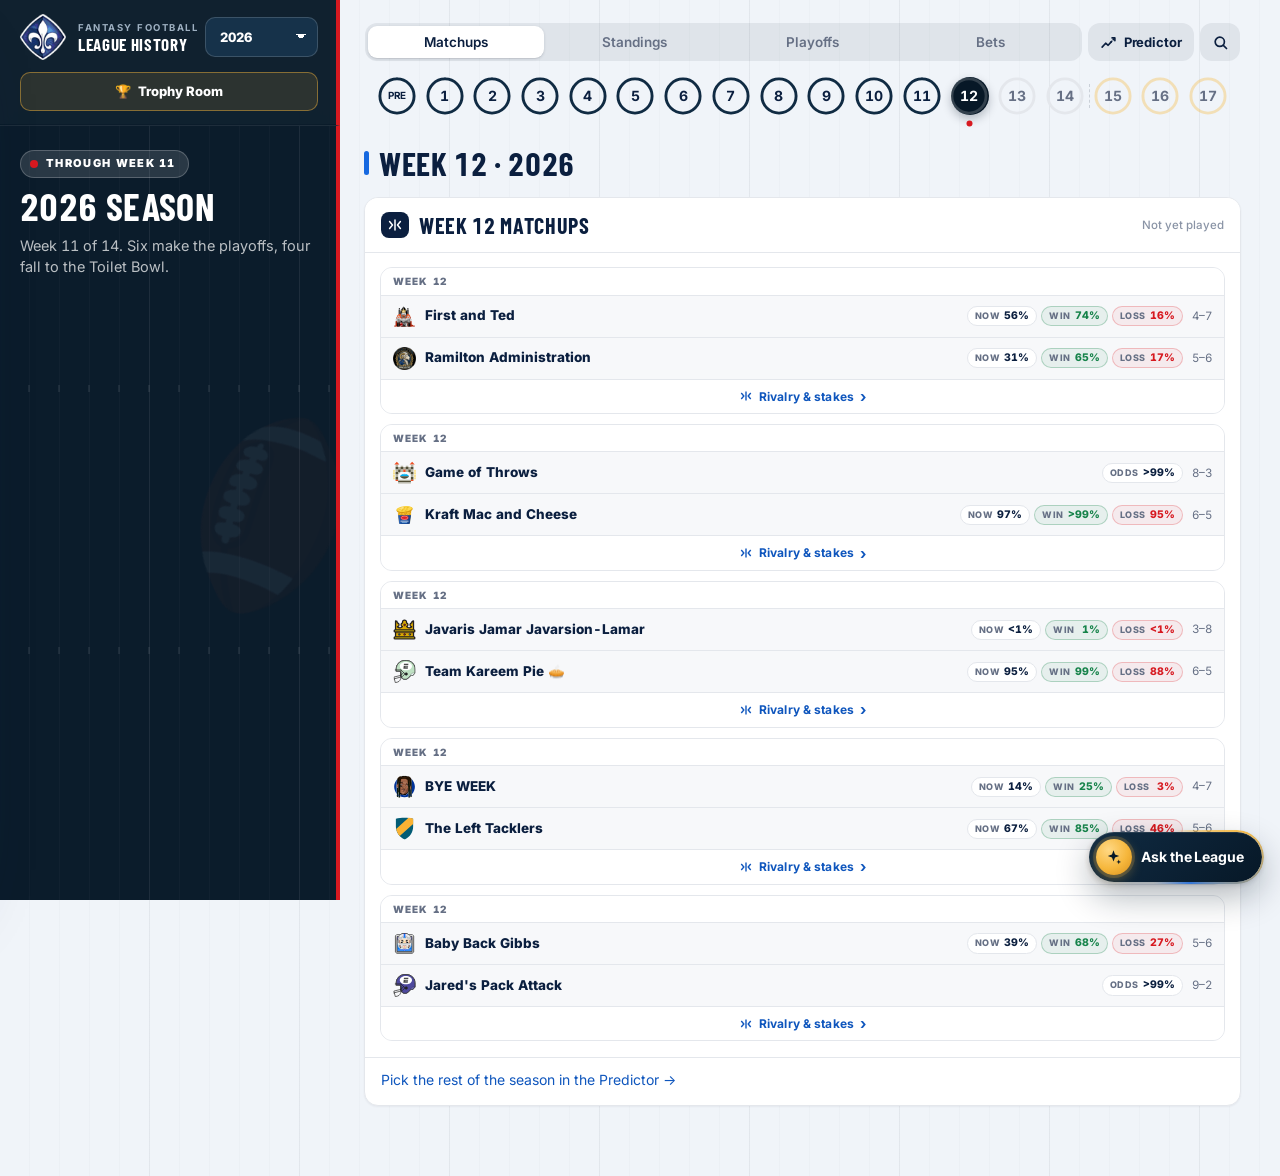
<file: index.html>
<!doctype html>
<html lang="en">
<head>
  <meta charset="utf-8" />
  <meta name="viewport" content="width=device-width, initial-scale=1" />
  <title>League History</title>
  <link rel="canonical" href="2026.html" />
  <!-- The site opens on the season in progress. The all-time record book that
       used to live here now has its own page, linked below and from the crest
       in the header of every season page. Redirecting rather than duplicating
       keeps 2026.html the one copy of the live season. -->
  <meta http-equiv="refresh" content="0; url=2026.html" />
  <link rel="manifest" href="manifest.webmanifest" />
  <meta name="theme-color" content="#071827" />
  <link rel="icon" href="icons/favicon-32.png" sizes="32x32" />
  <style>
    body {
      margin: 0;
      min-height: 100vh;
      display: flex;
      flex-direction: column;
      align-items: center;
      justify-content: center;
      gap: 14px;
      background: #071827;
      color: #eef2f6;
      font-family: Inter, ui-sans-serif, system-ui, -apple-system, "Segoe UI", sans-serif;
      text-align: center;
      padding: 24px;
    }
    p { margin: 0; font-size: 14px; color: #9fb2c4; }
    a { color: #fff; font-weight: 800; text-decoration: none; border-bottom: 2px solid #d71920; padding-bottom: 2px; }
  </style>
</head>
<body>
  <p>Taking you to the 2026 season&hellip;</p>
  <p><a href="2026.html">2026 Season</a> &nbsp;·&nbsp; <a href="alltime.html">All-Time Record Book</a></p>
  <script>location.replace('2026.html');</script>
</body>
</html>
</file>
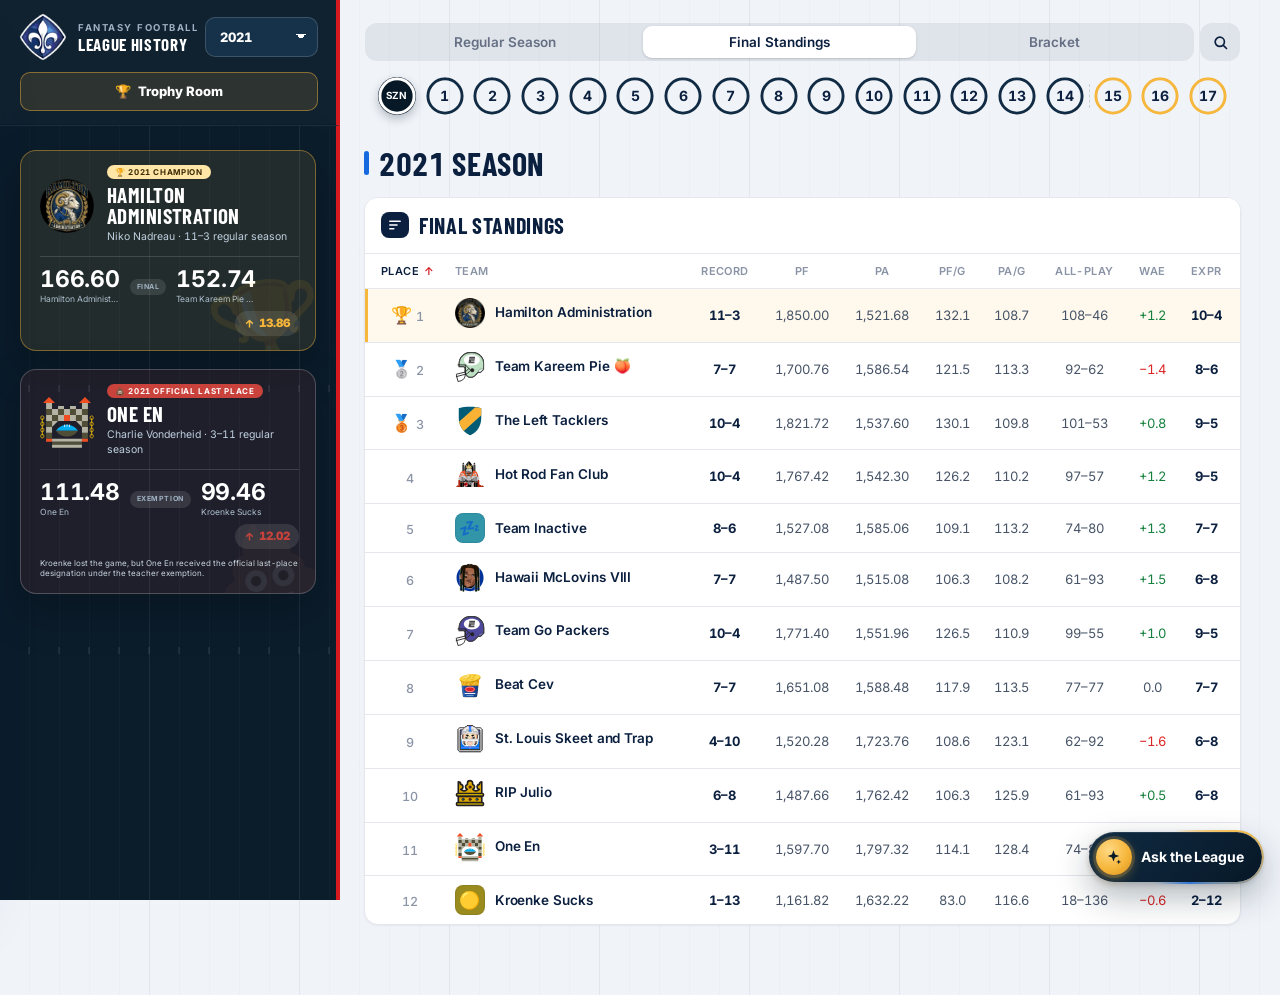
<file: 2021.html>
<!DOCTYPE html>
<html lang="en">
<head>
  <meta charset="UTF-8" />
  <meta name="viewport" content="width=device-width, initial-scale=1.0, viewport-fit=cover" />
  <meta name="description" content="2021 fantasy football league history, standings, schedules, and playoff brackets." />
  <title>League History · 2021</title>
  <link rel="manifest" href="manifest.webmanifest" />
  <link rel="preconnect" href="https://fonts.googleapis.com" />
  <link rel="preconnect" href="https://fonts.gstatic.com" crossorigin />
  <link href="https://fonts.googleapis.com/css2?family=Barlow+Condensed:wght@600;700&family=Inter:wght@400;500;600;700&display=swap" rel="stylesheet" />
  <meta name="theme-color" content="#071827" />
  <meta name="mobile-web-app-capable" content="yes" />
  <meta name="apple-mobile-web-app-capable" content="yes" />
  <meta name="apple-mobile-web-app-status-bar-style" content="black-translucent" />
  <meta name="apple-mobile-web-app-title" content="League History" />
  <link rel="icon" href="icons/favicon-32.png" sizes="32x32" type="image/png" />
  <link rel="icon" href="icons/icon-192.png" sizes="192x192" type="image/png" />
  <link rel="apple-touch-icon" href="icons/apple-touch-icon.png" />
  <script src="pwa.js" defer></script>
  <script src="chat.js" defer></script>
  <script src="player-card.js?v=2" defer></script>
  <style>
    /* Moving between pages (a season from the menu, a Season History link)
       crossfades where the browser supports it, instead of flashing white. */
    @view-transition { navigation: auto; }

    :root {
      --ink: #0b1726;
      --muted: #637083;
      --line: #dce3eb;
      --surface: #ffffff;
      --surface-2: #f5f7fa;
      --page: #eef2f6;
      --navy: #071827;
      --navy-2: #102b43;
      --blue: #1769e0;
      --blue-2: #0f56bd;
      --red: #d71920;
      --gold: #f6b73c;
      --green: #16834a;
      --shadow: 0 14px 34px rgba(6, 14, 26, 0.12);
      --shadow-lg: 0 26px 60px rgba(6, 14, 26, 0.18);
      --radius: 18px;
    }

    * { box-sizing: border-box; }

    html { scroll-behavior: smooth; }

    body {
      margin: 0;
      color: var(--ink);
      background:
        var(--page);
      font-family: Inter, ui-sans-serif, -apple-system, BlinkMacSystemFont, "Segoe UI", Roboto, Helvetica, Arial, sans-serif;
      min-height: 100vh;
    }

    button, select { font: inherit; }
    button { cursor: pointer; }

    .topbar {
      position: sticky;
      top: 0;
      z-index: 40;
      background: rgba(7, 24, 39, .96);
      backdrop-filter: blur(16px);
      border-bottom: 1px solid rgba(255,255,255,.08);
      color: #fff;
    }

    .topbar-inner {
      width: min(1220px, calc(100% - 32px));
      margin: 0 auto;
      min-height: 72px;
      display: flex;
      align-items: center;
      justify-content: space-between;
      gap: 18px;
    }

    .brand {
      display: flex;
      align-items: center;
      gap: 12px;
      min-width: 0;
    }

    .brand {
      color: inherit;
      text-decoration: none;
    }

    /* The league crest. It is a diamond with its own white outline, so it
       needs no plate behind it and no shape cut around it. */
    .brand-mark {
      width: 46px;
      height: 46px;
      display: grid;
      place-items: center;
      flex: 0 0 auto;
    }

    .brand-mark img {
      display: block;
      width: 100%;
      height: 100%;
      object-fit: contain;
    }

    .brand-copy { min-width: 0; }
    .brand-kicker {
      display: block;
      font-size: 10px;
      letter-spacing: .22em;
      text-transform: uppercase;
      color: #9eb0c1;
      font-weight: 800;
      margin-bottom: 2px;
    }
    .brand-title {
      display: block;
      white-space: nowrap;
      overflow: hidden;
      text-overflow: ellipsis;
      font-size: 19px;
      font-weight: 800;
      letter-spacing: -.02em;
    }

    .year-control {
      display: flex;
      align-items: center;
      gap: 10px;
      color: #c9d5df;
      font-size: 13px;
      font-weight: 700;
    }

    .year-control select {
      appearance: none;
      color: #fff;
      background: #16324a;
      border: 1px solid rgba(255,255,255,.16);
      border-radius: 10px;
      padding: 10px 38px 10px 14px;
      font-weight: 800;
      outline: none;
      background-image:
        linear-gradient(45deg, transparent 50%, #fff 50%),
        linear-gradient(135deg, #fff 50%, transparent 50%);
      background-position: calc(100% - 16px) 16px, calc(100% - 11px) 16px;
      background-size: 5px 5px, 5px 5px;
      background-repeat: no-repeat;
    }

    .hero {
      color: #fff;
      border-bottom: 4px solid var(--red);
    }

    .hero-inner {
      width: min(1220px, calc(100% - 32px));
      margin: 0 auto;
      padding: 36px 0;
      display: grid;
      grid-template-columns: minmax(0, 1fr) minmax(330px, 430px);
      gap: 32px;
      align-items: center;
    }

    .season-hero-title {
      min-width: 0;
    }

    .eyebrow {
      color: #9fc4ff;
      text-transform: uppercase;
      letter-spacing: .19em;
      font-size: 11px;
      font-weight: 900;
      margin-bottom: 10px;
    }

    .hero h1 {
      font-size: clamp(54px, 8vw, 92px);
      line-height: .9;
      letter-spacing: -.06em;
      margin: 0;
      max-width: 760px;
    }

    .champ-card {
      justify-self: end;
      width: min(100%, 430px);
      border-radius: 22px;
      padding: 22px;
      background: rgba(255,255,255,.10);
      border: 1px solid rgba(255,255,255,.17);
      box-shadow: 0 24px 65px rgba(0,0,0,.28);
      position: relative;
      overflow: hidden;
    }


    .champ-label {
      display: flex;
      align-items: center;
      gap: 8px;
      color: #ffe2a3;
      font-size: 11px;
      text-transform: uppercase;
      letter-spacing: .16em;
      font-weight: 900;
    }

    .champ-team {
      display: flex;
      align-items: center;
      gap: 15px;
      margin: 18px 0;
    }

    .champ-team .team-badge { width: 62px; height: 62px; font-size: 29px; }
    .champ-team h2 { margin: 0; font-size: 26px; letter-spacing: -.035em; }
    .champ-team span { color: #bcd0e1; font-size: 13px; }

    .champ-score {
      display: grid;
      grid-template-columns: 1fr auto 1fr;
      align-items: center;
      gap: 12px;
      padding-top: 16px;
      border-top: 1px solid rgba(255,255,255,.13);
    }

    .champ-score strong { display: block; font-size: 22px; }
    .champ-score small { color: #aebdca; }
    .champ-score .versus { font-size: 11px; color: #7690a7; font-weight: 900; }
    .champ-score > div:last-child { text-align: right; }

    main {
      width: min(1220px, calc(100% - 32px));
      margin: 0 auto;
      padding: 30px 0 70px;
    }

    .season-strip {
      display: grid;
      grid-template-columns: repeat(4, 1fr);
      gap: 12px;
      margin-top: -18px;
      position: relative;
      z-index: 3;
    }

    .metric-card {
      background: var(--surface);
      border: 1px solid var(--line);
      border-radius: 14px;
      padding: 16px 17px;
      box-shadow: 0 8px 24px rgba(7,24,39,.07);
      min-width: 0;
    }

    .metric-card small {
      display: block;
      text-transform: uppercase;
      letter-spacing: .12em;
      color: var(--muted);
      font-size: 9px;
      font-weight: 900;
      margin-bottom: 7px;
    }

    .metric-card strong {
      display: block;
      white-space: nowrap;
      overflow: hidden;
      text-overflow: ellipsis;
      font-size: 16px;
      letter-spacing: -.025em;
    }

    .metric-card span { color: var(--muted); font-size: 12px; }

    .page-toolbar {
      margin: 28px 0 18px;
      display: flex;
      align-items: end;
      justify-content: space-between;
      gap: 20px;
    }

    .page-title h2 {
      margin: 0;
      font-size: 28px;
      letter-spacing: -.04em;
    }

    .page-title p {
      margin: 6px 0 0;
      color: var(--muted);
      font-size: 14px;
    }

    .view-tabs {
      display: inline-flex;
      gap: 4px;
      background: #e4e9ef;
      padding: 4px;
      border-radius: 12px;
      flex-wrap: wrap;
    }

    .view-tab {
      border: 0;
      border-radius: 9px;
      padding: 10px 14px;
      color: #536174;
      background: transparent;
      font-size: 13px;
      font-weight: 800;
      transition: .18s ease;
    }

    .view-tab:hover { color: var(--ink); }
    .view-tab.active {
      color: #fff;
      background: var(--navy-2);
      box-shadow: 0 5px 14px rgba(7,24,39,.18);
    }

    .view-panel { display: none; }
    .view-panel.active { display: block; animation: panelIn .2s ease; }
    @keyframes panelIn { from { opacity: 0; transform: translateY(5px); } to { opacity: 1; transform: none; } }

    .division-grid {
      display: grid;
      grid-template-columns: repeat(2, minmax(0, 1fr));
      gap: 18px;
    }

    .card {
      background: var(--surface);
      border: 1px solid var(--line);
      border-radius: var(--radius);
      box-shadow: var(--shadow);
      overflow: hidden;
    }

    .card-head {
      display: flex;
      align-items: center;
      justify-content: space-between;
      gap: 12px;
      padding: 19px 20px;
      background: #fbfcfd;
      border-bottom: 1px solid var(--line);
    }

    .card-head h3 {
      margin: 0;
      display: flex;
      align-items: center;
      gap: 9px;
      font-size: 18px;
      letter-spacing: -.025em;
    }

    .division-chip {
      display: inline-flex;
      align-items: center;
      justify-content: center;
      min-width: 28px;
      height: 28px;
      padding: 0 8px;
      border-radius: 8px;
      background: var(--navy);
      color: #fff;
      font-size: 11px;
      font-weight: 900;
    }

    .chip-icon {
      width: 16px;
      height: 16px;
      display: block;
      fill: none;
      stroke: currentColor;
      stroke-width: 1.5;
      stroke-linecap: round;
      stroke-linejoin: round;
    }

    /* An icon needs no side padding; a bare letter or number still does. */
    .division-chip:has(.chip-icon) { padding: 0; width: 28px; }

    .card-head > span { color: var(--muted); font-size: 12px; }

    .table-wrap { overflow-x: auto; }

    table {
      width: 100%;
      border-collapse: collapse;
      min-width: 555px;
    }

    th {
      color: #6b7788;
      font-size: 10px;
      letter-spacing: .09em;
      text-transform: uppercase;
      font-weight: 900;
      padding: 12px 14px;
      text-align: right;
      border-bottom: 1px solid var(--line);
      background: #fbfcfd;
      /* Without this "W–L" breaks at its dash the moment the column is
         squeezed, and the header stacks onto two lines. */
      white-space: nowrap;
    }

    th:first-child, th:nth-child(2) { text-align: left; }

    td {
      padding: 13px 14px;
      border-bottom: 1px solid #edf0f3;
      font-size: 13px;
      text-align: right;
      white-space: nowrap;
    }

    tr:last-child td { border-bottom: 0; }
    tbody tr { transition: background .15s ease; }
    tbody tr:hover { background: #f5f8fb; }
    td:first-child, td:nth-child(2) { text-align: left; }

    .rank {
      color: #7a8796;
      font-weight: 900;
      width: 36px;
    }

    /* `td` keeps every cell on one line so the numbers never wrap. The team
       cell has to opt out: a long enough name held on one line pushes the
       whole table past its container and puts a scrollbar under a desktop
       standings table that otherwise fits. It wraps inside its column now,
       and the column still cannot fall below 250px. */
    .team-cell { min-width: 250px; white-space: normal; }
    .team-cell .team-button { min-width: 0; }
    .team-cell .team-meta { min-width: 0; }
    .team-cell .team-name { overflow-wrap: anywhere; }
    .team-button {
      display: inline-flex;
      align-items: center;
      gap: 10px;
      padding: 0;
      border: 0;
      background: none;
      color: var(--blue-2);
      font-weight: 800;
      text-align: left;
    }
    .team-button:hover .team-name { text-decoration: underline; }

    .team-badge {
      width: 34px;
      height: 34px;
      display: inline-grid;
      place-items: center;
      border-radius: 10px;
      font-size: 17px;
      color: #fff;
      background: var(--team-color, var(--navy-2));
      border: 2px solid rgba(255,255,255,.5);
      box-shadow: 0 0 0 1px rgba(7,24,39,.12), inset 0 -8px 14px rgba(0,0,0,.13);
      flex: 0 0 auto;
    }

    .team-meta { display: flex; flex-direction: column; gap: 2px; }
    .team-name { color: var(--blue-2); font-size: 13px; }
    .owner { color: var(--muted); font-size: 11px; font-weight: 600; }

    .record { font-weight: 900; }
    .positive { color: var(--green); }
    .negative { color: #c92929; }
    .muted { color: var(--muted); }

    .final-card .card-head { padding-bottom: 15px; }
    .final-table { min-width: 900px; }
    .final-table .place { width: 56px; }
    .final-table .team-cell { min-width: 300px; }
    .champion-row { background: rgba(246,183,60,.12); }
    .champion-row:hover { background: rgba(246,183,60,.16); }
    .place-medal { font-size: 17px; margin-right: 4px; }

    .sort-button {
      width: 100%;
      display: inline-flex;
      align-items: center;
      justify-content: flex-start;
      gap: 5px;
      padding: 0;
      border: 0;
      background: transparent;
      color: inherit;
      font: inherit;
      text-transform: inherit;
      letter-spacing: inherit;
      white-space: nowrap;
      cursor: pointer;
    }

    .sort-button:hover,
    .sort-button.active {
      color: var(--blue-2);
    }

    .sort-indicator {
      min-width: 10px;
      font-size: 11px;
      line-height: 1;
      color: var(--red);
    }

    .bracket-card { padding: 0; }

    .bracket-head {
      min-height: 0;
    }

    .bracket-head > div {
      display: flex;
      align-items: center;
    }

    .bracket-head h3 {
      margin: 0;
    }

    .bracket-head {
      padding: 20px 22px;
      border-bottom: 1px solid var(--line);
      display: flex;
      align-items: center;
      justify-content: space-between;
      gap: 14px;
      background: #fbfcfd;
    }
    .bracket-head h3 { margin: 0; font-size: 19px; }
    .bracket-head p { margin: 4px 0 0; color: var(--muted); font-size: 12px; }
    .bracket-tag {
      color: #fff;
      background: var(--red);
      font-size: 10px;
      font-weight: 900;
      letter-spacing: .1em;
      text-transform: uppercase;
      border-radius: 999px;
      padding: 8px 11px;
      white-space: nowrap;
    }

    .bracket-scroll { overflow-x: auto; }
    .bracket {
      min-width: 1050px;
      display: grid;
      grid-template-columns: repeat(3, 1fr);
      gap: 28px;
      padding: 24px;
      background:
        linear-gradient(rgba(255,255,255,.94), rgba(255,255,255,.94)),
        repeating-linear-gradient(90deg, #dfe7ef 0 1px, transparent 1px 48px),
        repeating-linear-gradient(0deg, #dfe7ef 0 1px, transparent 1px 48px);
    }

    .round {
      display: flex;
      flex-direction: column;
      min-width: 0;
    }

    .round-title {
      padding: 0 3px 12px;
      border-bottom: 3px solid var(--navy-2);
      margin-bottom: 18px;
    }
    .round-title strong { display: block; font-size: 13px; letter-spacing: .02em; }
    .round-title span { color: var(--muted); font-size: 10px; text-transform: uppercase; letter-spacing: .08em; }

    .round-games { display: flex; flex-direction: column; justify-content: space-around; flex: 1; gap: 18px; }
    .round-2 .round-games { padding: 60px 0; gap: 100px; }
    .round-3 .round-games { justify-content: center; padding: 140px 0; }

    .matchup {
      position: relative;
      background: #fff;
      border: 1px solid #cfd8e2;
      border-radius: 14px;
      padding: 8px 12px;
      box-shadow: 0 7px 18px rgba(7,24,39,.07);
    }

    .matchup-row {
      display: grid;
      grid-template-columns: 46px 1fr auto;
      align-items: center;
      gap: 8px;
      padding: 8px 2px;
      color: #7e8996;
      font-size: 12px;
    }
    .matchup-row + .matchup-row { border-top: 1px solid #edf0f3; }
    .matchup-row.winner { color: var(--ink); font-weight: 900; }
    .matchup-row .seed { color: #758191; font-size: 10px; font-weight: 900; white-space: nowrap; }
    .matchup-row .score { font-size: 15px; font-variant-numeric: tabular-nums; }
    .matchup-row .mini-team { display: flex; align-items: center; gap: 7px; min-width: 0; }
    .matchup-row .mini-team span:last-child { overflow: hidden; text-overflow: ellipsis; white-space: nowrap; }
    .mini-badge {
      width: 23px; height: 23px; border-radius: 7px; display: grid; place-items: center;
      color: #fff; font-size: 12px; background: var(--team-color, var(--navy));
      flex: 0 0 auto;
    }
    .bye { min-height: 94px; display: flex; flex-direction: column; justify-content: center; }
    .bye-label { padding: 6px 2px 2px 56px; color: #8a95a2; font-size: 10px; text-transform: uppercase; letter-spacing: .12em; font-weight: 900; }
    .championship-matchup {
      border: 2px solid var(--gold);
      box-shadow: 0 14px 34px rgba(246,183,60,.24);
    }
    .championship-matchup::before {
      content: "CHAMPION";
      position: absolute;
      right: 12px;
      top: -11px;
      padding: 4px 8px;
      border-radius: 999px;
      background: var(--gold);
      color: #2d2105;
      font-size: 8px;
      font-weight: 1000;
      letter-spacing: .1em;
    }


    .losers-card {
      margin-top: 22px;
    }

    .losers-card .bracket-head {
      background: #fffbfb;
    }

    .losers-card .bracket-tag {
      background: #a62f2b;
    }

    .losers-bracket .round-2 .round-games,
    .losers-bracket .round-3 .round-games {
      justify-content: center;
      padding: 68px 0;
      gap: 18px;
    }

    .matchup-kicker {
      margin: -1px 2px 5px;
      color: var(--muted);
      font-size: 9px;
      font-weight: 900;
      letter-spacing: .11em;
      text-transform: uppercase;
    }

    .matchup-path {
      margin-top: 6px;
      padding: 8px 2px 1px;
      border-top: 1px solid #edf0f3;
      color: #687585;
      font-size: 9px;
      font-weight: 900;
      letter-spacing: .06em;
      text-transform: uppercase;
    }

    .last-place-matchup {
      border: 2px solid #d6433d;
      box-shadow: 0 14px 34px rgba(214,67,61,.18);
    }

    .last-place-matchup::before {
      content: "LAST PLACE";
      position: absolute;
      right: 12px;
      top: -11px;
      padding: 4px 8px;
      border-radius: 999px;
      background: #d6433d;
      color: #fff;
      font-size: 8px;
      font-weight: 1000;
      letter-spacing: .12em;
    }

    .last-place-row {
      color: #a62f2b !important;
      font-weight: 900;
    }

    .source-note {
      margin-top: 14px;
      color: var(--muted);
      font-size: 11px;
      text-align: right;
    }

    .drawer-backdrop {
      position: fixed;
      inset: 0;
      z-index: 70;
      background: rgba(4, 14, 23, .64);
      opacity: 0;
      pointer-events: none;
      transition: opacity .22s ease;
      backdrop-filter: blur(3px);
    }
    .drawer-backdrop.open { opacity: 1; pointer-events: auto; }

    .team-drawer {
      position: fixed;
      z-index: 80;
      top: 0;
      right: 0;
      width: min(680px, 100%);
      height: 100dvh;
      background: #f6f8fa;
      box-shadow: -25px 0 65px rgba(0,0,0,.25);
      transform: translateX(104%);
      transition: transform .26s cubic-bezier(.2,.8,.2,1);
      display: flex;
      flex-direction: column;
    }
    .team-drawer.open { transform: translateX(0); }

    /* Desktop: the team panel opens on the left, leaving the right of the
       screen for a player card opened from it. */
    @media (min-width: 761px) {
      .team-drawer { left: 0; right: auto; transform: translateX(-104%); box-shadow: 25px 0 65px rgba(0,0,0,.25); }
      .team-drawer.open { transform: translateX(0); }
    }

    .drawer-hero {
      padding: 22px;
      color: #fff;
      background: var(--drawer-color, var(--navy-2));
      position: relative;
      overflow: hidden;
    }
    .drawer-hero::after {
      content: "";
      position: absolute;
      width: 260px; height: 260px;
      right: -120px; top: -110px;
      border-radius: 50%;
      background: rgba(255,255,255,.08);
    }

    .drawer-close {
      position: absolute;
      top: 16px; right: 16px;
      z-index: 2;
      width: 38px; height: 38px;
      border: 1px solid rgba(255,255,255,.22);
      background: rgba(255,255,255,.1);
      color: #fff;
      border-radius: 10px;
      font-size: 22px;
      line-height: 1;
    }

    .drawer-team {
      display: flex;
      align-items: center;
      gap: 15px;
      padding-right: 46px;
    }
    .drawer-team .team-badge { width: 58px; height: 58px; font-size: 28px; }
    .drawer-team > div { min-width: 0; }
    /* With somewhere to go back to, the back button leads the row. */
    .drawer-team:has(> .pp-back:not([hidden])) { gap: 12px; }
    .drawer-team h2 { margin: 0 0 4px; font-size: 25px; letter-spacing: -.04em; }
    .drawer-team p { margin: 0; color: rgba(255,255,255,.72); font-size: 13px; }
    .drawer-year {
      display: inline-block; margin-bottom: 6px; padding: 2px 8px; border-radius: 999px;
      background: rgba(255,255,255,.16); color: #fff;
      font-size: 10px; font-weight: 900; letter-spacing: .1em; text-transform: uppercase;
    }

    .drawer-stats {
      display: grid;
      grid-template-columns: repeat(4, 1fr);
      gap: 8px;
      margin-top: 18px;
    }
    .drawer-stat {
      background: rgba(255,255,255,.09);
      border: 1px solid rgba(255,255,255,.12);
      border-radius: 10px;
      padding: 10px;
    }
    .drawer-stat small { display: block; color: rgba(255,255,255,.63); font-size: 8px; letter-spacing: .1em; text-transform: uppercase; font-weight: 900; margin-bottom: 5px; }
    .drawer-stat strong { font-size: 14px; }
    .drawer-stats-body { display: none; }

    .drawer-body {
      flex: 1;
      overflow: auto;
      padding: 18px;
    }

    .schedule-section { margin-bottom: 20px; }
    .schedule-heading {
      display: flex;
      justify-content: space-between;
      align-items: center;
      margin: 0 2px 10px;
    }
    .schedule-heading h3 { margin: 0; font-size: 15px; }
    .schedule-heading span { color: var(--muted); font-size: 11px; }

    .schedule-list {
      background: #fff;
      border: 1px solid var(--line);
      border-radius: 14px;
      overflow: hidden;
    }
    .schedule-row {
      display: grid;
      grid-template-columns: 54px 34px 1fr auto;
      gap: 10px;
      align-items: center;
      padding: 11px 12px;
      border-bottom: 1px solid #edf0f3;
    }
    .schedule-row:last-child { border-bottom: 0; }
    /* A playoff label ("Losers Bracket · Last-Place Game") is far longer than
       "Week 3", so on playoff rows it takes a line of its own above the game
       instead of wrapping inside the narrow week column. */
    .schedule-row.post { grid-template-columns: 34px 1fr auto; row-gap: 6px; }
    .schedule-row.post .schedule-week { grid-column: 1 / -1; }
    .schedule-week { color: var(--muted); font-size: 10px; font-weight: 900; text-transform: uppercase; letter-spacing: .05em; }
    .result-pill {
      width: 27px; height: 27px; border-radius: 8px; display: grid; place-items: center;
      font-size: 11px; font-weight: 1000; color: #fff;
    }
    .result-pill.win { background: var(--green); }
    .result-pill.loss { background: #c73535; }
    .result-pill.bye { background: #8693a1; }
    /* The opponent in a schedule row opens that team's season in its place. */
    .schedule-opponent {
      min-width: 0; padding: 0; border: 0; background: none; font: inherit; color: inherit;
      text-align: left; cursor: pointer;
    }
    .schedule-opponent strong {
      text-decoration: underline dotted rgba(23, 105, 224, .55) 1.5px; text-underline-offset: 3px;
    }
    @media (hover: hover) { .schedule-opponent:hover strong { color: var(--blue); text-decoration-style: solid; text-decoration-color: var(--blue); } }
    .schedule-opponent strong { display: block; font-size: 12px; overflow: hidden; text-overflow: ellipsis; white-space: nowrap; }
    .schedule-opponent span { color: var(--muted); font-size: 10px; }
    .schedule-score { text-align: right; font-size: 12px; }
    .schedule-score strong { display: block; font-size: 13px; font-variant-numeric: tabular-nums; }
    .schedule-score span { color: var(--muted); font-size: 10px; }


    .mobile-stat-strip,
    .mobile-sort-control {
      display: none;
    }

    .mobile-stat-strip {
      margin-top: 5px;
      grid-template-columns: repeat(5, minmax(0, 1fr));
      gap: 3px;
    }

    .mobile-stat {
      min-width: 0;
      padding: 3px 2px;
      border-radius: 5px;
      background: #f3f6f9;
      text-align: center;
    }

    .mobile-stat small {
      display: block;
      color: #7a8796;
      font-size: 7px;
      font-weight: 900;
      letter-spacing: .05em;
      line-height: 1;
      text-transform: uppercase;
    }

    .mobile-stat strong {
      display: block;
      margin-top: 2px;
      color: var(--ink);
      font-size: 9px;
      line-height: 1.05;
      font-variant-numeric: tabular-nums;
      white-space: nowrap;
    }

    .mobile-sort-control {
      align-items: center;
      gap: 7px;
      color: var(--muted);
      font-size: 10px;
      font-weight: 900;
      text-transform: uppercase;
      letter-spacing: .06em;
    }

    .mobile-sort-control select {
      min-width: 112px;
      border: 1px solid #ccd5df;
      border-radius: 8px;
      background: #fff;
      color: var(--ink);
      padding: 7px 28px 7px 8px;
      font-size: 11px;
      font-weight: 800;
    }


    .mobile-winner-tree {
      display: none;
    }


    /* Subtle championship styling, mirroring the red tint used for the losers bracket. */
    .winners-card .bracket-head {
      background: #fffae9;
      border-bottom-color: #ead58b;
    }

    /* Playoff team names open the same schedule drawer used by the standings. */
    .bracket-team-button {
      width: 100%;
      min-width: 0;
      margin: 0;
      padding: 0;
      border: 0;
      background: transparent;
      color: inherit;
      font: inherit;
      cursor: pointer;
      text-align: left;
    }

    .bracket-team-button:hover .bracket-team-name,
    .bracket-team-button:focus-visible .bracket-team-name {
      color: var(--blue-2);
      text-decoration: underline;
    }

    .bracket-team-button:focus-visible {
      outline: 2px solid var(--blue-2);
      outline-offset: 3px;
      border-radius: 6px;
    }

    .bracket-team-name {
      min-width: 0;
      text-align: center;
    }

    .bracket-team-name.multiline {
      text-align: left;
    }

    /* Keep every logo optically centered inside its tile in the winner's bracket. */
    .winners-card .mini-badge,
    .mobile-winner-tree .mini-badge {
      display: inline-flex;
      align-items: center;
      justify-content: center;
      text-align: center;
      line-height: 1;
    }


    .mobile-sort-direction {
      width: 30px;
      height: 30px;
      display: inline-grid;
      place-items: center;
      flex: 0 0 auto;
      border: 1px solid #ccd5df;
      border-radius: 8px;
      background: #fff;
      color: var(--ink);
      font-size: 14px;
      font-weight: 1000;
      cursor: pointer;
    }

    .mobile-sort-direction:hover,
    .mobile-sort-direction:focus-visible {
      border-color: var(--blue);
      color: var(--blue-2);
    }


    .single-standings {
      grid-template-columns: 1fr;
    }

    .two-round-bracket {
      grid-template-columns: repeat(2, minmax(0, 1fr));
    }

    @media (max-width: 700px) {
      .two-round-bracket {
        grid-template-columns: 1fr;
      }
    }

    /* A short run of yard ticks closes the page out. */
    .footer::before {
      content: "";
      display: block;
      width: min(360px, 52%);
      height: 7px;
      margin: 0 auto 15px;
      background: repeating-linear-gradient(90deg, currentColor 0 1px, transparent 1px 15px);
      opacity: .45;
    }

    .footer {
      padding: 26px 16px 34px;
      text-align: center;
      color: #718092;
      font-size: 11px;
    }

    @media (max-width: 900px) {
      .hero-inner { grid-template-columns: 1fr; }
      .champ-card { justify-self: stretch; width: 100%; }
      .season-strip { grid-template-columns: repeat(2, 1fr); }
      .division-grid { grid-template-columns: 1fr; }
      .page-toolbar { align-items: stretch; flex-direction: column; }
      .view-tabs { align-self: stretch; }
      .view-tab { flex: 1; }
    }


    @media (max-width: 700px) {
      .topbar-inner, .hero-inner, main { width: min(100% - 12px, 1220px); }
      .topbar-inner { min-height: 56px; }
      .brand-kicker { display: none; }
      .brand-title { font-size: 15px; }
      .brand-mark { width: 36px; height: 36px; }
      .year-control > span { display: none; }
      .year-control select { padding: 7px 27px 7px 9px; font-size: 12px; }

      .hero-inner {
        padding: 20px 0 18px;
        gap: 12px;
      }

      .hero h1 { font-size: 38px; }

      .champ-card {
        padding: 13px;
        border-radius: 14px;
      }

      .champ-label { font-size: 8px; margin-bottom: 9px; }
      .champ-team { gap: 8px; }
      .champ-team .team-badge { width: 38px; height: 38px; font-size: 18px; }
      .champ-team h2 { font-size: 17px; }
      .champ-team span { font-size: 10px; }
      .champ-score { margin-top: 11px; padding-top: 10px; }
      .champ-score strong { font-size: 19px; }
      .champ-score small { font-size: 8px; }

      .season-strip {
        grid-template-columns: 1fr 1fr;
        gap: 6px;
        margin-top: -8px;
      }

      .metric-card {
        min-height: 0;
        padding: 9px 10px;
        border-radius: 11px;
      }

      .metric-card small { margin-bottom: 4px; font-size: 7px; }
      .metric-card strong { font-size: 12px; }
      .metric-card span { font-size: 9px; }

      .page-toolbar {
        margin: 15px 0 9px;
        gap: 8px;
      }

      .page-title h2 { font-size: 21px; }
      .page-title p { margin-top: 3px; font-size: 10px; }

      .division-grid { gap: 9px; }

      .card {
        border-radius: 12px;
        box-shadow: 0 5px 16px rgba(7,24,39,.07);
      }

      .card-head,
      .bracket-head {
        padding: 11px 12px;
      }

      .card-head h3,
      .bracket-head h3 {
        font-size: 15px;
      }

      .card-head > span { font-size: 9px; }
      .division-chip { min-width: 23px; height: 23px; border-radius: 6px; font-size: 9px; }

      /* Compact regular-season rows: all stats remain visible inside each team row. */
      #regular .table-wrap,
      #panel-standings .table-wrap,
      #final .table-wrap {
        overflow: visible;
      }

      #regular table,
      #panel-standings table,
      #regular tbody,
      #final table,
      #final tbody {
        display: block;
        width: 100%;
        min-width: 0;
      }

      #regular thead,
      #panel-standings thead,
      #final thead {
        display: none;
      }

      #regular tbody tr,
      #final tbody tr {
        display: grid;
        grid-template-columns: 24px minmax(0, 1fr);
        align-items: center;
        min-height: 0;
        padding: 7px 8px;
        border-bottom: 1px solid #edf0f3;
      }

      #regular tbody tr:last-child,
      #final tbody tr:last-child {
        border-bottom: 0;
      }

      #regular td,
      #panel-standings td,
      #final td {
        padding: 0;
        border: 0;
        text-align: left;
        white-space: normal;
      }

      #regular td.rank,
      #panel-standings td.rank,
      #final td.rank {
        grid-column: 1;
        width: auto;
        color: #738090;
        font-size: 11px;
        text-align: center;
      }

      #regular td.team-cell,
      #panel-standings td.team-cell,
      #final td.team-cell {
        grid-column: 2;
        min-width: 0;
        display: flex;
        flex-wrap: wrap;
        align-items: center;
      }

      /* Seed and clinch markers ride beside the name; the stat strip takes
         the next row. A later rule stretches the button to the full cell. */
      td.team-cell .team-button { flex: 0 1 auto; width: auto; max-width: 100%; min-width: 0; }
      td.team-cell .team-button .team-meta { min-width: 0; }
      td.team-cell .team-button .team-name { overflow: hidden; text-overflow: ellipsis; white-space: nowrap; }
      td.team-cell .team-flags { flex: 0 0 auto; }
      td.team-cell .mobile-stat-strip { flex: 1 0 100%; }

      #regular td:not(.rank):not(.team-cell),
      #panel-standings td:not(.rank):not(.team-cell),
      #final td:not(.rank):not(.team-cell) {
        display: none;
      }

      .team-button {
        width: 100%;
        gap: 6px;
      }

      .team-badge {
        width: 27px;
        height: 27px;
        border-radius: 7px;
        font-size: 13px;
      }

      .team-meta {
        min-width: 0;
        gap: 0;
      }

      .team-name {
        display: block;
        max-width: 100%;
        overflow: hidden;
        color: var(--blue-2);
        font-size: 10.5px;
        line-height: 1.1;
        text-overflow: ellipsis;
        white-space: nowrap;
      }

      .owner {
        font-size: 8.5px;
        line-height: 1.15;
      }

      .mobile-stat-strip { display: grid; }

      .final-card .card-head {
        flex-wrap: wrap;
        padding-bottom: 10px;
      }

      .final-card .card-head > span {
        display: none;
      }

      .mobile-sort-control {
        display: inline-flex;
        margin-left: auto;
      }

      .place-medal {
        display: block;
        margin: 0;
        font-size: 13px;
        line-height: 1;
      }

      /* Brackets become dense round sections instead of a wide scrolling canvas. */
      .bracket-card { margin-top: 0; }
      .losers-card { margin-top: 10px; }

      .bracket-head {
        align-items: center;
        padding-top: 10px;
        padding-bottom: 10px;
      }

      .bracket-scroll {
        overflow: visible;
      }

      .bracket {
        min-width: 0;
        grid-template-columns: 1fr;
        gap: 8px;
        padding: 8px;
        background:
          linear-gradient(rgba(255,255,255,.96), rgba(255,255,255,.96)),
          repeating-linear-gradient(90deg, #e8edf2 0 1px, transparent 1px 28px),
          repeating-linear-gradient(0deg, #e8edf2 0 1px, transparent 1px 28px);
      }

      .round-title {
        margin-bottom: 7px;
        padding: 0 2px 5px;
        border-bottom-width: 2px;
      }

      .round-title strong { font-size: 11px; }
      .round-title span { font-size: 8px; }

      .round-games,
      .round-2 .round-games,
      .round-3 .round-games,
      .losers-bracket .round-2 .round-games,
      .losers-bracket .round-3 .round-games {
        display: grid;
        grid-template-columns: repeat(2, minmax(0, 1fr));
        justify-content: stretch;
        gap: 6px;
        padding: 0;
      }

      .round-3 .round-games,
      .losers-bracket .round-2 .round-games,
      .losers-bracket .round-3 .round-games {
        grid-template-columns: 1fr;
      }

      .matchup {
        min-width: 0;
        padding: 5px 6px;
        border-radius: 9px;
        box-shadow: 0 3px 9px rgba(7,24,39,.06);
      }

      .matchup-row {
        grid-template-columns: 27px minmax(0, 1fr) auto;
        gap: 4px;
        padding: 5px 0;
        font-size: 9px;
      }

      .matchup-row .seed { font-size: 7.5px; }
      .matchup-row .score { font-size: 10px; }
      .matchup-row .mini-team { gap: 4px; align-items: flex-start; }
      .matchup-row .mini-team span:last-child {
        overflow: visible;
        font-size: 8.5px;
        line-height: 1.12;
        text-overflow: clip;
        white-space: normal;
      }

      .mini-badge {
        width: 18px;
        height: 18px;
        border-radius: 5px;
        font-size: 9px;
      }

      .bye {
        min-height: 0;
      }

      .bye-label {
        padding: 3px 0 1px 31px;
        font-size: 7px;
      }

      .matchup-kicker {
        margin-bottom: 2px;
        font-size: 7px;
      }

      .matchup-path {
        margin-top: 3px;
        padding-top: 4px;
        font-size: 6.5px;
        line-height: 1.2;
      }

      .championship-matchup::before,
      .last-place-matchup::before {
        right: 7px;
        top: -8px;
        padding: 3px 5px;
        font-size: 6px;
      }


      /* Preserve a true three-round bracket on mobile for the championship side. */
      .winners-card .bracket-scroll {
        overflow: visible;
      }

      .winners-bracket {
        position: relative;
        display: grid;
        grid-template-columns: repeat(3, minmax(0, 1fr));
        gap: 6px;
        min-width: 0;
        padding: 8px 5px 10px;
      }

      .winners-bracket .round {
        position: relative;
        min-width: 0;
      }

      .winners-bracket .round-title {
        min-height: 29px;
        margin-bottom: 3px;
        padding: 0 1px 4px;
        text-align: center;
      }

      .winners-bracket .round-title strong {
        display: block;
        font-size: 8px;
        line-height: 1.05;
      }

      .winners-bracket .round-title span {
        display: block;
        margin-top: 2px;
        font-size: 6.5px;
        line-height: 1;
      }

      .winners-bracket .round-games,
      .winners-bracket .round-2 .round-games,
      .winners-bracket .round-3 .round-games {
        position: relative;
        display: grid;
        grid-template-columns: 1fr;
        grid-template-rows: repeat(8, minmax(0, 1fr));
        height: 330px;
        gap: 0;
        padding: 0;
      }

      .winners-bracket .round-1 .matchup:nth-child(1) { grid-row: 1 / 3; }
      .winners-bracket .round-1 .matchup:nth-child(2) { grid-row: 3 / 5; }
      .winners-bracket .round-1 .matchup:nth-child(3) { grid-row: 5 / 7; }
      .winners-bracket .round-1 .matchup:nth-child(4) { grid-row: 7 / 9; }

      .winners-bracket .round-2 .matchup:nth-child(1) { grid-row: 2 / 4; }
      .winners-bracket .round-2 .matchup:nth-child(2) { grid-row: 6 / 8; }

      .winners-bracket .round-3 .matchup:nth-child(1) { grid-row: 4 / 6; }

      .winners-bracket .matchup {
        position: relative;
        z-index: 2;
        align-self: center;
        width: 100%;
        min-width: 0;
        padding: 3px 4px;
        border-radius: 7px;
        box-shadow: 0 2px 7px rgba(7,24,39,.08);
      }

      .winners-bracket .matchup-row {
        grid-template-columns: 19px minmax(0, 1fr) 25px;
        gap: 2px;
        min-height: 25px;
        padding: 3px 0;
      }

      .winners-bracket .matchup-row .seed {
        font-size: 6px;
        line-height: 1.05;
        white-space: normal;
      }

      .winners-bracket .matchup-row .mini-team {
        min-width: 0;
        gap: 0;
      }

      .winners-bracket .mini-badge {
        display: none;
      }

      .winners-bracket .matchup-row .mini-team span:last-child {
        display: -webkit-box;
        overflow: hidden;
        font-size: 6.7px;
        font-weight: 850;
        line-height: 1.05;
        white-space: normal;
        -webkit-box-orient: vertical;
        -webkit-line-clamp: 2;
      }

      .winners-bracket .matchup-row .score {
        font-size: 7.2px;
      }

      .winners-bracket .bye {
        min-height: 0;
      }

      .winners-bracket .bye-label {
        padding: 1px 0 0 21px;
        font-size: 5.8px;
      }

      /* Connector geometry: Round 1 pairs feed the semifinals. */
      .winners-bracket .round-2 .round-games::before,
      .winners-bracket .round-3 .round-games::before {
        content: "";
        position: absolute;
        z-index: 1;
        top: 0;
        bottom: 0;
        left: -6px;
        width: 6px;
        pointer-events: none;
      }

      .winners-bracket .round-2 .round-games::before {
        background:
          linear-gradient(#aab5c1, #aab5c1) left 0 top 12.5% / 100% 1px no-repeat,
          linear-gradient(#aab5c1, #aab5c1) left 0 top 25% / 100% 1px no-repeat,
          linear-gradient(#aab5c1, #aab5c1) left 0 top 37.5% / 100% 1px no-repeat,
          linear-gradient(#aab5c1, #aab5c1) left 0 top 12.5% / 1px 25% no-repeat,
          linear-gradient(#aab5c1, #aab5c1) left 0 top 62.5% / 100% 1px no-repeat,
          linear-gradient(#aab5c1, #aab5c1) left 0 top 75% / 100% 1px no-repeat,
          linear-gradient(#aab5c1, #aab5c1) left 0 top 87.5% / 100% 1px no-repeat,
          linear-gradient(#aab5c1, #aab5c1) left 0 top 62.5% / 1px 25% no-repeat;
      }

      /* The two semifinal winners feed the title game. */
      .winners-bracket .round-3 .round-games::before {
        background:
          linear-gradient(#aab5c1, #aab5c1) left 0 top 25% / 100% 1px no-repeat,
          linear-gradient(#aab5c1, #aab5c1) left 0 top 50% / 100% 1px no-repeat,
          linear-gradient(#aab5c1, #aab5c1) left 0 top 75% / 100% 1px no-repeat,
          linear-gradient(#aab5c1, #aab5c1) left 0 top 25% / 1px 50% no-repeat;
      }

      .winners-bracket .championship-matchup::before {
        right: 4px;
        top: -7px;
        padding: 2px 4px;
        font-size: 5px;
      }


      /* Mobile winner's bracket: two persistent bracket lanes that merge at the title game. */
      .winners-card > .bracket-scroll {
        display: none;
      }

      .mobile-winner-tree {
        display: block;
        padding: 10px;
        background:
          linear-gradient(rgba(255,255,255,.97), rgba(255,255,255,.97)),
          repeating-linear-gradient(90deg, #e8edf2 0 1px, transparent 1px 28px),
          repeating-linear-gradient(0deg, #e8edf2 0 1px, transparent 1px 28px);
      }

      .mobile-bracket-stage {
        position: relative;
      }

      .mobile-bracket-stage + .mobile-bracket-stage {
        margin-top: 12px;
      }

      .mobile-stage-title {
        margin-bottom: 8px;
        padding: 0 4px 6px;
        border-bottom: 3px solid #162b42;
      }

      .mobile-stage-title strong {
        display: block;
        color: var(--ink);
        font-size: 15px;
        line-height: 1.1;
      }

      .mobile-stage-title span {
        display: block;
        margin-top: 4px;
        color: #66778a;
        font-size: 9px;
        font-weight: 800;
        letter-spacing: .08em;
        text-transform: uppercase;
      }

      .mobile-lane-grid {
        display: grid;
        grid-template-columns: repeat(2, minmax(0, 1fr));
        gap: 8px;
      }

      .mobile-bracket-lane {
        position: relative;
        min-width: 0;
      }

      .mobile-lane-label {
        margin: 0 2px 5px;
        color: #778495;
        font-size: 7.5px;
        font-weight: 1000;
        letter-spacing: .1em;
        text-align: center;
        text-transform: uppercase;
      }

      .mobile-winner-tree .matchup {
        min-width: 0;
        padding: 6px 7px;
        border-radius: 11px;
        box-shadow: 0 4px 12px rgba(7,24,39,.07);
      }

      .mobile-winner-tree .matchup-row {
        grid-template-columns: 31px minmax(0, 1fr) auto;
        gap: 5px;
        min-height: 36px;
        padding: 6px 0;
      }

      .mobile-winner-tree .matchup-row .seed {
        font-size: 8px;
        line-height: 1.05;
        white-space: normal;
      }

      .mobile-winner-tree .mini-team {
        min-width: 0;
        gap: 6px;
      }

      .mobile-winner-tree .mini-badge {
        display: inline-flex;
        width: 26px;
        height: 26px;
        border-radius: 7px;
        font-size: 13px;
        flex: 0 0 auto;
      }

      .mobile-winner-tree .mini-team > span:last-child {
        display: -webkit-box;
        overflow: hidden;
        color: inherit;
        font-size: 9.5px;
        font-weight: 850;
        line-height: 1.08;
        white-space: normal;
        -webkit-box-orient: vertical;
        -webkit-line-clamp: 2;
      }

      .mobile-winner-tree .matchup-row .score {
        font-size: 10px;
      }

      .mobile-winner-tree .matchup-kicker {
        margin: 0 2px 2px;
        font-size: 7px;
      }

      .mobile-bye-card {
        border-color: #c8d3df;
        background: #fafbfd;
      }

      .semifinal-stage::before {
        content: "";
        position: absolute;
        top: -13px;
        left: 25%;
        right: 25%;
        height: 13px;
        border-left: 2px solid #a9b5c2;
        border-right: 2px solid #a9b5c2;
      }

      .mobile-semifinal-lane::before {
        content: "";
        position: absolute;
        top: -8px;
        left: 50%;
        width: 2px;
        height: 8px;
        background: #a9b5c2;
        transform: translateX(-50%);
      }

      .mobile-merge-lines {
        position: relative;
        height: 22px;
        margin: 0 25%;
        border-bottom: 2px solid #a9b5c2;
      }

      .mobile-merge-lines::after {
        content: "";
        position: absolute;
        left: 50%;
        bottom: -22px;
        width: 2px;
        height: 22px;
        background: #a9b5c2;
        transform: translateX(-50%);
      }

      .mobile-merge-lines span {
        position: absolute;
        bottom: 0;
        width: 2px;
        height: 22px;
        background: #a9b5c2;
      }

      .mobile-merge-lines span:first-child { left: 0; }
      .mobile-merge-lines span:last-child { right: 0; }

      .championship-stage {
        padding-top: 9px;
      }

      .mobile-championship-card {
        width: min(100%, 430px);
        margin: 0 auto;
      }

      .mobile-winner-tree .championship-matchup::before {
        right: 9px;
        top: -9px;
        padding: 3px 6px;
        font-size: 6px;
      }

      @media (max-width: 430px) {
        .mobile-winner-tree {
          padding: 8px 6px;
        }

        .mobile-lane-grid {
          gap: 5px;
        }

        .mobile-winner-tree .matchup {
          padding: 5px;
          border-radius: 9px;
        }

        .mobile-winner-tree .matchup-row {
          grid-template-columns: 25px minmax(0, 1fr) auto;
          gap: 3px;
          min-height: 32px;
          padding: 5px 0;
        }

        .mobile-winner-tree .mini-badge {
          width: 22px;
          height: 22px;
          border-radius: 6px;
          font-size: 11px;
        }

        .mobile-winner-tree .mini-team {
          gap: 4px;
        }

        .mobile-winner-tree .mini-team > span:last-child {
          font-size: 8px;
        }

        .mobile-winner-tree .matchup-row .seed {
          font-size: 7px;
        }

        .mobile-winner-tree .matchup-row .score {
          font-size: 8.5px;
        }

        .mobile-winner-tree .matchup-kicker,
        .mobile-lane-label {
          font-size: 6.5px;
        }
      }

      .source-note {
        margin-top: 7px;
        font-size: 8.5px;
        line-height: 1.3;
        text-align: left;
      }

      .drawer-stats { grid-template-columns: repeat(4, 1fr); gap: 4px; }
      .drawer-stat { padding: 7px 4px; }
      .drawer-stat small { font-size: 7px; }
      .drawer-stat strong { font-size: 11px; }
      .schedule-row {
        grid-template-columns: 42px 23px minmax(0, 1fr) auto;
        gap: 5px;
        padding: 7px;
      }
      .schedule-row.post { grid-template-columns: 23px minmax(0, 1fr) auto; row-gap: 5px; }
      .schedule-week { font-size: 8px; }
      .result-pill { width: 21px; height: 21px; font-size: 8px; }
      .schedule-opponent strong { font-size: 10px; }
      .schedule-opponent span { font-size: 8px; }
      .schedule-score { font-size: 9px; }
      .schedule-score strong { font-size: 10px; }
      .drawer-hero, .drawer-body { padding-left: 10px; padding-right: 10px; }

      /* Phones: the team drawer is a bottom sheet like the box score and the
         player card, and its header slims down once the schedule scrolls. */
      .team-drawer {
        top: auto; bottom: 0; left: 0; right: 0; width: 100%;
        height: auto; max-height: 92dvh;
        border-radius: 16px 16px 0 0; overflow: hidden;
        transform: translateY(104%);
      }
      .team-drawer.open { transform: none; }
      .drawer-body { flex: 1 1 auto; min-height: 0; }
      .drawer-hero { flex: 0 0 auto; padding-top: 14px; padding-bottom: 14px; transition: padding .2s ease; }
      .drawer-close { top: 10px; right: 10px; width: 30px; height: 30px; font-size: 18px; border-radius: 8px; }
      .drawer-team .team-badge, .drawer-team h2 { transition: width .2s ease, height .2s ease, font-size .2s ease; }
      .drawer-team .team-badge { width: 48px; height: 48px; }
      .drawer-team h2 { font-size: 21px; }
      .drawer-hero .drawer-stats { display: none; }
      .drawer-stats-body { display: grid; margin: 0 0 14px; }
      .drawer-stats-body .drawer-stat { background: var(--drawer-color, var(--navy-2)); border-color: transparent; color: #fff; }
      /* The header's lines fold away smoothly rather than vanishing. */
      .drawer-year, .drawer-team p {
        max-height: 34px; overflow: hidden;
        transition: max-height .28s ease, opacity .2s ease, margin .28s ease, padding .28s ease;
      }
      .team-drawer.compact .drawer-hero { padding-top: 8px; padding-bottom: 8px; }
      .team-drawer.compact .drawer-team p,
      .team-drawer.compact .drawer-year { max-height: 0; opacity: 0; margin: 0; padding-top: 0; padding-bottom: 0; }
      .team-drawer.compact .drawer-team .team-badge { width: 34px; height: 34px; }
      .team-drawer.compact .drawer-team h2 { font-size: 16px; margin: 0; }
      .drawer-team:has(> .pp-back:not([hidden])) { gap: 10px; }
    }

  
    /* Compact season outcome cards */
    .hero-inner.outcome-grid {
      grid-template-columns: repeat(2, minmax(0, 1fr));
      gap: 16px;
      padding: 24px 0;
      align-items: stretch;
    }

    .outcome-card {
      position: relative;
      overflow: hidden;
      min-width: 0;
      padding: 14px 16px 14px 19px;
      border: 1px solid rgba(255,255,255,.17);
      border-radius: 16px;
      background: rgba(255,255,255,.10);
      box-shadow: 0 18px 45px rgba(0,0,0,.22);

      /* The crest sits to the left of both identity rows and the result runs
         underneath them, so the card reads as two bands rather than three
         stacked strips with air between each. */
      display: grid;
      grid-template-columns: auto minmax(0, 1fr);
      column-gap: 13px;
      align-items: center;
    }

    /* The whole card takes the colour of its outcome rather than wearing a
       stripe, and the trophy or the turd it already carries in the label is
       blown up behind the score as a watermark. Which card is which reads
       from across the room; the emoji does the work no label needs to. */
    .champion-outcome {
      --outcome-accent: #f6b73c;
      background: rgba(246,183,60,.10);
      border-color: rgba(246,183,60,.34);
    }

    .loser-outcome {
      --outcome-accent: #c9423c;
      background: rgba(201,66,60,.11);
      border-color: rgba(201,66,60,.32);
    }

    .outcome-card::after {
      content: "🏆";
      position: absolute;
      right: -12px;
      bottom: -26px;
      font-size: 94px;
      line-height: 1;
      opacity: .09;
      transform: rotate(-12deg);
      pointer-events: none;
    }

    .loser-outcome::after { content: "💩"; }

    /* Hands the crest and the name block straight to the card's own grid. */
    .outcome-team { display: contents; }

    .outcome-team .team-badge {
      grid-area: 1 / 1 / 3 / 2;
      align-self: center;
      width: 54px;
      height: 54px;
      border-radius: 14px;
      font-size: 25px;
      box-shadow: 0 0 0 2px var(--outcome-accent);
    }

    .outcome-label {
      grid-area: 1 / 2 / 2 / 3;
      align-self: end;
      display: inline-flex;
      align-items: center;
      gap: 5px;
      width: fit-content;
      padding: 3px 8px;
      border-radius: 999px;
      color: #3b2a05;
      background: #ffe6a6;
      font-size: 8px;
      font-weight: 1000;
      letter-spacing: .12em;
      line-height: 1;
      text-transform: uppercase;
    }

    .loser-outcome .outcome-label {
      color: #fff;
      background: #c9423c;
    }

    .outcome-team > div {
      grid-area: 2 / 2 / 3 / 3;
      align-self: start;
      min-width: 0;
      margin-top: 5px;
    }

    .outcome-team h2 {
      margin: 0;
      font-size: 21px;
      line-height: 1.05;
      letter-spacing: -.03em;
      overflow-wrap: anywhere;
    }

    .outcome-team span {
      display: block;
      margin-top: 3px;
      color: #bfd0df;
      font-size: 10.5px;
    }

    /* The two numbers sit next to each other so the result reads as one
       scoreline, with the margin pinned to the far end. */
    .outcome-score {
      grid-area: 3 / 1 / 4 / 3;
      display: flex;
      align-items: flex-start;
      gap: 9px;
      margin-top: 12px;
      padding-top: 11px;
      border-top: 1px solid rgba(255,255,255,.14);
    }

    .outcome-score-side {
      min-width: 0;
      flex: 0 1 auto;
    }

    .outcome-score-side:last-child small {
      color: #93a6b8;
    }

    .outcome-score-side:last-child strong {
      color: #c8d6e2;
    }

    .outcome-score strong {
      display: block;
      color: #fff;
      font-size: 23px;
      line-height: 1;
      letter-spacing: -.02em;
      font-variant-numeric: tabular-nums;
    }

    .outcome-score small {
      display: block;
      overflow: hidden;
      margin-top: 4px;
      color: #afc0d0;
      font-size: 8.5px;
      line-height: 1.15;
      text-overflow: ellipsis;
      white-space: nowrap;
    }

    .outcome-status {
      flex: 0 0 auto;
      margin-top: 6px;
      padding: 3px 7px;
      border-radius: 999px;
      background: rgba(255,255,255,.11);
      color: #9fb2c4;
      font-size: 7px;
      font-weight: 1000;
      letter-spacing: .09em;
      text-align: center;
      white-space: nowrap;
    }

    /* How decisive it was, with the arrow pointing from the subject's side. */
    .outcome-margin {
      flex: 0 0 auto;
      margin-left: auto;
      align-self: center;
      display: inline-flex;
      align-items: center;
      gap: 4px;
      padding: 4px 9px;
      border-radius: 999px;
      background: rgba(255,255,255,.10);
      color: var(--outcome-accent);
      font-size: 11.5px;
      font-weight: 900;
      font-variant-numeric: tabular-nums;
      white-space: nowrap;
    }

    .outcome-margin svg {
      width: 11px;
      height: 11px;
      fill: none;
      stroke: currentColor;
      stroke-width: 2.1;
      stroke-linecap: round;
      stroke-linejoin: round;
    }

    @media (max-width: 700px) {
      .hero-inner.outcome-grid {
        grid-template-columns: 1fr;
        gap: 8px;
        padding: 12px 0;
      }

      .outcome-card {
        padding: 12px 13px 12px 16px;
        border-radius: 14px;
        column-gap: 10px;
      }

      .outcome-label {
        padding: 3px 6px;
        font-size: 7px;
        letter-spacing: .1em;
      }

      .outcome-team .team-badge {
        width: 42px;
        height: 42px;
        border-radius: 11px;
        font-size: 20px;
      }

      .outcome-team > div {
        margin-top: 4px;
      }

      .outcome-team h2 {
        font-size: 16px;
      }

      .outcome-team span {
        margin-top: 2px;
        font-size: 9px;
      }

      .outcome-score {
        gap: 7px;
        margin-top: 10px;
        padding-top: 9px;
      }

      .outcome-margin {
        padding: 3px 7px;
        font-size: 10px;
      }

      .outcome-card::after {
        font-size: 72px;
        bottom: -20px;
      }

      .outcome-score strong {
        font-size: 17px;
      }

      .outcome-score small {
        margin-top: 3px;
        font-size: 7.5px;
      }

      .outcome-status {
        padding: 2px 5px;
        font-size: 6.5px;
      }
    }

  
    .hero + main .page-toolbar {
      margin-top: 0;
    }

    @media (max-width: 700px) {
      .hero + main .page-toolbar {
        margin-top: 0;
      }
    }

  
    .outcome-team .team-badge {
      display: inline-flex;
      align-items: center;
      justify-content: center;
      text-align: center;
      line-height: 1;
    }


    /* --- v2 visual refresh: refined elevation, motion, and accents --- */
    ::selection { background: rgba(23, 105, 224, .22); color: var(--ink); }

    .table-wrap, .bracket-scroll, .drawer-body {
      scrollbar-width: thin;
      scrollbar-color: #b7c2d1 transparent;
    }
    .table-wrap::-webkit-scrollbar, .bracket-scroll::-webkit-scrollbar, .drawer-body::-webkit-scrollbar { height: 8px; width: 8px; }
    .table-wrap::-webkit-scrollbar-thumb, .bracket-scroll::-webkit-scrollbar-thumb, .drawer-body::-webkit-scrollbar-thumb {
      background: #c2cbd8; border-radius: 999px;
    }
    .table-wrap::-webkit-scrollbar-track, .bracket-scroll::-webkit-scrollbar-track, .drawer-body::-webkit-scrollbar-track { background: transparent; }

    .view-tab {
      transition: color .18s ease, background .18s ease, transform .18s ease, box-shadow .18s ease;
    }
    .view-tab.active {
      background: var(--navy-2);
      box-shadow: 0 8px 18px rgba(6,14,26,.24);
    }

    .card, .metric-card, .outcome-card {
      transition: box-shadow .22s cubic-bezier(.2,.8,.2,1), border-color .22s ease;
    }
    .team-badge, .mini-badge {
      transition: transform .18s ease, box-shadow .18s ease;
    }
    .matchup {
      transition: transform .18s ease, box-shadow .18s ease;
    }

    @media (hover: hover) and (pointer: fine) {
      .view-tab:not(.active):hover { background: rgba(15, 39, 64, .07); transform: translateY(-1px); }
      .card:hover { box-shadow: var(--shadow-lg, var(--shadow)); }
      .metric-card:hover { transform: translateY(-2px); box-shadow: 0 14px 30px rgba(7,24,39,.12); border-color: #cdd8e3; }
      tbody tr:hover .team-badge { transform: scale(1.06); }
      .matchup:hover { transform: translateY(-2px); box-shadow: 0 12px 26px rgba(7,24,39,.12); }
    }

    .team-button:focus-visible,
    .bracket-team-button:focus-visible,
    .sort-button:focus-visible,
    .view-tab:focus-visible {
      outline: 2px solid var(--blue);
      outline-offset: 3px;
      border-radius: 6px;
    }

    @media (prefers-reduced-motion: no-preference) {
      .card, .metric-card, .outcome-card { animation: v2FadeUp .5s cubic-bezier(.2,.8,.2,1) both; }
    }
    @keyframes v2FadeUp {
      from { opacity: 0; transform: translateY(10px); }
      to { opacity: 1; transform: translateY(0); }
    }

    /* --- v3 visual overhaul: display type, richer hero, premium accents --- */
    .hero h1,
    .page-title h2,
    .card-head h3,
    .brand-title,
    .outcome-team h2,
    .outcome-score strong,
    .champ-team h2,
    .champ-score strong,
    .drawer-team h2,
    .drawer-stat strong,
    .metric-card strong {
      letter-spacing: -.02em;
    }

    .hero h1 { font-weight: 700; }
    .brand-title { font-weight: 700; letter-spacing: -.01em; }


    /* Champion outcome card: slow gold sheen sweep (paints behind real content,
       since ::before is first in paint order and the label/team/score are
       normal-flow siblings that come after it). */
    @media (prefers-reduced-motion: no-preference) {
      .champion-outcome::before {
        content: "";
        position: absolute;
        inset: 0;
        background-size: 220% 100%;
        background-position: -120% 0;
        animation: v3Sheen 6s ease-in-out infinite;
        pointer-events: none;
      }
    }
    @keyframes v3Sheen {
      0%, 15% { background-position: -120% 0; }
      55%, 100% { background-position: 140% 0; }
    }
  
    .mobile-quarterfinal-stack {
      display: grid;
      gap: 7px;
    }

    .three-round-losers {
      grid-template-columns: repeat(3, minmax(0, 1fr));
    }

    .official-last-place-matchup {
      border: 2px solid #c94b43;
      background: #fffbfb;
    }

    .official-last-place-matchup::before {
      content: "OFFICIAL LAST: ONE EN";
      position: absolute;
      right: 10px;
      top: -10px;
      padding: 4px 7px;
      border-radius: 999px;
      background: #c94b43;
      color: #fff;
      font-size: 7px;
      font-weight: 1000;
      letter-spacing: .08em;
    }

    .official-last-row,
    .official-last-row .score {
      color: #9e302b;
    }

    .outcome-note {
      grid-area: 4 / 1 / 5 / 3;
      position: relative;
      z-index: 1;
      margin-top: 9px;
      color: #c7d4df;
      font-size: 8px;
      line-height: 1.35;
    }

    @media (max-width: 700px) {
      .three-round-losers {
        grid-template-columns: 1fr;
      }
      .outcome-note {
        margin-top: 7px;
        font-size: 7px;
      }
    }

  
    /* --- v4 modern overhaul: depth, glass, gradient accents, motion
       (purely visual — data structure, columns and copy are unchanged) --- */

    /* Layered light mesh gives the page real depth instead of a flat wash */
    /* The field carries onto the page itself, at a sixth the strength it has
       on the hero — enough to give the white space a grain, not a pattern. */
    body {
      background:
        repeating-linear-gradient(90deg, transparent 0 149px, rgba(11,23,38,.045) 149px 150px),
        repeating-linear-gradient(90deg, transparent 0 29px, rgba(11,23,38,.018) 29px 30px),
        #f0f4f9;
    }

    /* Premium card depth: crisp top highlight, soft contact + ambient shadow */
    .card {
      border-color: rgba(15,34,55,.09);
      box-shadow:
        inset 0 1px 0 rgba(255,255,255,.85),
        0 1px 2px rgba(10,22,38,.05),
        0 22px 46px -26px rgba(10,22,38,.42);
    }

    /* Warmer card header with a faint tri-color rule bleeding along its base */
    .card-head {
      position: relative;
      background: #fafcfe;
    }
    .card-head::after {
      content: "";
      position: absolute;
      left: 0; right: 0; bottom: -1px;
      height: 2px;
      background: rgba(23,105,224,.35);
      opacity: .75;
    }

    /* Section chip becomes a glossy gradient token with a soft blue glow */
    .division-chip {
      background: var(--blue);
      box-shadow:
        inset 0 1px 0 rgba(255,255,255,.22),
        0 6px 14px -5px rgba(23,105,224,.6);
    }

    /* Table: brighter header, gradient row hover with a leading accent bar */
    th {
      background: #f6f9fc;
    }
    tbody tr { transition: background .18s ease, box-shadow .18s ease; }
    tbody tr:hover {
      background: rgba(23,105,224,.05);
      box-shadow: inset 3px 0 0 rgba(23,105,224,.6);
    }
    /* Champion keeps a standing gold bar so it reads as first at a glance */
    .champion-row,
    .champion-row:hover { box-shadow: inset 3px 0 0 var(--gold); }

    /* Team badges get a subtle ring + lift so the emojis feel like real crests */
    .team-badge {
      box-shadow:
        inset 0 1px 0 rgba(255,255,255,.35),
        0 6px 14px -6px rgba(7,24,39,.55);
    }

    /* Segmented view switcher reads as a modern pill control */
    .view-tabs {
      background: rgba(12,28,45,.06);
      border-radius: 999px;
      box-shadow: inset 0 1px 2px rgba(7,24,39,.08);
    }
    .view-tab {
      border-radius: 999px;
      transition: color .2s ease, background .2s ease, box-shadow .2s ease, transform .2s ease;
    }
    .view-tab.active {
      background: var(--navy-2);
      box-shadow: 0 8px 18px -7px rgba(7,24,39,.7), inset 0 1px 0 rgba(255,255,255,.12);
    }

    /* Outcome cards: gradient-lit rim + hover lift; champion adds the gold sheen */
    .outcome-card {
      border-color: rgba(255,255,255,.22);
      transition: transform .3s cubic-bezier(.2,.8,.2,1), box-shadow .3s ease;
    }
    .outcome-card:hover {
      transform: translateY(-3px);
      box-shadow: 0 30px 64px -28px rgba(0,0,0,.6);
    }
    .champion-outcome { border-color: rgba(246,183,60,.42); }


    /* The hero is the field: yard lines every thirty pixels, a heavier one
       every fifth, and two rows of hash marks across the middle. All of it
       sits at an alpha you notice only once you look for it. */
    .hero {
      position: relative;
      overflow: hidden;
      background:
        repeating-linear-gradient(90deg, transparent 0 28px, rgba(255,255,255,.075) 28px 30px) 0 34% / 100% 7px no-repeat,
        repeating-linear-gradient(90deg, transparent 0 28px, rgba(255,255,255,.075) 28px 30px) 0 68% / 100% 7px no-repeat,
        repeating-linear-gradient(90deg, transparent 0 149px, rgba(255,255,255,.055) 149px 150px),
        repeating-linear-gradient(90deg, transparent 0 29px, rgba(255,255,255,.022) 29px 30px),
        rgba(7, 24, 39, .98);
    }

    /* A ball resting off the right edge of the field, mostly out of frame. */
    .hero::before {
      content: "🏈";
      position: absolute;
      right: -26px;
      top: 50%;
      transform: translateY(-50%) rotate(-24deg);
      font-size: 150px;
      line-height: 1;
      opacity: .055;
      pointer-events: none;
      z-index: 0;
    }

    /* A hero holding the champion and last-place cards already has a trophy
       and a turd behind their scores. The cards are translucent, so the ball
       showed through and tangled with both - at phone width it sat right on
       top of them. One watermark per card is plenty. */
    .hero:has(.outcome-grid)::before { content: none; }

    .hero-inner { position: relative; z-index: 1; }

    /* Smooth link affordance on team names */
    .team-button { transition: transform .15s ease; }
    .team-name { transition: color .15s ease; }

    /* Season title carries a gradient accent bar — a crisp modern signature */
    .page-title h2 {
      position: relative;
      padding-left: 15px;
    }
    .page-title h2::before {
      content: "";
      position: absolute;
      left: 0;
      top: .12em;
      bottom: .12em;
      width: 5px;
      border-radius: 999px;
      background: var(--blue);
    }


    /* Week rail ---------------------------------------------------- */

    .week-rail-wrap {
      width: min(1220px, calc(100% - 32px));
      margin: 22px auto 0;
    }

    .week-rail-head {
      display: flex;
      align-items: baseline;
      justify-content: space-between;
      gap: 12px;
      margin-bottom: 8px;
    }

    .week-rail-head strong {
      font-size: 12px;
      font-weight: 900;
      letter-spacing: .12em;
      text-transform: uppercase;
      color: var(--muted);
    }

    .week-rail-head span {
      font-size: 12px;
      color: var(--muted);
    }

    .week-rail {
      display: flex;
      gap: 6px;
      overflow-x: auto;
      padding: 6px;
      background: var(--surface);
      border: 1px solid var(--line);
      border-radius: 14px;
      box-shadow: var(--shadow);
      scrollbar-width: thin;
    }

    .week-pill {
      flex: 0 0 auto;
      border: 1px solid transparent;
      background: transparent;
      border-radius: 10px;
      padding: 8px 13px;
      display: flex;
      flex-direction: column;
      align-items: center;
      gap: 2px;
      line-height: 1.1;
      color: var(--ink);
      font-weight: 800;
      font-size: 13px;
      white-space: nowrap;
      transition: background .15s ease, color .15s ease;
    }

    .week-pill small {
      font-size: 9px;
      font-weight: 800;
      letter-spacing: .1em;
      text-transform: uppercase;
      color: var(--muted);
    }

    .week-pill:hover { background: var(--surface-2); }

    .week-pill.active {
      background: var(--navy);
      color: #fff;
    }

    .week-pill.active small { color: rgba(255, 255, 255, .66); }

    .week-pill.upcoming { color: var(--muted); }

    .week-pill.played small { color: var(--green); }

    /* Phones get a single dropdown instead of a rail that runs off-screen. */
    .week-select-wrap { display: none; }
    .view-select-wrap { display: none; }

    @media (max-width: 700px) {
      .week-rail { display: none; }

      .week-select-wrap {
        display: block;
        position: relative;
      }

      .week-select-wrap::after {
        content: "";
        position: absolute;
        right: 18px;
        top: 50%;
        width: 9px;
        height: 9px;
        margin-top: -6px;
        border-right: 2.5px solid rgba(255, 255, 255, .8);
        border-bottom: 2.5px solid rgba(255, 255, 255, .8);
        transform: rotate(45deg);
        pointer-events: none;
      }

      #weekSelect {
        width: 100%;
        appearance: none;
        -webkit-appearance: none;
        background: var(--navy-2);
        color: #fff;
        border: 1px solid rgba(255, 255, 255, .14);
        border-radius: 14px;
        padding: 14px 42px 14px 16px;
        font-size: 15px;
        font-weight: 800;
        box-shadow: var(--shadow);
      }

      #weekSelect:focus-visible { outline: 2px solid var(--blue); outline-offset: 2px; }

      /* Five view tabs on a phone came out as a cramped two-column grid with
         an orphan on the last row. One control naming the view you are on
         reads better and takes a line instead of three. */
      .view-tabs { display: none; }

      .view-select-wrap {
        display: block;
        position: relative;
        width: 100%;
      }

      .view-select-wrap::after {
        content: "";
        position: absolute;
        right: 18px;
        top: 50%;
        width: 9px;
        height: 9px;
        margin-top: -6px;
        border-right: 2.5px solid rgba(255, 255, 255, .8);
        border-bottom: 2.5px solid rgba(255, 255, 255, .8);
        transform: rotate(45deg);
        pointer-events: none;
      }

      #viewSelect {
        width: 100%;
        appearance: none;
        -webkit-appearance: none;
        background: var(--navy);
        color: #fff;
        border: 1px solid rgba(255, 255, 255, .14);
        border-radius: 14px;
        padding: 13px 42px 13px 16px;
        font-size: 15px;
        font-weight: 800;
        box-shadow: var(--shadow);
      }

      #viewSelect:focus-visible { outline: 2px solid var(--blue); outline-offset: 2px; }
    }

    /* Panels ------------------------------------------------------- */

    .panel-stack {
      display: grid;
      gap: 16px;
    }

    .empty-state {
      background: var(--surface);
      border: 1px dashed var(--line);
      border-radius: var(--radius);
      padding: 34px 22px;
      text-align: center;
      color: var(--muted);
    }

    .empty-state strong {
      display: block;
      color: var(--ink);
      font-size: 16px;
      margin-bottom: 6px;
    }

    .empty-state p { margin: 0 auto; max-width: 52ch; font-size: 13.5px; line-height: 1.55; }

    /* Scoreboard --------------------------------------------------- */

    .score-grid {
      display: grid;
      grid-template-columns: repeat(auto-fit, minmax(300px, 1fr));
      gap: 12px;
    }

    .game-card {
      background: var(--surface);
      border: 1px solid var(--line);
      border-radius: 14px;
      box-shadow: var(--shadow);
      overflow: hidden;
    }

    .game-card-head {
      display: flex;
      align-items: center;
      justify-content: space-between;
      padding: 8px 13px;
      background: var(--surface-2);
      border-bottom: 1px solid var(--line);
      font-size: 10.5px;
      font-weight: 900;
      letter-spacing: .1em;
      text-transform: uppercase;
      color: var(--muted);
    }

    .game-card-head .game-margin { color: var(--ink); letter-spacing: .04em; }

    .game-side {
      position: relative;
      display: flex;
      align-items: center;
      gap: 10px;
      padding: 11px 13px;
      min-width: 0;
      cursor: pointer;
      transition: background .15s ease;
    }

    /* The team button covers its whole row, so tapping the logo, the name or
       the score opens that team's season; the chevron says a row goes somewhere. */
    .game-side .game-team::before { content: ""; position: absolute; inset: 0; }
    .game-side::after {
      content: "\203A";
      flex: 0 0 auto;
      margin-left: -2px;
      color: #9aa6b2;
      font-size: 18px;
      font-weight: 700;
      line-height: 1;
    }
    @media (hover: hover) { .game-side:hover { background: rgba(23, 105, 224, .05); } }
    .game-side:has(.game-team:focus-visible) { outline: 2px solid var(--blue); outline-offset: -2px; }
    .game-side .game-team:focus-visible { outline: none; }

    .game-side + .game-side { border-top: 1px solid var(--line); }

    .game-side .mini-badge { flex: 0 0 auto; }

    .game-side .game-team {
      flex: 1 1 auto;
      min-width: 0;
      display: flex;
      flex-direction: column;
      gap: 1px;
      text-align: left;
      background: none;
      border: 0;
      padding: 0;
    }

    .game-side .game-team strong {
      font-size: 14px;
      font-weight: 800;
      overflow: hidden;
      text-overflow: ellipsis;
      white-space: nowrap;
    }

    .game-side .game-team span { font-size: 11.5px; color: var(--muted); }

    .game-side .game-score {
      font-variant-numeric: tabular-nums;
      font-weight: 900;
      font-size: 17px;
      color: var(--muted);
    }

    .game-side.winner { background: rgba(22, 131, 74, .06); }
    @media (hover: hover) { .game-side.winner:hover { background: rgba(22, 131, 74, .11); } }
    .game-side.winner .game-score { color: var(--ink); }
    .game-side.winner .game-team strong { color: var(--ink); }

    .game-side .win-flag {
      width: 4px;
      align-self: stretch;
      border-radius: 999px;
      background: transparent;
      flex: 0 0 auto;
    }

    .game-side.winner .win-flag { background: var(--green); }

    /* Standings extras --------------------------------------------- */

    .standings-note {
      display: flex;
      flex-wrap: wrap;
      gap: 8px 16px;
      align-items: center;
      font-size: 12px;
      color: var(--muted);
    }

    .legend-key {
      display: inline-flex;
      align-items: center;
      gap: 6px;
    }

    .legend-swatch {
      width: 10px;
      height: 10px;
      border-radius: 3px;
      background: var(--blue);
    }

    .legend-swatch.wildcard { background: var(--gold); }
    .legend-swatch.toilet { background: #9aa6b6; }

    tr.seed-div td:first-child { box-shadow: inset 3px 0 0 var(--blue); }
    tr.seed-wc td:first-child { box-shadow: inset 3px 0 0 var(--gold); }
    tr.seed-toilet td:first-child { box-shadow: inset 3px 0 0 #9aa6b6; }

    .result-pill.pending { background: #b9c3cd; }

    .streak {
      font-variant-numeric: tabular-nums;
      font-weight: 800;
      font-size: 12px;
    }

    .streak.win { color: var(--green); }
    .streak.loss { color: var(--red); }

    /* Playoff picture ---------------------------------------------- */

    .picture-grid {
      display: grid;
      align-items: start;
      gap: 16px;
      grid-template-columns: repeat(auto-fit, minmax(320px, 1fr));
    }

    .seed-list {
      display: flex;
      flex-direction: column;
    }

    .seed-row {
      display: flex;
      align-items: center;
      gap: 11px;
      padding: 11px 15px;
      border-top: 1px solid var(--line);
      min-width: 0;
    }

    .seed-row:first-child { border-top: 0; }

    .seed-chip {
      flex: 0 0 auto;
      width: 34px;
      height: 30px;
      border-radius: 9px;
      display: grid;
      place-items: center;
      font-size: 11px;
      font-weight: 900;
      color: #fff;
      background: var(--navy-2);
      letter-spacing: .02em;
    }

    .seed-chip.div { background: var(--blue); }
    .seed-chip.wc { background: var(--gold); color: #3a2a02; }
    .seed-chip.out { background: #9aa6b6; }

    .seed-row .seed-body {
      flex: 1 1 auto;
      min-width: 0;
      display: flex;
      align-items: center;
      gap: 9px;
    }

    .seed-row .seed-copy { min-width: 0; display: flex; flex-direction: column; gap: 1px; }
    .seed-row .seed-copy strong { font-size: 14px; font-weight: 800; overflow: hidden; text-overflow: ellipsis; white-space: nowrap; }
    .seed-row .seed-copy span { font-size: 11.5px; color: var(--muted); }

    .seed-row .seed-line {
      flex: 0 0 auto;
      text-align: right;
      font-variant-numeric: tabular-nums;
    }

    .seed-row .seed-line strong { display: block; font-size: 14px; font-weight: 900; }
    .seed-row .seed-line span { font-size: 11px; color: var(--muted); }

    .tag-row {
      display: flex;
      flex-wrap: wrap;
      gap: 6px;
      padding: 0 15px 13px;
    }

    .rule-tag {
      font-size: 10.5px;
      font-weight: 800;
      letter-spacing: .04em;
      padding: 3px 8px;
      border-radius: 999px;
      background: var(--surface-2);
      border: 1px solid var(--line);
      color: var(--muted);
    }

    .rule-tag.flip { background: rgba(246, 183, 60, .16); border-color: rgba(246, 183, 60, .5); color: #7a5605; }

    .projected-matchups {
      display: grid;
      gap: 10px;
      padding: 14px 15px 16px;
    }

    .side-block { display: grid; gap: 8px; }

    .side-block + .side-block { margin-top: 6px; }

    .side-title {
      font-size: 11px;
      font-weight: 900;
      letter-spacing: .12em;
      text-transform: uppercase;
      color: var(--ink);
    }

    .projected-game {
      border: 1px solid var(--line);
      border-radius: 12px;
      overflow: hidden;
      background: var(--surface-2);
    }

    .projected-game .pg-head {
      padding: 6px 12px;
      font-size: 10px;
      font-weight: 900;
      letter-spacing: .11em;
      text-transform: uppercase;
      color: var(--muted);
      background: var(--surface);
      border-bottom: 1px solid var(--line);
    }

    .projected-game .pg-side {
      display: flex;
      align-items: center;
      gap: 9px;
      padding: 9px 12px;
      min-width: 0;
    }

    .projected-game .pg-side + .pg-side { border-top: 1px solid var(--line); }
    .projected-game .pg-side .seed { font-size: 10px; font-weight: 900; color: #758191; white-space: nowrap; min-width: 30px; }
    .projected-game .pg-side .pg-name { font-size: 13.5px; font-weight: 800; overflow: hidden; text-overflow: ellipsis; white-space: nowrap; flex: 1 1 auto; min-width: 0; }
    .projected-game .pg-side .pg-rec { font-size: 11.5px; color: var(--muted); font-variant-numeric: tabular-nums; flex: 0 0 auto; }
    .projected-game .pg-bye { padding: 9px 12px; font-size: 11.5px; color: var(--muted); font-weight: 700; }

    /* Weekly summary ------------------------------------------------ */

    .summary-card .summary-body {
      padding: 4px 20px 20px;
      font-size: 15px;
      line-height: 1.68;
      color: #24354a;
    }

    .summary-card .summary-body h4 {
      margin: 20px 0 6px;
      font-size: 12px;
      font-weight: 900;
      letter-spacing: .11em;
      text-transform: uppercase;
      color: var(--muted);
    }

    .summary-card .summary-body p { margin: 0 0 12px; }
    .summary-card .summary-body p:last-child { margin-bottom: 0; }
    .summary-card .summary-body strong { color: var(--ink); }

    .summary-meta {
      display: flex;
      align-items: center;
      gap: 8px;
      padding: 12px 20px 0;
      font-size: 11px;
      font-weight: 800;
      letter-spacing: .09em;
      text-transform: uppercase;
      color: var(--muted);
    }

    .summary-superlatives {
      display: grid;
      grid-template-columns: repeat(auto-fit, minmax(190px, 1fr));
      gap: 10px;
      padding: 4px 20px 20px;
    }

    .superlative {
      border: 1px solid var(--line);
      border-radius: 12px;
      background: var(--surface-2);
      padding: 11px 13px;
      display: flex;
      flex-direction: column;
      gap: 3px;
    }

    .superlative small {
      font-size: 10px;
      font-weight: 900;
      letter-spacing: .11em;
      text-transform: uppercase;
      color: var(--muted);
    }

    .superlative strong { font-size: 14px; font-weight: 800; line-height: 1.2; }
    .superlative span { font-size: 12px; color: var(--muted); font-variant-numeric: tabular-nums; }

    @media (max-width: 560px) {
      .seed-row { padding: 10px 12px; gap: 9px; }
      .seed-chip { width: 30px; height: 27px; font-size: 10px; }
      .summary-card .summary-body { padding: 4px 14px 16px; font-size: 14.5px; }
      .summary-superlatives { padding: 4px 14px 16px; }
      .summary-meta { padding: 12px 14px 0; }
    }

    /* Bulleted weekly recap */
    .recap-list {
      list-style: none;
      margin: 0;
      padding: 4px 20px 20px;
      display: grid;
      gap: 10px;
    }

    .recap-list li {
      display: flex;
      gap: 12px;
      align-items: flex-start;
      font-size: 15px;
      line-height: 1.5;
      color: #24354a;
    }

    .recap-list li > span { min-width: 0; }

    .recap-list li::before {
      content: "";
      flex: 0 0 auto;
      width: 7px;
      height: 7px;
      margin-top: 8px;
      border-radius: 2px;
      background: var(--blue);
      transform: rotate(45deg);
    }

    .recap-list strong { color: var(--ink); font-weight: 800; }

    @media (max-width: 560px) {
      .recap-list { padding: 4px 14px 16px; gap: 9px; }
      .recap-list li { font-size: 14px; }
    }


    /* Seed, clinch, and tiebreaker markers in the standings tables ---- */

    .team-flags {
      display: inline-flex;
      align-items: center;
      gap: 5px;
      margin-left: 8px;
      vertical-align: middle;
    }

    .seed-tag {
      font-size: 9.5px;
      font-weight: 900;
      letter-spacing: .03em;
      padding: 3px 5px;
      border-radius: 5px;
      color: #fff;
      background: var(--navy-2);
      white-space: nowrap;
    }

    .seed-tag.div { background: var(--blue); }
    .seed-tag.div.lead { background: var(--green); }
    .seed-tag.wc { background: var(--gold); color: #3a2a02; }
    .seed-tag.out { background: #9aa6b6; }

    .clinch-tag {
      width: 16px;
      height: 16px;
      border-radius: 5px;
      display: inline-grid;
      place-items: center;
      font-size: 10px;
      font-weight: 900;
      color: #fff;
      background: var(--green);
      flex: 0 0 auto;
    }

    .clinch-tag.x { background: var(--blue); }
    .clinch-tag.e { background: #9aa6b6; }

    .why-btn {
      width: 17px;
      height: 17px;
      border-radius: 50%;
      border: 1px solid var(--line);
      background: var(--surface-2);
      color: var(--muted);
      font-size: 10px;
      font-weight: 900;
      font-style: italic;
      display: inline-grid;
      place-items: center;
      padding: 0;
      line-height: 1;
      flex: 0 0 auto;
      transition: background .15s ease, color .15s ease, border-color .15s ease;
    }

    .why-btn:hover, .why-btn:focus-visible {
      background: var(--blue);
      color: #fff;
      border-color: var(--blue);
    }

    .why-pop {
      position: fixed;
      z-index: 90;
      width: max-content;
      max-width: min(300px, calc(100vw - 24px));
      background: var(--surface);
      border: 1px solid var(--line);
      border-radius: 13px;
      box-shadow: 0 18px 44px rgba(7, 24, 39, .24);
      padding: 13px 15px;
    }

    .why-head {
      font-size: 11px;
      font-weight: 900;
      letter-spacing: .06em;
      color: var(--muted);
      padding-bottom: 9px;
      margin-bottom: 11px;
      border-bottom: 1px solid var(--line);
    }

    .why-entry + .why-entry {
      margin-top: 13px;
      padding-top: 12px;
      border-top: 1px solid var(--line);
    }

    .why-pop h4 {
      margin: 0 0 6px;
      font-size: 10px;
      font-weight: 900;
      letter-spacing: .12em;
      text-transform: uppercase;
      color: var(--blue-2);
    }

    .why-pop p { margin: 0; font-size: 13px; line-height: 1.5; color: var(--ink); }
    .why-pop .why-team { margin-top: 8px; font-size: 12px; color: var(--muted); }

    .standings-note .legend-key .seed-tag,
    .standings-note .legend-key .clinch-tag,
    .standings-note .legend-key .why-btn { margin-right: 2px; }

    td.gb, th.gb { white-space: nowrap; font-variant-numeric: tabular-nums; }

    /* The seed and clinch markers widen the team cell, so let the division
       tables size it to content instead of holding a 250px floor. */
    .division-grid .team-cell { min-width: 168px; }

    /* Between the tablet stack point and full width the two-up cards are too
       narrow for eight columns, so stack them a little earlier. */
    @media (max-width: 1120px) {
      .division-grid { grid-template-columns: minmax(0, 1fr); }
    }

    /* Eight columns in a half-width card: tighten the gutters so DIV fits. */
    .division-grid th,
    .division-grid td { padding-left: 9px; padding-right: 9px; }

    /* Full projected bracket ---------------------------------------- */

    .bracket-rounds {
      display: grid;
      gap: 14px;
      padding: 15px 15px 17px;
      grid-template-columns: repeat(auto-fit, minmax(250px, 1fr));
      align-items: start;
    }

    .bracket-round { display: grid; gap: 9px; align-content: start; }

    .bracket-round .round-label {
      font-size: 11px;
      font-weight: 900;
      letter-spacing: .12em;
      text-transform: uppercase;
      color: var(--ink);
    }

    .bracket-round .round-label span {
      display: block;
      margin-top: 2px;
      font-size: 10px;
      font-weight: 800;
      letter-spacing: .08em;
      color: var(--muted);
    }

    .pg-name.tbd { color: var(--muted); font-weight: 700; }

    @media (max-width: 700px) {
      .team-flags { margin-left: 6px; gap: 4px; }
      .bracket-rounds { padding: 12px 12px 14px; gap: 12px; }
    }
      /* A logo is the team's identity on its own, so the chip stops shouting the
       team colour underneath it — a teal shield on a teal chip loses its edge.
       The colour stays as a hairline ring, which keeps the row scannable. An
       emoji badge is unchanged: it needs the colour to read at all. */
    .team-badge:has(.team-logo),
    .mini-badge:has(.team-logo),
    .profile-logo:has(.team-logo) {
      background: #fff;
      box-shadow: inset 0 0 0 1.5px var(--team-color, #667);
    }
    .team-badge .team-logo,
    .mini-badge .team-logo,
    .profile-logo .team-logo {
      width: 82%;
      height: 82%;
      object-fit: contain;
      display: block;
      margin: auto;
    }
    /* Box score modal ------------------------------------------------ */

    .bx-cue {
      display: inline-flex;
      align-items: center;
      gap: 4px;
      color: var(--blue);
      font-weight: 900;
    }

    .bx-cue::after { content: "\203A"; font-size: 13px; line-height: 1; }

    /* The box score button at the foot of a results card. */
    .bx-open {
      width: 100%;
      display: flex;
      align-items: center;
      justify-content: center;
      gap: 7px;
      padding: 10px 13px;
      border: 0;
      border-top: 1px solid var(--line);
      background: rgba(23, 105, 224, .06);
      color: var(--blue);
      font: inherit;
      font-size: 12px;
      font-weight: 900;
      letter-spacing: .02em;
      cursor: pointer;
      transition: background .15s ease;
    }
    .bx-open svg { width: 15px; height: 15px; fill: none; stroke: currentColor; stroke-width: 1.6; }
    .bx-open i { font-style: normal; font-size: 16px; line-height: 1; }
    @media (hover: hover) { .bx-open:hover { background: rgba(23, 105, 224, .12); } }
    .bx-open:focus-visible { outline: 2px solid var(--blue); outline-offset: -2px; }

    /* Its smaller twin under a bracket matchup. */
    .bx-cue-row {
      width: 100%;
      display: flex;
      align-items: center;
      justify-content: center;
      gap: 4px;
      padding: 4px 8px 5px;
      border: 0;
      border-top: 1px solid var(--line);
      background: rgba(23, 105, 224, .05);
      font: inherit;
      font-size: 9px;
      font-weight: 900;
      letter-spacing: .07em;
      text-transform: uppercase;
      color: var(--blue);
      cursor: pointer;
    }
    .bx-cue-row svg { width: 11px; height: 11px; fill: none; stroke: currentColor; stroke-width: 1.7; }
    .bx-cue-row i { font-style: normal; font-size: 12px; line-height: 1; }
    @media (hover: hover) { .bx-cue-row:hover { background: rgba(23, 105, 224, .12); } }

    .bx-backdrop {
      position: fixed;
      inset: 0;
      z-index: 60;
      background: rgba(7, 24, 39, .55);
      opacity: 0;
      pointer-events: none;
      transition: opacity .18s ease;
    }

    .bx-backdrop.open { opacity: 1; pointer-events: auto; }

    .bx-modal {
      position: fixed;
      z-index: 61;
      left: 50%;
      top: 50%;
      transform: translate(-50%, -48%) scale(.98);
      width: min(880px, calc(100vw - 32px));
      max-height: min(88vh, 900px);
      display: flex;
      flex-direction: column;
      background: var(--surface);
      border-radius: var(--radius);
      box-shadow: 0 30px 70px rgba(7, 24, 39, .35);
      opacity: 0;
      pointer-events: none;
      transition: opacity .18s ease, transform .18s ease;
      overflow: hidden;
    }

    .bx-modal.open { opacity: 1; pointer-events: auto; transform: translate(-50%, -50%) scale(1); }

    .bx-head {
      display: flex;
      align-items: center;
      justify-content: space-between;
      gap: 12px;
      padding: 12px 16px;
      background: var(--navy);
      color: #fff;
      flex: 0 0 auto;
    }

    .bx-head-text { flex: 1 1 auto; min-width: 0; }
    .bx-head h3 { margin: 0; font-size: 21px; letter-spacing: -.02em; line-height: 1.1; }
    .bx-head .bx-sub:empty { display: none; }
    .bx-head .bx-sub { display: block; font-size: 9.5px; font-weight: 800; letter-spacing: .1em; text-transform: uppercase; color: rgba(255,255,255,.62); margin-top: 3px; }

    .bx-close {
      flex: 0 0 auto;
      width: 32px;
      height: 32px;
      border: 0;
      border-radius: 50%;
      background: rgba(255,255,255,.12);
      color: #fff;
      font-size: 18px;
      line-height: 1;
      cursor: pointer;
    }

    .bx-close:hover { background: rgba(255,255,255,.22); }

    .bx-cols { overflow-y: auto; flex: 1 1 auto; }

    /* One row per lineup slot, the slot itself running down the middle with
       each team's points tucked against it — the layout the league already
       reads on their phones. The same grid serves every width, so there is
       one thing to get right rather than a phone version and a desktop one. */
    .bx-sb, .bx-row {
      display: grid;
      grid-template-columns: minmax(0, 1fr) 52px 48px 52px minmax(0, 1fr);
      align-items: center;
    }

    .bx-sb {
      padding: 11px 14px;
      border-bottom: 1px solid var(--line);
      position: sticky;
      top: 0;
      background: var(--surface);
      z-index: 1;
    }

    /* The scoreboard's centre cell carries no slot label, and its grey fill was
       painting over long totals like 176.38. No fill, wider score cells, and a
       narrower middle so the overall width still matches the rows below. */
    .bx-sb { grid-template-columns: minmax(0, 1fr) 62px 28px 62px minmax(0, 1fr); }
    .bx-sb .bx-slot { background: none; }

    .bx-sb .bx-name { font-weight: 900; font-size: 13.5px; }
    .bx-sb .bx-p { padding: 0; }
    .bx-sb .bx-p.bx-l { padding-right: 10px; }
    .bx-sb .bx-p.bx-r { padding-left: 10px; }
    .bx-total b { font-size: 18px; }
    .bx-total.bx-won b { color: var(--green); }

    .bx-row { padding: 0 14px; border-top: 1px solid rgba(220, 227, 235, .6); }

    .bx-p {
      display: flex;
      align-items: center;
      gap: 6px;
      min-width: 0;
      padding: 7px 0;
    }

    .bx-p.bx-r { justify-content: flex-end; }

    .bx-name {
      min-width: 0;
      overflow: hidden;
      text-overflow: ellipsis;
      white-space: nowrap;
      font-weight: 700;
      font-size: 12.5px;
      color: var(--ink);
    }

    .bx-nfl {
      flex: 0 0 auto;
      min-width: 28px;
      text-align: center;
      padding: 2px 4px;
      border-radius: 4px;
      font-size: 8.5px;
      font-weight: 900;
      letter-spacing: .04em;
    }

    .bx-nfl-logo {
      flex: 0 0 auto;
      width: 28px;
      height: 20px;
      object-fit: contain;
    }

    .bx-inj { flex: 0 0 auto; font-size: 9px; font-weight: 900; color: var(--red); }

    .bx-sc { text-align: center; padding: 5px 0; }
    .bx-sc b { display: block; font-size: 12.5px; font-weight: 900; font-variant-numeric: tabular-nums; }
    .bx-sc small { display: block; font-size: 9px; color: var(--muted); font-variant-numeric: tabular-nums; margin-top: 1px; }

    /* Stretching the centre cell is what makes the slot column read as one
       continuous strip instead of a stack of separate chips. */
    .bx-slot {
      align-self: stretch;
      display: flex;
      align-items: center;
      justify-content: center;
      background: var(--surface-2);
      font-size: 9.5px;
      font-weight: 900;
      letter-spacing: .03em;
      color: var(--muted);
      text-transform: uppercase;
    }

    .bx-grouphead { background: var(--page); border-top: 1px solid var(--line); }
    .bx-grouphead .bx-slot { background: var(--page); }
    .bx-glabel { font-size: 9px; font-weight: 900; letter-spacing: .12em; text-transform: uppercase; color: var(--muted); }
    .bx-grouphead .bx-p { padding: 5px 0; }

    .bx-foot {
      flex: 0 0 auto;
      padding: 9px 14px;
      border-top: 1px solid var(--line);
      background: var(--surface-2);
      font-size: 10px;
      color: var(--muted);
    }

    @media (max-width: 760px) {
      /* Phones: a bottom sheet, like the player card. */
      .bx-modal {
        left: 0; top: auto; bottom: 0; width: 100%; max-height: 92dvh;
        border-radius: 16px 16px 0 0;
        transform: translateY(24px);
      }
      .bx-modal.open { transform: none; }
      .bx-head { padding: 10px 12px; }
      .bx-head h3 { font-size: 18px; }
      .bx-row { grid-template-columns: minmax(0, 1fr) 42px 40px 42px minmax(0, 1fr); }
      .bx-sb { grid-template-columns: minmax(0, 1fr) 52px 20px 52px minmax(0, 1fr); }
      .bx-sb, .bx-row { padding-left: 8px; padding-right: 8px; }
      .bx-name { font-size: 11.5px; }
      .bx-sb .bx-name { font-size: 12px; }
      .bx-nfl { min-width: 24px; font-size: 7.5px; padding: 1.5px 3px; }
      .bx-nfl-logo { width: 24px; height: 17px; }
      .bx-sc b { font-size: 11.5px; }
      .bx-total b { font-size: 15px; }
      .bx-p { gap: 4px; }
    }

    /* Projected brackets on a week's Playoff Picture tab: the season bracket's
       markup, with records in the score column and placeholders for open slots. */
    .matchup-row.projected { color: var(--ink); font-weight: 800; }
    .matchup-row .bk-rec { color: #758191; font-size: 12px; font-weight: 800; font-variant-numeric: tabular-nums; white-space: nowrap; }
    .matchup-row.bk-tbd { min-height: 39px; }
    .bk-tbd-name { min-width: 0; color: #8a95a2; font-size: 11.5px; font-style: italic; font-weight: 700; }
    .bk-note { color: var(--muted); font-size: 12px; font-weight: 700; text-align: right; }
    .panel-stack > .losers-card { margin-top: 0; }

    @media (max-width: 700px) {
      .matchup-row .bk-rec { font-size: 8.5px; }
      .matchup-row.bk-tbd { min-height: 28px; }
      .bk-tbd-name { font-size: 8.5px; line-height: 1.12; }
      .bk-note { font-size: 10px; }
      .mobile-winner-tree .matchup-row.bk-tbd { min-height: 36px; }
      .mobile-winner-tree .bk-tbd-name { font-size: 9.5px; line-height: 1.08; }
      .mobile-winner-tree .matchup-row .bk-rec { font-size: 9px; }
    }

    /* Third-place game: a quiet card tucked under the title game. It sits at
       the foot of the Championship column so the gold card keeps the centre. */
    .winners-bracket .round-3 .round-games { position: relative; }
    .third-place-matchup {
      border-color: #dde3ea;
      background: #fbfcfd;
      box-shadow: none;
      padding: 6px 10px;
    }
    .winners-bracket .third-place-matchup {
      position: absolute;
      left: 0;
      right: 0;
      bottom: 0;
    }
    .third-place-matchup .matchup-row { padding: 5px 2px; font-size: 11px; }
    .third-place-matchup .matchup-row .score { font-size: 12px; }
    .third-place-matchup .mini-badge { width: 19px; height: 19px; border-radius: 6px; font-size: 10px; }
    .third-place-matchup .matchup-row.bk-tbd { min-height: 31px; }
    .third-place-matchup .bk-tbd-name { font-size: 10.5px; }
    .third-place-matchup .place-note { color: #8a95a2; font-size: 10px; font-weight: 800; letter-spacing: .04em; }

    @media (max-width: 700px) {
      .mobile-third-place-card {
        width: min(100%, 330px);
        margin: 12px auto 0;
      }
      .mobile-winner-tree .third-place-matchup { padding: 4px 7px; box-shadow: none; }
      .mobile-winner-tree .third-place-matchup .matchup-row { min-height: 28px; padding: 4px 0; }
      .mobile-winner-tree .third-place-matchup .mini-badge { width: 20px; height: 20px; font-size: 10px; }
      .mobile-winner-tree .third-place-matchup .mini-team > span:last-child { font-size: 8.5px; }
      .mobile-winner-tree .third-place-matchup .matchup-row .score { font-size: 9px; }
      .mobile-winner-tree .third-place-matchup .matchup-row.bk-tbd { min-height: 28px; }
      .mobile-winner-tree .third-place-matchup .bk-tbd-name { font-size: 8.5px; }
      .third-place-matchup .place-note { font-size: 8px; }
    }

    /* On mobile the bye teams first appear in the Semifinals; Round 1 shows only the games played. */
    .mobile-winner-tree .mobile-bye-card { display: none; }

    /* Team drawer: every player the team started ---------------------- */

    .roster-list {
      background: #fff;
      border: 1px solid var(--line);
      border-radius: 14px;
      overflow: hidden;
    }

    .roster-row {
      display: grid;
      grid-template-columns: 28px minmax(96px, 150px) minmax(0, 1fr) 28px 50px;
      gap: 8px;
      align-items: center;
      padding: 7px 12px;
      border-top: 1px solid #edf0f3;
      font-variant-numeric: tabular-nums;
    }

    .roster-row:first-child { border-top: 0; }

    .roster-row.header {
      padding-top: 8px;
      padding-bottom: 8px;
      background: #f6f8fa;
      color: #788696;
      font-size: 8px;
      font-weight: 900;
      letter-spacing: .06em;
      text-transform: uppercase;
    }

    .roster-row .bx-nfl-logo { width: 28px; height: 20px; }
    .roster-row .bx-nfl { min-width: 28px; }

    .roster-name { min-width: 0; }
    /* A long name wraps to a second line rather than taking width from the
       week strip, which gets whatever the row has left. */
    .roster-name strong {
      display: -webkit-box;
      overflow: hidden;
      color: var(--ink);
      font-size: 12px;
      line-height: 1.2;
      -webkit-line-clamp: 2;
      -webkit-box-orient: vertical;
      overflow-wrap: anywhere;
    }
    .roster-name small { color: var(--muted); font-size: 9px; font-weight: 800; letter-spacing: .03em; }

    /* One cell per week: filled in the team's colour when he started (deeper
       for a bigger score), outlined when he sat on the bench, blank when he
       was not on the team. The playoff weeks stand a little apart. */
    .roster-strip {
      display: grid;
      grid-template-columns: repeat(var(--reg), minmax(0, 1fr)) 4px repeat(var(--po), minmax(0, 1fr));
      gap: 2px;
    }

    .roster-wk {
      height: 16px;
      border-radius: 3px;
      background: #f1f4f7;
    }

    .roster-wk.start { background: color-mix(in srgb, var(--team-color) calc(var(--fill) * 100%), #fff); }
    .roster-wk.bench { background: #fff; box-shadow: inset 0 0 0 1.5px color-mix(in srgb, var(--team-color) 45%, #fff); }
    .roster-wk.none { background: transparent; }
    .roster-wk.future { background: transparent; box-shadow: inset 0 0 0 1px #dfe5ec; }
    .roster-gap { width: 0; }

    .roster-row.header .roster-wk {
      height: auto;
      background: none;
      box-shadow: none;
      font-size: 7.5px;
      text-align: center;
      letter-spacing: 0;
    }

    .roster-num { text-align: right; }
    .roster-num strong { display: block; color: var(--ink); font-size: 12.5px; }
    .roster-num small { color: var(--muted); font-size: 8px; }

    .roster-title { display: flex; align-items: center; gap: 7px; }

    /* The (i) beside the heading opens this; it explains the week strip. */
    .roster-help {
      margin: 0 2px 10px;
      padding: 10px 12px;
      background: #fff;
      border: 1px solid var(--line);
      border-radius: 12px;
      color: var(--ink);
      font-size: 11.5px;
      line-height: 1.45;
    }
    .roster-help[hidden] { display: none; }
    .roster-help p { margin: 0 0 6px; font-weight: 700; }
    .roster-help .roster-help-foot { margin: 8px 0 0; color: var(--muted); font-weight: 600; }
    .roster-help ul { margin: 0; padding: 0; list-style: none; display: grid; gap: 5px; }
    .roster-help li { display: flex; align-items: flex-start; gap: 8px; }
    .roster-help .roster-wk { flex: 0 0 auto; display: inline-block; width: 14px; height: 14px; margin-top: 1px; }
    .roster-help .roster-wk.none { border: 1.5px dashed #c9d2dc; box-sizing: border-box; }

    @media (max-width: 560px) {
      .roster-row {
        grid-template-columns: 20px 84px minmax(0, 1fr) 20px;
        gap: 5px;
        padding: 7px 8px;
      }
      .roster-row .bx-nfl-logo { width: 20px; height: 15px; }
      .roster-row .bx-nfl { min-width: 20px; font-size: 6.5px; padding: 1.5px 1px; }
      .roster-row > :nth-child(5) { display: none; }
      .roster-name strong { font-size: 10.5px; }
      .roster-name small { font-size: 8px; }
      .roster-strip { gap: 1px; grid-template-columns: repeat(var(--reg), minmax(0, 1fr)) 2px repeat(var(--po), minmax(0, 1fr)); }
      .roster-wk { height: 14px; border-radius: 2px; }
      .roster-row.header .roster-wk { font-size: 6.5px; letter-spacing: -.03em; }
    }

    /* Sortable headers line up with their column: numbers sit right, so
       their headers do too. */
    /* Phone and tablet rows: the numbers under each team scroll sideways (all
       the strips in a table together, see AllPlay.linkStrips), each stat at
       a fixed width so the columns line up from row to row. */
    @media (max-width: 900px) {
      body:not(#_) #regular td.team-cell > .mobile-stat-strip,
      body:not(#_) #panel-standings td.team-cell > .mobile-stat-strip,
      body:not(#_) #final td.team-cell > .mobile-stat-strip {
        display: flex;
        grid-template-columns: none;
        gap: 0 4px;
        max-width: none;
        min-width: 0;
        overflow-x: auto;
        overscroll-behavior-x: contain;
        -webkit-overflow-scrolling: touch;
        scrollbar-width: none;
        background:
          linear-gradient(to left, var(--surface) 30%, rgba(255,255,255,0)) 100% 0 / 26px 100% no-repeat local,
          linear-gradient(to left, rgba(7,24,39,.13), rgba(7,24,39,0)) 100% 0 / 10px 100% no-repeat scroll;
      }
      body:not(#_) #regular td.team-cell > .mobile-stat-strip::-webkit-scrollbar,
      body:not(#_) #panel-standings td.team-cell > .mobile-stat-strip::-webkit-scrollbar,
      body:not(#_) #final td.team-cell > .mobile-stat-strip::-webkit-scrollbar { display: none; }
      body:not(#_) #regular td.team-cell > .mobile-stat-strip .mobile-stat,
      body:not(#_) #panel-standings td.team-cell > .mobile-stat-strip .mobile-stat,
      body:not(#_) #final td.team-cell > .mobile-stat-strip .mobile-stat {
        flex: 0 0 auto;
        min-width: 62px;
        white-space: nowrap;
      }
      body:not(#_) #regular td.team-cell > .mobile-stat-strip .mobile-stat strong,
      body:not(#_) #panel-standings td.team-cell > .mobile-stat-strip .mobile-stat strong,
      body:not(#_) #final td.team-cell > .mobile-stat-strip .mobile-stat strong { overflow: visible; text-overflow: clip; white-space: nowrap; }
    }

    /* Ten columns in the final table: tighter gutters and a capped team
       column so it fits the main pane beside the sidebar without scrolling. */
    @media (min-width: 901px) {
      body:not(#_) .final-table { min-width: 0; }
      body:not(#_) .final-table :is(th, td) { padding-left: 7px; padding-right: 7px; }
      body:not(#_) .final-table :is(th, td):first-child { padding-left: 12px; }
      body:not(#_) .final-table :is(th, td):last-child { padding-right: 12px; }
      body:not(#_) .final-table .place { width: 52px; }
      body:not(#_) .final-table td.team-cell { min-width: 0; max-width: 260px; }
      body:not(#_) .final-table td.team-cell .team-name { display: block; max-width: 220px; overflow: hidden; text-overflow: ellipsis; white-space: nowrap; }
      body:not(#_) .final-table td.team-cell .team-meta { min-width: 0; }
    }


    /* Standings tables beside the sidebar: fixed numeric columns so the figures
       line up row to row, and the team column takes what is left. The name
       ellipsizes and the seed / tiebreak chips (placed at the cell's right
       edge by design.css) sit in the padding, never over the name. These
       override design.css's eight-column widths, which no longer line up. */
    @media (min-width: 901px) {
      body:not(#_) :is(#regular, #panel-standings) .table-wrap table { table-layout: fixed; min-width: 0; width: 100%; }
      body:not(#_) :is(#regular, #panel-standings) .table-wrap th:nth-child(1) { width: 40px; }
      body:not(#_) :is(#regular, #panel-standings) .table-wrap th:nth-child(3) { width: 52px; }
      body:not(#_) :is(#regular, #panel-standings) .table-wrap th:nth-child(4) { width: 42px; }
      body:not(#_) :is(#regular, #panel-standings) .table-wrap th:nth-child(5) { width: 52px; }
      body:not(#_) :is(#regular, #panel-standings) .table-wrap th:nth-child(6),
      body:not(#_) :is(#regular, #panel-standings) .table-wrap th:nth-child(7) { width: 70px; }
      body:not(#_) :is(#regular, #panel-standings) .table-wrap th:nth-child(8) { width: 48px; }
      body:not(#_) :is(#regular, #panel-standings) .table-wrap th:nth-child(9) { width: 70px; }
      body:not(#_) :is(#regular, #panel-standings) .table-wrap th:nth-child(10) { width: 52px; }
      body:not(#_) :is(#regular, #panel-standings) .table-wrap th:nth-child(11) { width: 80px; }
      body:not(#_) :is(#regular, #panel-standings) .table-wrap td.team-cell { min-width: 0; }
      body:not(#_) :is(#regular, #panel-standings) .table-wrap td.team-cell .team-button { max-width: 100%; }
      body:not(#_) :is(#regular, #panel-standings) .table-wrap td.team-cell .team-meta { min-width: 0; }
      body:not(#_) :is(#regular, #panel-standings) .table-wrap td.team-cell .team-name { display: block; overflow: hidden; text-overflow: ellipsis; white-space: nowrap; }
      body:not(#_) :is(#regular, #panel-standings) .table-wrap td:not(.team-cell) { font-variant-numeric: tabular-nums; }
    }

    th .sort-button { justify-content: flex-end; }
    th:first-child .sort-button, th:nth-child(2) .sort-button { justify-content: flex-start; }
    th .sort-indicator:empty { display: none; }
  
    /* The week buttons share the rail's width, so every week fits on a
       desktop; on a narrower screen the rail still scrolls. */
    .week-pill { flex: 1 0 auto; padding: 9px 10px; }

    /* Phones: the week and the view pickers share one row. */
    .picker-row { display: contents; }
    @media (max-width: 700px) {
      .week-rail-wrap .week-rail-head { display: none; }
      .picker-row { display: grid; grid-template-columns: repeat(2, minmax(0, 1fr)); gap: 8px; }
      .picker-row #weekSelect,
      .picker-row #viewSelect {
        padding: 12px 32px 12px 13px;
        border-radius: 12px;
        background: var(--navy-2);
        font-size: 14px;
        text-overflow: ellipsis;
      }
      .picker-row .week-select-wrap::after,
      .picker-row .view-select-wrap::after { right: 14px; width: 7px; height: 7px; margin-top: -5px; border-width: 0 2px 2px 0; }
    }
  
    /* ---- Desktop: the navy header becomes a sidebar ----------------------
       On a wide screen the top bar and the hero stack into one navy column
       fixed down the left, with the red stripe on its edge, so the page's
       own content (week rail, tabs, tables) starts at the very top on the
       right. Narrower screens keep the header across the top. */
    @media (min-width: 1200px) {
      :root { --side: 340px; --topbar-h: 76px; }
      body { padding-left: var(--side); }
      .topbar {
        position: fixed; top: 0; left: 0; bottom: auto; width: var(--side);
        border-right: 4px solid var(--red);
      }
      .topbar-inner { width: auto; min-height: var(--topbar-h); padding: 0 18px 0 20px; gap: 10px; }
      .topbar .year-control > span { display: none; }
      .topbar .brand-title { font-size: 17px; }
      html body .hero {
        position: fixed; top: var(--topbar-h); bottom: 0; left: 0; z-index: 30;
        width: var(--side); overflow-y: auto; overscroll-behavior: contain;
        border-bottom: 0; border-right: 4px solid var(--red);
        scrollbar-width: none;
      }
      html body .hero::-webkit-scrollbar { display: none; }
      html body .hero .hero-inner,
      html body .hero .hero-inner.outcome-grid,
      html body .live-hero .hero-inner {
        width: auto; margin: 0; padding: 26px 20px 28px;
        display: grid; grid-template-columns: minmax(0, 1fr); gap: 18px; align-items: start;
      }
      html body .hero-brief { width: auto; max-width: none; justify-self: stretch; }
      html body .live-status h1 { font-size: 38px; }
      .week-rail-wrap,
      main { width: min(1220px, calc(100% - 48px)); }
      .week-rail-wrap { margin-top: 24px; }
      main { padding-top: 22px; }
      main > .page-toolbar:first-child { margin-top: 0; }
      .topbar .brand-kicker { white-space: nowrap; letter-spacing: .16em; }
      /* Every week still fits beside the sidebar. */
      .week-rail { gap: 2px; }
      .week-pill { padding: 9px 6px; }
      /* Division tables sit two across in less room: let them fit it. */
      .division-grid table { min-width: 0; }
      .division-grid th, .division-grid td { padding-left: 7px; padding-right: 7px; }
      .division-grid .team-cell { min-width: 0; }
    }
    /* Beside the sidebar on a smaller desktop, the division tables take a
       row each rather than squeeze two across. */
    @media (min-width: 1200px) and (max-width: 1439px) {
      .division-grid { grid-template-columns: minmax(0, 1fr); }
    }
  
    /* Trophy Room: always in the header, between the brand and the season
       menu; in the desktop sidebar it sits under the menu. */
    .topbar-trophy {
      margin-left: auto;
      display: inline-flex; align-items: center; gap: 7px; flex: 0 0 auto;
      padding: 9px 13px;
      border: 1px solid rgba(246, 183, 60, .45); border-radius: 10px;
      background: rgba(246, 183, 60, .12);
      color: #fff; font-size: 13px; font-weight: 800; text-decoration: none; white-space: nowrap;
      transition: background .18s ease, border-color .18s ease;
    }
    .topbar-trophy:hover { background: rgba(246, 183, 60, .22); border-color: rgba(246, 183, 60, .7); }
    .topbar-trophy + .year-control { margin-left: 0; }
    @media (max-width: 700px) {
      .topbar-inner { gap: 8px; }
      .topbar-trophy { padding: 6px 9px; gap: 5px; font-size: 11.5px; border-radius: 9px; }
    }
    @media (max-width: 374px) {
      .topbar-trophy { font-size: 0; gap: 0; padding: 6px 8px; }
      .topbar-trophy span { font-size: 14px; }
    }
    @media (min-width: 1200px) {
      :root { --topbar-h: 124px; }
      .topbar-inner {
        display: grid; grid-template-columns: minmax(0, 1fr) auto;
        align-content: center; row-gap: 12px; column-gap: 10px; padding-top: 14px; padding-bottom: 14px;
      }
      .topbar .brand { grid-column: 1; grid-row: 1; }
      .topbar .year-control { grid-column: 2; grid-row: 1; }
      .topbar-trophy { grid-column: 1 / -1; grid-row: 2; margin: 0; justify-content: center; }
    }
  
    /* Team drawer: its name opens the team's all-time history, and each
       played score opens that game's box score (above the drawer). */
    .drawer-name-link { color: inherit; text-decoration: underline dotted rgba(255, 255, 255, .55) 1.5px; text-underline-offset: 5px; }
    @media (hover: hover) { .drawer-name-link:hover { text-decoration-style: solid; text-decoration-color: #fff; } }
    .schedule-score.bx-link { cursor: pointer; margin: -5px -7px; padding: 5px 7px; border-radius: 8px; transition: background .15s ease; }
    .schedule-score.bx-link strong { color: var(--blue-2); text-decoration: underline dotted rgba(23, 105, 224, .55) 1.5px; text-underline-offset: 3px; }
    @media (hover: hover) { .schedule-score.bx-link:hover { background: rgba(23, 105, 224, .08); } }
    .schedule-score.bx-link:focus-visible { outline: 2px solid var(--blue); outline-offset: 1px; }
    body:has(#teamDrawer.open) #bxBackdrop { z-index: 90; }
    body:has(#teamDrawer.open) #bxModal { z-index: 91; }
    /* EXPR reads like W–L: bold ink, in the phone strips too. */
    body:not(#_) td.team-cell > .mobile-stat-strip .mobile-stat.exp strong { color: var(--ink); font-weight: 700; }
  </style>
  <link rel="stylesheet" href="ui.css?v=2" />
  <link rel="stylesheet" href="design.css?v=2" />
  <link rel="stylesheet" href="rivalry.css?v=2" />
  <link rel="stylesheet" href="chat.css" />
  <script src="league-data.js"></script>
  <script src="ui.js"></script>
  <script src="allplay.js"></script>
  <script src="team-logos.js"></script>
  <script src="rivalry.js?v=2"></script>
</head>
<body>
  <header class="topbar">
    <div class="topbar-inner">
      <a class="brand" href="alltime.html" aria-label="League History home">
        <div class="brand-mark"><img src="icons/crest.png" alt="" width="46" height="46" /></div>
        <div class="brand-copy">
          <span class="brand-kicker">Fantasy Football</span>
          <span class="brand-title">League History</span>
        </div>
      </a>
      <a class="topbar-trophy" href="trophy.html"><span aria-hidden="true">🏆</span>Trophy Room</a>
      <label class="year-control">
        <span>Season</span>
        <select id="yearSelect" aria-label="Choose season">
          <option value="home">All-Time</option>
          <option value="keepers">Keepers</option>
          <option value="draft">Draft</option>
          <option value="2026">2026</option>
          <option value="2025">2025</option>
          <option value="2024">2024</option>
          <option value="2023">2023</option>
          <option value="2022">2022</option>
          <option value="2021" selected>2021</option>
        </select>
      </label>
    </div>
  </header>

  <section class="hero">
    <div class="hero-inner outcome-grid">
      <article class="outcome-card champion-outcome">
        <div class="outcome-label">🏆 2021 Champion</div>
        <div class="outcome-team">
          <span class="team-badge" style="--team-color:#304f91" data-owner-logo="niko_nadreau">\ud83c\udfad</span>
          <div><h2>Hamilton Administration</h2><span>Niko Nadreau · 11–3 regular season</span></div>
        </div>
        <div class="outcome-score">
          <div class="outcome-score-side"><strong>166.60</strong><small>Hamilton Administration</small></div>
          <span class="outcome-status">FINAL</span>
          <div class="outcome-score-side"><strong>152.74</strong><small>Team Kareem Pie 🍑</small></div>
        <span class="outcome-margin"><svg viewBox="0 0 16 16" aria-hidden="true"><path d="M8 13V3.6M3.8 7.8 8 3.6l4.2 4.2"/></svg>13.86</span></div>
      </article>
      <article class="outcome-card loser-outcome official-loser-outcome">
        <div class="outcome-label">💩 2021 Official Last Place</div>
        <div class="outcome-team">
          <span class="team-badge" style="--team-color:#c05b2a" data-owner-logo="charlie_vonderheid">\ud83c\udf1e</span>
          <div><h2>One En</h2><span>Charlie Vonderheid · 3–11 regular season</span></div>
        </div>
        <div class="outcome-score">
          <div class="outcome-score-side"><strong>111.48</strong><small>One En</small></div>
          <span class="outcome-status">EXEMPTION</span>
          <div class="outcome-score-side"><strong>99.46</strong><small>Kroenke Sucks</small></div>
        <span class="outcome-margin"><svg viewBox="0 0 16 16" aria-hidden="true"><path d="M8 13V3.6M3.8 7.8 8 3.6l4.2 4.2"/></svg>12.02</span></div>
        <div class="outcome-note">Kroenke lost the game, but One En received the official last-place designation under the teacher exemption.</div>
      </article>
    </div>
  </section>

  <!-- The season's views across the top and the week wheel under them,
       in one capsule that pins under the header (ui.js, SeasonNav). -->
  <nav id="seasonNav" aria-label="Weeks and views"></nav>

  <main>

    <div class="page-toolbar">
      <div class="page-title">
        <h2 id="weekTitle">2021 Season</h2>
      </div>
    </div>

    <section id="regular" class="view-panel active" role="tabpanel">
      <div class="division-grid single-standings" id="divisionGrid"></div>
      <div id="regularLegend"></div>
    </section>

    <section id="final" class="view-panel" role="tabpanel">
      <div class="card final-card">
        <div class="card-head">
          <h3><span class="division-chip"><svg class="chip-icon" viewBox="0 0 16 16" aria-hidden="true"><path d="M2.8 4.3h10.4M2.8 8h7.2M2.8 11.7h4"/></svg></span> Final Standings</h3>
          <div class="mobile-sort-control">
            <label for="mobileFinalSort">Sort</label>
            <select id="mobileFinalSort" aria-label="Sort final standings">
              <option value="finalRank">Place</option>
              <option value="team">Team</option>
              <option value="record">Record</option>
              <option value="pf">Points For</option>
              <option value="pa">Points Against</option>
              <option value="pfg">PF per Game</option>
              <option value="allplay">All-Play</option>
              <option value="luck">WAE</option>
              <option value="xwins">EXPR</option>
            </select>
            <button type="button" class="mobile-sort-direction" id="mobileFinalDirection" aria-label="Sort ascending">↑</button>
          </div>
        </div>
        <div class="table-wrap">
          <table class="final-table">
            <thead>
              <tr>
                <th class="place" aria-sort="ascending"><button class="sort-button active" data-sort="finalRank">Place <span class="sort-indicator">↑</span></button></th>
                <th><button class="sort-button" data-sort="team">Team <span class="sort-indicator"></span></button></th>
                <th><button class="sort-button" data-sort="record">Record <span class="sort-indicator"></span></button></th>
                <th><button class="sort-button" data-sort="pf">PF <span class="sort-indicator"></span></button></th>
                <th><button class="sort-button" data-sort="pa">PA <span class="sort-indicator"></span></button></th>
                <th><button class="sort-button" data-sort="pfg">PF/G <span class="sort-indicator"></span></button></th>
                <th>PA/G</th>
                <th><button class="sort-button" data-sort="allplay" title="All-play record: each week's score against every team's score that week">All-Play <span class="sort-indicator"></span></button></th>
                <th><button class="sort-button" data-sort="luck" title="Wins above expected" aria-label="WAE: wins above expected">WAE <span class="sort-indicator"></span></button></th>
                <th><button class="sort-button" data-sort="xwins" title="Expected record" aria-label="Expected record">EXPR <span class="sort-indicator"></span></button></th>
              </tr>
            </thead>
            <tbody id="finalStandingsBody"></tbody>
          </table>
        </div>
      </div>
    </section>

    <section id="bracket" class="view-panel" role="tabpanel">

      <div class="card bracket-card winners-card">
        <div class="bracket-head"><div><h3>Winner's Bracket</h3></div></div>
        <div class="bracket-scroll">
          <div class="bracket winners-bracket">
            <div class="round round-1">
              <div class="round-title"><strong>Round 1</strong><span>NFL Week 15</span></div>
              <div class="round-games">
                <div class="matchup"><div class="matchup-row"><span class="seed">#8</span><button type="button" class="mini-team bracket-team-button" data-team="hawaii" aria-label="Open Hawaii McLovins VIII schedule"><span class="mini-badge" style="--team-color:#3a3c9d" data-owner-logo="matt_windler">\ud83c\udf34</span><span class="bracket-team-name">Hawaii McLovins VIII</span></button><span class="score">84.36</span></div><div class="matchup-row winner"><span class="seed">#1</span><button type="button" class="mini-team bracket-team-button" data-team="hamilton" aria-label="Open Hamilton Administration schedule"><span class="mini-badge" style="--team-color:#304f91" data-owner-logo="niko_nadreau">\ud83c\udfad</span><span class="bracket-team-name">Hamilton Administration</span></button><span class="score">177.90</span></div></div>
                <div class="matchup"><div class="matchup-row"><span class="seed">#5</span><button type="button" class="mini-team bracket-team-button" data-team="inactive" aria-label="Open Team Inactive schedule"><span class="mini-badge" style="--team-color:#3296a8">💤</span><span class="bracket-team-name">Team Inactive</span></button><span class="score">75.46</span></div><div class="matchup-row winner"><span class="seed">#4</span><button type="button" class="mini-team bracket-team-button" data-team="hotrod" aria-label="Open Hot Rod Fan Club schedule"><span class="mini-badge" style="--team-color:#7c3945" data-owner-logo="ted_williams">\ud83c\udfce\ufe0f</span><span class="bracket-team-name">Hot Rod Fan Club</span></button><span class="score">121.80</span></div></div>
                <div class="matchup"><div class="matchup-row winner"><span class="seed">#6</span><button type="button" class="mini-team bracket-team-button" data-team="kareem" aria-label="Open Team Kareem Pie 🍑 schedule"><span class="mini-badge" style="--team-color:#719b70" data-owner-logo="matthew_kluba">\ud83c\udfc8</span><span class="bracket-team-name">Team Kareem Pie 🍑</span></button><span class="score">111.58</span></div><div class="matchup-row"><span class="seed">#3</span><button type="button" class="mini-team bracket-team-button" data-team="packers" aria-label="Open Team Go Packers schedule"><span class="mini-badge" style="--team-color:#4d3f93" data-owner-logo="jared_thornberry">\ud83d\udfe3</span><span class="bracket-team-name">Team Go Packers</span></button><span class="score">97.92</span></div></div>
                <div class="matchup"><div class="matchup-row"><span class="seed">#7</span><button type="button" class="mini-team bracket-team-button" data-team="beatcev" aria-label="Open Beat Cev schedule"><span class="mini-badge" style="--team-color:#557866" data-owner-logo="jp_torack">\ud83e\uddd4</span><span class="bracket-team-name">Beat Cev</span></button><span class="score">73.38</span></div><div class="matchup-row winner"><span class="seed">#2</span><button type="button" class="mini-team bracket-team-button" data-team="left" aria-label="Open The Left Tacklers schedule"><span class="mini-badge" style="--team-color:#166a83" data-owner-logo="nathan_rich">\ud83d\udee1\ufe0f</span><span class="bracket-team-name">The Left Tacklers</span></button><span class="score">73.84</span></div></div>
              </div>
            </div>
            <div class="round round-2">
              <div class="round-title"><strong>Semifinals</strong><span>NFL Week 16</span></div>
              <div class="round-games">
                <div class="matchup"><div class="matchup-row"><span class="seed">#4</span><button type="button" class="mini-team bracket-team-button" data-team="hotrod" aria-label="Open Hot Rod Fan Club schedule"><span class="mini-badge" style="--team-color:#7c3945" data-owner-logo="ted_williams">\ud83c\udfce\ufe0f</span><span class="bracket-team-name">Hot Rod Fan Club</span></button><span class="score">143.72</span></div><div class="matchup-row winner"><span class="seed">#1</span><button type="button" class="mini-team bracket-team-button" data-team="hamilton" aria-label="Open Hamilton Administration schedule"><span class="mini-badge" style="--team-color:#304f91" data-owner-logo="niko_nadreau">\ud83c\udfad</span><span class="bracket-team-name">Hamilton Administration</span></button><span class="score">183.66</span></div></div>
                <div class="matchup"><div class="matchup-row winner"><span class="seed">#6</span><button type="button" class="mini-team bracket-team-button" data-team="kareem" aria-label="Open Team Kareem Pie 🍑 schedule"><span class="mini-badge" style="--team-color:#719b70" data-owner-logo="matthew_kluba">\ud83c\udfc8</span><span class="bracket-team-name">Team Kareem Pie 🍑</span></button><span class="score">133.10</span></div><div class="matchup-row"><span class="seed">#2</span><button type="button" class="mini-team bracket-team-button" data-team="left" aria-label="Open The Left Tacklers schedule"><span class="mini-badge" style="--team-color:#166a83" data-owner-logo="nathan_rich">\ud83d\udee1\ufe0f</span><span class="bracket-team-name">The Left Tacklers</span></button><span class="score">101.64</span></div></div>
              </div>
            </div>
            <div class="round round-3">
              <div class="round-title"><strong>Championship</strong><span>NFL Week 17</span></div>
              <div class="round-games">
                <div class="matchup championship-matchup"><div class="matchup-row"><span class="seed">#6</span><button type="button" class="mini-team bracket-team-button" data-team="kareem" aria-label="Open Team Kareem Pie 🍑 schedule"><span class="mini-badge" style="--team-color:#719b70" data-owner-logo="matthew_kluba">\ud83c\udfc8</span><span class="bracket-team-name">Team Kareem Pie 🍑</span></button><span class="score">152.74</span></div><div class="matchup-row winner"><span class="seed">#1</span><button type="button" class="mini-team bracket-team-button" data-team="hamilton" aria-label="Open Hamilton Administration schedule"><span class="mini-badge" style="--team-color:#304f91" data-owner-logo="niko_nadreau">\ud83c\udfad</span><span class="bracket-team-name">Hamilton Administration</span></button><span class="score">166.60</span></div></div><div class="matchup third-place-matchup" data-week="17"><div class="matchup-kicker">Third Place</div><div class="matchup-row winner"><span class="seed">#2</span><button type="button" class="mini-team bracket-team-button" data-team="left" aria-label="Open The Left Tacklers schedule"><span class="mini-badge" style="--team-color:#166a83" data-owner-logo="nathan_rich">\ud83d\udee1\ufe0f</span><span class="bracket-team-name">The Left Tacklers</span></button><span class="score">129.94</span></div><div class="matchup-row"><span class="seed">#4</span><button type="button" class="mini-team bracket-team-button" data-team="hotrod" aria-label="Open Hot Rod Fan Club schedule"><span class="mini-badge" style="--team-color:#7c3945" data-owner-logo="ted_williams">\ud83c\udfce\ufe0f</span><span class="bracket-team-name">Hot Rod Fan Club</span></button><span class="score">82.46</span></div></div>
              </div>
            </div>
          </div>
        </div>

        <div class="mobile-winner-tree" aria-label="2021 mobile winner's bracket">
          <section class="mobile-bracket-stage opening-stage">
            <div class="mobile-stage-title"><strong>Round 1</strong><span>NFL Week 15</span></div>
            <div class="mobile-lane-grid">
              <div class="mobile-bracket-lane">
                <div class="mobile-lane-label">Top Half</div>
                <div class="mobile-quarterfinal-stack">
                  <div class="matchup"><div class="matchup-row"><span class="seed">#8</span><button type="button" class="mini-team bracket-team-button" data-team="hawaii" aria-label="Open Hawaii McLovins VIII schedule"><span class="mini-badge" style="--team-color:#3a3c9d" data-owner-logo="matt_windler">\ud83c\udf34</span><span class="bracket-team-name">Hawaii McLovins VIII</span></button><span class="score">84.36</span></div><div class="matchup-row winner"><span class="seed">#1</span><button type="button" class="mini-team bracket-team-button" data-team="hamilton" aria-label="Open Hamilton Administration schedule"><span class="mini-badge" style="--team-color:#304f91" data-owner-logo="niko_nadreau">\ud83c\udfad</span><span class="bracket-team-name">Hamilton Administration</span></button><span class="score">177.90</span></div></div>
                  <div class="matchup"><div class="matchup-row"><span class="seed">#5</span><button type="button" class="mini-team bracket-team-button" data-team="inactive" aria-label="Open Team Inactive schedule"><span class="mini-badge" style="--team-color:#3296a8">💤</span><span class="bracket-team-name">Team Inactive</span></button><span class="score">75.46</span></div><div class="matchup-row winner"><span class="seed">#4</span><button type="button" class="mini-team bracket-team-button" data-team="hotrod" aria-label="Open Hot Rod Fan Club schedule"><span class="mini-badge" style="--team-color:#7c3945" data-owner-logo="ted_williams">\ud83c\udfce\ufe0f</span><span class="bracket-team-name">Hot Rod Fan Club</span></button><span class="score">121.80</span></div></div>
                </div>
              </div>
              <div class="mobile-bracket-lane">
                <div class="mobile-lane-label">Bottom Half</div>
                <div class="mobile-quarterfinal-stack">
                  <div class="matchup"><div class="matchup-row winner"><span class="seed">#6</span><button type="button" class="mini-team bracket-team-button" data-team="kareem" aria-label="Open Team Kareem Pie 🍑 schedule"><span class="mini-badge" style="--team-color:#719b70" data-owner-logo="matthew_kluba">\ud83c\udfc8</span><span class="bracket-team-name">Team Kareem Pie 🍑</span></button><span class="score">111.58</span></div><div class="matchup-row"><span class="seed">#3</span><button type="button" class="mini-team bracket-team-button" data-team="packers" aria-label="Open Team Go Packers schedule"><span class="mini-badge" style="--team-color:#4d3f93" data-owner-logo="jared_thornberry">\ud83d\udfe3</span><span class="bracket-team-name">Team Go Packers</span></button><span class="score">97.92</span></div></div>
                  <div class="matchup"><div class="matchup-row"><span class="seed">#7</span><button type="button" class="mini-team bracket-team-button" data-team="beatcev" aria-label="Open Beat Cev schedule"><span class="mini-badge" style="--team-color:#557866" data-owner-logo="jp_torack">\ud83e\uddd4</span><span class="bracket-team-name">Beat Cev</span></button><span class="score">73.38</span></div><div class="matchup-row winner"><span class="seed">#2</span><button type="button" class="mini-team bracket-team-button" data-team="left" aria-label="Open The Left Tacklers schedule"><span class="mini-badge" style="--team-color:#166a83" data-owner-logo="nathan_rich">\ud83d\udee1\ufe0f</span><span class="bracket-team-name">The Left Tacklers</span></button><span class="score">73.84</span></div></div>
                </div>
              </div>
            </div>
          </section>
          <section class="mobile-bracket-stage semifinal-stage">
            <div class="mobile-stage-title"><strong>Semifinals</strong><span>NFL Week 16</span></div>
            <div class="mobile-lane-grid">
              <div class="mobile-bracket-lane mobile-semifinal-lane"><div class="matchup"><div class="matchup-row"><span class="seed">#4</span><button type="button" class="mini-team bracket-team-button" data-team="hotrod" aria-label="Open Hot Rod Fan Club schedule"><span class="mini-badge" style="--team-color:#7c3945" data-owner-logo="ted_williams">\ud83c\udfce\ufe0f</span><span class="bracket-team-name">Hot Rod Fan Club</span></button><span class="score">143.72</span></div><div class="matchup-row winner"><span class="seed">#1</span><button type="button" class="mini-team bracket-team-button" data-team="hamilton" aria-label="Open Hamilton Administration schedule"><span class="mini-badge" style="--team-color:#304f91" data-owner-logo="niko_nadreau">\ud83c\udfad</span><span class="bracket-team-name">Hamilton Administration</span></button><span class="score">183.66</span></div></div></div>
              <div class="mobile-bracket-lane mobile-semifinal-lane"><div class="matchup"><div class="matchup-row winner"><span class="seed">#6</span><button type="button" class="mini-team bracket-team-button" data-team="kareem" aria-label="Open Team Kareem Pie 🍑 schedule"><span class="mini-badge" style="--team-color:#719b70" data-owner-logo="matthew_kluba">\ud83c\udfc8</span><span class="bracket-team-name">Team Kareem Pie 🍑</span></button><span class="score">133.10</span></div><div class="matchup-row"><span class="seed">#2</span><button type="button" class="mini-team bracket-team-button" data-team="left" aria-label="Open The Left Tacklers schedule"><span class="mini-badge" style="--team-color:#166a83" data-owner-logo="nathan_rich">\ud83d\udee1\ufe0f</span><span class="bracket-team-name">The Left Tacklers</span></button><span class="score">101.64</span></div></div></div>
            </div>
            <div class="mobile-merge-lines" aria-hidden="true"><span></span><span></span></div>
          </section>
          <section class="mobile-bracket-stage championship-stage">
            <div class="mobile-stage-title"><strong>Championship</strong><span>NFL Week 17</span></div>
            <div class="matchup championship-matchup mobile-championship-card"><div class="matchup-row"><span class="seed">#6</span><button type="button" class="mini-team bracket-team-button" data-team="kareem" aria-label="Open Team Kareem Pie 🍑 schedule"><span class="mini-badge" style="--team-color:#719b70" data-owner-logo="matthew_kluba">\ud83c\udfc8</span><span class="bracket-team-name">Team Kareem Pie 🍑</span></button><span class="score">152.74</span></div><div class="matchup-row winner"><span class="seed">#1</span><button type="button" class="mini-team bracket-team-button" data-team="hamilton" aria-label="Open Hamilton Administration schedule"><span class="mini-badge" style="--team-color:#304f91" data-owner-logo="niko_nadreau">\ud83c\udfad</span><span class="bracket-team-name">Hamilton Administration</span></button><span class="score">166.60</span></div></div><div class="matchup third-place-matchup mobile-third-place-card" data-week="17"><div class="matchup-kicker">Third Place</div><div class="matchup-row winner"><span class="seed">#2</span><button type="button" class="mini-team bracket-team-button" data-team="left" aria-label="Open The Left Tacklers schedule"><span class="mini-badge" style="--team-color:#166a83" data-owner-logo="nathan_rich">\ud83d\udee1\ufe0f</span><span class="bracket-team-name">The Left Tacklers</span></button><span class="score">129.94</span></div><div class="matchup-row"><span class="seed">#4</span><button type="button" class="mini-team bracket-team-button" data-team="hotrod" aria-label="Open Hot Rod Fan Club schedule"><span class="mini-badge" style="--team-color:#7c3945" data-owner-logo="ted_williams">\ud83c\udfce\ufe0f</span><span class="bracket-team-name">Hot Rod Fan Club</span></button><span class="score">82.46</span></div></div>
          </section>
        </div>
      </div>

      <div class="card bracket-card losers-card">
        <div class="bracket-head">
          <div>
            <h3>Losers Bracket</h3>
          </div>
        </div>

        <div class="bracket-scroll">
          <div class="bracket losers-bracket">
            <div class="round round-1">
              <div class="round-title"><strong>Opening Round</strong><span>NFL Week 15</span></div>
              <div class="round-games">
                <div class="matchup">
                  <div class="matchup-kicker">Game 1</div>
                  <div class="matchup-row winner">
                    <span class="seed">#10</span>
                    <button type="button" class="mini-team bracket-team-button" data-team="skeet" aria-label="Open St. Louis Skeet and Trap schedule"><span class="mini-badge" style="--team-color:#b14e3c" data-owner-logo="grant_thornberry">\ud83c\udfaf</span><span class="bracket-team-name">St. Louis Skeet and Trap</span></button>
                    <span class="score">102.14</span>
                  </div>
                  <div class="matchup-row">
                    <span class="seed">#9</span>
                    <button type="button" class="mini-team bracket-team-button" data-team="rip" aria-label="Open RIP Julio schedule"><span class="mini-badge" style="--team-color:#6f3c3c" data-owner-logo="ian_farroll">\ud83d\udc80</span><span class="bracket-team-name">RIP Julio</span></button>
                    <span class="score">96.28</span>
                  </div>
                  <div class="matchup-path">Loser → Game 3</div>
                </div>

                <div class="matchup">
                  <div class="matchup-kicker">Game 2</div>
                  <div class="matchup-row">
                    <span class="seed">#12</span>
                    <button type="button" class="mini-team bracket-team-button" data-team="kroenke" aria-label="Open Kroenke Sucks schedule"><span class="mini-badge" style="--team-color:#9a8b1e">🟡</span><span class="bracket-team-name">Kroenke Sucks</span></button>
                    <span class="score">60.76</span>
                  </div>
                  <div class="matchup-row winner">
                    <span class="seed">#11</span>
                    <button type="button" class="mini-team bracket-team-button" data-team="oneen" aria-label="Open One En schedule"><span class="mini-badge" style="--team-color:#c05b2a" data-owner-logo="charlie_vonderheid">\ud83c\udf1e</span><span class="bracket-team-name">One En</span></button>
                    <span class="score">139.04</span>
                  </div>
                  <div class="matchup-path">Winner → Game 3 · Loser → Game 4</div>
                </div>
              </div>
            </div>

            <div class="round round-2">
              <div class="round-title"><strong>Survival Game</strong><span>NFL Week 16</span></div>
              <div class="round-games">
                <div class="matchup">
                  <div class="matchup-kicker">Game 3</div>
                  <div class="matchup-row winner">
                    <span class="seed">#9</span>
                    <button type="button" class="mini-team bracket-team-button" data-team="rip" aria-label="Open RIP Julio schedule"><span class="mini-badge" style="--team-color:#6f3c3c" data-owner-logo="ian_farroll">\ud83d\udc80</span><span class="bracket-team-name">RIP Julio</span></button>
                    <span class="score">99.40</span>
                  </div>
                  <div class="matchup-row">
                    <span class="seed">#11</span>
                    <button type="button" class="mini-team bracket-team-button" data-team="oneen" aria-label="Open One En schedule"><span class="mini-badge" style="--team-color:#c05b2a" data-owner-logo="charlie_vonderheid">\ud83c\udf1e</span><span class="bracket-team-name">One En</span></button>
                    <span class="score">77.04</span>
                  </div>
                  <div class="matchup-path">Loser → Game 4</div>
                </div>
              </div>
            </div>

            <div class="round round-3">
              <div class="round-title"><strong>Last-Place Game</strong><span>NFL Week 17</span></div>
              <div class="round-games">
                <div class="matchup last-place-matchup" data-path-w15="Loser = last place in the league" data-path-w16="Loser = last place in the league">
                  <div class="matchup-kicker">Game 4</div>
                  <div class="matchup-row last-place-row">
                    <span class="seed">#11</span>
                    <button type="button" class="mini-team bracket-team-button" data-team="oneen" aria-label="Open One En schedule"><span class="mini-badge" style="--team-color:#c05b2a" data-owner-logo="charlie_vonderheid">\ud83c\udf1e</span><span class="bracket-team-name">One En</span></button>
                    <span class="score">111.48</span>
                  </div>
                  <div class="matchup-row">
                    <span class="seed">#12</span>
                    <button type="button" class="mini-team bracket-team-button" data-team="kroenke" aria-label="Open Kroenke Sucks schedule"><span class="mini-badge" style="--team-color:#9a8b1e">🟡</span><span class="bracket-team-name">Kroenke Sucks</span></button>
                    <span class="score">99.46</span>
                  </div>
                  <div class="matchup-path">One En = official last place under the teacher exemption</div>
                </div>
              </div>
            </div>
          </div>
        </div>
      </div>
    </section>

    <section id="panel-results" class="view-panel" role="tabpanel"></section>
    <section id="panel-standings" class="view-panel" role="tabpanel"></section>
    <section id="panel-picture" class="view-panel" role="tabpanel"></section>
    <section id="panel-playoffs" class="view-panel" role="tabpanel"></section>
  </main>

  <div class="bx-backdrop" id="bxBackdrop"></div>
  <div class="bx-modal" id="bxModal" role="dialog" aria-modal="true" aria-hidden="true" aria-labelledby="bxTitle">
    <div class="bx-head">
      <button type="button" class="pp-back" id="bxBack" hidden aria-label="Back"><svg viewBox="0 0 24 24" aria-hidden="true"><path d="M15 5l-7 7 7 7" fill="none" stroke="currentColor" stroke-width="2.4" stroke-linecap="round" stroke-linejoin="round"/></svg></button>
      <div class="bx-head-text">
        <h3 id="bxTitle">Box score</h3>
        <span class="bx-sub" id="bxSub"></span>
      </div>
      <button type="button" class="bx-close" id="bxClose" aria-label="Close box score">&times;</button>
    </div>
    <div class="bx-cols" id="bxCols"></div>
    <div class="bx-foot" id="bxFoot"></div>
  </div>
  <div class="drawer-backdrop" id="drawerBackdrop"></div>
  <aside class="team-drawer" id="teamDrawer" aria-hidden="true" aria-label="Team schedule">
    <div class="drawer-hero" id="drawerHero">
      <button class="drawer-close" id="drawerClose" aria-label="Close team schedule">×</button>
      <div class="drawer-team">
        <button type="button" class="pp-back" id="drawerBack" hidden aria-label="Back"><svg viewBox="0 0 24 24" aria-hidden="true"><path d="M15 5l-7 7 7 7" fill="none" stroke="currentColor" stroke-width="2.4" stroke-linecap="round" stroke-linejoin="round"/></svg></button>
        <span class="team-badge" id="drawerBadge"></span>
        <div>
          <span class="drawer-year" id="drawerYear"></span>
          <h2 id="drawerName"></h2>
          <p id="drawerOwner"></p>
        </div>
      </div>
      <div class="drawer-stats" id="drawerStats"></div>
    </div>
    <div class="drawer-body" id="drawerBody"></div>
  </aside>

  <script>
    // Stable owner IDs are intentionally separate from team names so future
    // history dashboards can aggregate renamed franchises by owner.
    const ownerDirectory = {"charlie_vonderheid":{"name":"Charlie Vonderheid"},"ian_farroll":{"name":"Ian Farroll"},"ted_williams":{"name":"Ted Williams"},"niko_nadreau":{"name":"Niko Nadreau"},"jp_torack":{"name":"JP Torack"},"nathan_rich":{"name":"Nathan Rich"},"grant_thornberry":{"name":"Grant Thornberry"},"jared_thornberry":{"name":"Jared Thornberry"},"matthew_kluba":{"name":"Matthew Kluba"},"matt_windler":{"name":"Matt Windler"},"jack_figge":{"name":"Jack Figge"},"stephen_deves":{"name":"Stephen Deves"}};

    /* A team's mark for a badge: their logo where there is one, otherwise the
       emoji. The logos are the same data URIs the 3D trophy room paints from
       (team-logos.js), keyed by owner id so a team keeps its mark through a
       rename. The two departed 2021 teams have no logo and keep their emoji. */
    const teamMark = (team) => {
      const src = team && team.ownerId && window.TEAM_LOGOS && window.TEAM_LOGOS[team.ownerId];
      return src ? `<img class="team-logo" src="${src}" alt="">` : (team && team.icon) || "";
    };

    /* The hero cards and the playoff bracket are hand-written markup rather than
       templates, so their badges ship with the season's emoji and an owner id.
       Swap in the logo here instead of inlining a data URI thirty times over,
       which would put most of a megabyte into the page. */
    document.querySelectorAll("[data-owner-logo]").forEach((node) => {
      const src = window.TEAM_LOGOS && window.TEAM_LOGOS[node.dataset.ownerLogo];
      if (src) node.innerHTML = `<img class="team-logo" src="${src}" alt="">`;
    });

    const teams = {
      hamilton: { name: "Hamilton Administration", ownerId: "niko_nadreau", owner: "Niko Nadreau", division: "Ignatius", record: "11\u20133", wins: 11, losses: 3, pf: 1850.00, pa: 1521.68, divRecord: "5\u20130", icon: "\ud83c\udfad", color: "#304f91", regRank: 1, finalRank: 1 },
      left: { name: "The Left Tacklers", ownerId: "nathan_rich", owner: "Nathan Rich", division: "Xavier", record: "10\u20134", wins: 10, losses: 4, pf: 1821.72, pa: 1537.60, divRecord: "4\u20132", icon: "\ud83d\udee1\ufe0f", color: "#166a83", regRank: 2, finalRank: 3 },
      packers: { name: "Team Go Packers", ownerId: "jared_thornberry", owner: "Jared Thornberry", division: "Xavier", record: "10\u20134", wins: 10, losses: 4, pf: 1771.40, pa: 1551.96, divRecord: "6\u20130", icon: "\ud83d\udfe3", color: "#4d3f93", regRank: 3, finalRank: 7 },
      hotrod: { name: "Hot Rod Fan Club", ownerId: "ted_williams", owner: "Ted Williams", division: "Xavier", record: "10\u20134", wins: 10, losses: 4, pf: 1767.42, pa: 1542.30, divRecord: "2\u20134", icon: "\ud83c\udfce\ufe0f", color: "#7c3945", regRank: 4, finalRank: 4 },
      inactive: { name: "Team Inactive", ownerId: "jack_figge", owner: "Jack Figge", division: "Xavier", record: "8\u20136", wins: 8, losses: 6, pf: 1527.08, pa: 1585.06, divRecord: "4\u20133", icon: "\ud83d\udca4", color: "#3296a8", regRank: 5, finalRank: 5, excludeFromHome: true },
      kareem: { name: "Team Kareem Pie \ud83c\udf51", ownerId: "matthew_kluba", owner: "Matthew Kluba", division: "Xavier", record: "7\u20137", wins: 7, losses: 7, pf: 1700.76, pa: 1586.54, divRecord: "2\u20135", icon: "\ud83c\udfc8", color: "#719b70", regRank: 6, finalRank: 2 },
      beatcev: { name: "Beat Cev", ownerId: "jp_torack", owner: "JP Torack", division: "Ignatius", record: "7\u20137", wins: 7, losses: 7, pf: 1651.08, pa: 1588.48, divRecord: "5\u20132", icon: "\ud83e\uddd4", color: "#557866", regRank: 7, finalRank: 8 },
      hawaii: { name: "Hawaii McLovins VIII", ownerId: "matt_windler", owner: "Matt Windler", division: "Ignatius", record: "7\u20137", wins: 7, losses: 7, pf: 1487.50, pa: 1515.08, divRecord: "5\u20132", icon: "\ud83c\udf34", color: "#3a3c9d", regRank: 8, finalRank: 6 },
      rip: { name: "RIP Julio", ownerId: "ian_farroll", owner: "Ian Farroll", division: "Ignatius", record: "6\u20138", wins: 6, losses: 8, pf: 1487.66, pa: 1762.42, divRecord: "2\u20133", icon: "\ud83d\udc80", color: "#6f3c3c", regRank: 9, finalRank: 10 },
      skeet: { name: "St. Louis Skeet and Trap", ownerId: "grant_thornberry", owner: "Grant Thornberry", division: "Ignatius", record: "4\u201310", wins: 4, losses: 10, pf: 1520.28, pa: 1723.76, divRecord: "1\u20136", icon: "\ud83c\udfaf", color: "#b14e3c", regRank: 10, finalRank: 9 },
      oneen: { name: "One En", ownerId: "charlie_vonderheid", owner: "Charlie Vonderheid", division: "Xavier", record: "3\u201311", wins: 3, losses: 11, pf: 1597.70, pa: 1797.32, divRecord: "1\u20135", icon: "\ud83c\udf1e", color: "#c05b2a", regRank: 11, finalRank: 11, officialLastPlace: true },
      kroenke: { name: "Kroenke Sucks", ownerId: "stephen_deves", owner: "Stephen Deves", division: "Ignatius", record: "1\u201313", wins: 1, losses: 13, pf: 1161.82, pa: 1632.22, divRecord: "1\u20136", icon: "\ud83d\udfe1", color: "#9a8b1e", regRank: 12, finalRank: 12, excludeFromHome: true }
    };

    const regularGames = [
      [1, "beatcev", 108.76, "packers", 110.32], [1, "oneen", 156.66, "hawaii", 164.78], [1, "left", 152.70, "hotrod", 108.90], [1, "kareem", 122.34, "hamilton", 97.90], [1, "rip", 135.42, "skeet", 110.90], [1, "inactive", 119.78, "kroenke", 119.64],
      [2, "oneen", 116.04, "beatcev", 186.90], [2, "packers", 158.50, "left", 107.42], [2, "hawaii", 123.52, "hotrod", 133.76], [2, "rip", 116.98, "kareem", 94.98], [2, "hamilton", 132.60, "inactive", 122.00], [2, "skeet", 98.58, "kroenke", 118.62],
      [3, "beatcev", 108.24, "left", 128.62], [3, "hotrod", 156.38, "oneen", 149.88], [3, "hawaii", 120.30, "packers", 96.34], [3, "kareem", 100.08, "inactive", 105.80], [3, "kroenke", 91.62, "rip", 132.72], [3, "skeet", 91.34, "hamilton", 150.24],
      [4, "hotrod", 113.74, "beatcev", 97.02], [4, "left", 100.26, "hawaii", 83.72], [4, "oneen", 81.48, "packers", 127.62], [4, "kroenke", 88.90, "kareem", 136.42], [4, "inactive", 134.96, "skeet", 127.94], [4, "rip", 120.62, "hamilton", 133.92],
      [5, "beatcev", 101.76, "hawaii", 82.28], [5, "packers", 172.06, "hotrod", 163.08], [5, "oneen", 140.72, "left", 145.88], [5, "kareem", 118.14, "skeet", 119.94], [5, "hamilton", 167.00, "kroenke", 61.90], [5, "rip", 123.68, "inactive", 117.54],
      [6, "kareem", 179.14, "beatcev", 163.96], [6, "hamilton", 134.82, "packers", 133.60], [6, "rip", 127.30, "oneen", 108.60], [6, "inactive", 65.08, "left", 102.12], [6, "kroenke", 75.84, "hotrod", 130.68], [6, "skeet", 91.74, "hawaii", 146.18],
      [7, "packers", 144.16, "kareem", 113.24], [7, "oneen", 98.58, "hamilton", 120.64], [7, "left", 171.20, "rip", 79.54], [7, "hotrod", 125.54, "inactive", 139.54], [7, "hawaii", 89.38, "kroenke", 63.26], [7, "beatcev", 92.14, "skeet", 117.92],
      [8, "kareem", 134.86, "oneen", 83.42], [8, "hamilton", 129.90, "left", 115.54], [8, "rip", 77.30, "hotrod", 114.30], [8, "inactive", 127.70, "hawaii", 111.88], [8, "kroenke", 88.50, "beatcev", 109.76], [8, "skeet", 78.94, "packers", 118.36],
      [9, "left", 127.38, "kareem", 105.58], [9, "hotrod", 103.74, "hamilton", 77.56], [9, "hawaii", 102.14, "rip", 94.40], [9, "beatcev", 93.48, "inactive", 73.82], [9, "packers", 111.50, "kroenke", 71.06], [9, "oneen", 116.74, "skeet", 92.64],
      [10, "kareem", 75.94, "hotrod", 133.44], [10, "hamilton", 151.94, "hawaii", 62.12], [10, "rip", 88.40, "beatcev", 119.46], [10, "inactive", 86.60, "packers", 101.18], [10, "kroenke", 73.52, "oneen", 104.40], [10, "skeet", 134.24, "left", 108.00],
      [11, "hawaii", 80.40, "kareem", 108.62], [11, "beatcev", 84.44, "hamilton", 148.56], [11, "packers", 165.60, "rip", 79.54], [11, "oneen", 144.28, "inactive", 106.58], [11, "left", 119.08, "kroenke", 74.40], [11, "hotrod", 108.00, "skeet", 102.40],
      [12, "beatcev", 108.22, "kareem", 155.70], [12, "packers", 121.98, "hamilton", 155.80], [12, "oneen", 96.72, "rip", 102.10], [12, "left", 92.80, "inactive", 102.84], [12, "hotrod", 81.18, "kroenke", 71.08], [12, "hawaii", 137.80, "skeet", 95.52],
      [13, "kareem", 113.20, "packers", 119.34], [13, "hamilton", 115.60, "oneen", 103.48], [13, "rip", 112.42, "left", 170.72], [13, "inactive", 130.22, "hotrod", 129.96], [13, "kroenke", 98.50, "hawaii", 103.12], [13, "skeet", 120.46, "beatcev", 148.32],
      [14, "oneen", 96.70, "kareem", 142.52], [14, "left", 180.00, "hamilton", 133.52], [14, "hotrod", 164.72, "rip", 97.24], [14, "hawaii", 79.88, "inactive", 94.62], [14, "beatcev", 128.62, "kroenke", 64.98], [14, "packers", 90.84, "skeet", 137.72]
    ];

    const postseason = {
      hamilton: [
        { label: "Quarterfinal", week: 15, opponent: "hawaii", teamScore: 177.90, oppScore: 84.36, site: "vs" },
        { label: "Semifinal", week: 16, opponent: "hotrod", teamScore: 183.66, oppScore: 143.72, site: "vs" },
        { label: "Championship", week: 17, opponent: "kareem", teamScore: 166.60, oppScore: 152.74, site: "vs" }
      ],
      left: [
        { label: "Quarterfinal", week: 15, opponent: "beatcev", teamScore: 73.84, oppScore: 73.38, site: "vs" },
        { label: "Semifinal", week: 16, opponent: "kareem", teamScore: 101.64, oppScore: 133.10, site: "vs" }
      ],
      packers: [
        { label: "Quarterfinal", week: 15, opponent: "kareem", teamScore: 97.92, oppScore: 111.58, site: "vs" }
      ],
      hotrod: [
        { label: "Quarterfinal", week: 15, opponent: "inactive", teamScore: 121.80, oppScore: 75.46, site: "vs" },
        { label: "Semifinal", week: 16, opponent: "hamilton", teamScore: 143.72, oppScore: 183.66, site: "vs" }
      ],
      inactive: [
        { label: "Quarterfinal", week: 15, opponent: "hotrod", teamScore: 75.46, oppScore: 121.80, site: "vs" }
      ],
      kareem: [
        { label: "Quarterfinal", week: 15, opponent: "packers", teamScore: 111.58, oppScore: 97.92, site: "vs" },
        { label: "Semifinal", week: 16, opponent: "left", teamScore: 133.10, oppScore: 101.64, site: "vs" },
        { label: "Championship", week: 17, opponent: "hamilton", teamScore: 152.74, oppScore: 166.60, site: "vs" }
      ],
      beatcev: [
        { label: "Quarterfinal", week: 15, opponent: "left", teamScore: 73.38, oppScore: 73.84, site: "vs" }
      ],
      hawaii: [
        { label: "Quarterfinal", week: 15, opponent: "hamilton", teamScore: 84.36, oppScore: 177.90, site: "vs" }
      ],
      rip: [
        { label: "Losers Bracket \u00b7 Game 1", week: 15, opponent: "skeet", teamScore: 96.28, oppScore: 102.14, site: "vs" },
        { label: "Losers Bracket \u00b7 Game 3", week: 16, opponent: "oneen", teamScore: 99.40, oppScore: 77.04, site: "vs" }
      ],
      skeet: [
        { label: "Losers Bracket \u00b7 Game 1", week: 15, opponent: "rip", teamScore: 102.14, oppScore: 96.28, site: "vs" }
      ],
      oneen: [
        { label: "Losers Bracket \u00b7 Game 2", week: 15, opponent: "kroenke", teamScore: 139.04, oppScore: 60.76, site: "vs" },
        { label: "Losers Bracket \u00b7 Game 3", week: 16, opponent: "rip", teamScore: 77.04, oppScore: 99.40, site: "vs" },
        { label: "Losers Bracket \u00b7 Game 4", week: 17, opponent: "kroenke", teamScore: 111.48, oppScore: 99.46, site: "vs" }
      ],
      kroenke: [
        { label: "Losers Bracket \u00b7 Game 2", week: 15, opponent: "oneen", teamScore: 60.76, oppScore: 139.04, site: "vs" },
        { label: "Losers Bracket \u00b7 Game 4", week: 17, opponent: "oneen", teamScore: 99.46, oppScore: 111.48, site: "vs" }
      ]
    };

    const divisionOrder = {"Xavier":["left","packers","hotrod","inactive","kareem","oneen"],"Ignatius":["hamilton","beatcev","hawaii","rip","skeet","kroenke"]};

    const finalOrder = ["hamilton", "kareem", "left", "hotrod", "inactive", "hawaii", "packers", "beatcev", "skeet", "rip", "oneen", "kroenke"];

    const fmt = (n) => Number(n).toLocaleString("en-US", { minimumFractionDigits: 2, maximumFractionDigits: 2 });
    const pct = (t) => (t.wins / (t.wins + t.losses)).toFixed(3).replace(/^0/, "");

    function teamButton(id) {
      const t = teams[id];
      return `
        <button class="team-button" data-team="${id}" aria-label="Open ${t.name} schedule">
          <span class="team-badge" style="--team-color:${t.color}">${teamMark(t)}</span>
          <span class="team-meta"><span class="team-name">${t.name}</span><span class="owner">${t.owner}</span></span>
        </button>`;
    }

    function renderDivisions() {
      // 2021 seeded off one league-wide order, so the season view shows that
      // order rather than two division tables. Division records stay in the
      // DIV column and the two champions are named underneath.
      const picture = buildPicture(REGULAR_WEEKS);
      document.getElementById("divisionGrid").innerHTML = `
        <article class="card">
          <div class="card-head">
            <h3><span class="division-chip"><svg class="chip-icon" viewBox="0 0 16 16" aria-hidden="true"><path d="M2.8 4.3h10.4M2.8 8h7.2M2.8 11.7h4"/></svg></span>Regular Season Standings</h3>
          </div>
          ${standingsTable(picture, "season", REGULAR_WEEKS)}
          <div class="tag-row">
            ${picture.champions.map((id) =>
              `<span class="rule-tag">${teams[id].division} champion · <strong>${teams[id].name}</strong> (${picture.stats[id].record})</span>`).join("")}
          </div>
        </article>`;
      AllPlay.linkStrips(document.getElementById("divisionGrid"));
      const note = document.getElementById("regularLegend");
      if (note) note.innerHTML = standingsLegend(picture);
    }

    /* All-play records, through a week (cached); regular season only. */
    const allPlayCache = {};
    function allPlayThrough(week) {
      if (!allPlayCache[week]) allPlayCache[week] = AllPlay.allPlay(AllPlay.fromTuples(regularGames), { throughWeek: week });
      return allPlayCache[week];
    }
    const NO_ALLPLAY = { apRecord: "0–0", luck: 0, xRecord: "0–0" };
    function allPlayCells(l) {
      return `<td>${l.apRecord}</td><td class="${AllPlay.luckClass(l.luck)}">${AllPlay.luckText(l.luck)}</td><td class="record">${l.xRecord}</td>`;
    }

    let finalSort = { key: "finalRank", direction: "asc" };

    const finalSortDefaults = {
      finalRank: "asc",
      team: "asc",
      record: "desc",
      pf: "desc",
      pa: "asc",
      pfg: "desc",
      pag: "asc",
      allplay: "desc",
      luck: "desc",
      xwins: "desc"
    };

    function finalSortValue(id, key) {
      const t = teams[id];
      if (key === "team") return t.name.toLowerCase();
      if (key === "record") return t.wins;
      if (key === "pfg") return t.pf / 14;
      if (key === "pag") return t.pa / 14;
      if (key === "allplay") return (allPlayThrough(Infinity)[id] || {}).apPct || 0;
      if (key === "luck") return (allPlayThrough(Infinity)[id] || {}).luck || 0;
      if (key === "xwins") return (allPlayThrough(Infinity)[id] || {}).xWins || 0;
      return t[key];
    }

    function renderFinalStandings() {
      const medals = ["🏆", "🥈", "🥉"];
      const sortedIds = [...finalOrder].sort((a, b) => {
        const aValue = finalSortValue(a, finalSort.key);
        const bValue = finalSortValue(b, finalSort.key);

        let comparison;
        if (typeof aValue === "string") {
          comparison = aValue.localeCompare(bValue);
        } else {
          comparison = aValue - bValue;
        }

        if (comparison !== 0) {
          return finalSort.direction === "asc" ? comparison : -comparison;
        }

        if (finalSort.key === "record" && teams[a].losses !== teams[b].losses) {
          return teams[a].losses - teams[b].losses;
        }

        return teams[a].finalRank - teams[b].finalRank;
      });

      document.getElementById("finalStandingsBody").innerHTML = sortedIds.map((id) => {
        const ap = allPlayThrough(Infinity)[id] || NO_ALLPLAY;
        const t = teams[id];
        const medal = medals[t.finalRank - 1] || "";
        return `<tr class="${t.finalRank === 1 ? "champion-row" : ""}">
          <td class="rank"><span class="place-medal">${medal}</span>${t.finalRank}</td>
          <td class="team-cell">
            ${teamButton(id)}
            <div class="mobile-stat-strip" aria-label="${t.name} final standings statistics">
              <span class="mobile-stat"><small>W–L</small><strong>${t.record}</strong></span>
              <span class="mobile-stat"><small>PF</small><strong>${fmt(t.pf)}</strong></span>
              <span class="mobile-stat"><small>PA</small><strong>${fmt(t.pa)}</strong></span>
              <span class="mobile-stat"><small>PF/G</small><strong>${(t.pf / 14).toFixed(1)}</strong></span>
              <span class="mobile-stat"><small>All-Play</small><strong>${ap.apRecord}</strong></span>
              <span class="mobile-stat"><small>WAE</small><strong class="${AllPlay.luckClass(ap.luck)}">${AllPlay.luckText(ap.luck)}</strong></span>
              <span class="mobile-stat exp"><small>EXPR</small><strong>${ap.xRecord}</strong></span>
            </div>
          </td>
          <td class="record">${t.record}</td>
          <td>${fmt(t.pf)}</td>
          <td>${fmt(t.pa)}</td>
          <td>${(t.pf / 14).toFixed(1)}</td>
          <td>${(t.pa / 14).toFixed(1)}</td>
          ${allPlayCells(ap)}
        </tr>`;
      }).join("");

      AllPlay.linkStrips(document.getElementById("final"));
      const mobileFinalSort = document.getElementById("mobileFinalSort");
      if (mobileFinalSort) mobileFinalSort.value = finalSort.key;
      const mobileFinalDirection = document.getElementById("mobileFinalDirection");
      if (mobileFinalDirection) {
        mobileFinalDirection.textContent = finalSort.direction === "asc" ? "↑" : "↓";
        mobileFinalDirection.setAttribute("aria-label", finalSort.direction === "asc" ? "Sort ascending" : "Sort descending");
      }

      document.querySelectorAll(".sort-button").forEach((button) => {
        const active = button.dataset.sort === finalSort.key;
        button.classList.toggle("active", active);
        button.querySelector(".sort-indicator").textContent =
          active ? (finalSort.direction === "asc" ? "↑" : "↓") : "";
        const th = button.closest("th");
        th.setAttribute("aria-sort", active
          ? (finalSort.direction === "asc" ? "ascending" : "descending")
          : "none");
      });
    }

    function scheduleFor(teamId) {
      return regularGames
        .filter(g => g[1] === teamId || g[3] === teamId)
        .map(g => {
          const [week, away, awayScore, home, homeScore] = g;
          const isAway = away === teamId;
          const teamScore = isAway ? awayScore : homeScore;
          const oppScore = isAway ? homeScore : awayScore;
          const opponent = isAway ? home : away;
          return { week, opponent, teamScore, oppScore, site: isAway ? "@" : "vs", result: teamScore > oppScore ? "W" : "L" };
        })
        .sort((a,b) => a.week - b.week);
    }

    /* A played score in the team drawer opens that game's box score, once the
       season's index says the week has one. */
    function markScheduleBoxes(teamId) {
      boxWeeks().then((weeks) => {
        if (drawer.dataset.current !== teamId) return;
        document.querySelectorAll("#drawerBody .schedule-score[data-week]").forEach((el) => {
          if (!weeks.has(Number(el.dataset.week))) return;
          el.dataset.bxWeek = el.dataset.week;
          el.dataset.bxA = teamId;
          el.dataset.bxB = el.dataset.opp;
          el.classList.add("bx-link");
          el.setAttribute("role", "button");
          el.setAttribute("aria-label", `Box score, week ${el.dataset.week}`);
          el.tabIndex = 0;
        });
      });
    }

    function scheduleRows(items, postseasonMode = false) {
      return items.map(g => {
        const opponent = teams[g.opponent];
        const result = g.result || (g.teamScore > g.oppScore ? "W" : "L");
        return `<div class="schedule-row${postseasonMode ? " post" : ""}">
          <span class="schedule-week">${postseasonMode ? g.label : `Week ${g.week}`}</span>
          <span class="result-pill ${result === "W" ? "win" : "loss"}">${result}</span>
          <button type="button" class="schedule-opponent" data-team="${g.opponent}" aria-label="${opponent.name}: season and schedule"><strong>${g.site} ${opponent.name}</strong><span>${opponent.owner}</span></button>
          <span class="schedule-score" data-week="${g.week}" data-opp="${g.opponent}"><strong>${fmt(g.teamScore)}–${fmt(g.oppScore)}</strong></span>
        </div>`;
      }).join("");
    }


    function updateBracketNameAlignment() {
      requestAnimationFrame(() => {
        document.querySelectorAll(".bracket-team-name").forEach((name) => {
          name.classList.remove("multiline");
          const styles = window.getComputedStyle(name);
          const lineHeight = parseFloat(styles.lineHeight);
          const isVisible = name.getClientRects().length > 0;
          if (!isVisible || !Number.isFinite(lineHeight)) return;
          const wraps = name.scrollHeight > lineHeight * 1.45;
          name.classList.toggle("multiline", wraps);
        });
      });
    }

    window.addEventListener("resize", updateBracketNameAlignment);

    const drawer = document.getElementById("teamDrawer");

    /* On a phone the drawer's header shrinks to a slim bar once the schedule
       scrolls, as the player card's does; 60px in, back under 10px, so its
       own change of height cannot make it flicker. */
    document.getElementById("drawerBody").addEventListener("scroll", (event) => {
      const y = event.target.scrollTop;
      if (y > 60 && event.target.scrollHeight - event.target.clientHeight > 160) drawer.classList.add("compact");
      else if (y < 10) drawer.classList.remove("compact");
    }, { passive: true });
    const backdrop = document.getElementById("drawerBackdrop");

    /* Everyone the team started this season, under its schedule in the
       drawer. boxscores/<season>/roster.json is built by
       tools/boxscores/starters.mjs from the week files; it is fetched the
       first time a drawer opens. */
    let rosterPromise = null;

    function loadRoster() {
      if (!rosterPromise) {
        rosterPromise = fetch(`boxscores/${BOX_SEASON}/roster.json`)
          .then((res) => (res.ok ? res.json() : null))
          .catch(() => null);
      }
      return rosterPromise;
    }

    function renderRoster(teamId) {
      const body = document.getElementById("drawerBody");
      const holder = document.createElement("section");
      holder.className = "schedule-section";
      holder.id = "rosterSection";
      body.appendChild(holder);

      loadRoster().then((data) => {
        const team = data && data[teamId];
        // The drawer may have moved on to another team while this loaded.
        if (!team || !team.players.length || !holder.isConnected) { holder.remove(); return; }

        // Always a full season wide (the regular season and three playoff
        // weeks), so a season in progress shows its unplayed weeks as
        // placeholders instead of stretching two weeks across the strip.
        const leagueLast = Math.max(...Object.values(data).flatMap((t) => t.weeks));
        const last = Math.max(REGULAR_WEEKS + 3, leagueLast);
        const weeks = Array.from({ length: last }, (_, i) => i + 1);
        const played = new Set(team.weeks);
        const best = Math.max(...team.players.flatMap((p) => Object.values(p.weeks).filter((w) => w[1]).map((w) => w[0])), 1);
        const cols = `--reg:${REGULAR_WEEKS};--po:${weeks.length - REGULAR_WEEKS};--team-color:${teams[teamId].color}`;
        // The playoffs stand apart by a spacer column of their own; a margin
        // on the first playoff cell used to narrow that one week.
        const po = (w) => (w === REGULAR_WEEKS + 1 ? `<span class="roster-gap"></span>` : "");

        const cell = (p, w) => {
          const wk = p.weeks[w];
          if (w > leagueLast) return `${po(w)}<span class="roster-wk future" title="Week ${w}: not played yet"></span>`;
          if (!played.has(w)) return `${po(w)}<span class="roster-wk none" title="Week ${w}: no game"></span>`;
          if (!wk) return `${po(w)}<span class="roster-wk" title="Week ${w}: not on the team"></span>`;
          const [pts, started, club] = wk;
          if (!started) return `${po(w)}<span class="roster-wk bench" title="Week ${w}: bench · ${fmt(pts)} (${club})"></span>`;
          const fill = .25 + .75 * Math.max(0, pts) / best;
          return `${po(w)}<span class="roster-wk start" style="--fill:${fill.toFixed(2)}" title="Week ${w}: started · ${fmt(pts)} (${club})"></span>`;
        };

        holder.innerHTML = `
          <div class="schedule-heading">
            <div class="roster-title">
              <h3>Starters</h3>
              <button type="button" class="why-btn roster-info" aria-expanded="false" aria-controls="rosterHelp" aria-label="What the week cells mean">i</button>
            </div>
            <span>${team.players.length} players</span>
          </div>
          <div class="roster-help" id="rosterHelp" style="--team-color:${teams[teamId].color}" hidden>
            <p>A strip with one cell per week:</p>
            <ul>
              <li><i class="roster-wk start" style="--fill:.8"></i><span>Filled in the team's color: he started, and a darker cell means he scored more.</span></li>
              <li><i class="roster-wk bench"></i><span>Outlined: he was on the bench.</span></li>
              <li><i class="roster-wk"></i><span>Empty grey: he wasn't on the team.</span></li>
              <li><i class="roster-wk none"></i><span>Playoff weeks sit slightly apart. A week the team had no game, like a playoff bye, is left blank.</span></li>
              <li><i class="roster-wk future"></i><span>Faintly outlined: a week not played yet.</span></li>
            </ul>
            <p class="roster-help-foot">GS is games started; Pts is his points as a starter. Hover a cell for that week's points and club.</p>
          </div>
          <div class="roster-list" style="${cols}">
            <div class="roster-row header">
              <span></span><span>Player</span>
              <span class="roster-strip">${weeks.map((w) => `${po(w)}<span class="roster-wk">${w}</span>`).join("")}</span>
              <span class="roster-num">GS</span><span class="roster-num">Pts</span>
            </div>
            ${team.players.map((p) => `
              <div class="roster-row">
                ${bxClub(p.clubs[0])}
                <span class="roster-name" data-player="${encodeURIComponent(p.name)}" tabindex="0" role="button"><strong title="${p.name}">${p.name}</strong><small>${p.pos} · ${p.clubs.join(" → ")}</small></span>
                <span class="roster-strip">${weeks.map((w) => cell(p, w)).join("")}</span>
                <span class="roster-num"><strong>${p.starts}</strong></span>
                <span class="roster-num"><strong>${fmt(p.pts)}</strong></span>
              </div>`).join("")}
          </div>
          `;
        // Hovering a cell still gives the week, the points and the club; the
        // (i) says what the cells mean.
        const info = holder.querySelector(".roster-info");
        const help = holder.querySelector(".roster-help");
        info.addEventListener("click", () => {
          help.hidden = !help.hidden;
          info.setAttribute("aria-expanded", String(!help.hidden));
        });
      });
    }

    /* Opening another team while the drawer is open (an opponent in the
       schedule, say) slides the current team out to the left and the new one
       in from the right, so it is plain the page has changed; going back
       (`dir` -1) slides the other way. */
    function swapTeam(teamId, dir = 1) {
      const still = window.matchMedia("(prefers-reduced-motion: reduce)").matches;
      const parts = [document.getElementById("drawerHero"), document.getElementById("drawerBody")];
      const out = parts.map((el) => el.animate(
        [{ opacity: 1, transform: "none" }, { opacity: 0, transform: `translateX(${-22 * dir}px)` }],
        { duration: still ? 1 : 150, easing: "cubic-bezier(.4, 0, 1, 1)", fill: "forwards" }));
      out[0].onfinish = () => {
        drawer.dataset.current = teamId;
        openTeam(teamId);
        parts.forEach((el) => {
          el.getAnimations().forEach((a) => a.cancel());
          el.animate([{ opacity: 0, transform: `translateX(${22 * dir}px)` }, { opacity: 1, transform: "none" }],
            { duration: still ? 1 : 280, easing: "cubic-bezier(.2, .8, .2, 1)" });
        });
      };
    }

    /* The teams the drawer showed before this one, newest last, for its
       back button: opening another team puts the one on show here, and
       back takes them off again. Opening the team just behind is a step
       back too, so going to and fro between two teams doesn't pile up. */
    let teamTrail = [];

    function teamBackSync() {
      const btn = document.getElementById("drawerBack");
      const prev = teamTrail[teamTrail.length - 1];
      const label = prev && teams[prev] ? `Back to ${teams[prev].name}` : "";
      btn.hidden = !label;
      btn.setAttribute("aria-label", label || "Back");
      btn.title = label;
    }

    function teamBack() {
      const prev = teamTrail.pop();
      if (!prev) { closeTeam(); return; }
      swapTeam(prev, -1);
      // The button changes with the swap; focus stays on it while there is
      // further to go.
      (teamTrail.length ? document.getElementById("drawerBack") : document.getElementById("drawerClose")).focus();
    }

    function openTeam(teamId) {
      if (!teams[teamId]) return;
      const current = drawer.dataset.current;
      if (drawer.classList.contains("open") && current && current !== teamId) {
        if (teamTrail[teamTrail.length - 1] === teamId) { teamBack(); return; }
        if (teamTrail[teamTrail.length - 1] !== current) teamTrail.push(current);
        swapTeam(teamId);
        return;
      }
      drawer.dataset.current = teamId;
      const t = teams[teamId];
      document.getElementById("drawerHero").style.setProperty("--drawer-color", t.color);
      drawer.style.setProperty("--drawer-color", t.color);
      const badge = document.getElementById("drawerBadge");
      badge.style.setProperty("--team-color", t.color);
      badge.innerHTML = teamMark(t);
      document.getElementById("drawerYear").textContent = `${BOX_SEASON} season`;
      const nameEl = document.getElementById("drawerName");
      // The name opens the team's all-time history; the two departed 2021
      // teams have none (and, alone, no logo), so theirs stays plain.
      if (window.TEAM_LOGOS && window.TEAM_LOGOS[t.ownerId]) {
        nameEl.innerHTML = `<a class="drawer-name-link" href="alltime.html#owner=${t.ownerId}">${t.name}</a>`;
      } else {
        nameEl.textContent = t.name;
      }
      drawer.classList.remove("compact");
      document.getElementById("drawerBody").scrollTop = 0;
      document.getElementById("drawerOwner").textContent = `${t.owner} · ${t.division} Division`;
      teamBackSync();
      document.getElementById("drawerStats").innerHTML = `
        <div class="drawer-stat"><small>Record</small><strong>${t.record}</strong></div>
        <div class="drawer-stat"><small>Points For</small><strong>${fmt(t.pf)}</strong></div>
        <div class="drawer-stat"><small>Points Against</small><strong>${fmt(t.pa)}</strong></div>
        <div class="drawer-stat"><small>Final Place</small><strong>#${t.finalRank}</strong></div>`;

      const regular = scheduleFor(teamId);
      const post = postseason[teamId] || [];
      const postTitle = ["skeet", "rip", "oneen", "kroenke"].includes(teamId)
        ? "Losers Bracket"
        : "Postseason";
      document.getElementById("drawerBody").innerHTML = `
        <section class="schedule-section">
          <div class="schedule-heading"><h3>Regular Season Schedule</h3></div>
          <div class="schedule-list">${scheduleRows(regular)}</div>
        </section>
        ${post.length ? `<section class="schedule-section"><div class="schedule-heading"><h3>${postTitle}</h3></div><div class="schedule-list">${scheduleRows(post, true)}</div></section>` : ""}`;

      // On a phone the stat tiles sit at the top of the scrolling content, so
      // they scroll away with it instead of collapsing out of the header.
      document.getElementById("drawerBody").insertAdjacentHTML("afterbegin",
        `<div class="drawer-stats drawer-stats-body">${document.getElementById("drawerStats").innerHTML}</div>`);
      markScheduleBoxes(teamId);
      renderRoster(teamId);

      drawer.classList.add("open");
      backdrop.classList.add("open");
      drawer.setAttribute("aria-hidden", "false");
      document.body.style.overflow = "hidden";
    }

    function closeTeam() {
      delete drawer.dataset.current;
      teamTrail = [];
      teamBackSync();
      drawer.classList.remove("open");
      backdrop.classList.remove("open");
      drawer.setAttribute("aria-hidden", "true");
      document.body.style.overflow = "";
    }

    document.addEventListener("click", (event) => {
      const team = event.target.closest("[data-team]");
      if (team) openTeam(team.dataset.team);
    });

    // Back is one team back; the X and the backdrop close the drawer, and
    // Escape steps back until there is nowhere further, then closes it.
    document.getElementById("drawerBack").addEventListener("click", teamBack);
    document.getElementById("drawerClose").addEventListener("click", closeTeam);
    backdrop.addEventListener("click", closeTeam);
    document.addEventListener("keydown", (event) => {
      if (event.key !== "Escape" || document.querySelector("#bxModal.open") || !drawer.classList.contains("open")) return;
      teamBack();
    });

    /* ?team=<id> opens that team's drawer on arrival (the all-time page's
       Season History links here). It opens a frame after the first paint,
       so it slides in rather than appearing, and the parameter is dropped so
       a reload shows the page itself. */
    (() => {
      const id = new URLSearchParams(window.location.search).get("team");
      if (!id || !teams[id]) return;
      history.replaceState(null, "", window.location.pathname + window.location.hash);
      requestAnimationFrame(() => requestAnimationFrame(() => openTeam(id)));
    })();


    document.querySelectorAll(".sort-button").forEach((button) => {
      button.addEventListener("click", () => {
        const key = button.dataset.sort;
        if (finalSort.key === key) {
          finalSort.direction = finalSort.direction === "asc" ? "desc" : "asc";
        } else {
          finalSort = { key, direction: finalSortDefaults[key] };
        }
        renderFinalStandings();
      });
    });

    document.getElementById("mobileFinalSort")?.addEventListener("change", (event) => {
      const key = event.target.value;
      finalSort = { key, direction: finalSortDefaults[key] };
      renderFinalStandings();
    });

    document.getElementById("mobileFinalDirection")?.addEventListener("click", () => {
      finalSort.direction = finalSort.direction === "asc" ? "desc" : "asc";
      renderFinalStandings();
    });

    window.leagueHistorySeasonData = {
      season: 2021,
      ownerDirectory,
      teamOwnerMap: Object.fromEntries(
        Object.entries(teams).map(([teamId, team]) => [teamId, team.ownerId])
      )
    };

    document.getElementById("yearSelect").addEventListener("change", (event) => {
      const year = event.target.value;
      const files = {
        "home": "alltime.html",
        "keepers": "keepers.html",
        "draft": "draft.html",
        "2026": "2026.html",
        "2025": "2025.html",
        "2024": "2024.html",
        "2023": "2023.html",
        "2022": "2022.html",
        "2021": "2021.html"
      };
      if (files[year]) window.location.href = files[year];
    });

    renderFinalStandings();
    updateBracketNameAlignment();
    /* Bulleted recaps, written from the audited weekly scores. */
    const weeklySummaries = {
      1: { headline: "Twelve teams, six games, and one decided by 0.14.",
        bullets: [
          "<strong>Team Inactive</strong> won by <strong>0.14</strong> — the closest game of the season.",
          "<strong>Hawaii McLovins VIII</strong> led the league at 164.78.",
          "<strong>The Left Tacklers</strong> took the biggest win of the week, by 43.80.",
          "<strong>Hamilton Administration</strong> scored a league-low 97.9 and started 0–1."
        ] },
      2: { headline: "Beat Cev posts 186.9, the best score of the year.",
        bullets: [
          "<strong>Beat Cev</strong> scored <strong>186.9</strong> — the season's high — and won by 70.86.",
          "<strong>Team Go Packers</strong> and <strong>RIP Julio</strong> were the last two unbeatens at 2–0.",
          "<strong>Hot Rod Fan Club</strong> got its first win by 10.24.",
          "<strong>One En</strong> fell to 0–2."
        ] },
      3: { headline: "RIP Julio stands alone at 3–0.",
        bullets: [
          "<strong>RIP Julio</strong> beat its way to 3–0 and the only unbeaten record left.",
          "<strong>Hot Rod Fan Club</strong> led the week at 156.38.",
          "<strong>Hamilton Administration</strong> won by 58.90 to climb to 2–1.",
          "<strong>One En</strong> and <strong>St. Louis Skeet and Trap</strong> both sat 0–3."
        ] },
      4: { headline: "Six teams pile up at 3–1.",
        bullets: [
          "<strong>Team Kareem Pie</strong> led the week at 136.42 and won by 47.52.",
          "<strong>Hamilton Administration</strong> reached 3–1 and the top of the table.",
          "Six teams sat 3–1, separated only by points for.",
          "<strong>One En</strong> dropped to 0–4."
        ] },
      5: { headline: "Hamilton wins by 105 — the biggest margin of the season.",
        bullets: [
          "<strong>Hamilton Administration</strong> won by <strong>105.10</strong>, the season's largest margin.",
          "<strong>Team Go Packers</strong> hit 172.06 to reach 4–1.",
          "<strong>St. Louis Skeet and Trap</strong> got its first win by 1.80.",
          "<strong>Kroenke Sucks</strong> scored a season-low 61.9."
        ] },
      6: { headline: "A 1.22-point finish and Kareem's 179.",
        bullets: [
          "<strong>Hamilton Administration</strong> survived by <strong>1.22</strong> to stay in first.",
          "<strong>Team Kareem Pie</strong> scored 179.14 in the week's biggest outburst.",
          "<strong>Hot Rod Fan Club</strong> won by 54.84.",
          "<strong>One En</strong> reached 0–6."
        ] },
      7: { headline: "The Left Tacklers win by 92 and pull level at the top.",
        bullets: [
          "<strong>The Left Tacklers</strong> put up 171.2 and won by <strong>91.66</strong>.",
          "That moved Left level with <strong>Hamilton Administration</strong> at 6–1.",
          "<strong>Team Inactive</strong> won by 14.00 to reach 4–3.",
          "<strong>One En</strong> fell to 0–7."
        ] },
      8: { headline: "Hamilton opens a game on the field at 7–1.",
        bullets: [
          "<strong>Hamilton Administration</strong> won by 14.36 to reach 7–1, alone in first.",
          "<strong>Team Kareem Pie</strong> led the week at 134.86 and won by 51.44.",
          "<strong>RIP Julio</strong> scored a week-low 77.3 and slipped to 5–3.",
          "<strong>One En</strong> hit 0–8."
        ] },
      9: { headline: "Three teams tied for first with five weeks left.",
        bullets: [
          "<strong>Team Go Packers</strong> won by 40.44 to join the tie at 7–2.",
          "<strong>The Left Tacklers</strong> led the week at 127.38 in a low-scoring slate.",
          "Packers, The Left Tacklers, and Hamilton Administration were all 7–2.",
          "<strong>One En</strong> finally won, ending an 0–8 start."
        ] },
      10: { headline: "Hamilton wins by 90 as the top two pull clear.",
        bullets: [
          "<strong>Hamilton Administration</strong> scored 151.94 and won by <strong>89.82</strong>.",
          "<strong>Team Go Packers</strong> won by 14.58 to stay level at 8–2.",
          "<strong>Hawaii McLovins VIII</strong> managed 62.12, the week's low.",
          "Four teams sat between 5–5 and 5–5 fighting for the last playoff places."
        ] },
      11: { headline: "The Packers win by 86 and hold the Xavier crown.",
        bullets: [
          "<strong>Team Go Packers</strong> scored 165.6 and won by <strong>86.06</strong> to reach 9–2.",
          "<strong>Hamilton Administration</strong> matched at 9–2 atop the table.",
          "<strong>Hot Rod Fan Club</strong> won by 5.60 to climb to 8–3.",
          "Five teams sat within a game of the final playoff spot."
        ] },
      12: { headline: "Hamilton reaches 10–2 and all but locks Ignatius.",
        bullets: [
          "<strong>Hamilton Administration</strong> scored 155.8 to reach 10–2.",
          "<strong>Team Kareem Pie</strong> won by 47.48 to get back to .500.",
          "<strong>RIP Julio</strong> won by 5.38 in the week's closest game.",
          "Four teams sat tied at 6–6 with the playoff line running through them."
        ] },
      13: { headline: "Another quarter-point finish, and Kroenke falls to 1–12.",
        bullets: [
          "<strong>Team Inactive</strong> won by <strong>0.26</strong> — the second-closest game of the year.",
          "<strong>The Left Tacklers</strong> hit 170.72 and won by 58.30 to reach 9–4.",
          "<strong>Hamilton Administration</strong> clinched a share of first at 11–2.",
          "<strong>Kroenke Sucks</strong> dropped to 1–12."
        ] },
      14: { headline: "The Xavier crown changes hands on the last day, on points for.",
        bullets: [
          "<strong>The Left Tacklers</strong> closed with 180 and finished 10–4, tied with Team Go Packers and Hot Rod Fan Club.",
          "<strong>With no head-to-head tiebreak in 2021, points for settled it</strong>: The Left Tacklers 1,821.72 took Xavier and the #2 seed, ahead of Team Go Packers 1,771.40 and Hot Rod Fan Club 1,767.42 — under four points between second and third.",
          "<strong>Hamilton Administration</strong> finished 11–3 to take Ignatius and the #1 seed.",
          "<strong>Hot Rod Fan Club</strong> won by 67.48, the week's biggest margin, and still fell to the #4 seed.",
          "<strong>One En</strong> ended 3–11 and <strong>Kroenke Sucks</strong> 1–13, sending both to the bottom of the Toilet Bowl ladder."
        ] }
    };
    /* =================================================================
       WEEK-BY-WEEK VIEWS

       The season views above are the audited record and never change.
       Everything below replays the season one week at a time.

       2021 was the twelve-team season. Divisions existed but only decided
       the two division champions, who took the #1 and #2 seeds; everything
       else came off one league-wide order of record and then points for,
       with no head-to-head tiebreak. Eight teams made the playoffs and
       there were no byes. The bottom four ran the four-game loser-advance
       Toilet Bowl ladder.

       Team Inactive and Kroenke Sucks played this season without being
       permanent franchises, so they appear here and their results count,
       but they are not carried on the all-time pages. Kroenke Sucks was
       the teacher's team and exempt from the punishment, which is why One
       En is recorded as the official 2021 last place.
       ================================================================= */

    const REGULAR_WEEKS = 14;
    // 2021 had no designated rivalry week; the slate was unlabelled.
    const rivalryWeek = null;

    const weekResults = regularGames.reduce((acc, [week, away, awayScore, home, homeScore]) => {
      (acc[week] = acc[week] || []).push([away, awayScore, home, homeScore]);
      return acc;
    }, {});

    const weekSchedule = Object.fromEntries(
      Object.entries(weekResults).map(([w, games]) => [w, games.map(([a, , b]) => [a, b])])
    );

    const TEAM_IDS = Object.keys(teams);

    const playedWeeks = Object.keys(weekResults)
      .map(Number)
      .filter((w) => Array.isArray(weekResults[w]) && weekResults[w].length)
      .sort((a, b) => a - b);

    const fmt1 = (n) => Number(n).toFixed(1);
    const pctText = (v) => v.toFixed(3).replace(/^0/, "");

    function gamesThrough(week) {
      const out = [];
      playedWeeks.filter((w) => w <= week).forEach((w) => {
        weekResults[w].forEach(([a, as, b, bs]) => out.push({ week: w, a, as, b, bs }));
      });
      return out;
    }

    function streakOf(form) {
      if (!form.length) return null;
      const last = form[form.length - 1];
      let n = 0;
      for (let i = form.length - 1; i >= 0 && form[i] === last; i--) n += 1;
      return { type: last, count: n, text: `${last}${n}` };
    }

    // Records for every team through the given week.
    function computeStats(week) {
      const stats = {};
      TEAM_IDS.forEach((id) => {
        stats[id] = { id, wins: 0, losses: 0, ties: 0, gp: 0, pf: 0, pa: 0,
          divWins: 0, divLosses: 0, divTies: 0, form: [] };
      });

      gamesThrough(week).forEach((g) => {
        const sameDivision = teams[g.a].division === teams[g.b].division;
        [[g.a, g.as, g.bs], [g.b, g.bs, g.as]].forEach(([id, own, opp]) => {
          const line = stats[id];
          line.gp += 1;
          line.pf += own;
          line.pa += opp;
          if (own > opp) { line.wins += 1; if (sameDivision) line.divWins += 1; line.form.push("W"); }
          else if (own < opp) { line.losses += 1; if (sameDivision) line.divLosses += 1; line.form.push("L"); }
          else { line.ties += 1; if (sameDivision) line.divTies += 1; line.form.push("T"); }
        });
      });

      TEAM_IDS.forEach((id) => {
        const t = stats[id];
        t.pct = t.gp ? (t.wins + t.ties * 0.5) / t.gp : 0;
        t.record = t.ties ? `${t.wins}–${t.losses}–${t.ties}` : `${t.wins}–${t.losses}`;
        t.divRecord = t.divTies ? `${t.divWins}–${t.divLosses}–${t.divTies}` : `${t.divWins}–${t.divLosses}`;
        t.pfg = t.gp ? t.pf / t.gp : 0;
        t.pag = t.gp ? t.pa / t.gp : 0;
        t.diff = t.pf - t.pa;
        t.diffPerGame = t.gp ? t.diff / t.gp : 0;
        t.streak = streakOf(t.form);
      });

      return stats;
    }

    /* Games back of the league leader, the standard baseball formula. */
    function gamesBack(leader, team) {
      return ((leader.wins - team.wins) + (team.losses - leader.losses)) / 2;
    }

    function addReason(reasons, id, entry) {
      if (!reasons) return;
      (reasons[id] = reasons[id] || []).push(entry);
    }

    /* The whole 2023 order: record, then points for. No head-to-head. */
    function leagueOrder(week, stats, flips, reasons) {
      const ordered = TEAM_IDS.slice().sort((a, b) =>
        (stats[b].wins - stats[a].wins) || (stats[b].pf - stats[a].pf) || teams[a].name.localeCompare(teams[b].name));

      // Any run of teams level on record was separated by points for alone,
      // so each of them gets an explanation.
      let i = 0;
      while (i < ordered.length) {
        let j = i;
        while (j + 1 < ordered.length && stats[ordered[j + 1]].wins === stats[ordered[i]].wins) j += 1;
        if (j > i) {
          const group = ordered.slice(i, j + 1);
          const ladder = group.map((id) => `${teams[id].name} ${fmt(stats[id].pf)}`).join(", ");
          const detail = `${group.length} teams finished ${stats[group[0]].record}. 2021 used one league-wide order with no head-to-head tiebreak, so ties go to points for: ${ladder}.`;
          group.forEach((id, k) => {
            addReason(reasons, id, { race: "League standings", criterion: "Points for", detail,
              over: group[k + 1] || null, under: k ? group[k - 1] : null });
          });
          for (let k = 1; k < group.length; k++) {
            if (stats[group[k - 1]].pf === stats[group[k]].pf) flips.push([group[k - 1], group[k]]);
          }
        }
        i = j + 1;
      }

      return ordered;
    }

    /* Clinch and elimination flags. Winning a division guarantees a top-two
       seed, so it is worth its own badge. Every test is a *sufficient*
       condition: a badge never appears before the outcome is settled. */
    function clinchFlags(stats, order, playoffField, champions) {
      const maxWins = (id) => stats[id].wins + Math.max(0, REGULAR_WEEKS - stats[id].gp);
      const divisionRivals = (id) => TEAM_IDS.filter((x) => x !== id && teams[x].division === teams[id].division);
      const seasonOver = TEAM_IDS.every((id) => stats[id].gp >= REGULAR_WEEKS);
      const flags = {};

      TEAM_IDS.forEach((id) => {
        if (seasonOver) {
          flags[id] = champions.includes(id) ? "z" : playoffField.includes(id) ? "x" : "e";
          return;
        }

        // Nobody in the division can still draw level: the crown is locked.
        if (divisionRivals(id).every((x) => maxWins(x) < stats[id].wins)) { flags[id] = "z"; return; }

        // Eight of twelve advance, so seven teams able to pass you is survivable.
        const couldPass = TEAM_IDS.filter((x) => x !== id && maxWins(x) >= stats[id].wins).length;
        if (couldPass <= 7) { flags[id] = "x"; return; }

        // Out of the at-large race and out of the division race is elimination:
        // at most two of the teams ahead hold division seeds, so eight ahead
        // means the six at-large places are gone.
        const beaten = TEAM_IDS.filter((x) => x !== id && stats[x].wins > maxWins(id)).length;
        const divBeaten = divisionRivals(id).filter((x) => stats[x].wins > maxWins(id)).length;
        flags[id] = (beaten >= 8 && divBeaten >= 1) ? "e" : null;
      });

      return flags;
    }

    const CLINCH_KEY = {
      z: { label: "z", title: "Clinched the division and a top-two seed" },
      x: { label: "x", title: "Clinched a playoff berth" },
      e: { label: "e", title: "Eliminated from playoff contention" }
    };

    /* The playoff picture as it stands after the given week. The best team in
       each division takes a #1 or #2 seed; the next six in the league order
       fill seeds #3 through #8. Seeds #9 through #12 run the Toilet Bowl
       ladder, where the loser keeps advancing. */
    function buildPicture(week) {
      const stats = computeStats(week);
      const flips = [];
      const reasons = {};

      const order = leagueOrder(week, stats, flips, reasons);
      const divisionNames = [...new Set(TEAM_IDS.map((id) => teams[id].division))].sort();

      // Division champion is simply the highest-placed team from that division.
      const champions = divisionNames
        .map((d) => order.find((id) => teams[id].division === d))
        .filter(Boolean)
        .sort((a, b) => order.indexOf(a) - order.indexOf(b));

      const atLarge = order.filter((id) => !champions.includes(id));
      const seeds = [...champions, ...atLarge.slice(0, 8 - champions.length)];
      const playoffField = seeds.slice();
      const toiletSeeds = order.filter((id) => !playoffField.includes(id));

      const seedLabels = {};
      seeds.forEach((id, i) => {
        const seed = i + 1;
        seedLabels[id] = champions.includes(id)
          ? { chip: `#${seed}`, kind: "div", note: `${teams[id].division} champion` }
          : seed === 8
            ? { chip: "#8", kind: "wc", note: "Last team in" }
            : { chip: `#${seed}`, kind: "div", note: `Playoff seed ${seed}` };
      });
      toiletSeeds.forEach((id, i) => {
        seedLabels[id] = { chip: `#${i + 9}`, kind: "out", note: `Toilet Bowl seed ${i + 9}` };
      });

      const flipPairs = flips.filter(([a, b], i, arr) =>
        arr.findIndex(([x, y]) => (x === a && y === b) || (x === b && y === a)) === i);

      const result = {
        week, stats, order, seeds, playoffField, toiletSeeds, seedLabels,
        champions, divisionNames,
        champs: champions.map((id) => ({ id })),
        flips: flipPairs, reasons
      };

      result.flags = clinchFlags(stats, order, playoffField, champions);
      return result;
    }

    /* =================================================================
       VIEW STATE
       ================================================================= */

    const SEASON_VIEWS = [
      { id: "regular", label: "Regular Season", short: "Regular" },
      { id: "final", label: "Final Standings", short: "Final" },
      { id: "bracket", label: "Bracket" }
    ];

    const WEEK_VIEWS = [
      { id: "panel-results", label: "Results" },
      { id: "panel-standings", label: "Standings" },
      { id: "panel-picture", label: "Playoffs" }
    ];

    const state = { week: 0, view: "final" };

    // Weeks 15 to 17 are the playoffs: the bracket through that week, and the
    // final regular-season standings the field was seeded from.
    const PLAYOFF_WEEKS = [15, 16, 17];
    const LAST_WEEK = PLAYOFF_WEEKS[PLAYOFF_WEEKS.length - 1];
    const PLAYOFF_VIEWS = [
      { id: "panel-playoffs", label: "Bracket" },
      { id: "panel-standings", label: "Standings" }
    ];

    const viewsFor = (week) => (week === 0 ? SEASON_VIEWS : week > REGULAR_WEEKS ? PLAYOFF_VIEWS : WEEK_VIEWS);
    const weekLabel = (w) => (w === 0 ? "Season" : `Week ${w}`);

    function miniTeam(id) {
      const t = teams[id];
      return `<span class="mini-badge" style="--team-color:${t.color}">${teamMark(t)}</span>`;
    }


    /* Card icons. Each names what its card is showing, so a header reads
       without needing a key. `cardHead` falls back to plain text for anything
       not listed, which is how a division initial still lands in the chip. */
    const CARD_ICONS = {
      standings: '<path d="M2.8 4.3h10.4M2.8 8h7.2M2.8 11.7h4"/>',
      schedule:  '<rect x="2.6" y="3.4" width="10.8" height="10" rx="1.6"/><path d="M2.6 6.6h10.8M5.6 2.1v2.6M10.4 2.1v2.6"/>',
      rulebook:  '<path d="M8 4.6S6.5 3.1 3 3.1v9c3.5 0 5 1.5 5 1.5s1.5-1.5 5-1.5v-9c-3.5 0-5 1.5-5 1.5z"/><path d="M8 4.6v9"/>',
      odds:      '<circle cx="8" cy="8" r="5.4"/><path d="M8 2.6V8h5.4"/>',
      toilet:    '<path d="M8 2.4v7.2M5.1 6.7 8 9.6l2.9-2.9M3.2 13.2h9.6"/>',
      notes:     '<rect x="3.1" y="2.5" width="9.8" height="11" rx="1.6"/><path d="M5.6 6h4.8M5.6 8.4h4.8M5.6 10.8h2.8"/>',
      bracket:   '<path d="M2.6 3.6h3.3v3.9h3.6M2.6 12.4h3.3V8.5M9.5 8h3.9"/>',
      versus:    '<path d="M2.6 4.6 5.5 8l-2.9 3.4M13.4 4.6 10.5 8l2.9 3.4M8 2.9v10.2"/>',
      cross:     '<path d="M2.8 5.6h8.1L8.8 3.5M13.2 10.4H5.1l2.1 2.1"/>',
      document:  '<path d="M9.2 2.6H5.1a1.6 1.6 0 0 0-1.6 1.6v7.6a1.6 1.6 0 0 0 1.6 1.6h5.8a1.6 1.6 0 0 0 1.6-1.6V6z"/><path d="M9.2 2.6V6h3.3"/>',
      shield:    '<path d="M8 2.4 3.4 4.4v3.9c0 3 2 4.7 4.6 5.6 2.6-.9 4.6-2.6 4.6-5.6V4.4z"/>',
      recap:     '<path d="M13.2 9.6a1.6 1.6 0 0 1-1.6 1.6H6.2l-3.4 2.6V4.2a1.6 1.6 0 0 1 1.6-1.6h7.2a1.6 1.6 0 0 1 1.6 1.6z"/>'
    };

    const chipMark = (chip) => (CARD_ICONS[chip]
      ? `<svg class="chip-icon" viewBox="0 0 16 16" aria-hidden="true">${CARD_ICONS[chip]}</svg>`
      : chip);

    function cardHead(title, chip, meta) {
      return `<div class="card-head">
        <h3>${chip ? `<span class="division-chip">${chipMark(chip)}</span>` : ""}${title}</h3>
        ${meta ? `<span>${meta}</span>` : ""}
      </div>`;
    }


    /* =================================================================
       STANDINGS MARKERS — seeds, clinch flags, tiebreak explanations
       ================================================================= */

    // Populated as standings render; the popover reads explanations from here.
    const whyStore = {};

    function seedTag(picture, id) {
      const label = picture.seedLabels[id];
      if (!label) return "";
      const isBye = picture.champs.some((c) => c.id === id);
      const cls = label.kind === "div" ? (isBye ? "div lead" : "div") : label.kind;
      const title = isBye ? `${label.note}` : label.note;
      return `<span class="seed-tag ${cls}" title="${title}">${label.chip}</span>`;
    }

    function clinchTag(picture, id) {
      const flag = picture.flags[id];
      if (!flag) return "";
      return `<span class="clinch-tag ${flag}" title="${CLINCH_KEY[flag].title}">${CLINCH_KEY[flag].label}</span>`;
    }

    function whyButton(picture, id, scope) {
      const entries = picture.reasons[id];
      if (!entries || !entries.length) return "";
      const key = `${scope}:${id}`;
      whyStore[key] = {
        team: teams[id].name,
        entries: entries.map((r) => ({
          race: r.race,
          criterion: r.criterion,
          detail: r.detail,
          note: r.note || null,
          over: r.over ? teams[r.over].name : null,
          under: r.under ? teams[r.under].name : null
        }))
      };
      return `<button type="button" class="why-btn" data-why="${key}"
        aria-label="Tiebreakers involving ${teams[id].name}">i</button>`;
    }

    function teamFlags(picture, id, scope) {
      const inner = seedTag(picture, id) + clinchTag(picture, id) + whyButton(picture, id, scope);
      return inner ? `<span class="team-flags">${inner}</span>` : "";
    }

    function gbText(leader, t) {
      const back = gamesBack(leader, t);
      return back <= 0 ? "—" : (back % 1 ? back.toFixed(1) : String(back));
    }


    function standingsLegend(picture) {
      const anyFlag = TEAM_IDS.some((id) => picture.flags[id]);
      return `<div class="standings-note">
        <span class="legend-key"><span class="seed-tag div lead">#1</span>Division champion · top-two seed</span>
        <span class="legend-key"><span class="seed-tag div">#3</span>Playoff seed</span>
        <span class="legend-key"><span class="seed-tag wc">#8</span>Last team in</span>
        <span class="legend-key"><span class="seed-tag out">#9</span>Toilet Bowl</span>
        ${anyFlag ? `<span class="legend-key"><span class="clinch-tag z">z</span>Clinched the division</span>
        <span class="legend-key"><span class="clinch-tag x">x</span>Clinched a berth</span>
        <span class="legend-key"><span class="clinch-tag e">e</span>Eliminated</span>` : ""}
        <span class="legend-key"><span class="why-btn" aria-hidden="true">i</span>Tap for the tiebreaker</span>
      </div>`;
    }

    /* =================================================================
       STANDINGS PANEL — one league-wide table, no divisions
       ================================================================= */

    function seedRowClass(picture, id) {
      const label = picture.seedLabels[id];
      if (!label) return "";
      if (label.kind === "div") return "seed-div";
      if (label.kind === "wc") return "seed-wc";
      return "seed-toilet";
    }

    function standingsTable(picture, scope, week = REGULAR_WEEKS) {
      const ap = allPlayThrough(week);
      const stats = picture.stats;
      const order = picture.order;
      return `
        <div class="table-wrap">
          <table>
            <thead><tr><th>RK</th><th>Team</th><th>W–L</th><th class="gb">GB</th><th>PCT</th><th>PF</th><th>PA</th><th>DIV</th><th>All-Play</th><th title="Wins above expected" aria-label="Wins above expected">WAE</th><th title="Expected record" aria-label="Expected record">EXPR</th></tr></thead>
            <tbody>
              ${order.map((id, i) => {
                const t = stats[id];
                const l = ap[id] || NO_ALLPLAY;
                const gb = gbText(stats[order[0]], t);
                return `<tr class="${seedRowClass(picture, id)}">
                  <td class="rank">${i + 1}</td>
                  <td class="team-cell">
                    ${teamButton(id)}${teamFlags(picture, id, scope)}
                    <div class="mobile-stat-strip" aria-label="${teams[id].name} statistics">
                      <span class="mobile-stat"><small>W–L</small><strong>${t.record}</strong></span>
                      <span class="mobile-stat"><small>GB</small><strong>${gb}</strong></span>
                      <span class="mobile-stat"><small>PF</small><strong>${fmt(t.pf)}</strong></span>
                      <span class="mobile-stat"><small>PA</small><strong>${fmt(t.pa)}</strong></span>
                      <span class="mobile-stat"><small>DIV</small><strong>${t.divRecord}</strong></span>
                      <span class="mobile-stat"><small>All-Play</small><strong>${l.apRecord}</strong></span>
                      <span class="mobile-stat"><small>WAE</small><strong class="${AllPlay.luckClass(l.luck)}">${AllPlay.luckText(l.luck)}</strong></span>
                      <span class="mobile-stat exp"><small>EXPR</small><strong>${l.xRecord}</strong></span>
                    </div>
                  </td>
                  <td class="record">${t.record}</td>
                  <td class="gb">${gb}</td>
                  <td>${pctText(t.pct)}</td>
                  <td>${fmt(t.pf)}</td>
                  <td>${fmt(t.pa)}</td>
                  <td>${t.divRecord}</td>
                  ${allPlayCells(l)}
                </tr>`;
              }).join("")}
            </tbody>
          </table>
        </div>`;
    }

    function renderStandingsPanel(week) {
      if (week === 0) return;
      const picture = buildPicture(week);
      document.getElementById("panel-standings").innerHTML = `
        <div class="panel-stack">
          <article class="card">
            ${cardHead("Regular Season Standings", "standings")}
            ${standingsTable(picture, `w${week}`, week)}
            <div class="tag-row">
              ${picture.champions.map((id) =>
                `<span class="rule-tag">${teams[id].division} leader · <strong>${teams[id].name}</strong> (${picture.stats[id].record})</span>`).join("")}
            </div>
          </article>
          ${standingsLegend(picture)}
        </div>`;
      AllPlay.linkStrips(document.getElementById("panel-standings"));
    }

    /* =================================================================
       PLAYOFF PICTURE PANEL
       ================================================================= */

    /* The projected bracket reuses the Season view's Playoff Bracket markup
       and classes wholesale, so a week's Playoff Picture reads as the same
       object as the finished bracket — the desktop tree and the mobile lanes
       alike. A team's record sits where the finished bracket shows a score,
       and slots nobody has earned yet render as placeholder rows. */
    function bkTeam(id) {
      const t = teams[id];
      return `<button type="button" class="mini-team bracket-team-button" data-team="${id}" aria-label="Open ${t.name} schedule"><span class="mini-badge" style="--team-color:${t.color}">${teamMark(t)}</span><span class="bracket-team-name">${t.name}</span></button>`;
    }

    const bkRow = (seed, id, stats) =>
      `<div class="matchup-row projected"><span class="seed">${seed}</span>${bkTeam(id)}<span class="bk-rec">${stats[id].record}</span></div>`;

    const bkTbd = (label) =>
      `<div class="matchup-row bk-tbd"><span class="seed">—</span><span class="bk-tbd-name">${label}</span><span></span></div>`;

    function bkGame(rows, { cls = "", kicker = "", path = "", week = 0 } = {}) {
      return `<div class="matchup${cls ? ` ${cls}` : ""}"${week ? ` data-week="${week}"` : ""}>${kicker ? `<div class="matchup-kicker">${kicker}</div>` : ""}${rows.join("")}${path ? `<div class="matchup-path">${path}</div>` : ""}</div>`;
    }

    const bkBye = (seed, id, stats) =>
      `<div class="matchup bye">${bkRow(seed, id, stats)}<div class="bye-label">Bye</div></div>`;

    const bkMobileBye = (seed, id, stats) =>
      `<div class="matchup mobile-bye-card"><div class="matchup-kicker">${seed} Seed · Bye</div>${bkRow(seed, id, stats)}</div>`;

    const bkRound = (n, title, week, games) =>
      `<div class="round round-${n}"><div class="round-title"><strong>${title}</strong><span>${week}</span></div><div class="round-games">${games.join("")}</div></div>`;

    const bkHead = (title, note) =>
      `<div class="bracket-head"><div><h3>${title}</h3></div>${note ? `<span class="bk-note">${note}</span>` : ""}</div>`;

    /* `lanes` is the mobile Round 1: one column per half of the bracket. */
    function bkWinnersCard({ note, label, r1, semis, final, third, lanes }) {
      return `
        <div class="card bracket-card winners-card">
          ${bkHead("Winner's Bracket", note)}
          <div class="bracket-scroll">
            <div class="bracket winners-bracket">
              ${bkRound(1, "Round 1", "NFL Week 15", r1)}
              ${bkRound(2, "Semifinals", "NFL Week 16", semis)}
              ${bkRound(3, "Championship", "NFL Week 17", [bkGame(final, { cls: "championship-matchup" }), bkGame(third, { cls: "third-place-matchup", kicker: "Third Place" })])}
            </div>
          </div>
          <div class="mobile-winner-tree" aria-label="${label}">
            <section class="mobile-bracket-stage opening-stage">
              <div class="mobile-stage-title"><strong>Round 1</strong><span>NFL Week 15</span></div>
              <div class="mobile-lane-grid">
                ${lanes.map((lane) => `<div class="mobile-bracket-lane"><div class="mobile-lane-label">${lane.label}</div>${lane.games}</div>`).join("")}
              </div>
            </section>
            <section class="mobile-bracket-stage semifinal-stage">
              <div class="mobile-stage-title"><strong>Semifinals</strong><span>NFL Week 16</span></div>
              <div class="mobile-lane-grid">
                ${semis.map((game) => `<div class="mobile-bracket-lane mobile-semifinal-lane">${game}</div>`).join("")}
              </div>
              <div class="mobile-merge-lines" aria-hidden="true"><span></span><span></span></div>
            </section>
            <section class="mobile-bracket-stage championship-stage">
              <div class="mobile-stage-title"><strong>Championship</strong><span>NFL Week 17</span></div>
              ${bkGame(final, { cls: "championship-matchup mobile-championship-card" })}
              ${bkGame(third, { cls: "third-place-matchup mobile-third-place-card", kicker: "Third Place" })}
            </section>
          </div>
        </div>`;
    }

    function bkLosersCard({ note, rounds, twoRound = false }) {
      return `
        <div class="card bracket-card losers-card">
          ${bkHead("Losers Bracket", note)}
          <div class="bracket-scroll">
            <div class="bracket losers-bracket${twoRound ? " two-round-bracket" : ""}">
              ${rounds.map((round, i) => bkRound(i + 1, round.title, round.week, round.games)).join("")}
            </div>
          </div>
        </div>`;
    }

    function renderPicturePanel(week) {
      if (week === 0) return;
      const picture = buildPicture(week);
      const stats = picture.stats;
      const seeds = picture.seeds;
      const final = week === REGULAR_WEEKS;
      const note = final ? "Final seeding" : `Projected · through Week ${week}`;
      const row = (n) => bkRow(`#${n}`, seeds[n - 1], stats);
      const opener = (lo, hi) => bkGame([row(lo), row(hi)]);
      const openers = [opener(8, 1), opener(5, 4), opener(6, 3), opener(7, 2)];
      const bracketCard = bkWinnersCard({
        note,
        label: `Week ${week} projected winner's bracket`,
        r1: openers,
        semis: [
          bkGame([bkTbd("Winner of #1 vs #8"), bkTbd("Winner of #4 vs #5")]),
          bkGame([bkTbd("Winner of #3 vs #6"), bkTbd("Winner of #2 vs #7")]),
        ],
        final: [bkTbd("Top-half winner"), bkTbd("Bottom-half winner")],
        third: [bkTbd("Top-half loser"), bkTbd("Bottom-half loser")],
        lanes: [
          { label: "Top Half", games: `<div class="mobile-quarterfinal-stack">${openers[0]}${openers[1]}</div>` },
          { label: "Bottom Half", games: `<div class="mobile-quarterfinal-stack">${openers[2]}${openers[3]}</div>` },
        ],
      });

      const toilet = picture.toiletSeeds;
      const toiletCard = bkLosersCard({
        note,
        rounds: [
          { title: "Opening Round", week: "NFL Week 15", games: [
            bkGame([bkRow("#9", toilet[0], stats), bkRow("#10", toilet[1], stats)], { kicker: "Game 1", path: "Loser → Game 3" }),
            bkGame([bkRow("#11", toilet[2], stats), bkRow("#12", toilet[3], stats)], { kicker: "Game 2", path: "Winner → Game 3 · Loser → Game 4" }),
          ] },
          { title: "Survival Game", week: "NFL Week 16", games: [
            bkGame([bkTbd("Loser of Game 1"), bkTbd("Winner of Game 2")], { kicker: "Game 3", path: "Loser → Game 4" }),
          ] },
          { title: "Last-Place Game", week: "NFL Week 17", games: [
            bkGame([bkTbd("Loser of Game 3"), bkTbd("Loser of Game 2")], { cls: "last-place-matchup", kicker: "Game 4", path: "Loser = last place in the league" }),
          ] },
        ],
      });

      const flipNote = picture.flips.length
        ? `<div class="tag-row" style="padding:0">${picture.flips.map(([a, b]) =>
            `<span class="rule-tag flip">Coin flip · ${teams[a].name} / ${teams[b].name}</span>`).join("")}</div>`
        : "";

      document.getElementById("panel-picture").innerHTML = `
        <div class="panel-stack">
          ${bracketCard}
          ${flipNote}
          ${toiletCard}
        </div>`;
    }

    /* Tiebreaker popover ------------------------------------------- */

    let whyPop = null;

    let whyFor = null;

    function closeWhy() {
      if (whyPop) { whyPop.remove(); whyPop = null; }
      if (whyFor) { whyFor.classList.remove("open"); whyFor.setAttribute("aria-expanded", "false"); whyFor = null; }
    }

    // A second tap on the same dot closes its popover instead of reopening it.
    function openWhy(button) {
      const again = whyFor === button;
      closeWhy();
      if (again) return;
      const info = whyStore[button.dataset.why];
      if (!info) return;

      const pop = document.createElement("div");
      pop.className = "why-pop";
      pop.setAttribute("role", "dialog");
      pop.innerHTML = `
        <div class="why-head">${info.team} · ${info.entries.length} tiebreak${info.entries.length === 1 ? "" : "s"}</div>
        ${info.entries.map((e) => `
          <div class="why-entry">
            <h4>${e.race} · ${e.criterion}</h4>
            <p>${e.detail}</p>
            ${e.note ? `<div class="why-team">${e.note}</div>`
              : e.over ? `<div class="why-team">Placed ahead of ${e.over}.</div>`
              : e.under ? `<div class="why-team">Placed behind ${e.under}.</div>` : ""}
          </div>`).join("")}`;
      document.body.appendChild(pop);

      const anchor = button.getBoundingClientRect();
      const box = pop.getBoundingClientRect();
      const margin = 12;
      let left = anchor.left + anchor.width / 2 - box.width / 2;
      left = Math.max(margin, Math.min(left, window.innerWidth - box.width - margin));
      let top = anchor.bottom + 8;
      if (top + box.height > window.innerHeight - margin) top = Math.max(margin, anchor.top - box.height - 8);
      pop.style.left = `${left}px`;
      pop.style.top = `${top}px`;
      whyPop = pop;
      whyFor = button;
      button.classList.add("open");
      button.setAttribute("aria-expanded", "true");
    }

    document.addEventListener("click", (event) => {
      const button = event.target.closest(".why-btn[data-why]");
      if (button) { event.stopPropagation(); openWhy(button); return; }
      if (whyPop && !event.target.closest(".why-pop")) closeWhy();
    });

    document.addEventListener("keydown", (event) => { if (event.key === "Escape") closeWhy(); });
    window.addEventListener("resize", closeWhy);
    window.addEventListener("scroll", closeWhy, true);

    /* =================================================================
       WEEK RAIL + VIEW TABS
       ================================================================= */

    /* Every week of a finished season has been played, so every ring is
       closed; the playoff weeks are gold. Week 0 is the season overview. */
    function renderWeekRail() {
      const weeks = [];
      for (let w = 0; w <= LAST_WEEK; w++) {
        const playoff = w > REGULAR_WEEKS;
        weeks.push({
          w, played: true, playoff,
          num: w === 0 ? "SZN" : String(w),
          label: w === 0 ? "2021 season overview" : `Week ${w}${playoff ? " · playoffs" : ""}`,
        });
      }
      SeasonNav.render({ weeks, week: state.week });
    }

    function renderViewTabs() {
      SeasonNav.render({ views: viewsFor(state.week), view: state.view });
      UI.roll(document.getElementById("weekTitle"), state.week === 0
        ? "2021 Season"
        : `Week ${state.week} · 2021`, SeasonNav.dir);
    }

    /* =================================================================
       RESULTS PANEL
       ================================================================= */

    function gameCard(week, a, as, b, bs) {
      const side = (id, score, won) => `
        <div class="game-side ${won ? "winner" : ""}">
          <span class="win-flag"></span>
          ${miniTeam(id)}
          <button type="button" class="game-team" data-team="${id}" aria-label="${teams[id].name}: season and schedule">
            <strong>${teams[id].name}</strong><span>${teams[id].owner}</span>
          </button>
          <span class="game-score">${fmt(score)}</span>
        </div>`;
      return `<article class="game-card">
        <div class="game-card-head">
          <span>${week === rivalryWeek ? "Rivalry" : "Final"}</span>
          <span class="game-margin">${as === bs ? "Tie" : `Margin ${fmt(Math.abs(as - bs))}`}</span>
        </div>
        ${side(a, as, as > bs)}
        ${side(b, bs, bs > as)}
      </article>`;
    }

    function weekSuperlatives(week) {
      const games = weekResults[week] || [];
      if (!games.length) return "";
      const scores = [];
      games.forEach(([a, as, b, bs]) => { scores.push({ id: a, score: as }); scores.push({ id: b, score: bs }); });
      const byScore = scores.slice().sort((x, y) => y.score - x.score);
      const byMargin = games.slice().sort((x, y) => Math.abs(y[1] - y[3]) - Math.abs(x[1] - x[3]));
      const blowout = byMargin[0];
      const nailbiter = byMargin[byMargin.length - 1];
      const total = scores.reduce((sum, s) => sum + s.score, 0);
      const item = (label, strong, sub) => `<div class="superlative"><small>${label}</small><strong>${strong}</strong><span>${sub}</span></div>`;
      const winnerOf = (g) => (g[1] >= g[3] ? g[0] : g[2]);
      const loserOf = (g) => (g[1] >= g[3] ? g[2] : g[0]);

      return `<div class="summary-superlatives">
        ${item("High score", teams[byScore[0].id].name, fmt(byScore[0].score))}
        ${item("Low score", teams[byScore[byScore.length - 1].id].name, fmt(byScore[byScore.length - 1].score))}
        ${item("Biggest blowout", `${teams[winnerOf(blowout)].name} over ${teams[loserOf(blowout)].name}`, `by ${fmt(Math.abs(blowout[1] - blowout[3]))}`)}
        ${item("Closest game", `${teams[winnerOf(nailbiter)].name} over ${teams[loserOf(nailbiter)].name}`, `by ${fmt(Math.abs(nailbiter[1] - nailbiter[3]))}`)}
        ${item("League average", `${fmt1(total / scores.length)} per team`, `${fmt(total)} total points`)}
      </div>`;
    }

    function renderResultsPanel(week) {
      if (week === 0) return;
      document.getElementById("panel-results").innerHTML = `
        <div class="panel-stack">
          <div class="score-grid">
            ${weekResults[week].map(([a, as, b, bs]) => gameCard(week, a, as, b, bs)).join("")}
          </div>
          <article class="card">
            ${cardHead(`Week ${week} Notes`, "notes")}
            ${weekSuperlatives(week)}
          </article>
        </div>`;
      markBoxScores(week);
    }

    /* =================================================================
       PLAYOFF WEEKS — Weeks 15 to 17

       Each playoff week shows the Season view's bracket as it stood when
       that week's games went final. It is cut from the season bracket's own
       markup, so the two can never disagree: a game after the chosen week
       loses its score, and a slot whose team was still being decided shows
       the game that will fill it. A note can be swapped per week with a
       `data-path-w<week>` attribute where the final one gives the result away.
       ================================================================= */

    const SEASON_BRACKET = [...document.querySelectorAll("#bracket .winners-card, #bracket .losers-card")]
      .map((card) => card.outerHTML).join("");

    // A game not yet played lists its teams by seed, so the order gives nothing away.
    function seedRank(row) {
      const text = row.querySelector(".seed").textContent;
      return (/WC/.test(text) ? 100 : 0) + Number((text.match(/\d+/) || [99])[0]);
    }

    function sortUnplayedRows(matchup) {
      const rows = [...matchup.querySelectorAll(".matchup-row")];
      rows.sort((a, b) => seedRank(a) - seedRank(b) || a.textContent.trim().localeCompare(b.textContent.trim()));
      const anchor = matchup.querySelector(".matchup-path");
      rows.forEach((row) => matchup.insertBefore(row, anchor));
    }

    // A matchup's weeks, [first, last], read from its round heading.
    function matchupWeeks(matchup) {
      if (matchup.dataset.week) return [Number(matchup.dataset.week), Number(matchup.dataset.week)];
      const holder = matchup.closest(".round, .mobile-bracket-stage");
      const title = holder && holder.querySelector(".round-title span, .mobile-stage-title span");
      const nums = ((title && title.textContent) || "").match(/\d+/g) || [];
      return nums.length ? [Number(nums[0]), Number(nums[nums.length - 1])] : [LAST_WEEK, LAST_WEEK];
    }

    // "Loser of Game 3", or the two teams by name where the game has no number.
    function feederLabel(pristine, id, fed) {
      const side = fed.teamScore > fed.oppScore ? "Winner" : "Loser";
      const game = [...pristine.querySelectorAll(".matchup")].find((m) =>
        matchupWeeks(m)[0] === fed.week &&
        m.querySelector(`[data-team="${id}"]`) && m.querySelector(`[data-team="${fed.opponent}"]`));
      const kicker = game && game.querySelector(".matchup-kicker");
      if (kicker) return `${side} of ${kicker.textContent.trim()}`;
      const names = [teams[id].name, teams[fed.opponent].name].sort();
      return `${side} of ${names[0]} vs ${names[1]}`;
    }

    function renderPlayoffPanel(week) {
      const pristine = document.createElement("div");
      pristine.innerHTML = SEASON_BRACKET;
      const root = document.createElement("div");
      root.innerHTML = SEASON_BRACKET;

      root.querySelectorAll(".matchup").forEach((matchup) => {
        const [first, last] = matchupWeeks(matchup);
        const note = matchup.dataset[`pathW${week}`];
        const path = matchup.querySelector(".matchup-path");
        if (note && path) path.textContent = note;
        if (last <= week) return;

        matchup.querySelectorAll(".matchup-row").forEach((row) => {
          const button = row.querySelector("[data-team]");
          if (!button) return;
          const id = button.dataset.team;
          const fed = (postseason[id] || []).filter((g) => g.week < first).sort((a, b) => a.week - b.week).pop();
          if (fed && fed.week > week) {
            row.outerHTML = bkTbd(feederLabel(pristine, id, fed));
            return;
          }
          row.classList.remove("winner", "last-place-row");
          row.classList.add("projected");
          const score = row.querySelector(".score, .place-note");
          if (score) { score.className = ""; score.textContent = ""; }
        });
        sortUnplayedRows(matchup);
      });

      const status = week === LAST_WEEK ? "Final" : `Through Week ${week}`;
      root.querySelectorAll(".bracket-head").forEach((head) =>
        head.insertAdjacentHTML("beforeend", `<span class="bk-note">${status}</span>`));

      document.getElementById("panel-playoffs").innerHTML = `<div class="panel-stack">${root.innerHTML}</div>`;
      if (typeof markBracketBoxScores === "function") markBracketBoxScores();
    }

    /* Primary club colours, with the ink that stays legible on each. */
    const NFL_TEAMS = {
      ARI: "#97233F", ATL: "#A71930", BAL: "#241773", BUF: "#00338D",
      CAR: "#0085CA", CHI: "#0B162A", CIN: "#FB4F14", CLE: "#311D00",
      DAL: "#041E42", DEN: "#FB4F14", DET: "#0076B6", GB:  "#203731",
      HOU: "#03202F", IND: "#002C5F", JAX: "#101820", KC:  "#E31837",
      LAC: "#0080C6", LAR: "#003594", LV:  "#111111", MIA: "#008E97",
      MIN: "#4F2683", NE:  "#002244", NO:  "#A08A5B", NYG: "#0B2265",
      NYJ: "#125740", PHI: "#004C54", PIT: "#FFB612", SEA: "#002244",
      SF:  "#AA0000", TB:  "#D50A0A", TEN: "#0C2340", WSH: "#5A1414",
      FA:  "#8A94A1"
    };


    /* Pittsburgh's yellow needs black text where Philadelphia's green needs
       white, so the ink is derived from the colour rather than assumed. */
    function readableInk(hex) {
      const n = parseInt(hex.slice(1), 16);
      const lum = (0.299 * ((n >> 16) & 255) + 0.587 * ((n >> 8) & 255) + 0.114 * (n & 255)) / 255;
      return lum > 0.62 ? "#0b1726" : "#ffffff";
    }

    /* =================================================================
       BOX SCORES

       Player-level lineups for a week, read from boxscores/<season>/ and
       fetched only when someone opens a matchup — the files are far larger
       than the page and most visits never need them.

       Two things about the source data are worth knowing. The league export
       ships a `position` field that is shifted by one (every tight end reads
       as "WR"); tools/boxscores/import.mjs corrects it on the way in and
       fails the import if a starter's position ever disagrees with the slot
       it started in, so `pos` here can be trusted. And the NFL badge is the
       club's abbreviation in the club's colour rather than its logo, which
       keeps a trademarked image off the page and costs no external request.
       ================================================================= */

    const BOX_SEASON = 2021;


    let boxIndexPromise = null;
    const boxWeekCache = {};

    function boxWeeks() {
      if (!boxIndexPromise) {
        boxIndexPromise = fetch(`boxscores/${BOX_SEASON}/index.json`)
          .then((res) => (res.ok ? res.json() : []))
          .then((list) => new Set(list))
          .catch(() => new Set());
      }
      return boxIndexPromise;
    }

    function boxWeek(week) {
      if (!boxWeekCache[week]) {
        boxWeekCache[week] = fetch(`boxscores/${BOX_SEASON}/week-${week}.json`)
          .then((res) => (res.ok ? res.json() : null))
          .catch(() => null);
      }
      return boxWeekCache[week];
    }

    /* One visible, labelled button per game opens its box score, rather than
       the whole card: the team rows in the same card open the team's season,
       and a card that did both depending on where it was tapped left no way
       to tell which was which. The button is added only once the index says
       the week has lineups, so nothing offers a box score that is not there. */
    function bxButton(week, a, b, cls) {
      return `<button type="button" class="${cls}" data-bx-week="${week}" data-bx-a="${a}" data-bx-b="${b}"
        aria-label="Box score: ${teams[a].name} versus ${teams[b].name}">
        <svg viewBox="0 0 16 16" aria-hidden="true"><rect x="2.5" y="2.5" width="11" height="11" rx="2"/><path d="M2.5 6.2h11M6.2 6.2v7.3"/></svg>
        <span>Box score</span><i aria-hidden="true">›</i>
      </button>`;
    }

    function markBoxScores(week) {
      const panel = document.getElementById("panel-results");
      if (!panel) return;
      boxWeeks().then((weeks) => {
        if (!weeks.has(week) || state.week !== week) return;
        panel.querySelectorAll(".game-card").forEach((card) => {
          if (card.classList.contains("bx-has")) return;
          const ids = [...card.querySelectorAll("[data-team]")].map((el) => el.dataset.team);
          if (ids.length !== 2) return;
          card.classList.add("bx-has");
          card.insertAdjacentHTML("beforeend", bxButton(week, ids[0], ids[1], "bx-open"));
        });
      });
    }

    /* ESPN abbreviates the first name; at phone widths it is the difference
       between reading the row and eliding it. Defences carry no first name. */
    function bxShortName(name) {
      const parts = name.split(" ");
      if (parts.length < 2 || /D\/ST$/.test(name)) return name;
      return `${parts[0].charAt(0)}. ${parts.slice(1).join(" ")}`;
    }

    /* Clubs with artwork in nfl-logos/ show the logo; free agents keep the
       coloured abbreviation chip. */
    const NFL_LOGOS = new Set(["ARI", "ATL", "BAL", "BUF", "CAR", "CHI", "CIN", "CLE", "DAL", "DEN", "DET",
      "GB", "HOU", "IND", "JAX", "KC", "LAC", "LAR", "LV", "MIA", "MIN", "NE", "NO", "NYG", "NYJ", "PHI", "PIT",
      "SEA", "SF", "TB", "TEN", "WSH"]);

    function bxClub(abbr) {
      if (NFL_LOGOS.has(abbr)) {
        return `<img class="bx-nfl-logo" src="nfl-logos/${abbr}.png" alt="${abbr}" title="${abbr}" loading="lazy" decoding="async">`;
      }
      const c = NFL_TEAMS[abbr] || NFL_TEAMS.FA;
      return `<span class="bx-nfl" style="background:${c};color:${readableInk(c)}">${abbr || "FA"}</span>`;
    }

    function bxPlayer(player, side) {
      if (!player) return `<div class="bx-p bx-${side}"></div>`;
      // The club sits on the outside edge: before the name on the left team,
      // after it on the right.
      const club = bxClub(player.nfl);
      return `<div class="bx-p bx-${side}">
        ${side === "l" ? club : ""}
        <span class="bx-name" data-player="${encodeURIComponent(player.name)}" tabindex="0" role="button" title="${player.name}">${bxShortName(player.name)}</span>
        ${side === "r" ? club : ""}
        ${player.injury ? `<span class="bx-inj" title="${player.injury}">${player.injury.charAt(0)}</span>` : ""}
      </div>`;
    }

    function bxScore(player) {
      if (!player) return `<div class="bx-sc"></div>`;
      return `<div class="bx-sc"><b>${fmt(player.pts)}</b><small>${fmt(player.proj)}</small></div>`;
    }

    /* Both teams field the same nine slots in the same order, so pairing by
       index lines the row up with its slot. The bench does not pair that
       neatly — one side can carry more — so a missing player leaves an empty
       cell rather than shifting the other team's row out of line. */
    function bxGroup(label, left, right) {
      const rows = Math.max(left.length, right.length);
      if (!rows) return "";
      let out = `<div class="bx-row bx-grouphead">
        <div class="bx-p"><span class="bx-glabel">${label}</span></div>
        <div class="bx-sc"></div><div class="bx-slot"></div><div class="bx-sc"></div>
        <div class="bx-p"></div>
      </div>`;
      for (let i = 0; i < rows; i++) {
        const l = left[i] || null, r = right[i] || null;
        const slot = (l || r).slot;
        out += `<div class="bx-row">
          ${bxPlayer(l, "l")}
          ${bxScore(l)}
          <div class="bx-slot">${slot}</div>
          ${bxScore(r)}
          ${bxPlayer(r, "r")}
        </div>`;
      }
      return out;
    }


    /* The playoff bracket is static markup, so it is wired once rather than on
       every render.

       A matchup's week comes from `postseason` — the block the bracket was
       written from — matched on the scores shown in the matchup, not on the
       opponent alone. Two teams can meet twice in the same postseason (LaPorta
       Potty and Jared's Pack Attack played both Game 2 and Game 4), so matching
       on the opponent would have pointed the last-place game at Week 15. */
    function markBracketBoxScores() {
      if (typeof postseason === "undefined") return;
      const cells = document.querySelectorAll(".matchup");
      if (!cells.length) return;
      boxWeeks().then((weeks) => {
        cells.forEach((matchup) => {
          if (matchup.classList.contains("bx-has")) return;
          const ids = [...matchup.querySelectorAll("[data-team]")].map((el) => el.dataset.team);
          if (ids.length !== 2) return;                       // a bye has one side
          const shown = [...matchup.querySelectorAll(".matchup-row .score")]
            .map((el) => parseFloat(el.textContent.replace(/,/g, "")));
          if (shown.length !== 2 || shown.some(Number.isNaN)) return;
          const entry = matchup.dataset.week ? { week: Number(matchup.dataset.week) } : (postseason[ids[0]] || []).find((g) =>
            g.opponent === ids[1] &&
            Math.abs(g.teamScore - shown[0]) < 0.005 &&
            Math.abs(g.oppScore - shown[1]) < 0.005);
          if (!entry || !weeks.has(entry.week)) return;
          matchup.classList.add("bx-has");
          matchup.insertAdjacentHTML("beforeend", bxButton(entry.week, ids[0], ids[1], "bx-cue-row"));
        });
      });
    }

    const bxModal = document.getElementById("bxModal");
    const bxBackdrop = document.getElementById("bxBackdrop");

    /* The sheet keeps a trail of where it has been, as a navigation stack
       does on iOS. Each view is a box score, { kind: "box", week, a, b,
       year }, or a rivalry, { kind: "rv", week, a, b }; opening one while
       the sheet is open puts the view on show (bxNow) on the trail, and the
       back button at the top left steps back along it. With nothing on the
       trail over an open team drawer, back closes the sheet onto the
       drawer. The X closes the lot, drawer included. */
    let bxNow = null;
    let bxTrail = [];
    let bxTicket = 0;     // the latest view asked for; a slower load before it is dropped

    const samePair = (x, y) => (x.a === y.a && x.b === y.b) || (x.a === y.b && x.b === y.a);
    const sameView = (x, y) => !!x && !!y && x.kind === y.kind && x.week === y.week && samePair(x, y) &&
      (x.kind === "rv" || x.year === y.year);
    const bxTop = () => bxTrail[bxTrail.length - 1] || null;
    // The team in the drawer under the sheet, if one is open.
    const drawerUnder = () => (drawer.classList.contains("open") && teams[drawer.dataset.current] ? drawer.dataset.current : null);

    function closeBox() {
      if (!bxModal) return;
      bxTicket++;
      bxNow = null;
      bxTrail = [];
      document.getElementById("bxBack").hidden = true;
      bxModal.classList.remove("open");
      bxBackdrop.classList.remove("open");
      bxModal.setAttribute("aria-hidden", "true");
      document.body.style.overflow = document.querySelector(".team-drawer.open") ? "hidden" : "";
      rivalryClosed();
    }

    /* Opening a view. From a closed sheet it starts a fresh trail; in an
       open one it goes on top, unless it is the view just behind (a box
       score's rivalry and back to the box score), which is a step back
       rather than another step forward. */
    function bxGo(view) {
      if (!bxModal) return;
      if (!bxModal.classList.contains("open")) { bxShow(view, []); return; }
      if (sameView(view, bxTop())) { bxBack(); return; }
      if (sameView(view, bxNow)) return;
      bxShow(view, bxNow ? [...bxTrail, bxNow] : bxTrail);
    }

    function bxShow(view, trail, back = false) {
      if (view.kind === "rv") openRivalry(view, trail, back);
      else openBox(view, trail, back);
    }

    // One step back: along the trail, or out to the drawer underneath.
    function bxBack() {
      const top = bxTop();
      if (top) { bxShow(top, bxTrail.slice(0, -1), true); return; }
      const under = drawerUnder();
      // A player card docked beside the sheet goes with it, as on its X.
      if (bxModal.classList.contains("bx-docked") && window.PlayerCard) PlayerCard.close();
      closeBox();
      if (under) {
        const back = document.getElementById("drawerBack");
        (back.hidden ? document.getElementById("drawerClose") : back).focus();
      }
    }

    /* A view drawn: the back button names where it goes, the sheet opens
       if it wasn't, and focus lands on the close button (on the way back,
       on the back button while there is further to go). */
    function bxShown(back) {
      const btn = document.getElementById("bxBack");
      const top = bxTop(), under = !top && drawerUnder();
      const label = top
        ? (top.kind === "rv" ? "Back to the rivalry"
          : bxNow.kind === "rv" && samePair(top, bxNow) ? "Back to the box score"
          : `Back to the ${top.year !== BOX_SEASON ? `${top.year} ` : ""}Week ${top.week} box score`)
        : under ? `Back to ${teams[under].name}` : "";
      btn.hidden = !label;
      btn.setAttribute("aria-label", label || "Back");
      btn.title = label;
      bxModal.classList.add("open");
      bxBackdrop.classList.add("open");
      bxModal.setAttribute("aria-hidden", "false");
      document.body.style.overflow = "hidden";
      (back && !btn.hidden ? btn : document.getElementById("bxClose")).focus();
    }

    /* `view.year`: another season's game (a meeting in the rivalry
       preview's list, whose team ids are that season's: rivalry.js has
       them from league-data.js). The trail and the back button change only
       once the game is drawn, so a box score that fails to load leaves the
       sheet as it was. */
    function openBox(view, trail = [], back = false) {
      if (!bxModal) return;
      const { week, a: idA, b: idB } = view;
      const year = view.year = Number(view.year || BOX_SEASON);
      const yrSeason = year === BOX_SEASON ? null : rivalryModel().season(year);
      if (year !== BOX_SEASON && !yrSeason) return;
      const yrTeams = yrSeason ? yrSeason.teams : teams;
      const tName = (id) => (yrTeams[id] ? yrTeams[id].name : id);
      const tBadge = (id) => (!yrSeason ? miniTeam(id) : `<span class="mini-badge" style="--team-color:${yrTeams[id] ? yrTeams[id].color : "#304f91"}">${teamMark(yrTeams[id])}</span>`);
      const load = yrSeason ? rivalryModel().boxWeek(year, week) : boxWeek(week);
      const ticket = ++bxTicket;
      load.then((data) => {
        if (!data || ticket !== bxTicket) return;
        const game = data.games.find((g) =>
          (g.home === idA && g.away === idB) || (g.home === idB && g.away === idA));
        if (!game) return;
        bxNow = view;
        bxTrail = trail;

        const scoreOf = (id) => (game.home === id ? game.homeScore : game.awayScore);
        // Columns follow the order of the card that was clicked, so the modal
        // reads the same way round as the thing the reader just pressed.
        const a = { id: idA, score: scoreOf(idA) };
        const b = { id: idB, score: scoreOf(idB) };

        // The header is just the season and week; the teams and the score are
        // the first row underneath. A playoff game adds its round.
        const round = yrSeason
          ? (yrSeason.postseason.find((g) => g.week === week && samePair(g, view)) || {}).label
          : typeof postseason !== "undefined" && postseason
            ? ((postseason[idA] || []).find((g) => g.week === week && g.opponent === idB) || {}).label
            : null;
        document.getElementById("bxTitle").textContent = `${year} · Week ${week}`;
        document.getElementById("bxSub").textContent = round || "";

        const lu = (id, test) => (game.lineups[id] || []).filter(test);
        const starters = (p) => p.starter;
        const benched = (p) => !p.starter && p.slot === "BE";
        const reserve = (p) => p.slot === "IR";

        document.getElementById("bxCols").innerHTML = `
          <div class="bx-sb">
            <div class="bx-p bx-l">${tBadge(a.id)}<span class="bx-name">${tName(a.id)}</span></div>
            <div class="bx-sc bx-total${a.score > b.score ? " bx-won" : ""}"><b>${fmt(a.score)}</b></div>
            <div class="bx-slot"></div>
            <div class="bx-sc bx-total${b.score > a.score ? " bx-won" : ""}"><b>${fmt(b.score)}</b></div>
            <div class="bx-p bx-r"><span class="bx-name">${tName(b.id)}</span>${tBadge(b.id)}</div>
          </div>
          ${bxGroup("Starters", lu(a.id, starters), lu(b.id, starters))}
          ${bxGroup("Bench", lu(a.id, benched), lu(b.id, benched))}
          ${bxGroup("Injured reserve", lu(a.id, reserve), lu(b.id, reserve))}`;

        document.getElementById("bxFoot").textContent =
          "Projected points sit under each score. The logo is the player's NFL club.";
        bxModal.classList.remove("rv-mode");
        // Across to this game's rivalry, unless that is where it came from
        // (the back button goes there).
        const from = bxTop();
        const cameFrom = from && from.kind === "rv" && samePair(from, view) && (from.week === week || from.end === week);
        if (!yrSeason && !cameFrom) document.getElementById("bxFoot").insertAdjacentHTML("beforeend", rivalryCue(week, idA, idB));

        document.getElementById("bxCols").scrollTop = 0;
        bxShown(back);
      });
    }

    // A box score card's view: this season's game, the teams in its order.
    const bxView = (el) => ({ kind: "box", week: Number(el.dataset.bxWeek), a: el.dataset.bxA, b: el.dataset.bxB, year: BOX_SEASON });

    if (bxModal) {
      document.addEventListener("click", (event) => {
        /* The X closes the sheet and the team drawer under it. (A sheet
           swiped away on a phone closes alone: player-card.js presses the
           backdrop for it.) */
        if (event.target.closest("#bxClose")) {
          const under = drawerUnder();
          closeBox();
          if (under) closeTeam();
          return;
        }
        if (event.target.closest("#bxBackdrop")) { closeBox(); return; }
        if (event.target.closest("#bxBack")) { bxBack(); return; }
        // The team buttons inside a card or a bracket matchup open the team
        // drawer; leave them alone.
        if (event.target.closest("[data-team]")) return;
        const card = event.target.closest("[data-bx-week]");
        if (card) bxGo(bxView(card));
      });

      // Escape steps back, closing the sheet once there is nowhere further.
      document.addEventListener("keydown", (event) => {
        if (event.key === "Escape" && bxModal.classList.contains("open")) { event.stopImmediatePropagation(); bxBack(); return; }
        if (event.key !== "Enter" && event.key !== " ") return;
        const card = event.target.closest && event.target.closest("[data-bx-week]");
        if (card) { event.preventDefault(); bxGo(bxView(card)); }
      });

      markBracketBoxScores();
    }

    /* =================================================================
       RENDER + ROUTING
       ================================================================= */

    function showActivePanel() {
      buildPanel(state.view);
      const ids = [...SEASON_VIEWS, ...WEEK_VIEWS, ...PLAYOFF_VIEWS].map((v) => v.id);
      ids.forEach((id) => {
        const panel = document.getElementById(id);
        if (panel) panel.classList.toggle("active", id === state.view);
      });
      // Ease the panel in whenever it is shown or its week changes.
      const shown = document.getElementById(state.view);
      if (shown) { shown.classList.remove("panel-in", "ui-shuffled"); void shown.offsetWidth; shown.classList.add("panel-in"); }
      if (state.view === "bracket" || state.view === "panel-playoffs") updateBracketNameAlignment();
    }

    /* Only the tab on screen is built when the week changes; the others are
       built the moment they are opened. Building every tab up front ran the
       playoff-odds simulation on each new week even when the reader was only
       looking at the results, freezing the page for a third of a second or
       more on a phone. The season summary (week 0) still builds at once. */
    let pendingPanels = {};

    function buildPanel(id) {
      const job = pendingPanels[id];
      if (!job) return;
      delete pendingPanels[id];
      job();
    }

    function renderAll() {
      renderWeekRail();
      renderViewTabs();
      const week = state.week;
      if (week === 0) {
        pendingPanels = {};
        renderResultsPanel(week);
        renderStandingsPanel(week);
        renderPicturePanel(week);
      } else if (week > REGULAR_WEEKS) {
        pendingPanels = {
          "panel-playoffs": () => renderPlayoffPanel(week),
          "panel-standings": () => renderStandingsPanel(REGULAR_WEEKS),
        };
      } else {
        pendingPanels = {
          "panel-results": () => renderResultsPanel(week),
          "panel-standings": () => renderStandingsPanel(week),
          "panel-picture": () => renderPicturePanel(week),
        };
      }
      showActivePanel();
    }

    function applyHash() {
      const match = /^#w(\d{1,2})(?:-([a-z-]+))?$/.exec(window.location.hash || "");
      if (!match) return false;
      const week = Number(match[1]);
      if (week < 0 || week > LAST_WEEK) return false;
      const views = viewsFor(week);
      state.week = week;
      state.view = views.some((v) => v.id === match[2]) ? match[2] : week === 0 ? "final" : views[0].id;
      return true;
    }

    function writeHash() {
      const next = `#w${state.week}-${state.view}`;
      if (window.location.hash !== next) history.replaceState(null, "", next);
    }

    function goToWeek(week) {
      const views = viewsFor(week);
      const previous = viewsFor(state.week).findIndex((v) => v.id === state.view);
      state.week = week;
      // Keep the reader on the same slot when moving between numbered weeks.
      state.view = week === 0 ? "final" : (views[previous] || views[0]).id;
      renderAll();
      writeHash();
    }

    /* A new week re-renders the view on screen. When that view is a set of
       standings, each team's row slides from last week's place to this
       week's instead of the table simply redrawing. */
    SeasonNav.mount("#seasonNav", {
      viewsLabel: "Season views",
      // on a phone, choosing from the bottom capsule scrolls the champion
      // and last-place cards away so the view gets the screen
      hideHero: true,
      onWeek: (week) => {
        const panel = document.getElementById(state.view);
        const before = UI.measureRows(panel);
        goToWeek(week);
        if (before && document.getElementById(state.view) === panel && UI.shuffleRows(panel, before)) {
          panel.classList.add("ui-shuffled");
        }
      },
      onView: (view) => {
        state.view = view;
        renderViewTabs();
        showActivePanel();
        writeHash();
      },
    });

    // applyHash may substitute a view the week does not offer (an old link to
    // the retired Summary tab, say), so rewrite the URL to what rendered.
    window.addEventListener("hashchange", () => { if (applyHash()) { renderAll(); writeHash(); } });

    renderDivisions();
    renderDivisions();
    renderDivisions();
    applyHash();
    renderAll();
    writeHash();



  </script>
</body>
</html>
</file>
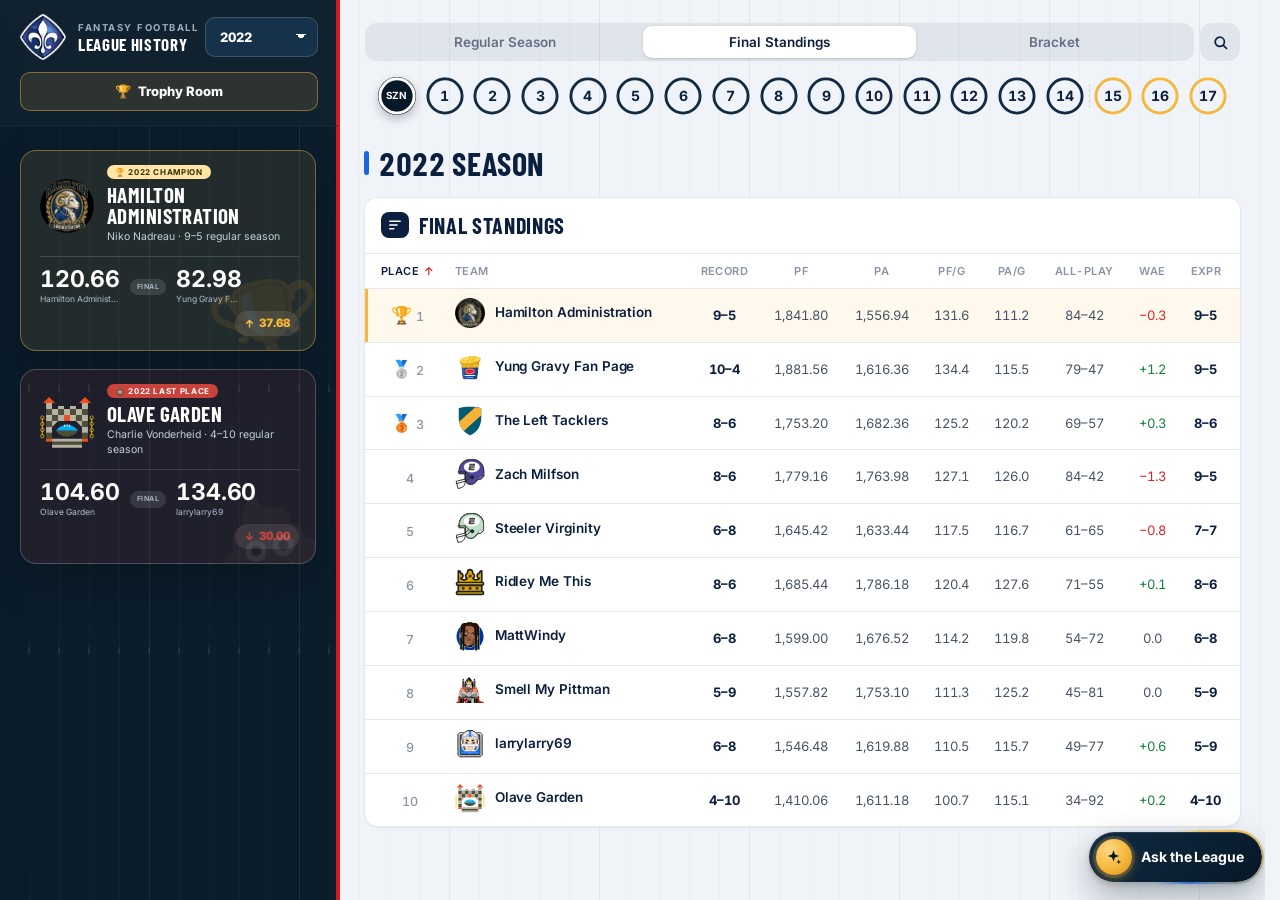
<file: 2022.html>
<!DOCTYPE html>
<html lang="en">
<head>
  <meta charset="UTF-8" />
  <meta name="viewport" content="width=device-width, initial-scale=1.0, viewport-fit=cover" />
  <meta name="description" content="2022 fantasy football league history, standings, schedules, and playoff brackets." />
  <title>League History · 2022</title>
  <link rel="manifest" href="manifest.webmanifest" />
  <link rel="preconnect" href="https://fonts.googleapis.com" />
  <link rel="preconnect" href="https://fonts.gstatic.com" crossorigin />
  <link href="https://fonts.googleapis.com/css2?family=Barlow+Condensed:wght@600;700&family=Inter:wght@400;500;600;700&display=swap" rel="stylesheet" />
  <meta name="theme-color" content="#071827" />
  <meta name="mobile-web-app-capable" content="yes" />
  <meta name="apple-mobile-web-app-capable" content="yes" />
  <meta name="apple-mobile-web-app-status-bar-style" content="black-translucent" />
  <meta name="apple-mobile-web-app-title" content="League History" />
  <link rel="icon" href="icons/favicon-32.png" sizes="32x32" type="image/png" />
  <link rel="icon" href="icons/icon-192.png" sizes="192x192" type="image/png" />
  <link rel="apple-touch-icon" href="icons/apple-touch-icon.png" />
  <script src="pwa.js" defer></script>
  <script src="chat.js" defer></script>
  <script src="player-card.js?v=2" defer></script>
  <style>
    /* Moving between pages (a season from the menu, a Season History link)
       crossfades where the browser supports it, instead of flashing white. */
    @view-transition { navigation: auto; }

    :root {
      --ink: #0b1726;
      --muted: #637083;
      --line: #dce3eb;
      --surface: #ffffff;
      --surface-2: #f5f7fa;
      --page: #eef2f6;
      --navy: #071827;
      --navy-2: #102b43;
      --blue: #1769e0;
      --blue-2: #0f56bd;
      --red: #d71920;
      --gold: #f6b73c;
      --green: #16834a;
      --shadow: 0 14px 34px rgba(6, 14, 26, 0.12);
      --shadow-lg: 0 26px 60px rgba(6, 14, 26, 0.18);
      --radius: 18px;
    }

    * { box-sizing: border-box; }

    html { scroll-behavior: smooth; }

    body {
      margin: 0;
      color: var(--ink);
      background:
        var(--page);
      font-family: Inter, ui-sans-serif, -apple-system, BlinkMacSystemFont, "Segoe UI", Roboto, Helvetica, Arial, sans-serif;
      min-height: 100vh;
    }

    button, select { font: inherit; }
    button { cursor: pointer; }

    .topbar {
      position: sticky;
      top: 0;
      z-index: 40;
      background: rgba(7, 24, 39, .96);
      backdrop-filter: blur(16px);
      border-bottom: 1px solid rgba(255,255,255,.08);
      color: #fff;
    }

    .topbar-inner {
      width: min(1220px, calc(100% - 32px));
      margin: 0 auto;
      min-height: 72px;
      display: flex;
      align-items: center;
      justify-content: space-between;
      gap: 18px;
    }

    .brand {
      display: flex;
      align-items: center;
      gap: 12px;
      min-width: 0;
    }

    .brand {
      color: inherit;
      text-decoration: none;
    }

    /* The league crest. It is a diamond with its own white outline, so it
       needs no plate behind it and no shape cut around it. */
    .brand-mark {
      width: 46px;
      height: 46px;
      display: grid;
      place-items: center;
      flex: 0 0 auto;
    }

    .brand-mark img {
      display: block;
      width: 100%;
      height: 100%;
      object-fit: contain;
    }

    .brand-copy { min-width: 0; }
    .brand-kicker {
      display: block;
      font-size: 10px;
      letter-spacing: .22em;
      text-transform: uppercase;
      color: #9eb0c1;
      font-weight: 800;
      margin-bottom: 2px;
    }
    .brand-title {
      display: block;
      white-space: nowrap;
      overflow: hidden;
      text-overflow: ellipsis;
      font-size: 19px;
      font-weight: 800;
      letter-spacing: -.02em;
    }

    .year-control {
      display: flex;
      align-items: center;
      gap: 10px;
      color: #c9d5df;
      font-size: 13px;
      font-weight: 700;
    }

    .year-control select {
      appearance: none;
      color: #fff;
      background: #16324a;
      border: 1px solid rgba(255,255,255,.16);
      border-radius: 10px;
      padding: 10px 38px 10px 14px;
      font-weight: 800;
      outline: none;
      background-image:
        linear-gradient(45deg, transparent 50%, #fff 50%),
        linear-gradient(135deg, #fff 50%, transparent 50%);
      background-position: calc(100% - 16px) 16px, calc(100% - 11px) 16px;
      background-size: 5px 5px, 5px 5px;
      background-repeat: no-repeat;
    }

    .hero {
      color: #fff;
      border-bottom: 4px solid var(--red);
    }

    .hero-inner {
      width: min(1220px, calc(100% - 32px));
      margin: 0 auto;
      padding: 36px 0;
      display: grid;
      grid-template-columns: minmax(0, 1fr) minmax(330px, 430px);
      gap: 32px;
      align-items: center;
    }

    .season-hero-title {
      min-width: 0;
    }

    .eyebrow {
      color: #9fc4ff;
      text-transform: uppercase;
      letter-spacing: .19em;
      font-size: 11px;
      font-weight: 900;
      margin-bottom: 10px;
    }

    .hero h1 {
      font-size: clamp(54px, 8vw, 92px);
      line-height: .9;
      letter-spacing: -.06em;
      margin: 0;
      max-width: 760px;
    }

    .champ-card {
      justify-self: end;
      width: min(100%, 430px);
      border-radius: 22px;
      padding: 22px;
      background: rgba(255,255,255,.10);
      border: 1px solid rgba(255,255,255,.17);
      box-shadow: 0 24px 65px rgba(0,0,0,.28);
      position: relative;
      overflow: hidden;
    }


    .champ-label {
      display: flex;
      align-items: center;
      gap: 8px;
      color: #ffe2a3;
      font-size: 11px;
      text-transform: uppercase;
      letter-spacing: .16em;
      font-weight: 900;
    }

    .champ-team {
      display: flex;
      align-items: center;
      gap: 15px;
      margin: 18px 0;
    }

    .champ-team .team-badge { width: 62px; height: 62px; font-size: 29px; }
    .champ-team h2 { margin: 0; font-size: 26px; letter-spacing: -.035em; }
    .champ-team span { color: #bcd0e1; font-size: 13px; }

    .champ-score {
      display: grid;
      grid-template-columns: 1fr auto 1fr;
      align-items: center;
      gap: 12px;
      padding-top: 16px;
      border-top: 1px solid rgba(255,255,255,.13);
    }

    .champ-score strong { display: block; font-size: 22px; }
    .champ-score small { color: #aebdca; }
    .champ-score .versus { font-size: 11px; color: #7690a7; font-weight: 900; }
    .champ-score > div:last-child { text-align: right; }

    main {
      width: min(1220px, calc(100% - 32px));
      margin: 0 auto;
      padding: 30px 0 70px;
    }

    .season-strip {
      display: grid;
      grid-template-columns: repeat(4, 1fr);
      gap: 12px;
      margin-top: -18px;
      position: relative;
      z-index: 3;
    }

    .metric-card {
      background: var(--surface);
      border: 1px solid var(--line);
      border-radius: 14px;
      padding: 16px 17px;
      box-shadow: 0 8px 24px rgba(7,24,39,.07);
      min-width: 0;
    }

    .metric-card small {
      display: block;
      text-transform: uppercase;
      letter-spacing: .12em;
      color: var(--muted);
      font-size: 9px;
      font-weight: 900;
      margin-bottom: 7px;
    }

    .metric-card strong {
      display: block;
      white-space: nowrap;
      overflow: hidden;
      text-overflow: ellipsis;
      font-size: 16px;
      letter-spacing: -.025em;
    }

    .metric-card span { color: var(--muted); font-size: 12px; }

    .page-toolbar {
      margin: 28px 0 18px;
      display: flex;
      align-items: end;
      justify-content: space-between;
      gap: 20px;
    }

    .page-title h2 {
      margin: 0;
      font-size: 28px;
      letter-spacing: -.04em;
    }

    .page-title p {
      margin: 6px 0 0;
      color: var(--muted);
      font-size: 14px;
    }

    .view-tabs {
      display: inline-flex;
      gap: 4px;
      background: #e4e9ef;
      padding: 4px;
      border-radius: 12px;
      flex-wrap: wrap;
    }

    .view-tab {
      border: 0;
      border-radius: 9px;
      padding: 10px 14px;
      color: #536174;
      background: transparent;
      font-size: 13px;
      font-weight: 800;
      transition: .18s ease;
    }

    .view-tab:hover { color: var(--ink); }
    .view-tab.active {
      color: #fff;
      background: var(--navy-2);
      box-shadow: 0 5px 14px rgba(7,24,39,.18);
    }

    .view-panel { display: none; }
    .view-panel.active { display: block; animation: panelIn .2s ease; }
    @keyframes panelIn { from { opacity: 0; transform: translateY(5px); } to { opacity: 1; transform: none; } }

    .division-grid {
      display: grid;
      grid-template-columns: repeat(2, minmax(0, 1fr));
      gap: 18px;
    }

    .card {
      background: var(--surface);
      border: 1px solid var(--line);
      border-radius: var(--radius);
      box-shadow: var(--shadow);
      overflow: hidden;
    }

    .card-head {
      display: flex;
      align-items: center;
      justify-content: space-between;
      gap: 12px;
      padding: 19px 20px;
      background: #fbfcfd;
      border-bottom: 1px solid var(--line);
    }

    .card-head h3 {
      margin: 0;
      display: flex;
      align-items: center;
      gap: 9px;
      font-size: 18px;
      letter-spacing: -.025em;
    }

    .division-chip {
      display: inline-flex;
      align-items: center;
      justify-content: center;
      min-width: 28px;
      height: 28px;
      padding: 0 8px;
      border-radius: 8px;
      background: var(--navy);
      color: #fff;
      font-size: 11px;
      font-weight: 900;
    }

    .chip-icon {
      width: 16px;
      height: 16px;
      display: block;
      fill: none;
      stroke: currentColor;
      stroke-width: 1.5;
      stroke-linecap: round;
      stroke-linejoin: round;
    }

    /* An icon needs no side padding; a bare letter or number still does. */
    .division-chip:has(.chip-icon) { padding: 0; width: 28px; }

    .card-head > span { color: var(--muted); font-size: 12px; }

    .table-wrap { overflow-x: auto; }

    table {
      width: 100%;
      border-collapse: collapse;
      min-width: 555px;
    }

    th {
      color: #6b7788;
      font-size: 10px;
      letter-spacing: .09em;
      text-transform: uppercase;
      font-weight: 900;
      padding: 12px 14px;
      text-align: right;
      border-bottom: 1px solid var(--line);
      background: #fbfcfd;
      /* Without this "W–L" breaks at its dash the moment the column is
         squeezed, and the header stacks onto two lines. */
      white-space: nowrap;
    }

    th:first-child, th:nth-child(2) { text-align: left; }

    td {
      padding: 13px 14px;
      border-bottom: 1px solid #edf0f3;
      font-size: 13px;
      text-align: right;
      white-space: nowrap;
    }

    tr:last-child td { border-bottom: 0; }
    tbody tr { transition: background .15s ease; }
    tbody tr:hover { background: #f5f8fb; }
    td:first-child, td:nth-child(2) { text-align: left; }

    .rank {
      color: #7a8796;
      font-weight: 900;
      width: 36px;
    }

    /* `td` keeps every cell on one line so the numbers never wrap. The team
       cell has to opt out: a long enough name held on one line pushes the
       whole table past its container and puts a scrollbar under a desktop
       standings table that otherwise fits. It wraps inside its column now,
       and the column still cannot fall below 250px. */
    .team-cell { min-width: 250px; white-space: normal; }
    .team-cell .team-button { min-width: 0; }
    .team-cell .team-meta { min-width: 0; }
    .team-cell .team-name { overflow-wrap: anywhere; }
    .team-button {
      display: inline-flex;
      align-items: center;
      gap: 10px;
      padding: 0;
      border: 0;
      background: none;
      color: var(--blue-2);
      font-weight: 800;
      text-align: left;
    }
    .team-button:hover .team-name { text-decoration: underline; }

    .team-badge {
      width: 34px;
      height: 34px;
      display: inline-grid;
      place-items: center;
      border-radius: 10px;
      font-size: 17px;
      color: #fff;
      background: var(--team-color, var(--navy-2));
      border: 2px solid rgba(255,255,255,.5);
      box-shadow: 0 0 0 1px rgba(7,24,39,.12), inset 0 -8px 14px rgba(0,0,0,.13);
      flex: 0 0 auto;
    }

    .team-meta { display: flex; flex-direction: column; gap: 2px; }
    .team-name { color: var(--blue-2); font-size: 13px; }
    .owner { color: var(--muted); font-size: 11px; font-weight: 600; }

    .record { font-weight: 900; }
    .positive { color: var(--green); }
    .negative { color: #c92929; }
    .muted { color: var(--muted); }

    .final-card .card-head { padding-bottom: 15px; }
    .final-table { min-width: 900px; }
    .final-table .place { width: 56px; }
    .final-table .team-cell { min-width: 300px; }
    .champion-row { background: rgba(246,183,60,.12); }
    .champion-row:hover { background: rgba(246,183,60,.16); }
    .place-medal { font-size: 17px; margin-right: 4px; }

    .sort-button {
      width: 100%;
      display: inline-flex;
      align-items: center;
      justify-content: flex-start;
      gap: 5px;
      padding: 0;
      border: 0;
      background: transparent;
      color: inherit;
      font: inherit;
      text-transform: inherit;
      letter-spacing: inherit;
      white-space: nowrap;
      cursor: pointer;
    }

    .sort-button:hover,
    .sort-button.active {
      color: var(--blue-2);
    }

    .sort-indicator {
      min-width: 10px;
      font-size: 11px;
      line-height: 1;
      color: var(--red);
    }

    .bracket-card { padding: 0; }

    .bracket-head {
      min-height: 0;
    }

    .bracket-head > div {
      display: flex;
      align-items: center;
    }

    .bracket-head h3 {
      margin: 0;
    }

    .bracket-head {
      padding: 20px 22px;
      border-bottom: 1px solid var(--line);
      display: flex;
      align-items: center;
      justify-content: space-between;
      gap: 14px;
      background: #fbfcfd;
    }
    .bracket-head h3 { margin: 0; font-size: 19px; }
    .bracket-head p { margin: 4px 0 0; color: var(--muted); font-size: 12px; }
    .bracket-tag {
      color: #fff;
      background: var(--red);
      font-size: 10px;
      font-weight: 900;
      letter-spacing: .1em;
      text-transform: uppercase;
      border-radius: 999px;
      padding: 8px 11px;
      white-space: nowrap;
    }

    .bracket-scroll { overflow-x: auto; }
    .bracket {
      min-width: 1050px;
      display: grid;
      grid-template-columns: repeat(3, 1fr);
      gap: 28px;
      padding: 24px;
      background:
        linear-gradient(rgba(255,255,255,.94), rgba(255,255,255,.94)),
        repeating-linear-gradient(90deg, #dfe7ef 0 1px, transparent 1px 48px),
        repeating-linear-gradient(0deg, #dfe7ef 0 1px, transparent 1px 48px);
    }

    .round {
      display: flex;
      flex-direction: column;
      min-width: 0;
    }

    .round-title {
      padding: 0 3px 12px;
      border-bottom: 3px solid var(--navy-2);
      margin-bottom: 18px;
    }
    .round-title strong { display: block; font-size: 13px; letter-spacing: .02em; }
    .round-title span { color: var(--muted); font-size: 10px; text-transform: uppercase; letter-spacing: .08em; }

    .round-games { display: flex; flex-direction: column; justify-content: space-around; flex: 1; gap: 18px; }
    .round-2 .round-games { padding: 60px 0; gap: 100px; }
    .round-3 .round-games { justify-content: center; padding: 140px 0; }

    .matchup {
      position: relative;
      background: #fff;
      border: 1px solid #cfd8e2;
      border-radius: 14px;
      padding: 8px 12px;
      box-shadow: 0 7px 18px rgba(7,24,39,.07);
    }

    .matchup-row {
      display: grid;
      grid-template-columns: 46px 1fr auto;
      align-items: center;
      gap: 8px;
      padding: 8px 2px;
      color: #7e8996;
      font-size: 12px;
    }
    .matchup-row + .matchup-row { border-top: 1px solid #edf0f3; }
    .matchup-row.winner { color: var(--ink); font-weight: 900; }
    .matchup-row .seed { color: #758191; font-size: 10px; font-weight: 900; white-space: nowrap; }
    .matchup-row .score { font-size: 15px; font-variant-numeric: tabular-nums; }
    .matchup-row .mini-team { display: flex; align-items: center; gap: 7px; min-width: 0; }
    .matchup-row .mini-team span:last-child { overflow: hidden; text-overflow: ellipsis; white-space: nowrap; }
    .mini-badge {
      width: 23px; height: 23px; border-radius: 7px; display: grid; place-items: center;
      color: #fff; font-size: 12px; background: var(--team-color, var(--navy));
      flex: 0 0 auto;
    }
    .bye { min-height: 94px; display: flex; flex-direction: column; justify-content: center; }
    .bye-label { padding: 6px 2px 2px 56px; color: #8a95a2; font-size: 10px; text-transform: uppercase; letter-spacing: .12em; font-weight: 900; }
    .championship-matchup {
      border: 2px solid var(--gold);
      box-shadow: 0 14px 34px rgba(246,183,60,.24);
    }
    .championship-matchup::before {
      content: "CHAMPION";
      position: absolute;
      right: 12px;
      top: -11px;
      padding: 4px 8px;
      border-radius: 999px;
      background: var(--gold);
      color: #2d2105;
      font-size: 8px;
      font-weight: 1000;
      letter-spacing: .1em;
    }


    .losers-card {
      margin-top: 22px;
    }

    .losers-card .bracket-head {
      background: #fffbfb;
    }

    .losers-card .bracket-tag {
      background: #a62f2b;
    }

    .losers-bracket .round-2 .round-games,
    .losers-bracket .round-3 .round-games {
      justify-content: center;
      padding: 68px 0;
      gap: 18px;
    }

    .matchup-kicker {
      margin: -1px 2px 5px;
      color: var(--muted);
      font-size: 9px;
      font-weight: 900;
      letter-spacing: .11em;
      text-transform: uppercase;
    }

    .matchup-path {
      margin-top: 6px;
      padding: 8px 2px 1px;
      border-top: 1px solid #edf0f3;
      color: #687585;
      font-size: 9px;
      font-weight: 900;
      letter-spacing: .06em;
      text-transform: uppercase;
    }

    .last-place-matchup {
      border: 2px solid #d6433d;
      box-shadow: 0 14px 34px rgba(214,67,61,.18);
    }

    .last-place-matchup::before {
      content: "LAST PLACE";
      position: absolute;
      right: 12px;
      top: -11px;
      padding: 4px 8px;
      border-radius: 999px;
      background: #d6433d;
      color: #fff;
      font-size: 8px;
      font-weight: 1000;
      letter-spacing: .12em;
    }

    .last-place-row {
      color: #a62f2b !important;
      font-weight: 900;
    }

    .source-note {
      margin-top: 14px;
      color: var(--muted);
      font-size: 11px;
      text-align: right;
    }

    .drawer-backdrop {
      position: fixed;
      inset: 0;
      z-index: 70;
      background: rgba(4, 14, 23, .64);
      opacity: 0;
      pointer-events: none;
      transition: opacity .22s ease;
      backdrop-filter: blur(3px);
    }
    .drawer-backdrop.open { opacity: 1; pointer-events: auto; }

    .team-drawer {
      position: fixed;
      z-index: 80;
      top: 0;
      right: 0;
      width: min(680px, 100%);
      height: 100dvh;
      background: #f6f8fa;
      box-shadow: -25px 0 65px rgba(0,0,0,.25);
      transform: translateX(104%);
      transition: transform .26s cubic-bezier(.2,.8,.2,1);
      display: flex;
      flex-direction: column;
    }
    .team-drawer.open { transform: translateX(0); }

    /* Desktop: the team panel opens on the left, leaving the right of the
       screen for a player card opened from it. */
    @media (min-width: 761px) {
      .team-drawer { left: 0; right: auto; transform: translateX(-104%); box-shadow: 25px 0 65px rgba(0,0,0,.25); }
      .team-drawer.open { transform: translateX(0); }
    }

    .drawer-hero {
      padding: 22px;
      color: #fff;
      background: var(--drawer-color, var(--navy-2));
      position: relative;
      overflow: hidden;
    }
    .drawer-hero::after {
      content: "";
      position: absolute;
      width: 260px; height: 260px;
      right: -120px; top: -110px;
      border-radius: 50%;
      background: rgba(255,255,255,.08);
    }

    .drawer-close {
      position: absolute;
      top: 16px; right: 16px;
      z-index: 2;
      width: 38px; height: 38px;
      border: 1px solid rgba(255,255,255,.22);
      background: rgba(255,255,255,.1);
      color: #fff;
      border-radius: 10px;
      font-size: 22px;
      line-height: 1;
    }

    .drawer-team {
      display: flex;
      align-items: center;
      gap: 15px;
      padding-right: 46px;
    }
    .drawer-team .team-badge { width: 58px; height: 58px; font-size: 28px; }
    .drawer-team > div { min-width: 0; }
    /* With somewhere to go back to, the back button leads the row. */
    .drawer-team:has(> .pp-back:not([hidden])) { gap: 12px; }
    .drawer-team h2 { margin: 0 0 4px; font-size: 25px; letter-spacing: -.04em; }
    .drawer-team p { margin: 0; color: rgba(255,255,255,.72); font-size: 13px; }
    .drawer-year {
      display: inline-block; margin-bottom: 6px; padding: 2px 8px; border-radius: 999px;
      background: rgba(255,255,255,.16); color: #fff;
      font-size: 10px; font-weight: 900; letter-spacing: .1em; text-transform: uppercase;
    }

    .drawer-stats {
      display: grid;
      grid-template-columns: repeat(4, 1fr);
      gap: 8px;
      margin-top: 18px;
    }
    .drawer-stat {
      background: rgba(255,255,255,.09);
      border: 1px solid rgba(255,255,255,.12);
      border-radius: 10px;
      padding: 10px;
    }
    .drawer-stat small { display: block; color: rgba(255,255,255,.63); font-size: 8px; letter-spacing: .1em; text-transform: uppercase; font-weight: 900; margin-bottom: 5px; }
    .drawer-stat strong { font-size: 14px; }
    .drawer-stats-body { display: none; }

    .drawer-body {
      flex: 1;
      overflow: auto;
      padding: 18px;
    }

    .schedule-section { margin-bottom: 20px; }
    .schedule-heading {
      display: flex;
      justify-content: space-between;
      align-items: center;
      margin: 0 2px 10px;
    }
    .schedule-heading h3 { margin: 0; font-size: 15px; }
    .schedule-heading span { color: var(--muted); font-size: 11px; }

    .schedule-list {
      background: #fff;
      border: 1px solid var(--line);
      border-radius: 14px;
      overflow: hidden;
    }
    .schedule-row {
      display: grid;
      grid-template-columns: 54px 34px 1fr auto;
      gap: 10px;
      align-items: center;
      padding: 11px 12px;
      border-bottom: 1px solid #edf0f3;
    }
    .schedule-row:last-child { border-bottom: 0; }
    /* A playoff label ("Losers Bracket · Last-Place Game") is far longer than
       "Week 3", so on playoff rows it takes a line of its own above the game
       instead of wrapping inside the narrow week column. */
    .schedule-row.post { grid-template-columns: 34px 1fr auto; row-gap: 6px; }
    .schedule-row.post .schedule-week { grid-column: 1 / -1; }
    .schedule-week { color: var(--muted); font-size: 10px; font-weight: 900; text-transform: uppercase; letter-spacing: .05em; }
    .result-pill {
      width: 27px; height: 27px; border-radius: 8px; display: grid; place-items: center;
      font-size: 11px; font-weight: 1000; color: #fff;
    }
    .result-pill.win { background: var(--green); }
    .result-pill.loss { background: #c73535; }
    .result-pill.bye { background: #8693a1; }
    /* The opponent in a schedule row opens that team's season in its place. */
    .schedule-opponent {
      min-width: 0; padding: 0; border: 0; background: none; font: inherit; color: inherit;
      text-align: left; cursor: pointer;
    }
    .schedule-opponent strong {
      text-decoration: underline dotted rgba(23, 105, 224, .55) 1.5px; text-underline-offset: 3px;
    }
    @media (hover: hover) { .schedule-opponent:hover strong { color: var(--blue); text-decoration-style: solid; text-decoration-color: var(--blue); } }
    .schedule-opponent strong { display: block; font-size: 12px; overflow: hidden; text-overflow: ellipsis; white-space: nowrap; }
    .schedule-opponent span { color: var(--muted); font-size: 10px; }
    .schedule-score { text-align: right; font-size: 12px; }
    .schedule-score strong { display: block; font-size: 13px; font-variant-numeric: tabular-nums; }
    .schedule-score span { color: var(--muted); font-size: 10px; }


    .mobile-stat-strip,
    .mobile-sort-control {
      display: none;
    }

    .mobile-stat-strip {
      margin-top: 5px;
      grid-template-columns: repeat(5, minmax(0, 1fr));
      gap: 3px;
    }

    .mobile-stat {
      min-width: 0;
      padding: 3px 2px;
      border-radius: 5px;
      background: #f3f6f9;
      text-align: center;
    }

    .mobile-stat small {
      display: block;
      color: #7a8796;
      font-size: 7px;
      font-weight: 900;
      letter-spacing: .05em;
      line-height: 1;
      text-transform: uppercase;
    }

    .mobile-stat strong {
      display: block;
      margin-top: 2px;
      color: var(--ink);
      font-size: 9px;
      line-height: 1.05;
      font-variant-numeric: tabular-nums;
      white-space: nowrap;
    }

    .mobile-sort-control {
      align-items: center;
      gap: 7px;
      color: var(--muted);
      font-size: 10px;
      font-weight: 900;
      text-transform: uppercase;
      letter-spacing: .06em;
    }

    .mobile-sort-control select {
      min-width: 112px;
      border: 1px solid #ccd5df;
      border-radius: 8px;
      background: #fff;
      color: var(--ink);
      padding: 7px 28px 7px 8px;
      font-size: 11px;
      font-weight: 800;
    }


    .mobile-winner-tree {
      display: none;
    }


    /* Subtle championship styling, mirroring the red tint used for the losers bracket. */
    .winners-card .bracket-head {
      background: #fffae9;
      border-bottom-color: #ead58b;
    }

    /* Playoff team names open the same schedule drawer used by the standings. */
    .bracket-team-button {
      width: 100%;
      min-width: 0;
      margin: 0;
      padding: 0;
      border: 0;
      background: transparent;
      color: inherit;
      font: inherit;
      cursor: pointer;
      text-align: left;
    }

    .bracket-team-button:hover .bracket-team-name,
    .bracket-team-button:focus-visible .bracket-team-name {
      color: var(--blue-2);
      text-decoration: underline;
    }

    .bracket-team-button:focus-visible {
      outline: 2px solid var(--blue-2);
      outline-offset: 3px;
      border-radius: 6px;
    }

    .bracket-team-name {
      min-width: 0;
      text-align: center;
    }

    .bracket-team-name.multiline {
      text-align: left;
    }

    /* Keep every logo optically centered inside its tile in the winner's bracket. */
    .winners-card .mini-badge,
    .mobile-winner-tree .mini-badge {
      display: inline-flex;
      align-items: center;
      justify-content: center;
      text-align: center;
      line-height: 1;
    }


    .mobile-sort-direction {
      width: 30px;
      height: 30px;
      display: inline-grid;
      place-items: center;
      flex: 0 0 auto;
      border: 1px solid #ccd5df;
      border-radius: 8px;
      background: #fff;
      color: var(--ink);
      font-size: 14px;
      font-weight: 1000;
      cursor: pointer;
    }

    .mobile-sort-direction:hover,
    .mobile-sort-direction:focus-visible {
      border-color: var(--blue);
      color: var(--blue-2);
    }


    .single-standings {
      grid-template-columns: 1fr;
    }

    .two-round-bracket {
      grid-template-columns: repeat(2, minmax(0, 1fr));
    }

    @media (max-width: 700px) {
      .two-round-bracket {
        grid-template-columns: 1fr;
      }
    }

    /* A short run of yard ticks closes the page out. */
    .footer::before {
      content: "";
      display: block;
      width: min(360px, 52%);
      height: 7px;
      margin: 0 auto 15px;
      background: repeating-linear-gradient(90deg, currentColor 0 1px, transparent 1px 15px);
      opacity: .45;
    }

    .footer {
      padding: 26px 16px 34px;
      text-align: center;
      color: #718092;
      font-size: 11px;
    }

    @media (max-width: 900px) {
      .hero-inner { grid-template-columns: 1fr; }
      .champ-card { justify-self: stretch; width: 100%; }
      .season-strip { grid-template-columns: repeat(2, 1fr); }
      .division-grid { grid-template-columns: 1fr; }
      .page-toolbar { align-items: stretch; flex-direction: column; }
      .view-tabs { align-self: stretch; }
      .view-tab { flex: 1; }
    }


    @media (max-width: 700px) {
      .topbar-inner, .hero-inner, main { width: min(100% - 12px, 1220px); }
      .topbar-inner { min-height: 56px; }
      .brand-kicker { display: none; }
      .brand-title { font-size: 15px; }
      .brand-mark { width: 36px; height: 36px; }
      .year-control > span { display: none; }
      .year-control select { padding: 7px 27px 7px 9px; font-size: 12px; }

      .hero-inner {
        padding: 20px 0 18px;
        gap: 12px;
      }

      .hero h1 { font-size: 38px; }

      .champ-card {
        padding: 13px;
        border-radius: 14px;
      }

      .champ-label { font-size: 8px; margin-bottom: 9px; }
      .champ-team { gap: 8px; }
      .champ-team .team-badge { width: 38px; height: 38px; font-size: 18px; }
      .champ-team h2 { font-size: 17px; }
      .champ-team span { font-size: 10px; }
      .champ-score { margin-top: 11px; padding-top: 10px; }
      .champ-score strong { font-size: 19px; }
      .champ-score small { font-size: 8px; }

      .season-strip {
        grid-template-columns: 1fr 1fr;
        gap: 6px;
        margin-top: -8px;
      }

      .metric-card {
        min-height: 0;
        padding: 9px 10px;
        border-radius: 11px;
      }

      .metric-card small { margin-bottom: 4px; font-size: 7px; }
      .metric-card strong { font-size: 12px; }
      .metric-card span { font-size: 9px; }

      .page-toolbar {
        margin: 15px 0 9px;
        gap: 8px;
      }

      .page-title h2 { font-size: 21px; }
      .page-title p { margin-top: 3px; font-size: 10px; }

      .division-grid { gap: 9px; }

      .card {
        border-radius: 12px;
        box-shadow: 0 5px 16px rgba(7,24,39,.07);
      }

      .card-head,
      .bracket-head {
        padding: 11px 12px;
      }

      .card-head h3,
      .bracket-head h3 {
        font-size: 15px;
      }

      .card-head > span { font-size: 9px; }
      .division-chip { min-width: 23px; height: 23px; border-radius: 6px; font-size: 9px; }

      /* Compact regular-season rows: all stats remain visible inside each team row. */
      #regular .table-wrap,
      #panel-standings .table-wrap,
      #final .table-wrap {
        overflow: visible;
      }

      #regular table,
      #panel-standings table,
      #regular tbody,
      #final table,
      #final tbody {
        display: block;
        width: 100%;
        min-width: 0;
      }

      #regular thead,
      #panel-standings thead,
      #final thead {
        display: none;
      }

      #regular tbody tr,
      #final tbody tr {
        display: grid;
        grid-template-columns: 24px minmax(0, 1fr);
        align-items: center;
        min-height: 0;
        padding: 7px 8px;
        border-bottom: 1px solid #edf0f3;
      }

      #regular tbody tr:last-child,
      #final tbody tr:last-child {
        border-bottom: 0;
      }

      #regular td,
      #panel-standings td,
      #final td {
        padding: 0;
        border: 0;
        text-align: left;
        white-space: normal;
      }

      #regular td.rank,
      #panel-standings td.rank,
      #final td.rank {
        grid-column: 1;
        width: auto;
        color: #738090;
        font-size: 11px;
        text-align: center;
      }

      #regular td.team-cell,
      #panel-standings td.team-cell,
      #final td.team-cell {
        grid-column: 2;
        min-width: 0;
        display: flex;
        flex-wrap: wrap;
        align-items: center;
      }

      /* Seed and clinch markers ride beside the name; the stat strip takes
         the next row. A later rule stretches the button to the full cell. */
      td.team-cell .team-button { flex: 0 1 auto; width: auto; max-width: 100%; min-width: 0; }
      td.team-cell .team-button .team-meta { min-width: 0; }
      td.team-cell .team-button .team-name { overflow: hidden; text-overflow: ellipsis; white-space: nowrap; }
      td.team-cell .team-flags { flex: 0 0 auto; }
      td.team-cell .mobile-stat-strip { flex: 1 0 100%; }

      #regular td:not(.rank):not(.team-cell),
      #panel-standings td:not(.rank):not(.team-cell),
      #final td:not(.rank):not(.team-cell) {
        display: none;
      }

      .team-button {
        width: 100%;
        gap: 6px;
      }

      .team-badge {
        width: 27px;
        height: 27px;
        border-radius: 7px;
        font-size: 13px;
      }

      .team-meta {
        min-width: 0;
        gap: 0;
      }

      .team-name {
        display: block;
        max-width: 100%;
        overflow: hidden;
        color: var(--blue-2);
        font-size: 10.5px;
        line-height: 1.1;
        text-overflow: ellipsis;
        white-space: nowrap;
      }

      .owner {
        font-size: 8.5px;
        line-height: 1.15;
      }

      .mobile-stat-strip { display: grid; }

      .final-card .card-head {
        flex-wrap: wrap;
        padding-bottom: 10px;
      }

      .final-card .card-head > span {
        display: none;
      }

      .mobile-sort-control {
        display: inline-flex;
        margin-left: auto;
      }

      .place-medal {
        display: block;
        margin: 0;
        font-size: 13px;
        line-height: 1;
      }

      /* Brackets become dense round sections instead of a wide scrolling canvas. */
      .bracket-card { margin-top: 0; }
      .losers-card { margin-top: 10px; }

      .bracket-head {
        align-items: center;
        padding-top: 10px;
        padding-bottom: 10px;
      }

      .bracket-scroll {
        overflow: visible;
      }

      .bracket {
        min-width: 0;
        grid-template-columns: 1fr;
        gap: 8px;
        padding: 8px;
        background:
          linear-gradient(rgba(255,255,255,.96), rgba(255,255,255,.96)),
          repeating-linear-gradient(90deg, #e8edf2 0 1px, transparent 1px 28px),
          repeating-linear-gradient(0deg, #e8edf2 0 1px, transparent 1px 28px);
      }

      .round-title {
        margin-bottom: 7px;
        padding: 0 2px 5px;
        border-bottom-width: 2px;
      }

      .round-title strong { font-size: 11px; }
      .round-title span { font-size: 8px; }

      .round-games,
      .round-2 .round-games,
      .round-3 .round-games,
      .losers-bracket .round-2 .round-games,
      .losers-bracket .round-3 .round-games {
        display: grid;
        grid-template-columns: repeat(2, minmax(0, 1fr));
        justify-content: stretch;
        gap: 6px;
        padding: 0;
      }

      .round-3 .round-games,
      .losers-bracket .round-2 .round-games,
      .losers-bracket .round-3 .round-games {
        grid-template-columns: 1fr;
      }

      .matchup {
        min-width: 0;
        padding: 5px 6px;
        border-radius: 9px;
        box-shadow: 0 3px 9px rgba(7,24,39,.06);
      }

      .matchup-row {
        grid-template-columns: 27px minmax(0, 1fr) auto;
        gap: 4px;
        padding: 5px 0;
        font-size: 9px;
      }

      .matchup-row .seed { font-size: 7.5px; }
      .matchup-row .score { font-size: 10px; }
      .matchup-row .mini-team { gap: 4px; align-items: flex-start; }
      .matchup-row .mini-team span:last-child {
        overflow: visible;
        font-size: 8.5px;
        line-height: 1.12;
        text-overflow: clip;
        white-space: normal;
      }

      .mini-badge {
        width: 18px;
        height: 18px;
        border-radius: 5px;
        font-size: 9px;
      }

      .bye {
        min-height: 0;
      }

      .bye-label {
        padding: 3px 0 1px 31px;
        font-size: 7px;
      }

      .matchup-kicker {
        margin-bottom: 2px;
        font-size: 7px;
      }

      .matchup-path {
        margin-top: 3px;
        padding-top: 4px;
        font-size: 6.5px;
        line-height: 1.2;
      }

      .championship-matchup::before,
      .last-place-matchup::before {
        right: 7px;
        top: -8px;
        padding: 3px 5px;
        font-size: 6px;
      }


      /* Preserve a true three-round bracket on mobile for the championship side. */
      .winners-card .bracket-scroll {
        overflow: visible;
      }

      .winners-bracket {
        position: relative;
        display: grid;
        grid-template-columns: repeat(3, minmax(0, 1fr));
        gap: 6px;
        min-width: 0;
        padding: 8px 5px 10px;
      }

      .winners-bracket .round {
        position: relative;
        min-width: 0;
      }

      .winners-bracket .round-title {
        min-height: 29px;
        margin-bottom: 3px;
        padding: 0 1px 4px;
        text-align: center;
      }

      .winners-bracket .round-title strong {
        display: block;
        font-size: 8px;
        line-height: 1.05;
      }

      .winners-bracket .round-title span {
        display: block;
        margin-top: 2px;
        font-size: 6.5px;
        line-height: 1;
      }

      .winners-bracket .round-games,
      .winners-bracket .round-2 .round-games,
      .winners-bracket .round-3 .round-games {
        position: relative;
        display: grid;
        grid-template-columns: 1fr;
        grid-template-rows: repeat(8, minmax(0, 1fr));
        height: 330px;
        gap: 0;
        padding: 0;
      }

      .winners-bracket .round-1 .matchup:nth-child(1) { grid-row: 1 / 3; }
      .winners-bracket .round-1 .matchup:nth-child(2) { grid-row: 3 / 5; }
      .winners-bracket .round-1 .matchup:nth-child(3) { grid-row: 5 / 7; }
      .winners-bracket .round-1 .matchup:nth-child(4) { grid-row: 7 / 9; }

      .winners-bracket .round-2 .matchup:nth-child(1) { grid-row: 2 / 4; }
      .winners-bracket .round-2 .matchup:nth-child(2) { grid-row: 6 / 8; }

      .winners-bracket .round-3 .matchup:nth-child(1) { grid-row: 4 / 6; }

      .winners-bracket .matchup {
        position: relative;
        z-index: 2;
        align-self: center;
        width: 100%;
        min-width: 0;
        padding: 3px 4px;
        border-radius: 7px;
        box-shadow: 0 2px 7px rgba(7,24,39,.08);
      }

      .winners-bracket .matchup-row {
        grid-template-columns: 19px minmax(0, 1fr) 25px;
        gap: 2px;
        min-height: 25px;
        padding: 3px 0;
      }

      .winners-bracket .matchup-row .seed {
        font-size: 6px;
        line-height: 1.05;
        white-space: normal;
      }

      .winners-bracket .matchup-row .mini-team {
        min-width: 0;
        gap: 0;
      }

      .winners-bracket .mini-badge {
        display: none;
      }

      .winners-bracket .matchup-row .mini-team span:last-child {
        display: -webkit-box;
        overflow: hidden;
        font-size: 6.7px;
        font-weight: 850;
        line-height: 1.05;
        white-space: normal;
        -webkit-box-orient: vertical;
        -webkit-line-clamp: 2;
      }

      .winners-bracket .matchup-row .score {
        font-size: 7.2px;
      }

      .winners-bracket .bye {
        min-height: 0;
      }

      .winners-bracket .bye-label {
        padding: 1px 0 0 21px;
        font-size: 5.8px;
      }

      /* Connector geometry: Round 1 pairs feed the semifinals. */
      .winners-bracket .round-2 .round-games::before,
      .winners-bracket .round-3 .round-games::before {
        content: "";
        position: absolute;
        z-index: 1;
        top: 0;
        bottom: 0;
        left: -6px;
        width: 6px;
        pointer-events: none;
      }

      .winners-bracket .round-2 .round-games::before {
        background:
          linear-gradient(#aab5c1, #aab5c1) left 0 top 12.5% / 100% 1px no-repeat,
          linear-gradient(#aab5c1, #aab5c1) left 0 top 25% / 100% 1px no-repeat,
          linear-gradient(#aab5c1, #aab5c1) left 0 top 37.5% / 100% 1px no-repeat,
          linear-gradient(#aab5c1, #aab5c1) left 0 top 12.5% / 1px 25% no-repeat,
          linear-gradient(#aab5c1, #aab5c1) left 0 top 62.5% / 100% 1px no-repeat,
          linear-gradient(#aab5c1, #aab5c1) left 0 top 75% / 100% 1px no-repeat,
          linear-gradient(#aab5c1, #aab5c1) left 0 top 87.5% / 100% 1px no-repeat,
          linear-gradient(#aab5c1, #aab5c1) left 0 top 62.5% / 1px 25% no-repeat;
      }

      /* The two semifinal winners feed the title game. */
      .winners-bracket .round-3 .round-games::before {
        background:
          linear-gradient(#aab5c1, #aab5c1) left 0 top 25% / 100% 1px no-repeat,
          linear-gradient(#aab5c1, #aab5c1) left 0 top 50% / 100% 1px no-repeat,
          linear-gradient(#aab5c1, #aab5c1) left 0 top 75% / 100% 1px no-repeat,
          linear-gradient(#aab5c1, #aab5c1) left 0 top 25% / 1px 50% no-repeat;
      }

      .winners-bracket .championship-matchup::before {
        right: 4px;
        top: -7px;
        padding: 2px 4px;
        font-size: 5px;
      }


      /* Mobile winner's bracket: two persistent bracket lanes that merge at the title game. */
      .winners-card > .bracket-scroll {
        display: none;
      }

      .mobile-winner-tree {
        display: block;
        padding: 10px;
        background:
          linear-gradient(rgba(255,255,255,.97), rgba(255,255,255,.97)),
          repeating-linear-gradient(90deg, #e8edf2 0 1px, transparent 1px 28px),
          repeating-linear-gradient(0deg, #e8edf2 0 1px, transparent 1px 28px);
      }

      .mobile-bracket-stage {
        position: relative;
      }

      .mobile-bracket-stage + .mobile-bracket-stage {
        margin-top: 12px;
      }

      .mobile-stage-title {
        margin-bottom: 8px;
        padding: 0 4px 6px;
        border-bottom: 3px solid #162b42;
      }

      .mobile-stage-title strong {
        display: block;
        color: var(--ink);
        font-size: 15px;
        line-height: 1.1;
      }

      .mobile-stage-title span {
        display: block;
        margin-top: 4px;
        color: #66778a;
        font-size: 9px;
        font-weight: 800;
        letter-spacing: .08em;
        text-transform: uppercase;
      }

      .mobile-lane-grid {
        display: grid;
        grid-template-columns: repeat(2, minmax(0, 1fr));
        gap: 8px;
      }

      .mobile-bracket-lane {
        position: relative;
        min-width: 0;
      }

      .mobile-lane-label {
        margin: 0 2px 5px;
        color: #778495;
        font-size: 7.5px;
        font-weight: 1000;
        letter-spacing: .1em;
        text-align: center;
        text-transform: uppercase;
      }

      .mobile-winner-tree .matchup {
        min-width: 0;
        padding: 6px 7px;
        border-radius: 11px;
        box-shadow: 0 4px 12px rgba(7,24,39,.07);
      }

      .mobile-winner-tree .matchup-row {
        grid-template-columns: 31px minmax(0, 1fr) auto;
        gap: 5px;
        min-height: 36px;
        padding: 6px 0;
      }

      .mobile-winner-tree .matchup-row .seed {
        font-size: 8px;
        line-height: 1.05;
        white-space: normal;
      }

      .mobile-winner-tree .mini-team {
        min-width: 0;
        gap: 6px;
      }

      .mobile-winner-tree .mini-badge {
        display: inline-flex;
        width: 26px;
        height: 26px;
        border-radius: 7px;
        font-size: 13px;
        flex: 0 0 auto;
      }

      .mobile-winner-tree .mini-team > span:last-child {
        display: -webkit-box;
        overflow: hidden;
        color: inherit;
        font-size: 9.5px;
        font-weight: 850;
        line-height: 1.08;
        white-space: normal;
        -webkit-box-orient: vertical;
        -webkit-line-clamp: 2;
      }

      .mobile-winner-tree .matchup-row .score {
        font-size: 10px;
      }

      .mobile-winner-tree .matchup-kicker {
        margin: 0 2px 2px;
        font-size: 7px;
      }

      .mobile-bye-card {
        border-color: #c8d3df;
        background: #fafbfd;
      }

      .semifinal-stage::before {
        content: "";
        position: absolute;
        top: -13px;
        left: 25%;
        right: 25%;
        height: 13px;
        border-left: 2px solid #a9b5c2;
        border-right: 2px solid #a9b5c2;
      }

      .mobile-semifinal-lane::before {
        content: "";
        position: absolute;
        top: -8px;
        left: 50%;
        width: 2px;
        height: 8px;
        background: #a9b5c2;
        transform: translateX(-50%);
      }

      .mobile-merge-lines {
        position: relative;
        height: 22px;
        margin: 0 25%;
        border-bottom: 2px solid #a9b5c2;
      }

      .mobile-merge-lines::after {
        content: "";
        position: absolute;
        left: 50%;
        bottom: -22px;
        width: 2px;
        height: 22px;
        background: #a9b5c2;
        transform: translateX(-50%);
      }

      .mobile-merge-lines span {
        position: absolute;
        bottom: 0;
        width: 2px;
        height: 22px;
        background: #a9b5c2;
      }

      .mobile-merge-lines span:first-child { left: 0; }
      .mobile-merge-lines span:last-child { right: 0; }

      .championship-stage {
        padding-top: 9px;
      }

      .mobile-championship-card {
        width: min(100%, 430px);
        margin: 0 auto;
      }

      .mobile-winner-tree .championship-matchup::before {
        right: 9px;
        top: -9px;
        padding: 3px 6px;
        font-size: 6px;
      }

      @media (max-width: 430px) {
        .mobile-winner-tree {
          padding: 8px 6px;
        }

        .mobile-lane-grid {
          gap: 5px;
        }

        .mobile-winner-tree .matchup {
          padding: 5px;
          border-radius: 9px;
        }

        .mobile-winner-tree .matchup-row {
          grid-template-columns: 25px minmax(0, 1fr) auto;
          gap: 3px;
          min-height: 32px;
          padding: 5px 0;
        }

        .mobile-winner-tree .mini-badge {
          width: 22px;
          height: 22px;
          border-radius: 6px;
          font-size: 11px;
        }

        .mobile-winner-tree .mini-team {
          gap: 4px;
        }

        .mobile-winner-tree .mini-team > span:last-child {
          font-size: 8px;
        }

        .mobile-winner-tree .matchup-row .seed {
          font-size: 7px;
        }

        .mobile-winner-tree .matchup-row .score {
          font-size: 8.5px;
        }

        .mobile-winner-tree .matchup-kicker,
        .mobile-lane-label {
          font-size: 6.5px;
        }
      }

      .source-note {
        margin-top: 7px;
        font-size: 8.5px;
        line-height: 1.3;
        text-align: left;
      }

      .drawer-stats { grid-template-columns: repeat(4, 1fr); gap: 4px; }
      .drawer-stat { padding: 7px 4px; }
      .drawer-stat small { font-size: 7px; }
      .drawer-stat strong { font-size: 11px; }
      .schedule-row {
        grid-template-columns: 42px 23px minmax(0, 1fr) auto;
        gap: 5px;
        padding: 7px;
      }
      .schedule-row.post { grid-template-columns: 23px minmax(0, 1fr) auto; row-gap: 5px; }
      .schedule-week { font-size: 8px; }
      .result-pill { width: 21px; height: 21px; font-size: 8px; }
      .schedule-opponent strong { font-size: 10px; }
      .schedule-opponent span { font-size: 8px; }
      .schedule-score { font-size: 9px; }
      .schedule-score strong { font-size: 10px; }
      .drawer-hero, .drawer-body { padding-left: 10px; padding-right: 10px; }

      /* Phones: the team drawer is a bottom sheet like the box score and the
         player card, and its header slims down once the schedule scrolls. */
      .team-drawer {
        top: auto; bottom: 0; left: 0; right: 0; width: 100%;
        height: auto; max-height: 92dvh;
        border-radius: 16px 16px 0 0; overflow: hidden;
        transform: translateY(104%);
      }
      .team-drawer.open { transform: none; }
      .drawer-body { flex: 1 1 auto; min-height: 0; }
      .drawer-hero { flex: 0 0 auto; padding-top: 14px; padding-bottom: 14px; transition: padding .2s ease; }
      .drawer-close { top: 10px; right: 10px; width: 30px; height: 30px; font-size: 18px; border-radius: 8px; }
      .drawer-team .team-badge, .drawer-team h2 { transition: width .2s ease, height .2s ease, font-size .2s ease; }
      .drawer-team .team-badge { width: 48px; height: 48px; }
      .drawer-team h2 { font-size: 21px; }
      .drawer-hero .drawer-stats { display: none; }
      .drawer-stats-body { display: grid; margin: 0 0 14px; }
      .drawer-stats-body .drawer-stat { background: var(--drawer-color, var(--navy-2)); border-color: transparent; color: #fff; }
      /* The header's lines fold away smoothly rather than vanishing. */
      .drawer-year, .drawer-team p {
        max-height: 34px; overflow: hidden;
        transition: max-height .28s ease, opacity .2s ease, margin .28s ease, padding .28s ease;
      }
      .team-drawer.compact .drawer-hero { padding-top: 8px; padding-bottom: 8px; }
      .team-drawer.compact .drawer-team p,
      .team-drawer.compact .drawer-year { max-height: 0; opacity: 0; margin: 0; padding-top: 0; padding-bottom: 0; }
      .team-drawer.compact .drawer-team .team-badge { width: 34px; height: 34px; }
      .team-drawer.compact .drawer-team h2 { font-size: 16px; margin: 0; }
      .drawer-team:has(> .pp-back:not([hidden])) { gap: 10px; }
    }

  
    /* Compact season outcome cards */
    .hero-inner.outcome-grid {
      grid-template-columns: repeat(2, minmax(0, 1fr));
      gap: 16px;
      padding: 24px 0;
      align-items: stretch;
    }

    .outcome-card {
      position: relative;
      overflow: hidden;
      min-width: 0;
      padding: 14px 16px 14px 19px;
      border: 1px solid rgba(255,255,255,.17);
      border-radius: 16px;
      background: rgba(255,255,255,.10);
      box-shadow: 0 18px 45px rgba(0,0,0,.22);

      /* The crest sits to the left of both identity rows and the result runs
         underneath them, so the card reads as two bands rather than three
         stacked strips with air between each. */
      display: grid;
      grid-template-columns: auto minmax(0, 1fr);
      column-gap: 13px;
      align-items: center;
    }

    /* The whole card takes the colour of its outcome rather than wearing a
       stripe, and the trophy or the turd it already carries in the label is
       blown up behind the score as a watermark. Which card is which reads
       from across the room; the emoji does the work no label needs to. */
    .champion-outcome {
      --outcome-accent: #f6b73c;
      background: rgba(246,183,60,.10);
      border-color: rgba(246,183,60,.34);
    }

    .loser-outcome {
      --outcome-accent: #c9423c;
      background: rgba(201,66,60,.11);
      border-color: rgba(201,66,60,.32);
    }

    .outcome-card::after {
      content: "🏆";
      position: absolute;
      right: -12px;
      bottom: -26px;
      font-size: 94px;
      line-height: 1;
      opacity: .09;
      transform: rotate(-12deg);
      pointer-events: none;
    }

    .loser-outcome::after { content: "💩"; }

    /* Hands the crest and the name block straight to the card's own grid. */
    .outcome-team { display: contents; }

    .outcome-team .team-badge {
      grid-area: 1 / 1 / 3 / 2;
      align-self: center;
      width: 54px;
      height: 54px;
      border-radius: 14px;
      font-size: 25px;
      box-shadow: 0 0 0 2px var(--outcome-accent);
    }

    .outcome-label {
      grid-area: 1 / 2 / 2 / 3;
      align-self: end;
      display: inline-flex;
      align-items: center;
      gap: 5px;
      width: fit-content;
      padding: 3px 8px;
      border-radius: 999px;
      color: #3b2a05;
      background: #ffe6a6;
      font-size: 8px;
      font-weight: 1000;
      letter-spacing: .12em;
      line-height: 1;
      text-transform: uppercase;
    }

    .loser-outcome .outcome-label {
      color: #fff;
      background: #c9423c;
    }

    .outcome-team > div {
      grid-area: 2 / 2 / 3 / 3;
      align-self: start;
      min-width: 0;
      margin-top: 5px;
    }

    .outcome-team h2 {
      margin: 0;
      font-size: 21px;
      line-height: 1.05;
      letter-spacing: -.03em;
      overflow-wrap: anywhere;
    }

    .outcome-team span {
      display: block;
      margin-top: 3px;
      color: #bfd0df;
      font-size: 10.5px;
    }

    /* The two numbers sit next to each other so the result reads as one
       scoreline, with the margin pinned to the far end. */
    .outcome-score {
      grid-area: 3 / 1 / 4 / 3;
      display: flex;
      align-items: flex-start;
      gap: 9px;
      margin-top: 12px;
      padding-top: 11px;
      border-top: 1px solid rgba(255,255,255,.14);
    }

    .outcome-score-side {
      min-width: 0;
      flex: 0 1 auto;
    }

    .outcome-score-side:last-child small {
      color: #93a6b8;
    }

    .outcome-score-side:last-child strong {
      color: #c8d6e2;
    }

    .outcome-score strong {
      display: block;
      color: #fff;
      font-size: 23px;
      line-height: 1;
      letter-spacing: -.02em;
      font-variant-numeric: tabular-nums;
    }

    .outcome-score small {
      display: block;
      overflow: hidden;
      margin-top: 4px;
      color: #afc0d0;
      font-size: 8.5px;
      line-height: 1.15;
      text-overflow: ellipsis;
      white-space: nowrap;
    }

    .outcome-status {
      flex: 0 0 auto;
      margin-top: 6px;
      padding: 3px 7px;
      border-radius: 999px;
      background: rgba(255,255,255,.11);
      color: #9fb2c4;
      font-size: 7px;
      font-weight: 1000;
      letter-spacing: .09em;
      text-align: center;
      white-space: nowrap;
    }

    /* How decisive it was, with the arrow pointing from the subject's side. */
    .outcome-margin {
      flex: 0 0 auto;
      margin-left: auto;
      align-self: center;
      display: inline-flex;
      align-items: center;
      gap: 4px;
      padding: 4px 9px;
      border-radius: 999px;
      background: rgba(255,255,255,.10);
      color: var(--outcome-accent);
      font-size: 11.5px;
      font-weight: 900;
      font-variant-numeric: tabular-nums;
      white-space: nowrap;
    }

    .outcome-margin svg {
      width: 11px;
      height: 11px;
      fill: none;
      stroke: currentColor;
      stroke-width: 2.1;
      stroke-linecap: round;
      stroke-linejoin: round;
    }

    @media (max-width: 700px) {
      .hero-inner.outcome-grid {
        grid-template-columns: 1fr;
        gap: 8px;
        padding: 12px 0;
      }

      .outcome-card {
        padding: 12px 13px 12px 16px;
        border-radius: 14px;
        column-gap: 10px;
      }

      .outcome-label {
        padding: 3px 6px;
        font-size: 7px;
        letter-spacing: .1em;
      }

      .outcome-team .team-badge {
        width: 42px;
        height: 42px;
        border-radius: 11px;
        font-size: 20px;
      }

      .outcome-team > div {
        margin-top: 4px;
      }

      .outcome-team h2 {
        font-size: 16px;
      }

      .outcome-team span {
        margin-top: 2px;
        font-size: 9px;
      }

      .outcome-score {
        gap: 7px;
        margin-top: 10px;
        padding-top: 9px;
      }

      .outcome-margin {
        padding: 3px 7px;
        font-size: 10px;
      }

      .outcome-card::after {
        font-size: 72px;
        bottom: -20px;
      }

      .outcome-score strong {
        font-size: 17px;
      }

      .outcome-score small {
        margin-top: 3px;
        font-size: 7.5px;
      }

      .outcome-status {
        padding: 2px 5px;
        font-size: 6.5px;
      }
    }

  
    .hero + main .page-toolbar {
      margin-top: 0;
    }

    @media (max-width: 700px) {
      .hero + main .page-toolbar {
        margin-top: 0;
      }
    }

  
    .outcome-team .team-badge {
      display: inline-flex;
      align-items: center;
      justify-content: center;
      text-align: center;
      line-height: 1;
    }


    /* --- v2 visual refresh: refined elevation, motion, and accents --- */
    ::selection { background: rgba(23, 105, 224, .22); color: var(--ink); }

    .table-wrap, .bracket-scroll, .drawer-body {
      scrollbar-width: thin;
      scrollbar-color: #b7c2d1 transparent;
    }
    .table-wrap::-webkit-scrollbar, .bracket-scroll::-webkit-scrollbar, .drawer-body::-webkit-scrollbar { height: 8px; width: 8px; }
    .table-wrap::-webkit-scrollbar-thumb, .bracket-scroll::-webkit-scrollbar-thumb, .drawer-body::-webkit-scrollbar-thumb {
      background: #c2cbd8; border-radius: 999px;
    }
    .table-wrap::-webkit-scrollbar-track, .bracket-scroll::-webkit-scrollbar-track, .drawer-body::-webkit-scrollbar-track { background: transparent; }

    .view-tab {
      transition: color .18s ease, background .18s ease, transform .18s ease, box-shadow .18s ease;
    }
    .view-tab.active {
      background: var(--navy-2);
      box-shadow: 0 8px 18px rgba(6,14,26,.24);
    }

    .card, .metric-card, .outcome-card {
      transition: box-shadow .22s cubic-bezier(.2,.8,.2,1), border-color .22s ease;
    }
    .team-badge, .mini-badge {
      transition: transform .18s ease, box-shadow .18s ease;
    }
    .matchup {
      transition: transform .18s ease, box-shadow .18s ease;
    }

    @media (hover: hover) and (pointer: fine) {
      .view-tab:not(.active):hover { background: rgba(15, 39, 64, .07); transform: translateY(-1px); }
      .card:hover { box-shadow: var(--shadow-lg, var(--shadow)); }
      .metric-card:hover { transform: translateY(-2px); box-shadow: 0 14px 30px rgba(7,24,39,.12); border-color: #cdd8e3; }
      tbody tr:hover .team-badge { transform: scale(1.06); }
      .matchup:hover { transform: translateY(-2px); box-shadow: 0 12px 26px rgba(7,24,39,.12); }
    }

    .team-button:focus-visible,
    .bracket-team-button:focus-visible,
    .sort-button:focus-visible,
    .view-tab:focus-visible {
      outline: 2px solid var(--blue);
      outline-offset: 3px;
      border-radius: 6px;
    }

    @media (prefers-reduced-motion: no-preference) {
      .card, .metric-card, .outcome-card { animation: v2FadeUp .5s cubic-bezier(.2,.8,.2,1) both; }
    }
    @keyframes v2FadeUp {
      from { opacity: 0; transform: translateY(10px); }
      to { opacity: 1; transform: translateY(0); }
    }

    /* --- v3 visual overhaul: display type, richer hero, premium accents --- */
    .hero h1,
    .page-title h2,
    .card-head h3,
    .brand-title,
    .outcome-team h2,
    .outcome-score strong,
    .champ-team h2,
    .champ-score strong,
    .drawer-team h2,
    .drawer-stat strong,
    .metric-card strong {
      letter-spacing: -.02em;
    }

    .hero h1 { font-weight: 700; }
    .brand-title { font-weight: 700; letter-spacing: -.01em; }


    /* Champion outcome card: slow gold sheen sweep (paints behind real content,
       since ::before is first in paint order and the label/team/score are
       normal-flow siblings that come after it). */
    @media (prefers-reduced-motion: no-preference) {
      .champion-outcome::before {
        content: "";
        position: absolute;
        inset: 0;
        background-size: 220% 100%;
        background-position: -120% 0;
        animation: v3Sheen 6s ease-in-out infinite;
        pointer-events: none;
      }
    }
    @keyframes v3Sheen {
      0%, 15% { background-position: -120% 0; }
      55%, 100% { background-position: 140% 0; }
    }
  
    /* --- v4 modern overhaul: depth, glass, gradient accents, motion
       (purely visual — data structure, columns and copy are unchanged) --- */

    /* Layered light mesh gives the page real depth instead of a flat wash */
    /* The field carries onto the page itself, at a sixth the strength it has
       on the hero — enough to give the white space a grain, not a pattern. */
    body {
      background:
        repeating-linear-gradient(90deg, transparent 0 149px, rgba(11,23,38,.045) 149px 150px),
        repeating-linear-gradient(90deg, transparent 0 29px, rgba(11,23,38,.018) 29px 30px),
        #f0f4f9;
    }

    /* Premium card depth: crisp top highlight, soft contact + ambient shadow */
    .card {
      border-color: rgba(15,34,55,.09);
      box-shadow:
        inset 0 1px 0 rgba(255,255,255,.85),
        0 1px 2px rgba(10,22,38,.05),
        0 22px 46px -26px rgba(10,22,38,.42);
    }

    /* Warmer card header with a faint tri-color rule bleeding along its base */
    .card-head {
      position: relative;
      background: #fafcfe;
    }
    .card-head::after {
      content: "";
      position: absolute;
      left: 0; right: 0; bottom: -1px;
      height: 2px;
      background: rgba(23,105,224,.35);
      opacity: .75;
    }

    /* Section chip becomes a glossy gradient token with a soft blue glow */
    .division-chip {
      background: var(--blue);
      box-shadow:
        inset 0 1px 0 rgba(255,255,255,.22),
        0 6px 14px -5px rgba(23,105,224,.6);
    }

    /* Table: brighter header, gradient row hover with a leading accent bar */
    th {
      background: #f6f9fc;
    }
    tbody tr { transition: background .18s ease, box-shadow .18s ease; }
    tbody tr:hover {
      background: rgba(23,105,224,.05);
      box-shadow: inset 3px 0 0 rgba(23,105,224,.6);
    }
    /* Champion keeps a standing gold bar so it reads as first at a glance */
    .champion-row,
    .champion-row:hover { box-shadow: inset 3px 0 0 var(--gold); }

    /* Team badges get a subtle ring + lift so the emojis feel like real crests */
    .team-badge {
      box-shadow:
        inset 0 1px 0 rgba(255,255,255,.35),
        0 6px 14px -6px rgba(7,24,39,.55);
    }

    /* Segmented view switcher reads as a modern pill control */
    .view-tabs {
      background: rgba(12,28,45,.06);
      border-radius: 999px;
      box-shadow: inset 0 1px 2px rgba(7,24,39,.08);
    }
    .view-tab {
      border-radius: 999px;
      transition: color .2s ease, background .2s ease, box-shadow .2s ease, transform .2s ease;
    }
    .view-tab.active {
      background: var(--navy-2);
      box-shadow: 0 8px 18px -7px rgba(7,24,39,.7), inset 0 1px 0 rgba(255,255,255,.12);
    }

    /* Outcome cards: gradient-lit rim + hover lift; champion adds the gold sheen */
    .outcome-card {
      border-color: rgba(255,255,255,.22);
      transition: transform .3s cubic-bezier(.2,.8,.2,1), box-shadow .3s ease;
    }
    .outcome-card:hover {
      transform: translateY(-3px);
      box-shadow: 0 30px 64px -28px rgba(0,0,0,.6);
    }
    .champion-outcome { border-color: rgba(246,183,60,.42); }


    /* The hero is the field: yard lines every thirty pixels, a heavier one
       every fifth, and two rows of hash marks across the middle. All of it
       sits at an alpha you notice only once you look for it. */
    .hero {
      position: relative;
      overflow: hidden;
      background:
        repeating-linear-gradient(90deg, transparent 0 28px, rgba(255,255,255,.075) 28px 30px) 0 34% / 100% 7px no-repeat,
        repeating-linear-gradient(90deg, transparent 0 28px, rgba(255,255,255,.075) 28px 30px) 0 68% / 100% 7px no-repeat,
        repeating-linear-gradient(90deg, transparent 0 149px, rgba(255,255,255,.055) 149px 150px),
        repeating-linear-gradient(90deg, transparent 0 29px, rgba(255,255,255,.022) 29px 30px),
        rgba(7, 24, 39, .98);
    }

    /* A ball resting off the right edge of the field, mostly out of frame. */
    .hero::before {
      content: "🏈";
      position: absolute;
      right: -26px;
      top: 50%;
      transform: translateY(-50%) rotate(-24deg);
      font-size: 150px;
      line-height: 1;
      opacity: .055;
      pointer-events: none;
      z-index: 0;
    }

    /* A hero holding the champion and last-place cards already has a trophy
       and a turd behind their scores. The cards are translucent, so the ball
       showed through and tangled with both - at phone width it sat right on
       top of them. One watermark per card is plenty. */
    .hero:has(.outcome-grid)::before { content: none; }

    .hero-inner { position: relative; z-index: 1; }

    /* Smooth link affordance on team names */
    .team-button { transition: transform .15s ease; }
    .team-name { transition: color .15s ease; }

    /* Season title carries a gradient accent bar — a crisp modern signature */
    .page-title h2 {
      position: relative;
      padding-left: 15px;
    }
    .page-title h2::before {
      content: "";
      position: absolute;
      left: 0;
      top: .12em;
      bottom: .12em;
      width: 5px;
      border-radius: 999px;
      background: var(--blue);
    }


    /* Week rail ---------------------------------------------------- */

    .week-rail-wrap {
      width: min(1220px, calc(100% - 32px));
      margin: 22px auto 0;
    }

    .week-rail-head {
      display: flex;
      align-items: baseline;
      justify-content: space-between;
      gap: 12px;
      margin-bottom: 8px;
    }

    .week-rail-head strong {
      font-size: 12px;
      font-weight: 900;
      letter-spacing: .12em;
      text-transform: uppercase;
      color: var(--muted);
    }

    .week-rail-head span {
      font-size: 12px;
      color: var(--muted);
    }

    .week-rail {
      display: flex;
      gap: 6px;
      overflow-x: auto;
      padding: 6px;
      background: var(--surface);
      border: 1px solid var(--line);
      border-radius: 14px;
      box-shadow: var(--shadow);
      scrollbar-width: thin;
    }

    .week-pill {
      flex: 0 0 auto;
      border: 1px solid transparent;
      background: transparent;
      border-radius: 10px;
      padding: 8px 13px;
      display: flex;
      flex-direction: column;
      align-items: center;
      gap: 2px;
      line-height: 1.1;
      color: var(--ink);
      font-weight: 800;
      font-size: 13px;
      white-space: nowrap;
      transition: background .15s ease, color .15s ease;
    }

    .week-pill small {
      font-size: 9px;
      font-weight: 800;
      letter-spacing: .1em;
      text-transform: uppercase;
      color: var(--muted);
    }

    .week-pill:hover { background: var(--surface-2); }

    .week-pill.active {
      background: var(--navy);
      color: #fff;
    }

    .week-pill.active small { color: rgba(255, 255, 255, .66); }

    .week-pill.upcoming { color: var(--muted); }

    .week-pill.played small { color: var(--green); }

    /* Phones get a single dropdown instead of a rail that runs off-screen. */
    .week-select-wrap { display: none; }
    .view-select-wrap { display: none; }

    @media (max-width: 700px) {
      .week-rail { display: none; }

      .week-select-wrap {
        display: block;
        position: relative;
      }

      .week-select-wrap::after {
        content: "";
        position: absolute;
        right: 18px;
        top: 50%;
        width: 9px;
        height: 9px;
        margin-top: -6px;
        border-right: 2.5px solid rgba(255, 255, 255, .8);
        border-bottom: 2.5px solid rgba(255, 255, 255, .8);
        transform: rotate(45deg);
        pointer-events: none;
      }

      #weekSelect {
        width: 100%;
        appearance: none;
        -webkit-appearance: none;
        background: var(--navy-2);
        color: #fff;
        border: 1px solid rgba(255, 255, 255, .14);
        border-radius: 14px;
        padding: 14px 42px 14px 16px;
        font-size: 15px;
        font-weight: 800;
        box-shadow: var(--shadow);
      }

      #weekSelect:focus-visible { outline: 2px solid var(--blue); outline-offset: 2px; }

      /* Five view tabs on a phone came out as a cramped two-column grid with
         an orphan on the last row. One control naming the view you are on
         reads better and takes a line instead of three. */
      .view-tabs { display: none; }

      .view-select-wrap {
        display: block;
        position: relative;
        width: 100%;
      }

      .view-select-wrap::after {
        content: "";
        position: absolute;
        right: 18px;
        top: 50%;
        width: 9px;
        height: 9px;
        margin-top: -6px;
        border-right: 2.5px solid rgba(255, 255, 255, .8);
        border-bottom: 2.5px solid rgba(255, 255, 255, .8);
        transform: rotate(45deg);
        pointer-events: none;
      }

      #viewSelect {
        width: 100%;
        appearance: none;
        -webkit-appearance: none;
        background: var(--navy);
        color: #fff;
        border: 1px solid rgba(255, 255, 255, .14);
        border-radius: 14px;
        padding: 13px 42px 13px 16px;
        font-size: 15px;
        font-weight: 800;
        box-shadow: var(--shadow);
      }

      #viewSelect:focus-visible { outline: 2px solid var(--blue); outline-offset: 2px; }
    }

    /* Panels ------------------------------------------------------- */

    .panel-stack {
      display: grid;
      gap: 16px;
    }

    .empty-state {
      background: var(--surface);
      border: 1px dashed var(--line);
      border-radius: var(--radius);
      padding: 34px 22px;
      text-align: center;
      color: var(--muted);
    }

    .empty-state strong {
      display: block;
      color: var(--ink);
      font-size: 16px;
      margin-bottom: 6px;
    }

    .empty-state p { margin: 0 auto; max-width: 52ch; font-size: 13.5px; line-height: 1.55; }

    /* Scoreboard --------------------------------------------------- */

    .score-grid {
      display: grid;
      grid-template-columns: repeat(auto-fit, minmax(300px, 1fr));
      gap: 12px;
    }

    .game-card {
      background: var(--surface);
      border: 1px solid var(--line);
      border-radius: 14px;
      box-shadow: var(--shadow);
      overflow: hidden;
    }

    .game-card-head {
      display: flex;
      align-items: center;
      justify-content: space-between;
      padding: 8px 13px;
      background: var(--surface-2);
      border-bottom: 1px solid var(--line);
      font-size: 10.5px;
      font-weight: 900;
      letter-spacing: .1em;
      text-transform: uppercase;
      color: var(--muted);
    }

    .game-card-head .game-margin { color: var(--ink); letter-spacing: .04em; }

    .game-side {
      position: relative;
      display: flex;
      align-items: center;
      gap: 10px;
      padding: 11px 13px;
      min-width: 0;
      cursor: pointer;
      transition: background .15s ease;
    }

    /* The team button covers its whole row, so tapping the logo, the name or
       the score opens that team's season; the chevron says a row goes somewhere. */
    .game-side .game-team::before { content: ""; position: absolute; inset: 0; }
    .game-side::after {
      content: "\203A";
      flex: 0 0 auto;
      margin-left: -2px;
      color: #9aa6b2;
      font-size: 18px;
      font-weight: 700;
      line-height: 1;
    }
    @media (hover: hover) { .game-side:hover { background: rgba(23, 105, 224, .05); } }
    .game-side:has(.game-team:focus-visible) { outline: 2px solid var(--blue); outline-offset: -2px; }
    .game-side .game-team:focus-visible { outline: none; }

    .game-side + .game-side { border-top: 1px solid var(--line); }

    .game-side .mini-badge { flex: 0 0 auto; }

    .game-side .game-team {
      flex: 1 1 auto;
      min-width: 0;
      display: flex;
      flex-direction: column;
      gap: 1px;
      text-align: left;
      background: none;
      border: 0;
      padding: 0;
    }

    .game-side .game-team strong {
      font-size: 14px;
      font-weight: 800;
      overflow: hidden;
      text-overflow: ellipsis;
      white-space: nowrap;
    }

    .game-side .game-team span { font-size: 11.5px; color: var(--muted); }

    .game-side .game-score {
      font-variant-numeric: tabular-nums;
      font-weight: 900;
      font-size: 17px;
      color: var(--muted);
    }

    .game-side.winner { background: rgba(22, 131, 74, .06); }
    @media (hover: hover) { .game-side.winner:hover { background: rgba(22, 131, 74, .11); } }
    .game-side.winner .game-score { color: var(--ink); }
    .game-side.winner .game-team strong { color: var(--ink); }

    .game-side .win-flag {
      width: 4px;
      align-self: stretch;
      border-radius: 999px;
      background: transparent;
      flex: 0 0 auto;
    }

    .game-side.winner .win-flag { background: var(--green); }

    /* Standings extras --------------------------------------------- */

    .standings-note {
      display: flex;
      flex-wrap: wrap;
      gap: 8px 16px;
      align-items: center;
      font-size: 12px;
      color: var(--muted);
    }

    .legend-key {
      display: inline-flex;
      align-items: center;
      gap: 6px;
    }

    .legend-swatch {
      width: 10px;
      height: 10px;
      border-radius: 3px;
      background: var(--blue);
    }

    .legend-swatch.wildcard { background: var(--gold); }
    .legend-swatch.toilet { background: #9aa6b6; }

    tr.seed-div td:first-child { box-shadow: inset 3px 0 0 var(--blue); }
    tr.seed-wc td:first-child { box-shadow: inset 3px 0 0 var(--gold); }
    tr.seed-toilet td:first-child { box-shadow: inset 3px 0 0 #9aa6b6; }

    .result-pill.pending { background: #b9c3cd; }

    .streak {
      font-variant-numeric: tabular-nums;
      font-weight: 800;
      font-size: 12px;
    }

    .streak.win { color: var(--green); }
    .streak.loss { color: var(--red); }

    /* Playoff picture ---------------------------------------------- */

    .picture-grid {
      display: grid;
      align-items: start;
      gap: 16px;
      grid-template-columns: repeat(auto-fit, minmax(320px, 1fr));
    }

    .seed-list {
      display: flex;
      flex-direction: column;
    }

    .seed-row {
      display: flex;
      align-items: center;
      gap: 11px;
      padding: 11px 15px;
      border-top: 1px solid var(--line);
      min-width: 0;
    }

    .seed-row:first-child { border-top: 0; }

    .seed-chip {
      flex: 0 0 auto;
      width: 34px;
      height: 30px;
      border-radius: 9px;
      display: grid;
      place-items: center;
      font-size: 11px;
      font-weight: 900;
      color: #fff;
      background: var(--navy-2);
      letter-spacing: .02em;
    }

    .seed-chip.div { background: var(--blue); }
    .seed-chip.wc { background: var(--gold); color: #3a2a02; }
    .seed-chip.out { background: #9aa6b6; }

    .seed-row .seed-body {
      flex: 1 1 auto;
      min-width: 0;
      display: flex;
      align-items: center;
      gap: 9px;
    }

    .seed-row .seed-copy { min-width: 0; display: flex; flex-direction: column; gap: 1px; }
    .seed-row .seed-copy strong { font-size: 14px; font-weight: 800; overflow: hidden; text-overflow: ellipsis; white-space: nowrap; }
    .seed-row .seed-copy span { font-size: 11.5px; color: var(--muted); }

    .seed-row .seed-line {
      flex: 0 0 auto;
      text-align: right;
      font-variant-numeric: tabular-nums;
    }

    .seed-row .seed-line strong { display: block; font-size: 14px; font-weight: 900; }
    .seed-row .seed-line span { font-size: 11px; color: var(--muted); }

    .tag-row {
      display: flex;
      flex-wrap: wrap;
      gap: 6px;
      padding: 0 15px 13px;
    }

    .rule-tag {
      font-size: 10.5px;
      font-weight: 800;
      letter-spacing: .04em;
      padding: 3px 8px;
      border-radius: 999px;
      background: var(--surface-2);
      border: 1px solid var(--line);
      color: var(--muted);
    }

    .rule-tag.flip { background: rgba(246, 183, 60, .16); border-color: rgba(246, 183, 60, .5); color: #7a5605; }

    .projected-matchups {
      display: grid;
      gap: 10px;
      padding: 14px 15px 16px;
    }

    .side-block { display: grid; gap: 8px; }

    .side-block + .side-block { margin-top: 6px; }

    .side-title {
      font-size: 11px;
      font-weight: 900;
      letter-spacing: .12em;
      text-transform: uppercase;
      color: var(--ink);
    }

    .projected-game {
      border: 1px solid var(--line);
      border-radius: 12px;
      overflow: hidden;
      background: var(--surface-2);
    }

    .projected-game .pg-head {
      padding: 6px 12px;
      font-size: 10px;
      font-weight: 900;
      letter-spacing: .11em;
      text-transform: uppercase;
      color: var(--muted);
      background: var(--surface);
      border-bottom: 1px solid var(--line);
    }

    .projected-game .pg-side {
      display: flex;
      align-items: center;
      gap: 9px;
      padding: 9px 12px;
      min-width: 0;
    }

    .projected-game .pg-side + .pg-side { border-top: 1px solid var(--line); }
    .projected-game .pg-side .seed { font-size: 10px; font-weight: 900; color: #758191; white-space: nowrap; min-width: 30px; }
    .projected-game .pg-side .pg-name { font-size: 13.5px; font-weight: 800; overflow: hidden; text-overflow: ellipsis; white-space: nowrap; flex: 1 1 auto; min-width: 0; }
    .projected-game .pg-side .pg-rec { font-size: 11.5px; color: var(--muted); font-variant-numeric: tabular-nums; flex: 0 0 auto; }
    .projected-game .pg-bye { padding: 9px 12px; font-size: 11.5px; color: var(--muted); font-weight: 700; }

    /* Weekly summary ------------------------------------------------ */

    .summary-card .summary-body {
      padding: 4px 20px 20px;
      font-size: 15px;
      line-height: 1.68;
      color: #24354a;
    }

    .summary-card .summary-body h4 {
      margin: 20px 0 6px;
      font-size: 12px;
      font-weight: 900;
      letter-spacing: .11em;
      text-transform: uppercase;
      color: var(--muted);
    }

    .summary-card .summary-body p { margin: 0 0 12px; }
    .summary-card .summary-body p:last-child { margin-bottom: 0; }
    .summary-card .summary-body strong { color: var(--ink); }

    .summary-meta {
      display: flex;
      align-items: center;
      gap: 8px;
      padding: 12px 20px 0;
      font-size: 11px;
      font-weight: 800;
      letter-spacing: .09em;
      text-transform: uppercase;
      color: var(--muted);
    }

    .summary-superlatives {
      display: grid;
      grid-template-columns: repeat(auto-fit, minmax(190px, 1fr));
      gap: 10px;
      padding: 4px 20px 20px;
    }

    .superlative {
      border: 1px solid var(--line);
      border-radius: 12px;
      background: var(--surface-2);
      padding: 11px 13px;
      display: flex;
      flex-direction: column;
      gap: 3px;
    }

    .superlative small {
      font-size: 10px;
      font-weight: 900;
      letter-spacing: .11em;
      text-transform: uppercase;
      color: var(--muted);
    }

    .superlative strong { font-size: 14px; font-weight: 800; line-height: 1.2; }
    .superlative span { font-size: 12px; color: var(--muted); font-variant-numeric: tabular-nums; }

    @media (max-width: 560px) {
      .seed-row { padding: 10px 12px; gap: 9px; }
      .seed-chip { width: 30px; height: 27px; font-size: 10px; }
      .summary-card .summary-body { padding: 4px 14px 16px; font-size: 14.5px; }
      .summary-superlatives { padding: 4px 14px 16px; }
      .summary-meta { padding: 12px 14px 0; }
    }

    /* Bulleted weekly recap */
    .recap-list {
      list-style: none;
      margin: 0;
      padding: 4px 20px 20px;
      display: grid;
      gap: 10px;
    }

    .recap-list li {
      display: flex;
      gap: 12px;
      align-items: flex-start;
      font-size: 15px;
      line-height: 1.5;
      color: #24354a;
    }

    .recap-list li > span { min-width: 0; }

    .recap-list li::before {
      content: "";
      flex: 0 0 auto;
      width: 7px;
      height: 7px;
      margin-top: 8px;
      border-radius: 2px;
      background: var(--blue);
      transform: rotate(45deg);
    }

    .recap-list strong { color: var(--ink); font-weight: 800; }

    @media (max-width: 560px) {
      .recap-list { padding: 4px 14px 16px; gap: 9px; }
      .recap-list li { font-size: 14px; }
    }


    /* Seed, clinch, and tiebreaker markers in the standings tables ---- */

    .team-flags {
      display: inline-flex;
      align-items: center;
      gap: 5px;
      margin-left: 8px;
      vertical-align: middle;
    }

    .seed-tag {
      font-size: 9.5px;
      font-weight: 900;
      letter-spacing: .03em;
      padding: 3px 5px;
      border-radius: 5px;
      color: #fff;
      background: var(--navy-2);
      white-space: nowrap;
    }

    .seed-tag.div { background: var(--blue); }
    .seed-tag.div.lead { background: var(--green); }
    .seed-tag.wc { background: var(--gold); color: #3a2a02; }
    .seed-tag.out { background: #9aa6b6; }

    .clinch-tag {
      width: 16px;
      height: 16px;
      border-radius: 5px;
      display: inline-grid;
      place-items: center;
      font-size: 10px;
      font-weight: 900;
      color: #fff;
      background: var(--green);
      flex: 0 0 auto;
    }

    .clinch-tag.x { background: var(--blue); }
    .clinch-tag.e { background: #9aa6b6; }

    .why-btn {
      width: 17px;
      height: 17px;
      border-radius: 50%;
      border: 1px solid var(--line);
      background: var(--surface-2);
      color: var(--muted);
      font-size: 10px;
      font-weight: 900;
      font-style: italic;
      display: inline-grid;
      place-items: center;
      padding: 0;
      line-height: 1;
      flex: 0 0 auto;
      transition: background .15s ease, color .15s ease, border-color .15s ease;
    }

    .why-btn:hover, .why-btn:focus-visible {
      background: var(--blue);
      color: #fff;
      border-color: var(--blue);
    }

    .why-pop {
      position: fixed;
      z-index: 90;
      width: max-content;
      max-width: min(300px, calc(100vw - 24px));
      background: var(--surface);
      border: 1px solid var(--line);
      border-radius: 13px;
      box-shadow: 0 18px 44px rgba(7, 24, 39, .24);
      padding: 13px 15px;
    }

    .why-head {
      font-size: 11px;
      font-weight: 900;
      letter-spacing: .06em;
      color: var(--muted);
      padding-bottom: 9px;
      margin-bottom: 11px;
      border-bottom: 1px solid var(--line);
    }

    .why-entry + .why-entry {
      margin-top: 13px;
      padding-top: 12px;
      border-top: 1px solid var(--line);
    }

    .why-pop h4 {
      margin: 0 0 6px;
      font-size: 10px;
      font-weight: 900;
      letter-spacing: .12em;
      text-transform: uppercase;
      color: var(--blue-2);
    }

    .why-pop p { margin: 0; font-size: 13px; line-height: 1.5; color: var(--ink); }
    .why-pop .why-team { margin-top: 8px; font-size: 12px; color: var(--muted); }

    .standings-note .legend-key .seed-tag,
    .standings-note .legend-key .clinch-tag,
    .standings-note .legend-key .why-btn { margin-right: 2px; }

    td.gb, th.gb { white-space: nowrap; font-variant-numeric: tabular-nums; }

    /* The seed and clinch markers widen the team cell, so let the division
       tables size it to content instead of holding a 250px floor. */
    .division-grid .team-cell { min-width: 168px; }

    /* Between the tablet stack point and full width the two-up cards are too
       narrow for eight columns, so stack them a little earlier. */
    @media (max-width: 1120px) {
      .division-grid { grid-template-columns: minmax(0, 1fr); }
    }

    /* Eight columns in a half-width card: tighten the gutters so DIV fits. */
    .division-grid th,
    .division-grid td { padding-left: 9px; padding-right: 9px; }

    /* Full projected bracket ---------------------------------------- */

    .bracket-rounds {
      display: grid;
      gap: 14px;
      padding: 15px 15px 17px;
      grid-template-columns: repeat(auto-fit, minmax(250px, 1fr));
      align-items: start;
    }

    .bracket-round { display: grid; gap: 9px; align-content: start; }

    .bracket-round .round-label {
      font-size: 11px;
      font-weight: 900;
      letter-spacing: .12em;
      text-transform: uppercase;
      color: var(--ink);
    }

    .bracket-round .round-label span {
      display: block;
      margin-top: 2px;
      font-size: 10px;
      font-weight: 800;
      letter-spacing: .08em;
      color: var(--muted);
    }

    .pg-name.tbd { color: var(--muted); font-weight: 700; }

    @media (max-width: 700px) {
      .team-flags { margin-left: 6px; gap: 4px; }
      .bracket-rounds { padding: 12px 12px 14px; gap: 12px; }
    }
      /* A logo is the team's identity on its own, so the chip stops shouting the
       team colour underneath it — a teal shield on a teal chip loses its edge.
       The colour stays as a hairline ring, which keeps the row scannable. An
       emoji badge is unchanged: it needs the colour to read at all. */
    .team-badge:has(.team-logo),
    .mini-badge:has(.team-logo),
    .profile-logo:has(.team-logo) {
      background: #fff;
      box-shadow: inset 0 0 0 1.5px var(--team-color, #667);
    }
    .team-badge .team-logo,
    .mini-badge .team-logo,
    .profile-logo .team-logo {
      width: 82%;
      height: 82%;
      object-fit: contain;
      display: block;
      margin: auto;
    }
    /* Box score modal ------------------------------------------------ */

    .bx-cue {
      display: inline-flex;
      align-items: center;
      gap: 4px;
      color: var(--blue);
      font-weight: 900;
    }

    .bx-cue::after { content: "\203A"; font-size: 13px; line-height: 1; }

    /* The box score button at the foot of a results card. */
    .bx-open {
      width: 100%;
      display: flex;
      align-items: center;
      justify-content: center;
      gap: 7px;
      padding: 10px 13px;
      border: 0;
      border-top: 1px solid var(--line);
      background: rgba(23, 105, 224, .06);
      color: var(--blue);
      font: inherit;
      font-size: 12px;
      font-weight: 900;
      letter-spacing: .02em;
      cursor: pointer;
      transition: background .15s ease;
    }
    .bx-open svg { width: 15px; height: 15px; fill: none; stroke: currentColor; stroke-width: 1.6; }
    .bx-open i { font-style: normal; font-size: 16px; line-height: 1; }
    @media (hover: hover) { .bx-open:hover { background: rgba(23, 105, 224, .12); } }
    .bx-open:focus-visible { outline: 2px solid var(--blue); outline-offset: -2px; }

    /* Its smaller twin under a bracket matchup. */
    .bx-cue-row {
      width: 100%;
      display: flex;
      align-items: center;
      justify-content: center;
      gap: 4px;
      padding: 4px 8px 5px;
      border: 0;
      border-top: 1px solid var(--line);
      background: rgba(23, 105, 224, .05);
      font: inherit;
      font-size: 9px;
      font-weight: 900;
      letter-spacing: .07em;
      text-transform: uppercase;
      color: var(--blue);
      cursor: pointer;
    }
    .bx-cue-row svg { width: 11px; height: 11px; fill: none; stroke: currentColor; stroke-width: 1.7; }
    .bx-cue-row i { font-style: normal; font-size: 12px; line-height: 1; }
    @media (hover: hover) { .bx-cue-row:hover { background: rgba(23, 105, 224, .12); } }

    .bx-backdrop {
      position: fixed;
      inset: 0;
      z-index: 60;
      background: rgba(7, 24, 39, .55);
      opacity: 0;
      pointer-events: none;
      transition: opacity .18s ease;
    }

    .bx-backdrop.open { opacity: 1; pointer-events: auto; }

    .bx-modal {
      position: fixed;
      z-index: 61;
      left: 50%;
      top: 50%;
      transform: translate(-50%, -48%) scale(.98);
      width: min(880px, calc(100vw - 32px));
      max-height: min(88vh, 900px);
      display: flex;
      flex-direction: column;
      background: var(--surface);
      border-radius: var(--radius);
      box-shadow: 0 30px 70px rgba(7, 24, 39, .35);
      opacity: 0;
      pointer-events: none;
      transition: opacity .18s ease, transform .18s ease;
      overflow: hidden;
    }

    .bx-modal.open { opacity: 1; pointer-events: auto; transform: translate(-50%, -50%) scale(1); }

    .bx-head {
      display: flex;
      align-items: center;
      justify-content: space-between;
      gap: 12px;
      padding: 12px 16px;
      background: var(--navy);
      color: #fff;
      flex: 0 0 auto;
    }

    .bx-head-text { flex: 1 1 auto; min-width: 0; }
    .bx-head h3 { margin: 0; font-size: 21px; letter-spacing: -.02em; line-height: 1.1; }
    .bx-head .bx-sub:empty { display: none; }
    .bx-head .bx-sub { display: block; font-size: 9.5px; font-weight: 800; letter-spacing: .1em; text-transform: uppercase; color: rgba(255,255,255,.62); margin-top: 3px; }

    .bx-close {
      flex: 0 0 auto;
      width: 32px;
      height: 32px;
      border: 0;
      border-radius: 50%;
      background: rgba(255,255,255,.12);
      color: #fff;
      font-size: 18px;
      line-height: 1;
      cursor: pointer;
    }

    .bx-close:hover { background: rgba(255,255,255,.22); }

    .bx-cols { overflow-y: auto; flex: 1 1 auto; }

    /* One row per lineup slot, the slot itself running down the middle with
       each team's points tucked against it — the layout the league already
       reads on their phones. The same grid serves every width, so there is
       one thing to get right rather than a phone version and a desktop one. */
    .bx-sb, .bx-row {
      display: grid;
      grid-template-columns: minmax(0, 1fr) 52px 48px 52px minmax(0, 1fr);
      align-items: center;
    }

    .bx-sb {
      padding: 11px 14px;
      border-bottom: 1px solid var(--line);
      position: sticky;
      top: 0;
      background: var(--surface);
      z-index: 1;
    }

    /* The scoreboard's centre cell carries no slot label, and its grey fill was
       painting over long totals like 176.38. No fill, wider score cells, and a
       narrower middle so the overall width still matches the rows below. */
    .bx-sb { grid-template-columns: minmax(0, 1fr) 62px 28px 62px minmax(0, 1fr); }
    .bx-sb .bx-slot { background: none; }

    .bx-sb .bx-name { font-weight: 900; font-size: 13.5px; }
    .bx-sb .bx-p { padding: 0; }
    .bx-sb .bx-p.bx-l { padding-right: 10px; }
    .bx-sb .bx-p.bx-r { padding-left: 10px; }
    .bx-total b { font-size: 18px; }
    .bx-total.bx-won b { color: var(--green); }

    .bx-row { padding: 0 14px; border-top: 1px solid rgba(220, 227, 235, .6); }

    .bx-p {
      display: flex;
      align-items: center;
      gap: 6px;
      min-width: 0;
      padding: 7px 0;
    }

    .bx-p.bx-r { justify-content: flex-end; }

    .bx-name {
      min-width: 0;
      overflow: hidden;
      text-overflow: ellipsis;
      white-space: nowrap;
      font-weight: 700;
      font-size: 12.5px;
      color: var(--ink);
    }

    .bx-nfl {
      flex: 0 0 auto;
      min-width: 28px;
      text-align: center;
      padding: 2px 4px;
      border-radius: 4px;
      font-size: 8.5px;
      font-weight: 900;
      letter-spacing: .04em;
    }

    .bx-nfl-logo {
      flex: 0 0 auto;
      width: 28px;
      height: 20px;
      object-fit: contain;
    }

    .bx-inj { flex: 0 0 auto; font-size: 9px; font-weight: 900; color: var(--red); }

    .bx-sc { text-align: center; padding: 5px 0; }
    .bx-sc b { display: block; font-size: 12.5px; font-weight: 900; font-variant-numeric: tabular-nums; }
    .bx-sc small { display: block; font-size: 9px; color: var(--muted); font-variant-numeric: tabular-nums; margin-top: 1px; }

    /* Stretching the centre cell is what makes the slot column read as one
       continuous strip instead of a stack of separate chips. */
    .bx-slot {
      align-self: stretch;
      display: flex;
      align-items: center;
      justify-content: center;
      background: var(--surface-2);
      font-size: 9.5px;
      font-weight: 900;
      letter-spacing: .03em;
      color: var(--muted);
      text-transform: uppercase;
    }

    .bx-grouphead { background: var(--page); border-top: 1px solid var(--line); }
    .bx-grouphead .bx-slot { background: var(--page); }
    .bx-glabel { font-size: 9px; font-weight: 900; letter-spacing: .12em; text-transform: uppercase; color: var(--muted); }
    .bx-grouphead .bx-p { padding: 5px 0; }

    .bx-foot {
      flex: 0 0 auto;
      padding: 9px 14px;
      border-top: 1px solid var(--line);
      background: var(--surface-2);
      font-size: 10px;
      color: var(--muted);
    }

    @media (max-width: 760px) {
      /* Phones: a bottom sheet, like the player card. */
      .bx-modal {
        left: 0; top: auto; bottom: 0; width: 100%; max-height: 92dvh;
        border-radius: 16px 16px 0 0;
        transform: translateY(24px);
      }
      .bx-modal.open { transform: none; }
      .bx-head { padding: 10px 12px; }
      .bx-head h3 { font-size: 18px; }
      .bx-row { grid-template-columns: minmax(0, 1fr) 42px 40px 42px minmax(0, 1fr); }
      .bx-sb { grid-template-columns: minmax(0, 1fr) 52px 20px 52px minmax(0, 1fr); }
      .bx-sb, .bx-row { padding-left: 8px; padding-right: 8px; }
      .bx-name { font-size: 11.5px; }
      .bx-sb .bx-name { font-size: 12px; }
      .bx-nfl { min-width: 24px; font-size: 7.5px; padding: 1.5px 3px; }
      .bx-nfl-logo { width: 24px; height: 17px; }
      .bx-sc b { font-size: 11.5px; }
      .bx-total b { font-size: 15px; }
      .bx-p { gap: 4px; }
    }

    /* Projected brackets on a week's Playoff Picture tab: the season bracket's
       markup, with records in the score column and placeholders for open slots. */
    .matchup-row.projected { color: var(--ink); font-weight: 800; }
    .matchup-row .bk-rec { color: #758191; font-size: 12px; font-weight: 800; font-variant-numeric: tabular-nums; white-space: nowrap; }
    .matchup-row.bk-tbd { min-height: 39px; }
    .bk-tbd-name { min-width: 0; color: #8a95a2; font-size: 11.5px; font-style: italic; font-weight: 700; }
    .bk-note { color: var(--muted); font-size: 12px; font-weight: 700; text-align: right; }
    .panel-stack > .losers-card { margin-top: 0; }

    @media (max-width: 700px) {
      .matchup-row .bk-rec { font-size: 8.5px; }
      .matchup-row.bk-tbd { min-height: 28px; }
      .bk-tbd-name { font-size: 8.5px; line-height: 1.12; }
      .bk-note { font-size: 10px; }
      .mobile-winner-tree .matchup-row.bk-tbd { min-height: 36px; }
      .mobile-winner-tree .bk-tbd-name { font-size: 9.5px; line-height: 1.08; }
      .mobile-winner-tree .matchup-row .bk-rec { font-size: 9px; }
    }

    /* Third-place game: a quiet card tucked under the title game. It sits at
       the foot of the Championship column so the gold card keeps the centre. */
    .winners-bracket .round-3 .round-games { position: relative; }
    .third-place-matchup {
      border-color: #dde3ea;
      background: #fbfcfd;
      box-shadow: none;
      padding: 6px 10px;
    }
    .winners-bracket .third-place-matchup {
      position: absolute;
      left: 0;
      right: 0;
      bottom: 0;
    }
    .third-place-matchup .matchup-row { padding: 5px 2px; font-size: 11px; }
    .third-place-matchup .matchup-row .score { font-size: 12px; }
    .third-place-matchup .mini-badge { width: 19px; height: 19px; border-radius: 6px; font-size: 10px; }
    .third-place-matchup .matchup-row.bk-tbd { min-height: 31px; }
    .third-place-matchup .bk-tbd-name { font-size: 10.5px; }
    .third-place-matchup .place-note { color: #8a95a2; font-size: 10px; font-weight: 800; letter-spacing: .04em; }

    @media (max-width: 700px) {
      .mobile-third-place-card {
        width: min(100%, 330px);
        margin: 12px auto 0;
      }
      .mobile-winner-tree .third-place-matchup { padding: 4px 7px; box-shadow: none; }
      .mobile-winner-tree .third-place-matchup .matchup-row { min-height: 28px; padding: 4px 0; }
      .mobile-winner-tree .third-place-matchup .mini-badge { width: 20px; height: 20px; font-size: 10px; }
      .mobile-winner-tree .third-place-matchup .mini-team > span:last-child { font-size: 8.5px; }
      .mobile-winner-tree .third-place-matchup .matchup-row .score { font-size: 9px; }
      .mobile-winner-tree .third-place-matchup .matchup-row.bk-tbd { min-height: 28px; }
      .mobile-winner-tree .third-place-matchup .bk-tbd-name { font-size: 8.5px; }
      .third-place-matchup .place-note { font-size: 8px; }
    }

    /* On mobile the bye teams first appear in the Semifinals; Round 1 shows only the games played. */
    .mobile-winner-tree .mobile-bye-card { display: none; }

    /* Team drawer: every player the team started ---------------------- */

    .roster-list {
      background: #fff;
      border: 1px solid var(--line);
      border-radius: 14px;
      overflow: hidden;
    }

    .roster-row {
      display: grid;
      grid-template-columns: 28px minmax(96px, 150px) minmax(0, 1fr) 28px 50px;
      gap: 8px;
      align-items: center;
      padding: 7px 12px;
      border-top: 1px solid #edf0f3;
      font-variant-numeric: tabular-nums;
    }

    .roster-row:first-child { border-top: 0; }

    .roster-row.header {
      padding-top: 8px;
      padding-bottom: 8px;
      background: #f6f8fa;
      color: #788696;
      font-size: 8px;
      font-weight: 900;
      letter-spacing: .06em;
      text-transform: uppercase;
    }

    .roster-row .bx-nfl-logo { width: 28px; height: 20px; }
    .roster-row .bx-nfl { min-width: 28px; }

    .roster-name { min-width: 0; }
    /* A long name wraps to a second line rather than taking width from the
       week strip, which gets whatever the row has left. */
    .roster-name strong {
      display: -webkit-box;
      overflow: hidden;
      color: var(--ink);
      font-size: 12px;
      line-height: 1.2;
      -webkit-line-clamp: 2;
      -webkit-box-orient: vertical;
      overflow-wrap: anywhere;
    }
    .roster-name small { color: var(--muted); font-size: 9px; font-weight: 800; letter-spacing: .03em; }

    /* One cell per week: filled in the team's colour when he started (deeper
       for a bigger score), outlined when he sat on the bench, blank when he
       was not on the team. The playoff weeks stand a little apart. */
    .roster-strip {
      display: grid;
      grid-template-columns: repeat(var(--reg), minmax(0, 1fr)) 4px repeat(var(--po), minmax(0, 1fr));
      gap: 2px;
    }

    .roster-wk {
      height: 16px;
      border-radius: 3px;
      background: #f1f4f7;
    }

    .roster-wk.start { background: color-mix(in srgb, var(--team-color) calc(var(--fill) * 100%), #fff); }
    .roster-wk.bench { background: #fff; box-shadow: inset 0 0 0 1.5px color-mix(in srgb, var(--team-color) 45%, #fff); }
    .roster-wk.none { background: transparent; }
    .roster-wk.future { background: transparent; box-shadow: inset 0 0 0 1px #dfe5ec; }
    .roster-gap { width: 0; }

    .roster-row.header .roster-wk {
      height: auto;
      background: none;
      box-shadow: none;
      font-size: 7.5px;
      text-align: center;
      letter-spacing: 0;
    }

    .roster-num { text-align: right; }
    .roster-num strong { display: block; color: var(--ink); font-size: 12.5px; }
    .roster-num small { color: var(--muted); font-size: 8px; }

    .roster-title { display: flex; align-items: center; gap: 7px; }

    /* The (i) beside the heading opens this; it explains the week strip. */
    .roster-help {
      margin: 0 2px 10px;
      padding: 10px 12px;
      background: #fff;
      border: 1px solid var(--line);
      border-radius: 12px;
      color: var(--ink);
      font-size: 11.5px;
      line-height: 1.45;
    }
    .roster-help[hidden] { display: none; }
    .roster-help p { margin: 0 0 6px; font-weight: 700; }
    .roster-help .roster-help-foot { margin: 8px 0 0; color: var(--muted); font-weight: 600; }
    .roster-help ul { margin: 0; padding: 0; list-style: none; display: grid; gap: 5px; }
    .roster-help li { display: flex; align-items: flex-start; gap: 8px; }
    .roster-help .roster-wk { flex: 0 0 auto; display: inline-block; width: 14px; height: 14px; margin-top: 1px; }
    .roster-help .roster-wk.none { border: 1.5px dashed #c9d2dc; box-sizing: border-box; }

    @media (max-width: 560px) {
      .roster-row {
        grid-template-columns: 20px 84px minmax(0, 1fr) 20px;
        gap: 5px;
        padding: 7px 8px;
      }
      .roster-row .bx-nfl-logo { width: 20px; height: 15px; }
      .roster-row .bx-nfl { min-width: 20px; font-size: 6.5px; padding: 1.5px 1px; }
      .roster-row > :nth-child(5) { display: none; }
      .roster-name strong { font-size: 10.5px; }
      .roster-name small { font-size: 8px; }
      .roster-strip { gap: 1px; grid-template-columns: repeat(var(--reg), minmax(0, 1fr)) 2px repeat(var(--po), minmax(0, 1fr)); }
      .roster-wk { height: 14px; border-radius: 2px; }
      .roster-row.header .roster-wk { font-size: 6.5px; letter-spacing: -.03em; }
    }

    /* Sortable headers line up with their column: numbers sit right, so
       their headers do too. */
    /* Phone and tablet rows: the numbers under each team scroll sideways (all
       the strips in a table together, see AllPlay.linkStrips), each stat at
       a fixed width so the columns line up from row to row. */
    @media (max-width: 900px) {
      body:not(#_) #regular td.team-cell > .mobile-stat-strip,
      body:not(#_) #panel-standings td.team-cell > .mobile-stat-strip,
      body:not(#_) #final td.team-cell > .mobile-stat-strip {
        display: flex;
        grid-template-columns: none;
        gap: 0 4px;
        max-width: none;
        min-width: 0;
        overflow-x: auto;
        overscroll-behavior-x: contain;
        -webkit-overflow-scrolling: touch;
        scrollbar-width: none;
        background:
          linear-gradient(to left, var(--surface) 30%, rgba(255,255,255,0)) 100% 0 / 26px 100% no-repeat local,
          linear-gradient(to left, rgba(7,24,39,.13), rgba(7,24,39,0)) 100% 0 / 10px 100% no-repeat scroll;
      }
      body:not(#_) #regular td.team-cell > .mobile-stat-strip::-webkit-scrollbar,
      body:not(#_) #panel-standings td.team-cell > .mobile-stat-strip::-webkit-scrollbar,
      body:not(#_) #final td.team-cell > .mobile-stat-strip::-webkit-scrollbar { display: none; }
      body:not(#_) #regular td.team-cell > .mobile-stat-strip .mobile-stat,
      body:not(#_) #panel-standings td.team-cell > .mobile-stat-strip .mobile-stat,
      body:not(#_) #final td.team-cell > .mobile-stat-strip .mobile-stat {
        flex: 0 0 auto;
        min-width: 62px;
        white-space: nowrap;
      }
      body:not(#_) #regular td.team-cell > .mobile-stat-strip .mobile-stat strong,
      body:not(#_) #panel-standings td.team-cell > .mobile-stat-strip .mobile-stat strong,
      body:not(#_) #final td.team-cell > .mobile-stat-strip .mobile-stat strong { overflow: visible; text-overflow: clip; white-space: nowrap; }
    }

    /* Ten columns in the final table: tighter gutters and a capped team
       column so it fits the main pane beside the sidebar without scrolling. */
    @media (min-width: 901px) {
      body:not(#_) .final-table { min-width: 0; }
      body:not(#_) .final-table :is(th, td) { padding-left: 7px; padding-right: 7px; }
      body:not(#_) .final-table :is(th, td):first-child { padding-left: 12px; }
      body:not(#_) .final-table :is(th, td):last-child { padding-right: 12px; }
      body:not(#_) .final-table .place { width: 52px; }
      body:not(#_) .final-table td.team-cell { min-width: 0; max-width: 260px; }
      body:not(#_) .final-table td.team-cell .team-name { display: block; max-width: 220px; overflow: hidden; text-overflow: ellipsis; white-space: nowrap; }
      body:not(#_) .final-table td.team-cell .team-meta { min-width: 0; }
    }


    /* Standings tables beside the sidebar: fixed numeric columns so the figures
       line up row to row, and the team column takes what is left. The name
       ellipsizes and the seed / tiebreak chips (placed at the cell's right
       edge by design.css) sit in the padding, never over the name. These
       override design.css's eight-column widths, which no longer line up. */
    @media (min-width: 901px) {
      body:not(#_) :is(#regular, #panel-standings) .table-wrap table { table-layout: fixed; min-width: 0; width: 100%; }
      body:not(#_) :is(#regular, #panel-standings) .table-wrap th:nth-child(1) { width: 40px; }
      body:not(#_) :is(#regular, #panel-standings) .table-wrap th:nth-child(3) { width: 52px; }
      body:not(#_) :is(#regular, #panel-standings) .table-wrap th:nth-child(4) { width: 42px; }
      body:not(#_) :is(#regular, #panel-standings) .table-wrap th:nth-child(5) { width: 52px; }
      body:not(#_) :is(#regular, #panel-standings) .table-wrap th:nth-child(6),
      body:not(#_) :is(#regular, #panel-standings) .table-wrap th:nth-child(7) { width: 70px; }
      body:not(#_) :is(#regular, #panel-standings) .table-wrap th:nth-child(8) { width: 70px; }
      body:not(#_) :is(#regular, #panel-standings) .table-wrap th:nth-child(9) { width: 52px; }
      body:not(#_) :is(#regular, #panel-standings) .table-wrap th:nth-child(10) { width: 80px; }
      body:not(#_) :is(#regular, #panel-standings) .table-wrap td.team-cell { min-width: 0; }
      body:not(#_) :is(#regular, #panel-standings) .table-wrap td.team-cell .team-button { max-width: 100%; }
      body:not(#_) :is(#regular, #panel-standings) .table-wrap td.team-cell .team-meta { min-width: 0; }
      body:not(#_) :is(#regular, #panel-standings) .table-wrap td.team-cell .team-name { display: block; overflow: hidden; text-overflow: ellipsis; white-space: nowrap; }
      body:not(#_) :is(#regular, #panel-standings) .table-wrap td:not(.team-cell) { font-variant-numeric: tabular-nums; }
    }

    th .sort-button { justify-content: flex-end; }
    th:first-child .sort-button, th:nth-child(2) .sort-button { justify-content: flex-start; }
    th .sort-indicator:empty { display: none; }
  
    /* The week buttons share the rail's width, so every week fits on a
       desktop; on a narrower screen the rail still scrolls. */
    .week-pill { flex: 1 0 auto; padding: 9px 10px; }

    /* Phones: the week and the view pickers share one row. */
    .picker-row { display: contents; }
    @media (max-width: 700px) {
      .week-rail-wrap .week-rail-head { display: none; }
      .picker-row { display: grid; grid-template-columns: repeat(2, minmax(0, 1fr)); gap: 8px; }
      .picker-row #weekSelect,
      .picker-row #viewSelect {
        padding: 12px 32px 12px 13px;
        border-radius: 12px;
        background: var(--navy-2);
        font-size: 14px;
        text-overflow: ellipsis;
      }
      .picker-row .week-select-wrap::after,
      .picker-row .view-select-wrap::after { right: 14px; width: 7px; height: 7px; margin-top: -5px; border-width: 0 2px 2px 0; }
    }
  
    /* ---- Desktop: the navy header becomes a sidebar ----------------------
       On a wide screen the top bar and the hero stack into one navy column
       fixed down the left, with the red stripe on its edge, so the page's
       own content (week rail, tabs, tables) starts at the very top on the
       right. Narrower screens keep the header across the top. */
    @media (min-width: 1200px) {
      :root { --side: 340px; --topbar-h: 76px; }
      body { padding-left: var(--side); }
      .topbar {
        position: fixed; top: 0; left: 0; bottom: auto; width: var(--side);
        border-right: 4px solid var(--red);
      }
      .topbar-inner { width: auto; min-height: var(--topbar-h); padding: 0 18px 0 20px; gap: 10px; }
      .topbar .year-control > span { display: none; }
      .topbar .brand-title { font-size: 17px; }
      html body .hero {
        position: fixed; top: var(--topbar-h); bottom: 0; left: 0; z-index: 30;
        width: var(--side); overflow-y: auto; overscroll-behavior: contain;
        border-bottom: 0; border-right: 4px solid var(--red);
        scrollbar-width: none;
      }
      html body .hero::-webkit-scrollbar { display: none; }
      html body .hero .hero-inner,
      html body .hero .hero-inner.outcome-grid,
      html body .live-hero .hero-inner {
        width: auto; margin: 0; padding: 26px 20px 28px;
        display: grid; grid-template-columns: minmax(0, 1fr); gap: 18px; align-items: start;
      }
      html body .hero-brief { width: auto; max-width: none; justify-self: stretch; }
      html body .live-status h1 { font-size: 38px; }
      .week-rail-wrap,
      main { width: min(1220px, calc(100% - 48px)); }
      .week-rail-wrap { margin-top: 24px; }
      main { padding-top: 22px; }
      main > .page-toolbar:first-child { margin-top: 0; }
      .topbar .brand-kicker { white-space: nowrap; letter-spacing: .16em; }
      /* Every week still fits beside the sidebar. */
      .week-rail { gap: 2px; }
      .week-pill { padding: 9px 6px; }
      /* Division tables sit two across in less room: let them fit it. */
      .division-grid table { min-width: 0; }
      .division-grid th, .division-grid td { padding-left: 7px; padding-right: 7px; }
      .division-grid .team-cell { min-width: 0; }
    }
    /* Beside the sidebar on a smaller desktop, the division tables take a
       row each rather than squeeze two across. */
    @media (min-width: 1200px) and (max-width: 1439px) {
      .division-grid { grid-template-columns: minmax(0, 1fr); }
    }
  
    /* Trophy Room: always in the header, between the brand and the season
       menu; in the desktop sidebar it sits under the menu. */
    .topbar-trophy {
      margin-left: auto;
      display: inline-flex; align-items: center; gap: 7px; flex: 0 0 auto;
      padding: 9px 13px;
      border: 1px solid rgba(246, 183, 60, .45); border-radius: 10px;
      background: rgba(246, 183, 60, .12);
      color: #fff; font-size: 13px; font-weight: 800; text-decoration: none; white-space: nowrap;
      transition: background .18s ease, border-color .18s ease;
    }
    .topbar-trophy:hover { background: rgba(246, 183, 60, .22); border-color: rgba(246, 183, 60, .7); }
    .topbar-trophy + .year-control { margin-left: 0; }
    @media (max-width: 700px) {
      .topbar-inner { gap: 8px; }
      .topbar-trophy { padding: 6px 9px; gap: 5px; font-size: 11.5px; border-radius: 9px; }
    }
    @media (max-width: 374px) {
      .topbar-trophy { font-size: 0; gap: 0; padding: 6px 8px; }
      .topbar-trophy span { font-size: 14px; }
    }
    @media (min-width: 1200px) {
      :root { --topbar-h: 124px; }
      .topbar-inner {
        display: grid; grid-template-columns: minmax(0, 1fr) auto;
        align-content: center; row-gap: 12px; column-gap: 10px; padding-top: 14px; padding-bottom: 14px;
      }
      .topbar .brand { grid-column: 1; grid-row: 1; }
      .topbar .year-control { grid-column: 2; grid-row: 1; }
      .topbar-trophy { grid-column: 1 / -1; grid-row: 2; margin: 0; justify-content: center; }
    }
  
    /* Team drawer: its name opens the team's all-time history, and each
       played score opens that game's box score (above the drawer). */
    .drawer-name-link { color: inherit; text-decoration: underline dotted rgba(255, 255, 255, .55) 1.5px; text-underline-offset: 5px; }
    @media (hover: hover) { .drawer-name-link:hover { text-decoration-style: solid; text-decoration-color: #fff; } }
    .schedule-score.bx-link { cursor: pointer; margin: -5px -7px; padding: 5px 7px; border-radius: 8px; transition: background .15s ease; }
    .schedule-score.bx-link strong { color: var(--blue-2); text-decoration: underline dotted rgba(23, 105, 224, .55) 1.5px; text-underline-offset: 3px; }
    @media (hover: hover) { .schedule-score.bx-link:hover { background: rgba(23, 105, 224, .08); } }
    .schedule-score.bx-link:focus-visible { outline: 2px solid var(--blue); outline-offset: 1px; }
    body:has(#teamDrawer.open) #bxBackdrop { z-index: 90; }
    body:has(#teamDrawer.open) #bxModal { z-index: 91; }
    /* EXPR reads like W–L: bold ink, in the phone strips too. */
    body:not(#_) td.team-cell > .mobile-stat-strip .mobile-stat.exp strong { color: var(--ink); font-weight: 700; }
  </style>
  <link rel="stylesheet" href="ui.css?v=2" />
  <link rel="stylesheet" href="design.css?v=2" />
  <link rel="stylesheet" href="rivalry.css?v=2" />
  <link rel="stylesheet" href="chat.css" />
  <script src="league-data.js"></script>
  <script src="ui.js"></script>
  <script src="allplay.js"></script>
  <script src="team-logos.js"></script>
  <script src="rivalry.js?v=2"></script>
</head>
<body>
  <header class="topbar">
    <div class="topbar-inner">
      <a class="brand" href="alltime.html" aria-label="League History home">
        <div class="brand-mark"><img src="icons/crest.png" alt="" width="46" height="46" /></div>
        <div class="brand-copy">
          <span class="brand-kicker">Fantasy Football</span>
          <span class="brand-title">League History</span>
        </div>
      </a>
      <a class="topbar-trophy" href="trophy.html"><span aria-hidden="true">🏆</span>Trophy Room</a>
      <label class="year-control">
        <span>Season</span>
        <select id="yearSelect" aria-label="Choose season">
          <option value="home">All-Time</option>
          <option value="keepers">Keepers</option>
          <option value="draft">Draft</option>
          <option value="2026">2026</option>
          <option value="2025">2025</option>
          <option value="2024">2024</option>
          <option value="2023">2023</option>
          <option value="2022" selected>2022</option>
          <option value="2021">2021</option>
        </select>
      </label>
    </div>
  </header>

  <section class="hero">
    <div class="hero-inner outcome-grid">
      <article class="outcome-card champion-outcome">
        <div class="outcome-label">🏆 2022 Champion</div>
        <div class="outcome-team">
          <span class="team-badge" style="--team-color:#304f91" data-owner-logo="niko_nadreau">🎭</span>
          <div>
            <h2>Hamilton Administration</h2>
            <span>Niko Nadreau · 9–5 regular season</span>
          </div>
        </div>
        <div class="outcome-score">
          <div class="outcome-score-side">
            <strong>120.66</strong>
            <small>Hamilton Administration</small>
          </div>
          <span class="outcome-status">FINAL</span>
          <div class="outcome-score-side">
            <strong>82.98</strong>
            <small>Yung Gravy Fan Page</small>
          </div>
        <span class="outcome-margin"><svg viewBox="0 0 16 16" aria-hidden="true"><path d="M8 13V3.6M3.8 7.8 8 3.6l4.2 4.2"/></svg>37.68</span></div>
      </article>
      <article class="outcome-card loser-outcome">
        <div class="outcome-label">💩 2022 Last Place</div>
        <div class="outcome-team">
          <span class="team-badge" style="--team-color:#c05b2a" data-owner-logo="charlie_vonderheid">🍝</span>
          <div>
            <h2>Olave Garden</h2>
            <span>Charlie Vonderheid · 4–10 regular season</span>
          </div>
        </div>
        <div class="outcome-score">
          <div class="outcome-score-side">
            <strong>104.60</strong>
            <small>Olave Garden</small>
          </div>
          <span class="outcome-status">FINAL</span>
          <div class="outcome-score-side">
            <strong>134.60</strong>
            <small>larrylarry69</small>
          </div>
        <span class="outcome-margin"><svg viewBox="0 0 16 16" aria-hidden="true"><path d="M8 3v9.4M3.8 8.2 8 12.4l4.2-4.2"/></svg>30.00</span></div>
      </article>
    </div>
  </section>

  <!-- The season's views across the top and the week wheel under them,
       in one capsule that pins under the header (ui.js, SeasonNav). -->
  <nav id="seasonNav" aria-label="Weeks and views"></nav>

  <main>

    <div class="page-toolbar">
      <div class="page-title">
        <h2 id="weekTitle">2022 Season</h2>
      </div>
    </div>

    <section id="regular" class="view-panel active" role="tabpanel">
      <div class="division-grid single-standings" id="divisionGrid"></div>
      <div id="regularLegend"></div>
    </section>

    <section id="final" class="view-panel" role="tabpanel">
      <div class="card final-card">
        <div class="card-head">
          <h3><span class="division-chip"><svg class="chip-icon" viewBox="0 0 16 16" aria-hidden="true"><path d="M2.8 4.3h10.4M2.8 8h7.2M2.8 11.7h4"/></svg></span> Final Standings</h3>
          <div class="mobile-sort-control">
            <label for="mobileFinalSort">Sort</label>
            <select id="mobileFinalSort" aria-label="Sort final standings">
              <option value="finalRank">Place</option>
              <option value="team">Team</option>
              <option value="record">Record</option>
              <option value="pf">Points For</option>
              <option value="pa">Points Against</option>
              <option value="pfg">PF per Game</option>
              <option value="allplay">All-Play</option>
              <option value="luck">WAE</option>
              <option value="xwins">EXPR</option>
            </select>
            <button type="button" class="mobile-sort-direction" id="mobileFinalDirection" aria-label="Sort ascending">↑</button>
          </div>
        </div>
        <div class="table-wrap">
          <table class="final-table">
            <thead>
              <tr>
                <th class="place" aria-sort="ascending"><button class="sort-button active" data-sort="finalRank">Place <span class="sort-indicator">↑</span></button></th>
                <th><button class="sort-button" data-sort="team">Team <span class="sort-indicator"></span></button></th>
                <th><button class="sort-button" data-sort="record">Record <span class="sort-indicator"></span></button></th>
                <th><button class="sort-button" data-sort="pf">PF <span class="sort-indicator"></span></button></th>
                <th><button class="sort-button" data-sort="pa">PA <span class="sort-indicator"></span></button></th>
                <th><button class="sort-button" data-sort="pfg">PF/G <span class="sort-indicator"></span></button></th>
                <th>PA/G</th>
                <th><button class="sort-button" data-sort="allplay" title="All-play record: each week's score against every team's score that week">All-Play <span class="sort-indicator"></span></button></th>
                <th><button class="sort-button" data-sort="luck" title="Wins above expected" aria-label="WAE: wins above expected">WAE <span class="sort-indicator"></span></button></th>
                <th><button class="sort-button" data-sort="xwins" title="Expected record" aria-label="Expected record">EXPR <span class="sort-indicator"></span></button></th>
              </tr>
            </thead>
            <tbody id="finalStandingsBody"></tbody>
          </table>
        </div>
      </div>
    </section>

    <section id="bracket" class="view-panel" role="tabpanel">
      <div class="card bracket-card winners-card">
        <div class="bracket-head">
          <div><h3>Winner's Bracket</h3></div>
        </div>

        <div class="bracket-scroll">
          <div class="bracket winners-bracket">
            <div class="round round-1">
              <div class="round-title"><strong>Round 1</strong><span>NFL Week 15</span></div>
              <div class="round-games">
                <div class="matchup bye">
                  <div class="matchup-row winner"><span class="seed">#1</span><button type="button" class="mini-team bracket-team-button" data-team="yung" aria-label="Open Yung Gravy Fan Page schedule"><span class="mini-badge" style="--team-color:#9d542e" data-owner-logo="jp_torack">😎</span><span class="bracket-team-name">Yung Gravy Fan Page</span></button><span></span></div>
                  <div class="bye-label">Bye</div>
                </div>

                <div class="matchup">
                  <div class="matchup-row"><span class="seed">#5</span><button type="button" class="mini-team bracket-team-button" data-team="ridley" aria-label="Open Ridley Me This schedule"><span class="mini-badge" style="--team-color:#4f7558" data-owner-logo="ian_farroll">🏃</span><span class="bracket-team-name">Ridley Me This</span></button><span class="score">114.12</span></div>
                  <div class="matchup-row winner"><span class="seed">#4</span><button type="button" class="mini-team bracket-team-button" data-team="left" aria-label="Open The Left Tacklers schedule"><span class="mini-badge" style="--team-color:#166a83" data-owner-logo="nathan_rich">🛡️</span><span class="bracket-team-name">The Left Tacklers</span></button><span class="score">128.10</span></div>
                </div>

                <div class="matchup">
                  <div class="matchup-row"><span class="seed">#6</span><button type="button" class="mini-team bracket-team-button" data-team="steeler" aria-label="Open Steeler Virginity schedule"><span class="mini-badge" style="--team-color:#719b70" data-owner-logo="matthew_kluba">🏈</span><span class="bracket-team-name">Steeler Virginity</span></button><span class="score">88.74</span></div>
                  <div class="matchup-row winner"><span class="seed">#3</span><button type="button" class="mini-team bracket-team-button" data-team="zach" aria-label="Open Zach Milfson schedule"><span class="mini-badge" style="--team-color:#6f4ab5" data-owner-logo="jared_thornberry">🤖</span><span class="bracket-team-name">Zach Milfson</span></button><span class="score">137.26</span></div>
                </div>

                <div class="matchup bye">
                  <div class="matchup-row winner"><span class="seed">#2</span><button type="button" class="mini-team bracket-team-button" data-team="hamilton" aria-label="Open Hamilton Administration schedule"><span class="mini-badge" style="--team-color:#304f91" data-owner-logo="niko_nadreau">🎭</span><span class="bracket-team-name">Hamilton Administration</span></button><span></span></div>
                  <div class="bye-label">Bye</div>
                </div>
              </div>
            </div>

            <div class="round round-2">
              <div class="round-title"><strong>Semifinals</strong><span>NFL Week 16</span></div>
              <div class="round-games">
                <div class="matchup">
                  <div class="matchup-row"><span class="seed">#4</span><button type="button" class="mini-team bracket-team-button" data-team="left" aria-label="Open The Left Tacklers schedule"><span class="mini-badge" style="--team-color:#166a83" data-owner-logo="nathan_rich">🛡️</span><span class="bracket-team-name">The Left Tacklers</span></button><span class="score">101.74</span></div>
                  <div class="matchup-row winner"><span class="seed">#1</span><button type="button" class="mini-team bracket-team-button" data-team="yung" aria-label="Open Yung Gravy Fan Page schedule"><span class="mini-badge" style="--team-color:#9d542e" data-owner-logo="jp_torack">😎</span><span class="bracket-team-name">Yung Gravy Fan Page</span></button><span class="score">119.30</span></div>
                </div>

                <div class="matchup">
                  <div class="matchup-row"><span class="seed">#3</span><button type="button" class="mini-team bracket-team-button" data-team="zach" aria-label="Open Zach Milfson schedule"><span class="mini-badge" style="--team-color:#6f4ab5" data-owner-logo="jared_thornberry">🤖</span><span class="bracket-team-name">Zach Milfson</span></button><span class="score">119.98</span></div>
                  <div class="matchup-row winner"><span class="seed">#2</span><button type="button" class="mini-team bracket-team-button" data-team="hamilton" aria-label="Open Hamilton Administration schedule"><span class="mini-badge" style="--team-color:#304f91" data-owner-logo="niko_nadreau">🎭</span><span class="bracket-team-name">Hamilton Administration</span></button><span class="score">164.86</span></div>
                </div>
              </div>
            </div>

            <div class="round round-3">
              <div class="round-title"><strong>Championship</strong><span>NFL Week 17</span></div>
              <div class="round-games">
                <div class="matchup championship-matchup">
                  <div class="matchup-row"><span class="seed">#1</span><button type="button" class="mini-team bracket-team-button" data-team="yung" aria-label="Open Yung Gravy Fan Page schedule"><span class="mini-badge" style="--team-color:#9d542e" data-owner-logo="jp_torack">😎</span><span class="bracket-team-name">Yung Gravy Fan Page</span></button><span class="score">82.98</span></div>
                  <div class="matchup-row winner"><span class="seed">#2</span><button type="button" class="mini-team bracket-team-button" data-team="hamilton" aria-label="Open Hamilton Administration schedule"><span class="mini-badge" style="--team-color:#304f91" data-owner-logo="niko_nadreau">🎭</span><span class="bracket-team-name">Hamilton Administration</span></button><span class="score">120.66</span></div>
                </div><div class="matchup third-place-matchup"><div class="matchup-kicker">Third Place</div><div class="matchup-row winner"><span class="seed">#4</span><button type="button" class="mini-team bracket-team-button" data-team="left" aria-label="Open The Left Tacklers schedule"><span class="mini-badge" style="--team-color:#166a83" data-owner-logo="nathan_rich">🛡️</span><span class="bracket-team-name">The Left Tacklers</span></button><span class="place-note">3rd</span></div><div class="matchup-row"><span class="seed">#3</span><button type="button" class="mini-team bracket-team-button" data-team="zach" aria-label="Open Zach Milfson schedule"><span class="mini-badge" style="--team-color:#6f4ab5" data-owner-logo="jared_thornberry">🤖</span><span class="bracket-team-name">Zach Milfson</span></button><span class="place-note">4th</span></div></div>
              </div>
            </div>
          </div>
        </div>

        <div class="mobile-winner-tree" aria-label="2022 mobile winner's bracket">
          <section class="mobile-bracket-stage opening-stage">
            <div class="mobile-stage-title"><strong>Round 1</strong><span>NFL Week 15</span></div>
            <div class="mobile-lane-grid">
              <div class="mobile-bracket-lane">
                <div class="mobile-lane-label">Top Half</div>
                <div class="matchup mobile-bye-card">
                  <div class="matchup-kicker">#1 Seed · Bye</div>
                  <div class="matchup-row winner"><span class="seed">#1</span><button type="button" class="mini-team bracket-team-button" data-team="yung" aria-label="Open Yung Gravy Fan Page schedule"><span class="mini-badge" style="--team-color:#9d542e" data-owner-logo="jp_torack">😎</span><span class="bracket-team-name">Yung Gravy Fan Page</span></button><span></span></div>
                </div>
                <div class="matchup">
                  <div class="matchup-row"><span class="seed">#5</span><button type="button" class="mini-team bracket-team-button" data-team="ridley" aria-label="Open Ridley Me This schedule"><span class="mini-badge" style="--team-color:#4f7558" data-owner-logo="ian_farroll">🏃</span><span class="bracket-team-name">Ridley Me This</span></button><span class="score">114.12</span></div>
                  <div class="matchup-row winner"><span class="seed">#4</span><button type="button" class="mini-team bracket-team-button" data-team="left" aria-label="Open The Left Tacklers schedule"><span class="mini-badge" style="--team-color:#166a83" data-owner-logo="nathan_rich">🛡️</span><span class="bracket-team-name">The Left Tacklers</span></button><span class="score">128.10</span></div>
                </div>
              </div>

              <div class="mobile-bracket-lane">
                <div class="mobile-lane-label">Bottom Half</div>
                <div class="matchup mobile-bye-card">
                  <div class="matchup-kicker">#2 Seed · Bye</div>
                  <div class="matchup-row winner"><span class="seed">#2</span><button type="button" class="mini-team bracket-team-button" data-team="hamilton" aria-label="Open Hamilton Administration schedule"><span class="mini-badge" style="--team-color:#304f91" data-owner-logo="niko_nadreau">🎭</span><span class="bracket-team-name">Hamilton Administration</span></button><span></span></div>
                </div>
                <div class="matchup">
                  <div class="matchup-row"><span class="seed">#6</span><button type="button" class="mini-team bracket-team-button" data-team="steeler" aria-label="Open Steeler Virginity schedule"><span class="mini-badge" style="--team-color:#719b70" data-owner-logo="matthew_kluba">🏈</span><span class="bracket-team-name">Steeler Virginity</span></button><span class="score">88.74</span></div>
                  <div class="matchup-row winner"><span class="seed">#3</span><button type="button" class="mini-team bracket-team-button" data-team="zach" aria-label="Open Zach Milfson schedule"><span class="mini-badge" style="--team-color:#6f4ab5" data-owner-logo="jared_thornberry">🤖</span><span class="bracket-team-name">Zach Milfson</span></button><span class="score">137.26</span></div>
                </div>
              </div>
            </div>
          </section>

          <section class="mobile-bracket-stage semifinal-stage">
            <div class="mobile-stage-title"><strong>Semifinals</strong><span>NFL Week 16</span></div>
            <div class="mobile-lane-grid">
              <div class="mobile-bracket-lane mobile-semifinal-lane">
                <div class="matchup">
                  <div class="matchup-row"><span class="seed">#4</span><button type="button" class="mini-team bracket-team-button" data-team="left" aria-label="Open The Left Tacklers schedule"><span class="mini-badge" style="--team-color:#166a83" data-owner-logo="nathan_rich">🛡️</span><span class="bracket-team-name">The Left Tacklers</span></button><span class="score">101.74</span></div>
                  <div class="matchup-row winner"><span class="seed">#1</span><button type="button" class="mini-team bracket-team-button" data-team="yung" aria-label="Open Yung Gravy Fan Page schedule"><span class="mini-badge" style="--team-color:#9d542e" data-owner-logo="jp_torack">😎</span><span class="bracket-team-name">Yung Gravy Fan Page</span></button><span class="score">119.30</span></div>
                </div>
              </div>
              <div class="mobile-bracket-lane mobile-semifinal-lane">
                <div class="matchup">
                  <div class="matchup-row"><span class="seed">#3</span><button type="button" class="mini-team bracket-team-button" data-team="zach" aria-label="Open Zach Milfson schedule"><span class="mini-badge" style="--team-color:#6f4ab5" data-owner-logo="jared_thornberry">🤖</span><span class="bracket-team-name">Zach Milfson</span></button><span class="score">119.98</span></div>
                  <div class="matchup-row winner"><span class="seed">#2</span><button type="button" class="mini-team bracket-team-button" data-team="hamilton" aria-label="Open Hamilton Administration schedule"><span class="mini-badge" style="--team-color:#304f91" data-owner-logo="niko_nadreau">🎭</span><span class="bracket-team-name">Hamilton Administration</span></button><span class="score">164.86</span></div>
                </div>
              </div>
            </div>
            <div class="mobile-merge-lines" aria-hidden="true"><span></span><span></span></div>
          </section>

          <section class="mobile-bracket-stage championship-stage">
            <div class="mobile-stage-title"><strong>Championship</strong><span>NFL Week 17</span></div>
            <div class="matchup championship-matchup mobile-championship-card">
              <div class="matchup-row"><span class="seed">#1</span><button type="button" class="mini-team bracket-team-button" data-team="yung" aria-label="Open Yung Gravy Fan Page schedule"><span class="mini-badge" style="--team-color:#9d542e" data-owner-logo="jp_torack">😎</span><span class="bracket-team-name">Yung Gravy Fan Page</span></button><span class="score">82.98</span></div>
              <div class="matchup-row winner"><span class="seed">#2</span><button type="button" class="mini-team bracket-team-button" data-team="hamilton" aria-label="Open Hamilton Administration schedule"><span class="mini-badge" style="--team-color:#304f91" data-owner-logo="niko_nadreau">🎭</span><span class="bracket-team-name">Hamilton Administration</span></button><span class="score">120.66</span></div>
            </div><div class="matchup third-place-matchup mobile-third-place-card"><div class="matchup-kicker">Third Place</div><div class="matchup-row winner"><span class="seed">#4</span><button type="button" class="mini-team bracket-team-button" data-team="left" aria-label="Open The Left Tacklers schedule"><span class="mini-badge" style="--team-color:#166a83" data-owner-logo="nathan_rich">🛡️</span><span class="bracket-team-name">The Left Tacklers</span></button><span class="place-note">3rd</span></div><div class="matchup-row"><span class="seed">#3</span><button type="button" class="mini-team bracket-team-button" data-team="zach" aria-label="Open Zach Milfson schedule"><span class="mini-badge" style="--team-color:#6f4ab5" data-owner-logo="jared_thornberry">🤖</span><span class="bracket-team-name">Zach Milfson</span></button><span class="place-note">4th</span></div></div>
          </section>
        </div>
      </div>

      <div class="card bracket-card losers-card">
        <div class="bracket-head"><div><h3>Losers Bracket</h3></div></div>
        <div class="bracket-scroll">
          <div class="bracket losers-bracket two-round-bracket">
            <div class="round round-1">
              <div class="round-title"><strong>Round 1</strong><span>NFL Week 15</span></div>
              <div class="round-games">
                <div class="matchup">
                  <div class="matchup-kicker">Game 1</div>
                  <div class="matchup-row winner"><span class="seed">#7</span><button type="button" class="mini-team bracket-team-button" data-team="matt" aria-label="Open MattWindy schedule"><span class="mini-badge" style="--team-color:#3a3c9d" data-owner-logo="matt_windler">🌴</span><span class="bracket-team-name">MattWindy</span></button><span class="score">137.42</span></div>
                  <div class="matchup-row"><span class="seed">#10</span><button type="button" class="mini-team bracket-team-button" data-team="olave" aria-label="Open Olave Garden schedule"><span class="mini-badge" style="--team-color:#c05b2a" data-owner-logo="charlie_vonderheid">🍝</span><span class="bracket-team-name">Olave Garden</span></button><span class="score">96.74</span></div>
                  <div class="matchup-path">Loser → Last-Place Game</div>
                </div>

                <div class="matchup">
                  <div class="matchup-kicker">Game 2</div>
                  <div class="matchup-row"><span class="seed">#8</span><button type="button" class="mini-team bracket-team-button" data-team="larry" aria-label="Open larrylarry69 schedule"><span class="mini-badge" style="--team-color:#b14e3c" data-owner-logo="grant_thornberry">🦹</span><span class="bracket-team-name">larrylarry69</span></button><span class="score">88.48</span></div>
                  <div class="matchup-row winner"><span class="seed">#9</span><button type="button" class="mini-team bracket-team-button" data-team="smell" aria-label="Open Smell My Pittman schedule"><span class="mini-badge" style="--team-color:#7c3945" data-owner-logo="ted_williams">🟣</span><span class="bracket-team-name">Smell My Pittman</span></button><span class="score">103.48</span></div>
                  <div class="matchup-path">Loser → Last-Place Game</div>
                </div>
              </div>
            </div>

            <div class="round round-2">
              <div class="round-title"><strong>Last-Place Game</strong><span>NFL Week 16</span></div>
              <div class="round-games">
                <div class="matchup last-place-matchup">
                  <div class="matchup-kicker">Final</div>
                  <div class="matchup-row winner"><span class="seed">#8</span><button type="button" class="mini-team bracket-team-button" data-team="larry" aria-label="Open larrylarry69 schedule"><span class="mini-badge" style="--team-color:#b14e3c" data-owner-logo="grant_thornberry">🦹</span><span class="bracket-team-name">larrylarry69</span></button><span class="score">134.60</span></div>
                  <div class="matchup-row last-place-row"><span class="seed">#10</span><button type="button" class="mini-team bracket-team-button" data-team="olave" aria-label="Open Olave Garden schedule"><span class="mini-badge" style="--team-color:#c05b2a" data-owner-logo="charlie_vonderheid">🍝</span><span class="bracket-team-name">Olave Garden</span></button><span class="score">104.60</span></div>
                  <div class="matchup-path">Loser = last place in the league</div>
                </div>
              </div>
            </div>
          </div>
        </div>
      </div>
    </section>

    <section id="panel-results" class="view-panel" role="tabpanel"></section>
    <section id="panel-standings" class="view-panel" role="tabpanel"></section>
    <section id="panel-picture" class="view-panel" role="tabpanel"></section>
    <section id="panel-playoffs" class="view-panel" role="tabpanel"></section>
  </main>

  <div class="bx-backdrop" id="bxBackdrop"></div>
  <div class="bx-modal" id="bxModal" role="dialog" aria-modal="true" aria-hidden="true" aria-labelledby="bxTitle">
    <div class="bx-head">
      <button type="button" class="pp-back" id="bxBack" hidden aria-label="Back"><svg viewBox="0 0 24 24" aria-hidden="true"><path d="M15 5l-7 7 7 7" fill="none" stroke="currentColor" stroke-width="2.4" stroke-linecap="round" stroke-linejoin="round"/></svg></button>
      <div class="bx-head-text">
        <h3 id="bxTitle">Box score</h3>
        <span class="bx-sub" id="bxSub"></span>
      </div>
      <button type="button" class="bx-close" id="bxClose" aria-label="Close box score">&times;</button>
    </div>
    <div class="bx-cols" id="bxCols"></div>
    <div class="bx-foot" id="bxFoot"></div>
  </div>
  <div class="drawer-backdrop" id="drawerBackdrop"></div>
  <aside class="team-drawer" id="teamDrawer" aria-hidden="true" aria-label="Team schedule">
    <div class="drawer-hero" id="drawerHero">
      <button class="drawer-close" id="drawerClose" aria-label="Close team schedule">×</button>
      <div class="drawer-team">
        <button type="button" class="pp-back" id="drawerBack" hidden aria-label="Back"><svg viewBox="0 0 24 24" aria-hidden="true"><path d="M15 5l-7 7 7 7" fill="none" stroke="currentColor" stroke-width="2.4" stroke-linecap="round" stroke-linejoin="round"/></svg></button>
        <span class="team-badge" id="drawerBadge"></span>
        <div>
          <span class="drawer-year" id="drawerYear"></span>
          <h2 id="drawerName"></h2>
          <p id="drawerOwner"></p>
        </div>
      </div>
      <div class="drawer-stats" id="drawerStats"></div>
    </div>
    <div class="drawer-body" id="drawerBody"></div>
  </aside>

  <script>
    // Stable owner IDs are intentionally separate from team names so future
    // history dashboards can aggregate renamed franchises by owner.
    const ownerDirectory = {
      charlie_vonderheid: { name: "Charlie Vonderheid" },
      ian_farroll: { name: "Ian Farroll" },
      ted_williams: { name: "Ted Williams" },
      niko_nadreau: { name: "Niko Nadreau" },
      jp_torack: { name: "JP Torack" },
      nathan_rich: { name: "Nathan Rich" },
      grant_thornberry: { name: "Grant Thornberry" },
      jared_thornberry: { name: "Jared Thornberry" },
      matthew_kluba: { name: "Matthew Kluba" },
      matt_windler: { name: "Matt Windler" }
    };

    /* A team's mark for a badge: their logo where there is one, otherwise the
       emoji. The logos are the same data URIs the 3D trophy room paints from
       (team-logos.js), keyed by owner id so a team keeps its mark through a
       rename. The two departed 2021 teams have no logo and keep their emoji. */
    const teamMark = (team) => {
      const src = team && team.ownerId && window.TEAM_LOGOS && window.TEAM_LOGOS[team.ownerId];
      return src ? `<img class="team-logo" src="${src}" alt="">` : (team && team.icon) || "";
    };

    /* The hero cards and the playoff bracket are hand-written markup rather than
       templates, so their badges ship with the season's emoji and an owner id.
       Swap in the logo here instead of inlining a data URI thirty times over,
       which would put most of a megabyte into the page. */
    document.querySelectorAll("[data-owner-logo]").forEach((node) => {
      const src = window.TEAM_LOGOS && window.TEAM_LOGOS[node.dataset.ownerLogo];
      if (src) node.innerHTML = `<img class="team-logo" src="${src}" alt="">`;
    });

    const teams = {
      yung: { name: "Yung Gravy Fan Page", ownerId: "jp_torack", owner: "JP Torack", division: null, record: "10–4", wins: 10, losses: 4, pf: 1881.56, pa: 1616.36, divRecord: null, icon: "😎", color: "#9d542e", regRank: 1, finalRank: 2 },
      hamilton: { name: "Hamilton Administration", ownerId: "niko_nadreau", owner: "Niko Nadreau", division: null, record: "9–5", wins: 9, losses: 5, pf: 1841.80, pa: 1556.94, divRecord: null, icon: "🎭", color: "#304f91", regRank: 2, finalRank: 1 },
      zach: { name: "Zach Milfson", ownerId: "jared_thornberry", owner: "Jared Thornberry", division: null, record: "8–6", wins: 8, losses: 6, pf: 1779.16, pa: 1763.98, divRecord: null, icon: "🤖", color: "#6f4ab5", regRank: 3, finalRank: 4 },
      left: { name: "The Left Tacklers", ownerId: "nathan_rich", owner: "Nathan Rich", division: null, record: "8–6", wins: 8, losses: 6, pf: 1753.20, pa: 1682.36, divRecord: null, icon: "🛡️", color: "#166a83", regRank: 4, finalRank: 3 },
      ridley: { name: "Ridley Me This", ownerId: "ian_farroll", owner: "Ian Farroll", division: null, record: "8–6", wins: 8, losses: 6, pf: 1685.44, pa: 1786.18, divRecord: null, icon: "🏃", color: "#4f7558", regRank: 5, finalRank: 6 },
      steeler: { name: "Steeler Virginity", ownerId: "matthew_kluba", owner: "Matthew Kluba", division: null, record: "6–8", wins: 6, losses: 8, pf: 1645.42, pa: 1633.44, divRecord: null, icon: "🏈", color: "#719b70", regRank: 6, finalRank: 5 },
      matt: { name: "MattWindy", ownerId: "matt_windler", owner: "Matt Windler", division: null, record: "6–8", wins: 6, losses: 8, pf: 1599.00, pa: 1676.52, divRecord: null, icon: "🌴", color: "#3a3c9d", regRank: 7, finalRank: 7 },
      larry: { name: "larrylarry69", ownerId: "grant_thornberry", owner: "Grant Thornberry", division: null, record: "6–8", wins: 6, losses: 8, pf: 1546.48, pa: 1619.88, divRecord: null, icon: "🦹", color: "#b14e3c", regRank: 8, finalRank: 9 },
      smell: { name: "Smell My Pittman", ownerId: "ted_williams", owner: "Ted Williams", division: null, record: "5–9", wins: 5, losses: 9, pf: 1557.82, pa: 1753.10, divRecord: null, icon: "🟣", color: "#7c3945", regRank: 9, finalRank: 8 },
      olave: { name: "Olave Garden", ownerId: "charlie_vonderheid", owner: "Charlie Vonderheid", division: null, record: "4–10", wins: 4, losses: 10, pf: 1410.06, pa: 1611.18, divRecord: null, icon: "🍝", color: "#c05b2a", regRank: 10, finalRank: 10 }
    };

    const regularGames = [
      [1, "olave", 129.88, "hamilton", 107.52], [1, "zach", 117.28, "steeler", 131.40], [1, "ridley", 144.22, "larry", 115.10], [1, "left", 98.12, "yung", 132.72], [1, "smell", 113.66, "matt", 147.96],
      [2, "olave", 92.10, "matt", 97.96], [2, "left", 185.38, "ridley", 163.52], [2, "larry", 126.86, "steeler", 107.60], [2, "smell", 120.28, "zach", 144.58], [2, "hamilton", 130.12, "yung", 128.06],
      [3, "olave", 75.14, "yung", 87.80], [3, "left", 110.96, "larry", 112.76], [3, "ridley", 128.32, "zach", 120.60], [3, "matt", 104.48, "steeler", 93.18], [3, "smell", 64.24, "hamilton", 138.10],
      [4, "olave", 138.30, "smell", 143.02], [4, "left", 112.58, "steeler", 101.06], [4, "larry", 131.58, "zach", 145.72], [4, "ridley", 83.96, "hamilton", 186.56], [4, "yung", 121.78, "matt", 132.22],
      [5, "olave", 82.64, "larry", 140.76], [5, "left", 122.30, "zach", 155.56], [5, "ridley", 90.56, "steeler", 102.98], [5, "smell", 120.96, "yung", 133.70], [5, "hamilton", 160.06, "matt", 91.82],
      [6, "olave", 78.82, "ridley", 112.30], [6, "left", 132.18, "smell", 99.78], [6, "yung", 174.30, "zach", 133.56], [6, "hamilton", 114.10, "steeler", 93.52], [6, "larry", 120.42, "matt", 101.62],
      [7, "olave", 119.90, "steeler", 118.42], [7, "left", 132.66, "matt", 117.72], [7, "hamilton", 123.12, "zach", 144.68], [7, "ridley", 86.10, "yung", 178.24], [7, "smell", 90.80, "larry", 85.14],
      [8, "olave", 135.70, "zach", 113.62], [8, "left", 172.60, "hamilton", 131.90], [8, "smell", 158.78, "steeler", 114.82], [8, "ridley", 145.42, "matt", 108.24], [8, "larry", 130.44, "yung", 99.08],
      [9, "olave", 77.70, "left", 102.40], [9, "zach", 130.10, "matt", 112.20], [9, "yung", 155.94, "steeler", 182.14], [9, "smell", 101.80, "ridley", 102.42], [9, "hamilton", 125.12, "larry", 113.06],
      [10, "olave", 93.12, "hamilton", 127.80], [10, "zach", 79.20, "steeler", 128.44], [10, "ridley", 132.74, "larry", 84.42], [10, "left", 115.08, "yung", 122.90], [10, "smell", 119.18, "matt", 77.14],
      [11, "olave", 116.14, "matt", 150.30], [11, "left", 133.64, "ridley", 92.96], [11, "larry", 99.68, "steeler", 162.06], [11, "smell", 125.22, "zach", 120.54], [11, "hamilton", 89.90, "yung", 93.60],
      [12, "olave", 93.02, "yung", 133.84], [12, "left", 135.74, "larry", 107.58], [12, "ridley", 145.16, "zach", 149.52], [12, "matt", 126.46, "steeler", 61.30], [12, "smell", 92.08, "hamilton", 142.72],
      [13, "olave", 98.74, "smell", 95.06], [13, "left", 111.90, "steeler", 144.72], [13, "larry", 98.30, "zach", 102.72], [13, "ridley", 142.04, "hamilton", 137.10], [13, "yung", 142.84, "matt", 116.60],
      [14, "olave", 78.86, "larry", 80.38], [14, "left", 87.66, "zach", 121.48], [14, "ridley", 115.72, "steeler", 103.78], [14, "smell", 112.96, "yung", 176.76], [14, "hamilton", 127.68, "matt", 114.28]
    ];

    const postseason = {
      yung: [
        { label: "Semifinal", week: 16, opponent: "left", teamScore: 119.30, oppScore: 101.74, site: "vs" },
        { label: "Championship", week: 17, opponent: "hamilton", teamScore: 82.98, oppScore: 120.66, site: "vs" }
      ],
      hamilton: [
        { label: "Semifinal", week: 16, opponent: "zach", teamScore: 164.86, oppScore: 119.98, site: "vs" },
        { label: "Championship", week: 17, opponent: "yung", teamScore: 120.66, oppScore: 82.98, site: "vs" }
      ],
      zach: [
        { label: "Quarterfinal", week: 15, opponent: "steeler", teamScore: 137.26, oppScore: 88.74, site: "vs" },
        { label: "Semifinal", week: 16, opponent: "hamilton", teamScore: 119.98, oppScore: 164.86, site: "vs" }
      ],
      left: [
        { label: "Quarterfinal", week: 15, opponent: "ridley", teamScore: 128.10, oppScore: 114.12, site: "vs" },
        { label: "Semifinal", week: 16, opponent: "yung", teamScore: 101.74, oppScore: 119.30, site: "vs" }
      ],
      ridley: [
        { label: "Quarterfinal", week: 15, opponent: "left", teamScore: 114.12, oppScore: 128.10, site: "vs" },
        { label: "5th Place Game", week: 16, opponent: "steeler", teamScore: 91.36, oppScore: 112.86, site: "vs" }
      ],
      steeler: [
        { label: "Quarterfinal", week: 15, opponent: "zach", teamScore: 88.74, oppScore: 137.26, site: "vs" },
        { label: "5th Place Game", week: 16, opponent: "ridley", teamScore: 112.86, oppScore: 91.36, site: "vs" }
      ],
      matt: [
        { label: "Losers Bracket · Round 1", week: 15, opponent: "olave", teamScore: 137.42, oppScore: 96.74, site: "vs" },
        { label: "Losers Bracket · 7th Place Game", week: 16, opponent: "smell", teamScore: 131.36, oppScore: 81.26, site: "vs" }
      ],
      larry: [
        { label: "Losers Bracket · Round 1", week: 15, opponent: "smell", teamScore: 88.48, oppScore: 103.48, site: "vs" },
        { label: "Losers Bracket · Last-Place Game", week: 16, opponent: "olave", teamScore: 134.60, oppScore: 104.60, site: "vs" }
      ],
      smell: [
        { label: "Losers Bracket · Round 1", week: 15, opponent: "larry", teamScore: 103.48, oppScore: 88.48, site: "vs" },
        { label: "Losers Bracket · 7th Place Game", week: 16, opponent: "matt", teamScore: 81.26, oppScore: 131.36, site: "vs" }
      ],
      olave: [
        { label: "Losers Bracket · Round 1", week: 15, opponent: "matt", teamScore: 96.74, oppScore: 137.42, site: "vs" },
        { label: "Losers Bracket · Last-Place Game", week: 16, opponent: "larry", teamScore: 104.60, oppScore: 134.60, site: "vs" }
      ]
    };

    const regularOrder = ["yung", "hamilton", "zach", "left", "ridley", "steeler", "matt", "larry", "smell", "olave"];

    const finalOrder = ["hamilton", "yung", "left", "zach", "steeler", "ridley", "matt", "smell", "larry", "olave"];

    const fmt = (n) => Number(n).toLocaleString("en-US", { minimumFractionDigits: 2, maximumFractionDigits: 2 });
    const pct = (t) => (t.wins / (t.wins + t.losses)).toFixed(3).replace(/^0/, "");

    function teamButton(id) {
      const t = teams[id];
      return `
        <button class="team-button" data-team="${id}" aria-label="Open ${t.name} schedule">
          <span class="team-badge" style="--team-color:${t.color}">${teamMark(t)}</span>
          <span class="team-meta"><span class="team-name">${t.name}</span><span class="owner">${t.owner}</span></span>
        </button>`;
    }

    function renderDivisions() {
      // Season-long standings, drawn from the same engine the week views use.
      const picture = buildPicture(REGULAR_WEEKS);
      document.getElementById("divisionGrid").innerHTML = `
        <article class="card">
          <div class="card-head">
            <h3><span class="division-chip"><svg class="chip-icon" viewBox="0 0 16 16" aria-hidden="true"><path d="M2.8 4.3h10.4M2.8 8h7.2M2.8 11.7h4"/></svg></span>Regular Season Standings</h3>
          </div>
          ${standingsTable(picture, "season", REGULAR_WEEKS)}
        </article>`;
      AllPlay.linkStrips(document.getElementById("divisionGrid"));
      const note = document.getElementById("regularLegend");
      if (note) note.innerHTML = standingsLegend(picture);
    }

    /* All-play records, through a week (cached); regular season only. */
    const allPlayCache = {};
    function allPlayThrough(week) {
      if (!allPlayCache[week]) allPlayCache[week] = AllPlay.allPlay(AllPlay.fromTuples(regularGames), { throughWeek: week });
      return allPlayCache[week];
    }
    const NO_ALLPLAY = { apRecord: "0–0", luck: 0, xRecord: "0–0" };
    function allPlayCells(l) {
      return `<td>${l.apRecord}</td><td class="${AllPlay.luckClass(l.luck)}">${AllPlay.luckText(l.luck)}</td><td class="record">${l.xRecord}</td>`;
    }

    let finalSort = { key: "finalRank", direction: "asc" };

    const finalSortDefaults = {
      finalRank: "asc",
      team: "asc",
      record: "desc",
      pf: "desc",
      pa: "asc",
      pfg: "desc",
      pag: "asc",
      allplay: "desc",
      luck: "desc",
      xwins: "desc"
    };

    function finalSortValue(id, key) {
      const t = teams[id];
      if (key === "team") return t.name.toLowerCase();
      if (key === "record") return t.wins;
      if (key === "pfg") return t.pf / 14;
      if (key === "pag") return t.pa / 14;
      if (key === "allplay") return (allPlayThrough(Infinity)[id] || {}).apPct || 0;
      if (key === "luck") return (allPlayThrough(Infinity)[id] || {}).luck || 0;
      if (key === "xwins") return (allPlayThrough(Infinity)[id] || {}).xWins || 0;
      return t[key];
    }

    function renderFinalStandings() {
      const medals = ["🏆", "🥈", "🥉"];
      const sortedIds = [...finalOrder].sort((a, b) => {
        const aValue = finalSortValue(a, finalSort.key);
        const bValue = finalSortValue(b, finalSort.key);

        let comparison;
        if (typeof aValue === "string") {
          comparison = aValue.localeCompare(bValue);
        } else {
          comparison = aValue - bValue;
        }

        if (comparison !== 0) {
          return finalSort.direction === "asc" ? comparison : -comparison;
        }

        if (finalSort.key === "record" && teams[a].losses !== teams[b].losses) {
          return teams[a].losses - teams[b].losses;
        }

        return teams[a].finalRank - teams[b].finalRank;
      });

      document.getElementById("finalStandingsBody").innerHTML = sortedIds.map((id) => {
        const ap = allPlayThrough(Infinity)[id] || NO_ALLPLAY;
        const t = teams[id];
        const medal = medals[t.finalRank - 1] || "";
        return `<tr class="${t.finalRank === 1 ? "champion-row" : ""}">
          <td class="rank"><span class="place-medal">${medal}</span>${t.finalRank}</td>
          <td class="team-cell">
            ${teamButton(id)}
            <div class="mobile-stat-strip" aria-label="${t.name} final standings statistics">
              <span class="mobile-stat"><small>W–L</small><strong>${t.record}</strong></span>
              <span class="mobile-stat"><small>PF</small><strong>${fmt(t.pf)}</strong></span>
              <span class="mobile-stat"><small>PA</small><strong>${fmt(t.pa)}</strong></span>
              <span class="mobile-stat"><small>PF/G</small><strong>${(t.pf / 14).toFixed(1)}</strong></span>
              <span class="mobile-stat"><small>All-Play</small><strong>${ap.apRecord}</strong></span>
              <span class="mobile-stat"><small>WAE</small><strong class="${AllPlay.luckClass(ap.luck)}">${AllPlay.luckText(ap.luck)}</strong></span>
              <span class="mobile-stat exp"><small>EXPR</small><strong>${ap.xRecord}</strong></span>
            </div>
          </td>
          <td class="record">${t.record}</td>
          <td>${fmt(t.pf)}</td>
          <td>${fmt(t.pa)}</td>
          <td>${(t.pf / 14).toFixed(1)}</td>
          <td>${(t.pa / 14).toFixed(1)}</td>
          ${allPlayCells(ap)}
        </tr>`;
      }).join("");

      AllPlay.linkStrips(document.getElementById("final"));
      const mobileFinalSort = document.getElementById("mobileFinalSort");
      if (mobileFinalSort) mobileFinalSort.value = finalSort.key;
      const mobileFinalDirection = document.getElementById("mobileFinalDirection");
      if (mobileFinalDirection) {
        mobileFinalDirection.textContent = finalSort.direction === "asc" ? "↑" : "↓";
        mobileFinalDirection.setAttribute("aria-label", finalSort.direction === "asc" ? "Sort ascending" : "Sort descending");
      }

      document.querySelectorAll(".sort-button").forEach((button) => {
        const active = button.dataset.sort === finalSort.key;
        button.classList.toggle("active", active);
        button.querySelector(".sort-indicator").textContent =
          active ? (finalSort.direction === "asc" ? "↑" : "↓") : "";
        const th = button.closest("th");
        th.setAttribute("aria-sort", active
          ? (finalSort.direction === "asc" ? "ascending" : "descending")
          : "none");
      });
    }

    function scheduleFor(teamId) {
      return regularGames
        .filter(g => g[1] === teamId || g[3] === teamId)
        .map(g => {
          const [week, away, awayScore, home, homeScore] = g;
          const isAway = away === teamId;
          const teamScore = isAway ? awayScore : homeScore;
          const oppScore = isAway ? homeScore : awayScore;
          const opponent = isAway ? home : away;
          return { week, opponent, teamScore, oppScore, site: isAway ? "@" : "vs", result: teamScore > oppScore ? "W" : "L" };
        })
        .sort((a,b) => a.week - b.week);
    }

    /* A played score in the team drawer opens that game's box score, once the
       season's index says the week has one. */
    function markScheduleBoxes(teamId) {
      boxWeeks().then((weeks) => {
        if (drawer.dataset.current !== teamId) return;
        document.querySelectorAll("#drawerBody .schedule-score[data-week]").forEach((el) => {
          if (!weeks.has(Number(el.dataset.week))) return;
          el.dataset.bxWeek = el.dataset.week;
          el.dataset.bxA = teamId;
          el.dataset.bxB = el.dataset.opp;
          el.classList.add("bx-link");
          el.setAttribute("role", "button");
          el.setAttribute("aria-label", `Box score, week ${el.dataset.week}`);
          el.tabIndex = 0;
        });
      });
    }

    function scheduleRows(items, postseasonMode = false) {
      return items.map(g => {
        const opponent = teams[g.opponent];
        const result = g.result || (g.teamScore > g.oppScore ? "W" : "L");
        return `<div class="schedule-row${postseasonMode ? " post" : ""}">
          <span class="schedule-week">${postseasonMode ? g.label : `Week ${g.week}`}</span>
          <span class="result-pill ${result === "W" ? "win" : "loss"}">${result}</span>
          <button type="button" class="schedule-opponent" data-team="${g.opponent}" aria-label="${opponent.name}: season and schedule"><strong>${g.site} ${opponent.name}</strong><span>${opponent.owner}</span></button>
          <span class="schedule-score" data-week="${g.week}" data-opp="${g.opponent}"><strong>${fmt(g.teamScore)}–${fmt(g.oppScore)}</strong></span>
        </div>`;
      }).join("");
    }


    function updateBracketNameAlignment() {
      requestAnimationFrame(() => {
        document.querySelectorAll(".bracket-team-name").forEach((name) => {
          name.classList.remove("multiline");
          const styles = window.getComputedStyle(name);
          const lineHeight = parseFloat(styles.lineHeight);
          const isVisible = name.getClientRects().length > 0;
          if (!isVisible || !Number.isFinite(lineHeight)) return;
          const wraps = name.scrollHeight > lineHeight * 1.45;
          name.classList.toggle("multiline", wraps);
        });
      });
    }

    window.addEventListener("resize", updateBracketNameAlignment);

    const drawer = document.getElementById("teamDrawer");

    /* On a phone the drawer's header shrinks to a slim bar once the schedule
       scrolls, as the player card's does; 60px in, back under 10px, so its
       own change of height cannot make it flicker. */
    document.getElementById("drawerBody").addEventListener("scroll", (event) => {
      const y = event.target.scrollTop;
      if (y > 60 && event.target.scrollHeight - event.target.clientHeight > 160) drawer.classList.add("compact");
      else if (y < 10) drawer.classList.remove("compact");
    }, { passive: true });
    const backdrop = document.getElementById("drawerBackdrop");

    /* Everyone the team started this season, under its schedule in the
       drawer. boxscores/<season>/roster.json is built by
       tools/boxscores/starters.mjs from the week files; it is fetched the
       first time a drawer opens. */
    let rosterPromise = null;

    function loadRoster() {
      if (!rosterPromise) {
        rosterPromise = fetch(`boxscores/${BOX_SEASON}/roster.json`)
          .then((res) => (res.ok ? res.json() : null))
          .catch(() => null);
      }
      return rosterPromise;
    }

    function renderRoster(teamId) {
      const body = document.getElementById("drawerBody");
      const holder = document.createElement("section");
      holder.className = "schedule-section";
      holder.id = "rosterSection";
      body.appendChild(holder);

      loadRoster().then((data) => {
        const team = data && data[teamId];
        // The drawer may have moved on to another team while this loaded.
        if (!team || !team.players.length || !holder.isConnected) { holder.remove(); return; }

        // Always a full season wide (the regular season and three playoff
        // weeks), so a season in progress shows its unplayed weeks as
        // placeholders instead of stretching two weeks across the strip.
        const leagueLast = Math.max(...Object.values(data).flatMap((t) => t.weeks));
        const last = Math.max(REGULAR_WEEKS + 3, leagueLast);
        const weeks = Array.from({ length: last }, (_, i) => i + 1);
        const played = new Set(team.weeks);
        const best = Math.max(...team.players.flatMap((p) => Object.values(p.weeks).filter((w) => w[1]).map((w) => w[0])), 1);
        const cols = `--reg:${REGULAR_WEEKS};--po:${weeks.length - REGULAR_WEEKS};--team-color:${teams[teamId].color}`;
        // The playoffs stand apart by a spacer column of their own; a margin
        // on the first playoff cell used to narrow that one week.
        const po = (w) => (w === REGULAR_WEEKS + 1 ? `<span class="roster-gap"></span>` : "");

        const cell = (p, w) => {
          const wk = p.weeks[w];
          if (w > leagueLast) return `${po(w)}<span class="roster-wk future" title="Week ${w}: not played yet"></span>`;
          if (!played.has(w)) return `${po(w)}<span class="roster-wk none" title="Week ${w}: no game"></span>`;
          if (!wk) return `${po(w)}<span class="roster-wk" title="Week ${w}: not on the team"></span>`;
          const [pts, started, club] = wk;
          if (!started) return `${po(w)}<span class="roster-wk bench" title="Week ${w}: bench · ${fmt(pts)} (${club})"></span>`;
          const fill = .25 + .75 * Math.max(0, pts) / best;
          return `${po(w)}<span class="roster-wk start" style="--fill:${fill.toFixed(2)}" title="Week ${w}: started · ${fmt(pts)} (${club})"></span>`;
        };

        holder.innerHTML = `
          <div class="schedule-heading">
            <div class="roster-title">
              <h3>Starters</h3>
              <button type="button" class="why-btn roster-info" aria-expanded="false" aria-controls="rosterHelp" aria-label="What the week cells mean">i</button>
            </div>
            <span>${team.players.length} players</span>
          </div>
          <div class="roster-help" id="rosterHelp" style="--team-color:${teams[teamId].color}" hidden>
            <p>A strip with one cell per week:</p>
            <ul>
              <li><i class="roster-wk start" style="--fill:.8"></i><span>Filled in the team's color: he started, and a darker cell means he scored more.</span></li>
              <li><i class="roster-wk bench"></i><span>Outlined: he was on the bench.</span></li>
              <li><i class="roster-wk"></i><span>Empty grey: he wasn't on the team.</span></li>
              <li><i class="roster-wk none"></i><span>Playoff weeks sit slightly apart. A week the team had no game, like a playoff bye, is left blank.</span></li>
              <li><i class="roster-wk future"></i><span>Faintly outlined: a week not played yet.</span></li>
            </ul>
            <p class="roster-help-foot">GS is games started; Pts is his points as a starter. Hover a cell for that week's points and club.</p>
          </div>
          <div class="roster-list" style="${cols}">
            <div class="roster-row header">
              <span></span><span>Player</span>
              <span class="roster-strip">${weeks.map((w) => `${po(w)}<span class="roster-wk">${w}</span>`).join("")}</span>
              <span class="roster-num">GS</span><span class="roster-num">Pts</span>
            </div>
            ${team.players.map((p) => `
              <div class="roster-row">
                ${bxClub(p.clubs[0])}
                <span class="roster-name" data-player="${encodeURIComponent(p.name)}" tabindex="0" role="button"><strong title="${p.name}">${p.name}</strong><small>${p.pos} · ${p.clubs.join(" → ")}</small></span>
                <span class="roster-strip">${weeks.map((w) => cell(p, w)).join("")}</span>
                <span class="roster-num"><strong>${p.starts}</strong></span>
                <span class="roster-num"><strong>${fmt(p.pts)}</strong></span>
              </div>`).join("")}
          </div>
          `;
        // Hovering a cell still gives the week, the points and the club; the
        // (i) says what the cells mean.
        const info = holder.querySelector(".roster-info");
        const help = holder.querySelector(".roster-help");
        info.addEventListener("click", () => {
          help.hidden = !help.hidden;
          info.setAttribute("aria-expanded", String(!help.hidden));
        });
      });
    }

    /* Opening another team while the drawer is open (an opponent in the
       schedule, say) slides the current team out to the left and the new one
       in from the right, so it is plain the page has changed; going back
       (`dir` -1) slides the other way. */
    function swapTeam(teamId, dir = 1) {
      const still = window.matchMedia("(prefers-reduced-motion: reduce)").matches;
      const parts = [document.getElementById("drawerHero"), document.getElementById("drawerBody")];
      const out = parts.map((el) => el.animate(
        [{ opacity: 1, transform: "none" }, { opacity: 0, transform: `translateX(${-22 * dir}px)` }],
        { duration: still ? 1 : 150, easing: "cubic-bezier(.4, 0, 1, 1)", fill: "forwards" }));
      out[0].onfinish = () => {
        drawer.dataset.current = teamId;
        openTeam(teamId);
        parts.forEach((el) => {
          el.getAnimations().forEach((a) => a.cancel());
          el.animate([{ opacity: 0, transform: `translateX(${22 * dir}px)` }, { opacity: 1, transform: "none" }],
            { duration: still ? 1 : 280, easing: "cubic-bezier(.2, .8, .2, 1)" });
        });
      };
    }

    /* The teams the drawer showed before this one, newest last, for its
       back button: opening another team puts the one on show here, and
       back takes them off again. Opening the team just behind is a step
       back too, so going to and fro between two teams doesn't pile up. */
    let teamTrail = [];

    function teamBackSync() {
      const btn = document.getElementById("drawerBack");
      const prev = teamTrail[teamTrail.length - 1];
      const label = prev && teams[prev] ? `Back to ${teams[prev].name}` : "";
      btn.hidden = !label;
      btn.setAttribute("aria-label", label || "Back");
      btn.title = label;
    }

    function teamBack() {
      const prev = teamTrail.pop();
      if (!prev) { closeTeam(); return; }
      swapTeam(prev, -1);
      // The button changes with the swap; focus stays on it while there is
      // further to go.
      (teamTrail.length ? document.getElementById("drawerBack") : document.getElementById("drawerClose")).focus();
    }

    function openTeam(teamId) {
      if (!teams[teamId]) return;
      const current = drawer.dataset.current;
      if (drawer.classList.contains("open") && current && current !== teamId) {
        if (teamTrail[teamTrail.length - 1] === teamId) { teamBack(); return; }
        if (teamTrail[teamTrail.length - 1] !== current) teamTrail.push(current);
        swapTeam(teamId);
        return;
      }
      drawer.dataset.current = teamId;
      const t = teams[teamId];
      document.getElementById("drawerHero").style.setProperty("--drawer-color", t.color);
      drawer.style.setProperty("--drawer-color", t.color);
      const badge = document.getElementById("drawerBadge");
      badge.style.setProperty("--team-color", t.color);
      badge.innerHTML = teamMark(t);
      document.getElementById("drawerYear").textContent = `${BOX_SEASON} season`;
      const nameEl = document.getElementById("drawerName");
      // The name opens the team's all-time history; the two departed 2021
      // teams have none (and, alone, no logo), so theirs stays plain.
      if (window.TEAM_LOGOS && window.TEAM_LOGOS[t.ownerId]) {
        nameEl.innerHTML = `<a class="drawer-name-link" href="alltime.html#owner=${t.ownerId}">${t.name}</a>`;
      } else {
        nameEl.textContent = t.name;
      }
      drawer.classList.remove("compact");
      document.getElementById("drawerBody").scrollTop = 0;
      document.getElementById("drawerOwner").textContent = t.division ? `${t.owner} · ${t.division} Division` : t.owner;  // 2022 had no divisions
      teamBackSync();
      document.getElementById("drawerStats").innerHTML = `
        <div class="drawer-stat"><small>Record</small><strong>${t.record}</strong></div>
        <div class="drawer-stat"><small>Points For</small><strong>${fmt(t.pf)}</strong></div>
        <div class="drawer-stat"><small>Points Against</small><strong>${fmt(t.pa)}</strong></div>
        <div class="drawer-stat"><small>Final Place</small><strong>#${t.finalRank}</strong></div>`;

      const regular = scheduleFor(teamId);
      const post = postseason[teamId] || [];
      const postTitle = ["matt", "larry", "smell", "olave"].includes(teamId)
        ? "Losers Bracket"
        : "Postseason";
      document.getElementById("drawerBody").innerHTML = `
        <section class="schedule-section">
          <div class="schedule-heading"><h3>Regular Season Schedule</h3></div>
          <div class="schedule-list">${scheduleRows(regular)}</div>
        </section>
        ${post.length ? `<section class="schedule-section"><div class="schedule-heading"><h3>${postTitle}</h3></div><div class="schedule-list">${scheduleRows(post, true)}</div></section>` : ""}`;

      // On a phone the stat tiles sit at the top of the scrolling content, so
      // they scroll away with it instead of collapsing out of the header.
      document.getElementById("drawerBody").insertAdjacentHTML("afterbegin",
        `<div class="drawer-stats drawer-stats-body">${document.getElementById("drawerStats").innerHTML}</div>`);
      markScheduleBoxes(teamId);
      renderRoster(teamId);

      drawer.classList.add("open");
      backdrop.classList.add("open");
      drawer.setAttribute("aria-hidden", "false");
      document.body.style.overflow = "hidden";
    }

    function closeTeam() {
      delete drawer.dataset.current;
      teamTrail = [];
      teamBackSync();
      drawer.classList.remove("open");
      backdrop.classList.remove("open");
      drawer.setAttribute("aria-hidden", "true");
      document.body.style.overflow = "";
    }

    document.addEventListener("click", (event) => {
      const team = event.target.closest("[data-team]");
      if (team) openTeam(team.dataset.team);
    });

    // Back is one team back; the X and the backdrop close the drawer, and
    // Escape steps back until there is nowhere further, then closes it.
    document.getElementById("drawerBack").addEventListener("click", teamBack);
    document.getElementById("drawerClose").addEventListener("click", closeTeam);
    backdrop.addEventListener("click", closeTeam);
    document.addEventListener("keydown", (event) => {
      if (event.key !== "Escape" || document.querySelector("#bxModal.open") || !drawer.classList.contains("open")) return;
      teamBack();
    });

    /* ?team=<id> opens that team's drawer on arrival (the all-time page's
       Season History links here). It opens a frame after the first paint,
       so it slides in rather than appearing, and the parameter is dropped so
       a reload shows the page itself. */
    (() => {
      const id = new URLSearchParams(window.location.search).get("team");
      if (!id || !teams[id]) return;
      history.replaceState(null, "", window.location.pathname + window.location.hash);
      requestAnimationFrame(() => requestAnimationFrame(() => openTeam(id)));
    })();


    document.querySelectorAll(".sort-button").forEach((button) => {
      button.addEventListener("click", () => {
        const key = button.dataset.sort;
        if (finalSort.key === key) {
          finalSort.direction = finalSort.direction === "asc" ? "desc" : "asc";
        } else {
          finalSort = { key, direction: finalSortDefaults[key] };
        }
        renderFinalStandings();
      });
    });

    document.getElementById("mobileFinalSort")?.addEventListener("change", (event) => {
      const key = event.target.value;
      finalSort = { key, direction: finalSortDefaults[key] };
      renderFinalStandings();
    });

    document.getElementById("mobileFinalDirection")?.addEventListener("click", () => {
      finalSort.direction = finalSort.direction === "asc" ? "desc" : "asc";
      renderFinalStandings();
    });

    window.leagueHistorySeasonData = {
      season: 2022,
      ownerDirectory,
      teamOwnerMap: Object.fromEntries(
        Object.entries(teams).map(([teamId, team]) => [teamId, team.ownerId])
      )
    };

    document.getElementById("yearSelect").addEventListener("change", (event) => {
      const year = event.target.value;
      const files = {
        "home": "alltime.html",
        "keepers": "keepers.html",
        "draft": "draft.html",
        "2026": "2026.html",
        "2025": "2025.html",
        "2024": "2024.html",
        "2023": "2023.html",
        "2022": "2022.html",
        "2021": "2021.html"
      };
      if (files[year]) window.location.href = files[year];
    });

    renderFinalStandings();
    updateBracketNameAlignment();
    /* Bulleted recaps, written from the audited weekly scores. */
    const weeklySummaries = {
      1: { headline: "The Sleeper era opens with MattWindy on top.",
        bullets: [
          "<strong>MattWindy</strong> led the league at 147.96 in the first week on Sleeper.",
          "<strong>Yung Gravy Fan Page</strong> took the week's biggest win, by 34.60.",
          "<strong>The Left Tacklers</strong> managed a league-low 98.12 and started 0–1.",
          "No divisions in 2022 — one table, five teams at 1–0 and five at 0–1."
        ] },
      2: { headline: "The Left Tacklers answer with 185.38.",
        bullets: [
          "<strong>The Left Tacklers</strong> exploded for 185.38 after opening with the league low.",
          "<strong>Hamilton Administration</strong> won by 2.06 in the week's closest game.",
          "<strong>MattWindy</strong> stayed perfect at 2–0, alone in first.",
          "Eight teams sat at 1–1 with nothing separating them but points for."
        ] },
      3: { headline: "Hamilton wins by 74 and MattWindy runs it to 3–0.",
        bullets: [
          "<strong>Hamilton Administration</strong> hit 138.1 and won by 73.86.",
          "<strong>larrylarry69</strong> squeezed home by 1.80.",
          "<strong>MattWindy</strong> improved to 3–0 and kept the top spot.",
          "<strong>Smell My Pittman</strong> fell to 0–3 on a league-low 64.24."
        ] },
      4: { headline: "A 102-point beatdown, the largest margin of the season.",
        bullets: [
          "<strong>Hamilton Administration</strong> scored <strong>186.56</strong> — the season's best — and won by <strong>102.60</strong>.",
          "<strong>MattWindy</strong> reached 4–0 and was the last unbeaten team.",
          "<strong>Smell My Pittman</strong> edged its way to a first win by 4.72.",
          "Five teams sat at 2–2 in a bunched-up table."
        ] },
      5: { headline: "Hamilton takes first with a fourth straight win.",
        bullets: [
          "<strong>Hamilton Administration</strong> scored 160.06 and won by 68.24 to reach 4–1.",
          "<strong>MattWindy</strong> lost its first game and slipped to second on points for.",
          "<strong>Olave Garden</strong> dropped a fourth straight and sat 1–4.",
          "Hamilton's run of four in a row put it alone at the top."
        ] },
      6: { headline: "Yung Gravy starts climbing.",
        bullets: [
          "<strong>Yung Gravy Fan Page</strong> hit 174.3 and won by 40.74.",
          "<strong>Hamilton Administration</strong> made it five straight to reach 5–1.",
          "<strong>Olave Garden</strong> lost a fifth in a row at 1–5.",
          "Three teams were tied at 4–2 chasing Hamilton."
        ] },
      7: { headline: "Yung Gravy wins by 92 and pulls level at the top.",
        bullets: [
          "<strong>Yung Gravy Fan Page</strong> put up 178.24 and won by <strong>92.14</strong>.",
          "<strong>Olave Garden</strong> won by 1.48 in the week's tightest game.",
          "<strong>MattWindy</strong> lost a third straight after its 4–0 start.",
          "Hamilton and Yung Gravy sat level at 5–2."
        ] },
      8: { headline: "Four teams tied for first at the halfway mark.",
        bullets: [
          "<strong>The Left Tacklers</strong> led the week at 172.6 for a third straight win.",
          "<strong>Smell My Pittman</strong> won by 43.96 to climb to 3–5.",
          "<strong>MattWindy</strong> lost a fourth in a row and fell to 4–4.",
          "Hamilton, The Left Tacklers, Yung Gravy, and larrylarry69 all sat 5–3."
        ] },
      9: { headline: "Six tenths of a point separates two teams.",
        bullets: [
          "<strong>Ridley Me This</strong> won by <strong>0.62</strong>, the closest game of the season.",
          "<strong>Steeler Virginity</strong> hit 182.14 and won by 26.20.",
          "<strong>MattWindy</strong> lost a fifth straight and dropped out of the playoff spots.",
          "Four teams sat 5–4, one game back of the lead."
        ] },
      10: { headline: "Hamilton opens a game on the field.",
        bullets: [
          "<strong>Steeler Virginity</strong> won by 49.24 to climb to 4–6.",
          "<strong>Ridley Me This</strong> led the week at 132.74 for a third straight win.",
          "<strong>Hamilton Administration</strong> reached 7–3 and a clear first.",
          "<strong>MattWindy</strong> lost a sixth in a row after starting the year 4–0."
        ] },
      11: { headline: "Three tied at the top with three weeks to play.",
        bullets: [
          "<strong>Steeler Virginity</strong> scored 162.06 and won by 62.38 for a third straight.",
          "<strong>Yung Gravy Fan Page</strong> won by 3.70 to pull level at 7–4.",
          "<strong>Hamilton Administration</strong> managed a week-low 89.9 and lost.",
          "Hamilton, Yung Gravy, and The Left Tacklers were all 7–4."
        ] },
      12: { headline: "The top three stay locked together at 8–4.",
        bullets: [
          "<strong>Zach Milfson</strong> led the week at 149.52 and won by 4.36.",
          "<strong>MattWindy</strong> won by 65.16 to get back to .500.",
          "<strong>Steeler Virginity</strong> scored 61.3 — the season's lowest — and lost.",
          "Hamilton, Yung Gravy, and The Left Tacklers all sat 8–4."
        ] },
      13: { headline: "Yung Gravy takes the top seed race with a fourth straight win.",
        bullets: [
          "<strong>Yung Gravy Fan Page</strong> won a fourth in a row to move to 9–4 and first alone.",
          "<strong>Steeler Virginity</strong> hit 144.72 and won by 32.82 to reach 6–7.",
          "<strong>Olave Garden</strong> won by 3.68 for just its fourth win.",
          "Hamilton and The Left Tacklers sat a game back at 8–5."
        ] },
      14: { headline: "Points for decides the last playoff spot — and three seeds above it.",
        bullets: [
          "<strong>Yung Gravy Fan Page</strong> closed with 176.76, won by 63.80, and finished 10–4 for the top seed.",
          "<strong>Three teams tied at 8–6</strong>, and with no head-to-head tiebreak in 2022 points for set the order: Zach Milfson #3, The Left Tacklers #4, Ridley Me This #5.",
          "<strong>Three more tied at 6–8</strong> for the last playoff spot. <strong>Steeler Virginity</strong> took it on points for, 1,645.42 to MattWindy's 1,599.00 and larrylarry69's 1,546.48.",
          "<strong>MattWindy</strong> missed the playoffs after starting the season 4–0.",
          "<strong>Olave Garden</strong> finished 4–10 and drew the #10 seed."
        ] }
    };
    /* =================================================================
       WEEK-BY-WEEK VIEWS

       The season views above are the audited record and never change.
       Everything below replays the season one week at a time.

       2022 was the Sleeper season and ran without divisions: one
       league-wide table, seeded straight off record and then points for.
       There is no head-to-head tiebreak this year. The top six made the
       playoffs and the top two took a bye. The bottom four went to the
       Toilet Bowl, where Week 15 paired #7 vs #10 and #8 vs #9, then the
       two winners played for 7th and the two losers played a one-week
       game for last.
       ================================================================= */

    const REGULAR_WEEKS = 14;
    // 2022 had no designated rivalry week; the slate was unlabelled.
    const rivalryWeek = null;

    const weekResults = regularGames.reduce((acc, [week, away, awayScore, home, homeScore]) => {
      (acc[week] = acc[week] || []).push([away, awayScore, home, homeScore]);
      return acc;
    }, {});

    const weekSchedule = Object.fromEntries(
      Object.entries(weekResults).map(([w, games]) => [w, games.map(([a, , b]) => [a, b])])
    );

    const TEAM_IDS = Object.keys(teams);

    const playedWeeks = Object.keys(weekResults)
      .map(Number)
      .filter((w) => Array.isArray(weekResults[w]) && weekResults[w].length)
      .sort((a, b) => a - b);

    const fmt1 = (n) => Number(n).toFixed(1);
    const pctText = (v) => v.toFixed(3).replace(/^0/, "");

    function gamesThrough(week) {
      const out = [];
      playedWeeks.filter((w) => w <= week).forEach((w) => {
        weekResults[w].forEach(([a, as, b, bs]) => out.push({ week: w, a, as, b, bs }));
      });
      return out;
    }

    function streakOf(form) {
      if (!form.length) return null;
      const last = form[form.length - 1];
      let n = 0;
      for (let i = form.length - 1; i >= 0 && form[i] === last; i--) n += 1;
      return { type: last, count: n, text: `${last}${n}` };
    }

    // Records for every team through the given week.
    function computeStats(week) {
      const stats = {};
      TEAM_IDS.forEach((id) => {
        stats[id] = { id, wins: 0, losses: 0, ties: 0, gp: 0, pf: 0, pa: 0, form: [] };
      });

      gamesThrough(week).forEach((g) => {
        [[g.a, g.as, g.bs], [g.b, g.bs, g.as]].forEach(([id, own, opp]) => {
          const line = stats[id];
          line.gp += 1;
          line.pf += own;
          line.pa += opp;
          if (own > opp) { line.wins += 1; line.form.push("W"); }
          else if (own < opp) { line.losses += 1; line.form.push("L"); }
          else { line.ties += 1; line.form.push("T"); }
        });
      });

      TEAM_IDS.forEach((id) => {
        const t = stats[id];
        t.pct = t.gp ? (t.wins + t.ties * 0.5) / t.gp : 0;
        t.record = t.ties ? `${t.wins}–${t.losses}–${t.ties}` : `${t.wins}–${t.losses}`;
        t.pfg = t.gp ? t.pf / t.gp : 0;
        t.pag = t.gp ? t.pa / t.gp : 0;
        t.diff = t.pf - t.pa;
        t.diffPerGame = t.gp ? t.diff / t.gp : 0;
        t.streak = streakOf(t.form);
      });

      return stats;
    }

    /* Games back of the league leader, the standard baseball formula. */
    function gamesBack(leader, team) {
      return ((leader.wins - team.wins) + (team.losses - leader.losses)) / 2;
    }

    function addReason(reasons, id, entry) {
      if (!reasons) return;
      (reasons[id] = reasons[id] || []).push(entry);
    }

    /* The whole 2023 order: record, then points for. No head-to-head. */
    function leagueOrder(week, stats, flips, reasons) {
      const ordered = TEAM_IDS.slice().sort((a, b) =>
        (stats[b].wins - stats[a].wins) || (stats[b].pf - stats[a].pf) || teams[a].name.localeCompare(teams[b].name));

      // Any run of teams level on record was separated by points for alone,
      // so each of them gets an explanation.
      let i = 0;
      while (i < ordered.length) {
        let j = i;
        while (j + 1 < ordered.length && stats[ordered[j + 1]].wins === stats[ordered[i]].wins) j += 1;
        if (j > i) {
          const group = ordered.slice(i, j + 1);
          const ladder = group.map((id) => `${teams[id].name} ${fmt(stats[id].pf)}`).join(", ");
          const detail = `${group.length} teams finished ${stats[group[0]].record}. 2022 had no divisions and no head-to-head tiebreak, so the order is points for: ${ladder}.`;
          group.forEach((id, k) => {
            addReason(reasons, id, { race: "League standings", criterion: "Points for", detail,
              over: group[k + 1] || null, under: k ? group[k - 1] : null });
          });
          for (let k = 1; k < group.length; k++) {
            if (stats[group[k - 1]].pf === stats[group[k]].pf) flips.push([group[k - 1], group[k]]);
          }
        }
        i = j + 1;
      }

      return ordered;
    }

    /* Clinch and elimination flags. With one table and no head-to-head, every
       test is a simple count of who can still pass whom, and each is a
       *sufficient* condition: a badge never appears before it is settled. */
    function clinchFlags(stats, order) {
      const maxWins = (id) => stats[id].wins + Math.max(0, REGULAR_WEEKS - stats[id].gp);
      const seasonOver = TEAM_IDS.every((id) => stats[id].gp >= REGULAR_WEEKS);
      const flags = {};

      TEAM_IDS.forEach((id) => {
        if (seasonOver) {
          const seed = order.indexOf(id) + 1;
          flags[id] = seed <= 2 ? "z" : seed <= 6 ? "x" : "e";
          return;
        }
        // Teams that can still reach or pass this one.
        const couldPass = TEAM_IDS.filter((x) => x !== id && maxWins(x) >= stats[id].wins).length;
        if (couldPass <= 1) { flags[id] = "z"; return; }
        if (couldPass <= 5) { flags[id] = "x"; return; }
        const beaten = TEAM_IDS.filter((x) => x !== id && stats[x].wins > maxWins(id)).length;
        flags[id] = beaten >= 6 ? "e" : null;
      });

      return flags;
    }

    const CLINCH_KEY = {
      z: { label: "z", title: "Clinched a top-two seed and a first-round bye" },
      x: { label: "x", title: "Clinched a playoff berth" },
      e: { label: "e", title: "Eliminated from playoff contention" }
    };

    /* The playoff picture as it stands after the given week. Six teams
       advance: #1 and #2 rest in Week 15 while #3 hosts #6 and #4 hosts #5.
       Seeds 7 through 10 fall to the Toilet Bowl. */
    function buildPicture(week) {
      const stats = computeStats(week);
      const flips = [];
      const reasons = {};

      const order = leagueOrder(week, stats, flips, reasons);
      const playoffField = order.slice(0, 6);
      const toiletSeeds = order.slice(6);

      const seedLabels = {};
      order.forEach((id, i) => {
        const seed = i + 1;
        seedLabels[id] = seed <= 2
          ? { chip: `#${seed}`, kind: "div", note: "First-round bye" }
          : seed === 6
            ? { chip: "#6", kind: "wc", note: "Last team in" }
            : seed <= 5
              ? { chip: `#${seed}`, kind: "div", note: `Playoff seed ${seed}` }
              : { chip: `#${seed}`, kind: "out", note: `Toilet Bowl seed ${seed}` };
      });

      const flipPairs = flips.filter(([a, b], i, arr) =>
        arr.findIndex(([x, y]) => (x === a && y === b) || (x === b && y === a)) === i);

      const result = {
        week, stats, order, playoffField, toiletSeeds, seedLabels,
        byes: order.slice(0, 2),
        quarterfinals: [[order[3], order[4]], [order[2], order[5]]],
        champs: order.slice(0, 2).map((id) => ({ id })),
        flips: flipPairs, reasons
      };

      result.flags = clinchFlags(stats, order);
      return result;
    }
    /* =================================================================
       VIEW STATE
       ================================================================= */

    const SEASON_VIEWS = [
      { id: "regular", label: "Regular Season", short: "Regular" },
      { id: "final", label: "Final Standings", short: "Final" },
      { id: "bracket", label: "Bracket" }
    ];

    const WEEK_VIEWS = [
      { id: "panel-results", label: "Results" },
      { id: "panel-standings", label: "Standings" },
      { id: "panel-picture", label: "Playoffs" }
    ];

    const state = { week: 0, view: "final" };

    // Weeks 15 to 17 are the playoffs: the bracket through that week, and the
    // final regular-season standings the field was seeded from.
    const PLAYOFF_WEEKS = [15, 16, 17];
    const LAST_WEEK = PLAYOFF_WEEKS[PLAYOFF_WEEKS.length - 1];
    const PLAYOFF_VIEWS = [
      { id: "panel-playoffs", label: "Bracket" },
      { id: "panel-standings", label: "Standings" }
    ];

    const viewsFor = (week) => (week === 0 ? SEASON_VIEWS : week > REGULAR_WEEKS ? PLAYOFF_VIEWS : WEEK_VIEWS);
    const weekLabel = (w) => (w === 0 ? "Season" : `Week ${w}`);

    function miniTeam(id) {
      const t = teams[id];
      return `<span class="mini-badge" style="--team-color:${t.color}">${teamMark(t)}</span>`;
    }


    /* Card icons. Each names what its card is showing, so a header reads
       without needing a key. `cardHead` falls back to plain text for anything
       not listed, which is how a division initial still lands in the chip. */
    const CARD_ICONS = {
      standings: '<path d="M2.8 4.3h10.4M2.8 8h7.2M2.8 11.7h4"/>',
      schedule:  '<rect x="2.6" y="3.4" width="10.8" height="10" rx="1.6"/><path d="M2.6 6.6h10.8M5.6 2.1v2.6M10.4 2.1v2.6"/>',
      rulebook:  '<path d="M8 4.6S6.5 3.1 3 3.1v9c3.5 0 5 1.5 5 1.5s1.5-1.5 5-1.5v-9c-3.5 0-5 1.5-5 1.5z"/><path d="M8 4.6v9"/>',
      odds:      '<circle cx="8" cy="8" r="5.4"/><path d="M8 2.6V8h5.4"/>',
      toilet:    '<path d="M8 2.4v7.2M5.1 6.7 8 9.6l2.9-2.9M3.2 13.2h9.6"/>',
      notes:     '<rect x="3.1" y="2.5" width="9.8" height="11" rx="1.6"/><path d="M5.6 6h4.8M5.6 8.4h4.8M5.6 10.8h2.8"/>',
      bracket:   '<path d="M2.6 3.6h3.3v3.9h3.6M2.6 12.4h3.3V8.5M9.5 8h3.9"/>',
      versus:    '<path d="M2.6 4.6 5.5 8l-2.9 3.4M13.4 4.6 10.5 8l2.9 3.4M8 2.9v10.2"/>',
      cross:     '<path d="M2.8 5.6h8.1L8.8 3.5M13.2 10.4H5.1l2.1 2.1"/>',
      document:  '<path d="M9.2 2.6H5.1a1.6 1.6 0 0 0-1.6 1.6v7.6a1.6 1.6 0 0 0 1.6 1.6h5.8a1.6 1.6 0 0 0 1.6-1.6V6z"/><path d="M9.2 2.6V6h3.3"/>',
      shield:    '<path d="M8 2.4 3.4 4.4v3.9c0 3 2 4.7 4.6 5.6 2.6-.9 4.6-2.6 4.6-5.6V4.4z"/>',
      recap:     '<path d="M13.2 9.6a1.6 1.6 0 0 1-1.6 1.6H6.2l-3.4 2.6V4.2a1.6 1.6 0 0 1 1.6-1.6h7.2a1.6 1.6 0 0 1 1.6 1.6z"/>'
    };

    const chipMark = (chip) => (CARD_ICONS[chip]
      ? `<svg class="chip-icon" viewBox="0 0 16 16" aria-hidden="true">${CARD_ICONS[chip]}</svg>`
      : chip);

    function cardHead(title, chip, meta) {
      return `<div class="card-head">
        <h3>${chip ? `<span class="division-chip">${chipMark(chip)}</span>` : ""}${title}</h3>
        ${meta ? `<span>${meta}</span>` : ""}
      </div>`;
    }


    /* =================================================================
       STANDINGS MARKERS — seeds, clinch flags, tiebreak explanations
       ================================================================= */

    // Populated as standings render; the popover reads explanations from here.
    const whyStore = {};

    function seedTag(picture, id) {
      const label = picture.seedLabels[id];
      if (!label) return "";
      const isBye = picture.champs.some((c) => c.id === id);
      const cls = label.kind === "div" ? (isBye ? "div lead" : "div") : label.kind;
      const title = isBye ? `${label.note}` : label.note;
      return `<span class="seed-tag ${cls}" title="${title}">${label.chip}</span>`;
    }

    function clinchTag(picture, id) {
      const flag = picture.flags[id];
      if (!flag) return "";
      return `<span class="clinch-tag ${flag}" title="${CLINCH_KEY[flag].title}">${CLINCH_KEY[flag].label}</span>`;
    }

    function whyButton(picture, id, scope) {
      const entries = picture.reasons[id];
      if (!entries || !entries.length) return "";
      const key = `${scope}:${id}`;
      whyStore[key] = {
        team: teams[id].name,
        entries: entries.map((r) => ({
          race: r.race,
          criterion: r.criterion,
          detail: r.detail,
          note: r.note || null,
          over: r.over ? teams[r.over].name : null,
          under: r.under ? teams[r.under].name : null
        }))
      };
      return `<button type="button" class="why-btn" data-why="${key}"
        aria-label="Tiebreakers involving ${teams[id].name}">i</button>`;
    }

    function teamFlags(picture, id, scope) {
      const inner = seedTag(picture, id) + clinchTag(picture, id) + whyButton(picture, id, scope);
      return inner ? `<span class="team-flags">${inner}</span>` : "";
    }

    function gbText(leader, t) {
      const back = gamesBack(leader, t);
      return back <= 0 ? "—" : (back % 1 ? back.toFixed(1) : String(back));
    }


    function standingsLegend(picture) {
      const anyFlag = TEAM_IDS.some((id) => picture.flags[id]);
      return `<div class="standings-note">
        <span class="legend-key"><span class="seed-tag div lead">#1</span>Top two · first-round bye</span>
        <span class="legend-key"><span class="seed-tag div">#3</span>Playoff seed</span>
        <span class="legend-key"><span class="seed-tag wc">#6</span>Last team in</span>
        <span class="legend-key"><span class="seed-tag out">#7</span>Toilet Bowl</span>
        ${anyFlag ? `<span class="legend-key"><span class="clinch-tag z">z</span>Clinched a bye</span>
        <span class="legend-key"><span class="clinch-tag x">x</span>Clinched a berth</span>
        <span class="legend-key"><span class="clinch-tag e">e</span>Eliminated</span>` : ""}
        <span class="legend-key"><span class="why-btn" aria-hidden="true">i</span>Tap for the tiebreaker</span>
      </div>`;
    }

    /* =================================================================
       STANDINGS PANEL — one league-wide table, no divisions
       ================================================================= */

    function seedRowClass(picture, id) {
      const label = picture.seedLabels[id];
      if (!label) return "";
      if (label.kind === "div") return "seed-div";
      if (label.kind === "wc") return "seed-wc";
      return "seed-toilet";
    }

    function standingsTable(picture, scope, week = REGULAR_WEEKS) {
      const ap = allPlayThrough(week);
      const stats = picture.stats;
      const order = picture.order;
      return `
        <div class="table-wrap">
          <table>
            <thead><tr><th>RK</th><th>Team</th><th>W–L</th><th class="gb">GB</th><th>PCT</th><th>PF</th><th>PA</th><th>All-Play</th><th title="Wins above expected" aria-label="Wins above expected">WAE</th><th title="Expected record" aria-label="Expected record">EXPR</th></tr></thead>
            <tbody>
              ${order.map((id, i) => {
                const t = stats[id];
                const l = ap[id] || NO_ALLPLAY;
                const gb = gbText(stats[order[0]], t);
                return `<tr class="${seedRowClass(picture, id)}">
                  <td class="rank">${i + 1}</td>
                  <td class="team-cell">
                    ${teamButton(id)}${teamFlags(picture, id, scope)}
                    <div class="mobile-stat-strip" aria-label="${teams[id].name} statistics">
                      <span class="mobile-stat"><small>W–L</small><strong>${t.record}</strong></span>
                      <span class="mobile-stat"><small>GB</small><strong>${gb}</strong></span>
                      <span class="mobile-stat"><small>PF</small><strong>${fmt(t.pf)}</strong></span>
                      <span class="mobile-stat"><small>PA</small><strong>${fmt(t.pa)}</strong></span>
                      <span class="mobile-stat"><small>All-Play</small><strong>${l.apRecord}</strong></span>
                      <span class="mobile-stat"><small>WAE</small><strong class="${AllPlay.luckClass(l.luck)}">${AllPlay.luckText(l.luck)}</strong></span>
                      <span class="mobile-stat exp"><small>EXPR</small><strong>${l.xRecord}</strong></span>
                    </div>
                  </td>
                  <td class="record">${t.record}</td>
                  <td class="gb">${gb}</td>
                  <td>${pctText(t.pct)}</td>
                  <td>${fmt(t.pf)}</td>
                  <td>${fmt(t.pa)}</td>
                  ${allPlayCells(l)}
                </tr>`;
              }).join("")}
            </tbody>
          </table>
        </div>`;
    }

    function renderStandingsPanel(week) {
      if (week === 0) return;
      const picture = buildPicture(week);
      document.getElementById("panel-standings").innerHTML = `
        <div class="panel-stack">
          <article class="card">
            ${cardHead("Regular Season Standings", "standings")}
            ${standingsTable(picture, `w${week}`, week)}
          </article>
          ${standingsLegend(picture)}
        </div>`;
      AllPlay.linkStrips(document.getElementById("panel-standings"));
    }

    /* =================================================================
       PLAYOFF PICTURE PANEL
       ================================================================= */

    /* The projected bracket reuses the Season view's Playoff Bracket markup
       and classes wholesale, so a week's Playoff Picture reads as the same
       object as the finished bracket — the desktop tree and the mobile lanes
       alike. A team's record sits where the finished bracket shows a score,
       and slots nobody has earned yet render as placeholder rows. */
    function bkTeam(id) {
      const t = teams[id];
      return `<button type="button" class="mini-team bracket-team-button" data-team="${id}" aria-label="Open ${t.name} schedule"><span class="mini-badge" style="--team-color:${t.color}">${teamMark(t)}</span><span class="bracket-team-name">${t.name}</span></button>`;
    }

    const bkRow = (seed, id, stats) =>
      `<div class="matchup-row projected"><span class="seed">${seed}</span>${bkTeam(id)}<span class="bk-rec">${stats[id].record}</span></div>`;

    const bkTbd = (label) =>
      `<div class="matchup-row bk-tbd"><span class="seed">—</span><span class="bk-tbd-name">${label}</span><span></span></div>`;

    function bkGame(rows, { cls = "", kicker = "", path = "", week = 0 } = {}) {
      return `<div class="matchup${cls ? ` ${cls}` : ""}"${week ? ` data-week="${week}"` : ""}>${kicker ? `<div class="matchup-kicker">${kicker}</div>` : ""}${rows.join("")}${path ? `<div class="matchup-path">${path}</div>` : ""}</div>`;
    }

    const bkBye = (seed, id, stats) =>
      `<div class="matchup bye">${bkRow(seed, id, stats)}<div class="bye-label">Bye</div></div>`;

    const bkMobileBye = (seed, id, stats) =>
      `<div class="matchup mobile-bye-card"><div class="matchup-kicker">${seed} Seed · Bye</div>${bkRow(seed, id, stats)}</div>`;

    const bkRound = (n, title, week, games) =>
      `<div class="round round-${n}"><div class="round-title"><strong>${title}</strong><span>${week}</span></div><div class="round-games">${games.join("")}</div></div>`;

    const bkHead = (title, note) =>
      `<div class="bracket-head"><div><h3>${title}</h3></div>${note ? `<span class="bk-note">${note}</span>` : ""}</div>`;

    /* `lanes` is the mobile Round 1: one column per half of the bracket. */
    function bkWinnersCard({ note, label, r1, semis, final, third, lanes }) {
      return `
        <div class="card bracket-card winners-card">
          ${bkHead("Winner's Bracket", note)}
          <div class="bracket-scroll">
            <div class="bracket winners-bracket">
              ${bkRound(1, "Round 1", "NFL Week 15", r1)}
              ${bkRound(2, "Semifinals", "NFL Week 16", semis)}
              ${bkRound(3, "Championship", "NFL Week 17", [bkGame(final, { cls: "championship-matchup" }), bkGame(third, { cls: "third-place-matchup", kicker: "Third Place" })])}
            </div>
          </div>
          <div class="mobile-winner-tree" aria-label="${label}">
            <section class="mobile-bracket-stage opening-stage">
              <div class="mobile-stage-title"><strong>Round 1</strong><span>NFL Week 15</span></div>
              <div class="mobile-lane-grid">
                ${lanes.map((lane) => `<div class="mobile-bracket-lane"><div class="mobile-lane-label">${lane.label}</div>${lane.games}</div>`).join("")}
              </div>
            </section>
            <section class="mobile-bracket-stage semifinal-stage">
              <div class="mobile-stage-title"><strong>Semifinals</strong><span>NFL Week 16</span></div>
              <div class="mobile-lane-grid">
                ${semis.map((game) => `<div class="mobile-bracket-lane mobile-semifinal-lane">${game}</div>`).join("")}
              </div>
              <div class="mobile-merge-lines" aria-hidden="true"><span></span><span></span></div>
            </section>
            <section class="mobile-bracket-stage championship-stage">
              <div class="mobile-stage-title"><strong>Championship</strong><span>NFL Week 17</span></div>
              ${bkGame(final, { cls: "championship-matchup mobile-championship-card" })}
              ${bkGame(third, { cls: "third-place-matchup mobile-third-place-card", kicker: "Third Place" })}
            </section>
          </div>
        </div>`;
    }

    function bkLosersCard({ note, rounds, twoRound = false }) {
      return `
        <div class="card bracket-card losers-card">
          ${bkHead("Losers Bracket", note)}
          <div class="bracket-scroll">
            <div class="bracket losers-bracket${twoRound ? " two-round-bracket" : ""}">
              ${rounds.map((round, i) => bkRound(i + 1, round.title, round.week, round.games)).join("")}
            </div>
          </div>
        </div>`;
    }

    function renderPicturePanel(week) {
      if (week === 0) return;
      const picture = buildPicture(week);
      const stats = picture.stats;
      const order = picture.order;
      const final = week === REGULAR_WEEKS;
      const note = final ? "Final seeding" : `Projected · through Week ${week}`;
      const row = (n) => bkRow(`#${n}`, order[n - 1], stats);
      const opener = (lo, hi) => bkGame([row(lo), row(hi)]);
      const bracketCard = bkWinnersCard({
        note,
        label: `Week ${week} projected winner's bracket`,
        r1: [bkBye("#1", order[0], stats), opener(5, 4), opener(6, 3), bkBye("#2", order[1], stats)],
        semis: [
          bkGame([row(1), bkTbd("Winner of #4 vs #5")]),
          bkGame([row(2), bkTbd("Winner of #3 vs #6")]),
        ],
        final: [bkTbd("Top-half winner"), bkTbd("Bottom-half winner")],
        third: [bkTbd("Top-half loser"), bkTbd("Bottom-half loser")],
        lanes: [
          { label: "Top Half", games: bkMobileBye("#1", order[0], stats) + opener(5, 4) },
          { label: "Bottom Half", games: bkMobileBye("#2", order[1], stats) + opener(6, 3) },
        ],
      });

      const toilet = picture.toiletSeeds;
      const toiletCard = bkLosersCard({
        note,
        twoRound: true,
        rounds: [
          { title: "Round 1", week: "NFL Week 15", games: [
            bkGame([bkRow("#7", toilet[0], stats), bkRow("#10", toilet[3], stats)], { kicker: "Game 1", path: "Loser → Last-Place Game" }),
            bkGame([bkRow("#8", toilet[1], stats), bkRow("#9", toilet[2], stats)], { kicker: "Game 2", path: "Loser → Last-Place Game" }),
          ] },
          { title: "Last-Place Game", week: "NFL Week 16", games: [
            bkGame([bkTbd("Loser of Game 1"), bkTbd("Loser of Game 2")], { cls: "last-place-matchup", kicker: "Final", path: "Loser = last place in the league" }),
          ] },
        ],
      });

      const flipNote = picture.flips.length
        ? `<div class="tag-row" style="padding:0">${picture.flips.map(([a, b]) =>
            `<span class="rule-tag flip">Coin flip · ${teams[a].name} / ${teams[b].name}</span>`).join("")}</div>`
        : "";

      document.getElementById("panel-picture").innerHTML = `
        <div class="panel-stack">
          ${bracketCard}
          ${flipNote}
          ${toiletCard}
        </div>`;
    }
    /* Tiebreaker popover ------------------------------------------- */

    let whyPop = null;

    let whyFor = null;

    function closeWhy() {
      if (whyPop) { whyPop.remove(); whyPop = null; }
      if (whyFor) { whyFor.classList.remove("open"); whyFor.setAttribute("aria-expanded", "false"); whyFor = null; }
    }

    // A second tap on the same dot closes its popover instead of reopening it.
    function openWhy(button) {
      const again = whyFor === button;
      closeWhy();
      if (again) return;
      const info = whyStore[button.dataset.why];
      if (!info) return;

      const pop = document.createElement("div");
      pop.className = "why-pop";
      pop.setAttribute("role", "dialog");
      pop.innerHTML = `
        <div class="why-head">${info.team} · ${info.entries.length} tiebreak${info.entries.length === 1 ? "" : "s"}</div>
        ${info.entries.map((e) => `
          <div class="why-entry">
            <h4>${e.race} · ${e.criterion}</h4>
            <p>${e.detail}</p>
            ${e.note ? `<div class="why-team">${e.note}</div>`
              : e.over ? `<div class="why-team">Placed ahead of ${e.over}.</div>`
              : e.under ? `<div class="why-team">Placed behind ${e.under}.</div>` : ""}
          </div>`).join("")}`;
      document.body.appendChild(pop);

      const anchor = button.getBoundingClientRect();
      const box = pop.getBoundingClientRect();
      const margin = 12;
      let left = anchor.left + anchor.width / 2 - box.width / 2;
      left = Math.max(margin, Math.min(left, window.innerWidth - box.width - margin));
      let top = anchor.bottom + 8;
      if (top + box.height > window.innerHeight - margin) top = Math.max(margin, anchor.top - box.height - 8);
      pop.style.left = `${left}px`;
      pop.style.top = `${top}px`;
      whyPop = pop;
      whyFor = button;
      button.classList.add("open");
      button.setAttribute("aria-expanded", "true");
    }

    document.addEventListener("click", (event) => {
      const button = event.target.closest(".why-btn[data-why]");
      if (button) { event.stopPropagation(); openWhy(button); return; }
      if (whyPop && !event.target.closest(".why-pop")) closeWhy();
    });

    document.addEventListener("keydown", (event) => { if (event.key === "Escape") closeWhy(); });
    window.addEventListener("resize", closeWhy);
    window.addEventListener("scroll", closeWhy, true);

    /* =================================================================
       WEEK RAIL + VIEW TABS
       ================================================================= */

    /* Every week of a finished season has been played, so every ring is
       closed; the playoff weeks are gold. Week 0 is the season overview. */
    function renderWeekRail() {
      const weeks = [];
      for (let w = 0; w <= LAST_WEEK; w++) {
        const playoff = w > REGULAR_WEEKS;
        weeks.push({
          w, played: true, playoff,
          num: w === 0 ? "SZN" : String(w),
          label: w === 0 ? "2022 season overview" : `Week ${w}${playoff ? " · playoffs" : ""}`,
        });
      }
      SeasonNav.render({ weeks, week: state.week });
    }

    function renderViewTabs() {
      SeasonNav.render({ views: viewsFor(state.week), view: state.view });
      UI.roll(document.getElementById("weekTitle"), state.week === 0
        ? "2022 Season"
        : `Week ${state.week} · 2022`, SeasonNav.dir);
    }

    /* =================================================================
       RESULTS PANEL
       ================================================================= */

    function gameCard(week, a, as, b, bs) {
      const side = (id, score, won) => `
        <div class="game-side ${won ? "winner" : ""}">
          <span class="win-flag"></span>
          ${miniTeam(id)}
          <button type="button" class="game-team" data-team="${id}" aria-label="${teams[id].name}: season and schedule">
            <strong>${teams[id].name}</strong><span>${teams[id].owner}</span>
          </button>
          <span class="game-score">${fmt(score)}</span>
        </div>`;
      return `<article class="game-card">
        <div class="game-card-head">
          <span>${week === rivalryWeek ? "Rivalry" : "Final"}</span>
          <span class="game-margin">${as === bs ? "Tie" : `Margin ${fmt(Math.abs(as - bs))}`}</span>
        </div>
        ${side(a, as, as > bs)}
        ${side(b, bs, bs > as)}
      </article>`;
    }

    function weekSuperlatives(week) {
      const games = weekResults[week] || [];
      if (!games.length) return "";
      const scores = [];
      games.forEach(([a, as, b, bs]) => { scores.push({ id: a, score: as }); scores.push({ id: b, score: bs }); });
      const byScore = scores.slice().sort((x, y) => y.score - x.score);
      const byMargin = games.slice().sort((x, y) => Math.abs(y[1] - y[3]) - Math.abs(x[1] - x[3]));
      const blowout = byMargin[0];
      const nailbiter = byMargin[byMargin.length - 1];
      const total = scores.reduce((sum, s) => sum + s.score, 0);
      const item = (label, strong, sub) => `<div class="superlative"><small>${label}</small><strong>${strong}</strong><span>${sub}</span></div>`;
      const winnerOf = (g) => (g[1] >= g[3] ? g[0] : g[2]);
      const loserOf = (g) => (g[1] >= g[3] ? g[2] : g[0]);

      return `<div class="summary-superlatives">
        ${item("High score", teams[byScore[0].id].name, fmt(byScore[0].score))}
        ${item("Low score", teams[byScore[byScore.length - 1].id].name, fmt(byScore[byScore.length - 1].score))}
        ${item("Biggest blowout", `${teams[winnerOf(blowout)].name} over ${teams[loserOf(blowout)].name}`, `by ${fmt(Math.abs(blowout[1] - blowout[3]))}`)}
        ${item("Closest game", `${teams[winnerOf(nailbiter)].name} over ${teams[loserOf(nailbiter)].name}`, `by ${fmt(Math.abs(nailbiter[1] - nailbiter[3]))}`)}
        ${item("League average", `${fmt1(total / scores.length)} per team`, `${fmt(total)} total points`)}
      </div>`;
    }

    function renderResultsPanel(week) {
      if (week === 0) return;
      document.getElementById("panel-results").innerHTML = `
        <div class="panel-stack">
          <div class="score-grid">
            ${weekResults[week].map(([a, as, b, bs]) => gameCard(week, a, as, b, bs)).join("")}
          </div>
          <article class="card">
            ${cardHead(`Week ${week} Notes`, "notes")}
            ${weekSuperlatives(week)}
          </article>
        </div>`;
      markBoxScores(week);
    }

    /* =================================================================
       PLAYOFF WEEKS — Weeks 15 to 17

       Each playoff week shows the Season view's bracket as it stood when
       that week's games went final. It is cut from the season bracket's own
       markup, so the two can never disagree: a game after the chosen week
       loses its score, and a slot whose team was still being decided shows
       the game that will fill it. A note can be swapped per week with a
       `data-path-w<week>` attribute where the final one gives the result away.
       ================================================================= */

    const SEASON_BRACKET = [...document.querySelectorAll("#bracket .winners-card, #bracket .losers-card")]
      .map((card) => card.outerHTML).join("");

    // A game not yet played lists its teams by seed, so the order gives nothing away.
    function seedRank(row) {
      const text = row.querySelector(".seed").textContent;
      return (/WC/.test(text) ? 100 : 0) + Number((text.match(/\d+/) || [99])[0]);
    }

    function sortUnplayedRows(matchup) {
      const rows = [...matchup.querySelectorAll(".matchup-row")];
      rows.sort((a, b) => seedRank(a) - seedRank(b) || a.textContent.trim().localeCompare(b.textContent.trim()));
      const anchor = matchup.querySelector(".matchup-path");
      rows.forEach((row) => matchup.insertBefore(row, anchor));
    }

    // A matchup's weeks, [first, last], read from its round heading.
    function matchupWeeks(matchup) {
      if (matchup.dataset.week) return [Number(matchup.dataset.week), Number(matchup.dataset.week)];
      const holder = matchup.closest(".round, .mobile-bracket-stage");
      const title = holder && holder.querySelector(".round-title span, .mobile-stage-title span");
      const nums = ((title && title.textContent) || "").match(/\d+/g) || [];
      return nums.length ? [Number(nums[0]), Number(nums[nums.length - 1])] : [LAST_WEEK, LAST_WEEK];
    }

    // "Loser of Game 3", or the two teams by name where the game has no number.
    function feederLabel(pristine, id, fed) {
      const side = fed.teamScore > fed.oppScore ? "Winner" : "Loser";
      const game = [...pristine.querySelectorAll(".matchup")].find((m) =>
        matchupWeeks(m)[0] === fed.week &&
        m.querySelector(`[data-team="${id}"]`) && m.querySelector(`[data-team="${fed.opponent}"]`));
      const kicker = game && game.querySelector(".matchup-kicker");
      if (kicker) return `${side} of ${kicker.textContent.trim()}`;
      const names = [teams[id].name, teams[fed.opponent].name].sort();
      return `${side} of ${names[0]} vs ${names[1]}`;
    }

    function renderPlayoffPanel(week) {
      const pristine = document.createElement("div");
      pristine.innerHTML = SEASON_BRACKET;
      const root = document.createElement("div");
      root.innerHTML = SEASON_BRACKET;

      root.querySelectorAll(".matchup").forEach((matchup) => {
        const [first, last] = matchupWeeks(matchup);
        const note = matchup.dataset[`pathW${week}`];
        const path = matchup.querySelector(".matchup-path");
        if (note && path) path.textContent = note;
        if (last <= week) return;

        matchup.querySelectorAll(".matchup-row").forEach((row) => {
          const button = row.querySelector("[data-team]");
          if (!button) return;
          const id = button.dataset.team;
          const fed = (postseason[id] || []).filter((g) => g.week < first).sort((a, b) => a.week - b.week).pop();
          if (fed && fed.week > week) {
            row.outerHTML = bkTbd(feederLabel(pristine, id, fed));
            return;
          }
          row.classList.remove("winner", "last-place-row");
          row.classList.add("projected");
          const score = row.querySelector(".score, .place-note");
          if (score) { score.className = ""; score.textContent = ""; }
        });
        sortUnplayedRows(matchup);
      });

      const status = week === LAST_WEEK ? "Final" : `Through Week ${week}`;
      root.querySelectorAll(".bracket-head").forEach((head) =>
        head.insertAdjacentHTML("beforeend", `<span class="bk-note">${status}</span>`));

      document.getElementById("panel-playoffs").innerHTML = `<div class="panel-stack">${root.innerHTML}</div>`;
      if (typeof markBracketBoxScores === "function") markBracketBoxScores();
    }

    /* Primary club colours, with the ink that stays legible on each. */
    const NFL_TEAMS = {
      ARI: "#97233F", ATL: "#A71930", BAL: "#241773", BUF: "#00338D",
      CAR: "#0085CA", CHI: "#0B162A", CIN: "#FB4F14", CLE: "#311D00",
      DAL: "#041E42", DEN: "#FB4F14", DET: "#0076B6", GB:  "#203731",
      HOU: "#03202F", IND: "#002C5F", JAX: "#101820", KC:  "#E31837",
      LAC: "#0080C6", LAR: "#003594", LV:  "#111111", MIA: "#008E97",
      MIN: "#4F2683", NE:  "#002244", NO:  "#A08A5B", NYG: "#0B2265",
      NYJ: "#125740", PHI: "#004C54", PIT: "#FFB612", SEA: "#002244",
      SF:  "#AA0000", TB:  "#D50A0A", TEN: "#0C2340", WSH: "#5A1414",
      FA:  "#8A94A1"
    };


    /* Pittsburgh's yellow needs black text where Philadelphia's green needs
       white, so the ink is derived from the colour rather than assumed. */
    function readableInk(hex) {
      const n = parseInt(hex.slice(1), 16);
      const lum = (0.299 * ((n >> 16) & 255) + 0.587 * ((n >> 8) & 255) + 0.114 * (n & 255)) / 255;
      return lum > 0.62 ? "#0b1726" : "#ffffff";
    }

    /* =================================================================
       BOX SCORES

       Player-level lineups for a week, read from boxscores/<season>/ and
       fetched only when someone opens a matchup — the files are far larger
       than the page and most visits never need them.

       Two things about the source data are worth knowing. The league export
       ships a `position` field that is shifted by one (every tight end reads
       as "WR"); tools/boxscores/import.mjs corrects it on the way in and
       fails the import if a starter's position ever disagrees with the slot
       it started in, so `pos` here can be trusted. And the NFL badge is the
       club's abbreviation in the club's colour rather than its logo, which
       keeps a trademarked image off the page and costs no external request.
       ================================================================= */

    const BOX_SEASON = 2022;


    let boxIndexPromise = null;
    const boxWeekCache = {};

    function boxWeeks() {
      if (!boxIndexPromise) {
        boxIndexPromise = fetch(`boxscores/${BOX_SEASON}/index.json`)
          .then((res) => (res.ok ? res.json() : []))
          .then((list) => new Set(list))
          .catch(() => new Set());
      }
      return boxIndexPromise;
    }

    function boxWeek(week) {
      if (!boxWeekCache[week]) {
        boxWeekCache[week] = fetch(`boxscores/${BOX_SEASON}/week-${week}.json`)
          .then((res) => (res.ok ? res.json() : null))
          .catch(() => null);
      }
      return boxWeekCache[week];
    }

    /* One visible, labelled button per game opens its box score, rather than
       the whole card: the team rows in the same card open the team's season,
       and a card that did both depending on where it was tapped left no way
       to tell which was which. The button is added only once the index says
       the week has lineups, so nothing offers a box score that is not there. */
    function bxButton(week, a, b, cls) {
      return `<button type="button" class="${cls}" data-bx-week="${week}" data-bx-a="${a}" data-bx-b="${b}"
        aria-label="Box score: ${teams[a].name} versus ${teams[b].name}">
        <svg viewBox="0 0 16 16" aria-hidden="true"><rect x="2.5" y="2.5" width="11" height="11" rx="2"/><path d="M2.5 6.2h11M6.2 6.2v7.3"/></svg>
        <span>Box score</span><i aria-hidden="true">›</i>
      </button>`;
    }

    function markBoxScores(week) {
      const panel = document.getElementById("panel-results");
      if (!panel) return;
      boxWeeks().then((weeks) => {
        if (!weeks.has(week) || state.week !== week) return;
        panel.querySelectorAll(".game-card").forEach((card) => {
          if (card.classList.contains("bx-has")) return;
          const ids = [...card.querySelectorAll("[data-team]")].map((el) => el.dataset.team);
          if (ids.length !== 2) return;
          card.classList.add("bx-has");
          card.insertAdjacentHTML("beforeend", bxButton(week, ids[0], ids[1], "bx-open"));
        });
      });
    }

    /* ESPN abbreviates the first name; at phone widths it is the difference
       between reading the row and eliding it. Defences carry no first name. */
    function bxShortName(name) {
      const parts = name.split(" ");
      if (parts.length < 2 || /D\/ST$/.test(name)) return name;
      return `${parts[0].charAt(0)}. ${parts.slice(1).join(" ")}`;
    }

    /* Clubs with artwork in nfl-logos/ show the logo; free agents keep the
       coloured abbreviation chip. */
    const NFL_LOGOS = new Set(["ARI", "ATL", "BAL", "BUF", "CAR", "CHI", "CIN", "CLE", "DAL", "DEN", "DET",
      "GB", "HOU", "IND", "JAX", "KC", "LAC", "LAR", "LV", "MIA", "MIN", "NE", "NO", "NYG", "NYJ", "PHI", "PIT",
      "SEA", "SF", "TB", "TEN", "WSH"]);

    function bxClub(abbr) {
      if (NFL_LOGOS.has(abbr)) {
        return `<img class="bx-nfl-logo" src="nfl-logos/${abbr}.png" alt="${abbr}" title="${abbr}" loading="lazy" decoding="async">`;
      }
      const c = NFL_TEAMS[abbr] || NFL_TEAMS.FA;
      return `<span class="bx-nfl" style="background:${c};color:${readableInk(c)}">${abbr || "FA"}</span>`;
    }

    function bxPlayer(player, side) {
      if (!player) return `<div class="bx-p bx-${side}"></div>`;
      // The club sits on the outside edge: before the name on the left team,
      // after it on the right.
      const club = bxClub(player.nfl);
      return `<div class="bx-p bx-${side}">
        ${side === "l" ? club : ""}
        <span class="bx-name" data-player="${encodeURIComponent(player.name)}" tabindex="0" role="button" title="${player.name}">${bxShortName(player.name)}</span>
        ${side === "r" ? club : ""}
        ${player.injury ? `<span class="bx-inj" title="${player.injury}">${player.injury.charAt(0)}</span>` : ""}
      </div>`;
    }

    function bxScore(player) {
      if (!player) return `<div class="bx-sc"></div>`;
      return `<div class="bx-sc"><b>${fmt(player.pts)}</b><small>${fmt(player.proj)}</small></div>`;
    }

    /* Both teams field the same nine slots in the same order, so pairing by
       index lines the row up with its slot. The bench does not pair that
       neatly — one side can carry more — so a missing player leaves an empty
       cell rather than shifting the other team's row out of line. */
    function bxGroup(label, left, right) {
      const rows = Math.max(left.length, right.length);
      if (!rows) return "";
      let out = `<div class="bx-row bx-grouphead">
        <div class="bx-p"><span class="bx-glabel">${label}</span></div>
        <div class="bx-sc"></div><div class="bx-slot"></div><div class="bx-sc"></div>
        <div class="bx-p"></div>
      </div>`;
      for (let i = 0; i < rows; i++) {
        const l = left[i] || null, r = right[i] || null;
        const slot = (l || r).slot;
        out += `<div class="bx-row">
          ${bxPlayer(l, "l")}
          ${bxScore(l)}
          <div class="bx-slot">${slot}</div>
          ${bxScore(r)}
          ${bxPlayer(r, "r")}
        </div>`;
      }
      return out;
    }


    /* The playoff bracket is static markup, so it is wired once rather than on
       every render.

       A matchup's week comes from `postseason` — the block the bracket was
       written from — matched on the scores shown in the matchup, not on the
       opponent alone. Two teams can meet twice in the same postseason (LaPorta
       Potty and Jared's Pack Attack played both Game 2 and Game 4), so matching
       on the opponent would have pointed the last-place game at Week 15. */
    function markBracketBoxScores() {
      if (typeof postseason === "undefined") return;
      const cells = document.querySelectorAll(".matchup");
      if (!cells.length) return;
      boxWeeks().then((weeks) => {
        cells.forEach((matchup) => {
          if (matchup.classList.contains("bx-has")) return;
          const ids = [...matchup.querySelectorAll("[data-team]")].map((el) => el.dataset.team);
          if (ids.length !== 2) return;                       // a bye has one side
          const shown = [...matchup.querySelectorAll(".matchup-row .score")]
            .map((el) => parseFloat(el.textContent.replace(/,/g, "")));
          if (shown.length !== 2 || shown.some(Number.isNaN)) return;
          const entry = matchup.dataset.week ? { week: Number(matchup.dataset.week) } : (postseason[ids[0]] || []).find((g) =>
            g.opponent === ids[1] &&
            Math.abs(g.teamScore - shown[0]) < 0.005 &&
            Math.abs(g.oppScore - shown[1]) < 0.005);
          if (!entry || !weeks.has(entry.week)) return;
          matchup.classList.add("bx-has");
          matchup.insertAdjacentHTML("beforeend", bxButton(entry.week, ids[0], ids[1], "bx-cue-row"));
        });
      });
    }

    const bxModal = document.getElementById("bxModal");
    const bxBackdrop = document.getElementById("bxBackdrop");

    /* The sheet keeps a trail of where it has been, as a navigation stack
       does on iOS. Each view is a box score, { kind: "box", week, a, b,
       year }, or a rivalry, { kind: "rv", week, a, b }; opening one while
       the sheet is open puts the view on show (bxNow) on the trail, and the
       back button at the top left steps back along it. With nothing on the
       trail over an open team drawer, back closes the sheet onto the
       drawer. The X closes the lot, drawer included. */
    let bxNow = null;
    let bxTrail = [];
    let bxTicket = 0;     // the latest view asked for; a slower load before it is dropped

    const samePair = (x, y) => (x.a === y.a && x.b === y.b) || (x.a === y.b && x.b === y.a);
    const sameView = (x, y) => !!x && !!y && x.kind === y.kind && x.week === y.week && samePair(x, y) &&
      (x.kind === "rv" || x.year === y.year);
    const bxTop = () => bxTrail[bxTrail.length - 1] || null;
    // The team in the drawer under the sheet, if one is open.
    const drawerUnder = () => (drawer.classList.contains("open") && teams[drawer.dataset.current] ? drawer.dataset.current : null);

    function closeBox() {
      if (!bxModal) return;
      bxTicket++;
      bxNow = null;
      bxTrail = [];
      document.getElementById("bxBack").hidden = true;
      bxModal.classList.remove("open");
      bxBackdrop.classList.remove("open");
      bxModal.setAttribute("aria-hidden", "true");
      document.body.style.overflow = document.querySelector(".team-drawer.open") ? "hidden" : "";
      rivalryClosed();
    }

    /* Opening a view. From a closed sheet it starts a fresh trail; in an
       open one it goes on top, unless it is the view just behind (a box
       score's rivalry and back to the box score), which is a step back
       rather than another step forward. */
    function bxGo(view) {
      if (!bxModal) return;
      if (!bxModal.classList.contains("open")) { bxShow(view, []); return; }
      if (sameView(view, bxTop())) { bxBack(); return; }
      if (sameView(view, bxNow)) return;
      bxShow(view, bxNow ? [...bxTrail, bxNow] : bxTrail);
    }

    function bxShow(view, trail, back = false) {
      if (view.kind === "rv") openRivalry(view, trail, back);
      else openBox(view, trail, back);
    }

    // One step back: along the trail, or out to the drawer underneath.
    function bxBack() {
      const top = bxTop();
      if (top) { bxShow(top, bxTrail.slice(0, -1), true); return; }
      const under = drawerUnder();
      // A player card docked beside the sheet goes with it, as on its X.
      if (bxModal.classList.contains("bx-docked") && window.PlayerCard) PlayerCard.close();
      closeBox();
      if (under) {
        const back = document.getElementById("drawerBack");
        (back.hidden ? document.getElementById("drawerClose") : back).focus();
      }
    }

    /* A view drawn: the back button names where it goes, the sheet opens
       if it wasn't, and focus lands on the close button (on the way back,
       on the back button while there is further to go). */
    function bxShown(back) {
      const btn = document.getElementById("bxBack");
      const top = bxTop(), under = !top && drawerUnder();
      const label = top
        ? (top.kind === "rv" ? "Back to the rivalry"
          : bxNow.kind === "rv" && samePair(top, bxNow) ? "Back to the box score"
          : `Back to the ${top.year !== BOX_SEASON ? `${top.year} ` : ""}Week ${top.week} box score`)
        : under ? `Back to ${teams[under].name}` : "";
      btn.hidden = !label;
      btn.setAttribute("aria-label", label || "Back");
      btn.title = label;
      bxModal.classList.add("open");
      bxBackdrop.classList.add("open");
      bxModal.setAttribute("aria-hidden", "false");
      document.body.style.overflow = "hidden";
      (back && !btn.hidden ? btn : document.getElementById("bxClose")).focus();
    }

    /* `view.year`: another season's game (a meeting in the rivalry
       preview's list, whose team ids are that season's: rivalry.js has
       them from league-data.js). The trail and the back button change only
       once the game is drawn, so a box score that fails to load leaves the
       sheet as it was. */
    function openBox(view, trail = [], back = false) {
      if (!bxModal) return;
      const { week, a: idA, b: idB } = view;
      const year = view.year = Number(view.year || BOX_SEASON);
      const yrSeason = year === BOX_SEASON ? null : rivalryModel().season(year);
      if (year !== BOX_SEASON && !yrSeason) return;
      const yrTeams = yrSeason ? yrSeason.teams : teams;
      const tName = (id) => (yrTeams[id] ? yrTeams[id].name : id);
      const tBadge = (id) => (!yrSeason ? miniTeam(id) : `<span class="mini-badge" style="--team-color:${yrTeams[id] ? yrTeams[id].color : "#304f91"}">${teamMark(yrTeams[id])}</span>`);
      const load = yrSeason ? rivalryModel().boxWeek(year, week) : boxWeek(week);
      const ticket = ++bxTicket;
      load.then((data) => {
        if (!data || ticket !== bxTicket) return;
        const game = data.games.find((g) =>
          (g.home === idA && g.away === idB) || (g.home === idB && g.away === idA));
        if (!game) return;
        bxNow = view;
        bxTrail = trail;

        const scoreOf = (id) => (game.home === id ? game.homeScore : game.awayScore);
        // Columns follow the order of the card that was clicked, so the modal
        // reads the same way round as the thing the reader just pressed.
        const a = { id: idA, score: scoreOf(idA) };
        const b = { id: idB, score: scoreOf(idB) };

        // The header is just the season and week; the teams and the score are
        // the first row underneath. A playoff game adds its round.
        const round = yrSeason
          ? (yrSeason.postseason.find((g) => g.week === week && samePair(g, view)) || {}).label
          : typeof postseason !== "undefined" && postseason
            ? ((postseason[idA] || []).find((g) => g.week === week && g.opponent === idB) || {}).label
            : null;
        document.getElementById("bxTitle").textContent = `${year} · Week ${week}`;
        document.getElementById("bxSub").textContent = round || "";

        const lu = (id, test) => (game.lineups[id] || []).filter(test);
        const starters = (p) => p.starter;
        const benched = (p) => !p.starter && p.slot === "BE";
        const reserve = (p) => p.slot === "IR";

        document.getElementById("bxCols").innerHTML = `
          <div class="bx-sb">
            <div class="bx-p bx-l">${tBadge(a.id)}<span class="bx-name">${tName(a.id)}</span></div>
            <div class="bx-sc bx-total${a.score > b.score ? " bx-won" : ""}"><b>${fmt(a.score)}</b></div>
            <div class="bx-slot"></div>
            <div class="bx-sc bx-total${b.score > a.score ? " bx-won" : ""}"><b>${fmt(b.score)}</b></div>
            <div class="bx-p bx-r"><span class="bx-name">${tName(b.id)}</span>${tBadge(b.id)}</div>
          </div>
          ${bxGroup("Starters", lu(a.id, starters), lu(b.id, starters))}
          ${bxGroup("Bench", lu(a.id, benched), lu(b.id, benched))}
          ${bxGroup("Injured reserve", lu(a.id, reserve), lu(b.id, reserve))}`;

        document.getElementById("bxFoot").textContent =
          "Projected points sit under each score. The logo is the player's NFL club.";
        bxModal.classList.remove("rv-mode");
        // Across to this game's rivalry, unless that is where it came from
        // (the back button goes there).
        const from = bxTop();
        const cameFrom = from && from.kind === "rv" && samePair(from, view) && (from.week === week || from.end === week);
        if (!yrSeason && !cameFrom) document.getElementById("bxFoot").insertAdjacentHTML("beforeend", rivalryCue(week, idA, idB));

        document.getElementById("bxCols").scrollTop = 0;
        bxShown(back);
      });
    }

    // A box score card's view: this season's game, the teams in its order.
    const bxView = (el) => ({ kind: "box", week: Number(el.dataset.bxWeek), a: el.dataset.bxA, b: el.dataset.bxB, year: BOX_SEASON });

    if (bxModal) {
      document.addEventListener("click", (event) => {
        /* The X closes the sheet and the team drawer under it. (A sheet
           swiped away on a phone closes alone: player-card.js presses the
           backdrop for it.) */
        if (event.target.closest("#bxClose")) {
          const under = drawerUnder();
          closeBox();
          if (under) closeTeam();
          return;
        }
        if (event.target.closest("#bxBackdrop")) { closeBox(); return; }
        if (event.target.closest("#bxBack")) { bxBack(); return; }
        // The team buttons inside a card or a bracket matchup open the team
        // drawer; leave them alone.
        if (event.target.closest("[data-team]")) return;
        const card = event.target.closest("[data-bx-week]");
        if (card) bxGo(bxView(card));
      });

      // Escape steps back, closing the sheet once there is nowhere further.
      document.addEventListener("keydown", (event) => {
        if (event.key === "Escape" && bxModal.classList.contains("open")) { event.stopImmediatePropagation(); bxBack(); return; }
        if (event.key !== "Enter" && event.key !== " ") return;
        const card = event.target.closest && event.target.closest("[data-bx-week]");
        if (card) { event.preventDefault(); bxGo(bxView(card)); }
      });

      markBracketBoxScores();
    }

    /* =================================================================
       RENDER + ROUTING
       ================================================================= */

    function showActivePanel() {
      buildPanel(state.view);
      const ids = [...SEASON_VIEWS, ...WEEK_VIEWS, ...PLAYOFF_VIEWS].map((v) => v.id);
      ids.forEach((id) => {
        const panel = document.getElementById(id);
        if (panel) panel.classList.toggle("active", id === state.view);
      });
      // Ease the panel in whenever it is shown or its week changes.
      const shown = document.getElementById(state.view);
      if (shown) { shown.classList.remove("panel-in", "ui-shuffled"); void shown.offsetWidth; shown.classList.add("panel-in"); }
      if (state.view === "bracket" || state.view === "panel-playoffs") updateBracketNameAlignment();
    }

    /* Only the tab on screen is built when the week changes; the others are
       built the moment they are opened. Building every tab up front ran the
       playoff-odds simulation on each new week even when the reader was only
       looking at the results, freezing the page for a third of a second or
       more on a phone. The season summary (week 0) still builds at once. */
    let pendingPanels = {};

    function buildPanel(id) {
      const job = pendingPanels[id];
      if (!job) return;
      delete pendingPanels[id];
      job();
    }

    function renderAll() {
      renderWeekRail();
      renderViewTabs();
      const week = state.week;
      if (week === 0) {
        pendingPanels = {};
        renderResultsPanel(week);
        renderStandingsPanel(week);
        renderPicturePanel(week);
      } else if (week > REGULAR_WEEKS) {
        pendingPanels = {
          "panel-playoffs": () => renderPlayoffPanel(week),
          "panel-standings": () => renderStandingsPanel(REGULAR_WEEKS),
        };
      } else {
        pendingPanels = {
          "panel-results": () => renderResultsPanel(week),
          "panel-standings": () => renderStandingsPanel(week),
          "panel-picture": () => renderPicturePanel(week),
        };
      }
      showActivePanel();
    }

    function applyHash() {
      const match = /^#w(\d{1,2})(?:-([a-z-]+))?$/.exec(window.location.hash || "");
      if (!match) return false;
      const week = Number(match[1]);
      if (week < 0 || week > LAST_WEEK) return false;
      const views = viewsFor(week);
      state.week = week;
      state.view = views.some((v) => v.id === match[2]) ? match[2] : week === 0 ? "final" : views[0].id;
      return true;
    }

    function writeHash() {
      const next = `#w${state.week}-${state.view}`;
      if (window.location.hash !== next) history.replaceState(null, "", next);
    }

    function goToWeek(week) {
      const views = viewsFor(week);
      const previous = viewsFor(state.week).findIndex((v) => v.id === state.view);
      state.week = week;
      // Keep the reader on the same slot when moving between numbered weeks.
      state.view = week === 0 ? "final" : (views[previous] || views[0]).id;
      renderAll();
      writeHash();
    }

    /* A new week re-renders the view on screen. When that view is a set of
       standings, each team's row slides from last week's place to this
       week's instead of the table simply redrawing. */
    SeasonNav.mount("#seasonNav", {
      viewsLabel: "Season views",
      // on a phone, choosing from the bottom capsule scrolls the champion
      // and last-place cards away so the view gets the screen
      hideHero: true,
      onWeek: (week) => {
        const panel = document.getElementById(state.view);
        const before = UI.measureRows(panel);
        goToWeek(week);
        if (before && document.getElementById(state.view) === panel && UI.shuffleRows(panel, before)) {
          panel.classList.add("ui-shuffled");
        }
      },
      onView: (view) => {
        state.view = view;
        renderViewTabs();
        showActivePanel();
        writeHash();
      },
    });

    // applyHash may substitute a view the week does not offer (an old link to
    // the retired Summary tab, say), so rewrite the URL to what rendered.
    window.addEventListener("hashchange", () => { if (applyHash()) { renderAll(); writeHash(); } });

    renderDivisions();
    renderDivisions();
    renderDivisions();
    applyHash();
    renderAll();
    writeHash();



  </script>
</body>
</html>
</file>
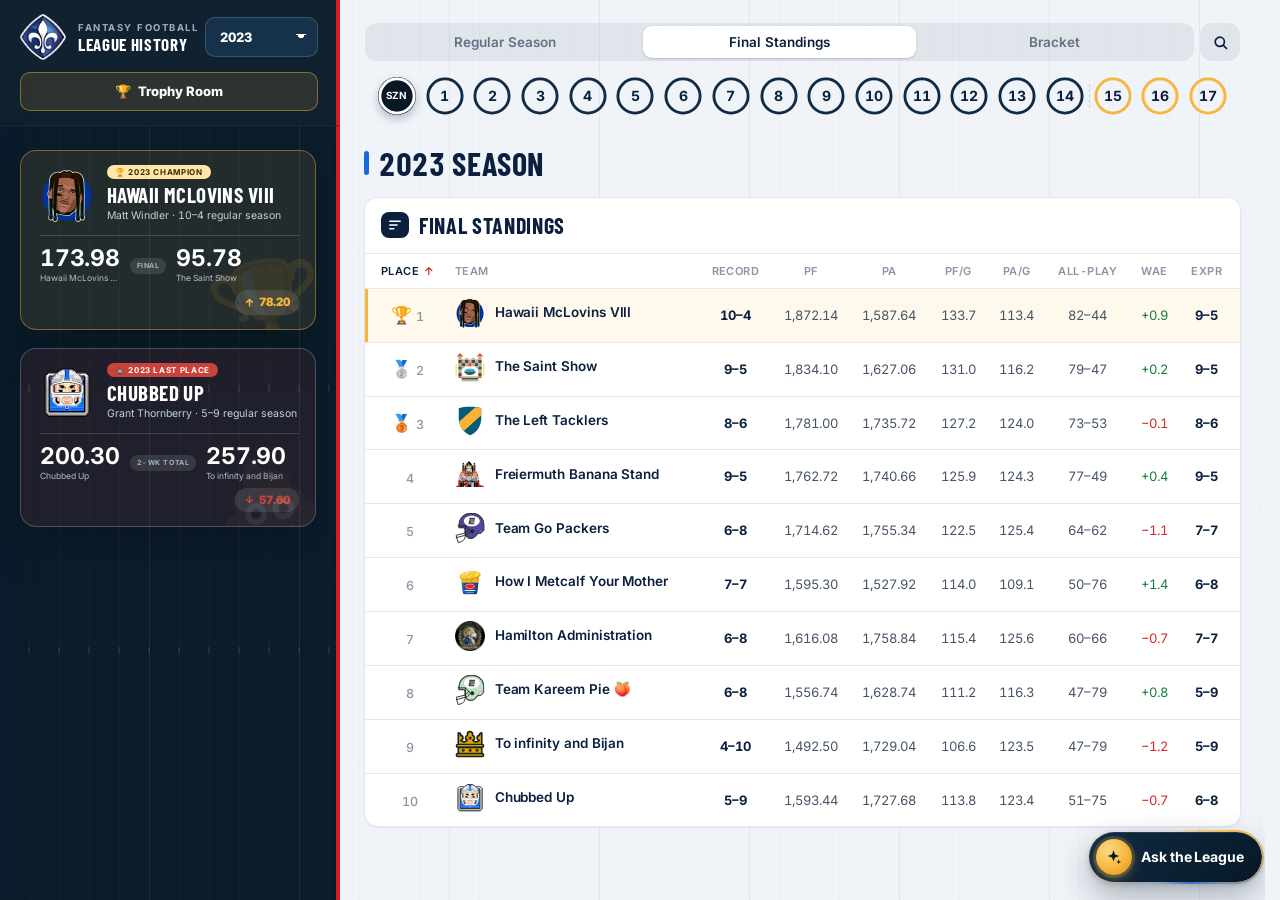
<file: 2023.html>
<!DOCTYPE html>
<html lang="en">
<head>
  <meta charset="UTF-8" />
  <meta name="viewport" content="width=device-width, initial-scale=1.0, viewport-fit=cover" />
  <meta name="description" content="2023 fantasy football league history, standings, schedules, and playoff brackets." />
  <title>League History · 2023</title>
  <link rel="manifest" href="manifest.webmanifest" />
  <link rel="preconnect" href="https://fonts.googleapis.com" />
  <link rel="preconnect" href="https://fonts.gstatic.com" crossorigin />
  <link href="https://fonts.googleapis.com/css2?family=Barlow+Condensed:wght@600;700&family=Inter:wght@400;500;600;700&display=swap" rel="stylesheet" />
  <meta name="theme-color" content="#071827" />
  <meta name="mobile-web-app-capable" content="yes" />
  <meta name="apple-mobile-web-app-capable" content="yes" />
  <meta name="apple-mobile-web-app-status-bar-style" content="black-translucent" />
  <meta name="apple-mobile-web-app-title" content="League History" />
  <link rel="icon" href="icons/favicon-32.png" sizes="32x32" type="image/png" />
  <link rel="icon" href="icons/icon-192.png" sizes="192x192" type="image/png" />
  <link rel="apple-touch-icon" href="icons/apple-touch-icon.png" />
  <script src="pwa.js" defer></script>
  <script src="chat.js" defer></script>
  <script src="player-card.js?v=2" defer></script>
  <style>
    /* Moving between pages (a season from the menu, a Season History link)
       crossfades where the browser supports it, instead of flashing white. */
    @view-transition { navigation: auto; }

    :root {
      --ink: #0b1726;
      --muted: #637083;
      --line: #dce3eb;
      --surface: #ffffff;
      --surface-2: #f5f7fa;
      --page: #eef2f6;
      --navy: #071827;
      --navy-2: #102b43;
      --blue: #1769e0;
      --blue-2: #0f56bd;
      --red: #d71920;
      --gold: #f6b73c;
      --green: #16834a;
      --shadow: 0 12px 30px rgba(7, 24, 39, 0.10);
      --radius: 18px;
    }

    * { box-sizing: border-box; }

    html { scroll-behavior: smooth; }

    body {
      margin: 0;
      color: var(--ink);
      background:
        var(--page);
      font-family: Inter, ui-sans-serif, -apple-system, BlinkMacSystemFont, "Segoe UI", Roboto, Helvetica, Arial, sans-serif;
      min-height: 100vh;
    }

    button, select { font: inherit; }
    button { cursor: pointer; }

    .topbar {
      position: sticky;
      top: 0;
      z-index: 40;
      background: rgba(7, 24, 39, .96);
      backdrop-filter: blur(16px);
      border-bottom: 1px solid rgba(255,255,255,.08);
      color: #fff;
    }

    .topbar-inner {
      width: min(1220px, calc(100% - 32px));
      margin: 0 auto;
      min-height: 72px;
      display: flex;
      align-items: center;
      justify-content: space-between;
      gap: 18px;
    }

    .brand {
      display: flex;
      align-items: center;
      gap: 12px;
      min-width: 0;
    }

    .brand {
      color: inherit;
      text-decoration: none;
    }

    /* The league crest. It is a diamond with its own white outline, so it
       needs no plate behind it and no shape cut around it. */
    .brand-mark {
      width: 46px;
      height: 46px;
      display: grid;
      place-items: center;
      flex: 0 0 auto;
    }

    .brand-mark img {
      display: block;
      width: 100%;
      height: 100%;
      object-fit: contain;
    }

    .brand-copy { min-width: 0; }
    .brand-kicker {
      display: block;
      font-size: 10px;
      letter-spacing: .22em;
      text-transform: uppercase;
      color: #9eb0c1;
      font-weight: 800;
      margin-bottom: 2px;
    }
    .brand-title {
      display: block;
      white-space: nowrap;
      overflow: hidden;
      text-overflow: ellipsis;
      font-size: 19px;
      font-weight: 800;
      letter-spacing: -.02em;
    }

    .year-control {
      display: flex;
      align-items: center;
      gap: 10px;
      color: #c9d5df;
      font-size: 13px;
      font-weight: 700;
    }

    .year-control select {
      appearance: none;
      color: #fff;
      background: #16324a;
      border: 1px solid rgba(255,255,255,.16);
      border-radius: 10px;
      padding: 10px 38px 10px 14px;
      font-weight: 800;
      outline: none;
      background-image:
        linear-gradient(45deg, transparent 50%, #fff 50%),
        linear-gradient(135deg, #fff 50%, transparent 50%);
      background-position: calc(100% - 16px) 16px, calc(100% - 11px) 16px;
      background-size: 5px 5px, 5px 5px;
      background-repeat: no-repeat;
    }

    .hero {
      color: #fff;
      border-bottom: 4px solid var(--red);
    }

    .hero-inner {
      width: min(1220px, calc(100% - 32px));
      margin: 0 auto;
      padding: 36px 0;
      display: grid;
      grid-template-columns: minmax(0, 1fr) minmax(330px, 430px);
      gap: 32px;
      align-items: center;
    }

    .season-hero-title {
      min-width: 0;
    }

    .eyebrow {
      color: #9fc4ff;
      text-transform: uppercase;
      letter-spacing: .19em;
      font-size: 11px;
      font-weight: 900;
      margin-bottom: 10px;
    }

    .hero h1 {
      font-size: clamp(54px, 8vw, 92px);
      line-height: .9;
      letter-spacing: -.06em;
      margin: 0;
      max-width: 760px;
    }

    .champ-card {
      justify-self: end;
      width: min(100%, 430px);
      border-radius: 22px;
      padding: 22px;
      background: rgba(255,255,255,.10);
      border: 1px solid rgba(255,255,255,.17);
      box-shadow: 0 24px 65px rgba(0,0,0,.28);
      position: relative;
      overflow: hidden;
    }


    .champ-label {
      display: flex;
      align-items: center;
      gap: 8px;
      color: #ffe2a3;
      font-size: 11px;
      text-transform: uppercase;
      letter-spacing: .16em;
      font-weight: 900;
    }

    .champ-team {
      display: flex;
      align-items: center;
      gap: 15px;
      margin: 18px 0;
    }

    .champ-team .team-badge { width: 62px; height: 62px; font-size: 29px; }
    .champ-team h2 { margin: 0; font-size: 26px; letter-spacing: -.035em; }
    .champ-team span { color: #bcd0e1; font-size: 13px; }

    .champ-score {
      display: grid;
      grid-template-columns: 1fr auto 1fr;
      align-items: center;
      gap: 12px;
      padding-top: 16px;
      border-top: 1px solid rgba(255,255,255,.13);
    }

    .champ-score strong { display: block; font-size: 22px; }
    .champ-score small { color: #aebdca; }
    .champ-score .versus { font-size: 11px; color: #7690a7; font-weight: 900; }
    .champ-score > div:last-child { text-align: right; }

    main {
      width: min(1220px, calc(100% - 32px));
      margin: 0 auto;
      padding: 30px 0 70px;
    }

    .season-strip {
      display: grid;
      grid-template-columns: repeat(4, 1fr);
      gap: 12px;
      margin-top: -18px;
      position: relative;
      z-index: 3;
    }

    .metric-card {
      background: var(--surface);
      border: 1px solid var(--line);
      border-radius: 14px;
      padding: 16px 17px;
      box-shadow: 0 8px 24px rgba(7,24,39,.07);
      min-width: 0;
    }

    .metric-card small {
      display: block;
      text-transform: uppercase;
      letter-spacing: .12em;
      color: var(--muted);
      font-size: 9px;
      font-weight: 900;
      margin-bottom: 7px;
    }

    .metric-card strong {
      display: block;
      white-space: nowrap;
      overflow: hidden;
      text-overflow: ellipsis;
      font-size: 16px;
      letter-spacing: -.025em;
    }

    .metric-card span { color: var(--muted); font-size: 12px; }

    .page-toolbar {
      margin: 28px 0 18px;
      display: flex;
      align-items: end;
      justify-content: space-between;
      gap: 20px;
    }

    .page-title h2 {
      margin: 0;
      font-size: 28px;
      letter-spacing: -.04em;
    }

    .page-title p {
      margin: 6px 0 0;
      color: var(--muted);
      font-size: 14px;
    }

    .view-tabs {
      display: inline-flex;
      gap: 4px;
      background: #e4e9ef;
      padding: 4px;
      border-radius: 12px;
      flex-wrap: wrap;
    }

    .view-tab {
      border: 0;
      border-radius: 9px;
      padding: 10px 14px;
      color: #536174;
      background: transparent;
      font-size: 13px;
      font-weight: 800;
      transition: .18s ease;
    }

    .view-tab:hover { color: var(--ink); }
    .view-tab.active {
      color: #fff;
      background: var(--navy-2);
      box-shadow: 0 5px 14px rgba(7,24,39,.18);
    }

    .view-panel { display: none; }
    .view-panel.active { display: block; animation: panelIn .2s ease; }
    @keyframes panelIn { from { opacity: 0; transform: translateY(5px); } to { opacity: 1; transform: none; } }

    .division-grid {
      display: grid;
      grid-template-columns: repeat(2, minmax(0, 1fr));
      gap: 18px;
    }

    .card {
      background: var(--surface);
      border: 1px solid var(--line);
      border-radius: var(--radius);
      box-shadow: var(--shadow);
      overflow: hidden;
    }

    .card-head {
      display: flex;
      align-items: center;
      justify-content: space-between;
      gap: 12px;
      padding: 19px 20px;
      background: #fbfcfd;
      border-bottom: 1px solid var(--line);
    }

    .card-head h3 {
      margin: 0;
      display: flex;
      align-items: center;
      gap: 9px;
      font-size: 18px;
      letter-spacing: -.025em;
    }

    .division-chip {
      display: inline-flex;
      align-items: center;
      justify-content: center;
      min-width: 28px;
      height: 28px;
      padding: 0 8px;
      border-radius: 8px;
      background: var(--navy);
      color: #fff;
      font-size: 11px;
      font-weight: 900;
    }

    .chip-icon {
      width: 16px;
      height: 16px;
      display: block;
      fill: none;
      stroke: currentColor;
      stroke-width: 1.5;
      stroke-linecap: round;
      stroke-linejoin: round;
    }

    /* An icon needs no side padding; a bare letter or number still does. */
    .division-chip:has(.chip-icon) { padding: 0; width: 28px; }

    .card-head > span { color: var(--muted); font-size: 12px; }

    .table-wrap { overflow-x: auto; }

    table {
      width: 100%;
      border-collapse: collapse;
      min-width: 555px;
    }

    th {
      color: #6b7788;
      font-size: 10px;
      letter-spacing: .09em;
      text-transform: uppercase;
      font-weight: 900;
      padding: 12px 14px;
      text-align: right;
      border-bottom: 1px solid var(--line);
      background: #fbfcfd;
      /* Without this "W–L" breaks at its dash the moment the column is
         squeezed, and the header stacks onto two lines. */
      white-space: nowrap;
    }

    th:first-child, th:nth-child(2) { text-align: left; }

    td {
      padding: 13px 14px;
      border-bottom: 1px solid #edf0f3;
      font-size: 13px;
      text-align: right;
      white-space: nowrap;
    }

    tr:last-child td { border-bottom: 0; }
    tbody tr { transition: background .15s ease; }
    tbody tr:hover { background: #f5f8fb; }
    td:first-child, td:nth-child(2) { text-align: left; }

    .rank {
      color: #7a8796;
      font-weight: 900;
      width: 36px;
    }

    /* `td` keeps every cell on one line so the numbers never wrap. The team
       cell has to opt out: a long enough name held on one line pushes the
       whole table past its container and puts a scrollbar under a desktop
       standings table that otherwise fits. It wraps inside its column now,
       and the column still cannot fall below 250px. */
    .team-cell { min-width: 250px; white-space: normal; }
    .team-cell .team-button { min-width: 0; }
    .team-cell .team-meta { min-width: 0; }
    .team-cell .team-name { overflow-wrap: anywhere; }
    .team-button {
      display: inline-flex;
      align-items: center;
      gap: 10px;
      padding: 0;
      border: 0;
      background: none;
      color: var(--blue-2);
      font-weight: 800;
      text-align: left;
    }
    .team-button:hover .team-name { text-decoration: underline; }

    .team-badge {
      width: 34px;
      height: 34px;
      display: inline-grid;
      place-items: center;
      border-radius: 10px;
      font-size: 17px;
      color: #fff;
      background: var(--team-color, var(--navy-2));
      border: 2px solid rgba(255,255,255,.5);
      box-shadow: 0 0 0 1px rgba(7,24,39,.12), inset 0 -8px 14px rgba(0,0,0,.13);
      flex: 0 0 auto;
    }

    .team-meta { display: flex; flex-direction: column; gap: 2px; }
    .team-name { color: var(--blue-2); font-size: 13px; }
    .owner { color: var(--muted); font-size: 11px; font-weight: 600; }

    .record { font-weight: 900; }
    .positive { color: var(--green); }
    .negative { color: #c92929; }
    .muted { color: var(--muted); }

    .final-card .card-head { padding-bottom: 15px; }
    .final-table { min-width: 900px; }
    .final-table .place { width: 56px; }
    .final-table .team-cell { min-width: 300px; }
    .champion-row { background: rgba(246,183,60,.12); }
    .champion-row:hover { background: rgba(246,183,60,.16); }
    .place-medal { font-size: 17px; margin-right: 4px; }

    .sort-button {
      width: 100%;
      display: inline-flex;
      align-items: center;
      justify-content: flex-start;
      gap: 5px;
      padding: 0;
      border: 0;
      background: transparent;
      color: inherit;
      font: inherit;
      text-transform: inherit;
      letter-spacing: inherit;
      white-space: nowrap;
      cursor: pointer;
    }

    .sort-button:hover,
    .sort-button.active {
      color: var(--blue-2);
    }

    .sort-indicator {
      min-width: 10px;
      font-size: 11px;
      line-height: 1;
      color: var(--red);
    }

    .bracket-card { padding: 0; }

    .bracket-head {
      min-height: 0;
    }

    .bracket-head > div {
      display: flex;
      align-items: center;
    }

    .bracket-head h3 {
      margin: 0;
    }

    .bracket-head {
      padding: 20px 22px;
      border-bottom: 1px solid var(--line);
      display: flex;
      align-items: center;
      justify-content: space-between;
      gap: 14px;
      background: #fbfcfd;
    }
    .bracket-head h3 { margin: 0; font-size: 19px; }
    .bracket-head p { margin: 4px 0 0; color: var(--muted); font-size: 12px; }
    .bracket-tag {
      color: #fff;
      background: var(--red);
      font-size: 10px;
      font-weight: 900;
      letter-spacing: .1em;
      text-transform: uppercase;
      border-radius: 999px;
      padding: 8px 11px;
      white-space: nowrap;
    }

    .bracket-scroll { overflow-x: auto; }
    .bracket {
      min-width: 1050px;
      display: grid;
      grid-template-columns: repeat(3, 1fr);
      gap: 28px;
      padding: 24px;
      background:
        linear-gradient(rgba(255,255,255,.94), rgba(255,255,255,.94)),
        repeating-linear-gradient(90deg, #dfe7ef 0 1px, transparent 1px 48px),
        repeating-linear-gradient(0deg, #dfe7ef 0 1px, transparent 1px 48px);
    }

    .round {
      display: flex;
      flex-direction: column;
      min-width: 0;
    }

    .round-title {
      padding: 0 3px 12px;
      border-bottom: 3px solid var(--navy-2);
      margin-bottom: 18px;
    }
    .round-title strong { display: block; font-size: 13px; letter-spacing: .02em; }
    .round-title span { color: var(--muted); font-size: 10px; text-transform: uppercase; letter-spacing: .08em; }

    .round-games { display: flex; flex-direction: column; justify-content: space-around; flex: 1; gap: 18px; }
    .round-2 .round-games { padding: 60px 0; gap: 100px; }
    .round-3 .round-games { justify-content: center; padding: 140px 0; }

    .matchup {
      position: relative;
      background: #fff;
      border: 1px solid #cfd8e2;
      border-radius: 14px;
      padding: 8px 12px;
      box-shadow: 0 7px 18px rgba(7,24,39,.07);
    }

    .matchup-row {
      display: grid;
      grid-template-columns: 46px 1fr auto;
      align-items: center;
      gap: 8px;
      padding: 8px 2px;
      color: #7e8996;
      font-size: 12px;
    }
    .matchup-row + .matchup-row { border-top: 1px solid #edf0f3; }
    .matchup-row.winner { color: var(--ink); font-weight: 900; }
    .matchup-row .seed { color: #758191; font-size: 10px; font-weight: 900; white-space: nowrap; }
    .matchup-row .score { font-size: 15px; font-variant-numeric: tabular-nums; }
    .matchup-row .mini-team { display: flex; align-items: center; gap: 7px; min-width: 0; }
    .matchup-row .mini-team span:last-child { overflow: hidden; text-overflow: ellipsis; white-space: nowrap; }
    .mini-badge {
      width: 23px; height: 23px; border-radius: 7px; display: grid; place-items: center;
      color: #fff; font-size: 12px; background: var(--team-color, var(--navy));
      flex: 0 0 auto;
    }
    .bye { min-height: 94px; display: flex; flex-direction: column; justify-content: center; }
    .bye-label { padding: 6px 2px 2px 56px; color: #8a95a2; font-size: 10px; text-transform: uppercase; letter-spacing: .12em; font-weight: 900; }
    .championship-matchup {
      border: 2px solid var(--gold);
      box-shadow: 0 14px 34px rgba(246,183,60,.24);
    }
    .championship-matchup::before {
      content: "CHAMPION";
      position: absolute;
      right: 12px;
      top: -11px;
      padding: 4px 8px;
      border-radius: 999px;
      background: var(--gold);
      color: #2d2105;
      font-size: 8px;
      font-weight: 1000;
      letter-spacing: .1em;
    }


    .losers-card {
      margin-top: 22px;
    }

    .losers-card .bracket-head {
      background: #fffbfb;
    }

    .losers-card .bracket-tag {
      background: #a62f2b;
    }

    .losers-bracket .round-2 .round-games,
    .losers-bracket .round-3 .round-games {
      justify-content: center;
      padding: 68px 0;
      gap: 18px;
    }

    .matchup-kicker {
      margin: -1px 2px 5px;
      color: var(--muted);
      font-size: 9px;
      font-weight: 900;
      letter-spacing: .11em;
      text-transform: uppercase;
    }

    .matchup-path {
      margin-top: 6px;
      padding: 8px 2px 1px;
      border-top: 1px solid #edf0f3;
      color: #687585;
      font-size: 9px;
      font-weight: 900;
      letter-spacing: .06em;
      text-transform: uppercase;
    }

    .last-place-matchup {
      border: 2px solid #d6433d;
      box-shadow: 0 14px 34px rgba(214,67,61,.18);
    }

    .last-place-matchup::before {
      content: "LAST PLACE";
      position: absolute;
      right: 12px;
      top: -11px;
      padding: 4px 8px;
      border-radius: 999px;
      background: #d6433d;
      color: #fff;
      font-size: 8px;
      font-weight: 1000;
      letter-spacing: .12em;
    }

    .last-place-row {
      color: #a62f2b !important;
      font-weight: 900;
    }

    .source-note {
      margin-top: 14px;
      color: var(--muted);
      font-size: 11px;
      text-align: right;
    }

    .drawer-backdrop {
      position: fixed;
      inset: 0;
      z-index: 70;
      background: rgba(4, 14, 23, .64);
      opacity: 0;
      pointer-events: none;
      transition: opacity .22s ease;
      backdrop-filter: blur(3px);
    }
    .drawer-backdrop.open { opacity: 1; pointer-events: auto; }

    .team-drawer {
      position: fixed;
      z-index: 80;
      top: 0;
      right: 0;
      width: min(680px, 100%);
      height: 100dvh;
      background: #f6f8fa;
      box-shadow: -25px 0 65px rgba(0,0,0,.25);
      transform: translateX(104%);
      transition: transform .26s cubic-bezier(.2,.8,.2,1);
      display: flex;
      flex-direction: column;
    }
    .team-drawer.open { transform: translateX(0); }

    /* Desktop: the team panel opens on the left, leaving the right of the
       screen for a player card opened from it. */
    @media (min-width: 761px) {
      .team-drawer { left: 0; right: auto; transform: translateX(-104%); box-shadow: 25px 0 65px rgba(0,0,0,.25); }
      .team-drawer.open { transform: translateX(0); }
    }

    .drawer-hero {
      padding: 22px;
      color: #fff;
      background: var(--drawer-color, var(--navy-2));
      position: relative;
      overflow: hidden;
    }
    .drawer-hero::after {
      content: "";
      position: absolute;
      width: 260px; height: 260px;
      right: -120px; top: -110px;
      border-radius: 50%;
      background: rgba(255,255,255,.08);
    }

    .drawer-close {
      position: absolute;
      top: 16px; right: 16px;
      z-index: 2;
      width: 38px; height: 38px;
      border: 1px solid rgba(255,255,255,.22);
      background: rgba(255,255,255,.1);
      color: #fff;
      border-radius: 10px;
      font-size: 22px;
      line-height: 1;
    }

    .drawer-team {
      display: flex;
      align-items: center;
      gap: 15px;
      padding-right: 46px;
    }
    .drawer-team .team-badge { width: 58px; height: 58px; font-size: 28px; }
    .drawer-team > div { min-width: 0; }
    /* With somewhere to go back to, the back button leads the row. */
    .drawer-team:has(> .pp-back:not([hidden])) { gap: 12px; }
    .drawer-team h2 { margin: 0 0 4px; font-size: 25px; letter-spacing: -.04em; }
    .drawer-team p { margin: 0; color: rgba(255,255,255,.72); font-size: 13px; }
    .drawer-year {
      display: inline-block; margin-bottom: 6px; padding: 2px 8px; border-radius: 999px;
      background: rgba(255,255,255,.16); color: #fff;
      font-size: 10px; font-weight: 900; letter-spacing: .1em; text-transform: uppercase;
    }

    .drawer-stats {
      display: grid;
      grid-template-columns: repeat(4, 1fr);
      gap: 8px;
      margin-top: 18px;
    }
    .drawer-stat {
      background: rgba(255,255,255,.09);
      border: 1px solid rgba(255,255,255,.12);
      border-radius: 10px;
      padding: 10px;
    }
    .drawer-stat small { display: block; color: rgba(255,255,255,.63); font-size: 8px; letter-spacing: .1em; text-transform: uppercase; font-weight: 900; margin-bottom: 5px; }
    .drawer-stat strong { font-size: 14px; }
    .drawer-stats-body { display: none; }

    .drawer-body {
      flex: 1;
      overflow: auto;
      padding: 18px;
    }

    .schedule-section { margin-bottom: 20px; }
    .schedule-heading {
      display: flex;
      justify-content: space-between;
      align-items: center;
      margin: 0 2px 10px;
    }
    .schedule-heading h3 { margin: 0; font-size: 15px; }
    .schedule-heading span { color: var(--muted); font-size: 11px; }

    .schedule-list {
      background: #fff;
      border: 1px solid var(--line);
      border-radius: 14px;
      overflow: hidden;
    }
    .schedule-row {
      display: grid;
      grid-template-columns: 54px 34px 1fr auto;
      gap: 10px;
      align-items: center;
      padding: 11px 12px;
      border-bottom: 1px solid #edf0f3;
    }
    .schedule-row:last-child { border-bottom: 0; }
    /* A playoff label ("Losers Bracket · Last-Place Game") is far longer than
       "Week 3", so on playoff rows it takes a line of its own above the game
       instead of wrapping inside the narrow week column. */
    .schedule-row.post { grid-template-columns: 34px 1fr auto; row-gap: 6px; }
    .schedule-row.post .schedule-week { grid-column: 1 / -1; }
    .schedule-week { color: var(--muted); font-size: 10px; font-weight: 900; text-transform: uppercase; letter-spacing: .05em; }
    .result-pill {
      width: 27px; height: 27px; border-radius: 8px; display: grid; place-items: center;
      font-size: 11px; font-weight: 1000; color: #fff;
    }
    .result-pill.win { background: var(--green); }
    .result-pill.loss { background: #c73535; }
    .result-pill.bye { background: #8693a1; }
    /* The opponent in a schedule row opens that team's season in its place. */
    .schedule-opponent {
      min-width: 0; padding: 0; border: 0; background: none; font: inherit; color: inherit;
      text-align: left; cursor: pointer;
    }
    .schedule-opponent strong {
      text-decoration: underline dotted rgba(23, 105, 224, .55) 1.5px; text-underline-offset: 3px;
    }
    @media (hover: hover) { .schedule-opponent:hover strong { color: var(--blue); text-decoration-style: solid; text-decoration-color: var(--blue); } }
    .schedule-opponent strong { display: block; font-size: 12px; overflow: hidden; text-overflow: ellipsis; white-space: nowrap; }
    .schedule-opponent span { color: var(--muted); font-size: 10px; }
    .schedule-score { text-align: right; font-size: 12px; }
    .schedule-score strong { display: block; font-size: 13px; font-variant-numeric: tabular-nums; }
    .schedule-score span { color: var(--muted); font-size: 10px; }


    .mobile-stat-strip,
    .mobile-sort-control {
      display: none;
    }

    .mobile-stat-strip {
      margin-top: 5px;
      grid-template-columns: repeat(5, minmax(0, 1fr));
      gap: 3px;
    }

    .mobile-stat {
      min-width: 0;
      padding: 3px 2px;
      border-radius: 5px;
      background: #f3f6f9;
      text-align: center;
    }

    .mobile-stat small {
      display: block;
      color: #7a8796;
      font-size: 7px;
      font-weight: 900;
      letter-spacing: .05em;
      line-height: 1;
      text-transform: uppercase;
    }

    .mobile-stat strong {
      display: block;
      margin-top: 2px;
      color: var(--ink);
      font-size: 9px;
      line-height: 1.05;
      font-variant-numeric: tabular-nums;
      white-space: nowrap;
    }

    .mobile-sort-control {
      align-items: center;
      gap: 7px;
      color: var(--muted);
      font-size: 10px;
      font-weight: 900;
      text-transform: uppercase;
      letter-spacing: .06em;
    }

    .mobile-sort-control select {
      min-width: 112px;
      border: 1px solid #ccd5df;
      border-radius: 8px;
      background: #fff;
      color: var(--ink);
      padding: 7px 28px 7px 8px;
      font-size: 11px;
      font-weight: 800;
    }


    .mobile-winner-tree {
      display: none;
    }


    /* Subtle championship styling, mirroring the red tint used for the losers bracket. */
    .winners-card .bracket-head {
      background: #fffae9;
      border-bottom-color: #ead58b;
    }

    /* Playoff team names open the same schedule drawer used by the standings. */
    .bracket-team-button {
      width: 100%;
      min-width: 0;
      margin: 0;
      padding: 0;
      border: 0;
      background: transparent;
      color: inherit;
      font: inherit;
      cursor: pointer;
      text-align: left;
    }

    .bracket-team-button:hover .bracket-team-name,
    .bracket-team-button:focus-visible .bracket-team-name {
      color: var(--blue-2);
      text-decoration: underline;
    }

    .bracket-team-button:focus-visible {
      outline: 2px solid var(--blue-2);
      outline-offset: 3px;
      border-radius: 6px;
    }

    .bracket-team-name {
      min-width: 0;
      text-align: center;
    }

    .bracket-team-name.multiline {
      text-align: left;
    }

    /* Keep every logo optically centered inside its tile in the winner's bracket. */
    .winners-card .mini-badge,
    .mobile-winner-tree .mini-badge {
      display: inline-flex;
      align-items: center;
      justify-content: center;
      text-align: center;
      line-height: 1;
    }


    .mobile-sort-direction {
      width: 30px;
      height: 30px;
      display: inline-grid;
      place-items: center;
      flex: 0 0 auto;
      border: 1px solid #ccd5df;
      border-radius: 8px;
      background: #fff;
      color: var(--ink);
      font-size: 14px;
      font-weight: 1000;
      cursor: pointer;
    }

    .mobile-sort-direction:hover,
    .mobile-sort-direction:focus-visible {
      border-color: var(--blue);
      color: var(--blue-2);
    }


    .single-standings {
      grid-template-columns: 1fr;
    }

    .two-round-bracket {
      grid-template-columns: repeat(2, minmax(0, 1fr));
    }

    @media (max-width: 700px) {
      .two-round-bracket {
        grid-template-columns: 1fr;
      }
    }

    /* A short run of yard ticks closes the page out. */
    .footer::before {
      content: "";
      display: block;
      width: min(360px, 52%);
      height: 7px;
      margin: 0 auto 15px;
      background: repeating-linear-gradient(90deg, currentColor 0 1px, transparent 1px 15px);
      opacity: .45;
    }

    .footer {
      padding: 26px 16px 34px;
      text-align: center;
      color: #718092;
      font-size: 11px;
    }

    @media (max-width: 900px) {
      .hero-inner { grid-template-columns: 1fr; }
      .champ-card { justify-self: stretch; width: 100%; }
      .season-strip { grid-template-columns: repeat(2, 1fr); }
      .division-grid { grid-template-columns: 1fr; }
      .page-toolbar { align-items: stretch; flex-direction: column; }
      .view-tabs { align-self: stretch; }
      .view-tab { flex: 1; }
    }


    @media (max-width: 700px) {
      .topbar-inner, .hero-inner, main { width: min(100% - 12px, 1220px); }
      .topbar-inner { min-height: 56px; }
      .brand-kicker { display: none; }
      .brand-title { font-size: 15px; }
      .brand-mark { width: 36px; height: 36px; }
      .year-control > span { display: none; }
      .year-control select { padding: 7px 27px 7px 9px; font-size: 12px; }

      .hero-inner {
        padding: 20px 0 18px;
        gap: 12px;
      }

      .hero h1 { font-size: 38px; }

      .champ-card {
        padding: 13px;
        border-radius: 14px;
      }

      .champ-label { font-size: 8px; margin-bottom: 9px; }
      .champ-team { gap: 8px; }
      .champ-team .team-badge { width: 38px; height: 38px; font-size: 18px; }
      .champ-team h2 { font-size: 17px; }
      .champ-team span { font-size: 10px; }
      .champ-score { margin-top: 11px; padding-top: 10px; }
      .champ-score strong { font-size: 19px; }
      .champ-score small { font-size: 8px; }

      .season-strip {
        grid-template-columns: 1fr 1fr;
        gap: 6px;
        margin-top: -8px;
      }

      .metric-card {
        min-height: 0;
        padding: 9px 10px;
        border-radius: 11px;
      }

      .metric-card small { margin-bottom: 4px; font-size: 7px; }
      .metric-card strong { font-size: 12px; }
      .metric-card span { font-size: 9px; }

      .page-toolbar {
        margin: 15px 0 9px;
        gap: 8px;
      }

      .page-title h2 { font-size: 21px; }
      .page-title p { margin-top: 3px; font-size: 10px; }

      .division-grid { gap: 9px; }

      .card {
        border-radius: 12px;
        box-shadow: 0 5px 16px rgba(7,24,39,.07);
      }

      .card-head,
      .bracket-head {
        padding: 11px 12px;
      }

      .card-head h3,
      .bracket-head h3 {
        font-size: 15px;
      }

      .card-head > span { font-size: 9px; }
      .division-chip { min-width: 23px; height: 23px; border-radius: 6px; font-size: 9px; }

      /* Compact regular-season rows: all stats remain visible inside each team row. */
      #regular .table-wrap,
      #panel-standings .table-wrap,
      #final .table-wrap {
        overflow: visible;
      }

      #regular table,
      #panel-standings table,
      #regular tbody,
      #final table,
      #final tbody {
        display: block;
        width: 100%;
        min-width: 0;
      }

      #regular thead,
      #panel-standings thead,
      #final thead {
        display: none;
      }

      #regular tbody tr,
      #final tbody tr {
        display: grid;
        grid-template-columns: 24px minmax(0, 1fr);
        align-items: center;
        min-height: 0;
        padding: 7px 8px;
        border-bottom: 1px solid #edf0f3;
      }

      #regular tbody tr:last-child,
      #final tbody tr:last-child {
        border-bottom: 0;
      }

      #regular td,
      #panel-standings td,
      #final td {
        padding: 0;
        border: 0;
        text-align: left;
        white-space: normal;
      }

      #regular td.rank,
      #panel-standings td.rank,
      #final td.rank {
        grid-column: 1;
        color: #738090;
        font-size: 11px;
        text-align: center;
      }

      #regular td.team-cell,
      #panel-standings td.team-cell,
      #final td.team-cell {
        grid-column: 2;
        min-width: 0;
        display: flex;
        flex-wrap: wrap;
        align-items: center;
      }

      /* Seed and clinch markers ride beside the name; the stat strip takes
         the next row. A later rule stretches the button to the full cell,
         so the width is overridden here. */
      td.team-cell .team-button { flex: 0 1 auto; width: auto; max-width: 100%; min-width: 0; }
      td.team-cell .team-button .team-meta { min-width: 0; }
      td.team-cell .team-button .team-name { overflow: hidden; text-overflow: ellipsis; white-space: nowrap; }
      td.team-cell .team-flags { flex: 0 0 auto; }
      td.team-cell .mobile-stat-strip { flex: 1 0 100%; }

      #regular td:not(.rank):not(.team-cell),
      #panel-standings td:not(.rank):not(.team-cell),
      #final td:not(.rank):not(.team-cell) {
        display: none;
      }

      .team-button {
        width: 100%;
        gap: 6px;
      }

      .team-badge {
        width: 27px;
        height: 27px;
        border-radius: 7px;
        font-size: 13px;
      }

      .team-meta {
        min-width: 0;
        gap: 0;
      }

      .team-name {
        display: block;
        max-width: 100%;
        overflow: hidden;
        color: var(--blue-2);
        font-size: 10.5px;
        line-height: 1.1;
        text-overflow: ellipsis;
        white-space: nowrap;
      }

      .owner {
        font-size: 8.5px;
        line-height: 1.15;
      }

      .mobile-stat-strip { display: grid; }

      .final-card .card-head {
        flex-wrap: wrap;
        padding-bottom: 10px;
      }

      .final-card .card-head > span {
        display: none;
      }

      .mobile-sort-control {
        display: inline-flex;
        margin-left: auto;
      }

      .place-medal {
        display: block;
        margin: 0;
        font-size: 13px;
        line-height: 1;
      }

      /* Brackets become dense round sections instead of a wide scrolling canvas. */
      .bracket-card { margin-top: 0; }
      .losers-card { margin-top: 10px; }

      .bracket-head {
        align-items: center;
        padding-top: 10px;
        padding-bottom: 10px;
      }

      .bracket-scroll {
        overflow: visible;
      }

      .bracket {
        min-width: 0;
        grid-template-columns: 1fr;
        gap: 8px;
        padding: 8px;
        background:
          linear-gradient(rgba(255,255,255,.96), rgba(255,255,255,.96)),
          repeating-linear-gradient(90deg, #e8edf2 0 1px, transparent 1px 28px),
          repeating-linear-gradient(0deg, #e8edf2 0 1px, transparent 1px 28px);
      }

      .round-title {
        margin-bottom: 7px;
        padding: 0 2px 5px;
        border-bottom-width: 2px;
      }

      .round-title strong { font-size: 11px; }
      .round-title span { font-size: 8px; }

      .round-games,
      .round-2 .round-games,
      .round-3 .round-games,
      .losers-bracket .round-2 .round-games,
      .losers-bracket .round-3 .round-games {
        display: grid;
        grid-template-columns: repeat(2, minmax(0, 1fr));
        justify-content: stretch;
        gap: 6px;
        padding: 0;
      }

      .round-3 .round-games,
      .losers-bracket .round-2 .round-games,
      .losers-bracket .round-3 .round-games {
        grid-template-columns: 1fr;
      }

      .matchup {
        min-width: 0;
        padding: 5px 6px;
        border-radius: 9px;
        box-shadow: 0 3px 9px rgba(7,24,39,.06);
      }

      .matchup-row {
        grid-template-columns: 27px minmax(0, 1fr) auto;
        gap: 4px;
        padding: 5px 0;
        font-size: 9px;
      }

      .matchup-row .seed { font-size: 7.5px; }
      .matchup-row .score { font-size: 10px; }
      .matchup-row .mini-team { gap: 4px; align-items: flex-start; }
      .matchup-row .mini-team span:last-child {
        overflow: visible;
        font-size: 8.5px;
        line-height: 1.12;
        text-overflow: clip;
        white-space: normal;
      }

      .mini-badge {
        width: 18px;
        height: 18px;
        border-radius: 5px;
        font-size: 9px;
      }

      .bye {
        min-height: 0;
      }

      .bye-label {
        padding: 3px 0 1px 31px;
        font-size: 7px;
      }

      .matchup-kicker {
        margin-bottom: 2px;
        font-size: 7px;
      }

      .matchup-path {
        margin-top: 3px;
        padding-top: 4px;
        font-size: 6.5px;
        line-height: 1.2;
      }

      .championship-matchup::before,
      .last-place-matchup::before {
        right: 7px;
        top: -8px;
        padding: 3px 5px;
        font-size: 6px;
      }


      /* Preserve a true three-round bracket on mobile for the championship side. */
      .winners-card .bracket-scroll {
        overflow: visible;
      }

      .winners-bracket {
        position: relative;
        display: grid;
        grid-template-columns: repeat(3, minmax(0, 1fr));
        gap: 6px;
        min-width: 0;
        padding: 8px 5px 10px;
      }

      .winners-bracket .round {
        position: relative;
        min-width: 0;
      }

      .winners-bracket .round-title {
        min-height: 29px;
        margin-bottom: 3px;
        padding: 0 1px 4px;
        text-align: center;
      }

      .winners-bracket .round-title strong {
        display: block;
        font-size: 8px;
        line-height: 1.05;
      }

      .winners-bracket .round-title span {
        display: block;
        margin-top: 2px;
        font-size: 6.5px;
        line-height: 1;
      }

      .winners-bracket .round-games,
      .winners-bracket .round-2 .round-games,
      .winners-bracket .round-3 .round-games {
        position: relative;
        display: grid;
        grid-template-columns: 1fr;
        grid-template-rows: repeat(8, minmax(0, 1fr));
        height: 330px;
        gap: 0;
        padding: 0;
      }

      .winners-bracket .round-1 .matchup:nth-child(1) { grid-row: 1 / 3; }
      .winners-bracket .round-1 .matchup:nth-child(2) { grid-row: 3 / 5; }
      .winners-bracket .round-1 .matchup:nth-child(3) { grid-row: 5 / 7; }
      .winners-bracket .round-1 .matchup:nth-child(4) { grid-row: 7 / 9; }

      .winners-bracket .round-2 .matchup:nth-child(1) { grid-row: 2 / 4; }
      .winners-bracket .round-2 .matchup:nth-child(2) { grid-row: 6 / 8; }

      .winners-bracket .round-3 .matchup:nth-child(1) { grid-row: 4 / 6; }

      .winners-bracket .matchup {
        position: relative;
        z-index: 2;
        align-self: center;
        width: 100%;
        min-width: 0;
        padding: 3px 4px;
        border-radius: 7px;
        box-shadow: 0 2px 7px rgba(7,24,39,.08);
      }

      .winners-bracket .matchup-row {
        grid-template-columns: 19px minmax(0, 1fr) 25px;
        gap: 2px;
        min-height: 25px;
        padding: 3px 0;
      }

      .winners-bracket .matchup-row .seed {
        font-size: 6px;
        line-height: 1.05;
        white-space: normal;
      }

      .winners-bracket .matchup-row .mini-team {
        min-width: 0;
        gap: 0;
      }

      .winners-bracket .mini-badge {
        display: none;
      }

      .winners-bracket .matchup-row .mini-team span:last-child {
        display: -webkit-box;
        overflow: hidden;
        font-size: 6.7px;
        font-weight: 850;
        line-height: 1.05;
        white-space: normal;
        -webkit-box-orient: vertical;
        -webkit-line-clamp: 2;
      }

      .winners-bracket .matchup-row .score {
        font-size: 7.2px;
      }

      .winners-bracket .bye {
        min-height: 0;
      }

      .winners-bracket .bye-label {
        padding: 1px 0 0 21px;
        font-size: 5.8px;
      }

      /* Connector geometry: Round 1 pairs feed the semifinals. */
      .winners-bracket .round-2 .round-games::before,
      .winners-bracket .round-3 .round-games::before {
        content: "";
        position: absolute;
        z-index: 1;
        top: 0;
        bottom: 0;
        left: -6px;
        width: 6px;
        pointer-events: none;
      }

      .winners-bracket .round-2 .round-games::before {
        background:
          linear-gradient(#aab5c1, #aab5c1) left 0 top 12.5% / 100% 1px no-repeat,
          linear-gradient(#aab5c1, #aab5c1) left 0 top 25% / 100% 1px no-repeat,
          linear-gradient(#aab5c1, #aab5c1) left 0 top 37.5% / 100% 1px no-repeat,
          linear-gradient(#aab5c1, #aab5c1) left 0 top 12.5% / 1px 25% no-repeat,
          linear-gradient(#aab5c1, #aab5c1) left 0 top 62.5% / 100% 1px no-repeat,
          linear-gradient(#aab5c1, #aab5c1) left 0 top 75% / 100% 1px no-repeat,
          linear-gradient(#aab5c1, #aab5c1) left 0 top 87.5% / 100% 1px no-repeat,
          linear-gradient(#aab5c1, #aab5c1) left 0 top 62.5% / 1px 25% no-repeat;
      }

      /* The two semifinal winners feed the title game. */
      .winners-bracket .round-3 .round-games::before {
        background:
          linear-gradient(#aab5c1, #aab5c1) left 0 top 25% / 100% 1px no-repeat,
          linear-gradient(#aab5c1, #aab5c1) left 0 top 50% / 100% 1px no-repeat,
          linear-gradient(#aab5c1, #aab5c1) left 0 top 75% / 100% 1px no-repeat,
          linear-gradient(#aab5c1, #aab5c1) left 0 top 25% / 1px 50% no-repeat;
      }

      .winners-bracket .championship-matchup::before {
        right: 4px;
        top: -7px;
        padding: 2px 4px;
        font-size: 5px;
      }


      /* Mobile winner's bracket: two persistent bracket lanes that merge at the title game. */
      .winners-card > .bracket-scroll {
        display: none;
      }

      .mobile-winner-tree {
        display: block;
        padding: 10px;
        background:
          linear-gradient(rgba(255,255,255,.97), rgba(255,255,255,.97)),
          repeating-linear-gradient(90deg, #e8edf2 0 1px, transparent 1px 28px),
          repeating-linear-gradient(0deg, #e8edf2 0 1px, transparent 1px 28px);
      }

      .mobile-bracket-stage {
        position: relative;
      }

      .mobile-bracket-stage + .mobile-bracket-stage {
        margin-top: 12px;
      }

      .mobile-stage-title {
        margin-bottom: 8px;
        padding: 0 4px 6px;
        border-bottom: 3px solid #162b42;
      }

      .mobile-stage-title strong {
        display: block;
        color: var(--ink);
        font-size: 15px;
        line-height: 1.1;
      }

      .mobile-stage-title span {
        display: block;
        margin-top: 4px;
        color: #66778a;
        font-size: 9px;
        font-weight: 800;
        letter-spacing: .08em;
        text-transform: uppercase;
      }

      .mobile-lane-grid {
        display: grid;
        grid-template-columns: repeat(2, minmax(0, 1fr));
        gap: 8px;
      }

      .mobile-bracket-lane {
        position: relative;
        min-width: 0;
      }

      .mobile-lane-label {
        margin: 0 2px 5px;
        color: #778495;
        font-size: 7.5px;
        font-weight: 1000;
        letter-spacing: .1em;
        text-align: center;
        text-transform: uppercase;
      }

      .mobile-winner-tree .matchup {
        min-width: 0;
        padding: 6px 7px;
        border-radius: 11px;
        box-shadow: 0 4px 12px rgba(7,24,39,.07);
      }

      .mobile-winner-tree .matchup-row {
        grid-template-columns: 31px minmax(0, 1fr) auto;
        gap: 5px;
        min-height: 36px;
        padding: 6px 0;
      }

      .mobile-winner-tree .matchup-row .seed {
        font-size: 8px;
        line-height: 1.05;
        white-space: normal;
      }

      .mobile-winner-tree .mini-team {
        min-width: 0;
        gap: 6px;
      }

      .mobile-winner-tree .mini-badge {
        display: inline-flex;
        width: 26px;
        height: 26px;
        border-radius: 7px;
        font-size: 13px;
        flex: 0 0 auto;
      }

      .mobile-winner-tree .mini-team > span:last-child {
        display: -webkit-box;
        overflow: hidden;
        color: inherit;
        font-size: 9.5px;
        font-weight: 850;
        line-height: 1.08;
        white-space: normal;
        -webkit-box-orient: vertical;
        -webkit-line-clamp: 2;
      }

      .mobile-winner-tree .matchup-row .score {
        font-size: 10px;
      }

      .mobile-winner-tree .matchup-kicker {
        margin: 0 2px 2px;
        font-size: 7px;
      }

      .mobile-bye-card {
        border-color: #c8d3df;
        background: #fafbfd;
      }

      .semifinal-stage::before {
        content: "";
        position: absolute;
        top: -13px;
        left: 25%;
        right: 25%;
        height: 13px;
        border-left: 2px solid #a9b5c2;
        border-right: 2px solid #a9b5c2;
      }

      .mobile-semifinal-lane::before {
        content: "";
        position: absolute;
        top: -8px;
        left: 50%;
        width: 2px;
        height: 8px;
        background: #a9b5c2;
        transform: translateX(-50%);
      }

      .mobile-merge-lines {
        position: relative;
        height: 22px;
        margin: 0 25%;
        border-bottom: 2px solid #a9b5c2;
      }

      .mobile-merge-lines::after {
        content: "";
        position: absolute;
        left: 50%;
        bottom: -22px;
        width: 2px;
        height: 22px;
        background: #a9b5c2;
        transform: translateX(-50%);
      }

      .mobile-merge-lines span {
        position: absolute;
        bottom: 0;
        width: 2px;
        height: 22px;
        background: #a9b5c2;
      }

      .mobile-merge-lines span:first-child { left: 0; }
      .mobile-merge-lines span:last-child { right: 0; }

      .championship-stage {
        padding-top: 9px;
      }

      .mobile-championship-card {
        width: min(100%, 430px);
        margin: 0 auto;
      }

      .mobile-winner-tree .championship-matchup::before {
        right: 9px;
        top: -9px;
        padding: 3px 6px;
        font-size: 6px;
      }

      @media (max-width: 430px) {
        .mobile-winner-tree {
          padding: 8px 6px;
        }

        .mobile-lane-grid {
          gap: 5px;
        }

        .mobile-winner-tree .matchup {
          padding: 5px;
          border-radius: 9px;
        }

        .mobile-winner-tree .matchup-row {
          grid-template-columns: 25px minmax(0, 1fr) auto;
          gap: 3px;
          min-height: 32px;
          padding: 5px 0;
        }

        .mobile-winner-tree .mini-badge {
          width: 22px;
          height: 22px;
          border-radius: 6px;
          font-size: 11px;
        }

        .mobile-winner-tree .mini-team {
          gap: 4px;
        }

        .mobile-winner-tree .mini-team > span:last-child {
          font-size: 8px;
        }

        .mobile-winner-tree .matchup-row .seed {
          font-size: 7px;
        }

        .mobile-winner-tree .matchup-row .score {
          font-size: 8.5px;
        }

        .mobile-winner-tree .matchup-kicker,
        .mobile-lane-label {
          font-size: 6.5px;
        }
      }

      .source-note {
        margin-top: 7px;
        font-size: 8.5px;
        line-height: 1.3;
        text-align: left;
      }

      .drawer-stats { grid-template-columns: repeat(4, 1fr); gap: 4px; }
      .drawer-stat { padding: 7px 4px; }
      .drawer-stat small { font-size: 7px; }
      .drawer-stat strong { font-size: 11px; }
      .schedule-row {
        grid-template-columns: 42px 23px minmax(0, 1fr) auto;
        gap: 5px;
        padding: 7px;
      }
      .schedule-row.post { grid-template-columns: 23px minmax(0, 1fr) auto; row-gap: 5px; }
      .schedule-week { font-size: 8px; }
      .result-pill { width: 21px; height: 21px; font-size: 8px; }
      .schedule-opponent strong { font-size: 10px; }
      .schedule-opponent span { font-size: 8px; }
      .schedule-score { font-size: 9px; }
      .schedule-score strong { font-size: 10px; }
      .drawer-hero, .drawer-body { padding-left: 10px; padding-right: 10px; }

      /* Phones: the team drawer is a bottom sheet like the box score and the
         player card, and its header slims down once the schedule scrolls. */
      .team-drawer {
        top: auto; bottom: 0; left: 0; right: 0; width: 100%;
        height: auto; max-height: 92dvh;
        border-radius: 16px 16px 0 0; overflow: hidden;
        transform: translateY(104%);
      }
      .team-drawer.open { transform: none; }
      .drawer-body { flex: 1 1 auto; min-height: 0; }
      .drawer-hero { flex: 0 0 auto; padding-top: 14px; padding-bottom: 14px; transition: padding .2s ease; }
      .drawer-close { top: 10px; right: 10px; width: 30px; height: 30px; font-size: 18px; border-radius: 8px; }
      .drawer-team .team-badge, .drawer-team h2 { transition: width .2s ease, height .2s ease, font-size .2s ease; }
      .drawer-team .team-badge { width: 48px; height: 48px; }
      .drawer-team h2 { font-size: 21px; }
      .drawer-hero .drawer-stats { display: none; }
      .drawer-stats-body { display: grid; margin: 0 0 14px; }
      .drawer-stats-body .drawer-stat { background: var(--drawer-color, var(--navy-2)); border-color: transparent; color: #fff; }
      /* The header's lines fold away smoothly rather than vanishing. */
      .drawer-year, .drawer-team p {
        max-height: 34px; overflow: hidden;
        transition: max-height .28s ease, opacity .2s ease, margin .28s ease, padding .28s ease;
      }
      .team-drawer.compact .drawer-hero { padding-top: 8px; padding-bottom: 8px; }
      .team-drawer.compact .drawer-team p,
      .team-drawer.compact .drawer-year { max-height: 0; opacity: 0; margin: 0; padding-top: 0; padding-bottom: 0; }
      .team-drawer.compact .drawer-team .team-badge { width: 34px; height: 34px; }
      .team-drawer.compact .drawer-team h2 { font-size: 16px; margin: 0; }
      .drawer-team:has(> .pp-back:not([hidden])) { gap: 10px; }
    }

  
    /* Compact season outcome cards */
    .hero-inner.outcome-grid {
      grid-template-columns: repeat(2, minmax(0, 1fr));
      gap: 16px;
      padding: 24px 0;
      align-items: stretch;
    }

    .outcome-card {
      position: relative;
      overflow: hidden;
      min-width: 0;
      padding: 14px 16px 14px 19px;
      border: 1px solid rgba(255,255,255,.17);
      border-radius: 16px;
      background: rgba(255,255,255,.10);
      box-shadow: 0 18px 45px rgba(0,0,0,.22);

      /* The crest sits to the left of both identity rows and the result runs
         underneath them, so the card reads as two bands rather than three
         stacked strips with air between each. */
      display: grid;
      grid-template-columns: auto minmax(0, 1fr);
      column-gap: 13px;
      align-items: center;
    }

    /* The whole card takes the colour of its outcome rather than wearing a
       stripe, and the trophy or the turd it already carries in the label is
       blown up behind the score as a watermark. Which card is which reads
       from across the room; the emoji does the work no label needs to. */
    .champion-outcome {
      --outcome-accent: #f6b73c;
      background: rgba(246,183,60,.10);
      border-color: rgba(246,183,60,.34);
    }

    .loser-outcome {
      --outcome-accent: #c9423c;
      background: rgba(201,66,60,.11);
      border-color: rgba(201,66,60,.32);
    }

    .outcome-card::after {
      content: "🏆";
      position: absolute;
      right: -12px;
      bottom: -26px;
      font-size: 94px;
      line-height: 1;
      opacity: .09;
      transform: rotate(-12deg);
      pointer-events: none;
    }

    .loser-outcome::after { content: "💩"; }

    /* Hands the crest and the name block straight to the card's own grid. */
    .outcome-team { display: contents; }

    .outcome-team .team-badge {
      grid-area: 1 / 1 / 3 / 2;
      align-self: center;
      width: 54px;
      height: 54px;
      border-radius: 14px;
      font-size: 25px;
      box-shadow: 0 0 0 2px var(--outcome-accent);
    }

    .outcome-label {
      grid-area: 1 / 2 / 2 / 3;
      align-self: end;
      display: inline-flex;
      align-items: center;
      gap: 5px;
      width: fit-content;
      padding: 3px 8px;
      border-radius: 999px;
      color: #3b2a05;
      background: #ffe6a6;
      font-size: 8px;
      font-weight: 1000;
      letter-spacing: .12em;
      line-height: 1;
      text-transform: uppercase;
    }

    .loser-outcome .outcome-label {
      color: #fff;
      background: #c9423c;
    }

    .outcome-team > div {
      grid-area: 2 / 2 / 3 / 3;
      align-self: start;
      min-width: 0;
      margin-top: 5px;
    }

    .outcome-team h2 {
      margin: 0;
      font-size: 21px;
      line-height: 1.05;
      letter-spacing: -.03em;
      overflow-wrap: anywhere;
    }

    .outcome-team span {
      display: block;
      margin-top: 3px;
      color: #bfd0df;
      font-size: 10.5px;
    }

    /* The two numbers sit next to each other so the result reads as one
       scoreline, with the margin pinned to the far end. */
    .outcome-score {
      grid-area: 3 / 1 / 4 / 3;
      display: flex;
      align-items: flex-start;
      gap: 9px;
      margin-top: 12px;
      padding-top: 11px;
      border-top: 1px solid rgba(255,255,255,.14);
    }

    .outcome-score-side {
      min-width: 0;
      flex: 0 1 auto;
    }

    .outcome-score-side:last-child small {
      color: #93a6b8;
    }

    .outcome-score-side:last-child strong {
      color: #c8d6e2;
    }

    .outcome-score strong {
      display: block;
      color: #fff;
      font-size: 23px;
      line-height: 1;
      letter-spacing: -.02em;
      font-variant-numeric: tabular-nums;
    }

    .outcome-score small {
      display: block;
      overflow: hidden;
      margin-top: 4px;
      color: #afc0d0;
      font-size: 8.5px;
      line-height: 1.15;
      text-overflow: ellipsis;
      white-space: nowrap;
    }

    .outcome-status {
      flex: 0 0 auto;
      margin-top: 6px;
      padding: 3px 7px;
      border-radius: 999px;
      background: rgba(255,255,255,.11);
      color: #9fb2c4;
      font-size: 7px;
      font-weight: 1000;
      letter-spacing: .09em;
      text-align: center;
      white-space: nowrap;
    }

    /* How decisive it was, with the arrow pointing from the subject's side. */
    .outcome-margin {
      flex: 0 0 auto;
      margin-left: auto;
      align-self: center;
      display: inline-flex;
      align-items: center;
      gap: 4px;
      padding: 4px 9px;
      border-radius: 999px;
      background: rgba(255,255,255,.10);
      color: var(--outcome-accent);
      font-size: 11.5px;
      font-weight: 900;
      font-variant-numeric: tabular-nums;
      white-space: nowrap;
    }

    .outcome-margin svg {
      width: 11px;
      height: 11px;
      fill: none;
      stroke: currentColor;
      stroke-width: 2.1;
      stroke-linecap: round;
      stroke-linejoin: round;
    }

    @media (max-width: 700px) {
      .hero-inner.outcome-grid {
        grid-template-columns: 1fr;
        gap: 8px;
        padding: 12px 0;
      }

      .outcome-card {
        padding: 12px 13px 12px 16px;
        border-radius: 14px;
        column-gap: 10px;
      }

      .outcome-label {
        padding: 3px 6px;
        font-size: 7px;
        letter-spacing: .1em;
      }

      .outcome-team .team-badge {
        width: 42px;
        height: 42px;
        border-radius: 11px;
        font-size: 20px;
      }

      .outcome-team > div {
        margin-top: 4px;
      }

      .outcome-team h2 {
        font-size: 16px;
      }

      .outcome-team span {
        margin-top: 2px;
        font-size: 9px;
      }

      .outcome-score {
        gap: 7px;
        margin-top: 10px;
        padding-top: 9px;
      }

      .outcome-margin {
        padding: 3px 7px;
        font-size: 10px;
      }

      .outcome-card::after {
        font-size: 72px;
        bottom: -20px;
      }

      .outcome-score strong {
        font-size: 17px;
      }

      .outcome-score small {
        margin-top: 3px;
        font-size: 7.5px;
      }

      .outcome-status {
        padding: 2px 5px;
        font-size: 6.5px;
      }
    }

  
    .hero + main .page-toolbar {
      margin-top: 0;
    }

    @media (max-width: 700px) {
      .hero + main .page-toolbar {
        margin-top: 0;
      }
    }

  
    .outcome-team .team-badge {
      display: inline-flex;
      align-items: center;
      justify-content: center;
      text-align: center;
      line-height: 1;
    }

  
    /* --- v4 modern overhaul: depth, glass, gradient accents, motion
       (purely visual — data structure, columns and copy are unchanged) --- */

    /* Layered light mesh gives the page real depth instead of a flat wash */
    /* The field carries onto the page itself, at a sixth the strength it has
       on the hero — enough to give the white space a grain, not a pattern. */
    body {
      background:
        repeating-linear-gradient(90deg, transparent 0 149px, rgba(11,23,38,.045) 149px 150px),
        repeating-linear-gradient(90deg, transparent 0 29px, rgba(11,23,38,.018) 29px 30px),
        #f0f4f9;
    }

    /* Premium card depth: crisp top highlight, soft contact + ambient shadow */
    .card {
      border-color: rgba(15,34,55,.09);
      box-shadow:
        inset 0 1px 0 rgba(255,255,255,.85),
        0 1px 2px rgba(10,22,38,.05),
        0 22px 46px -26px rgba(10,22,38,.42);
    }

    /* Warmer card header with a faint tri-color rule bleeding along its base */
    .card-head {
      position: relative;
      background: #fafcfe;
    }
    .card-head::after {
      content: "";
      position: absolute;
      left: 0; right: 0; bottom: -1px;
      height: 2px;
      background: rgba(23,105,224,.35);
      opacity: .75;
    }

    /* Section chip becomes a glossy gradient token with a soft blue glow */
    .division-chip {
      background: var(--blue);
      box-shadow:
        inset 0 1px 0 rgba(255,255,255,.22),
        0 6px 14px -5px rgba(23,105,224,.6);
    }

    /* Table: brighter header, gradient row hover with a leading accent bar */
    th {
      background: #f6f9fc;
    }
    tbody tr { transition: background .18s ease, box-shadow .18s ease; }
    tbody tr:hover {
      background: rgba(23,105,224,.05);
      box-shadow: inset 3px 0 0 rgba(23,105,224,.6);
    }
    /* Champion keeps a standing gold bar so it reads as first at a glance */
    .champion-row,
    .champion-row:hover { box-shadow: inset 3px 0 0 var(--gold); }

    /* Team badges get a subtle ring + lift so the emojis feel like real crests */
    .team-badge {
      box-shadow:
        inset 0 1px 0 rgba(255,255,255,.35),
        0 6px 14px -6px rgba(7,24,39,.55);
    }

    /* Segmented view switcher reads as a modern pill control */
    .view-tabs {
      background: rgba(12,28,45,.06);
      border-radius: 999px;
      box-shadow: inset 0 1px 2px rgba(7,24,39,.08);
    }
    .view-tab {
      border-radius: 999px;
      transition: color .2s ease, background .2s ease, box-shadow .2s ease, transform .2s ease;
    }
    .view-tab.active {
      background: var(--navy-2);
      box-shadow: 0 8px 18px -7px rgba(7,24,39,.7), inset 0 1px 0 rgba(255,255,255,.12);
    }

    /* Outcome cards: gradient-lit rim + hover lift; champion adds the gold sheen */
    .outcome-card {
      border-color: rgba(255,255,255,.22);
      transition: transform .3s cubic-bezier(.2,.8,.2,1), box-shadow .3s ease;
    }
    .outcome-card:hover {
      transform: translateY(-3px);
      box-shadow: 0 30px 64px -28px rgba(0,0,0,.6);
    }
    .champion-outcome { border-color: rgba(246,183,60,.42); }


    /* The hero is the field: yard lines every thirty pixels, a heavier one
       every fifth, and two rows of hash marks across the middle. All of it
       sits at an alpha you notice only once you look for it. */
    .hero {
      position: relative;
      overflow: hidden;
      background:
        repeating-linear-gradient(90deg, transparent 0 28px, rgba(255,255,255,.075) 28px 30px) 0 34% / 100% 7px no-repeat,
        repeating-linear-gradient(90deg, transparent 0 28px, rgba(255,255,255,.075) 28px 30px) 0 68% / 100% 7px no-repeat,
        repeating-linear-gradient(90deg, transparent 0 149px, rgba(255,255,255,.055) 149px 150px),
        repeating-linear-gradient(90deg, transparent 0 29px, rgba(255,255,255,.022) 29px 30px),
        rgba(7, 24, 39, .98);
    }

    /* A ball resting off the right edge of the field, mostly out of frame. */
    .hero::before {
      content: "🏈";
      position: absolute;
      right: -26px;
      top: 50%;
      transform: translateY(-50%) rotate(-24deg);
      font-size: 150px;
      line-height: 1;
      opacity: .055;
      pointer-events: none;
      z-index: 0;
    }

    /* A hero holding the champion and last-place cards already has a trophy
       and a turd behind their scores. The cards are translucent, so the ball
       showed through and tangled with both - at phone width it sat right on
       top of them. One watermark per card is plenty. */
    .hero:has(.outcome-grid)::before { content: none; }

    .hero-inner { position: relative; z-index: 1; }

    /* Smooth link affordance on team names */
    .team-button { transition: transform .15s ease; }
    .team-name { transition: color .15s ease; }

    /* Season title carries a gradient accent bar — a crisp modern signature */
    .page-title h2 {
      position: relative;
      padding-left: 15px;
    }
    .page-title h2::before {
      content: "";
      position: absolute;
      left: 0;
      top: .12em;
      bottom: .12em;
      width: 5px;
      border-radius: 999px;
      background: var(--blue);
    }


    /* Week rail ---------------------------------------------------- */

    .week-rail-wrap {
      width: min(1220px, calc(100% - 32px));
      margin: 22px auto 0;
    }

    .week-rail-head {
      display: flex;
      align-items: baseline;
      justify-content: space-between;
      gap: 12px;
      margin-bottom: 8px;
    }

    .week-rail-head strong {
      font-size: 12px;
      font-weight: 900;
      letter-spacing: .12em;
      text-transform: uppercase;
      color: var(--muted);
    }

    .week-rail-head span {
      font-size: 12px;
      color: var(--muted);
    }

    .week-rail {
      display: flex;
      gap: 6px;
      overflow-x: auto;
      padding: 6px;
      background: var(--surface);
      border: 1px solid var(--line);
      border-radius: 14px;
      box-shadow: var(--shadow);
      scrollbar-width: thin;
    }

    .week-pill {
      flex: 0 0 auto;
      border: 1px solid transparent;
      background: transparent;
      border-radius: 10px;
      padding: 8px 13px;
      display: flex;
      flex-direction: column;
      align-items: center;
      gap: 2px;
      line-height: 1.1;
      color: var(--ink);
      font-weight: 800;
      font-size: 13px;
      white-space: nowrap;
      transition: background .15s ease, color .15s ease;
    }

    .week-pill small {
      font-size: 9px;
      font-weight: 800;
      letter-spacing: .1em;
      text-transform: uppercase;
      color: var(--muted);
    }

    .week-pill:hover { background: var(--surface-2); }

    .week-pill.active {
      background: var(--navy);
      color: #fff;
    }

    .week-pill.active small { color: rgba(255, 255, 255, .66); }

    .week-pill.upcoming { color: var(--muted); }

    .week-pill.played small { color: var(--green); }

    /* Phones get a single dropdown instead of a rail that runs off-screen. */
    .week-select-wrap { display: none; }
    .view-select-wrap { display: none; }

    @media (max-width: 700px) {
      .week-rail { display: none; }

      .week-select-wrap {
        display: block;
        position: relative;
      }

      .week-select-wrap::after {
        content: "";
        position: absolute;
        right: 18px;
        top: 50%;
        width: 9px;
        height: 9px;
        margin-top: -6px;
        border-right: 2.5px solid rgba(255, 255, 255, .8);
        border-bottom: 2.5px solid rgba(255, 255, 255, .8);
        transform: rotate(45deg);
        pointer-events: none;
      }

      #weekSelect {
        width: 100%;
        appearance: none;
        -webkit-appearance: none;
        background: var(--navy-2);
        color: #fff;
        border: 1px solid rgba(255, 255, 255, .14);
        border-radius: 14px;
        padding: 14px 42px 14px 16px;
        font-size: 15px;
        font-weight: 800;
        box-shadow: var(--shadow);
      }

      #weekSelect:focus-visible { outline: 2px solid var(--blue); outline-offset: 2px; }

      /* Five view tabs on a phone came out as a cramped two-column grid with
         an orphan on the last row. One control naming the view you are on
         reads better and takes a line instead of three. */
      .view-tabs { display: none; }

      .view-select-wrap {
        display: block;
        position: relative;
        width: 100%;
      }

      .view-select-wrap::after {
        content: "";
        position: absolute;
        right: 18px;
        top: 50%;
        width: 9px;
        height: 9px;
        margin-top: -6px;
        border-right: 2.5px solid rgba(255, 255, 255, .8);
        border-bottom: 2.5px solid rgba(255, 255, 255, .8);
        transform: rotate(45deg);
        pointer-events: none;
      }

      #viewSelect {
        width: 100%;
        appearance: none;
        -webkit-appearance: none;
        background: var(--navy);
        color: #fff;
        border: 1px solid rgba(255, 255, 255, .14);
        border-radius: 14px;
        padding: 13px 42px 13px 16px;
        font-size: 15px;
        font-weight: 800;
        box-shadow: var(--shadow);
      }

      #viewSelect:focus-visible { outline: 2px solid var(--blue); outline-offset: 2px; }
    }

    /* Panels ------------------------------------------------------- */

    .panel-stack {
      display: grid;
      gap: 16px;
    }

    .empty-state {
      background: var(--surface);
      border: 1px dashed var(--line);
      border-radius: var(--radius);
      padding: 34px 22px;
      text-align: center;
      color: var(--muted);
    }

    .empty-state strong {
      display: block;
      color: var(--ink);
      font-size: 16px;
      margin-bottom: 6px;
    }

    .empty-state p { margin: 0 auto; max-width: 52ch; font-size: 13.5px; line-height: 1.55; }

    /* Scoreboard --------------------------------------------------- */

    .score-grid {
      display: grid;
      grid-template-columns: repeat(auto-fit, minmax(300px, 1fr));
      gap: 12px;
    }

    .game-card {
      background: var(--surface);
      border: 1px solid var(--line);
      border-radius: 14px;
      box-shadow: var(--shadow);
      overflow: hidden;
    }

    .game-card-head {
      display: flex;
      align-items: center;
      justify-content: space-between;
      padding: 8px 13px;
      background: var(--surface-2);
      border-bottom: 1px solid var(--line);
      font-size: 10.5px;
      font-weight: 900;
      letter-spacing: .1em;
      text-transform: uppercase;
      color: var(--muted);
    }

    .game-card-head .game-margin { color: var(--ink); letter-spacing: .04em; }

    .game-side {
      position: relative;
      display: flex;
      align-items: center;
      gap: 10px;
      padding: 11px 13px;
      min-width: 0;
      cursor: pointer;
      transition: background .15s ease;
    }

    /* The team button covers its whole row, so tapping the logo, the name or
       the score opens that team's season; the chevron says a row goes somewhere. */
    .game-side .game-team::before { content: ""; position: absolute; inset: 0; }
    .game-side::after {
      content: "\203A";
      flex: 0 0 auto;
      margin-left: -2px;
      color: #9aa6b2;
      font-size: 18px;
      font-weight: 700;
      line-height: 1;
    }
    @media (hover: hover) { .game-side:hover { background: rgba(23, 105, 224, .05); } }
    .game-side:has(.game-team:focus-visible) { outline: 2px solid var(--blue); outline-offset: -2px; }
    .game-side .game-team:focus-visible { outline: none; }

    .game-side + .game-side { border-top: 1px solid var(--line); }

    .game-side .mini-badge { flex: 0 0 auto; }

    .game-side .game-team {
      flex: 1 1 auto;
      min-width: 0;
      display: flex;
      flex-direction: column;
      gap: 1px;
      text-align: left;
      background: none;
      border: 0;
      padding: 0;
    }

    .game-side .game-team strong {
      font-size: 14px;
      font-weight: 800;
      overflow: hidden;
      text-overflow: ellipsis;
      white-space: nowrap;
    }

    .game-side .game-team span { font-size: 11.5px; color: var(--muted); }

    .game-side .game-score {
      font-variant-numeric: tabular-nums;
      font-weight: 900;
      font-size: 17px;
      color: var(--muted);
    }

    .game-side.winner { background: rgba(22, 131, 74, .06); }
    @media (hover: hover) { .game-side.winner:hover { background: rgba(22, 131, 74, .11); } }
    .game-side.winner .game-score { color: var(--ink); }
    .game-side.winner .game-team strong { color: var(--ink); }

    .game-side .win-flag {
      width: 4px;
      align-self: stretch;
      border-radius: 999px;
      background: transparent;
      flex: 0 0 auto;
    }

    .game-side.winner .win-flag { background: var(--green); }

    /* Standings extras --------------------------------------------- */

    .standings-note {
      display: flex;
      flex-wrap: wrap;
      gap: 8px 16px;
      align-items: center;
      font-size: 12px;
      color: var(--muted);
    }

    .legend-key {
      display: inline-flex;
      align-items: center;
      gap: 6px;
    }

    .legend-swatch {
      width: 10px;
      height: 10px;
      border-radius: 3px;
      background: var(--blue);
    }

    .legend-swatch.wildcard { background: var(--gold); }
    .legend-swatch.toilet { background: #9aa6b6; }

    tr.seed-div td:first-child { box-shadow: inset 3px 0 0 var(--blue); }
    tr.seed-wc td:first-child { box-shadow: inset 3px 0 0 var(--gold); }
    tr.seed-toilet td:first-child { box-shadow: inset 3px 0 0 #9aa6b6; }

    .result-pill.pending { background: #b9c3cd; }

    .streak {
      font-variant-numeric: tabular-nums;
      font-weight: 800;
      font-size: 12px;
    }

    .streak.win { color: var(--green); }
    .streak.loss { color: var(--red); }

    /* Playoff picture ---------------------------------------------- */

    .picture-grid {
      display: grid;
      align-items: start;
      gap: 16px;
      grid-template-columns: repeat(auto-fit, minmax(320px, 1fr));
    }

    .seed-list {
      display: flex;
      flex-direction: column;
    }

    .seed-row {
      display: flex;
      align-items: center;
      gap: 11px;
      padding: 11px 15px;
      border-top: 1px solid var(--line);
      min-width: 0;
    }

    .seed-row:first-child { border-top: 0; }

    .seed-chip {
      flex: 0 0 auto;
      width: 34px;
      height: 30px;
      border-radius: 9px;
      display: grid;
      place-items: center;
      font-size: 11px;
      font-weight: 900;
      color: #fff;
      background: var(--navy-2);
      letter-spacing: .02em;
    }

    .seed-chip.div { background: var(--blue); }
    .seed-chip.wc { background: var(--gold); color: #3a2a02; }
    .seed-chip.out { background: #9aa6b6; }

    .seed-row .seed-body {
      flex: 1 1 auto;
      min-width: 0;
      display: flex;
      align-items: center;
      gap: 9px;
    }

    .seed-row .seed-copy { min-width: 0; display: flex; flex-direction: column; gap: 1px; }
    .seed-row .seed-copy strong { font-size: 14px; font-weight: 800; overflow: hidden; text-overflow: ellipsis; white-space: nowrap; }
    .seed-row .seed-copy span { font-size: 11.5px; color: var(--muted); }

    .seed-row .seed-line {
      flex: 0 0 auto;
      text-align: right;
      font-variant-numeric: tabular-nums;
    }

    .seed-row .seed-line strong { display: block; font-size: 14px; font-weight: 900; }
    .seed-row .seed-line span { font-size: 11px; color: var(--muted); }

    .tag-row {
      display: flex;
      flex-wrap: wrap;
      gap: 6px;
      padding: 0 15px 13px;
    }

    .rule-tag {
      font-size: 10.5px;
      font-weight: 800;
      letter-spacing: .04em;
      padding: 3px 8px;
      border-radius: 999px;
      background: var(--surface-2);
      border: 1px solid var(--line);
      color: var(--muted);
    }

    .rule-tag.flip { background: rgba(246, 183, 60, .16); border-color: rgba(246, 183, 60, .5); color: #7a5605; }

    .projected-matchups {
      display: grid;
      gap: 10px;
      padding: 14px 15px 16px;
    }

    .side-block { display: grid; gap: 8px; }

    .side-block + .side-block { margin-top: 6px; }

    .side-title {
      font-size: 11px;
      font-weight: 900;
      letter-spacing: .12em;
      text-transform: uppercase;
      color: var(--ink);
    }

    .projected-game {
      border: 1px solid var(--line);
      border-radius: 12px;
      overflow: hidden;
      background: var(--surface-2);
    }

    .projected-game .pg-head {
      padding: 6px 12px;
      font-size: 10px;
      font-weight: 900;
      letter-spacing: .11em;
      text-transform: uppercase;
      color: var(--muted);
      background: var(--surface);
      border-bottom: 1px solid var(--line);
    }

    .projected-game .pg-side {
      display: flex;
      align-items: center;
      gap: 9px;
      padding: 9px 12px;
      min-width: 0;
    }

    .projected-game .pg-side + .pg-side { border-top: 1px solid var(--line); }
    .projected-game .pg-side .seed { font-size: 10px; font-weight: 900; color: #758191; white-space: nowrap; min-width: 30px; }
    .projected-game .pg-side .pg-name { font-size: 13.5px; font-weight: 800; overflow: hidden; text-overflow: ellipsis; white-space: nowrap; flex: 1 1 auto; min-width: 0; }
    .projected-game .pg-side .pg-rec { font-size: 11.5px; color: var(--muted); font-variant-numeric: tabular-nums; flex: 0 0 auto; }
    .projected-game .pg-bye { padding: 9px 12px; font-size: 11.5px; color: var(--muted); font-weight: 700; }

    /* Weekly summary ------------------------------------------------ */

    .summary-card .summary-body {
      padding: 4px 20px 20px;
      font-size: 15px;
      line-height: 1.68;
      color: #24354a;
    }

    .summary-card .summary-body h4 {
      margin: 20px 0 6px;
      font-size: 12px;
      font-weight: 900;
      letter-spacing: .11em;
      text-transform: uppercase;
      color: var(--muted);
    }

    .summary-card .summary-body p { margin: 0 0 12px; }
    .summary-card .summary-body p:last-child { margin-bottom: 0; }
    .summary-card .summary-body strong { color: var(--ink); }

    .summary-meta {
      display: flex;
      align-items: center;
      gap: 8px;
      padding: 12px 20px 0;
      font-size: 11px;
      font-weight: 800;
      letter-spacing: .09em;
      text-transform: uppercase;
      color: var(--muted);
    }

    .summary-superlatives {
      display: grid;
      grid-template-columns: repeat(auto-fit, minmax(190px, 1fr));
      gap: 10px;
      padding: 4px 20px 20px;
    }

    .superlative {
      border: 1px solid var(--line);
      border-radius: 12px;
      background: var(--surface-2);
      padding: 11px 13px;
      display: flex;
      flex-direction: column;
      gap: 3px;
    }

    .superlative small {
      font-size: 10px;
      font-weight: 900;
      letter-spacing: .11em;
      text-transform: uppercase;
      color: var(--muted);
    }

    .superlative strong { font-size: 14px; font-weight: 800; line-height: 1.2; }
    .superlative span { font-size: 12px; color: var(--muted); font-variant-numeric: tabular-nums; }

    @media (max-width: 560px) {
      .seed-row { padding: 10px 12px; gap: 9px; }
      .seed-chip { width: 30px; height: 27px; font-size: 10px; }
      .summary-card .summary-body { padding: 4px 14px 16px; font-size: 14.5px; }
      .summary-superlatives { padding: 4px 14px 16px; }
      .summary-meta { padding: 12px 14px 0; }
    }

    /* Bulleted weekly recap */
    .recap-list {
      list-style: none;
      margin: 0;
      padding: 4px 20px 20px;
      display: grid;
      gap: 10px;
    }

    .recap-list li {
      display: flex;
      gap: 12px;
      align-items: flex-start;
      font-size: 15px;
      line-height: 1.5;
      color: #24354a;
    }

    .recap-list li > span { min-width: 0; }

    .recap-list li::before {
      content: "";
      flex: 0 0 auto;
      width: 7px;
      height: 7px;
      margin-top: 8px;
      border-radius: 2px;
      background: var(--blue);
      transform: rotate(45deg);
    }

    .recap-list strong { color: var(--ink); font-weight: 800; }

    @media (max-width: 560px) {
      .recap-list { padding: 4px 14px 16px; gap: 9px; }
      .recap-list li { font-size: 14px; }
    }


    /* Seed, clinch, and tiebreaker markers in the standings tables ---- */

    .team-flags {
      display: inline-flex;
      align-items: center;
      gap: 5px;
      margin-left: 8px;
      vertical-align: middle;
    }

    .seed-tag {
      font-size: 9.5px;
      font-weight: 900;
      letter-spacing: .03em;
      padding: 3px 5px;
      border-radius: 5px;
      color: #fff;
      background: var(--navy-2);
      white-space: nowrap;
    }

    .seed-tag.div { background: var(--blue); }
    .seed-tag.div.lead { background: var(--green); }
    .seed-tag.wc { background: var(--gold); color: #3a2a02; }
    .seed-tag.out { background: #9aa6b6; }

    .clinch-tag {
      width: 16px;
      height: 16px;
      border-radius: 5px;
      display: inline-grid;
      place-items: center;
      font-size: 10px;
      font-weight: 900;
      color: #fff;
      background: var(--green);
      flex: 0 0 auto;
    }

    .clinch-tag.x { background: var(--blue); }
    .clinch-tag.e { background: #9aa6b6; }

    .why-btn {
      width: 17px;
      height: 17px;
      border-radius: 50%;
      border: 1px solid var(--line);
      background: var(--surface-2);
      color: var(--muted);
      font-size: 10px;
      font-weight: 900;
      font-style: italic;
      display: inline-grid;
      place-items: center;
      padding: 0;
      line-height: 1;
      flex: 0 0 auto;
      transition: background .15s ease, color .15s ease, border-color .15s ease;
    }

    .why-btn:hover, .why-btn:focus-visible {
      background: var(--blue);
      color: #fff;
      border-color: var(--blue);
    }

    .why-pop {
      position: fixed;
      z-index: 90;
      width: max-content;
      max-width: min(300px, calc(100vw - 24px));
      background: var(--surface);
      border: 1px solid var(--line);
      border-radius: 13px;
      box-shadow: 0 18px 44px rgba(7, 24, 39, .24);
      padding: 13px 15px;
    }

    .why-head {
      font-size: 11px;
      font-weight: 900;
      letter-spacing: .06em;
      color: var(--muted);
      padding-bottom: 9px;
      margin-bottom: 11px;
      border-bottom: 1px solid var(--line);
    }

    .why-entry + .why-entry {
      margin-top: 13px;
      padding-top: 12px;
      border-top: 1px solid var(--line);
    }

    .why-pop h4 {
      margin: 0 0 6px;
      font-size: 10px;
      font-weight: 900;
      letter-spacing: .12em;
      text-transform: uppercase;
      color: var(--blue-2);
    }

    .why-pop p { margin: 0; font-size: 13px; line-height: 1.5; color: var(--ink); }
    .why-pop .why-team { margin-top: 8px; font-size: 12px; color: var(--muted); }

    .standings-note .legend-key .seed-tag,
    .standings-note .legend-key .clinch-tag,
    .standings-note .legend-key .why-btn { margin-right: 2px; }

    td.gb, th.gb { white-space: nowrap; font-variant-numeric: tabular-nums; }

    /* The seed and clinch markers widen the team cell, so let the division
       tables size it to content instead of holding a 250px floor. */
    .division-grid .team-cell { min-width: 168px; }

    /* Between the tablet stack point and full width the two-up cards are too
       narrow for eight columns, so stack them a little earlier. */
    @media (max-width: 1120px) {
      .division-grid { grid-template-columns: minmax(0, 1fr); }
    }

    /* Eight columns in a half-width card: tighten the gutters so DIV fits. */
    .division-grid th,
    .division-grid td { padding-left: 9px; padding-right: 9px; }

    /* Full projected bracket ---------------------------------------- */

    .bracket-rounds {
      display: grid;
      gap: 14px;
      padding: 15px 15px 17px;
      grid-template-columns: repeat(auto-fit, minmax(250px, 1fr));
      align-items: start;
    }

    .bracket-round { display: grid; gap: 9px; align-content: start; }

    .bracket-round .round-label {
      font-size: 11px;
      font-weight: 900;
      letter-spacing: .12em;
      text-transform: uppercase;
      color: var(--ink);
    }

    .bracket-round .round-label span {
      display: block;
      margin-top: 2px;
      font-size: 10px;
      font-weight: 800;
      letter-spacing: .08em;
      color: var(--muted);
    }

    .pg-name.tbd { color: var(--muted); font-weight: 700; }

    @media (max-width: 700px) {
      .team-flags { margin-left: 6px; gap: 4px; }
      .bracket-rounds { padding: 12px 12px 14px; gap: 12px; }
    }
      /* A logo is the team's identity on its own, so the chip stops shouting the
       team colour underneath it — a teal shield on a teal chip loses its edge.
       The colour stays as a hairline ring, which keeps the row scannable. An
       emoji badge is unchanged: it needs the colour to read at all. */
    .team-badge:has(.team-logo),
    .mini-badge:has(.team-logo),
    .profile-logo:has(.team-logo) {
      background: #fff;
      box-shadow: inset 0 0 0 1.5px var(--team-color, #667);
    }
    .team-badge .team-logo,
    .mini-badge .team-logo,
    .profile-logo .team-logo {
      width: 82%;
      height: 82%;
      object-fit: contain;
      display: block;
      margin: auto;
    }
    /* Box score modal ------------------------------------------------ */

    .bx-cue {
      display: inline-flex;
      align-items: center;
      gap: 4px;
      color: var(--blue);
      font-weight: 900;
    }

    .bx-cue::after { content: "\203A"; font-size: 13px; line-height: 1; }

    /* The box score button at the foot of a results card. */
    .bx-open {
      width: 100%;
      display: flex;
      align-items: center;
      justify-content: center;
      gap: 7px;
      padding: 10px 13px;
      border: 0;
      border-top: 1px solid var(--line);
      background: rgba(23, 105, 224, .06);
      color: var(--blue);
      font: inherit;
      font-size: 12px;
      font-weight: 900;
      letter-spacing: .02em;
      cursor: pointer;
      transition: background .15s ease;
    }
    .bx-open svg { width: 15px; height: 15px; fill: none; stroke: currentColor; stroke-width: 1.6; }
    .bx-open i { font-style: normal; font-size: 16px; line-height: 1; }
    @media (hover: hover) { .bx-open:hover { background: rgba(23, 105, 224, .12); } }
    .bx-open:focus-visible { outline: 2px solid var(--blue); outline-offset: -2px; }

    /* Its smaller twin under a bracket matchup. */
    .bx-cue-row {
      width: 100%;
      display: flex;
      align-items: center;
      justify-content: center;
      gap: 4px;
      padding: 4px 8px 5px;
      border: 0;
      border-top: 1px solid var(--line);
      background: rgba(23, 105, 224, .05);
      font: inherit;
      font-size: 9px;
      font-weight: 900;
      letter-spacing: .07em;
      text-transform: uppercase;
      color: var(--blue);
      cursor: pointer;
    }
    .bx-cue-row svg { width: 11px; height: 11px; fill: none; stroke: currentColor; stroke-width: 1.7; }
    .bx-cue-row i { font-style: normal; font-size: 12px; line-height: 1; }
    @media (hover: hover) { .bx-cue-row:hover { background: rgba(23, 105, 224, .12); } }

    .bx-backdrop {
      position: fixed;
      inset: 0;
      z-index: 60;
      background: rgba(7, 24, 39, .55);
      opacity: 0;
      pointer-events: none;
      transition: opacity .18s ease;
    }

    .bx-backdrop.open { opacity: 1; pointer-events: auto; }

    .bx-modal {
      position: fixed;
      z-index: 61;
      left: 50%;
      top: 50%;
      transform: translate(-50%, -48%) scale(.98);
      width: min(880px, calc(100vw - 32px));
      max-height: min(88vh, 900px);
      display: flex;
      flex-direction: column;
      background: var(--surface);
      border-radius: var(--radius);
      box-shadow: 0 30px 70px rgba(7, 24, 39, .35);
      opacity: 0;
      pointer-events: none;
      transition: opacity .18s ease, transform .18s ease;
      overflow: hidden;
    }

    .bx-modal.open { opacity: 1; pointer-events: auto; transform: translate(-50%, -50%) scale(1); }

    .bx-head {
      display: flex;
      align-items: center;
      justify-content: space-between;
      gap: 12px;
      padding: 12px 16px;
      background: var(--navy);
      color: #fff;
      flex: 0 0 auto;
    }

    .bx-head-text { flex: 1 1 auto; min-width: 0; }
    .bx-head h3 { margin: 0; font-size: 21px; letter-spacing: -.02em; line-height: 1.1; }
    .bx-head .bx-sub:empty { display: none; }
    .bx-head .bx-sub { display: block; font-size: 9.5px; font-weight: 800; letter-spacing: .1em; text-transform: uppercase; color: rgba(255,255,255,.62); margin-top: 3px; }

    .bx-close {
      flex: 0 0 auto;
      width: 32px;
      height: 32px;
      border: 0;
      border-radius: 50%;
      background: rgba(255,255,255,.12);
      color: #fff;
      font-size: 18px;
      line-height: 1;
      cursor: pointer;
    }

    .bx-close:hover { background: rgba(255,255,255,.22); }

    .bx-cols { overflow-y: auto; flex: 1 1 auto; }

    /* One row per lineup slot, the slot itself running down the middle with
       each team's points tucked against it — the layout the league already
       reads on their phones. The same grid serves every width, so there is
       one thing to get right rather than a phone version and a desktop one. */
    .bx-sb, .bx-row {
      display: grid;
      grid-template-columns: minmax(0, 1fr) 52px 48px 52px minmax(0, 1fr);
      align-items: center;
    }

    .bx-sb {
      padding: 11px 14px;
      border-bottom: 1px solid var(--line);
      position: sticky;
      top: 0;
      background: var(--surface);
      z-index: 1;
    }

    /* The scoreboard's centre cell carries no slot label, and its grey fill was
       painting over long totals like 176.38. No fill, wider score cells, and a
       narrower middle so the overall width still matches the rows below. */
    .bx-sb { grid-template-columns: minmax(0, 1fr) 62px 28px 62px minmax(0, 1fr); }
    .bx-sb .bx-slot { background: none; }

    .bx-sb .bx-name { font-weight: 900; font-size: 13.5px; }
    .bx-sb .bx-p { padding: 0; }
    .bx-sb .bx-p.bx-l { padding-right: 10px; }
    .bx-sb .bx-p.bx-r { padding-left: 10px; }
    .bx-total b { font-size: 18px; }
    .bx-total.bx-won b { color: var(--green); }

    .bx-row { padding: 0 14px; border-top: 1px solid rgba(220, 227, 235, .6); }

    .bx-p {
      display: flex;
      align-items: center;
      gap: 6px;
      min-width: 0;
      padding: 7px 0;
    }

    .bx-p.bx-r { justify-content: flex-end; }

    .bx-name {
      min-width: 0;
      overflow: hidden;
      text-overflow: ellipsis;
      white-space: nowrap;
      font-weight: 700;
      font-size: 12.5px;
      color: var(--ink);
    }

    .bx-nfl {
      flex: 0 0 auto;
      min-width: 28px;
      text-align: center;
      padding: 2px 4px;
      border-radius: 4px;
      font-size: 8.5px;
      font-weight: 900;
      letter-spacing: .04em;
    }

    .bx-nfl-logo {
      flex: 0 0 auto;
      width: 28px;
      height: 20px;
      object-fit: contain;
    }

    .bx-inj { flex: 0 0 auto; font-size: 9px; font-weight: 900; color: var(--red); }

    .bx-sc { text-align: center; padding: 5px 0; }
    .bx-sc b { display: block; font-size: 12.5px; font-weight: 900; font-variant-numeric: tabular-nums; }
    .bx-sc small { display: block; font-size: 9px; color: var(--muted); font-variant-numeric: tabular-nums; margin-top: 1px; }

    /* Stretching the centre cell is what makes the slot column read as one
       continuous strip instead of a stack of separate chips. */
    .bx-slot {
      align-self: stretch;
      display: flex;
      align-items: center;
      justify-content: center;
      background: var(--surface-2);
      font-size: 9.5px;
      font-weight: 900;
      letter-spacing: .03em;
      color: var(--muted);
      text-transform: uppercase;
    }

    .bx-grouphead { background: var(--page); border-top: 1px solid var(--line); }
    .bx-grouphead .bx-slot { background: var(--page); }
    .bx-glabel { font-size: 9px; font-weight: 900; letter-spacing: .12em; text-transform: uppercase; color: var(--muted); }
    .bx-grouphead .bx-p { padding: 5px 0; }

    .bx-foot {
      flex: 0 0 auto;
      padding: 9px 14px;
      border-top: 1px solid var(--line);
      background: var(--surface-2);
      font-size: 10px;
      color: var(--muted);
    }

    @media (max-width: 760px) {
      /* Phones: a bottom sheet, like the player card. */
      .bx-modal {
        left: 0; top: auto; bottom: 0; width: 100%; max-height: 92dvh;
        border-radius: 16px 16px 0 0;
        transform: translateY(24px);
      }
      .bx-modal.open { transform: none; }
      .bx-head { padding: 10px 12px; }
      .bx-head h3 { font-size: 18px; }
      .bx-row { grid-template-columns: minmax(0, 1fr) 42px 40px 42px minmax(0, 1fr); }
      .bx-sb { grid-template-columns: minmax(0, 1fr) 52px 20px 52px minmax(0, 1fr); }
      .bx-sb, .bx-row { padding-left: 8px; padding-right: 8px; }
      .bx-name { font-size: 11.5px; }
      .bx-sb .bx-name { font-size: 12px; }
      .bx-nfl { min-width: 24px; font-size: 7.5px; padding: 1.5px 3px; }
      .bx-nfl-logo { width: 24px; height: 17px; }
      .bx-sc b { font-size: 11.5px; }
      .bx-total b { font-size: 15px; }
      .bx-p { gap: 4px; }
    }

    /* Projected brackets on a week's Playoff Picture tab: the season bracket's
       markup, with records in the score column and placeholders for open slots. */
    .matchup-row.projected { color: var(--ink); font-weight: 800; }
    .matchup-row .bk-rec { color: #758191; font-size: 12px; font-weight: 800; font-variant-numeric: tabular-nums; white-space: nowrap; }
    .matchup-row.bk-tbd { min-height: 39px; }
    .bk-tbd-name { min-width: 0; color: #8a95a2; font-size: 11.5px; font-style: italic; font-weight: 700; }
    .bk-note { color: var(--muted); font-size: 12px; font-weight: 700; text-align: right; }
    .panel-stack > .losers-card { margin-top: 0; }

    @media (max-width: 700px) {
      .matchup-row .bk-rec { font-size: 8.5px; }
      .matchup-row.bk-tbd { min-height: 28px; }
      .bk-tbd-name { font-size: 8.5px; line-height: 1.12; }
      .bk-note { font-size: 10px; }
      .mobile-winner-tree .matchup-row.bk-tbd { min-height: 36px; }
      .mobile-winner-tree .bk-tbd-name { font-size: 9.5px; line-height: 1.08; }
      .mobile-winner-tree .matchup-row .bk-rec { font-size: 9px; }
    }

    /* Third-place game: a quiet card tucked under the title game. It sits at
       the foot of the Championship column so the gold card keeps the centre. */
    .winners-bracket .round-3 .round-games { position: relative; }
    .third-place-matchup {
      border-color: #dde3ea;
      background: #fbfcfd;
      box-shadow: none;
      padding: 6px 10px;
    }
    .winners-bracket .third-place-matchup {
      position: absolute;
      left: 0;
      right: 0;
      bottom: 0;
    }
    .third-place-matchup .matchup-row { padding: 5px 2px; font-size: 11px; }
    .third-place-matchup .matchup-row .score { font-size: 12px; }
    .third-place-matchup .mini-badge { width: 19px; height: 19px; border-radius: 6px; font-size: 10px; }
    .third-place-matchup .matchup-row.bk-tbd { min-height: 31px; }
    .third-place-matchup .bk-tbd-name { font-size: 10.5px; }
    .third-place-matchup .place-note { color: #8a95a2; font-size: 10px; font-weight: 800; letter-spacing: .04em; }

    @media (max-width: 700px) {
      .mobile-third-place-card {
        width: min(100%, 330px);
        margin: 12px auto 0;
      }
      .mobile-winner-tree .third-place-matchup { padding: 4px 7px; box-shadow: none; }
      .mobile-winner-tree .third-place-matchup .matchup-row { min-height: 28px; padding: 4px 0; }
      .mobile-winner-tree .third-place-matchup .mini-badge { width: 20px; height: 20px; font-size: 10px; }
      .mobile-winner-tree .third-place-matchup .mini-team > span:last-child { font-size: 8.5px; }
      .mobile-winner-tree .third-place-matchup .matchup-row .score { font-size: 9px; }
      .mobile-winner-tree .third-place-matchup .matchup-row.bk-tbd { min-height: 28px; }
      .mobile-winner-tree .third-place-matchup .bk-tbd-name { font-size: 8.5px; }
      .third-place-matchup .place-note { font-size: 8px; }
    }

    /* On mobile the bye teams first appear in the Semifinals; Round 1 shows only the games played. */
    .mobile-winner-tree .mobile-bye-card { display: none; }

    /* Team drawer: every player the team started ---------------------- */

    .roster-list {
      background: #fff;
      border: 1px solid var(--line);
      border-radius: 14px;
      overflow: hidden;
    }

    .roster-row {
      display: grid;
      grid-template-columns: 28px minmax(96px, 150px) minmax(0, 1fr) 28px 50px;
      gap: 8px;
      align-items: center;
      padding: 7px 12px;
      border-top: 1px solid #edf0f3;
      font-variant-numeric: tabular-nums;
    }

    .roster-row:first-child { border-top: 0; }

    .roster-row.header {
      padding-top: 8px;
      padding-bottom: 8px;
      background: #f6f8fa;
      color: #788696;
      font-size: 8px;
      font-weight: 900;
      letter-spacing: .06em;
      text-transform: uppercase;
    }

    .roster-row .bx-nfl-logo { width: 28px; height: 20px; }
    .roster-row .bx-nfl { min-width: 28px; }

    .roster-name { min-width: 0; }
    /* A long name wraps to a second line rather than taking width from the
       week strip, which gets whatever the row has left. */
    .roster-name strong {
      display: -webkit-box;
      overflow: hidden;
      color: var(--ink);
      font-size: 12px;
      line-height: 1.2;
      -webkit-line-clamp: 2;
      -webkit-box-orient: vertical;
      overflow-wrap: anywhere;
    }
    .roster-name small { color: var(--muted); font-size: 9px; font-weight: 800; letter-spacing: .03em; }

    /* One cell per week: filled in the team's colour when he started (deeper
       for a bigger score), outlined when he sat on the bench, blank when he
       was not on the team. The playoff weeks stand a little apart. */
    .roster-strip {
      display: grid;
      grid-template-columns: repeat(var(--reg), minmax(0, 1fr)) 4px repeat(var(--po), minmax(0, 1fr));
      gap: 2px;
    }

    .roster-wk {
      height: 16px;
      border-radius: 3px;
      background: #f1f4f7;
    }

    .roster-wk.start { background: color-mix(in srgb, var(--team-color) calc(var(--fill) * 100%), #fff); }
    .roster-wk.bench { background: #fff; box-shadow: inset 0 0 0 1.5px color-mix(in srgb, var(--team-color) 45%, #fff); }
    .roster-wk.none { background: transparent; }
    .roster-wk.future { background: transparent; box-shadow: inset 0 0 0 1px #dfe5ec; }
    .roster-gap { width: 0; }

    .roster-row.header .roster-wk {
      height: auto;
      background: none;
      box-shadow: none;
      font-size: 7.5px;
      text-align: center;
      letter-spacing: 0;
    }

    .roster-num { text-align: right; }
    .roster-num strong { display: block; color: var(--ink); font-size: 12.5px; }
    .roster-num small { color: var(--muted); font-size: 8px; }

    .roster-title { display: flex; align-items: center; gap: 7px; }

    /* The (i) beside the heading opens this; it explains the week strip. */
    .roster-help {
      margin: 0 2px 10px;
      padding: 10px 12px;
      background: #fff;
      border: 1px solid var(--line);
      border-radius: 12px;
      color: var(--ink);
      font-size: 11.5px;
      line-height: 1.45;
    }
    .roster-help[hidden] { display: none; }
    .roster-help p { margin: 0 0 6px; font-weight: 700; }
    .roster-help .roster-help-foot { margin: 8px 0 0; color: var(--muted); font-weight: 600; }
    .roster-help ul { margin: 0; padding: 0; list-style: none; display: grid; gap: 5px; }
    .roster-help li { display: flex; align-items: flex-start; gap: 8px; }
    .roster-help .roster-wk { flex: 0 0 auto; display: inline-block; width: 14px; height: 14px; margin-top: 1px; }
    .roster-help .roster-wk.none { border: 1.5px dashed #c9d2dc; box-sizing: border-box; }

    @media (max-width: 560px) {
      .roster-row {
        grid-template-columns: 20px 84px minmax(0, 1fr) 20px;
        gap: 5px;
        padding: 7px 8px;
      }
      .roster-row .bx-nfl-logo { width: 20px; height: 15px; }
      .roster-row .bx-nfl { min-width: 20px; font-size: 6.5px; padding: 1.5px 1px; }
      .roster-row > :nth-child(5) { display: none; }
      .roster-name strong { font-size: 10.5px; }
      .roster-name small { font-size: 8px; }
      .roster-strip { gap: 1px; grid-template-columns: repeat(var(--reg), minmax(0, 1fr)) 2px repeat(var(--po), minmax(0, 1fr)); }
      .roster-wk { height: 14px; border-radius: 2px; }
      .roster-row.header .roster-wk { font-size: 6.5px; letter-spacing: -.03em; }
    }

    /* Sortable headers line up with their column: numbers sit right, so
       their headers do too. */
    /* Phone and tablet rows: the numbers under each team scroll sideways (all
       the strips in a table together, see AllPlay.linkStrips), each stat at
       a fixed width so the columns line up from row to row. */
    @media (max-width: 900px) {
      body:not(#_) #regular td.team-cell > .mobile-stat-strip,
      body:not(#_) #panel-standings td.team-cell > .mobile-stat-strip,
      body:not(#_) #final td.team-cell > .mobile-stat-strip {
        display: flex;
        grid-template-columns: none;
        gap: 0 4px;
        max-width: none;
        min-width: 0;
        overflow-x: auto;
        overscroll-behavior-x: contain;
        -webkit-overflow-scrolling: touch;
        scrollbar-width: none;
        background:
          linear-gradient(to left, var(--surface) 30%, rgba(255,255,255,0)) 100% 0 / 26px 100% no-repeat local,
          linear-gradient(to left, rgba(7,24,39,.13), rgba(7,24,39,0)) 100% 0 / 10px 100% no-repeat scroll;
      }
      body:not(#_) #regular td.team-cell > .mobile-stat-strip::-webkit-scrollbar,
      body:not(#_) #panel-standings td.team-cell > .mobile-stat-strip::-webkit-scrollbar,
      body:not(#_) #final td.team-cell > .mobile-stat-strip::-webkit-scrollbar { display: none; }
      body:not(#_) #regular td.team-cell > .mobile-stat-strip .mobile-stat,
      body:not(#_) #panel-standings td.team-cell > .mobile-stat-strip .mobile-stat,
      body:not(#_) #final td.team-cell > .mobile-stat-strip .mobile-stat {
        flex: 0 0 auto;
        min-width: 62px;
        white-space: nowrap;
      }
      body:not(#_) #regular td.team-cell > .mobile-stat-strip .mobile-stat strong,
      body:not(#_) #panel-standings td.team-cell > .mobile-stat-strip .mobile-stat strong,
      body:not(#_) #final td.team-cell > .mobile-stat-strip .mobile-stat strong { overflow: visible; text-overflow: clip; white-space: nowrap; }
    }

    /* Ten columns in the final table: tighter gutters and a capped team
       column so it fits the main pane beside the sidebar without scrolling. */
    @media (min-width: 901px) {
      body:not(#_) .final-table { min-width: 0; }
      body:not(#_) .final-table :is(th, td) { padding-left: 7px; padding-right: 7px; }
      body:not(#_) .final-table :is(th, td):first-child { padding-left: 12px; }
      body:not(#_) .final-table :is(th, td):last-child { padding-right: 12px; }
      body:not(#_) .final-table .place { width: 52px; }
      body:not(#_) .final-table td.team-cell { min-width: 0; max-width: 260px; }
      body:not(#_) .final-table td.team-cell .team-name { display: block; max-width: 220px; overflow: hidden; text-overflow: ellipsis; white-space: nowrap; }
      body:not(#_) .final-table td.team-cell .team-meta { min-width: 0; }
    }


    /* Standings tables beside the sidebar: fixed numeric columns so the figures
       line up row to row, and the team column takes what is left. The name
       ellipsizes and the seed / tiebreak chips (placed at the cell's right
       edge by design.css) sit in the padding, never over the name. These
       override design.css's eight-column widths, which no longer line up. */
    @media (min-width: 901px) {
      body:not(#_) :is(#regular, #panel-standings) .table-wrap table { table-layout: fixed; min-width: 0; width: 100%; }
      body:not(#_) :is(#regular, #panel-standings) .table-wrap th:nth-child(1) { width: 40px; }
      body:not(#_) :is(#regular, #panel-standings) .table-wrap th:nth-child(3) { width: 52px; }
      body:not(#_) :is(#regular, #panel-standings) .table-wrap th:nth-child(4) { width: 42px; }
      body:not(#_) :is(#regular, #panel-standings) .table-wrap th:nth-child(5) { width: 52px; }
      body:not(#_) :is(#regular, #panel-standings) .table-wrap th:nth-child(6),
      body:not(#_) :is(#regular, #panel-standings) .table-wrap th:nth-child(7) { width: 70px; }
      body:not(#_) :is(#regular, #panel-standings) .table-wrap th:nth-child(8) { width: 70px; }
      body:not(#_) :is(#regular, #panel-standings) .table-wrap th:nth-child(9) { width: 52px; }
      body:not(#_) :is(#regular, #panel-standings) .table-wrap th:nth-child(10) { width: 80px; }
      body:not(#_) :is(#regular, #panel-standings) .table-wrap td.team-cell { min-width: 0; }
      body:not(#_) :is(#regular, #panel-standings) .table-wrap td.team-cell .team-button { max-width: 100%; }
      body:not(#_) :is(#regular, #panel-standings) .table-wrap td.team-cell .team-meta { min-width: 0; }
      body:not(#_) :is(#regular, #panel-standings) .table-wrap td.team-cell .team-name { display: block; overflow: hidden; text-overflow: ellipsis; white-space: nowrap; }
      body:not(#_) :is(#regular, #panel-standings) .table-wrap td:not(.team-cell) { font-variant-numeric: tabular-nums; }
    }

    th .sort-button { justify-content: flex-end; }
    th:first-child .sort-button, th:nth-child(2) .sort-button { justify-content: flex-start; }
    th .sort-indicator:empty { display: none; }
  
    /* The week buttons share the rail's width, so every week fits on a
       desktop; on a narrower screen the rail still scrolls. */
    .week-pill { flex: 1 0 auto; padding: 9px 10px; }

    /* Phones: the week and the view pickers share one row. */
    .picker-row { display: contents; }
    @media (max-width: 700px) {
      .week-rail-wrap .week-rail-head { display: none; }
      .picker-row { display: grid; grid-template-columns: repeat(2, minmax(0, 1fr)); gap: 8px; }
      .picker-row #weekSelect,
      .picker-row #viewSelect {
        padding: 12px 32px 12px 13px;
        border-radius: 12px;
        background: var(--navy-2);
        font-size: 14px;
        text-overflow: ellipsis;
      }
      .picker-row .week-select-wrap::after,
      .picker-row .view-select-wrap::after { right: 14px; width: 7px; height: 7px; margin-top: -5px; border-width: 0 2px 2px 0; }
    }
  
    /* ---- Desktop: the navy header becomes a sidebar ----------------------
       On a wide screen the top bar and the hero stack into one navy column
       fixed down the left, with the red stripe on its edge, so the page's
       own content (week rail, tabs, tables) starts at the very top on the
       right. Narrower screens keep the header across the top. */
    @media (min-width: 1200px) {
      :root { --side: 340px; --topbar-h: 76px; }
      body { padding-left: var(--side); }
      .topbar {
        position: fixed; top: 0; left: 0; bottom: auto; width: var(--side);
        border-right: 4px solid var(--red);
      }
      .topbar-inner { width: auto; min-height: var(--topbar-h); padding: 0 18px 0 20px; gap: 10px; }
      .topbar .year-control > span { display: none; }
      .topbar .brand-title { font-size: 17px; }
      html body .hero {
        position: fixed; top: var(--topbar-h); bottom: 0; left: 0; z-index: 30;
        width: var(--side); overflow-y: auto; overscroll-behavior: contain;
        border-bottom: 0; border-right: 4px solid var(--red);
        scrollbar-width: none;
      }
      html body .hero::-webkit-scrollbar { display: none; }
      html body .hero .hero-inner,
      html body .hero .hero-inner.outcome-grid,
      html body .live-hero .hero-inner {
        width: auto; margin: 0; padding: 26px 20px 28px;
        display: grid; grid-template-columns: minmax(0, 1fr); gap: 18px; align-items: start;
      }
      html body .hero-brief { width: auto; max-width: none; justify-self: stretch; }
      html body .live-status h1 { font-size: 38px; }
      .week-rail-wrap,
      main { width: min(1220px, calc(100% - 48px)); }
      .week-rail-wrap { margin-top: 24px; }
      main { padding-top: 22px; }
      main > .page-toolbar:first-child { margin-top: 0; }
      .topbar .brand-kicker { white-space: nowrap; letter-spacing: .16em; }
      /* Every week still fits beside the sidebar. */
      .week-rail { gap: 2px; }
      .week-pill { padding: 9px 6px; }
      /* Division tables sit two across in less room: let them fit it. */
      .division-grid table { min-width: 0; }
      .division-grid th, .division-grid td { padding-left: 7px; padding-right: 7px; }
      .division-grid .team-cell { min-width: 0; }
    }
    /* Beside the sidebar on a smaller desktop, the division tables take a
       row each rather than squeeze two across. */
    @media (min-width: 1200px) and (max-width: 1439px) {
      .division-grid { grid-template-columns: minmax(0, 1fr); }
    }
  
    /* Trophy Room: always in the header, between the brand and the season
       menu; in the desktop sidebar it sits under the menu. */
    .topbar-trophy {
      margin-left: auto;
      display: inline-flex; align-items: center; gap: 7px; flex: 0 0 auto;
      padding: 9px 13px;
      border: 1px solid rgba(246, 183, 60, .45); border-radius: 10px;
      background: rgba(246, 183, 60, .12);
      color: #fff; font-size: 13px; font-weight: 800; text-decoration: none; white-space: nowrap;
      transition: background .18s ease, border-color .18s ease;
    }
    .topbar-trophy:hover { background: rgba(246, 183, 60, .22); border-color: rgba(246, 183, 60, .7); }
    .topbar-trophy + .year-control { margin-left: 0; }
    @media (max-width: 700px) {
      .topbar-inner { gap: 8px; }
      .topbar-trophy { padding: 6px 9px; gap: 5px; font-size: 11.5px; border-radius: 9px; }
    }
    @media (max-width: 374px) {
      .topbar-trophy { font-size: 0; gap: 0; padding: 6px 8px; }
      .topbar-trophy span { font-size: 14px; }
    }
    @media (min-width: 1200px) {
      :root { --topbar-h: 124px; }
      .topbar-inner {
        display: grid; grid-template-columns: minmax(0, 1fr) auto;
        align-content: center; row-gap: 12px; column-gap: 10px; padding-top: 14px; padding-bottom: 14px;
      }
      .topbar .brand { grid-column: 1; grid-row: 1; }
      .topbar .year-control { grid-column: 2; grid-row: 1; }
      .topbar-trophy { grid-column: 1 / -1; grid-row: 2; margin: 0; justify-content: center; }
    }
  
    /* Team drawer: its name opens the team's all-time history, and each
       played score opens that game's box score (above the drawer). */
    .drawer-name-link { color: inherit; text-decoration: underline dotted rgba(255, 255, 255, .55) 1.5px; text-underline-offset: 5px; }
    @media (hover: hover) { .drawer-name-link:hover { text-decoration-style: solid; text-decoration-color: #fff; } }
    .schedule-score.bx-link { cursor: pointer; margin: -5px -7px; padding: 5px 7px; border-radius: 8px; transition: background .15s ease; }
    .schedule-score.bx-link strong { color: var(--blue-2); text-decoration: underline dotted rgba(23, 105, 224, .55) 1.5px; text-underline-offset: 3px; }
    @media (hover: hover) { .schedule-score.bx-link:hover { background: rgba(23, 105, 224, .08); } }
    .schedule-score.bx-link:focus-visible { outline: 2px solid var(--blue); outline-offset: 1px; }
    body:has(#teamDrawer.open) #bxBackdrop { z-index: 90; }
    body:has(#teamDrawer.open) #bxModal { z-index: 91; }
    /* EXPR reads like W–L: bold ink, in the phone strips too. */
    body:not(#_) td.team-cell > .mobile-stat-strip .mobile-stat.exp strong { color: var(--ink); font-weight: 700; }
  </style>
  <link rel="stylesheet" href="ui.css?v=2" />
  <link rel="stylesheet" href="design.css?v=2" />
  <link rel="stylesheet" href="rivalry.css?v=2" />
  <link rel="stylesheet" href="chat.css" />
  <script src="league-data.js"></script>
  <script src="ui.js"></script>
  <script src="allplay.js"></script>
  <script src="team-logos.js"></script>
  <script src="rivalry.js?v=2"></script>
</head>
<body>
  <header class="topbar">
    <div class="topbar-inner">
      <a class="brand" href="alltime.html" aria-label="League History home">
        <div class="brand-mark"><img src="icons/crest.png" alt="" width="46" height="46" /></div>
        <div class="brand-copy">
          <span class="brand-kicker">Fantasy Football</span>
          <span class="brand-title">League History</span>
        </div>
      </a>
      <a class="topbar-trophy" href="trophy.html"><span aria-hidden="true">🏆</span>Trophy Room</a>
      <label class="year-control">
        <span>Season</span>
        <select id="yearSelect" aria-label="Choose season">
          <option value="home">All-Time</option>
          <option value="keepers">Keepers</option>
          <option value="draft">Draft</option>
          <option value="2026">2026</option>
          <option value="2025">2025</option>
          <option value="2024">2024</option>
          <option value="2023" selected>2023</option>
          <option value="2022">2022</option>
          <option value="2021">2021</option>
        </select>
      </label>
    </div>
  </header>

  <section class="hero">
    <div class="hero-inner outcome-grid">
      <article class="outcome-card champion-outcome">
        <div class="outcome-label">🏆 2023 Champion</div>
        <div class="outcome-team">
          <span class="team-badge" style="--team-color:#3a3c9d" data-owner-logo="matt_windler">\ud83c\udf34</span>
          <div>
            <h2>Hawaii McLovins VIII</h2>
            <span>Matt Windler · 10–4 regular season</span>
          </div>
        </div>
        <div class="outcome-score">
          <div class="outcome-score-side">
            <strong>173.98</strong>
            <small>Hawaii McLovins VIII</small>
          </div>
          <span class="outcome-status">FINAL</span>
          <div class="outcome-score-side">
            <strong>95.78</strong>
            <small>The Saint Show</small>
          </div>
        <span class="outcome-margin"><svg viewBox="0 0 16 16" aria-hidden="true"><path d="M8 13V3.6M3.8 7.8 8 3.6l4.2 4.2"/></svg>78.20</span></div>
      </article>
      <article class="outcome-card loser-outcome">
        <div class="outcome-label">💩 2023 Last Place</div>
        <div class="outcome-team">
          <span class="team-badge" style="--team-color:#b14e3c" data-owner-logo="grant_thornberry">\ud83c\udfcb\ufe0f</span>
          <div>
            <h2>Chubbed Up</h2>
            <span>Grant Thornberry · 5–9 regular season</span>
          </div>
        </div>
        <div class="outcome-score">
          <div class="outcome-score-side">
            <strong>200.30</strong>
            <small>Chubbed Up</small>
          </div>
          <span class="outcome-status">2-WK TOTAL</span>
          <div class="outcome-score-side">
            <strong>257.90</strong>
            <small>To infinity and Bijan</small>
          </div>
        <span class="outcome-margin"><svg viewBox="0 0 16 16" aria-hidden="true"><path d="M8 3v9.4M3.8 8.2 8 12.4l4.2-4.2"/></svg>57.60</span></div>
      </article>
    </div>
  </section>

  <!-- The season's views across the top and the week wheel under them,
       in one capsule that pins under the header (ui.js, SeasonNav). -->
  <nav id="seasonNav" aria-label="Weeks and views"></nav>

  <main>

    <div class="page-toolbar">
      <div class="page-title">
        <h2 id="weekTitle">2023 Season</h2>
      </div>
    </div>

    <section id="regular" class="view-panel active" role="tabpanel">
      <div class="division-grid single-standings" id="divisionGrid"></div>
      <div id="regularLegend"></div>
    </section>

    <section id="final" class="view-panel" role="tabpanel">
      <div class="card final-card">
        <div class="card-head">
          <h3><span class="division-chip"><svg class="chip-icon" viewBox="0 0 16 16" aria-hidden="true"><path d="M2.8 4.3h10.4M2.8 8h7.2M2.8 11.7h4"/></svg></span> Final Standings</h3>
          <div class="mobile-sort-control">
            <label for="mobileFinalSort">Sort</label>
            <select id="mobileFinalSort" aria-label="Sort final standings">
              <option value="finalRank">Place</option>
              <option value="team">Team</option>
              <option value="record">Record</option>
              <option value="pf">Points For</option>
              <option value="pa">Points Against</option>
              <option value="pfg">PF per Game</option>
              <option value="allplay">All-Play</option>
              <option value="luck">WAE</option>
              <option value="xwins">EXPR</option>
            </select>
            <button type="button" class="mobile-sort-direction" id="mobileFinalDirection" aria-label="Sort ascending">↑</button>
          </div>
        </div>
        <div class="table-wrap">
          <table class="final-table">
            <thead>
              <tr>
                <th class="place" aria-sort="ascending"><button class="sort-button active" data-sort="finalRank">Place <span class="sort-indicator">↑</span></button></th>
                <th><button class="sort-button" data-sort="team">Team <span class="sort-indicator"></span></button></th>
                <th><button class="sort-button" data-sort="record">Record <span class="sort-indicator"></span></button></th>
                <th><button class="sort-button" data-sort="pf">PF <span class="sort-indicator"></span></button></th>
                <th><button class="sort-button" data-sort="pa">PA <span class="sort-indicator"></span></button></th>
                <th><button class="sort-button" data-sort="pfg">PF/G <span class="sort-indicator"></span></button></th>
                <th>PA/G</th>
                <th><button class="sort-button" data-sort="allplay" title="All-play record: each week's score against every team's score that week">All-Play <span class="sort-indicator"></span></button></th>
                <th><button class="sort-button" data-sort="luck" title="Wins above expected" aria-label="WAE: wins above expected">WAE <span class="sort-indicator"></span></button></th>
                <th><button class="sort-button" data-sort="xwins" title="Expected record" aria-label="Expected record">EXPR <span class="sort-indicator"></span></button></th>
              </tr>
            </thead>
            <tbody id="finalStandingsBody"></tbody>
          </table>
        </div>
      </div>
    </section>

    <section id="bracket" class="view-panel" role="tabpanel">
      <div class="card bracket-card winners-card">
        <div class="bracket-head">
          <div><h3>Winner's Bracket</h3></div>
        </div>

        <div class="bracket-scroll">
          <div class="bracket winners-bracket">
            <div class="round round-1">
              <div class="round-title"><strong>Round 1</strong><span>NFL Week 15</span></div>
              <div class="round-games">
                <div class="matchup bye">
                  <div class="matchup-row winner"><span class="seed">#1</span><button type="button" class="mini-team bracket-team-button" data-team="hawaii" aria-label="Open Hawaii McLovins VIII schedule"><span class="mini-badge" style="--team-color:#3a3c9d" data-owner-logo="matt_windler">\ud83c\udf34</span><span class="bracket-team-name">Hawaii McLovins VIII</span></button><span></span></div>
                  <div class="bye-label">Bye</div>
                </div>

                <div class="matchup">
                  <div class="matchup-row"><span class="seed">#5</span><button type="button" class="mini-team bracket-team-button" data-team="metcalf" aria-label="Open How I Metcalf Your Mother schedule"><span class="mini-badge" style="--team-color:#9d542e" data-owner-logo="jp_torack">\ud83d\udc3f\ufe0f</span><span class="bracket-team-name">How I Metcalf Your Mother</span></button><span class="score">105.48</span></div>
                  <div class="matchup-row winner"><span class="seed">#4</span><button type="button" class="mini-team bracket-team-button" data-team="left" aria-label="Open The Left Tacklers schedule"><span class="mini-badge" style="--team-color:#166a83" data-owner-logo="nathan_rich">\ud83d\udee1\ufe0f</span><span class="bracket-team-name">The Left Tacklers</span></button><span class="score">155.36</span></div>
                </div>

                <div class="matchup">
                  <div class="matchup-row"><span class="seed">#6</span><button type="button" class="mini-team bracket-team-button" data-team="packers" aria-label="Open Team Go Packers schedule"><span class="mini-badge" style="--team-color:#4d3f93" data-owner-logo="jared_thornberry">\ud83c\udfc8</span><span class="bracket-team-name">Team Go Packers</span></button><span class="score">78.26</span></div>
                  <div class="matchup-row winner"><span class="seed">#3</span><button type="button" class="mini-team bracket-team-button" data-team="freiermuth" aria-label="Open Freiermuth Banana Stand schedule"><span class="mini-badge" style="--team-color:#a6499a" data-owner-logo="ted_williams">\ud83e\udd84</span><span class="bracket-team-name">Freiermuth Banana Stand</span></button><span class="score">94.92</span></div>
                </div>

                <div class="matchup bye">
                  <div class="matchup-row winner"><span class="seed">#2</span><button type="button" class="mini-team bracket-team-button" data-team="saint" aria-label="Open The Saint Show schedule"><span class="mini-badge" style="--team-color:#2f8f53" data-owner-logo="charlie_vonderheid">\ud83d\udee1\ufe0f</span><span class="bracket-team-name">The Saint Show</span></button><span></span></div>
                  <div class="bye-label">Bye</div>
                </div>
              </div>
            </div>

            <div class="round round-2">
              <div class="round-title"><strong>Semifinals</strong><span>NFL Week 16</span></div>
              <div class="round-games">
                <div class="matchup">
                  <div class="matchup-row"><span class="seed">#4</span><button type="button" class="mini-team bracket-team-button" data-team="left" aria-label="Open The Left Tacklers schedule"><span class="mini-badge" style="--team-color:#166a83" data-owner-logo="nathan_rich">\ud83d\udee1\ufe0f</span><span class="bracket-team-name">The Left Tacklers</span></button><span class="score">103.48</span></div>
                  <div class="matchup-row winner"><span class="seed">#1</span><button type="button" class="mini-team bracket-team-button" data-team="hawaii" aria-label="Open Hawaii McLovins VIII schedule"><span class="mini-badge" style="--team-color:#3a3c9d" data-owner-logo="matt_windler">\ud83c\udf34</span><span class="bracket-team-name">Hawaii McLovins VIII</span></button><span class="score">139.54</span></div>
                </div>

                <div class="matchup">
                  <div class="matchup-row"><span class="seed">#3</span><button type="button" class="mini-team bracket-team-button" data-team="freiermuth" aria-label="Open Freiermuth Banana Stand schedule"><span class="mini-badge" style="--team-color:#a6499a" data-owner-logo="ted_williams">\ud83e\udd84</span><span class="bracket-team-name">Freiermuth Banana Stand</span></button><span class="score">108.60</span></div>
                  <div class="matchup-row winner"><span class="seed">#2</span><button type="button" class="mini-team bracket-team-button" data-team="saint" aria-label="Open The Saint Show schedule"><span class="mini-badge" style="--team-color:#2f8f53" data-owner-logo="charlie_vonderheid">\ud83d\udee1\ufe0f</span><span class="bracket-team-name">The Saint Show</span></button><span class="score">195.10</span></div>
                </div>
              </div>
            </div>

            <div class="round round-3">
              <div class="round-title"><strong>Championship</strong><span>NFL Week 17</span></div>
              <div class="round-games">
                <div class="matchup championship-matchup">
                  <div class="matchup-row"><span class="seed">#2</span><button type="button" class="mini-team bracket-team-button" data-team="saint" aria-label="Open The Saint Show schedule"><span class="mini-badge" style="--team-color:#2f8f53" data-owner-logo="charlie_vonderheid">\ud83d\udee1\ufe0f</span><span class="bracket-team-name">The Saint Show</span></button><span class="score">95.78</span></div>
                  <div class="matchup-row winner"><span class="seed">#1</span><button type="button" class="mini-team bracket-team-button" data-team="hawaii" aria-label="Open Hawaii McLovins VIII schedule"><span class="mini-badge" style="--team-color:#3a3c9d" data-owner-logo="matt_windler">\ud83c\udf34</span><span class="bracket-team-name">Hawaii McLovins VIII</span></button><span class="score">173.98</span></div>
                </div><div class="matchup third-place-matchup" data-week="17"><div class="matchup-kicker">Third Place</div><div class="matchup-row winner"><span class="seed">#4</span><button type="button" class="mini-team bracket-team-button" data-team="left" aria-label="Open The Left Tacklers schedule"><span class="mini-badge" style="--team-color:#166a83" data-owner-logo="nathan_rich">\ud83d\udee1\ufe0f</span><span class="bracket-team-name">The Left Tacklers</span></button><span class="score">141.06</span></div><div class="matchup-row"><span class="seed">#3</span><button type="button" class="mini-team bracket-team-button" data-team="freiermuth" aria-label="Open Freiermuth Banana Stand schedule"><span class="mini-badge" style="--team-color:#a6499a" data-owner-logo="ted_williams">\ud83e\udd84</span><span class="bracket-team-name">Freiermuth Banana Stand</span></button><span class="score">124.82</span></div></div>
              </div>
            </div>
          </div>
        </div>

        <div class="mobile-winner-tree" aria-label="2023 mobile winner's bracket">
          <section class="mobile-bracket-stage opening-stage">
            <div class="mobile-stage-title"><strong>Round 1</strong><span>NFL Week 15</span></div>
            <div class="mobile-lane-grid">
              <div class="mobile-bracket-lane">
                <div class="mobile-lane-label">Top Half</div>
                <div class="matchup mobile-bye-card">
                  <div class="matchup-kicker">#1 Seed · Bye</div>
                  <div class="matchup-row winner"><span class="seed">#1</span><button type="button" class="mini-team bracket-team-button" data-team="hawaii" aria-label="Open Hawaii McLovins VIII schedule"><span class="mini-badge" style="--team-color:#3a3c9d" data-owner-logo="matt_windler">\ud83c\udf34</span><span class="bracket-team-name">Hawaii McLovins VIII</span></button><span></span></div>
                </div>
                <div class="matchup">
                  <div class="matchup-row"><span class="seed">#5</span><button type="button" class="mini-team bracket-team-button" data-team="metcalf" aria-label="Open How I Metcalf Your Mother schedule"><span class="mini-badge" style="--team-color:#9d542e" data-owner-logo="jp_torack">\ud83d\udc3f\ufe0f</span><span class="bracket-team-name">How I Metcalf Your Mother</span></button><span class="score">105.48</span></div>
                  <div class="matchup-row winner"><span class="seed">#4</span><button type="button" class="mini-team bracket-team-button" data-team="left" aria-label="Open The Left Tacklers schedule"><span class="mini-badge" style="--team-color:#166a83" data-owner-logo="nathan_rich">\ud83d\udee1\ufe0f</span><span class="bracket-team-name">The Left Tacklers</span></button><span class="score">155.36</span></div>
                </div>
              </div>

              <div class="mobile-bracket-lane">
                <div class="mobile-lane-label">Bottom Half</div>
                <div class="matchup mobile-bye-card">
                  <div class="matchup-kicker">#2 Seed · Bye</div>
                  <div class="matchup-row winner"><span class="seed">#2</span><button type="button" class="mini-team bracket-team-button" data-team="saint" aria-label="Open The Saint Show schedule"><span class="mini-badge" style="--team-color:#2f8f53" data-owner-logo="charlie_vonderheid">\ud83d\udee1\ufe0f</span><span class="bracket-team-name">The Saint Show</span></button><span></span></div>
                </div>
                <div class="matchup">
                  <div class="matchup-row"><span class="seed">#6</span><button type="button" class="mini-team bracket-team-button" data-team="packers" aria-label="Open Team Go Packers schedule"><span class="mini-badge" style="--team-color:#4d3f93" data-owner-logo="jared_thornberry">\ud83c\udfc8</span><span class="bracket-team-name">Team Go Packers</span></button><span class="score">78.26</span></div>
                  <div class="matchup-row winner"><span class="seed">#3</span><button type="button" class="mini-team bracket-team-button" data-team="freiermuth" aria-label="Open Freiermuth Banana Stand schedule"><span class="mini-badge" style="--team-color:#a6499a" data-owner-logo="ted_williams">\ud83e\udd84</span><span class="bracket-team-name">Freiermuth Banana Stand</span></button><span class="score">94.92</span></div>
                </div>
              </div>
            </div>
          </section>

          <section class="mobile-bracket-stage semifinal-stage">
            <div class="mobile-stage-title"><strong>Semifinals</strong><span>NFL Week 16</span></div>
            <div class="mobile-lane-grid">
              <div class="mobile-bracket-lane mobile-semifinal-lane">
                <div class="matchup">
                  <div class="matchup-row"><span class="seed">#4</span><button type="button" class="mini-team bracket-team-button" data-team="left" aria-label="Open The Left Tacklers schedule"><span class="mini-badge" style="--team-color:#166a83" data-owner-logo="nathan_rich">\ud83d\udee1\ufe0f</span><span class="bracket-team-name">The Left Tacklers</span></button><span class="score">103.48</span></div>
                  <div class="matchup-row winner"><span class="seed">#1</span><button type="button" class="mini-team bracket-team-button" data-team="hawaii" aria-label="Open Hawaii McLovins VIII schedule"><span class="mini-badge" style="--team-color:#3a3c9d" data-owner-logo="matt_windler">\ud83c\udf34</span><span class="bracket-team-name">Hawaii McLovins VIII</span></button><span class="score">139.54</span></div>
                </div>
              </div>
              <div class="mobile-bracket-lane mobile-semifinal-lane">
                <div class="matchup">
                  <div class="matchup-row"><span class="seed">#3</span><button type="button" class="mini-team bracket-team-button" data-team="freiermuth" aria-label="Open Freiermuth Banana Stand schedule"><span class="mini-badge" style="--team-color:#a6499a" data-owner-logo="ted_williams">\ud83e\udd84</span><span class="bracket-team-name">Freiermuth Banana Stand</span></button><span class="score">108.60</span></div>
                  <div class="matchup-row winner"><span class="seed">#2</span><button type="button" class="mini-team bracket-team-button" data-team="saint" aria-label="Open The Saint Show schedule"><span class="mini-badge" style="--team-color:#2f8f53" data-owner-logo="charlie_vonderheid">\ud83d\udee1\ufe0f</span><span class="bracket-team-name">The Saint Show</span></button><span class="score">195.10</span></div>
                </div>
              </div>
            </div>
            <div class="mobile-merge-lines" aria-hidden="true"><span></span><span></span></div>
          </section>

          <section class="mobile-bracket-stage championship-stage">
            <div class="mobile-stage-title"><strong>Championship</strong><span>NFL Week 17</span></div>
            <div class="matchup championship-matchup mobile-championship-card">
              <div class="matchup-row"><span class="seed">#2</span><button type="button" class="mini-team bracket-team-button" data-team="saint" aria-label="Open The Saint Show schedule"><span class="mini-badge" style="--team-color:#2f8f53" data-owner-logo="charlie_vonderheid">\ud83d\udee1\ufe0f</span><span class="bracket-team-name">The Saint Show</span></button><span class="score">95.78</span></div>
              <div class="matchup-row winner"><span class="seed">#1</span><button type="button" class="mini-team bracket-team-button" data-team="hawaii" aria-label="Open Hawaii McLovins VIII schedule"><span class="mini-badge" style="--team-color:#3a3c9d" data-owner-logo="matt_windler">\ud83c\udf34</span><span class="bracket-team-name">Hawaii McLovins VIII</span></button><span class="score">173.98</span></div>
            </div><div class="matchup third-place-matchup mobile-third-place-card" data-week="17"><div class="matchup-kicker">Third Place</div><div class="matchup-row winner"><span class="seed">#4</span><button type="button" class="mini-team bracket-team-button" data-team="left" aria-label="Open The Left Tacklers schedule"><span class="mini-badge" style="--team-color:#166a83" data-owner-logo="nathan_rich">\ud83d\udee1\ufe0f</span><span class="bracket-team-name">The Left Tacklers</span></button><span class="score">141.06</span></div><div class="matchup-row"><span class="seed">#3</span><button type="button" class="mini-team bracket-team-button" data-team="freiermuth" aria-label="Open Freiermuth Banana Stand schedule"><span class="mini-badge" style="--team-color:#a6499a" data-owner-logo="ted_williams">\ud83e\udd84</span><span class="bracket-team-name">Freiermuth Banana Stand</span></button><span class="score">124.82</span></div></div>
          </section>
        </div>
      </div>

      <div class="card bracket-card losers-card">
        <div class="bracket-head"><div><h3>Losers Bracket</h3></div></div>
        <div class="bracket-scroll">
          <div class="bracket losers-bracket two-round-bracket">
            <div class="round round-1">
              <div class="round-title"><strong>Round 1</strong><span>NFL Week 15</span></div>
              <div class="round-games">
                <div class="matchup">
                  <div class="matchup-kicker">Game 1</div>
                  <div class="matchup-row winner"><span class="seed">#7</span><button type="button" class="mini-team bracket-team-button" data-team="hamilton" aria-label="Open Hamilton Administration schedule"><span class="mini-badge" style="--team-color:#304f91" data-owner-logo="niko_nadreau">\ud83c\udfad</span><span class="bracket-team-name">Hamilton Administration</span></button><span class="score">136.84</span></div>
                  <div class="matchup-row"><span class="seed">#10</span><button type="button" class="mini-team bracket-team-button" data-team="infinity" aria-label="Open To infinity and Bijan schedule"><span class="mini-badge" style="--team-color:#b78d0a" data-owner-logo="ian_farroll">\ud83d\udc51</span><span class="bracket-team-name">To infinity and Bijan</span></button><span class="score">109.30</span></div>
                  <div class="matchup-path">Loser → Last-Place Series</div>
                </div>

                <div class="matchup">
                  <div class="matchup-kicker">Game 2</div>
                  <div class="matchup-row winner"><span class="seed">#8</span><button type="button" class="mini-team bracket-team-button" data-team="kareem" aria-label="Open Team Kareem Pie schedule"><span class="mini-badge" style="--team-color:#719b70" data-owner-logo="matthew_kluba">\ud83c\udfc8</span><span class="bracket-team-name">Team Kareem Pie 🍑</span></button><span class="score">124.72</span></div>
                  <div class="matchup-row"><span class="seed">#9</span><button type="button" class="mini-team bracket-team-button" data-team="chubbed" aria-label="Open Chubbed Up schedule"><span class="mini-badge" style="--team-color:#b14e3c" data-owner-logo="grant_thornberry">\ud83c\udfcb\ufe0f</span><span class="bracket-team-name">Chubbed Up</span></button><span class="score">97.96</span></div>
                  <div class="matchup-path">Loser → Last-Place Series</div>
                </div>
              </div>
            </div>

            <div class="round round-2">
              <div class="round-title"><strong>Last-Place Series</strong><span>NFL Weeks 16–17 · Cumulative</span></div>
              <div class="round-games">
                <div class="matchup last-place-matchup" data-path-w15="Two-week total · Loser = last place" data-path-w16="Week 16: Chubbed Up 121.22, To infinity and Bijan 118.30 · Week 17 to come">
                  <div class="matchup-kicker">Two-Week Total</div>
                  <div class="matchup-row winner"><span class="seed">#10</span><button type="button" class="mini-team bracket-team-button" data-team="infinity" aria-label="Open To infinity and Bijan schedule"><span class="mini-badge" style="--team-color:#b78d0a" data-owner-logo="ian_farroll">\ud83d\udc51</span><span class="bracket-team-name">To infinity and Bijan</span></button><span class="score">257.90</span></div>
                  <div class="matchup-row last-place-row"><span class="seed">#9</span><button type="button" class="mini-team bracket-team-button" data-team="chubbed" aria-label="Open Chubbed Up schedule"><span class="mini-badge" style="--team-color:#b14e3c" data-owner-logo="grant_thornberry">\ud83c\udfcb\ufe0f</span><span class="bracket-team-name">Chubbed Up</span></button><span class="score">200.30</span></div>
                  <div class="matchup-path">Week 16: 118.30–121.22 · Week 17: 139.60–79.08 · Loser = last place</div>
                </div>
              </div>
            </div>
          </div>
        </div>
      </div>
    </section>

    <section id="panel-results" class="view-panel" role="tabpanel"></section>
    <section id="panel-standings" class="view-panel" role="tabpanel"></section>
    <section id="panel-picture" class="view-panel" role="tabpanel"></section>
    <section id="panel-playoffs" class="view-panel" role="tabpanel"></section>
  </main>

  <div class="bx-backdrop" id="bxBackdrop"></div>
  <div class="bx-modal" id="bxModal" role="dialog" aria-modal="true" aria-hidden="true" aria-labelledby="bxTitle">
    <div class="bx-head">
      <button type="button" class="pp-back" id="bxBack" hidden aria-label="Back"><svg viewBox="0 0 24 24" aria-hidden="true"><path d="M15 5l-7 7 7 7" fill="none" stroke="currentColor" stroke-width="2.4" stroke-linecap="round" stroke-linejoin="round"/></svg></button>
      <div class="bx-head-text">
        <h3 id="bxTitle">Box score</h3>
        <span class="bx-sub" id="bxSub"></span>
      </div>
      <button type="button" class="bx-close" id="bxClose" aria-label="Close box score">&times;</button>
    </div>
    <div class="bx-cols" id="bxCols"></div>
    <div class="bx-foot" id="bxFoot"></div>
  </div>
  <div class="drawer-backdrop" id="drawerBackdrop"></div>
  <aside class="team-drawer" id="teamDrawer" aria-hidden="true" aria-label="Team schedule">
    <div class="drawer-hero" id="drawerHero">
      <button class="drawer-close" id="drawerClose" aria-label="Close team schedule">×</button>
      <div class="drawer-team">
        <button type="button" class="pp-back" id="drawerBack" hidden aria-label="Back"><svg viewBox="0 0 24 24" aria-hidden="true"><path d="M15 5l-7 7 7 7" fill="none" stroke="currentColor" stroke-width="2.4" stroke-linecap="round" stroke-linejoin="round"/></svg></button>
        <span class="team-badge" id="drawerBadge"></span>
        <div>
          <span class="drawer-year" id="drawerYear"></span>
          <h2 id="drawerName"></h2>
          <p id="drawerOwner"></p>
        </div>
      </div>
      <div class="drawer-stats" id="drawerStats"></div>
    </div>
    <div class="drawer-body" id="drawerBody"></div>
  </aside>

  <script>
    // Stable owner IDs are intentionally separate from team names so future
    // history dashboards can aggregate renamed franchises by owner.
    const ownerDirectory = {
      charlie_vonderheid: { name: "Charlie Vonderheid" },
      ian_farroll: { name: "Ian Farroll" },
      ted_williams: { name: "Ted Williams" },
      niko_nadreau: { name: "Niko Nadreau" },
      jp_torack: { name: "JP Torack" },
      nathan_rich: { name: "Nathan Rich" },
      grant_thornberry: { name: "Grant Thornberry" },
      jared_thornberry: { name: "Jared Thornberry" },
      matthew_kluba: { name: "Matthew Kluba" },
      matt_windler: { name: "Matt Windler" }
    };

    /* A team's mark for a badge: their logo where there is one, otherwise the
       emoji. The logos are the same data URIs the 3D trophy room paints from
       (team-logos.js), keyed by owner id so a team keeps its mark through a
       rename. The two departed 2021 teams have no logo and keep their emoji. */
    const teamMark = (team) => {
      const src = team && team.ownerId && window.TEAM_LOGOS && window.TEAM_LOGOS[team.ownerId];
      return src ? `<img class="team-logo" src="${src}" alt="">` : (team && team.icon) || "";
    };

    /* The hero cards and the playoff bracket are hand-written markup rather than
       templates, so their badges ship with the season's emoji and an owner id.
       Swap in the logo here instead of inlining a data URI thirty times over,
       which would put most of a megabyte into the page. */
    document.querySelectorAll("[data-owner-logo]").forEach((node) => {
      const src = window.TEAM_LOGOS && window.TEAM_LOGOS[node.dataset.ownerLogo];
      if (src) node.innerHTML = `<img class="team-logo" src="${src}" alt="">`;
    });

    const teams = {
      hawaii: { name: "Hawaii McLovins VIII", ownerId: "matt_windler", owner: "Matt Windler", division: null, record: "10\u20134", wins: 10, losses: 4, pf: 1872.14, pa: 1587.64, divRecord: null, icon: "\ud83c\udf34", color: "#3a3c9d", regRank: 1, finalRank: 1 },
      saint: { name: "The Saint Show", ownerId: "charlie_vonderheid", owner: "Charlie Vonderheid", division: null, record: "9\u20135", wins: 9, losses: 5, pf: 1834.10, pa: 1627.06, divRecord: null, icon: "\ud83d\udee1\ufe0f", color: "#2f8f53", regRank: 2, finalRank: 2 },
      freiermuth: { name: "Freiermuth Banana Stand", ownerId: "ted_williams", owner: "Ted Williams", division: null, record: "9\u20135", wins: 9, losses: 5, pf: 1762.72, pa: 1740.66, divRecord: null, icon: "\ud83e\udd84", color: "#a6499a", regRank: 3, finalRank: 4 },
      left: { name: "The Left Tacklers", ownerId: "nathan_rich", owner: "Nathan Rich", division: null, record: "8\u20136", wins: 8, losses: 6, pf: 1781.00, pa: 1735.72, divRecord: null, icon: "\ud83d\udee1\ufe0f", color: "#166a83", regRank: 4, finalRank: 3 },
      metcalf: { name: "How I Metcalf Your Mother", ownerId: "jp_torack", owner: "JP Torack", division: null, record: "7\u20137", wins: 7, losses: 7, pf: 1595.30, pa: 1527.92, divRecord: null, icon: "\ud83d\udc3f\ufe0f", color: "#9d542e", regRank: 5, finalRank: 6 },
      packers: { name: "Team Go Packers", ownerId: "jared_thornberry", owner: "Jared Thornberry", division: null, record: "6\u20138", wins: 6, losses: 8, pf: 1714.62, pa: 1755.34, divRecord: null, icon: "\ud83c\udfc8", color: "#4d3f93", regRank: 6, finalRank: 5 },
      hamilton: { name: "Hamilton Administration", ownerId: "niko_nadreau", owner: "Niko Nadreau", division: null, record: "6\u20138", wins: 6, losses: 8, pf: 1616.08, pa: 1758.84, divRecord: null, icon: "\ud83c\udfad", color: "#304f91", regRank: 7, finalRank: 7 },
      kareem: { name: "Team Kareem Pie \ud83c\udf51", ownerId: "matthew_kluba", owner: "Matthew Kluba", division: null, record: "6\u20138", wins: 6, losses: 8, pf: 1556.74, pa: 1628.74, divRecord: null, icon: "\ud83c\udfc8", color: "#719b70", regRank: 8, finalRank: 8 },
      chubbed: { name: "Chubbed Up", ownerId: "grant_thornberry", owner: "Grant Thornberry", division: null, record: "5\u20139", wins: 5, losses: 9, pf: 1593.44, pa: 1727.68, divRecord: null, icon: "\ud83c\udfcb\ufe0f", color: "#b14e3c", regRank: 9, finalRank: 10 },
      infinity: { name: "To infinity and Bijan", ownerId: "ian_farroll", owner: "Ian Farroll", division: null, record: "4\u201310", wins: 4, losses: 10, pf: 1492.50, pa: 1729.04, divRecord: null, icon: "\ud83d\udc51", color: "#b78d0a", regRank: 10, finalRank: 9 }
    };

    const regularGames = [
      [1, "hamilton", 97.68, "saint", 116.06], [1, "freiermuth", 143.24, "packers", 95.44], [1, "infinity", 124.54, "chubbed", 109.96], [1, "left", 93.24, "kareem", 149.56], [1, "metcalf", 91.56, "hawaii", 100.20],
      [2, "infinity", 107.10, "freiermuth", 108.44], [2, "saint", 145.48, "left", 106.36], [2, "hamilton", 168.78, "metcalf", 81.40], [2, "packers", 104.54, "kareem", 106.30], [2, "chubbed", 114.86, "hawaii", 167.22],
      [3, "metcalf", 125.20, "left", 96.42], [3, "kareem", 110.36, "freiermuth", 112.06], [3, "hawaii", 151.14, "infinity", 130.98], [3, "packers", 156.76, "saint", 189.88], [3, "chubbed", 155.18, "hamilton", 96.44],
      [4, "hawaii", 129.66, "kareem", 79.12], [4, "left", 165.70, "packers", 127.12], [4, "metcalf", 115.68, "chubbed", 69.98], [4, "freiermuth", 162.78, "saint", 158.04], [4, "infinity", 72.72, "hamilton", 112.30],
      [5, "chubbed", 134.42, "packers", 105.18], [5, "saint", 82.94, "kareem", 146.54], [5, "hamilton", 143.98, "hawaii", 132.12], [5, "freiermuth", 114.86, "left", 166.86], [5, "infinity", 67.24, "metcalf", 137.92],
      [6, "freiermuth", 145.64, "hamilton", 110.00], [6, "left", 76.96, "infinity", 107.84], [6, "kareem", 131.94, "metcalf", 109.88], [6, "packers", 104.82, "hawaii", 127.70], [6, "saint", 132.02, "chubbed", 114.58],
      [7, "hamilton", 120.78, "left", 123.20], [7, "infinity", 120.56, "kareem", 84.24], [7, "metcalf", 129.86, "packers", 106.88], [7, "hawaii", 92.16, "saint", 108.70], [7, "chubbed", 105.84, "freiermuth", 142.96],
      [8, "kareem", 149.78, "hamilton", 76.88], [8, "packers", 172.36, "infinity", 108.60], [8, "saint", 112.12, "metcalf", 138.52], [8, "freiermuth", 118.00, "hawaii", 122.86], [8, "left", 151.66, "chubbed", 110.36],
      [9, "hamilton", 89.08, "packers", 144.00], [9, "kareem", 82.56, "saint", 127.64], [9, "chubbed", 77.62, "infinity", 82.80], [9, "left", 145.12, "freiermuth", 131.60], [9, "hawaii", 116.08, "metcalf", 83.94],
      [10, "infinity", 105.38, "saint", 126.68], [10, "packers", 141.84, "freiermuth", 110.44], [10, "metcalf", 139.42, "hamilton", 92.62], [10, "kareem", 115.72, "left", 102.58], [10, "hawaii", 171.26, "chubbed", 92.20],
      [11, "metcalf", 92.80, "freiermuth", 98.64], [11, "left", 146.00, "saint", 110.76], [11, "infinity", 103.98, "hawaii", 160.30], [11, "kareem", 82.36, "packers", 113.22], [11, "hamilton", 115.26, "chubbed", 156.14],
      [12, "hawaii", 152.04, "left", 166.66], [12, "freiermuth", 185.96, "kareem", 105.46], [12, "chubbed", 110.20, "metcalf", 93.48], [12, "saint", 147.14, "packers", 95.86], [12, "hamilton", 134.18, "infinity", 114.22],
      [13, "chubbed", 140.10, "kareem", 111.54], [13, "packers", 128.96, "left", 118.62], [13, "hawaii", 119.92, "hamilton", 147.58], [13, "saint", 167.60, "freiermuth", 71.36], [13, "metcalf", 160.20, "infinity", 135.20],
      [14, "saint", 109.04, "hamilton", 110.52], [14, "freiermuth", 116.74, "infinity", 111.34], [14, "left", 121.62, "metcalf", 95.44], [14, "kareem", 101.26, "hawaii", 129.48], [14, "packers", 117.64, "chubbed", 102.00]
    ];

    const postseason = {
      hawaii: [
        { label: "Semifinal", week: 16, opponent: "left", teamScore: 139.54, oppScore: 103.48, site: "vs" },
        { label: "Championship", week: 17, opponent: "saint", teamScore: 173.98, oppScore: 95.78, site: "vs" }
      ],
      saint: [
        { label: "Semifinal", week: 16, opponent: "freiermuth", teamScore: 195.10, oppScore: 108.60, site: "vs" },
        { label: "Championship", week: 17, opponent: "hawaii", teamScore: 95.78, oppScore: 173.98, site: "vs" }
      ],
      freiermuth: [
        { label: "Quarterfinal", week: 15, opponent: "packers", teamScore: 94.92, oppScore: 78.26, site: "vs" },
        { label: "Semifinal", week: 16, opponent: "saint", teamScore: 108.60, oppScore: 195.10, site: "vs" }
      ],
      left: [
        { label: "Quarterfinal", week: 15, opponent: "metcalf", teamScore: 155.36, oppScore: 105.48, site: "vs" },
        { label: "Semifinal", week: 16, opponent: "hawaii", teamScore: 103.48, oppScore: 139.54, site: "vs" }
      ],
      metcalf: [
        { label: "Quarterfinal", week: 15, opponent: "left", teamScore: 105.48, oppScore: 155.36, site: "vs" }
      ],
      packers: [
        { label: "Quarterfinal", week: 15, opponent: "freiermuth", teamScore: 78.26, oppScore: 94.92, site: "vs" }
      ],
      hamilton: [
        { label: "Losers Bracket \u00b7 Round 1", week: 15, opponent: "infinity", teamScore: 136.84, oppScore: 109.30, site: "vs" }
      ],
      kareem: [
        { label: "Losers Bracket \u00b7 Round 1", week: 15, opponent: "chubbed", teamScore: 124.72, oppScore: 97.96, site: "vs" }
      ],
      infinity: [
        { label: "Losers Bracket \u00b7 Round 1", week: 15, opponent: "hamilton", teamScore: 109.30, oppScore: 136.84, site: "vs" },
        { label: "Losers Bracket \u00b7 Last-Place Series \u00b7 Leg 1", week: 16, opponent: "chubbed", teamScore: 118.30, oppScore: 121.22, site: "vs" },
        { label: "Losers Bracket \u00b7 Last-Place Series \u00b7 Leg 2", week: 17, opponent: "chubbed", teamScore: 139.60, oppScore: 79.08, site: "vs" }
      ],
      chubbed: [
        { label: "Losers Bracket \u00b7 Round 1", week: 15, opponent: "kareem", teamScore: 97.96, oppScore: 124.72, site: "vs" },
        { label: "Losers Bracket \u00b7 Last-Place Series \u00b7 Leg 1", week: 16, opponent: "infinity", teamScore: 121.22, oppScore: 118.30, site: "vs" },
        { label: "Losers Bracket \u00b7 Last-Place Series \u00b7 Leg 2", week: 17, opponent: "infinity", teamScore: 79.08, oppScore: 139.60, site: "vs" }
      ]
    };

    const regularOrder = ["hawaii", "saint", "freiermuth", "left", "metcalf", "packers", "hamilton", "kareem", "chubbed", "infinity"];

    const finalOrder = ["hawaii", "saint", "left", "freiermuth", "packers", "metcalf", "hamilton", "kareem", "infinity", "chubbed"];

    const fmt = (n) => Number(n).toLocaleString("en-US", { minimumFractionDigits: 2, maximumFractionDigits: 2 });
    const pct = (t) => (t.wins / (t.wins + t.losses)).toFixed(3).replace(/^0/, "");

    function teamButton(id) {
      const t = teams[id];
      return `
        <button class="team-button" data-team="${id}" aria-label="Open ${t.name} schedule">
          <span class="team-badge" style="--team-color:${t.color}">${teamMark(t)}</span>
          <span class="team-meta"><span class="team-name">${t.name}</span><span class="owner">${t.owner}</span></span>
        </button>`;
    }

    function renderDivisions() {
      // Season-long standings, drawn from the same engine the week views use
      // so seeds, clinches, and tiebreakers agree across the page.
      const picture = buildPicture(REGULAR_WEEKS);
      document.getElementById("divisionGrid").innerHTML = `
        <article class="card">
          <div class="card-head">
            <h3><span class="division-chip"><svg class="chip-icon" viewBox="0 0 16 16" aria-hidden="true"><path d="M2.8 4.3h10.4M2.8 8h7.2M2.8 11.7h4"/></svg></span>Regular Season Standings</h3>
          </div>
          ${standingsTable(picture, "season", REGULAR_WEEKS)}
        </article>`;

      AllPlay.linkStrips(document.getElementById("divisionGrid"));
      const note = document.getElementById("regularLegend");
      if (note) note.innerHTML = standingsLegend(picture);
    }

    /* All-play records, through a week (cached); regular season only. */
    const allPlayCache = {};
    function allPlayThrough(week) {
      if (!allPlayCache[week]) allPlayCache[week] = AllPlay.allPlay(AllPlay.fromTuples(regularGames), { throughWeek: week });
      return allPlayCache[week];
    }
    const NO_ALLPLAY = { apRecord: "0–0", luck: 0, xRecord: "0–0" };
    function allPlayCells(l) {
      return `<td>${l.apRecord}</td><td class="${AllPlay.luckClass(l.luck)}">${AllPlay.luckText(l.luck)}</td><td class="record">${l.xRecord}</td>`;
    }

    let finalSort = { key: "finalRank", direction: "asc" };

    const finalSortDefaults = {
      finalRank: "asc",
      team: "asc",
      record: "desc",
      pf: "desc",
      pa: "asc",
      pfg: "desc",
      pag: "asc",
      allplay: "desc",
      luck: "desc",
      xwins: "desc"
    };

    function finalSortValue(id, key) {
      const t = teams[id];
      if (key === "team") return t.name.toLowerCase();
      if (key === "record") return t.wins;
      if (key === "pfg") return t.pf / 14;
      if (key === "pag") return t.pa / 14;
      if (key === "allplay") return (allPlayThrough(Infinity)[id] || {}).apPct || 0;
      if (key === "luck") return (allPlayThrough(Infinity)[id] || {}).luck || 0;
      if (key === "xwins") return (allPlayThrough(Infinity)[id] || {}).xWins || 0;
      return t[key];
    }

    function renderFinalStandings() {
      const medals = ["🏆", "🥈", "🥉"];
      const sortedIds = [...finalOrder].sort((a, b) => {
        const aValue = finalSortValue(a, finalSort.key);
        const bValue = finalSortValue(b, finalSort.key);

        let comparison;
        if (typeof aValue === "string") {
          comparison = aValue.localeCompare(bValue);
        } else {
          comparison = aValue - bValue;
        }

        if (comparison !== 0) {
          return finalSort.direction === "asc" ? comparison : -comparison;
        }

        if (finalSort.key === "record" && teams[a].losses !== teams[b].losses) {
          return teams[a].losses - teams[b].losses;
        }

        return teams[a].finalRank - teams[b].finalRank;
      });

      document.getElementById("finalStandingsBody").innerHTML = sortedIds.map((id) => {
        const ap = allPlayThrough(Infinity)[id] || NO_ALLPLAY;
        const t = teams[id];
        const medal = medals[t.finalRank - 1] || "";
        return `<tr class="${t.finalRank === 1 ? "champion-row" : ""}">
          <td class="rank"><span class="place-medal">${medal}</span>${t.finalRank}</td>
          <td class="team-cell">
            ${teamButton(id)}
            <div class="mobile-stat-strip" aria-label="${t.name} final standings statistics">
              <span class="mobile-stat"><small>W–L</small><strong>${t.record}</strong></span>
              <span class="mobile-stat"><small>PF</small><strong>${fmt(t.pf)}</strong></span>
              <span class="mobile-stat"><small>PA</small><strong>${fmt(t.pa)}</strong></span>
              <span class="mobile-stat"><small>PF/G</small><strong>${(t.pf / 14).toFixed(1)}</strong></span>
              <span class="mobile-stat"><small>All-Play</small><strong>${ap.apRecord}</strong></span>
              <span class="mobile-stat"><small>WAE</small><strong class="${AllPlay.luckClass(ap.luck)}">${AllPlay.luckText(ap.luck)}</strong></span>
              <span class="mobile-stat exp"><small>EXPR</small><strong>${ap.xRecord}</strong></span>
            </div>
          </td>
          <td class="record">${t.record}</td>
          <td>${fmt(t.pf)}</td>
          <td>${fmt(t.pa)}</td>
          <td>${(t.pf / 14).toFixed(1)}</td>
          <td>${(t.pa / 14).toFixed(1)}</td>
          ${allPlayCells(ap)}
        </tr>`;
      }).join("");

      AllPlay.linkStrips(document.getElementById("final"));
      const mobileFinalSort = document.getElementById("mobileFinalSort");
      if (mobileFinalSort) mobileFinalSort.value = finalSort.key;
      const mobileFinalDirection = document.getElementById("mobileFinalDirection");
      if (mobileFinalDirection) {
        mobileFinalDirection.textContent = finalSort.direction === "asc" ? "↑" : "↓";
        mobileFinalDirection.setAttribute("aria-label", finalSort.direction === "asc" ? "Sort ascending" : "Sort descending");
      }

      document.querySelectorAll(".sort-button").forEach((button) => {
        const active = button.dataset.sort === finalSort.key;
        button.classList.toggle("active", active);
        button.querySelector(".sort-indicator").textContent =
          active ? (finalSort.direction === "asc" ? "↑" : "↓") : "";
        const th = button.closest("th");
        th.setAttribute("aria-sort", active
          ? (finalSort.direction === "asc" ? "ascending" : "descending")
          : "none");
      });
    }

    function scheduleFor(teamId) {
      return regularGames
        .filter(g => g[1] === teamId || g[3] === teamId)
        .map(g => {
          const [week, away, awayScore, home, homeScore] = g;
          const isAway = away === teamId;
          const teamScore = isAway ? awayScore : homeScore;
          const oppScore = isAway ? homeScore : awayScore;
          const opponent = isAway ? home : away;
          return { week, opponent, teamScore, oppScore, site: isAway ? "@" : "vs", result: teamScore > oppScore ? "W" : "L" };
        })
        .sort((a,b) => a.week - b.week);
    }

    /* A played score in the team drawer opens that game's box score, once the
       season's index says the week has one. */
    function markScheduleBoxes(teamId) {
      boxWeeks().then((weeks) => {
        if (drawer.dataset.current !== teamId) return;
        document.querySelectorAll("#drawerBody .schedule-score[data-week]").forEach((el) => {
          if (!weeks.has(Number(el.dataset.week))) return;
          el.dataset.bxWeek = el.dataset.week;
          el.dataset.bxA = teamId;
          el.dataset.bxB = el.dataset.opp;
          el.classList.add("bx-link");
          el.setAttribute("role", "button");
          el.setAttribute("aria-label", `Box score, week ${el.dataset.week}`);
          el.tabIndex = 0;
        });
      });
    }

    function scheduleRows(items, postseasonMode = false) {
      return items.map(g => {
        const opponent = teams[g.opponent];
        const result = g.result || (g.teamScore > g.oppScore ? "W" : "L");
        return `<div class="schedule-row${postseasonMode ? " post" : ""}">
          <span class="schedule-week">${postseasonMode ? g.label : `Week ${g.week}`}</span>
          <span class="result-pill ${result === "W" ? "win" : "loss"}">${result}</span>
          <button type="button" class="schedule-opponent" data-team="${g.opponent}" aria-label="${opponent.name}: season and schedule"><strong>${g.site} ${opponent.name}</strong><span>${opponent.owner}</span></button>
          <span class="schedule-score" data-week="${g.week}" data-opp="${g.opponent}"><strong>${fmt(g.teamScore)}–${fmt(g.oppScore)}</strong></span>
        </div>`;
      }).join("");
    }


    function updateBracketNameAlignment() {
      requestAnimationFrame(() => {
        document.querySelectorAll(".bracket-team-name").forEach((name) => {
          name.classList.remove("multiline");
          const styles = window.getComputedStyle(name);
          const lineHeight = parseFloat(styles.lineHeight);
          const isVisible = name.getClientRects().length > 0;
          if (!isVisible || !Number.isFinite(lineHeight)) return;
          const wraps = name.scrollHeight > lineHeight * 1.45;
          name.classList.toggle("multiline", wraps);
        });
      });
    }

    window.addEventListener("resize", updateBracketNameAlignment);

    const drawer = document.getElementById("teamDrawer");

    /* On a phone the drawer's header shrinks to a slim bar once the schedule
       scrolls, as the player card's does; 60px in, back under 10px, so its
       own change of height cannot make it flicker. */
    document.getElementById("drawerBody").addEventListener("scroll", (event) => {
      const y = event.target.scrollTop;
      if (y > 60 && event.target.scrollHeight - event.target.clientHeight > 160) drawer.classList.add("compact");
      else if (y < 10) drawer.classList.remove("compact");
    }, { passive: true });
    const backdrop = document.getElementById("drawerBackdrop");

    /* Everyone the team started this season, under its schedule in the
       drawer. boxscores/<season>/roster.json is built by
       tools/boxscores/starters.mjs from the week files; it is fetched the
       first time a drawer opens. */
    let rosterPromise = null;

    function loadRoster() {
      if (!rosterPromise) {
        rosterPromise = fetch(`boxscores/${BOX_SEASON}/roster.json`)
          .then((res) => (res.ok ? res.json() : null))
          .catch(() => null);
      }
      return rosterPromise;
    }

    function renderRoster(teamId) {
      const body = document.getElementById("drawerBody");
      const holder = document.createElement("section");
      holder.className = "schedule-section";
      holder.id = "rosterSection";
      body.appendChild(holder);

      loadRoster().then((data) => {
        const team = data && data[teamId];
        // The drawer may have moved on to another team while this loaded.
        if (!team || !team.players.length || !holder.isConnected) { holder.remove(); return; }

        // Always a full season wide (the regular season and three playoff
        // weeks), so a season in progress shows its unplayed weeks as
        // placeholders instead of stretching two weeks across the strip.
        const leagueLast = Math.max(...Object.values(data).flatMap((t) => t.weeks));
        const last = Math.max(REGULAR_WEEKS + 3, leagueLast);
        const weeks = Array.from({ length: last }, (_, i) => i + 1);
        const played = new Set(team.weeks);
        const best = Math.max(...team.players.flatMap((p) => Object.values(p.weeks).filter((w) => w[1]).map((w) => w[0])), 1);
        const cols = `--reg:${REGULAR_WEEKS};--po:${weeks.length - REGULAR_WEEKS};--team-color:${teams[teamId].color}`;
        // The playoffs stand apart by a spacer column of their own; a margin
        // on the first playoff cell used to narrow that one week.
        const po = (w) => (w === REGULAR_WEEKS + 1 ? `<span class="roster-gap"></span>` : "");

        const cell = (p, w) => {
          const wk = p.weeks[w];
          if (w > leagueLast) return `${po(w)}<span class="roster-wk future" title="Week ${w}: not played yet"></span>`;
          if (!played.has(w)) return `${po(w)}<span class="roster-wk none" title="Week ${w}: no game"></span>`;
          if (!wk) return `${po(w)}<span class="roster-wk" title="Week ${w}: not on the team"></span>`;
          const [pts, started, club] = wk;
          if (!started) return `${po(w)}<span class="roster-wk bench" title="Week ${w}: bench · ${fmt(pts)} (${club})"></span>`;
          const fill = .25 + .75 * Math.max(0, pts) / best;
          return `${po(w)}<span class="roster-wk start" style="--fill:${fill.toFixed(2)}" title="Week ${w}: started · ${fmt(pts)} (${club})"></span>`;
        };

        holder.innerHTML = `
          <div class="schedule-heading">
            <div class="roster-title">
              <h3>Starters</h3>
              <button type="button" class="why-btn roster-info" aria-expanded="false" aria-controls="rosterHelp" aria-label="What the week cells mean">i</button>
            </div>
            <span>${team.players.length} players</span>
          </div>
          <div class="roster-help" id="rosterHelp" style="--team-color:${teams[teamId].color}" hidden>
            <p>A strip with one cell per week:</p>
            <ul>
              <li><i class="roster-wk start" style="--fill:.8"></i><span>Filled in the team's color: he started, and a darker cell means he scored more.</span></li>
              <li><i class="roster-wk bench"></i><span>Outlined: he was on the bench.</span></li>
              <li><i class="roster-wk"></i><span>Empty grey: he wasn't on the team.</span></li>
              <li><i class="roster-wk none"></i><span>Playoff weeks sit slightly apart. A week the team had no game, like a playoff bye, is left blank.</span></li>
              <li><i class="roster-wk future"></i><span>Faintly outlined: a week not played yet.</span></li>
            </ul>
            <p class="roster-help-foot">GS is games started; Pts is his points as a starter. Hover a cell for that week's points and club.</p>
          </div>
          <div class="roster-list" style="${cols}">
            <div class="roster-row header">
              <span></span><span>Player</span>
              <span class="roster-strip">${weeks.map((w) => `${po(w)}<span class="roster-wk">${w}</span>`).join("")}</span>
              <span class="roster-num">GS</span><span class="roster-num">Pts</span>
            </div>
            ${team.players.map((p) => `
              <div class="roster-row">
                ${bxClub(p.clubs[0])}
                <span class="roster-name" data-player="${encodeURIComponent(p.name)}" tabindex="0" role="button"><strong title="${p.name}">${p.name}</strong><small>${p.pos} · ${p.clubs.join(" → ")}</small></span>
                <span class="roster-strip">${weeks.map((w) => cell(p, w)).join("")}</span>
                <span class="roster-num"><strong>${p.starts}</strong></span>
                <span class="roster-num"><strong>${fmt(p.pts)}</strong></span>
              </div>`).join("")}
          </div>
          `;
        // Hovering a cell still gives the week, the points and the club; the
        // (i) says what the cells mean.
        const info = holder.querySelector(".roster-info");
        const help = holder.querySelector(".roster-help");
        info.addEventListener("click", () => {
          help.hidden = !help.hidden;
          info.setAttribute("aria-expanded", String(!help.hidden));
        });
      });
    }

    /* Opening another team while the drawer is open (an opponent in the
       schedule, say) slides the current team out to the left and the new one
       in from the right, so it is plain the page has changed; going back
       (`dir` -1) slides the other way. */
    function swapTeam(teamId, dir = 1) {
      const still = window.matchMedia("(prefers-reduced-motion: reduce)").matches;
      const parts = [document.getElementById("drawerHero"), document.getElementById("drawerBody")];
      const out = parts.map((el) => el.animate(
        [{ opacity: 1, transform: "none" }, { opacity: 0, transform: `translateX(${-22 * dir}px)` }],
        { duration: still ? 1 : 150, easing: "cubic-bezier(.4, 0, 1, 1)", fill: "forwards" }));
      out[0].onfinish = () => {
        drawer.dataset.current = teamId;
        openTeam(teamId);
        parts.forEach((el) => {
          el.getAnimations().forEach((a) => a.cancel());
          el.animate([{ opacity: 0, transform: `translateX(${22 * dir}px)` }, { opacity: 1, transform: "none" }],
            { duration: still ? 1 : 280, easing: "cubic-bezier(.2, .8, .2, 1)" });
        });
      };
    }

    /* The teams the drawer showed before this one, newest last, for its
       back button: opening another team puts the one on show here, and
       back takes them off again. Opening the team just behind is a step
       back too, so going to and fro between two teams doesn't pile up. */
    let teamTrail = [];

    function teamBackSync() {
      const btn = document.getElementById("drawerBack");
      const prev = teamTrail[teamTrail.length - 1];
      const label = prev && teams[prev] ? `Back to ${teams[prev].name}` : "";
      btn.hidden = !label;
      btn.setAttribute("aria-label", label || "Back");
      btn.title = label;
    }

    function teamBack() {
      const prev = teamTrail.pop();
      if (!prev) { closeTeam(); return; }
      swapTeam(prev, -1);
      // The button changes with the swap; focus stays on it while there is
      // further to go.
      (teamTrail.length ? document.getElementById("drawerBack") : document.getElementById("drawerClose")).focus();
    }

    function openTeam(teamId) {
      if (!teams[teamId]) return;
      const current = drawer.dataset.current;
      if (drawer.classList.contains("open") && current && current !== teamId) {
        if (teamTrail[teamTrail.length - 1] === teamId) { teamBack(); return; }
        if (teamTrail[teamTrail.length - 1] !== current) teamTrail.push(current);
        swapTeam(teamId);
        return;
      }
      drawer.dataset.current = teamId;
      const t = teams[teamId];
      document.getElementById("drawerHero").style.setProperty("--drawer-color", t.color);
      drawer.style.setProperty("--drawer-color", t.color);
      const badge = document.getElementById("drawerBadge");
      badge.style.setProperty("--team-color", t.color);
      badge.innerHTML = teamMark(t);
      document.getElementById("drawerYear").textContent = `${BOX_SEASON} season`;
      const nameEl = document.getElementById("drawerName");
      // The name opens the team's all-time history; the two departed 2021
      // teams have none (and, alone, no logo), so theirs stays plain.
      if (window.TEAM_LOGOS && window.TEAM_LOGOS[t.ownerId]) {
        nameEl.innerHTML = `<a class="drawer-name-link" href="alltime.html#owner=${t.ownerId}">${t.name}</a>`;
      } else {
        nameEl.textContent = t.name;
      }
      drawer.classList.remove("compact");
      document.getElementById("drawerBody").scrollTop = 0;
      document.getElementById("drawerOwner").textContent = `${t.owner} · ${t.division} Division`;
      teamBackSync();
      document.getElementById("drawerStats").innerHTML = `
        <div class="drawer-stat"><small>Record</small><strong>${t.record}</strong></div>
        <div class="drawer-stat"><small>Points For</small><strong>${fmt(t.pf)}</strong></div>
        <div class="drawer-stat"><small>Points Against</small><strong>${fmt(t.pa)}</strong></div>
        <div class="drawer-stat"><small>Final Place</small><strong>#${t.finalRank}</strong></div>`;

      const regular = scheduleFor(teamId);
      const post = postseason[teamId] || [];
      const postTitle = ["hamilton", "kareem", "infinity", "chubbed"].includes(teamId)
        ? "Losers Bracket"
        : "Winner's Bracket";
      document.getElementById("drawerBody").innerHTML = `
        <section class="schedule-section">
          <div class="schedule-heading"><h3>Regular Season Schedule</h3></div>
          <div class="schedule-list">${scheduleRows(regular)}</div>
        </section>
        ${post.length ? `<section class="schedule-section"><div class="schedule-heading"><h3>${postTitle}</h3></div><div class="schedule-list">${scheduleRows(post, true)}</div></section>` : ""}`;

      // On a phone the stat tiles sit at the top of the scrolling content, so
      // they scroll away with it instead of collapsing out of the header.
      document.getElementById("drawerBody").insertAdjacentHTML("afterbegin",
        `<div class="drawer-stats drawer-stats-body">${document.getElementById("drawerStats").innerHTML}</div>`);
      markScheduleBoxes(teamId);
      renderRoster(teamId);

      drawer.classList.add("open");
      backdrop.classList.add("open");
      drawer.setAttribute("aria-hidden", "false");
      document.body.style.overflow = "hidden";
    }

    function closeTeam() {
      delete drawer.dataset.current;
      teamTrail = [];
      teamBackSync();
      drawer.classList.remove("open");
      backdrop.classList.remove("open");
      drawer.setAttribute("aria-hidden", "true");
      document.body.style.overflow = "";
    }

    document.addEventListener("click", (event) => {
      const team = event.target.closest("[data-team]");
      if (team) openTeam(team.dataset.team);
    });

    // Back is one team back; the X and the backdrop close the drawer, and
    // Escape steps back until there is nowhere further, then closes it.
    document.getElementById("drawerBack").addEventListener("click", teamBack);
    document.getElementById("drawerClose").addEventListener("click", closeTeam);
    backdrop.addEventListener("click", closeTeam);
    document.addEventListener("keydown", (event) => {
      if (event.key !== "Escape" || document.querySelector("#bxModal.open") || !drawer.classList.contains("open")) return;
      teamBack();
    });

    /* ?team=<id> opens that team's drawer on arrival (the all-time page's
       Season History links here). It opens a frame after the first paint,
       so it slides in rather than appearing, and the parameter is dropped so
       a reload shows the page itself. */
    (() => {
      const id = new URLSearchParams(window.location.search).get("team");
      if (!id || !teams[id]) return;
      history.replaceState(null, "", window.location.pathname + window.location.hash);
      requestAnimationFrame(() => requestAnimationFrame(() => openTeam(id)));
    })();


    document.querySelectorAll(".sort-button").forEach((button) => {
      button.addEventListener("click", () => {
        const key = button.dataset.sort;
        if (finalSort.key === key) {
          finalSort.direction = finalSort.direction === "asc" ? "desc" : "asc";
        } else {
          finalSort = { key, direction: finalSortDefaults[key] };
        }
        renderFinalStandings();
      });
    });

    document.getElementById("mobileFinalSort")?.addEventListener("change", (event) => {
      const key = event.target.value;
      finalSort = { key, direction: finalSortDefaults[key] };
      renderFinalStandings();
    });

    document.getElementById("mobileFinalDirection")?.addEventListener("click", () => {
      finalSort.direction = finalSort.direction === "asc" ? "desc" : "asc";
      renderFinalStandings();
    });

    window.leagueHistorySeasonData = {
      season: 2023,
      ownerDirectory,
      teamOwnerMap: Object.fromEntries(
        Object.entries(teams).map(([teamId, team]) => [teamId, team.ownerId])
      )
    };

    document.getElementById("yearSelect").addEventListener("change", (event) => {
      const year = event.target.value;
      const files = {
        "home": "alltime.html",
        "keepers": "keepers.html",
        "draft": "draft.html",
        "2026": "2026.html",
        "2025": "2025.html",
        "2024": "2024.html",
        "2023": "2023.html",
        "2022": "2022.html",
        "2021": "2021.html"
      };
      if (files[year]) window.location.href = files[year];
    });

    renderFinalStandings();
    updateBracketNameAlignment();
    /* Bulleted recaps, written from the audited weekly scores. */
    const weeklySummaries = {
      1: { headline: "One table, no divisions, and a 56-point opener.",
        bullets: [
          "<strong>Team Kareem Pie</strong> led the league at 149.56 and beat The Left Tacklers by 56.32.",
          "<strong>Freiermuth Banana Stand</strong> routed Team Go Packers by 47.80.",
          "<strong>Hawaii McLovins VIII</strong> edged How I Metcalf Your Mother by 8.64 in the tightest game.",
          "With no divisions in 2023, everything ran off one league table — five teams at 1–0, five at 0–1."
        ] },
      2: { headline: "Hamilton wins by 87, and two games come down to under two points.",
        bullets: [
          "<strong>Hamilton Administration</strong> hung 168.78 on Metcalf and won by <strong>87.38</strong>.",
          "<strong>Freiermuth Banana Stand</strong> survived To infinity and Bijan by 1.34.",
          "<strong>Team Kareem Pie</strong> edged Team Go Packers by 1.76.",
          "Four teams stayed unbeaten at 2–0."
        ] },
      3: { headline: "The Saint Show posts 189.88 in a shootout week.",
        bullets: [
          "<strong>The Saint Show</strong> scored 189.88 and beat Team Go Packers by 33.12.",
          "<strong>Chubbed Up</strong> blew out Hamilton Administration by 58.74.",
          "<strong>Freiermuth Banana Stand</strong> stayed perfect, beating Team Kareem Pie by 1.70.",
          "Hawaii, Saint, and Freiermuth were the last three unbeatens at 3–0."
        ] },
      4: { headline: "Freiermuth wins the battle of the unbeatens.",
        bullets: [
          "<strong>Freiermuth Banana Stand</strong> beat The Saint Show by 4.74 with both sides 3–0.",
          "<strong>The Left Tacklers</strong> hit 165.7 for their first win of the year.",
          "<strong>Chubbed Up</strong> managed 69.98, the week's low, in a 45.70 loss.",
          "Hawaii and Freiermuth stood alone at 4–0; Team Go Packers fell to 0–4."
        ] },
      5: { headline: "The season's lowest score and a 70-point beating.",
        bullets: [
          "<strong>To infinity and Bijan</strong> scored <strong>67.24</strong> — the season's lowest — and lost by 70.68.",
          "<strong>The Left Tacklers</strong> put up 166.86 to beat Freiermuth by 52.",
          "<strong>Hamilton Administration</strong> handed Hawaii McLovins VIII its first loss.",
          "Team Go Packers dropped to 0–5."
        ] },
      6: { headline: "Hawaii and Freiermuth stay locked together at the top.",
        bullets: [
          "<strong>Freiermuth Banana Stand</strong> led the week at 145.64 and beat Hamilton by 35.64.",
          "<strong>To infinity and Bijan</strong> beat The Left Tacklers, who managed a week-low 76.96.",
          "<strong>The Saint Show</strong> handled Chubbed Up to sit 4–2.",
          "Hawaii and Freiermuth stayed level at 5–1; Team Go Packers reached 0–6."
        ] },
      7: { headline: "Freiermuth takes first outright as the Packers hit 0–7.",
        bullets: [
          "<strong>Freiermuth Banana Stand</strong> beat Chubbed Up by 37.12 to take first alone at 6–1.",
          "<strong>The Left Tacklers</strong> edged Hamilton Administration by 2.42.",
          "<strong>The Saint Show</strong> handed Hawaii a second loss, 108.7–92.16.",
          "<strong>Team Go Packers</strong> fell to 0–7."
        ] },
      8: { headline: "The Packers finally win — with the week's best score.",
        bullets: [
          "<strong>Team Go Packers</strong> broke through at 0–7, exploding for a week-high <strong>172.36</strong>.",
          "<strong>Team Kareem Pie</strong> beat Hamilton Administration by 72.90.",
          "<strong>Hawaii McLovins VIII</strong> survived Freiermuth by 4.86 to pull level at 6–2.",
          "Six teams sat between 6–2 and 4–4 with the playoff line running through them."
        ] },
      9: { headline: "Hawaii takes first alone and the Packers keep rolling.",
        bullets: [
          "<strong>The Left Tacklers</strong> beat Freiermuth by 13.52 for a third straight win.",
          "<strong>Team Go Packers</strong> won again, taking down Hamilton by 54.92.",
          "<strong>To infinity and Bijan</strong> edged Chubbed Up by 5.18 at the bottom of the table.",
          "<strong>Hawaii McLovins VIII</strong> moved to 7–2, alone in first."
        ] },
      10: { headline: "Hawaii wins by 79 and opens a two-game cushion.",
        bullets: [
          "<strong>Hawaii McLovins VIII</strong> scored 171.26 and beat Chubbed Up by <strong>79.06</strong>.",
          "<strong>Team Go Packers</strong> won a third straight, this time over Freiermuth.",
          "<strong>Hamilton Administration</strong> lost a fifth straight and fell to 3–7.",
          "Hawaii reached 8–2, two games clear of the field."
        ] },
      11: { headline: "Hawaii hits 9–2 while the Packers make it four in a row.",
        bullets: [
          "<strong>Hawaii McLovins VIII</strong> scored 160.3 and beat To infinity and Bijan by 56.32.",
          "<strong>The Left Tacklers</strong> beat The Saint Show by 35.24 to reach 6–5.",
          "<strong>Chubbed Up</strong> blew out Hamilton by 40.88 — Hamilton's sixth straight loss.",
          "<strong>Team Go Packers</strong> won a fourth straight after starting 0–7."
        ] },
      12: { headline: "Freiermuth posts the season's best score, 185.96.",
        bullets: [
          "<strong>Freiermuth Banana Stand</strong> hit <strong>185.96</strong>, the year's high, and won by 80.50.",
          "<strong>The Left Tacklers</strong> handed Hawaii a loss, 166.66–152.04.",
          "<strong>The Saint Show</strong> beat Team Go Packers by 51.28 to reach 8–4.",
          "Four teams jammed together at 4–8 in the bottom half."
        ] },
      13: { headline: "A 96-point demolition pulls The Saint Show level with Hawaii.",
        bullets: [
          "<strong>The Saint Show</strong> buried Freiermuth 167.6–71.36 — a <strong>96.24</strong> margin, the season's biggest.",
          "That win pulled Saint level with <strong>Hawaii McLovins VIII</strong> at 9–4 with a week to play.",
          "<strong>Chubbed Up</strong> won a third straight to climb off the bottom.",
          "<strong>Team Go Packers</strong> beat The Left Tacklers to reach 5–8."
        ] },
      14: { headline: "A point and a half decides the top seed; points for decides the last one.",
        bullets: [
          "<strong>Hamilton Administration</strong> beat The Saint Show by <strong>1.48</strong>, and that margin cost Saint the top seed.",
          "<strong>Hawaii McLovins VIII</strong> beat Team Kareem Pie to finish 10–4 and take the #1 bye.",
          "<strong>Three teams tied at 6–8</strong> for the last playoff spot. With no head-to-head tiebreak in 2023 it went to points for: Team Go Packers 1,714.62, ahead of Hamilton 1,616.08 and Team Kareem Pie 1,556.74.",
          "<strong>Team Go Packers</strong> made the playoffs after starting the season 0–7.",
          "<strong>To infinity and Bijan</strong> closed 4–10 and drew the #10 seed."
        ] }
    };

    /* =================================================================
       WEEK-BY-WEEK VIEWS

       The season views above are the audited record and never change.
       Everything below replays the season one week at a time.

       2023 ran without divisions: one league-wide table, seeded straight
       off record and then points for. There is no head-to-head tiebreak
       this year, and no division record. The top six made the playoffs,
       the top two took a bye, and the bottom four went to the Toilet
       Bowl, whose last-place round was a two-week cumulative series.
       ================================================================= */

    const REGULAR_WEEKS = 14;
    // 2023 had no designated rivalry week; the slate was unlabelled.
    const rivalryWeek = null;

    const weekResults = regularGames.reduce((acc, [week, away, awayScore, home, homeScore]) => {
      (acc[week] = acc[week] || []).push([away, awayScore, home, homeScore]);
      return acc;
    }, {});

    const weekSchedule = Object.fromEntries(
      Object.entries(weekResults).map(([w, games]) => [w, games.map(([a, , b]) => [a, b])])
    );

    const TEAM_IDS = Object.keys(teams);

    const playedWeeks = Object.keys(weekResults)
      .map(Number)
      .filter((w) => Array.isArray(weekResults[w]) && weekResults[w].length)
      .sort((a, b) => a - b);

    const fmt1 = (n) => Number(n).toFixed(1);
    const pctText = (v) => v.toFixed(3).replace(/^0/, "");

    function gamesThrough(week) {
      const out = [];
      playedWeeks.filter((w) => w <= week).forEach((w) => {
        weekResults[w].forEach(([a, as, b, bs]) => out.push({ week: w, a, as, b, bs }));
      });
      return out;
    }

    function streakOf(form) {
      if (!form.length) return null;
      const last = form[form.length - 1];
      let n = 0;
      for (let i = form.length - 1; i >= 0 && form[i] === last; i--) n += 1;
      return { type: last, count: n, text: `${last}${n}` };
    }

    // Records for every team through the given week.
    function computeStats(week) {
      const stats = {};
      TEAM_IDS.forEach((id) => {
        stats[id] = { id, wins: 0, losses: 0, ties: 0, gp: 0, pf: 0, pa: 0, form: [] };
      });

      gamesThrough(week).forEach((g) => {
        [[g.a, g.as, g.bs], [g.b, g.bs, g.as]].forEach(([id, own, opp]) => {
          const line = stats[id];
          line.gp += 1;
          line.pf += own;
          line.pa += opp;
          if (own > opp) { line.wins += 1; line.form.push("W"); }
          else if (own < opp) { line.losses += 1; line.form.push("L"); }
          else { line.ties += 1; line.form.push("T"); }
        });
      });

      TEAM_IDS.forEach((id) => {
        const t = stats[id];
        t.pct = t.gp ? (t.wins + t.ties * 0.5) / t.gp : 0;
        t.record = t.ties ? `${t.wins}–${t.losses}–${t.ties}` : `${t.wins}–${t.losses}`;
        t.pfg = t.gp ? t.pf / t.gp : 0;
        t.pag = t.gp ? t.pa / t.gp : 0;
        t.diff = t.pf - t.pa;
        t.diffPerGame = t.gp ? t.diff / t.gp : 0;
        t.streak = streakOf(t.form);
      });

      return stats;
    }

    /* Games back of the league leader, the standard baseball formula. */
    function gamesBack(leader, team) {
      return ((leader.wins - team.wins) + (team.losses - leader.losses)) / 2;
    }

    function addReason(reasons, id, entry) {
      if (!reasons) return;
      (reasons[id] = reasons[id] || []).push(entry);
    }

    /* The whole 2023 order: record, then points for. No head-to-head. */
    function leagueOrder(week, stats, flips, reasons) {
      const ordered = TEAM_IDS.slice().sort((a, b) =>
        (stats[b].wins - stats[a].wins) || (stats[b].pf - stats[a].pf) || teams[a].name.localeCompare(teams[b].name));

      // Any run of teams level on record was separated by points for alone,
      // so each of them gets an explanation.
      let i = 0;
      while (i < ordered.length) {
        let j = i;
        while (j + 1 < ordered.length && stats[ordered[j + 1]].wins === stats[ordered[i]].wins) j += 1;
        if (j > i) {
          const group = ordered.slice(i, j + 1);
          const ladder = group.map((id) => `${teams[id].name} ${fmt(stats[id].pf)}`).join(", ");
          const detail = `${group.length} teams finished ${stats[group[0]].record}. 2023 had no divisions and no head-to-head tiebreak, so the order is points for: ${ladder}.`;
          group.forEach((id, k) => {
            addReason(reasons, id, { race: "League standings", criterion: "Points for", detail,
              over: group[k + 1] || null, under: k ? group[k - 1] : null });
          });
          for (let k = 1; k < group.length; k++) {
            if (stats[group[k - 1]].pf === stats[group[k]].pf) flips.push([group[k - 1], group[k]]);
          }
        }
        i = j + 1;
      }

      return ordered;
    }

    /* Clinch and elimination flags. With one table and no head-to-head, every
       test is a simple count of who can still pass whom, and each is a
       *sufficient* condition: a badge never appears before it is settled. */
    function clinchFlags(stats, order) {
      const maxWins = (id) => stats[id].wins + Math.max(0, REGULAR_WEEKS - stats[id].gp);
      const seasonOver = TEAM_IDS.every((id) => stats[id].gp >= REGULAR_WEEKS);
      const flags = {};

      TEAM_IDS.forEach((id) => {
        if (seasonOver) {
          const seed = order.indexOf(id) + 1;
          flags[id] = seed <= 2 ? "z" : seed <= 6 ? "x" : "e";
          return;
        }
        // Teams that can still reach or pass this one.
        const couldPass = TEAM_IDS.filter((x) => x !== id && maxWins(x) >= stats[id].wins).length;
        if (couldPass <= 1) { flags[id] = "z"; return; }
        if (couldPass <= 5) { flags[id] = "x"; return; }
        const beaten = TEAM_IDS.filter((x) => x !== id && stats[x].wins > maxWins(id)).length;
        flags[id] = beaten >= 6 ? "e" : null;
      });

      return flags;
    }

    const CLINCH_KEY = {
      z: { label: "z", title: "Clinched a top-two seed and a first-round bye" },
      x: { label: "x", title: "Clinched a playoff berth" },
      e: { label: "e", title: "Eliminated from playoff contention" }
    };

    /* The playoff picture as it stands after the given week. Six teams
       advance: #1 and #2 rest in Week 15 while #3 hosts #6 and #4 hosts #5.
       Seeds 7 through 10 fall to the Toilet Bowl. */
    function buildPicture(week) {
      const stats = computeStats(week);
      const flips = [];
      const reasons = {};

      const order = leagueOrder(week, stats, flips, reasons);
      const playoffField = order.slice(0, 6);
      const toiletSeeds = order.slice(6);

      const seedLabels = {};
      order.forEach((id, i) => {
        const seed = i + 1;
        seedLabels[id] = seed <= 2
          ? { chip: `#${seed}`, kind: "div", note: "First-round bye" }
          : seed === 6
            ? { chip: "#6", kind: "wc", note: "Last team in" }
            : seed <= 5
              ? { chip: `#${seed}`, kind: "div", note: `Playoff seed ${seed}` }
              : { chip: `#${seed}`, kind: "out", note: `Toilet Bowl seed ${seed}` };
      });

      const flipPairs = flips.filter(([a, b], i, arr) =>
        arr.findIndex(([x, y]) => (x === a && y === b) || (x === b && y === a)) === i);

      const result = {
        week, stats, order, playoffField, toiletSeeds, seedLabels,
        byes: order.slice(0, 2),
        quarterfinals: [[order[3], order[4]], [order[2], order[5]]],
        champs: order.slice(0, 2).map((id) => ({ id })),
        flips: flipPairs, reasons
      };

      result.flags = clinchFlags(stats, order);
      return result;
    }
    /* =================================================================
       VIEW STATE
       ================================================================= */

    const SEASON_VIEWS = [
      { id: "regular", label: "Regular Season", short: "Regular" },
      { id: "final", label: "Final Standings", short: "Final" },
      { id: "bracket", label: "Bracket" }
    ];

    const WEEK_VIEWS = [
      { id: "panel-results", label: "Results" },
      { id: "panel-standings", label: "Standings" },
      { id: "panel-picture", label: "Playoffs" }
    ];

    const state = { week: 0, view: "final" };

    // Weeks 15 to 17 are the playoffs: the bracket through that week, and the
    // final regular-season standings the field was seeded from.
    const PLAYOFF_WEEKS = [15, 16, 17];
    const LAST_WEEK = PLAYOFF_WEEKS[PLAYOFF_WEEKS.length - 1];
    const PLAYOFF_VIEWS = [
      { id: "panel-playoffs", label: "Bracket" },
      { id: "panel-standings", label: "Standings" }
    ];

    const viewsFor = (week) => (week === 0 ? SEASON_VIEWS : week > REGULAR_WEEKS ? PLAYOFF_VIEWS : WEEK_VIEWS);
    const weekLabel = (w) => (w === 0 ? "Season" : `Week ${w}`);

    function miniTeam(id) {
      const t = teams[id];
      return `<span class="mini-badge" style="--team-color:${t.color}">${teamMark(t)}</span>`;
    }


    /* Card icons. Each names what its card is showing, so a header reads
       without needing a key. `cardHead` falls back to plain text for anything
       not listed, which is how a division initial still lands in the chip. */
    const CARD_ICONS = {
      standings: '<path d="M2.8 4.3h10.4M2.8 8h7.2M2.8 11.7h4"/>',
      schedule:  '<rect x="2.6" y="3.4" width="10.8" height="10" rx="1.6"/><path d="M2.6 6.6h10.8M5.6 2.1v2.6M10.4 2.1v2.6"/>',
      rulebook:  '<path d="M8 4.6S6.5 3.1 3 3.1v9c3.5 0 5 1.5 5 1.5s1.5-1.5 5-1.5v-9c-3.5 0-5 1.5-5 1.5z"/><path d="M8 4.6v9"/>',
      odds:      '<circle cx="8" cy="8" r="5.4"/><path d="M8 2.6V8h5.4"/>',
      toilet:    '<path d="M8 2.4v7.2M5.1 6.7 8 9.6l2.9-2.9M3.2 13.2h9.6"/>',
      notes:     '<rect x="3.1" y="2.5" width="9.8" height="11" rx="1.6"/><path d="M5.6 6h4.8M5.6 8.4h4.8M5.6 10.8h2.8"/>',
      bracket:   '<path d="M2.6 3.6h3.3v3.9h3.6M2.6 12.4h3.3V8.5M9.5 8h3.9"/>',
      versus:    '<path d="M2.6 4.6 5.5 8l-2.9 3.4M13.4 4.6 10.5 8l2.9 3.4M8 2.9v10.2"/>',
      cross:     '<path d="M2.8 5.6h8.1L8.8 3.5M13.2 10.4H5.1l2.1 2.1"/>',
      document:  '<path d="M9.2 2.6H5.1a1.6 1.6 0 0 0-1.6 1.6v7.6a1.6 1.6 0 0 0 1.6 1.6h5.8a1.6 1.6 0 0 0 1.6-1.6V6z"/><path d="M9.2 2.6V6h3.3"/>',
      shield:    '<path d="M8 2.4 3.4 4.4v3.9c0 3 2 4.7 4.6 5.6 2.6-.9 4.6-2.6 4.6-5.6V4.4z"/>',
      recap:     '<path d="M13.2 9.6a1.6 1.6 0 0 1-1.6 1.6H6.2l-3.4 2.6V4.2a1.6 1.6 0 0 1 1.6-1.6h7.2a1.6 1.6 0 0 1 1.6 1.6z"/>'
    };

    const chipMark = (chip) => (CARD_ICONS[chip]
      ? `<svg class="chip-icon" viewBox="0 0 16 16" aria-hidden="true">${CARD_ICONS[chip]}</svg>`
      : chip);

    function cardHead(title, chip, meta) {
      return `<div class="card-head">
        <h3>${chip ? `<span class="division-chip">${chipMark(chip)}</span>` : ""}${title}</h3>
        ${meta ? `<span>${meta}</span>` : ""}
      </div>`;
    }


    /* =================================================================
       STANDINGS MARKERS — seeds, clinch flags, tiebreak explanations
       ================================================================= */

    // Populated as standings render; the popover reads explanations from here.
    const whyStore = {};

    function seedTag(picture, id) {
      const label = picture.seedLabels[id];
      if (!label) return "";
      const isBye = picture.champs.some((c) => c.id === id);
      const cls = label.kind === "div" ? (isBye ? "div lead" : "div") : label.kind;
      const title = isBye ? `${label.note}` : label.note;
      return `<span class="seed-tag ${cls}" title="${title}">${label.chip}</span>`;
    }

    function clinchTag(picture, id) {
      const flag = picture.flags[id];
      if (!flag) return "";
      return `<span class="clinch-tag ${flag}" title="${CLINCH_KEY[flag].title}">${CLINCH_KEY[flag].label}</span>`;
    }

    function whyButton(picture, id, scope) {
      const entries = picture.reasons[id];
      if (!entries || !entries.length) return "";
      const key = `${scope}:${id}`;
      whyStore[key] = {
        team: teams[id].name,
        entries: entries.map((r) => ({
          race: r.race,
          criterion: r.criterion,
          detail: r.detail,
          note: r.note || null,
          over: r.over ? teams[r.over].name : null,
          under: r.under ? teams[r.under].name : null
        }))
      };
      return `<button type="button" class="why-btn" data-why="${key}"
        aria-label="Tiebreakers involving ${teams[id].name}">i</button>`;
    }

    function teamFlags(picture, id, scope) {
      const inner = seedTag(picture, id) + clinchTag(picture, id) + whyButton(picture, id, scope);
      return inner ? `<span class="team-flags">${inner}</span>` : "";
    }

    function gbText(leader, t) {
      const back = gamesBack(leader, t);
      return back <= 0 ? "—" : (back % 1 ? back.toFixed(1) : String(back));
    }


    function standingsLegend(picture) {
      const anyFlag = TEAM_IDS.some((id) => picture.flags[id]);
      return `<div class="standings-note">
        <span class="legend-key"><span class="seed-tag div lead">#1</span>Top two · first-round bye</span>
        <span class="legend-key"><span class="seed-tag div">#3</span>Playoff seed</span>
        <span class="legend-key"><span class="seed-tag wc">#6</span>Last team in</span>
        <span class="legend-key"><span class="seed-tag out">#7</span>Toilet Bowl</span>
        ${anyFlag ? `<span class="legend-key"><span class="clinch-tag z">z</span>Clinched a bye</span>
        <span class="legend-key"><span class="clinch-tag x">x</span>Clinched a berth</span>
        <span class="legend-key"><span class="clinch-tag e">e</span>Eliminated</span>` : ""}
        <span class="legend-key"><span class="why-btn" aria-hidden="true">i</span>Tap for the tiebreaker</span>
      </div>`;
    }

    /* =================================================================
       STANDINGS PANEL — one league-wide table, no divisions
       ================================================================= */

    function seedRowClass(picture, id) {
      const label = picture.seedLabels[id];
      if (!label) return "";
      if (label.kind === "div") return "seed-div";
      if (label.kind === "wc") return "seed-wc";
      return "seed-toilet";
    }

    function standingsTable(picture, scope, week = REGULAR_WEEKS) {
      const ap = allPlayThrough(week);
      const stats = picture.stats;
      const order = picture.order;
      return `
        <div class="table-wrap">
          <table>
            <thead><tr><th>RK</th><th>Team</th><th>W–L</th><th class="gb">GB</th><th>PCT</th><th>PF</th><th>PA</th><th>All-Play</th><th title="Wins above expected" aria-label="Wins above expected">WAE</th><th title="Expected record" aria-label="Expected record">EXPR</th></tr></thead>
            <tbody>
              ${order.map((id, i) => {
                const t = stats[id];
                const l = ap[id] || NO_ALLPLAY;
                const gb = gbText(stats[order[0]], t);
                return `<tr class="${seedRowClass(picture, id)}">
                  <td class="rank">${i + 1}</td>
                  <td class="team-cell">
                    ${teamButton(id)}${teamFlags(picture, id, scope)}
                    <div class="mobile-stat-strip" aria-label="${teams[id].name} statistics">
                      <span class="mobile-stat"><small>W–L</small><strong>${t.record}</strong></span>
                      <span class="mobile-stat"><small>GB</small><strong>${gb}</strong></span>
                      <span class="mobile-stat"><small>PF</small><strong>${fmt(t.pf)}</strong></span>
                      <span class="mobile-stat"><small>PA</small><strong>${fmt(t.pa)}</strong></span>
                      <span class="mobile-stat"><small>All-Play</small><strong>${l.apRecord}</strong></span>
                      <span class="mobile-stat"><small>WAE</small><strong class="${AllPlay.luckClass(l.luck)}">${AllPlay.luckText(l.luck)}</strong></span>
                      <span class="mobile-stat exp"><small>EXPR</small><strong>${l.xRecord}</strong></span>
                    </div>
                  </td>
                  <td class="record">${t.record}</td>
                  <td class="gb">${gb}</td>
                  <td>${pctText(t.pct)}</td>
                  <td>${fmt(t.pf)}</td>
                  <td>${fmt(t.pa)}</td>
                  ${allPlayCells(l)}
                </tr>`;
              }).join("")}
            </tbody>
          </table>
        </div>`;
    }

    function renderStandingsPanel(week) {
      if (week === 0) return;
      const picture = buildPicture(week);
      document.getElementById("panel-standings").innerHTML = `
        <div class="panel-stack">
          <article class="card">
            ${cardHead("Regular Season Standings", "standings")}
            ${standingsTable(picture, `w${week}`, week)}
          </article>
          ${standingsLegend(picture)}
        </div>`;
      AllPlay.linkStrips(document.getElementById("panel-standings"));
    }

    /* =================================================================
       PLAYOFF PICTURE PANEL
       ================================================================= */

    /* The projected bracket reuses the Season view's Playoff Bracket markup
       and classes wholesale, so a week's Playoff Picture reads as the same
       object as the finished bracket — the desktop tree and the mobile lanes
       alike. A team's record sits where the finished bracket shows a score,
       and slots nobody has earned yet render as placeholder rows. */
    function bkTeam(id) {
      const t = teams[id];
      return `<button type="button" class="mini-team bracket-team-button" data-team="${id}" aria-label="Open ${t.name} schedule"><span class="mini-badge" style="--team-color:${t.color}">${teamMark(t)}</span><span class="bracket-team-name">${t.name}</span></button>`;
    }

    const bkRow = (seed, id, stats) =>
      `<div class="matchup-row projected"><span class="seed">${seed}</span>${bkTeam(id)}<span class="bk-rec">${stats[id].record}</span></div>`;

    const bkTbd = (label) =>
      `<div class="matchup-row bk-tbd"><span class="seed">—</span><span class="bk-tbd-name">${label}</span><span></span></div>`;

    function bkGame(rows, { cls = "", kicker = "", path = "", week = 0 } = {}) {
      return `<div class="matchup${cls ? ` ${cls}` : ""}"${week ? ` data-week="${week}"` : ""}>${kicker ? `<div class="matchup-kicker">${kicker}</div>` : ""}${rows.join("")}${path ? `<div class="matchup-path">${path}</div>` : ""}</div>`;
    }

    const bkBye = (seed, id, stats) =>
      `<div class="matchup bye">${bkRow(seed, id, stats)}<div class="bye-label">Bye</div></div>`;

    const bkMobileBye = (seed, id, stats) =>
      `<div class="matchup mobile-bye-card"><div class="matchup-kicker">${seed} Seed · Bye</div>${bkRow(seed, id, stats)}</div>`;

    const bkRound = (n, title, week, games) =>
      `<div class="round round-${n}"><div class="round-title"><strong>${title}</strong><span>${week}</span></div><div class="round-games">${games.join("")}</div></div>`;

    const bkHead = (title, note) =>
      `<div class="bracket-head"><div><h3>${title}</h3></div>${note ? `<span class="bk-note">${note}</span>` : ""}</div>`;

    /* `lanes` is the mobile Round 1: one column per half of the bracket. */
    function bkWinnersCard({ note, label, r1, semis, final, third, lanes }) {
      return `
        <div class="card bracket-card winners-card">
          ${bkHead("Winner's Bracket", note)}
          <div class="bracket-scroll">
            <div class="bracket winners-bracket">
              ${bkRound(1, "Round 1", "NFL Week 15", r1)}
              ${bkRound(2, "Semifinals", "NFL Week 16", semis)}
              ${bkRound(3, "Championship", "NFL Week 17", [bkGame(final, { cls: "championship-matchup" }), bkGame(third, { cls: "third-place-matchup", kicker: "Third Place" })])}
            </div>
          </div>
          <div class="mobile-winner-tree" aria-label="${label}">
            <section class="mobile-bracket-stage opening-stage">
              <div class="mobile-stage-title"><strong>Round 1</strong><span>NFL Week 15</span></div>
              <div class="mobile-lane-grid">
                ${lanes.map((lane) => `<div class="mobile-bracket-lane"><div class="mobile-lane-label">${lane.label}</div>${lane.games}</div>`).join("")}
              </div>
            </section>
            <section class="mobile-bracket-stage semifinal-stage">
              <div class="mobile-stage-title"><strong>Semifinals</strong><span>NFL Week 16</span></div>
              <div class="mobile-lane-grid">
                ${semis.map((game) => `<div class="mobile-bracket-lane mobile-semifinal-lane">${game}</div>`).join("")}
              </div>
              <div class="mobile-merge-lines" aria-hidden="true"><span></span><span></span></div>
            </section>
            <section class="mobile-bracket-stage championship-stage">
              <div class="mobile-stage-title"><strong>Championship</strong><span>NFL Week 17</span></div>
              ${bkGame(final, { cls: "championship-matchup mobile-championship-card" })}
              ${bkGame(third, { cls: "third-place-matchup mobile-third-place-card", kicker: "Third Place" })}
            </section>
          </div>
        </div>`;
    }

    function bkLosersCard({ note, rounds, twoRound = false }) {
      return `
        <div class="card bracket-card losers-card">
          ${bkHead("Losers Bracket", note)}
          <div class="bracket-scroll">
            <div class="bracket losers-bracket${twoRound ? " two-round-bracket" : ""}">
              ${rounds.map((round, i) => bkRound(i + 1, round.title, round.week, round.games)).join("")}
            </div>
          </div>
        </div>`;
    }

    function renderPicturePanel(week) {
      if (week === 0) return;
      const picture = buildPicture(week);
      const stats = picture.stats;
      const order = picture.order;
      const final = week === REGULAR_WEEKS;
      const note = final ? "Final seeding" : `Projected · through Week ${week}`;
      const row = (n) => bkRow(`#${n}`, order[n - 1], stats);
      const opener = (lo, hi) => bkGame([row(lo), row(hi)]);
      const bracketCard = bkWinnersCard({
        note,
        label: `Week ${week} projected winner's bracket`,
        r1: [bkBye("#1", order[0], stats), opener(5, 4), opener(6, 3), bkBye("#2", order[1], stats)],
        semis: [
          bkGame([row(1), bkTbd("Winner of #4 vs #5")]),
          bkGame([row(2), bkTbd("Winner of #3 vs #6")]),
        ],
        final: [bkTbd("Top-half winner"), bkTbd("Bottom-half winner")],
        third: [bkTbd("Top-half loser"), bkTbd("Bottom-half loser")],
        lanes: [
          { label: "Top Half", games: bkMobileBye("#1", order[0], stats) + opener(5, 4) },
          { label: "Bottom Half", games: bkMobileBye("#2", order[1], stats) + opener(6, 3) },
        ],
      });

      const toilet = picture.toiletSeeds;
      const toiletCard = bkLosersCard({
        note,
        twoRound: true,
        rounds: [
          { title: "Round 1", week: "NFL Week 15", games: [
            bkGame([bkRow("#7", toilet[0], stats), bkRow("#10", toilet[3], stats)], { kicker: "Game 1", path: "Loser → Last-Place Series" }),
            bkGame([bkRow("#8", toilet[1], stats), bkRow("#9", toilet[2], stats)], { kicker: "Game 2", path: "Loser → Last-Place Series" }),
          ] },
          { title: "Last-Place Series", week: "NFL Weeks 16–17 · Cumulative", games: [
            bkGame([bkTbd("Loser of Game 1"), bkTbd("Loser of Game 2")], { cls: "last-place-matchup", kicker: "Two-Week Total", path: "Lower two-week total = last place" }),
          ] },
        ],
      });

      const flipNote = picture.flips.length
        ? `<div class="tag-row" style="padding:0">${picture.flips.map(([a, b]) =>
            `<span class="rule-tag flip">Coin flip · ${teams[a].name} / ${teams[b].name}</span>`).join("")}</div>`
        : "";

      document.getElementById("panel-picture").innerHTML = `
        <div class="panel-stack">
          ${bracketCard}
          ${flipNote}
          ${toiletCard}
        </div>`;
    }
    /* Tiebreaker popover ------------------------------------------- */

    let whyPop = null;

    let whyFor = null;

    function closeWhy() {
      if (whyPop) { whyPop.remove(); whyPop = null; }
      if (whyFor) { whyFor.classList.remove("open"); whyFor.setAttribute("aria-expanded", "false"); whyFor = null; }
    }

    // A second tap on the same dot closes its popover instead of reopening it.
    function openWhy(button) {
      const again = whyFor === button;
      closeWhy();
      if (again) return;
      const info = whyStore[button.dataset.why];
      if (!info) return;

      const pop = document.createElement("div");
      pop.className = "why-pop";
      pop.setAttribute("role", "dialog");
      pop.innerHTML = `
        <div class="why-head">${info.team} · ${info.entries.length} tiebreak${info.entries.length === 1 ? "" : "s"}</div>
        ${info.entries.map((e) => `
          <div class="why-entry">
            <h4>${e.race} · ${e.criterion}</h4>
            <p>${e.detail}</p>
            ${e.note ? `<div class="why-team">${e.note}</div>`
              : e.over ? `<div class="why-team">Placed ahead of ${e.over}.</div>`
              : e.under ? `<div class="why-team">Placed behind ${e.under}.</div>` : ""}
          </div>`).join("")}`;
      document.body.appendChild(pop);

      const anchor = button.getBoundingClientRect();
      const box = pop.getBoundingClientRect();
      const margin = 12;
      let left = anchor.left + anchor.width / 2 - box.width / 2;
      left = Math.max(margin, Math.min(left, window.innerWidth - box.width - margin));
      let top = anchor.bottom + 8;
      if (top + box.height > window.innerHeight - margin) top = Math.max(margin, anchor.top - box.height - 8);
      pop.style.left = `${left}px`;
      pop.style.top = `${top}px`;
      whyPop = pop;
      whyFor = button;
      button.classList.add("open");
      button.setAttribute("aria-expanded", "true");
    }

    document.addEventListener("click", (event) => {
      const button = event.target.closest(".why-btn[data-why]");
      if (button) { event.stopPropagation(); openWhy(button); return; }
      if (whyPop && !event.target.closest(".why-pop")) closeWhy();
    });

    document.addEventListener("keydown", (event) => { if (event.key === "Escape") closeWhy(); });
    window.addEventListener("resize", closeWhy);
    window.addEventListener("scroll", closeWhy, true);

    /* =================================================================
       WEEK RAIL + VIEW TABS
       ================================================================= */

    /* Every week of a finished season has been played, so every ring is
       closed; the playoff weeks are gold. Week 0 is the season overview. */
    function renderWeekRail() {
      const weeks = [];
      for (let w = 0; w <= LAST_WEEK; w++) {
        const playoff = w > REGULAR_WEEKS;
        weeks.push({
          w, played: true, playoff,
          num: w === 0 ? "SZN" : String(w),
          label: w === 0 ? "2023 season overview" : `Week ${w}${playoff ? " · playoffs" : ""}`,
        });
      }
      SeasonNav.render({ weeks, week: state.week });
    }

    function renderViewTabs() {
      SeasonNav.render({ views: viewsFor(state.week), view: state.view });
      UI.roll(document.getElementById("weekTitle"), state.week === 0
        ? "2023 Season"
        : `Week ${state.week} · 2023`, SeasonNav.dir);
    }

    /* =================================================================
       RESULTS PANEL
       ================================================================= */

    function gameCard(week, a, as, b, bs) {
      const side = (id, score, won) => `
        <div class="game-side ${won ? "winner" : ""}">
          <span class="win-flag"></span>
          ${miniTeam(id)}
          <button type="button" class="game-team" data-team="${id}" aria-label="${teams[id].name}: season and schedule">
            <strong>${teams[id].name}</strong><span>${teams[id].owner}</span>
          </button>
          <span class="game-score">${fmt(score)}</span>
        </div>`;
      return `<article class="game-card">
        <div class="game-card-head">
          <span>${week === rivalryWeek ? "Rivalry" : "Final"}</span>
          <span class="game-margin">${as === bs ? "Tie" : `Margin ${fmt(Math.abs(as - bs))}`}</span>
        </div>
        ${side(a, as, as > bs)}
        ${side(b, bs, bs > as)}
      </article>`;
    }

    function weekSuperlatives(week) {
      const games = weekResults[week] || [];
      if (!games.length) return "";
      const scores = [];
      games.forEach(([a, as, b, bs]) => { scores.push({ id: a, score: as }); scores.push({ id: b, score: bs }); });
      const byScore = scores.slice().sort((x, y) => y.score - x.score);
      const byMargin = games.slice().sort((x, y) => Math.abs(y[1] - y[3]) - Math.abs(x[1] - x[3]));
      const blowout = byMargin[0];
      const nailbiter = byMargin[byMargin.length - 1];
      const total = scores.reduce((sum, s) => sum + s.score, 0);
      const item = (label, strong, sub) => `<div class="superlative"><small>${label}</small><strong>${strong}</strong><span>${sub}</span></div>`;
      const winnerOf = (g) => (g[1] >= g[3] ? g[0] : g[2]);
      const loserOf = (g) => (g[1] >= g[3] ? g[2] : g[0]);

      return `<div class="summary-superlatives">
        ${item("High score", teams[byScore[0].id].name, fmt(byScore[0].score))}
        ${item("Low score", teams[byScore[byScore.length - 1].id].name, fmt(byScore[byScore.length - 1].score))}
        ${item("Biggest blowout", `${teams[winnerOf(blowout)].name} over ${teams[loserOf(blowout)].name}`, `by ${fmt(Math.abs(blowout[1] - blowout[3]))}`)}
        ${item("Closest game", `${teams[winnerOf(nailbiter)].name} over ${teams[loserOf(nailbiter)].name}`, `by ${fmt(Math.abs(nailbiter[1] - nailbiter[3]))}`)}
        ${item("League average", `${fmt1(total / scores.length)} per team`, `${fmt(total)} total points`)}
      </div>`;
    }

    function renderResultsPanel(week) {
      if (week === 0) return;
      document.getElementById("panel-results").innerHTML = `
        <div class="panel-stack">
          <div class="score-grid">
            ${weekResults[week].map(([a, as, b, bs]) => gameCard(week, a, as, b, bs)).join("")}
          </div>
          <article class="card">
            ${cardHead(`Week ${week} Notes`, "notes")}
            ${weekSuperlatives(week)}
          </article>
        </div>`;
      markBoxScores(week);
    }

    /* =================================================================
       PLAYOFF WEEKS — Weeks 15 to 17

       Each playoff week shows the Season view's bracket as it stood when
       that week's games went final. It is cut from the season bracket's own
       markup, so the two can never disagree: a game after the chosen week
       loses its score, and a slot whose team was still being decided shows
       the game that will fill it. A note can be swapped per week with a
       `data-path-w<week>` attribute where the final one gives the result away.
       ================================================================= */

    const SEASON_BRACKET = [...document.querySelectorAll("#bracket .winners-card, #bracket .losers-card")]
      .map((card) => card.outerHTML).join("");

    // A game not yet played lists its teams by seed, so the order gives nothing away.
    function seedRank(row) {
      const text = row.querySelector(".seed").textContent;
      return (/WC/.test(text) ? 100 : 0) + Number((text.match(/\d+/) || [99])[0]);
    }

    function sortUnplayedRows(matchup) {
      const rows = [...matchup.querySelectorAll(".matchup-row")];
      rows.sort((a, b) => seedRank(a) - seedRank(b) || a.textContent.trim().localeCompare(b.textContent.trim()));
      const anchor = matchup.querySelector(".matchup-path");
      rows.forEach((row) => matchup.insertBefore(row, anchor));
    }

    // A matchup's weeks, [first, last], read from its round heading.
    function matchupWeeks(matchup) {
      if (matchup.dataset.week) return [Number(matchup.dataset.week), Number(matchup.dataset.week)];
      const holder = matchup.closest(".round, .mobile-bracket-stage");
      const title = holder && holder.querySelector(".round-title span, .mobile-stage-title span");
      const nums = ((title && title.textContent) || "").match(/\d+/g) || [];
      return nums.length ? [Number(nums[0]), Number(nums[nums.length - 1])] : [LAST_WEEK, LAST_WEEK];
    }

    // "Loser of Game 3", or the two teams by name where the game has no number.
    function feederLabel(pristine, id, fed) {
      const side = fed.teamScore > fed.oppScore ? "Winner" : "Loser";
      const game = [...pristine.querySelectorAll(".matchup")].find((m) =>
        matchupWeeks(m)[0] === fed.week &&
        m.querySelector(`[data-team="${id}"]`) && m.querySelector(`[data-team="${fed.opponent}"]`));
      const kicker = game && game.querySelector(".matchup-kicker");
      if (kicker) return `${side} of ${kicker.textContent.trim()}`;
      const names = [teams[id].name, teams[fed.opponent].name].sort();
      return `${side} of ${names[0]} vs ${names[1]}`;
    }

    function renderPlayoffPanel(week) {
      const pristine = document.createElement("div");
      pristine.innerHTML = SEASON_BRACKET;
      const root = document.createElement("div");
      root.innerHTML = SEASON_BRACKET;

      root.querySelectorAll(".matchup").forEach((matchup) => {
        const [first, last] = matchupWeeks(matchup);
        const note = matchup.dataset[`pathW${week}`];
        const path = matchup.querySelector(".matchup-path");
        if (note && path) path.textContent = note;
        if (last <= week) return;

        matchup.querySelectorAll(".matchup-row").forEach((row) => {
          const button = row.querySelector("[data-team]");
          if (!button) return;
          const id = button.dataset.team;
          const fed = (postseason[id] || []).filter((g) => g.week < first).sort((a, b) => a.week - b.week).pop();
          if (fed && fed.week > week) {
            row.outerHTML = bkTbd(feederLabel(pristine, id, fed));
            return;
          }
          row.classList.remove("winner", "last-place-row");
          row.classList.add("projected");
          const score = row.querySelector(".score, .place-note");
          if (score) { score.className = ""; score.textContent = ""; }
        });
        sortUnplayedRows(matchup);
      });

      const status = week === LAST_WEEK ? "Final" : `Through Week ${week}`;
      root.querySelectorAll(".bracket-head").forEach((head) =>
        head.insertAdjacentHTML("beforeend", `<span class="bk-note">${status}</span>`));

      document.getElementById("panel-playoffs").innerHTML = `<div class="panel-stack">${root.innerHTML}</div>`;
      if (typeof markBracketBoxScores === "function") markBracketBoxScores();
    }

    /* Primary club colours, with the ink that stays legible on each. */
    const NFL_TEAMS = {
      ARI: "#97233F", ATL: "#A71930", BAL: "#241773", BUF: "#00338D",
      CAR: "#0085CA", CHI: "#0B162A", CIN: "#FB4F14", CLE: "#311D00",
      DAL: "#041E42", DEN: "#FB4F14", DET: "#0076B6", GB:  "#203731",
      HOU: "#03202F", IND: "#002C5F", JAX: "#101820", KC:  "#E31837",
      LAC: "#0080C6", LAR: "#003594", LV:  "#111111", MIA: "#008E97",
      MIN: "#4F2683", NE:  "#002244", NO:  "#A08A5B", NYG: "#0B2265",
      NYJ: "#125740", PHI: "#004C54", PIT: "#FFB612", SEA: "#002244",
      SF:  "#AA0000", TB:  "#D50A0A", TEN: "#0C2340", WSH: "#5A1414",
      FA:  "#8A94A1"
    };


    /* Pittsburgh's yellow needs black text where Philadelphia's green needs
       white, so the ink is derived from the colour rather than assumed. */
    function readableInk(hex) {
      const n = parseInt(hex.slice(1), 16);
      const lum = (0.299 * ((n >> 16) & 255) + 0.587 * ((n >> 8) & 255) + 0.114 * (n & 255)) / 255;
      return lum > 0.62 ? "#0b1726" : "#ffffff";
    }

    /* =================================================================
       BOX SCORES

       Player-level lineups for a week, read from boxscores/<season>/ and
       fetched only when someone opens a matchup — the files are far larger
       than the page and most visits never need them.

       Two things about the source data are worth knowing. The league export
       ships a `position` field that is shifted by one (every tight end reads
       as "WR"); tools/boxscores/import.mjs corrects it on the way in and
       fails the import if a starter's position ever disagrees with the slot
       it started in, so `pos` here can be trusted. And the NFL badge is the
       club's abbreviation in the club's colour rather than its logo, which
       keeps a trademarked image off the page and costs no external request.
       ================================================================= */

    const BOX_SEASON = 2023;


    let boxIndexPromise = null;
    const boxWeekCache = {};

    function boxWeeks() {
      if (!boxIndexPromise) {
        boxIndexPromise = fetch(`boxscores/${BOX_SEASON}/index.json`)
          .then((res) => (res.ok ? res.json() : []))
          .then((list) => new Set(list))
          .catch(() => new Set());
      }
      return boxIndexPromise;
    }

    function boxWeek(week) {
      if (!boxWeekCache[week]) {
        boxWeekCache[week] = fetch(`boxscores/${BOX_SEASON}/week-${week}.json`)
          .then((res) => (res.ok ? res.json() : null))
          .catch(() => null);
      }
      return boxWeekCache[week];
    }

    /* One visible, labelled button per game opens its box score, rather than
       the whole card: the team rows in the same card open the team's season,
       and a card that did both depending on where it was tapped left no way
       to tell which was which. The button is added only once the index says
       the week has lineups, so nothing offers a box score that is not there. */
    function bxButton(week, a, b, cls) {
      return `<button type="button" class="${cls}" data-bx-week="${week}" data-bx-a="${a}" data-bx-b="${b}"
        aria-label="Box score: ${teams[a].name} versus ${teams[b].name}">
        <svg viewBox="0 0 16 16" aria-hidden="true"><rect x="2.5" y="2.5" width="11" height="11" rx="2"/><path d="M2.5 6.2h11M6.2 6.2v7.3"/></svg>
        <span>Box score</span><i aria-hidden="true">›</i>
      </button>`;
    }

    function markBoxScores(week) {
      const panel = document.getElementById("panel-results");
      if (!panel) return;
      boxWeeks().then((weeks) => {
        if (!weeks.has(week) || state.week !== week) return;
        panel.querySelectorAll(".game-card").forEach((card) => {
          if (card.classList.contains("bx-has")) return;
          const ids = [...card.querySelectorAll("[data-team]")].map((el) => el.dataset.team);
          if (ids.length !== 2) return;
          card.classList.add("bx-has");
          card.insertAdjacentHTML("beforeend", bxButton(week, ids[0], ids[1], "bx-open"));
        });
      });
    }

    /* ESPN abbreviates the first name; at phone widths it is the difference
       between reading the row and eliding it. Defences carry no first name. */
    function bxShortName(name) {
      const parts = name.split(" ");
      if (parts.length < 2 || /D\/ST$/.test(name)) return name;
      return `${parts[0].charAt(0)}. ${parts.slice(1).join(" ")}`;
    }

    /* Clubs with artwork in nfl-logos/ show the logo; free agents keep the
       coloured abbreviation chip. */
    const NFL_LOGOS = new Set(["ARI", "ATL", "BAL", "BUF", "CAR", "CHI", "CIN", "CLE", "DAL", "DEN", "DET",
      "GB", "HOU", "IND", "JAX", "KC", "LAC", "LAR", "LV", "MIA", "MIN", "NE", "NO", "NYG", "NYJ", "PHI", "PIT",
      "SEA", "SF", "TB", "TEN", "WSH"]);

    function bxClub(abbr) {
      if (NFL_LOGOS.has(abbr)) {
        return `<img class="bx-nfl-logo" src="nfl-logos/${abbr}.png" alt="${abbr}" title="${abbr}" loading="lazy" decoding="async">`;
      }
      const c = NFL_TEAMS[abbr] || NFL_TEAMS.FA;
      return `<span class="bx-nfl" style="background:${c};color:${readableInk(c)}">${abbr || "FA"}</span>`;
    }

    function bxPlayer(player, side) {
      if (!player) return `<div class="bx-p bx-${side}"></div>`;
      // The club sits on the outside edge: before the name on the left team,
      // after it on the right.
      const club = bxClub(player.nfl);
      return `<div class="bx-p bx-${side}">
        ${side === "l" ? club : ""}
        <span class="bx-name" data-player="${encodeURIComponent(player.name)}" tabindex="0" role="button" title="${player.name}">${bxShortName(player.name)}</span>
        ${side === "r" ? club : ""}
        ${player.injury ? `<span class="bx-inj" title="${player.injury}">${player.injury.charAt(0)}</span>` : ""}
      </div>`;
    }

    function bxScore(player) {
      if (!player) return `<div class="bx-sc"></div>`;
      return `<div class="bx-sc"><b>${fmt(player.pts)}</b><small>${fmt(player.proj)}</small></div>`;
    }

    /* Both teams field the same nine slots in the same order, so pairing by
       index lines the row up with its slot. The bench does not pair that
       neatly — one side can carry more — so a missing player leaves an empty
       cell rather than shifting the other team's row out of line. */
    function bxGroup(label, left, right) {
      const rows = Math.max(left.length, right.length);
      if (!rows) return "";
      let out = `<div class="bx-row bx-grouphead">
        <div class="bx-p"><span class="bx-glabel">${label}</span></div>
        <div class="bx-sc"></div><div class="bx-slot"></div><div class="bx-sc"></div>
        <div class="bx-p"></div>
      </div>`;
      for (let i = 0; i < rows; i++) {
        const l = left[i] || null, r = right[i] || null;
        const slot = (l || r).slot;
        out += `<div class="bx-row">
          ${bxPlayer(l, "l")}
          ${bxScore(l)}
          <div class="bx-slot">${slot}</div>
          ${bxScore(r)}
          ${bxPlayer(r, "r")}
        </div>`;
      }
      return out;
    }


    /* The playoff bracket is static markup, so it is wired once rather than on
       every render.

       A matchup's week comes from `postseason` — the block the bracket was
       written from — matched on the scores shown in the matchup, not on the
       opponent alone. Two teams can meet twice in the same postseason (LaPorta
       Potty and Jared's Pack Attack played both Game 2 and Game 4), so matching
       on the opponent would have pointed the last-place game at Week 15. */
    function markBracketBoxScores() {
      if (typeof postseason === "undefined") return;
      const cells = document.querySelectorAll(".matchup");
      if (!cells.length) return;
      boxWeeks().then((weeks) => {
        cells.forEach((matchup) => {
          if (matchup.classList.contains("bx-has")) return;
          const ids = [...matchup.querySelectorAll("[data-team]")].map((el) => el.dataset.team);
          if (ids.length !== 2) return;                       // a bye has one side
          const shown = [...matchup.querySelectorAll(".matchup-row .score")]
            .map((el) => parseFloat(el.textContent.replace(/,/g, "")));
          if (shown.length !== 2 || shown.some(Number.isNaN)) return;
          const entry = matchup.dataset.week ? { week: Number(matchup.dataset.week) } : (postseason[ids[0]] || []).find((g) =>
            g.opponent === ids[1] &&
            Math.abs(g.teamScore - shown[0]) < 0.005 &&
            Math.abs(g.oppScore - shown[1]) < 0.005);
          if (!entry || !weeks.has(entry.week)) return;
          matchup.classList.add("bx-has");
          matchup.insertAdjacentHTML("beforeend", bxButton(entry.week, ids[0], ids[1], "bx-cue-row"));
        });
      });
    }

    const bxModal = document.getElementById("bxModal");
    const bxBackdrop = document.getElementById("bxBackdrop");

    /* The sheet keeps a trail of where it has been, as a navigation stack
       does on iOS. Each view is a box score, { kind: "box", week, a, b,
       year }, or a rivalry, { kind: "rv", week, a, b }; opening one while
       the sheet is open puts the view on show (bxNow) on the trail, and the
       back button at the top left steps back along it. With nothing on the
       trail over an open team drawer, back closes the sheet onto the
       drawer. The X closes the lot, drawer included. */
    let bxNow = null;
    let bxTrail = [];
    let bxTicket = 0;     // the latest view asked for; a slower load before it is dropped

    const samePair = (x, y) => (x.a === y.a && x.b === y.b) || (x.a === y.b && x.b === y.a);
    const sameView = (x, y) => !!x && !!y && x.kind === y.kind && x.week === y.week && samePair(x, y) &&
      (x.kind === "rv" || x.year === y.year);
    const bxTop = () => bxTrail[bxTrail.length - 1] || null;
    // The team in the drawer under the sheet, if one is open.
    const drawerUnder = () => (drawer.classList.contains("open") && teams[drawer.dataset.current] ? drawer.dataset.current : null);

    function closeBox() {
      if (!bxModal) return;
      bxTicket++;
      bxNow = null;
      bxTrail = [];
      document.getElementById("bxBack").hidden = true;
      bxModal.classList.remove("open");
      bxBackdrop.classList.remove("open");
      bxModal.setAttribute("aria-hidden", "true");
      document.body.style.overflow = document.querySelector(".team-drawer.open") ? "hidden" : "";
      rivalryClosed();
    }

    /* Opening a view. From a closed sheet it starts a fresh trail; in an
       open one it goes on top, unless it is the view just behind (a box
       score's rivalry and back to the box score), which is a step back
       rather than another step forward. */
    function bxGo(view) {
      if (!bxModal) return;
      if (!bxModal.classList.contains("open")) { bxShow(view, []); return; }
      if (sameView(view, bxTop())) { bxBack(); return; }
      if (sameView(view, bxNow)) return;
      bxShow(view, bxNow ? [...bxTrail, bxNow] : bxTrail);
    }

    function bxShow(view, trail, back = false) {
      if (view.kind === "rv") openRivalry(view, trail, back);
      else openBox(view, trail, back);
    }

    // One step back: along the trail, or out to the drawer underneath.
    function bxBack() {
      const top = bxTop();
      if (top) { bxShow(top, bxTrail.slice(0, -1), true); return; }
      const under = drawerUnder();
      // A player card docked beside the sheet goes with it, as on its X.
      if (bxModal.classList.contains("bx-docked") && window.PlayerCard) PlayerCard.close();
      closeBox();
      if (under) {
        const back = document.getElementById("drawerBack");
        (back.hidden ? document.getElementById("drawerClose") : back).focus();
      }
    }

    /* A view drawn: the back button names where it goes, the sheet opens
       if it wasn't, and focus lands on the close button (on the way back,
       on the back button while there is further to go). */
    function bxShown(back) {
      const btn = document.getElementById("bxBack");
      const top = bxTop(), under = !top && drawerUnder();
      const label = top
        ? (top.kind === "rv" ? "Back to the rivalry"
          : bxNow.kind === "rv" && samePair(top, bxNow) ? "Back to the box score"
          : `Back to the ${top.year !== BOX_SEASON ? `${top.year} ` : ""}Week ${top.week} box score`)
        : under ? `Back to ${teams[under].name}` : "";
      btn.hidden = !label;
      btn.setAttribute("aria-label", label || "Back");
      btn.title = label;
      bxModal.classList.add("open");
      bxBackdrop.classList.add("open");
      bxModal.setAttribute("aria-hidden", "false");
      document.body.style.overflow = "hidden";
      (back && !btn.hidden ? btn : document.getElementById("bxClose")).focus();
    }

    /* `view.year`: another season's game (a meeting in the rivalry
       preview's list, whose team ids are that season's: rivalry.js has
       them from league-data.js). The trail and the back button change only
       once the game is drawn, so a box score that fails to load leaves the
       sheet as it was. */
    function openBox(view, trail = [], back = false) {
      if (!bxModal) return;
      const { week, a: idA, b: idB } = view;
      const year = view.year = Number(view.year || BOX_SEASON);
      const yrSeason = year === BOX_SEASON ? null : rivalryModel().season(year);
      if (year !== BOX_SEASON && !yrSeason) return;
      const yrTeams = yrSeason ? yrSeason.teams : teams;
      const tName = (id) => (yrTeams[id] ? yrTeams[id].name : id);
      const tBadge = (id) => (!yrSeason ? miniTeam(id) : `<span class="mini-badge" style="--team-color:${yrTeams[id] ? yrTeams[id].color : "#304f91"}">${teamMark(yrTeams[id])}</span>`);
      const load = yrSeason ? rivalryModel().boxWeek(year, week) : boxWeek(week);
      const ticket = ++bxTicket;
      load.then((data) => {
        if (!data || ticket !== bxTicket) return;
        const game = data.games.find((g) =>
          (g.home === idA && g.away === idB) || (g.home === idB && g.away === idA));
        if (!game) return;
        bxNow = view;
        bxTrail = trail;

        const scoreOf = (id) => (game.home === id ? game.homeScore : game.awayScore);
        // Columns follow the order of the card that was clicked, so the modal
        // reads the same way round as the thing the reader just pressed.
        const a = { id: idA, score: scoreOf(idA) };
        const b = { id: idB, score: scoreOf(idB) };

        // The header is just the season and week; the teams and the score are
        // the first row underneath. A playoff game adds its round.
        const round = yrSeason
          ? (yrSeason.postseason.find((g) => g.week === week && samePair(g, view)) || {}).label
          : typeof postseason !== "undefined" && postseason
            ? ((postseason[idA] || []).find((g) => g.week === week && g.opponent === idB) || {}).label
            : null;
        document.getElementById("bxTitle").textContent = `${year} · Week ${week}`;
        document.getElementById("bxSub").textContent = round || "";

        const lu = (id, test) => (game.lineups[id] || []).filter(test);
        const starters = (p) => p.starter;
        const benched = (p) => !p.starter && p.slot === "BE";
        const reserve = (p) => p.slot === "IR";

        document.getElementById("bxCols").innerHTML = `
          <div class="bx-sb">
            <div class="bx-p bx-l">${tBadge(a.id)}<span class="bx-name">${tName(a.id)}</span></div>
            <div class="bx-sc bx-total${a.score > b.score ? " bx-won" : ""}"><b>${fmt(a.score)}</b></div>
            <div class="bx-slot"></div>
            <div class="bx-sc bx-total${b.score > a.score ? " bx-won" : ""}"><b>${fmt(b.score)}</b></div>
            <div class="bx-p bx-r"><span class="bx-name">${tName(b.id)}</span>${tBadge(b.id)}</div>
          </div>
          ${bxGroup("Starters", lu(a.id, starters), lu(b.id, starters))}
          ${bxGroup("Bench", lu(a.id, benched), lu(b.id, benched))}
          ${bxGroup("Injured reserve", lu(a.id, reserve), lu(b.id, reserve))}`;

        document.getElementById("bxFoot").textContent =
          "Projected points sit under each score. The logo is the player's NFL club.";
        bxModal.classList.remove("rv-mode");
        // Across to this game's rivalry, unless that is where it came from
        // (the back button goes there).
        const from = bxTop();
        const cameFrom = from && from.kind === "rv" && samePair(from, view) && (from.week === week || from.end === week);
        if (!yrSeason && !cameFrom) document.getElementById("bxFoot").insertAdjacentHTML("beforeend", rivalryCue(week, idA, idB));

        document.getElementById("bxCols").scrollTop = 0;
        bxShown(back);
      });
    }

    // A box score card's view: this season's game, the teams in its order.
    const bxView = (el) => ({ kind: "box", week: Number(el.dataset.bxWeek), a: el.dataset.bxA, b: el.dataset.bxB, year: BOX_SEASON });

    if (bxModal) {
      document.addEventListener("click", (event) => {
        /* The X closes the sheet and the team drawer under it. (A sheet
           swiped away on a phone closes alone: player-card.js presses the
           backdrop for it.) */
        if (event.target.closest("#bxClose")) {
          const under = drawerUnder();
          closeBox();
          if (under) closeTeam();
          return;
        }
        if (event.target.closest("#bxBackdrop")) { closeBox(); return; }
        if (event.target.closest("#bxBack")) { bxBack(); return; }
        // The team buttons inside a card or a bracket matchup open the team
        // drawer; leave them alone.
        if (event.target.closest("[data-team]")) return;
        const card = event.target.closest("[data-bx-week]");
        if (card) bxGo(bxView(card));
      });

      // Escape steps back, closing the sheet once there is nowhere further.
      document.addEventListener("keydown", (event) => {
        if (event.key === "Escape" && bxModal.classList.contains("open")) { event.stopImmediatePropagation(); bxBack(); return; }
        if (event.key !== "Enter" && event.key !== " ") return;
        const card = event.target.closest && event.target.closest("[data-bx-week]");
        if (card) { event.preventDefault(); bxGo(bxView(card)); }
      });

      markBracketBoxScores();
    }

    /* =================================================================
       RENDER + ROUTING
       ================================================================= */

    function showActivePanel() {
      buildPanel(state.view);
      const ids = [...SEASON_VIEWS, ...WEEK_VIEWS, ...PLAYOFF_VIEWS].map((v) => v.id);
      ids.forEach((id) => {
        const panel = document.getElementById(id);
        if (panel) panel.classList.toggle("active", id === state.view);
      });
      // Ease the panel in whenever it is shown or its week changes.
      const shown = document.getElementById(state.view);
      if (shown) { shown.classList.remove("panel-in", "ui-shuffled"); void shown.offsetWidth; shown.classList.add("panel-in"); }
      if (state.view === "bracket" || state.view === "panel-playoffs") updateBracketNameAlignment();
    }

    /* Only the tab on screen is built when the week changes; the others are
       built the moment they are opened. Building every tab up front ran the
       playoff-odds simulation on each new week even when the reader was only
       looking at the results, freezing the page for a third of a second or
       more on a phone. The season summary (week 0) still builds at once. */
    let pendingPanels = {};

    function buildPanel(id) {
      const job = pendingPanels[id];
      if (!job) return;
      delete pendingPanels[id];
      job();
    }

    function renderAll() {
      renderWeekRail();
      renderViewTabs();
      const week = state.week;
      if (week === 0) {
        pendingPanels = {};
        renderResultsPanel(week);
        renderStandingsPanel(week);
        renderPicturePanel(week);
      } else if (week > REGULAR_WEEKS) {
        pendingPanels = {
          "panel-playoffs": () => renderPlayoffPanel(week),
          "panel-standings": () => renderStandingsPanel(REGULAR_WEEKS),
        };
      } else {
        pendingPanels = {
          "panel-results": () => renderResultsPanel(week),
          "panel-standings": () => renderStandingsPanel(week),
          "panel-picture": () => renderPicturePanel(week),
        };
      }
      showActivePanel();
    }

    function applyHash() {
      const match = /^#w(\d{1,2})(?:-([a-z-]+))?$/.exec(window.location.hash || "");
      if (!match) return false;
      const week = Number(match[1]);
      if (week < 0 || week > LAST_WEEK) return false;
      const views = viewsFor(week);
      state.week = week;
      state.view = views.some((v) => v.id === match[2]) ? match[2] : week === 0 ? "final" : views[0].id;
      return true;
    }

    function writeHash() {
      const next = `#w${state.week}-${state.view}`;
      if (window.location.hash !== next) history.replaceState(null, "", next);
    }

    function goToWeek(week) {
      const views = viewsFor(week);
      const previous = viewsFor(state.week).findIndex((v) => v.id === state.view);
      state.week = week;
      // Keep the reader on the same slot when moving between numbered weeks.
      state.view = week === 0 ? "final" : (views[previous] || views[0]).id;
      renderAll();
      writeHash();
    }

    /* A new week re-renders the view on screen. When that view is a set of
       standings, each team's row slides from last week's place to this
       week's instead of the table simply redrawing. */
    SeasonNav.mount("#seasonNav", {
      viewsLabel: "Season views",
      // on a phone, choosing from the bottom capsule scrolls the champion
      // and last-place cards away so the view gets the screen
      hideHero: true,
      onWeek: (week) => {
        const panel = document.getElementById(state.view);
        const before = UI.measureRows(panel);
        goToWeek(week);
        if (before && document.getElementById(state.view) === panel && UI.shuffleRows(panel, before)) {
          panel.classList.add("ui-shuffled");
        }
      },
      onView: (view) => {
        state.view = view;
        renderViewTabs();
        showActivePanel();
        writeHash();
      },
    });

    // applyHash may substitute a view the week does not offer (an old link to
    // the retired Summary tab, say), so rewrite the URL to what rendered.
    window.addEventListener("hashchange", () => { if (applyHash()) { renderAll(); writeHash(); } });

    renderDivisions();
    renderDivisions();
    applyHash();
    renderAll();
    writeHash();


  </script>
</body>
</html>
</file>
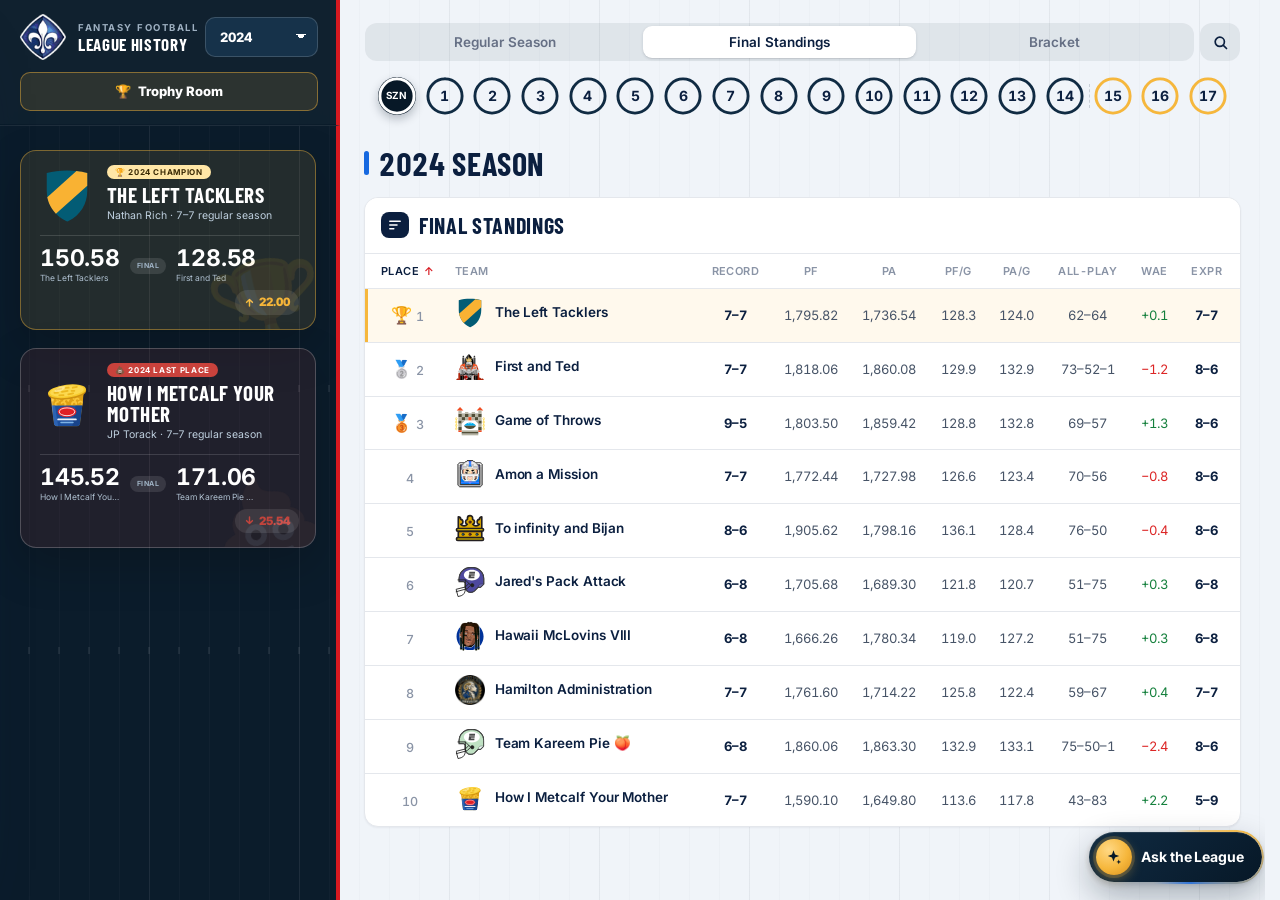
<file: 2024.html>
<!DOCTYPE html>
<html lang="en">
<head>
  <meta charset="UTF-8" />
  <meta name="viewport" content="width=device-width, initial-scale=1.0, viewport-fit=cover" />
  <meta name="description" content="2024 fantasy football league history, standings, schedules, and playoff brackets." />
  <title>League History · 2024</title>
  <link rel="manifest" href="manifest.webmanifest" />
  <link rel="preconnect" href="https://fonts.googleapis.com" />
  <link rel="preconnect" href="https://fonts.gstatic.com" crossorigin />
  <link href="https://fonts.googleapis.com/css2?family=Barlow+Condensed:wght@600;700&family=Inter:wght@400;500;600;700&display=swap" rel="stylesheet" />
  <meta name="theme-color" content="#071827" />
  <meta name="mobile-web-app-capable" content="yes" />
  <meta name="apple-mobile-web-app-capable" content="yes" />
  <meta name="apple-mobile-web-app-status-bar-style" content="black-translucent" />
  <meta name="apple-mobile-web-app-title" content="League History" />
  <link rel="icon" href="icons/favicon-32.png" sizes="32x32" type="image/png" />
  <link rel="icon" href="icons/icon-192.png" sizes="192x192" type="image/png" />
  <link rel="apple-touch-icon" href="icons/apple-touch-icon.png" />
  <script src="pwa.js" defer></script>
  <script src="chat.js" defer></script>
  <script src="player-card.js?v=2" defer></script>
  <style>
    /* Moving between pages (a season from the menu, a Season History link)
       crossfades where the browser supports it, instead of flashing white. */
    @view-transition { navigation: auto; }

    :root {
      --ink: #0b1726;
      --muted: #637083;
      --line: #dce3eb;
      --surface: #ffffff;
      --surface-2: #f5f7fa;
      --page: #eef2f6;
      --navy: #071827;
      --navy-2: #102b43;
      --blue: #1769e0;
      --blue-2: #0f56bd;
      --red: #d71920;
      --gold: #f6b73c;
      --green: #16834a;
      --shadow: 0 12px 30px rgba(7, 24, 39, 0.10);
      --radius: 18px;
    }

    * { box-sizing: border-box; }

    html { scroll-behavior: smooth; }

    body {
      margin: 0;
      color: var(--ink);
      background:
        var(--page);
      font-family: Inter, ui-sans-serif, -apple-system, BlinkMacSystemFont, "Segoe UI", Roboto, Helvetica, Arial, sans-serif;
      min-height: 100vh;
    }

    button, select { font: inherit; }
    button { cursor: pointer; }

    .topbar {
      position: sticky;
      top: 0;
      z-index: 40;
      background: rgba(7, 24, 39, .96);
      backdrop-filter: blur(16px);
      border-bottom: 1px solid rgba(255,255,255,.08);
      color: #fff;
    }

    .topbar-inner {
      width: min(1220px, calc(100% - 32px));
      margin: 0 auto;
      min-height: 72px;
      display: flex;
      align-items: center;
      justify-content: space-between;
      gap: 18px;
    }

    .brand {
      display: flex;
      align-items: center;
      gap: 12px;
      min-width: 0;
    }

    .brand {
      color: inherit;
      text-decoration: none;
    }

    /* The league crest. It is a diamond with its own white outline, so it
       needs no plate behind it and no shape cut around it. */
    .brand-mark {
      width: 46px;
      height: 46px;
      display: grid;
      place-items: center;
      flex: 0 0 auto;
    }

    .brand-mark img {
      display: block;
      width: 100%;
      height: 100%;
      object-fit: contain;
    }

    .brand-copy { min-width: 0; }
    .brand-kicker {
      display: block;
      font-size: 10px;
      letter-spacing: .22em;
      text-transform: uppercase;
      color: #9eb0c1;
      font-weight: 800;
      margin-bottom: 2px;
    }
    .brand-title {
      display: block;
      white-space: nowrap;
      overflow: hidden;
      text-overflow: ellipsis;
      font-size: 19px;
      font-weight: 800;
      letter-spacing: -.02em;
    }

    .year-control {
      display: flex;
      align-items: center;
      gap: 10px;
      color: #c9d5df;
      font-size: 13px;
      font-weight: 700;
    }

    .year-control select {
      appearance: none;
      color: #fff;
      background: #16324a;
      border: 1px solid rgba(255,255,255,.16);
      border-radius: 10px;
      padding: 10px 38px 10px 14px;
      font-weight: 800;
      outline: none;
      background-image:
        linear-gradient(45deg, transparent 50%, #fff 50%),
        linear-gradient(135deg, #fff 50%, transparent 50%);
      background-position: calc(100% - 16px) 16px, calc(100% - 11px) 16px;
      background-size: 5px 5px, 5px 5px;
      background-repeat: no-repeat;
    }

    .hero {
      color: #fff;
      border-bottom: 4px solid var(--red);
    }

    .hero-inner {
      width: min(1220px, calc(100% - 32px));
      margin: 0 auto;
      padding: 36px 0;
      display: grid;
      grid-template-columns: minmax(0, 1fr) minmax(330px, 430px);
      gap: 32px;
      align-items: center;
    }

    .season-hero-title {
      min-width: 0;
    }

    .eyebrow {
      color: #9fc4ff;
      text-transform: uppercase;
      letter-spacing: .19em;
      font-size: 11px;
      font-weight: 900;
      margin-bottom: 10px;
    }

    .hero h1 {
      font-size: clamp(54px, 8vw, 92px);
      line-height: .9;
      letter-spacing: -.06em;
      margin: 0;
      max-width: 760px;
    }

    .champ-card {
      justify-self: end;
      width: min(100%, 430px);
      border-radius: 22px;
      padding: 22px;
      background: rgba(255,255,255,.10);
      border: 1px solid rgba(255,255,255,.17);
      box-shadow: 0 24px 65px rgba(0,0,0,.28);
      position: relative;
      overflow: hidden;
    }


    .champ-label {
      display: flex;
      align-items: center;
      gap: 8px;
      color: #ffe2a3;
      font-size: 11px;
      text-transform: uppercase;
      letter-spacing: .16em;
      font-weight: 900;
    }

    .champ-team {
      display: flex;
      align-items: center;
      gap: 15px;
      margin: 18px 0;
    }

    .champ-team .team-badge { width: 62px; height: 62px; font-size: 29px; }
    .champ-team h2 { margin: 0; font-size: 26px; letter-spacing: -.035em; }
    .champ-team span { color: #bcd0e1; font-size: 13px; }

    .champ-score {
      display: grid;
      grid-template-columns: 1fr auto 1fr;
      align-items: center;
      gap: 12px;
      padding-top: 16px;
      border-top: 1px solid rgba(255,255,255,.13);
    }

    .champ-score strong { display: block; font-size: 22px; }
    .champ-score small { color: #aebdca; }
    .champ-score .versus { font-size: 11px; color: #7690a7; font-weight: 900; }
    .champ-score > div:last-child { text-align: right; }

    main {
      width: min(1220px, calc(100% - 32px));
      margin: 0 auto;
      padding: 30px 0 70px;
    }

    .season-strip {
      display: grid;
      grid-template-columns: repeat(4, 1fr);
      gap: 12px;
      margin-top: -18px;
      position: relative;
      z-index: 3;
    }

    .metric-card {
      background: var(--surface);
      border: 1px solid var(--line);
      border-radius: 14px;
      padding: 16px 17px;
      box-shadow: 0 8px 24px rgba(7,24,39,.07);
      min-width: 0;
    }

    .metric-card small {
      display: block;
      text-transform: uppercase;
      letter-spacing: .12em;
      color: var(--muted);
      font-size: 9px;
      font-weight: 900;
      margin-bottom: 7px;
    }

    .metric-card strong {
      display: block;
      white-space: nowrap;
      overflow: hidden;
      text-overflow: ellipsis;
      font-size: 16px;
      letter-spacing: -.025em;
    }

    .metric-card span { color: var(--muted); font-size: 12px; }

    .page-toolbar {
      margin: 28px 0 18px;
      display: flex;
      align-items: end;
      justify-content: space-between;
      gap: 20px;
    }

    .page-title h2 {
      margin: 0;
      font-size: 28px;
      letter-spacing: -.04em;
    }

    .page-title p {
      margin: 6px 0 0;
      color: var(--muted);
      font-size: 14px;
    }

    .view-tabs {
      display: inline-flex;
      gap: 4px;
      background: #e4e9ef;
      padding: 4px;
      border-radius: 12px;
      flex-wrap: wrap;
    }

    .view-tab {
      border: 0;
      border-radius: 9px;
      padding: 10px 14px;
      color: #536174;
      background: transparent;
      font-size: 13px;
      font-weight: 800;
      transition: .18s ease;
    }

    .view-tab:hover { color: var(--ink); }
    .view-tab.active {
      color: #fff;
      background: var(--navy-2);
      box-shadow: 0 5px 14px rgba(7,24,39,.18);
    }

    .view-panel { display: none; }
    .view-panel.active { display: block; animation: panelIn .2s ease; }
    @keyframes panelIn { from { opacity: 0; transform: translateY(5px); } to { opacity: 1; transform: none; } }

    .division-grid {
      display: grid;
      grid-template-columns: repeat(2, minmax(0, 1fr));
      gap: 18px;
    }

    .card {
      background: var(--surface);
      border: 1px solid var(--line);
      border-radius: var(--radius);
      box-shadow: var(--shadow);
      overflow: hidden;
    }

    .card-head {
      display: flex;
      align-items: center;
      justify-content: space-between;
      gap: 12px;
      padding: 19px 20px;
      background: #fbfcfd;
      border-bottom: 1px solid var(--line);
    }

    .card-head h3 {
      margin: 0;
      display: flex;
      align-items: center;
      gap: 9px;
      font-size: 18px;
      letter-spacing: -.025em;
    }

    .division-chip {
      display: inline-flex;
      align-items: center;
      justify-content: center;
      min-width: 28px;
      height: 28px;
      padding: 0 8px;
      border-radius: 8px;
      background: var(--navy);
      color: #fff;
      font-size: 11px;
      font-weight: 900;
    }

    .chip-icon {
      width: 16px;
      height: 16px;
      display: block;
      fill: none;
      stroke: currentColor;
      stroke-width: 1.5;
      stroke-linecap: round;
      stroke-linejoin: round;
    }

    /* An icon needs no side padding; a bare letter or number still does. */
    .division-chip:has(.chip-icon) { padding: 0; width: 28px; }

    .card-head > span { color: var(--muted); font-size: 12px; }

    .table-wrap { overflow-x: auto; }

    table {
      width: 100%;
      border-collapse: collapse;
      min-width: 555px;
    }

    th {
      color: #6b7788;
      font-size: 10px;
      letter-spacing: .09em;
      text-transform: uppercase;
      font-weight: 900;
      padding: 12px 14px;
      text-align: right;
      border-bottom: 1px solid var(--line);
      background: #fbfcfd;
      /* Without this "W–L" breaks at its dash the moment the column is
         squeezed, and the header stacks onto two lines. */
      white-space: nowrap;
    }

    th:first-child, th:nth-child(2) { text-align: left; }

    td {
      padding: 13px 14px;
      border-bottom: 1px solid #edf0f3;
      font-size: 13px;
      text-align: right;
      white-space: nowrap;
    }

    tr:last-child td { border-bottom: 0; }
    tbody tr { transition: background .15s ease; }
    tbody tr:hover { background: #f5f8fb; }
    td:first-child, td:nth-child(2) { text-align: left; }

    .rank {
      color: #7a8796;
      font-weight: 900;
      width: 36px;
    }

    /* `td` keeps every cell on one line so the numbers never wrap. The team
       cell has to opt out: a long enough name held on one line pushes the
       whole table past its container and puts a scrollbar under a desktop
       standings table that otherwise fits. It wraps inside its column now,
       and the column still cannot fall below 250px. */
    .team-cell { min-width: 250px; white-space: normal; }
    .team-cell .team-button { min-width: 0; }
    .team-cell .team-meta { min-width: 0; }
    .team-cell .team-name { overflow-wrap: anywhere; }
    .team-button {
      display: inline-flex;
      align-items: center;
      gap: 10px;
      padding: 0;
      border: 0;
      background: none;
      color: var(--blue-2);
      font-weight: 800;
      text-align: left;
    }
    .team-button:hover .team-name { text-decoration: underline; }

    .team-badge {
      width: 34px;
      height: 34px;
      display: inline-grid;
      place-items: center;
      border-radius: 10px;
      font-size: 17px;
      color: #fff;
      background: var(--team-color, var(--navy-2));
      border: 2px solid rgba(255,255,255,.5);
      box-shadow: 0 0 0 1px rgba(7,24,39,.12), inset 0 -8px 14px rgba(0,0,0,.13);
      flex: 0 0 auto;
    }

    .team-meta { display: flex; flex-direction: column; gap: 2px; }
    .team-name { color: var(--blue-2); font-size: 13px; }
    .owner { color: var(--muted); font-size: 11px; font-weight: 600; }

    .record { font-weight: 900; }
    .positive { color: var(--green); }
    .negative { color: #c92929; }
    .muted { color: var(--muted); }

    .final-card .card-head { padding-bottom: 15px; }
    .final-table { min-width: 900px; }
    .final-table .place { width: 56px; }
    .final-table .team-cell { min-width: 300px; }
    .champion-row { background: rgba(246,183,60,.12); }
    .champion-row:hover { background: rgba(246,183,60,.16); }
    .place-medal { font-size: 17px; margin-right: 4px; }

    .sort-button {
      width: 100%;
      display: inline-flex;
      align-items: center;
      justify-content: flex-start;
      gap: 5px;
      padding: 0;
      border: 0;
      background: transparent;
      color: inherit;
      font: inherit;
      text-transform: inherit;
      letter-spacing: inherit;
      white-space: nowrap;
      cursor: pointer;
    }

    .sort-button:hover,
    .sort-button.active {
      color: var(--blue-2);
    }

    .sort-indicator {
      min-width: 10px;
      font-size: 11px;
      line-height: 1;
      color: var(--red);
    }

    .bracket-card { padding: 0; }

    .bracket-head {
      min-height: 0;
    }

    .bracket-head > div {
      display: flex;
      align-items: center;
    }

    .bracket-head h3 {
      margin: 0;
    }

    .bracket-head {
      padding: 20px 22px;
      border-bottom: 1px solid var(--line);
      display: flex;
      align-items: center;
      justify-content: space-between;
      gap: 14px;
      background: #fbfcfd;
    }
    .bracket-head h3 { margin: 0; font-size: 19px; }
    .bracket-head p { margin: 4px 0 0; color: var(--muted); font-size: 12px; }
    .bracket-tag {
      color: #fff;
      background: var(--red);
      font-size: 10px;
      font-weight: 900;
      letter-spacing: .1em;
      text-transform: uppercase;
      border-radius: 999px;
      padding: 8px 11px;
      white-space: nowrap;
    }

    .bracket-scroll { overflow-x: auto; }
    .bracket {
      min-width: 1050px;
      display: grid;
      grid-template-columns: repeat(3, 1fr);
      gap: 28px;
      padding: 24px;
      background:
        linear-gradient(rgba(255,255,255,.94), rgba(255,255,255,.94)),
        repeating-linear-gradient(90deg, #dfe7ef 0 1px, transparent 1px 48px),
        repeating-linear-gradient(0deg, #dfe7ef 0 1px, transparent 1px 48px);
    }

    .round {
      display: flex;
      flex-direction: column;
      min-width: 0;
    }

    .round-title {
      padding: 0 3px 12px;
      border-bottom: 3px solid var(--navy-2);
      margin-bottom: 18px;
    }
    .round-title strong { display: block; font-size: 13px; letter-spacing: .02em; }
    .round-title span { color: var(--muted); font-size: 10px; text-transform: uppercase; letter-spacing: .08em; }

    .round-games { display: flex; flex-direction: column; justify-content: space-around; flex: 1; gap: 18px; }
    .round-2 .round-games { padding: 60px 0; gap: 100px; }
    .round-3 .round-games { justify-content: center; padding: 140px 0; }

    .matchup {
      position: relative;
      background: #fff;
      border: 1px solid #cfd8e2;
      border-radius: 14px;
      padding: 8px 12px;
      box-shadow: 0 7px 18px rgba(7,24,39,.07);
    }

    .matchup-row {
      display: grid;
      grid-template-columns: 46px 1fr auto;
      align-items: center;
      gap: 8px;
      padding: 8px 2px;
      color: #7e8996;
      font-size: 12px;
    }
    .matchup-row + .matchup-row { border-top: 1px solid #edf0f3; }
    .matchup-row.winner { color: var(--ink); font-weight: 900; }
    .matchup-row .seed { color: #758191; font-size: 10px; font-weight: 900; white-space: nowrap; }
    .matchup-row .score { font-size: 15px; font-variant-numeric: tabular-nums; }
    .matchup-row .mini-team { display: flex; align-items: center; gap: 7px; min-width: 0; }
    .matchup-row .mini-team span:last-child { overflow: hidden; text-overflow: ellipsis; white-space: nowrap; }
    .mini-badge {
      width: 23px; height: 23px; border-radius: 7px; display: grid; place-items: center;
      color: #fff; font-size: 12px; background: var(--team-color, var(--navy));
      flex: 0 0 auto;
    }
    .bye { min-height: 94px; display: flex; flex-direction: column; justify-content: center; }
    .bye-label { padding: 6px 2px 2px 56px; color: #8a95a2; font-size: 10px; text-transform: uppercase; letter-spacing: .12em; font-weight: 900; }
    .championship-matchup {
      border: 2px solid var(--gold);
      box-shadow: 0 14px 34px rgba(246,183,60,.24);
    }
    .championship-matchup::before {
      content: "CHAMPION";
      position: absolute;
      right: 12px;
      top: -11px;
      padding: 4px 8px;
      border-radius: 999px;
      background: var(--gold);
      color: #2d2105;
      font-size: 8px;
      font-weight: 1000;
      letter-spacing: .1em;
    }


    .losers-card {
      margin-top: 22px;
    }

    .losers-card .bracket-head {
      background: #fffbfb;
    }

    .losers-card .bracket-tag {
      background: #a62f2b;
    }

    .losers-bracket .round-2 .round-games,
    .losers-bracket .round-3 .round-games {
      justify-content: center;
      padding: 68px 0;
      gap: 18px;
    }

    .matchup-kicker {
      margin: -1px 2px 5px;
      color: var(--muted);
      font-size: 9px;
      font-weight: 900;
      letter-spacing: .11em;
      text-transform: uppercase;
    }

    .matchup-path {
      margin-top: 6px;
      padding: 8px 2px 1px;
      border-top: 1px solid #edf0f3;
      color: #687585;
      font-size: 9px;
      font-weight: 900;
      letter-spacing: .06em;
      text-transform: uppercase;
    }

    .last-place-matchup {
      border: 2px solid #d6433d;
      box-shadow: 0 14px 34px rgba(214,67,61,.18);
    }

    .last-place-matchup::before {
      content: "LAST PLACE";
      position: absolute;
      right: 12px;
      top: -11px;
      padding: 4px 8px;
      border-radius: 999px;
      background: #d6433d;
      color: #fff;
      font-size: 8px;
      font-weight: 1000;
      letter-spacing: .12em;
    }

    .last-place-row {
      color: #a62f2b !important;
      font-weight: 900;
    }

    .source-note {
      margin-top: 14px;
      color: var(--muted);
      font-size: 11px;
      text-align: right;
    }

    .drawer-backdrop {
      position: fixed;
      inset: 0;
      z-index: 70;
      background: rgba(4, 14, 23, .64);
      opacity: 0;
      pointer-events: none;
      transition: opacity .22s ease;
      backdrop-filter: blur(3px);
    }
    .drawer-backdrop.open { opacity: 1; pointer-events: auto; }

    .team-drawer {
      position: fixed;
      z-index: 80;
      top: 0;
      right: 0;
      width: min(680px, 100%);
      height: 100dvh;
      background: #f6f8fa;
      box-shadow: -25px 0 65px rgba(0,0,0,.25);
      transform: translateX(104%);
      transition: transform .26s cubic-bezier(.2,.8,.2,1);
      display: flex;
      flex-direction: column;
    }
    .team-drawer.open { transform: translateX(0); }

    /* Desktop: the team panel opens on the left, leaving the right of the
       screen for a player card opened from it. */
    @media (min-width: 761px) {
      .team-drawer { left: 0; right: auto; transform: translateX(-104%); box-shadow: 25px 0 65px rgba(0,0,0,.25); }
      .team-drawer.open { transform: translateX(0); }
    }

    .drawer-hero {
      padding: 22px;
      color: #fff;
      background: var(--drawer-color, var(--navy-2));
      position: relative;
      overflow: hidden;
    }
    .drawer-hero::after {
      content: "";
      position: absolute;
      width: 260px; height: 260px;
      right: -120px; top: -110px;
      border-radius: 50%;
      background: rgba(255,255,255,.08);
    }

    .drawer-close {
      position: absolute;
      top: 16px; right: 16px;
      z-index: 2;
      width: 38px; height: 38px;
      border: 1px solid rgba(255,255,255,.22);
      background: rgba(255,255,255,.1);
      color: #fff;
      border-radius: 10px;
      font-size: 22px;
      line-height: 1;
    }

    .drawer-team {
      display: flex;
      align-items: center;
      gap: 15px;
      padding-right: 46px;
    }
    .drawer-team .team-badge { width: 58px; height: 58px; font-size: 28px; }
    .drawer-team > div { min-width: 0; }
    /* With somewhere to go back to, the back button leads the row. */
    .drawer-team:has(> .pp-back:not([hidden])) { gap: 12px; }
    .drawer-team h2 { margin: 0 0 4px; font-size: 25px; letter-spacing: -.04em; }
    .drawer-team p { margin: 0; color: rgba(255,255,255,.72); font-size: 13px; }
    .drawer-year {
      display: inline-block; margin-bottom: 6px; padding: 2px 8px; border-radius: 999px;
      background: rgba(255,255,255,.16); color: #fff;
      font-size: 10px; font-weight: 900; letter-spacing: .1em; text-transform: uppercase;
    }

    .drawer-stats {
      display: grid;
      grid-template-columns: repeat(4, 1fr);
      gap: 8px;
      margin-top: 18px;
    }
    .drawer-stat {
      background: rgba(255,255,255,.09);
      border: 1px solid rgba(255,255,255,.12);
      border-radius: 10px;
      padding: 10px;
    }
    .drawer-stat small { display: block; color: rgba(255,255,255,.63); font-size: 8px; letter-spacing: .1em; text-transform: uppercase; font-weight: 900; margin-bottom: 5px; }
    .drawer-stat strong { font-size: 14px; }
    .drawer-stats-body { display: none; }

    .drawer-body {
      flex: 1;
      overflow: auto;
      padding: 18px;
    }

    .schedule-section { margin-bottom: 20px; }
    .schedule-heading {
      display: flex;
      justify-content: space-between;
      align-items: center;
      margin: 0 2px 10px;
    }
    .schedule-heading h3 { margin: 0; font-size: 15px; }
    .schedule-heading span { color: var(--muted); font-size: 11px; }

    .schedule-list {
      background: #fff;
      border: 1px solid var(--line);
      border-radius: 14px;
      overflow: hidden;
    }
    .schedule-row {
      display: grid;
      grid-template-columns: 54px 34px 1fr auto;
      gap: 10px;
      align-items: center;
      padding: 11px 12px;
      border-bottom: 1px solid #edf0f3;
    }
    .schedule-row:last-child { border-bottom: 0; }
    /* A playoff label ("Losers Bracket · Last-Place Game") is far longer than
       "Week 3", so on playoff rows it takes a line of its own above the game
       instead of wrapping inside the narrow week column. */
    .schedule-row.post { grid-template-columns: 34px 1fr auto; row-gap: 6px; }
    .schedule-row.post .schedule-week { grid-column: 1 / -1; }
    .schedule-week { color: var(--muted); font-size: 10px; font-weight: 900; text-transform: uppercase; letter-spacing: .05em; }
    .result-pill {
      width: 27px; height: 27px; border-radius: 8px; display: grid; place-items: center;
      font-size: 11px; font-weight: 1000; color: #fff;
    }
    .result-pill.win { background: var(--green); }
    .result-pill.loss { background: #c73535; }
    .result-pill.bye { background: #8693a1; }
    /* The opponent in a schedule row opens that team's season in its place. */
    .schedule-opponent {
      min-width: 0; padding: 0; border: 0; background: none; font: inherit; color: inherit;
      text-align: left; cursor: pointer;
    }
    .schedule-opponent strong {
      text-decoration: underline dotted rgba(23, 105, 224, .55) 1.5px; text-underline-offset: 3px;
    }
    @media (hover: hover) { .schedule-opponent:hover strong { color: var(--blue); text-decoration-style: solid; text-decoration-color: var(--blue); } }
    .schedule-opponent strong { display: block; font-size: 12px; overflow: hidden; text-overflow: ellipsis; white-space: nowrap; }
    .schedule-opponent span { color: var(--muted); font-size: 10px; }
    .schedule-score { text-align: right; font-size: 12px; }
    .schedule-score strong { display: block; font-size: 13px; font-variant-numeric: tabular-nums; }
    .schedule-score span { color: var(--muted); font-size: 10px; }


    .mobile-stat-strip,
    .mobile-sort-control {
      display: none;
    }

    .mobile-stat-strip {
      margin-top: 5px;
      grid-template-columns: repeat(5, minmax(0, 1fr));
      gap: 3px;
    }

    .mobile-stat {
      min-width: 0;
      padding: 3px 2px;
      border-radius: 5px;
      background: #f3f6f9;
      text-align: center;
    }

    .mobile-stat small {
      display: block;
      color: #7a8796;
      font-size: 7px;
      font-weight: 900;
      letter-spacing: .05em;
      line-height: 1;
      text-transform: uppercase;
    }

    .mobile-stat strong {
      display: block;
      margin-top: 2px;
      color: var(--ink);
      font-size: 9px;
      line-height: 1.05;
      font-variant-numeric: tabular-nums;
      white-space: nowrap;
    }

    .mobile-sort-control {
      align-items: center;
      gap: 7px;
      color: var(--muted);
      font-size: 10px;
      font-weight: 900;
      text-transform: uppercase;
      letter-spacing: .06em;
    }

    .mobile-sort-control select {
      min-width: 112px;
      border: 1px solid #ccd5df;
      border-radius: 8px;
      background: #fff;
      color: var(--ink);
      padding: 7px 28px 7px 8px;
      font-size: 11px;
      font-weight: 800;
    }


    .mobile-winner-tree {
      display: none;
    }


    /* Subtle championship styling, mirroring the red tint used for the losers bracket. */
    .winners-card .bracket-head {
      background: #fffae9;
      border-bottom-color: #ead58b;
    }

    /* Playoff team names open the same schedule drawer used by the standings. */
    .bracket-team-button {
      width: 100%;
      min-width: 0;
      margin: 0;
      padding: 0;
      border: 0;
      background: transparent;
      color: inherit;
      font: inherit;
      cursor: pointer;
      text-align: left;
    }

    .bracket-team-button:hover .bracket-team-name,
    .bracket-team-button:focus-visible .bracket-team-name {
      color: var(--blue-2);
      text-decoration: underline;
    }

    .bracket-team-button:focus-visible {
      outline: 2px solid var(--blue-2);
      outline-offset: 3px;
      border-radius: 6px;
    }

    .bracket-team-name {
      min-width: 0;
      text-align: center;
    }

    .bracket-team-name.multiline {
      text-align: left;
    }

    /* Keep every logo optically centered inside its tile in the winner's bracket. */
    .winners-card .mini-badge,
    .mobile-winner-tree .mini-badge {
      display: inline-flex;
      align-items: center;
      justify-content: center;
      text-align: center;
      line-height: 1;
    }


    .mobile-sort-direction {
      width: 30px;
      height: 30px;
      display: inline-grid;
      place-items: center;
      flex: 0 0 auto;
      border: 1px solid #ccd5df;
      border-radius: 8px;
      background: #fff;
      color: var(--ink);
      font-size: 14px;
      font-weight: 1000;
      cursor: pointer;
    }

    .mobile-sort-direction:hover,
    .mobile-sort-direction:focus-visible {
      border-color: var(--blue);
      color: var(--blue-2);
    }

    /* A short run of yard ticks closes the page out. */
    .footer::before {
      content: "";
      display: block;
      width: min(360px, 52%);
      height: 7px;
      margin: 0 auto 15px;
      background: repeating-linear-gradient(90deg, currentColor 0 1px, transparent 1px 15px);
      opacity: .45;
    }

    .footer {
      padding: 26px 16px 34px;
      text-align: center;
      color: #718092;
      font-size: 11px;
    }

    @media (max-width: 900px) {
      .hero-inner { grid-template-columns: 1fr; }
      .champ-card { justify-self: stretch; width: 100%; }
      .season-strip { grid-template-columns: repeat(2, 1fr); }
      .division-grid { grid-template-columns: 1fr; }
      .page-toolbar { align-items: stretch; flex-direction: column; }
      .view-tabs { align-self: stretch; }
      .view-tab { flex: 1; }
    }


    @media (max-width: 700px) {
      .topbar-inner, .hero-inner, main { width: min(100% - 12px, 1220px); }
      .topbar-inner { min-height: 56px; }
      .brand-kicker { display: none; }
      .brand-title { font-size: 15px; }
      .brand-mark { width: 36px; height: 36px; }
      .year-control > span { display: none; }
      .year-control select { padding: 7px 27px 7px 9px; font-size: 12px; }

      .hero-inner {
        padding: 20px 0 18px;
        gap: 12px;
      }

      .hero h1 { font-size: 38px; }

      .champ-card {
        padding: 13px;
        border-radius: 14px;
      }

      .champ-label { font-size: 8px; margin-bottom: 9px; }
      .champ-team { gap: 8px; }
      .champ-team .team-badge { width: 38px; height: 38px; font-size: 18px; }
      .champ-team h2 { font-size: 17px; }
      .champ-team span { font-size: 10px; }
      .champ-score { margin-top: 11px; padding-top: 10px; }
      .champ-score strong { font-size: 19px; }
      .champ-score small { font-size: 8px; }

      .season-strip {
        grid-template-columns: 1fr 1fr;
        gap: 6px;
        margin-top: -8px;
      }

      .metric-card {
        min-height: 0;
        padding: 9px 10px;
        border-radius: 11px;
      }

      .metric-card small { margin-bottom: 4px; font-size: 7px; }
      .metric-card strong { font-size: 12px; }
      .metric-card span { font-size: 9px; }

      .page-toolbar {
        margin: 15px 0 9px;
        gap: 8px;
      }

      .page-title h2 { font-size: 21px; }
      .page-title p { margin-top: 3px; font-size: 10px; }

      .division-grid { gap: 9px; }

      .card {
        border-radius: 12px;
        box-shadow: 0 5px 16px rgba(7,24,39,.07);
      }

      .card-head,
      .bracket-head {
        padding: 11px 12px;
      }

      .card-head h3,
      .bracket-head h3 {
        font-size: 15px;
      }

      .card-head > span { font-size: 9px; }
      .division-chip { min-width: 23px; height: 23px; border-radius: 6px; font-size: 9px; }

      /* Compact regular-season rows: all stats remain visible inside each team row. */
      #regular .table-wrap,
      #panel-standings .table-wrap,
      #final .table-wrap {
        overflow: visible;
      }

      #regular table,
      #panel-standings table,
      #regular tbody,
      #final table,
      #final tbody {
        display: block;
        width: 100%;
        min-width: 0;
      }

      #regular thead,
      #panel-standings thead,
      #final thead {
        display: none;
      }

      #regular tbody tr,
      #final tbody tr {
        display: grid;
        grid-template-columns: 24px minmax(0, 1fr);
        align-items: center;
        min-height: 0;
        padding: 7px 8px;
        border-bottom: 1px solid #edf0f3;
      }

      #regular tbody tr:last-child,
      #final tbody tr:last-child {
        border-bottom: 0;
      }

      #regular td,
      #panel-standings td,
      #final td {
        padding: 0;
        border: 0;
        text-align: left;
        white-space: normal;
      }

      #regular td.rank,
      #panel-standings td.rank,
      #final td.rank {
        grid-column: 1;
        color: #738090;
        font-size: 11px;
        text-align: center;
      }

      #regular td.team-cell,
      #panel-standings td.team-cell,
      #final td.team-cell {
        grid-column: 2;
        min-width: 0;
        display: flex;
        flex-wrap: wrap;
        align-items: center;
      }

      /* Seed and clinch markers ride beside the name; the stat strip takes
         the next row on its own. A later rule stretches the team button to
         the full cell, so the width is overridden here. */
      td.team-cell .team-button { flex: 0 1 auto; width: auto; max-width: 100%; min-width: 0; }
      td.team-cell .team-button .team-meta { min-width: 0; }
      td.team-cell .team-button .team-name { overflow: hidden; text-overflow: ellipsis; white-space: nowrap; }
      td.team-cell .team-flags { flex: 0 0 auto; }
      td.team-cell .mobile-stat-strip { flex: 1 0 100%; }

      #regular td:not(.rank):not(.team-cell),
      #panel-standings td:not(.rank):not(.team-cell),
      #final td:not(.rank):not(.team-cell) {
        display: none;
      }

      .team-button {
        width: 100%;
        gap: 6px;
      }

      .team-badge {
        width: 27px;
        height: 27px;
        border-radius: 7px;
        font-size: 13px;
      }

      .team-meta {
        min-width: 0;
        gap: 0;
      }

      .team-name {
        display: block;
        max-width: 100%;
        overflow: hidden;
        color: var(--blue-2);
        font-size: 10.5px;
        line-height: 1.1;
        text-overflow: ellipsis;
        white-space: nowrap;
      }

      .owner {
        font-size: 8.5px;
        line-height: 1.15;
      }

      .mobile-stat-strip { display: grid; }

      .final-card .card-head {
        flex-wrap: wrap;
        padding-bottom: 10px;
      }

      .final-card .card-head > span {
        display: none;
      }

      .mobile-sort-control {
        display: inline-flex;
        margin-left: auto;
      }

      .place-medal {
        display: block;
        margin: 0;
        font-size: 13px;
        line-height: 1;
      }

      /* Brackets become dense round sections instead of a wide scrolling canvas. */
      .bracket-card { margin-top: 0; }
      .losers-card { margin-top: 10px; }

      .bracket-head {
        align-items: center;
        padding-top: 10px;
        padding-bottom: 10px;
      }

      .bracket-scroll {
        overflow: visible;
      }

      .bracket {
        min-width: 0;
        grid-template-columns: 1fr;
        gap: 8px;
        padding: 8px;
        background:
          linear-gradient(rgba(255,255,255,.96), rgba(255,255,255,.96)),
          repeating-linear-gradient(90deg, #e8edf2 0 1px, transparent 1px 28px),
          repeating-linear-gradient(0deg, #e8edf2 0 1px, transparent 1px 28px);
      }

      .round-title {
        margin-bottom: 7px;
        padding: 0 2px 5px;
        border-bottom-width: 2px;
      }

      .round-title strong { font-size: 11px; }
      .round-title span { font-size: 8px; }

      .round-games,
      .round-2 .round-games,
      .round-3 .round-games,
      .losers-bracket .round-2 .round-games,
      .losers-bracket .round-3 .round-games {
        display: grid;
        grid-template-columns: repeat(2, minmax(0, 1fr));
        justify-content: stretch;
        gap: 6px;
        padding: 0;
      }

      .round-3 .round-games,
      .losers-bracket .round-2 .round-games,
      .losers-bracket .round-3 .round-games {
        grid-template-columns: 1fr;
      }

      .matchup {
        min-width: 0;
        padding: 5px 6px;
        border-radius: 9px;
        box-shadow: 0 3px 9px rgba(7,24,39,.06);
      }

      .matchup-row {
        grid-template-columns: 27px minmax(0, 1fr) auto;
        gap: 4px;
        padding: 5px 0;
        font-size: 9px;
      }

      .matchup-row .seed { font-size: 7.5px; }
      .matchup-row .score { font-size: 10px; }
      .matchup-row .mini-team { gap: 4px; align-items: flex-start; }
      .matchup-row .mini-team span:last-child {
        overflow: visible;
        font-size: 8.5px;
        line-height: 1.12;
        text-overflow: clip;
        white-space: normal;
      }

      .mini-badge {
        width: 18px;
        height: 18px;
        border-radius: 5px;
        font-size: 9px;
      }

      .bye {
        min-height: 0;
      }

      .bye-label {
        padding: 3px 0 1px 31px;
        font-size: 7px;
      }

      .matchup-kicker {
        margin-bottom: 2px;
        font-size: 7px;
      }

      .matchup-path {
        margin-top: 3px;
        padding-top: 4px;
        font-size: 6.5px;
        line-height: 1.2;
      }

      .championship-matchup::before,
      .last-place-matchup::before {
        right: 7px;
        top: -8px;
        padding: 3px 5px;
        font-size: 6px;
      }


      /* Preserve a true three-round bracket on mobile for the championship side. */
      .winners-card .bracket-scroll {
        overflow: visible;
      }

      .winners-bracket {
        position: relative;
        display: grid;
        grid-template-columns: repeat(3, minmax(0, 1fr));
        gap: 6px;
        min-width: 0;
        padding: 8px 5px 10px;
      }

      .winners-bracket .round {
        position: relative;
        min-width: 0;
      }

      .winners-bracket .round-title {
        min-height: 29px;
        margin-bottom: 3px;
        padding: 0 1px 4px;
        text-align: center;
      }

      .winners-bracket .round-title strong {
        display: block;
        font-size: 8px;
        line-height: 1.05;
      }

      .winners-bracket .round-title span {
        display: block;
        margin-top: 2px;
        font-size: 6.5px;
        line-height: 1;
      }

      .winners-bracket .round-games,
      .winners-bracket .round-2 .round-games,
      .winners-bracket .round-3 .round-games {
        position: relative;
        display: grid;
        grid-template-columns: 1fr;
        grid-template-rows: repeat(8, minmax(0, 1fr));
        height: 330px;
        gap: 0;
        padding: 0;
      }

      .winners-bracket .round-1 .matchup:nth-child(1) { grid-row: 1 / 3; }
      .winners-bracket .round-1 .matchup:nth-child(2) { grid-row: 3 / 5; }
      .winners-bracket .round-1 .matchup:nth-child(3) { grid-row: 5 / 7; }
      .winners-bracket .round-1 .matchup:nth-child(4) { grid-row: 7 / 9; }

      .winners-bracket .round-2 .matchup:nth-child(1) { grid-row: 2 / 4; }
      .winners-bracket .round-2 .matchup:nth-child(2) { grid-row: 6 / 8; }

      .winners-bracket .round-3 .matchup:nth-child(1) { grid-row: 4 / 6; }

      .winners-bracket .matchup {
        position: relative;
        z-index: 2;
        align-self: center;
        width: 100%;
        min-width: 0;
        padding: 3px 4px;
        border-radius: 7px;
        box-shadow: 0 2px 7px rgba(7,24,39,.08);
      }

      .winners-bracket .matchup-row {
        grid-template-columns: 19px minmax(0, 1fr) 25px;
        gap: 2px;
        min-height: 25px;
        padding: 3px 0;
      }

      .winners-bracket .matchup-row .seed {
        font-size: 6px;
        line-height: 1.05;
        white-space: normal;
      }

      .winners-bracket .matchup-row .mini-team {
        min-width: 0;
        gap: 0;
      }

      .winners-bracket .mini-badge {
        display: none;
      }

      .winners-bracket .matchup-row .mini-team span:last-child {
        display: -webkit-box;
        overflow: hidden;
        font-size: 6.7px;
        font-weight: 850;
        line-height: 1.05;
        white-space: normal;
        -webkit-box-orient: vertical;
        -webkit-line-clamp: 2;
      }

      .winners-bracket .matchup-row .score {
        font-size: 7.2px;
      }

      .winners-bracket .bye {
        min-height: 0;
      }

      .winners-bracket .bye-label {
        padding: 1px 0 0 21px;
        font-size: 5.8px;
      }

      /* Connector geometry: Round 1 pairs feed the semifinals. */
      .winners-bracket .round-2 .round-games::before,
      .winners-bracket .round-3 .round-games::before {
        content: "";
        position: absolute;
        z-index: 1;
        top: 0;
        bottom: 0;
        left: -6px;
        width: 6px;
        pointer-events: none;
      }

      .winners-bracket .round-2 .round-games::before {
        background:
          linear-gradient(#aab5c1, #aab5c1) left 0 top 12.5% / 100% 1px no-repeat,
          linear-gradient(#aab5c1, #aab5c1) left 0 top 25% / 100% 1px no-repeat,
          linear-gradient(#aab5c1, #aab5c1) left 0 top 37.5% / 100% 1px no-repeat,
          linear-gradient(#aab5c1, #aab5c1) left 0 top 12.5% / 1px 25% no-repeat,
          linear-gradient(#aab5c1, #aab5c1) left 0 top 62.5% / 100% 1px no-repeat,
          linear-gradient(#aab5c1, #aab5c1) left 0 top 75% / 100% 1px no-repeat,
          linear-gradient(#aab5c1, #aab5c1) left 0 top 87.5% / 100% 1px no-repeat,
          linear-gradient(#aab5c1, #aab5c1) left 0 top 62.5% / 1px 25% no-repeat;
      }

      /* The two semifinal winners feed the title game. */
      .winners-bracket .round-3 .round-games::before {
        background:
          linear-gradient(#aab5c1, #aab5c1) left 0 top 25% / 100% 1px no-repeat,
          linear-gradient(#aab5c1, #aab5c1) left 0 top 50% / 100% 1px no-repeat,
          linear-gradient(#aab5c1, #aab5c1) left 0 top 75% / 100% 1px no-repeat,
          linear-gradient(#aab5c1, #aab5c1) left 0 top 25% / 1px 50% no-repeat;
      }

      .winners-bracket .championship-matchup::before {
        right: 4px;
        top: -7px;
        padding: 2px 4px;
        font-size: 5px;
      }


      /* Mobile winner's bracket: two persistent bracket lanes that merge at the title game. */
      .winners-card > .bracket-scroll {
        display: none;
      }

      .mobile-winner-tree {
        display: block;
        padding: 10px;
        background:
          linear-gradient(rgba(255,255,255,.97), rgba(255,255,255,.97)),
          repeating-linear-gradient(90deg, #e8edf2 0 1px, transparent 1px 28px),
          repeating-linear-gradient(0deg, #e8edf2 0 1px, transparent 1px 28px);
      }

      .mobile-bracket-stage {
        position: relative;
      }

      .mobile-bracket-stage + .mobile-bracket-stage {
        margin-top: 12px;
      }

      .mobile-stage-title {
        margin-bottom: 8px;
        padding: 0 4px 6px;
        border-bottom: 3px solid #162b42;
      }

      .mobile-stage-title strong {
        display: block;
        color: var(--ink);
        font-size: 15px;
        line-height: 1.1;
      }

      .mobile-stage-title span {
        display: block;
        margin-top: 4px;
        color: #66778a;
        font-size: 9px;
        font-weight: 800;
        letter-spacing: .08em;
        text-transform: uppercase;
      }

      .mobile-lane-grid {
        display: grid;
        grid-template-columns: repeat(2, minmax(0, 1fr));
        gap: 8px;
      }

      .mobile-bracket-lane {
        position: relative;
        min-width: 0;
      }

      .mobile-lane-label {
        margin: 0 2px 5px;
        color: #778495;
        font-size: 7.5px;
        font-weight: 1000;
        letter-spacing: .1em;
        text-align: center;
        text-transform: uppercase;
      }

      .mobile-winner-tree .matchup {
        min-width: 0;
        padding: 6px 7px;
        border-radius: 11px;
        box-shadow: 0 4px 12px rgba(7,24,39,.07);
      }

      .mobile-winner-tree .matchup-row {
        grid-template-columns: 31px minmax(0, 1fr) auto;
        gap: 5px;
        min-height: 36px;
        padding: 6px 0;
      }

      .mobile-winner-tree .matchup-row .seed {
        font-size: 8px;
        line-height: 1.05;
        white-space: normal;
      }

      .mobile-winner-tree .mini-team {
        min-width: 0;
        gap: 6px;
      }

      .mobile-winner-tree .mini-badge {
        display: inline-flex;
        width: 26px;
        height: 26px;
        border-radius: 7px;
        font-size: 13px;
        flex: 0 0 auto;
      }

      .mobile-winner-tree .mini-team > span:last-child {
        display: -webkit-box;
        overflow: hidden;
        color: inherit;
        font-size: 9.5px;
        font-weight: 850;
        line-height: 1.08;
        white-space: normal;
        -webkit-box-orient: vertical;
        -webkit-line-clamp: 2;
      }

      .mobile-winner-tree .matchup-row .score {
        font-size: 10px;
      }

      .mobile-winner-tree .matchup-kicker {
        margin: 0 2px 2px;
        font-size: 7px;
      }

      .mobile-bye-card {
        border-color: #c8d3df;
        background: #fafbfd;
      }

      .semifinal-stage::before {
        content: "";
        position: absolute;
        top: -13px;
        left: 25%;
        right: 25%;
        height: 13px;
        border-left: 2px solid #a9b5c2;
        border-right: 2px solid #a9b5c2;
      }

      .mobile-semifinal-lane::before {
        content: "";
        position: absolute;
        top: -8px;
        left: 50%;
        width: 2px;
        height: 8px;
        background: #a9b5c2;
        transform: translateX(-50%);
      }

      .mobile-merge-lines {
        position: relative;
        height: 22px;
        margin: 0 25%;
        border-bottom: 2px solid #a9b5c2;
      }

      .mobile-merge-lines::after {
        content: "";
        position: absolute;
        left: 50%;
        bottom: -22px;
        width: 2px;
        height: 22px;
        background: #a9b5c2;
        transform: translateX(-50%);
      }

      .mobile-merge-lines span {
        position: absolute;
        bottom: 0;
        width: 2px;
        height: 22px;
        background: #a9b5c2;
      }

      .mobile-merge-lines span:first-child { left: 0; }
      .mobile-merge-lines span:last-child { right: 0; }

      .championship-stage {
        padding-top: 9px;
      }

      .mobile-championship-card {
        width: min(100%, 430px);
        margin: 0 auto;
      }

      .mobile-winner-tree .championship-matchup::before {
        right: 9px;
        top: -9px;
        padding: 3px 6px;
        font-size: 6px;
      }

      @media (max-width: 430px) {
        .mobile-winner-tree {
          padding: 8px 6px;
        }

        .mobile-lane-grid {
          gap: 5px;
        }

        .mobile-winner-tree .matchup {
          padding: 5px;
          border-radius: 9px;
        }

        .mobile-winner-tree .matchup-row {
          grid-template-columns: 25px minmax(0, 1fr) auto;
          gap: 3px;
          min-height: 32px;
          padding: 5px 0;
        }

        .mobile-winner-tree .mini-badge {
          width: 22px;
          height: 22px;
          border-radius: 6px;
          font-size: 11px;
        }

        .mobile-winner-tree .mini-team {
          gap: 4px;
        }

        .mobile-winner-tree .mini-team > span:last-child {
          font-size: 8px;
        }

        .mobile-winner-tree .matchup-row .seed {
          font-size: 7px;
        }

        .mobile-winner-tree .matchup-row .score {
          font-size: 8.5px;
        }

        .mobile-winner-tree .matchup-kicker,
        .mobile-lane-label {
          font-size: 6.5px;
        }
      }

      .source-note {
        margin-top: 7px;
        font-size: 8.5px;
        line-height: 1.3;
        text-align: left;
      }

      .drawer-stats { grid-template-columns: repeat(4, 1fr); gap: 4px; }
      .drawer-stat { padding: 7px 4px; }
      .drawer-stat small { font-size: 7px; }
      .drawer-stat strong { font-size: 11px; }
      .schedule-row {
        grid-template-columns: 42px 23px minmax(0, 1fr) auto;
        gap: 5px;
        padding: 7px;
      }
      .schedule-row.post { grid-template-columns: 23px minmax(0, 1fr) auto; row-gap: 5px; }
      .schedule-week { font-size: 8px; }
      .result-pill { width: 21px; height: 21px; font-size: 8px; }
      .schedule-opponent strong { font-size: 10px; }
      .schedule-opponent span { font-size: 8px; }
      .schedule-score { font-size: 9px; }
      .schedule-score strong { font-size: 10px; }
      .drawer-hero, .drawer-body { padding-left: 10px; padding-right: 10px; }

      /* Phones: the team drawer is a bottom sheet like the box score and the
         player card, and its header slims down once the schedule scrolls. */
      .team-drawer {
        top: auto; bottom: 0; left: 0; right: 0; width: 100%;
        height: auto; max-height: 92dvh;
        border-radius: 16px 16px 0 0; overflow: hidden;
        transform: translateY(104%);
      }
      .team-drawer.open { transform: none; }
      .drawer-body { flex: 1 1 auto; min-height: 0; }
      .drawer-hero { flex: 0 0 auto; padding-top: 14px; padding-bottom: 14px; transition: padding .2s ease; }
      .drawer-close { top: 10px; right: 10px; width: 30px; height: 30px; font-size: 18px; border-radius: 8px; }
      .drawer-team .team-badge, .drawer-team h2 { transition: width .2s ease, height .2s ease, font-size .2s ease; }
      .drawer-team .team-badge { width: 48px; height: 48px; }
      .drawer-team h2 { font-size: 21px; }
      .drawer-hero .drawer-stats { display: none; }
      .drawer-stats-body { display: grid; margin: 0 0 14px; }
      .drawer-stats-body .drawer-stat { background: var(--drawer-color, var(--navy-2)); border-color: transparent; color: #fff; }
      /* The header's lines fold away smoothly rather than vanishing. */
      .drawer-year, .drawer-team p {
        max-height: 34px; overflow: hidden;
        transition: max-height .28s ease, opacity .2s ease, margin .28s ease, padding .28s ease;
      }
      .team-drawer.compact .drawer-hero { padding-top: 8px; padding-bottom: 8px; }
      .team-drawer.compact .drawer-team p,
      .team-drawer.compact .drawer-year { max-height: 0; opacity: 0; margin: 0; padding-top: 0; padding-bottom: 0; }
      .team-drawer.compact .drawer-team .team-badge { width: 34px; height: 34px; }
      .team-drawer.compact .drawer-team h2 { font-size: 16px; margin: 0; }
      .drawer-team:has(> .pp-back:not([hidden])) { gap: 10px; }
    }

  
    /* Compact season outcome cards */
    .hero-inner.outcome-grid {
      grid-template-columns: repeat(2, minmax(0, 1fr));
      gap: 16px;
      padding: 24px 0;
      align-items: stretch;
    }

    .outcome-card {
      position: relative;
      overflow: hidden;
      min-width: 0;
      padding: 14px 16px 14px 19px;
      border: 1px solid rgba(255,255,255,.17);
      border-radius: 16px;
      background: rgba(255,255,255,.10);
      box-shadow: 0 18px 45px rgba(0,0,0,.22);

      /* The crest sits to the left of both identity rows and the result runs
         underneath them, so the card reads as two bands rather than three
         stacked strips with air between each. */
      display: grid;
      grid-template-columns: auto minmax(0, 1fr);
      column-gap: 13px;
      align-items: center;
    }

    /* The whole card takes the colour of its outcome rather than wearing a
       stripe, and the trophy or the turd it already carries in the label is
       blown up behind the score as a watermark. Which card is which reads
       from across the room; the emoji does the work no label needs to. */
    .champion-outcome {
      --outcome-accent: #f6b73c;
      background: rgba(246,183,60,.10);
      border-color: rgba(246,183,60,.34);
    }

    .loser-outcome {
      --outcome-accent: #c9423c;
      background: rgba(201,66,60,.11);
      border-color: rgba(201,66,60,.32);
    }

    .outcome-card::after {
      content: "🏆";
      position: absolute;
      right: -12px;
      bottom: -26px;
      font-size: 94px;
      line-height: 1;
      opacity: .09;
      transform: rotate(-12deg);
      pointer-events: none;
    }

    .loser-outcome::after { content: "💩"; }

    /* Hands the crest and the name block straight to the card's own grid. */
    .outcome-team { display: contents; }

    .outcome-team .team-badge {
      grid-area: 1 / 1 / 3 / 2;
      align-self: center;
      width: 54px;
      height: 54px;
      border-radius: 14px;
      font-size: 25px;
      box-shadow: 0 0 0 2px var(--outcome-accent);
    }

    .outcome-label {
      grid-area: 1 / 2 / 2 / 3;
      align-self: end;
      display: inline-flex;
      align-items: center;
      gap: 5px;
      width: fit-content;
      padding: 3px 8px;
      border-radius: 999px;
      color: #3b2a05;
      background: #ffe6a6;
      font-size: 8px;
      font-weight: 1000;
      letter-spacing: .12em;
      line-height: 1;
      text-transform: uppercase;
    }

    .loser-outcome .outcome-label {
      color: #fff;
      background: #c9423c;
    }

    .outcome-team > div {
      grid-area: 2 / 2 / 3 / 3;
      align-self: start;
      min-width: 0;
      margin-top: 5px;
    }

    .outcome-team h2 {
      margin: 0;
      font-size: 21px;
      line-height: 1.05;
      letter-spacing: -.03em;
      overflow-wrap: anywhere;
    }

    .outcome-team span {
      display: block;
      margin-top: 3px;
      color: #bfd0df;
      font-size: 10.5px;
    }

    /* The two numbers sit next to each other so the result reads as one
       scoreline, with the margin pinned to the far end. */
    .outcome-score {
      grid-area: 3 / 1 / 4 / 3;
      display: flex;
      align-items: flex-start;
      gap: 9px;
      margin-top: 12px;
      padding-top: 11px;
      border-top: 1px solid rgba(255,255,255,.14);
    }

    .outcome-score-side {
      min-width: 0;
      flex: 0 1 auto;
    }

    .outcome-score-side:last-child small {
      color: #93a6b8;
    }

    .outcome-score-side:last-child strong {
      color: #c8d6e2;
    }

    .outcome-score strong {
      display: block;
      color: #fff;
      font-size: 23px;
      line-height: 1;
      letter-spacing: -.02em;
      font-variant-numeric: tabular-nums;
    }

    .outcome-score small {
      display: block;
      overflow: hidden;
      margin-top: 4px;
      color: #afc0d0;
      font-size: 8.5px;
      line-height: 1.15;
      text-overflow: ellipsis;
      white-space: nowrap;
    }

    .outcome-status {
      flex: 0 0 auto;
      margin-top: 6px;
      padding: 3px 7px;
      border-radius: 999px;
      background: rgba(255,255,255,.11);
      color: #9fb2c4;
      font-size: 7px;
      font-weight: 1000;
      letter-spacing: .09em;
      text-align: center;
      white-space: nowrap;
    }

    /* How decisive it was, with the arrow pointing from the subject's side. */
    .outcome-margin {
      flex: 0 0 auto;
      margin-left: auto;
      align-self: center;
      display: inline-flex;
      align-items: center;
      gap: 4px;
      padding: 4px 9px;
      border-radius: 999px;
      background: rgba(255,255,255,.10);
      color: var(--outcome-accent);
      font-size: 11.5px;
      font-weight: 900;
      font-variant-numeric: tabular-nums;
      white-space: nowrap;
    }

    .outcome-margin svg {
      width: 11px;
      height: 11px;
      fill: none;
      stroke: currentColor;
      stroke-width: 2.1;
      stroke-linecap: round;
      stroke-linejoin: round;
    }

    @media (max-width: 700px) {
      .hero-inner.outcome-grid {
        grid-template-columns: 1fr;
        gap: 8px;
        padding: 12px 0;
      }

      .outcome-card {
        padding: 12px 13px 12px 16px;
        border-radius: 14px;
        column-gap: 10px;
      }

      .outcome-label {
        padding: 3px 6px;
        font-size: 7px;
        letter-spacing: .1em;
      }

      .outcome-team .team-badge {
        width: 42px;
        height: 42px;
        border-radius: 11px;
        font-size: 20px;
      }

      .outcome-team > div {
        margin-top: 4px;
      }

      .outcome-team h2 {
        font-size: 16px;
      }

      .outcome-team span {
        margin-top: 2px;
        font-size: 9px;
      }

      .outcome-score {
        gap: 7px;
        margin-top: 10px;
        padding-top: 9px;
      }

      .outcome-margin {
        padding: 3px 7px;
        font-size: 10px;
      }

      .outcome-card::after {
        font-size: 72px;
        bottom: -20px;
      }

      .outcome-score strong {
        font-size: 17px;
      }

      .outcome-score small {
        margin-top: 3px;
        font-size: 7.5px;
      }

      .outcome-status {
        padding: 2px 5px;
        font-size: 6.5px;
      }
    }

  
    .hero + main .page-toolbar {
      margin-top: 0;
    }

    @media (max-width: 700px) {
      .hero + main .page-toolbar {
        margin-top: 0;
      }
    }

  
    .outcome-team .team-badge {
      display: inline-flex;
      align-items: center;
      justify-content: center;
      text-align: center;
      line-height: 1;
    }

  
    /* --- v4 modern overhaul: depth, glass, gradient accents, motion
       (purely visual — data structure, columns and copy are unchanged) --- */

    /* Layered light mesh gives the page real depth instead of a flat wash */
    /* The field carries onto the page itself, at a sixth the strength it has
       on the hero — enough to give the white space a grain, not a pattern. */
    body {
      background:
        repeating-linear-gradient(90deg, transparent 0 149px, rgba(11,23,38,.045) 149px 150px),
        repeating-linear-gradient(90deg, transparent 0 29px, rgba(11,23,38,.018) 29px 30px),
        #f0f4f9;
    }

    /* Premium card depth: crisp top highlight, soft contact + ambient shadow */
    .card {
      border-color: rgba(15,34,55,.09);
      box-shadow:
        inset 0 1px 0 rgba(255,255,255,.85),
        0 1px 2px rgba(10,22,38,.05),
        0 22px 46px -26px rgba(10,22,38,.42);
    }

    /* Warmer card header with a faint tri-color rule bleeding along its base */
    .card-head {
      position: relative;
      background: #fafcfe;
    }
    .card-head::after {
      content: "";
      position: absolute;
      left: 0; right: 0; bottom: -1px;
      height: 2px;
      background: rgba(23,105,224,.35);
      opacity: .75;
    }

    /* Section chip becomes a glossy gradient token with a soft blue glow */
    .division-chip {
      background: var(--blue);
      box-shadow:
        inset 0 1px 0 rgba(255,255,255,.22),
        0 6px 14px -5px rgba(23,105,224,.6);
    }

    /* Table: brighter header, gradient row hover with a leading accent bar */
    th {
      background: #f6f9fc;
    }
    tbody tr { transition: background .18s ease, box-shadow .18s ease; }
    tbody tr:hover {
      background: rgba(23,105,224,.05);
      box-shadow: inset 3px 0 0 rgba(23,105,224,.6);
    }
    /* Champion keeps a standing gold bar so it reads as first at a glance */
    .champion-row,
    .champion-row:hover { box-shadow: inset 3px 0 0 var(--gold); }

    /* Team badges get a subtle ring + lift so the emojis feel like real crests */
    .team-badge {
      box-shadow:
        inset 0 1px 0 rgba(255,255,255,.35),
        0 6px 14px -6px rgba(7,24,39,.55);
    }

    /* Segmented view switcher reads as a modern pill control */
    .view-tabs {
      background: rgba(12,28,45,.06);
      border-radius: 999px;
      box-shadow: inset 0 1px 2px rgba(7,24,39,.08);
    }
    .view-tab {
      border-radius: 999px;
      transition: color .2s ease, background .2s ease, box-shadow .2s ease, transform .2s ease;
    }
    .view-tab.active {
      background: var(--navy-2);
      box-shadow: 0 8px 18px -7px rgba(7,24,39,.7), inset 0 1px 0 rgba(255,255,255,.12);
    }

    /* Outcome cards: gradient-lit rim + hover lift; champion adds the gold sheen */
    .outcome-card {
      border-color: rgba(255,255,255,.22);
      transition: transform .3s cubic-bezier(.2,.8,.2,1), box-shadow .3s ease;
    }
    .outcome-card:hover {
      transform: translateY(-3px);
      box-shadow: 0 30px 64px -28px rgba(0,0,0,.6);
    }
    .champion-outcome { border-color: rgba(246,183,60,.42); }


    /* The hero is the field: yard lines every thirty pixels, a heavier one
       every fifth, and two rows of hash marks across the middle. All of it
       sits at an alpha you notice only once you look for it. */
    .hero {
      position: relative;
      overflow: hidden;
      background:
        repeating-linear-gradient(90deg, transparent 0 28px, rgba(255,255,255,.075) 28px 30px) 0 34% / 100% 7px no-repeat,
        repeating-linear-gradient(90deg, transparent 0 28px, rgba(255,255,255,.075) 28px 30px) 0 68% / 100% 7px no-repeat,
        repeating-linear-gradient(90deg, transparent 0 149px, rgba(255,255,255,.055) 149px 150px),
        repeating-linear-gradient(90deg, transparent 0 29px, rgba(255,255,255,.022) 29px 30px),
        rgba(7, 24, 39, .98);
    }

    /* A ball resting off the right edge of the field, mostly out of frame. */
    .hero::before {
      content: "🏈";
      position: absolute;
      right: -26px;
      top: 50%;
      transform: translateY(-50%) rotate(-24deg);
      font-size: 150px;
      line-height: 1;
      opacity: .055;
      pointer-events: none;
      z-index: 0;
    }

    /* A hero holding the champion and last-place cards already has a trophy
       and a turd behind their scores. The cards are translucent, so the ball
       showed through and tangled with both - at phone width it sat right on
       top of them. One watermark per card is plenty. */
    .hero:has(.outcome-grid)::before { content: none; }

    .hero-inner { position: relative; z-index: 1; }

    /* Smooth link affordance on team names */
    .team-button { transition: transform .15s ease; }
    .team-name { transition: color .15s ease; }

    /* Season title carries a gradient accent bar — a crisp modern signature */
    .page-title h2 {
      position: relative;
      padding-left: 15px;
    }
    .page-title h2::before {
      content: "";
      position: absolute;
      left: 0;
      top: .12em;
      bottom: .12em;
      width: 5px;
      border-radius: 999px;
      background: var(--blue);
    }


    /* Week rail ---------------------------------------------------- */

    .week-rail-wrap {
      width: min(1220px, calc(100% - 32px));
      margin: 22px auto 0;
    }

    .week-rail-head {
      display: flex;
      align-items: baseline;
      justify-content: space-between;
      gap: 12px;
      margin-bottom: 8px;
    }

    .week-rail-head strong {
      font-size: 12px;
      font-weight: 900;
      letter-spacing: .12em;
      text-transform: uppercase;
      color: var(--muted);
    }

    .week-rail-head span {
      font-size: 12px;
      color: var(--muted);
    }

    .week-rail {
      display: flex;
      gap: 6px;
      overflow-x: auto;
      padding: 6px;
      background: var(--surface);
      border: 1px solid var(--line);
      border-radius: 14px;
      box-shadow: var(--shadow);
      scrollbar-width: thin;
    }

    .week-pill {
      flex: 0 0 auto;
      border: 1px solid transparent;
      background: transparent;
      border-radius: 10px;
      padding: 8px 13px;
      display: flex;
      flex-direction: column;
      align-items: center;
      gap: 2px;
      line-height: 1.1;
      color: var(--ink);
      font-weight: 800;
      font-size: 13px;
      white-space: nowrap;
      transition: background .15s ease, color .15s ease;
    }

    .week-pill small {
      font-size: 9px;
      font-weight: 800;
      letter-spacing: .1em;
      text-transform: uppercase;
      color: var(--muted);
    }

    .week-pill:hover { background: var(--surface-2); }

    .week-pill.active {
      background: var(--navy);
      color: #fff;
    }

    .week-pill.active small { color: rgba(255, 255, 255, .66); }

    .week-pill.upcoming { color: var(--muted); }

    .week-pill.played small { color: var(--green); }

    /* Phones get a single dropdown instead of a rail that runs off-screen. */
    .week-select-wrap { display: none; }
    .view-select-wrap { display: none; }

    @media (max-width: 700px) {
      .week-rail { display: none; }

      .week-select-wrap {
        display: block;
        position: relative;
      }

      .week-select-wrap::after {
        content: "";
        position: absolute;
        right: 18px;
        top: 50%;
        width: 9px;
        height: 9px;
        margin-top: -6px;
        border-right: 2.5px solid rgba(255, 255, 255, .8);
        border-bottom: 2.5px solid rgba(255, 255, 255, .8);
        transform: rotate(45deg);
        pointer-events: none;
      }

      #weekSelect {
        width: 100%;
        appearance: none;
        -webkit-appearance: none;
        background: var(--navy-2);
        color: #fff;
        border: 1px solid rgba(255, 255, 255, .14);
        border-radius: 14px;
        padding: 14px 42px 14px 16px;
        font-size: 15px;
        font-weight: 800;
        box-shadow: var(--shadow);
      }

      #weekSelect:focus-visible { outline: 2px solid var(--blue); outline-offset: 2px; }

      /* Five view tabs on a phone came out as a cramped two-column grid with
         an orphan on the last row. One control naming the view you are on
         reads better and takes a line instead of three. */
      .view-tabs { display: none; }

      .view-select-wrap {
        display: block;
        position: relative;
        width: 100%;
      }

      .view-select-wrap::after {
        content: "";
        position: absolute;
        right: 18px;
        top: 50%;
        width: 9px;
        height: 9px;
        margin-top: -6px;
        border-right: 2.5px solid rgba(255, 255, 255, .8);
        border-bottom: 2.5px solid rgba(255, 255, 255, .8);
        transform: rotate(45deg);
        pointer-events: none;
      }

      #viewSelect {
        width: 100%;
        appearance: none;
        -webkit-appearance: none;
        background: var(--navy);
        color: #fff;
        border: 1px solid rgba(255, 255, 255, .14);
        border-radius: 14px;
        padding: 13px 42px 13px 16px;
        font-size: 15px;
        font-weight: 800;
        box-shadow: var(--shadow);
      }

      #viewSelect:focus-visible { outline: 2px solid var(--blue); outline-offset: 2px; }
    }

    /* Panels ------------------------------------------------------- */

    .panel-stack {
      display: grid;
      gap: 16px;
    }

    .empty-state {
      background: var(--surface);
      border: 1px dashed var(--line);
      border-radius: var(--radius);
      padding: 34px 22px;
      text-align: center;
      color: var(--muted);
    }

    .empty-state strong {
      display: block;
      color: var(--ink);
      font-size: 16px;
      margin-bottom: 6px;
    }

    .empty-state p { margin: 0 auto; max-width: 52ch; font-size: 13.5px; line-height: 1.55; }

    /* Scoreboard --------------------------------------------------- */

    .score-grid {
      display: grid;
      grid-template-columns: repeat(auto-fit, minmax(300px, 1fr));
      gap: 12px;
    }

    .game-card {
      background: var(--surface);
      border: 1px solid var(--line);
      border-radius: 14px;
      box-shadow: var(--shadow);
      overflow: hidden;
    }

    .game-card-head {
      display: flex;
      align-items: center;
      justify-content: space-between;
      padding: 8px 13px;
      background: var(--surface-2);
      border-bottom: 1px solid var(--line);
      font-size: 10.5px;
      font-weight: 900;
      letter-spacing: .1em;
      text-transform: uppercase;
      color: var(--muted);
    }

    .game-card-head .game-margin { color: var(--ink); letter-spacing: .04em; }

    .game-side {
      position: relative;
      display: flex;
      align-items: center;
      gap: 10px;
      padding: 11px 13px;
      min-width: 0;
      cursor: pointer;
      transition: background .15s ease;
    }

    /* The team button covers its whole row, so tapping the logo, the name or
       the score opens that team's season; the chevron says a row goes somewhere. */
    .game-side .game-team::before { content: ""; position: absolute; inset: 0; }
    .game-side::after {
      content: "\203A";
      flex: 0 0 auto;
      margin-left: -2px;
      color: #9aa6b2;
      font-size: 18px;
      font-weight: 700;
      line-height: 1;
    }
    @media (hover: hover) { .game-side:hover { background: rgba(23, 105, 224, .05); } }
    .game-side:has(.game-team:focus-visible) { outline: 2px solid var(--blue); outline-offset: -2px; }
    .game-side .game-team:focus-visible { outline: none; }

    .game-side + .game-side { border-top: 1px solid var(--line); }

    .game-side .mini-badge { flex: 0 0 auto; }

    .game-side .game-team {
      flex: 1 1 auto;
      min-width: 0;
      display: flex;
      flex-direction: column;
      gap: 1px;
      text-align: left;
      background: none;
      border: 0;
      padding: 0;
    }

    .game-side .game-team strong {
      font-size: 14px;
      font-weight: 800;
      overflow: hidden;
      text-overflow: ellipsis;
      white-space: nowrap;
    }

    .game-side .game-team span { font-size: 11.5px; color: var(--muted); }

    .game-side .game-score {
      font-variant-numeric: tabular-nums;
      font-weight: 900;
      font-size: 17px;
      color: var(--muted);
    }

    .game-side.winner { background: rgba(22, 131, 74, .06); }
    @media (hover: hover) { .game-side.winner:hover { background: rgba(22, 131, 74, .11); } }
    .game-side.winner .game-score { color: var(--ink); }
    .game-side.winner .game-team strong { color: var(--ink); }

    .game-side .win-flag {
      width: 4px;
      align-self: stretch;
      border-radius: 999px;
      background: transparent;
      flex: 0 0 auto;
    }

    .game-side.winner .win-flag { background: var(--green); }

    /* Standings extras --------------------------------------------- */

    .standings-note {
      display: flex;
      flex-wrap: wrap;
      gap: 8px 16px;
      align-items: center;
      font-size: 12px;
      color: var(--muted);
    }

    .legend-key {
      display: inline-flex;
      align-items: center;
      gap: 6px;
    }

    .legend-swatch {
      width: 10px;
      height: 10px;
      border-radius: 3px;
      background: var(--blue);
    }

    .legend-swatch.wildcard { background: var(--gold); }
    .legend-swatch.toilet { background: #9aa6b6; }

    tr.seed-div td:first-child { box-shadow: inset 3px 0 0 var(--blue); }
    tr.seed-wc td:first-child { box-shadow: inset 3px 0 0 var(--gold); }
    tr.seed-toilet td:first-child { box-shadow: inset 3px 0 0 #9aa6b6; }

    .result-pill.pending { background: #b9c3cd; }

    .streak {
      font-variant-numeric: tabular-nums;
      font-weight: 800;
      font-size: 12px;
    }

    .streak.win { color: var(--green); }
    .streak.loss { color: var(--red); }

    /* Playoff picture ---------------------------------------------- */

    .picture-grid {
      display: grid;
      align-items: start;
      gap: 16px;
      grid-template-columns: repeat(auto-fit, minmax(320px, 1fr));
    }

    .seed-list {
      display: flex;
      flex-direction: column;
    }

    .seed-row {
      display: flex;
      align-items: center;
      gap: 11px;
      padding: 11px 15px;
      border-top: 1px solid var(--line);
      min-width: 0;
    }

    .seed-row:first-child { border-top: 0; }

    .seed-chip {
      flex: 0 0 auto;
      width: 34px;
      height: 30px;
      border-radius: 9px;
      display: grid;
      place-items: center;
      font-size: 11px;
      font-weight: 900;
      color: #fff;
      background: var(--navy-2);
      letter-spacing: .02em;
    }

    .seed-chip.div { background: var(--blue); }
    .seed-chip.wc { background: var(--gold); color: #3a2a02; }
    .seed-chip.out { background: #9aa6b6; }

    .seed-row .seed-body {
      flex: 1 1 auto;
      min-width: 0;
      display: flex;
      align-items: center;
      gap: 9px;
    }

    .seed-row .seed-copy { min-width: 0; display: flex; flex-direction: column; gap: 1px; }
    .seed-row .seed-copy strong { font-size: 14px; font-weight: 800; overflow: hidden; text-overflow: ellipsis; white-space: nowrap; }
    .seed-row .seed-copy span { font-size: 11.5px; color: var(--muted); }

    .seed-row .seed-line {
      flex: 0 0 auto;
      text-align: right;
      font-variant-numeric: tabular-nums;
    }

    .seed-row .seed-line strong { display: block; font-size: 14px; font-weight: 900; }
    .seed-row .seed-line span { font-size: 11px; color: var(--muted); }

    .tag-row {
      display: flex;
      flex-wrap: wrap;
      gap: 6px;
      padding: 0 15px 13px;
    }

    .rule-tag {
      font-size: 10.5px;
      font-weight: 800;
      letter-spacing: .04em;
      padding: 3px 8px;
      border-radius: 999px;
      background: var(--surface-2);
      border: 1px solid var(--line);
      color: var(--muted);
    }

    .rule-tag.flip { background: rgba(246, 183, 60, .16); border-color: rgba(246, 183, 60, .5); color: #7a5605; }

    .projected-matchups {
      display: grid;
      gap: 10px;
      padding: 14px 15px 16px;
    }

    .side-block { display: grid; gap: 8px; }

    .side-block + .side-block { margin-top: 6px; }

    .side-title {
      font-size: 11px;
      font-weight: 900;
      letter-spacing: .12em;
      text-transform: uppercase;
      color: var(--ink);
    }

    .projected-game {
      border: 1px solid var(--line);
      border-radius: 12px;
      overflow: hidden;
      background: var(--surface-2);
    }

    .projected-game .pg-head {
      padding: 6px 12px;
      font-size: 10px;
      font-weight: 900;
      letter-spacing: .11em;
      text-transform: uppercase;
      color: var(--muted);
      background: var(--surface);
      border-bottom: 1px solid var(--line);
    }

    .projected-game .pg-side {
      display: flex;
      align-items: center;
      gap: 9px;
      padding: 9px 12px;
      min-width: 0;
    }

    .projected-game .pg-side + .pg-side { border-top: 1px solid var(--line); }
    .projected-game .pg-side .seed { font-size: 10px; font-weight: 900; color: #758191; white-space: nowrap; min-width: 30px; }
    .projected-game .pg-side .pg-name { font-size: 13.5px; font-weight: 800; overflow: hidden; text-overflow: ellipsis; white-space: nowrap; flex: 1 1 auto; min-width: 0; }
    .projected-game .pg-side .pg-rec { font-size: 11.5px; color: var(--muted); font-variant-numeric: tabular-nums; flex: 0 0 auto; }
    .projected-game .pg-bye { padding: 9px 12px; font-size: 11.5px; color: var(--muted); font-weight: 700; }

    /* Weekly summary ------------------------------------------------ */

    .summary-card .summary-body {
      padding: 4px 20px 20px;
      font-size: 15px;
      line-height: 1.68;
      color: #24354a;
    }

    .summary-card .summary-body h4 {
      margin: 20px 0 6px;
      font-size: 12px;
      font-weight: 900;
      letter-spacing: .11em;
      text-transform: uppercase;
      color: var(--muted);
    }

    .summary-card .summary-body p { margin: 0 0 12px; }
    .summary-card .summary-body p:last-child { margin-bottom: 0; }
    .summary-card .summary-body strong { color: var(--ink); }

    .summary-meta {
      display: flex;
      align-items: center;
      gap: 8px;
      padding: 12px 20px 0;
      font-size: 11px;
      font-weight: 800;
      letter-spacing: .09em;
      text-transform: uppercase;
      color: var(--muted);
    }

    .summary-superlatives {
      display: grid;
      grid-template-columns: repeat(auto-fit, minmax(190px, 1fr));
      gap: 10px;
      padding: 4px 20px 20px;
    }

    .superlative {
      border: 1px solid var(--line);
      border-radius: 12px;
      background: var(--surface-2);
      padding: 11px 13px;
      display: flex;
      flex-direction: column;
      gap: 3px;
    }

    .superlative small {
      font-size: 10px;
      font-weight: 900;
      letter-spacing: .11em;
      text-transform: uppercase;
      color: var(--muted);
    }

    .superlative strong { font-size: 14px; font-weight: 800; line-height: 1.2; }
    .superlative span { font-size: 12px; color: var(--muted); font-variant-numeric: tabular-nums; }

    @media (max-width: 560px) {
      .seed-row { padding: 10px 12px; gap: 9px; }
      .seed-chip { width: 30px; height: 27px; font-size: 10px; }
      .summary-card .summary-body { padding: 4px 14px 16px; font-size: 14.5px; }
      .summary-superlatives { padding: 4px 14px 16px; }
      .summary-meta { padding: 12px 14px 0; }
    }

    /* Bulleted weekly recap */
    .recap-list {
      list-style: none;
      margin: 0;
      padding: 4px 20px 20px;
      display: grid;
      gap: 10px;
    }

    .recap-list li {
      display: flex;
      gap: 12px;
      align-items: flex-start;
      font-size: 15px;
      line-height: 1.5;
      color: #24354a;
    }

    .recap-list li > span { min-width: 0; }

    .recap-list li::before {
      content: "";
      flex: 0 0 auto;
      width: 7px;
      height: 7px;
      margin-top: 8px;
      border-radius: 2px;
      background: var(--blue);
      transform: rotate(45deg);
    }

    .recap-list strong { color: var(--ink); font-weight: 800; }

    @media (max-width: 560px) {
      .recap-list { padding: 4px 14px 16px; gap: 9px; }
      .recap-list li { font-size: 14px; }
    }


    /* Seed, clinch, and tiebreaker markers in the standings tables ---- */

    .team-flags {
      display: inline-flex;
      align-items: center;
      gap: 5px;
      margin-left: 8px;
      vertical-align: middle;
    }

    .seed-tag {
      font-size: 9.5px;
      font-weight: 900;
      letter-spacing: .03em;
      padding: 3px 5px;
      border-radius: 5px;
      color: #fff;
      background: var(--navy-2);
      white-space: nowrap;
    }

    .seed-tag.div { background: var(--blue); }
    .seed-tag.div.lead { background: var(--green); }
    .seed-tag.wc { background: var(--gold); color: #3a2a02; }
    .seed-tag.out { background: #9aa6b6; }

    .clinch-tag {
      width: 16px;
      height: 16px;
      border-radius: 5px;
      display: inline-grid;
      place-items: center;
      font-size: 10px;
      font-weight: 900;
      color: #fff;
      background: var(--green);
      flex: 0 0 auto;
    }

    .clinch-tag.x { background: var(--blue); }
    .clinch-tag.e { background: #9aa6b6; }

    .why-btn {
      width: 17px;
      height: 17px;
      border-radius: 50%;
      border: 1px solid var(--line);
      background: var(--surface-2);
      color: var(--muted);
      font-size: 10px;
      font-weight: 900;
      font-style: italic;
      display: inline-grid;
      place-items: center;
      padding: 0;
      line-height: 1;
      flex: 0 0 auto;
      transition: background .15s ease, color .15s ease, border-color .15s ease;
    }

    .why-btn:hover, .why-btn:focus-visible {
      background: var(--blue);
      color: #fff;
      border-color: var(--blue);
    }

    .why-pop {
      position: fixed;
      z-index: 90;
      width: max-content;
      max-width: min(300px, calc(100vw - 24px));
      background: var(--surface);
      border: 1px solid var(--line);
      border-radius: 13px;
      box-shadow: 0 18px 44px rgba(7, 24, 39, .24);
      padding: 13px 15px;
    }

    .why-head {
      font-size: 11px;
      font-weight: 900;
      letter-spacing: .06em;
      color: var(--muted);
      padding-bottom: 9px;
      margin-bottom: 11px;
      border-bottom: 1px solid var(--line);
    }

    .why-entry + .why-entry {
      margin-top: 13px;
      padding-top: 12px;
      border-top: 1px solid var(--line);
    }

    .why-pop h4 {
      margin: 0 0 6px;
      font-size: 10px;
      font-weight: 900;
      letter-spacing: .12em;
      text-transform: uppercase;
      color: var(--blue-2);
    }

    .why-pop p { margin: 0; font-size: 13px; line-height: 1.5; color: var(--ink); }
    .why-pop .why-team { margin-top: 8px; font-size: 12px; color: var(--muted); }

    .standings-note .legend-key .seed-tag,
    .standings-note .legend-key .clinch-tag,
    .standings-note .legend-key .why-btn { margin-right: 2px; }

    td.gb, th.gb { white-space: nowrap; font-variant-numeric: tabular-nums; }

    /* The seed and clinch markers widen the team cell, so let the division
       tables size it to content instead of holding a 250px floor. */
    .division-grid .team-cell { min-width: 168px; }

    /* Between the tablet stack point and full width the two-up cards are too
       narrow for eight columns, so stack them a little earlier. */
    @media (max-width: 1120px) {
      .division-grid { grid-template-columns: minmax(0, 1fr); }
    }

    /* Phone and tablet rows: the numbers under each team scroll sideways (all
       the strips in a table together, see AllPlay.linkStrips), each stat at
       a fixed width so the columns line up from row to row. */
    @media (max-width: 900px) {
      body:not(#_) #regular td.team-cell > .mobile-stat-strip,
      body:not(#_) #panel-standings td.team-cell > .mobile-stat-strip,
      body:not(#_) #final td.team-cell > .mobile-stat-strip {
        display: flex;
        grid-template-columns: none;
        gap: 0 4px;
        max-width: none;
        min-width: 0;
        overflow-x: auto;
        overscroll-behavior-x: contain;
        -webkit-overflow-scrolling: touch;
        scrollbar-width: none;
        background:
          linear-gradient(to left, var(--surface) 30%, rgba(255,255,255,0)) 100% 0 / 26px 100% no-repeat local,
          linear-gradient(to left, rgba(7,24,39,.13), rgba(7,24,39,0)) 100% 0 / 10px 100% no-repeat scroll;
      }
      body:not(#_) #regular td.team-cell > .mobile-stat-strip::-webkit-scrollbar,
      body:not(#_) #panel-standings td.team-cell > .mobile-stat-strip::-webkit-scrollbar,
      body:not(#_) #final td.team-cell > .mobile-stat-strip::-webkit-scrollbar { display: none; }
      body:not(#_) #regular td.team-cell > .mobile-stat-strip .mobile-stat,
      body:not(#_) #panel-standings td.team-cell > .mobile-stat-strip .mobile-stat,
      body:not(#_) #final td.team-cell > .mobile-stat-strip .mobile-stat {
        flex: 0 0 auto;
        min-width: 62px;
        white-space: nowrap;
      }
      body:not(#_) #regular td.team-cell > .mobile-stat-strip .mobile-stat strong,
      body:not(#_) #panel-standings td.team-cell > .mobile-stat-strip .mobile-stat strong,
      body:not(#_) #final td.team-cell > .mobile-stat-strip .mobile-stat strong { overflow: visible; text-overflow: clip; white-space: nowrap; }
    }

    /* Ten columns in the final table: tighter gutters and a capped team
       column so it fits the main pane beside the sidebar without scrolling. */
    @media (min-width: 901px) {
      body:not(#_) .final-table { min-width: 0; }
      body:not(#_) .final-table :is(th, td) { padding-left: 7px; padding-right: 7px; }
      body:not(#_) .final-table :is(th, td):first-child { padding-left: 12px; }
      body:not(#_) .final-table :is(th, td):last-child { padding-right: 12px; }
      body:not(#_) .final-table .place { width: 52px; }
      body:not(#_) .final-table td.team-cell { min-width: 0; max-width: 260px; }
      body:not(#_) .final-table td.team-cell .team-name { display: block; max-width: 220px; overflow: hidden; text-overflow: ellipsis; white-space: nowrap; }
      body:not(#_) .final-table td.team-cell .team-meta { min-width: 0; }
    }

    /* Eight columns in a half-width card: tighten the gutters so DIV fits. */
    .division-grid th,
    .division-grid td { padding-left: 9px; padding-right: 9px; }

    /* Full projected bracket ---------------------------------------- */

    .bracket-rounds {
      display: grid;
      gap: 14px;
      padding: 15px 15px 17px;
      grid-template-columns: repeat(auto-fit, minmax(250px, 1fr));
      align-items: start;
    }

    .bracket-round { display: grid; gap: 9px; align-content: start; }

    .bracket-round .round-label {
      font-size: 11px;
      font-weight: 900;
      letter-spacing: .12em;
      text-transform: uppercase;
      color: var(--ink);
    }

    .bracket-round .round-label span {
      display: block;
      margin-top: 2px;
      font-size: 10px;
      font-weight: 800;
      letter-spacing: .08em;
      color: var(--muted);
    }

    .pg-name.tbd { color: var(--muted); font-weight: 700; }

    @media (max-width: 700px) {
      .team-flags { margin-left: 6px; gap: 4px; }
      .bracket-rounds { padding: 12px 12px 14px; gap: 12px; }
    }
      /* A logo is the team's identity on its own, so the chip stops shouting the
       team colour underneath it — a teal shield on a teal chip loses its edge.
       The colour stays as a hairline ring, which keeps the row scannable. An
       emoji badge is unchanged: it needs the colour to read at all. */
    .team-badge:has(.team-logo),
    .mini-badge:has(.team-logo),
    .profile-logo:has(.team-logo) {
      background: #fff;
      box-shadow: inset 0 0 0 1.5px var(--team-color, #667);
    }
    .team-badge .team-logo,
    .mini-badge .team-logo,
    .profile-logo .team-logo {
      width: 82%;
      height: 82%;
      object-fit: contain;
      display: block;
      margin: auto;
    }
    /* Box score modal ------------------------------------------------ */

    .bx-cue {
      display: inline-flex;
      align-items: center;
      gap: 4px;
      color: var(--blue);
      font-weight: 900;
    }

    .bx-cue::after { content: "\203A"; font-size: 13px; line-height: 1; }

    /* The box score button at the foot of a results card. */
    .bx-open {
      width: 100%;
      display: flex;
      align-items: center;
      justify-content: center;
      gap: 7px;
      padding: 10px 13px;
      border: 0;
      border-top: 1px solid var(--line);
      background: rgba(23, 105, 224, .06);
      color: var(--blue);
      font: inherit;
      font-size: 12px;
      font-weight: 900;
      letter-spacing: .02em;
      cursor: pointer;
      transition: background .15s ease;
    }
    .bx-open svg { width: 15px; height: 15px; fill: none; stroke: currentColor; stroke-width: 1.6; }
    .bx-open i { font-style: normal; font-size: 16px; line-height: 1; }
    @media (hover: hover) { .bx-open:hover { background: rgba(23, 105, 224, .12); } }
    .bx-open:focus-visible { outline: 2px solid var(--blue); outline-offset: -2px; }

    /* Its smaller twin under a bracket matchup. */
    .bx-cue-row {
      width: 100%;
      display: flex;
      align-items: center;
      justify-content: center;
      gap: 4px;
      padding: 4px 8px 5px;
      border: 0;
      border-top: 1px solid var(--line);
      background: rgba(23, 105, 224, .05);
      font: inherit;
      font-size: 9px;
      font-weight: 900;
      letter-spacing: .07em;
      text-transform: uppercase;
      color: var(--blue);
      cursor: pointer;
    }
    .bx-cue-row svg { width: 11px; height: 11px; fill: none; stroke: currentColor; stroke-width: 1.7; }
    .bx-cue-row i { font-style: normal; font-size: 12px; line-height: 1; }
    @media (hover: hover) { .bx-cue-row:hover { background: rgba(23, 105, 224, .12); } }

    .bx-backdrop {
      position: fixed;
      inset: 0;
      z-index: 60;
      background: rgba(7, 24, 39, .55);
      opacity: 0;
      pointer-events: none;
      transition: opacity .18s ease;
    }

    .bx-backdrop.open { opacity: 1; pointer-events: auto; }

    .bx-modal {
      position: fixed;
      z-index: 61;
      left: 50%;
      top: 50%;
      transform: translate(-50%, -48%) scale(.98);
      width: min(880px, calc(100vw - 32px));
      max-height: min(88vh, 900px);
      display: flex;
      flex-direction: column;
      background: var(--surface);
      border-radius: var(--radius);
      box-shadow: 0 30px 70px rgba(7, 24, 39, .35);
      opacity: 0;
      pointer-events: none;
      transition: opacity .18s ease, transform .18s ease;
      overflow: hidden;
    }

    .bx-modal.open { opacity: 1; pointer-events: auto; transform: translate(-50%, -50%) scale(1); }

    .bx-head {
      display: flex;
      align-items: center;
      justify-content: space-between;
      gap: 12px;
      padding: 12px 16px;
      background: var(--navy);
      color: #fff;
      flex: 0 0 auto;
    }

    .bx-head-text { flex: 1 1 auto; min-width: 0; }
    .bx-head h3 { margin: 0; font-size: 21px; letter-spacing: -.02em; line-height: 1.1; }
    .bx-head .bx-sub:empty { display: none; }
    .bx-head .bx-sub { display: block; font-size: 9.5px; font-weight: 800; letter-spacing: .1em; text-transform: uppercase; color: rgba(255,255,255,.62); margin-top: 3px; }

    .bx-close {
      flex: 0 0 auto;
      width: 32px;
      height: 32px;
      border: 0;
      border-radius: 50%;
      background: rgba(255,255,255,.12);
      color: #fff;
      font-size: 18px;
      line-height: 1;
      cursor: pointer;
    }

    .bx-close:hover { background: rgba(255,255,255,.22); }

    .bx-cols { overflow-y: auto; flex: 1 1 auto; }

    /* One row per lineup slot, the slot itself running down the middle with
       each team's points tucked against it — the layout the league already
       reads on their phones. The same grid serves every width, so there is
       one thing to get right rather than a phone version and a desktop one. */
    .bx-sb, .bx-row {
      display: grid;
      grid-template-columns: minmax(0, 1fr) 52px 48px 52px minmax(0, 1fr);
      align-items: center;
    }

    .bx-sb {
      padding: 11px 14px;
      border-bottom: 1px solid var(--line);
      position: sticky;
      top: 0;
      background: var(--surface);
      z-index: 1;
    }

    /* The scoreboard's centre cell carries no slot label, and its grey fill was
       painting over long totals like 176.38. No fill, wider score cells, and a
       narrower middle so the overall width still matches the rows below. */
    .bx-sb { grid-template-columns: minmax(0, 1fr) 62px 28px 62px minmax(0, 1fr); }
    .bx-sb .bx-slot { background: none; }

    .bx-sb .bx-name { font-weight: 900; font-size: 13.5px; }
    .bx-sb .bx-p { padding: 0; }
    .bx-sb .bx-p.bx-l { padding-right: 10px; }
    .bx-sb .bx-p.bx-r { padding-left: 10px; }
    .bx-total b { font-size: 18px; }
    .bx-total.bx-won b { color: var(--green); }

    .bx-row { padding: 0 14px; border-top: 1px solid rgba(220, 227, 235, .6); }

    .bx-p {
      display: flex;
      align-items: center;
      gap: 6px;
      min-width: 0;
      padding: 7px 0;
    }

    .bx-p.bx-r { justify-content: flex-end; }

    .bx-name {
      min-width: 0;
      overflow: hidden;
      text-overflow: ellipsis;
      white-space: nowrap;
      font-weight: 700;
      font-size: 12.5px;
      color: var(--ink);
    }

    .bx-nfl {
      flex: 0 0 auto;
      min-width: 28px;
      text-align: center;
      padding: 2px 4px;
      border-radius: 4px;
      font-size: 8.5px;
      font-weight: 900;
      letter-spacing: .04em;
    }

    .bx-nfl-logo {
      flex: 0 0 auto;
      width: 28px;
      height: 20px;
      object-fit: contain;
    }

    .bx-inj { flex: 0 0 auto; font-size: 9px; font-weight: 900; color: var(--red); }

    .bx-sc { text-align: center; padding: 5px 0; }
    .bx-sc b { display: block; font-size: 12.5px; font-weight: 900; font-variant-numeric: tabular-nums; }
    .bx-sc small { display: block; font-size: 9px; color: var(--muted); font-variant-numeric: tabular-nums; margin-top: 1px; }

    /* Stretching the centre cell is what makes the slot column read as one
       continuous strip instead of a stack of separate chips. */
    .bx-slot {
      align-self: stretch;
      display: flex;
      align-items: center;
      justify-content: center;
      background: var(--surface-2);
      font-size: 9.5px;
      font-weight: 900;
      letter-spacing: .03em;
      color: var(--muted);
      text-transform: uppercase;
    }

    .bx-grouphead { background: var(--page); border-top: 1px solid var(--line); }
    .bx-grouphead .bx-slot { background: var(--page); }
    .bx-glabel { font-size: 9px; font-weight: 900; letter-spacing: .12em; text-transform: uppercase; color: var(--muted); }
    .bx-grouphead .bx-p { padding: 5px 0; }

    .bx-foot {
      flex: 0 0 auto;
      padding: 9px 14px;
      border-top: 1px solid var(--line);
      background: var(--surface-2);
      font-size: 10px;
      color: var(--muted);
    }

    @media (max-width: 760px) {
      /* Phones: a bottom sheet, like the player card. */
      .bx-modal {
        left: 0; top: auto; bottom: 0; width: 100%; max-height: 92dvh;
        border-radius: 16px 16px 0 0;
        transform: translateY(24px);
      }
      .bx-modal.open { transform: none; }
      .bx-head { padding: 10px 12px; }
      .bx-head h3 { font-size: 18px; }
      .bx-row { grid-template-columns: minmax(0, 1fr) 42px 40px 42px minmax(0, 1fr); }
      .bx-sb { grid-template-columns: minmax(0, 1fr) 52px 20px 52px minmax(0, 1fr); }
      .bx-sb, .bx-row { padding-left: 8px; padding-right: 8px; }
      .bx-name { font-size: 11.5px; }
      .bx-sb .bx-name { font-size: 12px; }
      .bx-nfl { min-width: 24px; font-size: 7.5px; padding: 1.5px 3px; }
      .bx-nfl-logo { width: 24px; height: 17px; }
      .bx-sc b { font-size: 11.5px; }
      .bx-total b { font-size: 15px; }
      .bx-p { gap: 4px; }
    }

    /* Projected brackets on a week's Playoff Picture tab: the season bracket's
       markup, with records in the score column and placeholders for open slots. */
    .matchup-row.projected { color: var(--ink); font-weight: 800; }
    .matchup-row .bk-rec { color: #758191; font-size: 12px; font-weight: 800; font-variant-numeric: tabular-nums; white-space: nowrap; }
    .matchup-row.bk-tbd { min-height: 39px; }
    .bk-tbd-name { min-width: 0; color: #8a95a2; font-size: 11.5px; font-style: italic; font-weight: 700; }
    .bk-note { color: var(--muted); font-size: 12px; font-weight: 700; text-align: right; }
    .panel-stack > .losers-card { margin-top: 0; }

    @media (max-width: 700px) {
      .matchup-row .bk-rec { font-size: 8.5px; }
      .matchup-row.bk-tbd { min-height: 28px; }
      .bk-tbd-name { font-size: 8.5px; line-height: 1.12; }
      .bk-note { font-size: 10px; }
      .mobile-winner-tree .matchup-row.bk-tbd { min-height: 36px; }
      .mobile-winner-tree .bk-tbd-name { font-size: 9.5px; line-height: 1.08; }
      .mobile-winner-tree .matchup-row .bk-rec { font-size: 9px; }
    }

    /* Third-place game: a quiet card tucked under the title game. It sits at
       the foot of the Championship column so the gold card keeps the centre. */
    .winners-bracket .round-3 .round-games { position: relative; }
    .third-place-matchup {
      border-color: #dde3ea;
      background: #fbfcfd;
      box-shadow: none;
      padding: 6px 10px;
    }
    .winners-bracket .third-place-matchup {
      position: absolute;
      left: 0;
      right: 0;
      bottom: 0;
    }
    .third-place-matchup .matchup-row { padding: 5px 2px; font-size: 11px; }
    .third-place-matchup .matchup-row .score { font-size: 12px; }
    .third-place-matchup .mini-badge { width: 19px; height: 19px; border-radius: 6px; font-size: 10px; }
    .third-place-matchup .matchup-row.bk-tbd { min-height: 31px; }
    .third-place-matchup .bk-tbd-name { font-size: 10.5px; }
    .third-place-matchup .place-note { color: #8a95a2; font-size: 10px; font-weight: 800; letter-spacing: .04em; }

    @media (max-width: 700px) {
      .mobile-third-place-card {
        width: min(100%, 330px);
        margin: 12px auto 0;
      }
      .mobile-winner-tree .third-place-matchup { padding: 4px 7px; box-shadow: none; }
      .mobile-winner-tree .third-place-matchup .matchup-row { min-height: 28px; padding: 4px 0; }
      .mobile-winner-tree .third-place-matchup .mini-badge { width: 20px; height: 20px; font-size: 10px; }
      .mobile-winner-tree .third-place-matchup .mini-team > span:last-child { font-size: 8.5px; }
      .mobile-winner-tree .third-place-matchup .matchup-row .score { font-size: 9px; }
      .mobile-winner-tree .third-place-matchup .matchup-row.bk-tbd { min-height: 28px; }
      .mobile-winner-tree .third-place-matchup .bk-tbd-name { font-size: 8.5px; }
      .third-place-matchup .place-note { font-size: 8px; }
    }

    /* On mobile the bye teams first appear in the Semifinals; Round 1 shows only the games played. */
    .mobile-winner-tree .mobile-bye-card { display: none; }

    /* Team drawer: every player the team started ---------------------- */

    .roster-list {
      background: #fff;
      border: 1px solid var(--line);
      border-radius: 14px;
      overflow: hidden;
    }

    .roster-row {
      display: grid;
      grid-template-columns: 28px minmax(96px, 150px) minmax(0, 1fr) 28px 50px;
      gap: 8px;
      align-items: center;
      padding: 7px 12px;
      border-top: 1px solid #edf0f3;
      font-variant-numeric: tabular-nums;
    }

    .roster-row:first-child { border-top: 0; }

    .roster-row.header {
      padding-top: 8px;
      padding-bottom: 8px;
      background: #f6f8fa;
      color: #788696;
      font-size: 8px;
      font-weight: 900;
      letter-spacing: .06em;
      text-transform: uppercase;
    }

    .roster-row .bx-nfl-logo { width: 28px; height: 20px; }
    .roster-row .bx-nfl { min-width: 28px; }

    .roster-name { min-width: 0; }
    /* A long name wraps to a second line rather than taking width from the
       week strip, which gets whatever the row has left. */
    .roster-name strong {
      display: -webkit-box;
      overflow: hidden;
      color: var(--ink);
      font-size: 12px;
      line-height: 1.2;
      -webkit-line-clamp: 2;
      -webkit-box-orient: vertical;
      overflow-wrap: anywhere;
    }
    .roster-name small { color: var(--muted); font-size: 9px; font-weight: 800; letter-spacing: .03em; }

    /* One cell per week: filled in the team's colour when he started (deeper
       for a bigger score), outlined when he sat on the bench, blank when he
       was not on the team. The playoff weeks stand a little apart. */
    .roster-strip {
      display: grid;
      grid-template-columns: repeat(var(--reg), minmax(0, 1fr)) 4px repeat(var(--po), minmax(0, 1fr));
      gap: 2px;
    }

    .roster-wk {
      height: 16px;
      border-radius: 3px;
      background: #f1f4f7;
    }

    .roster-wk.start { background: color-mix(in srgb, var(--team-color) calc(var(--fill) * 100%), #fff); }
    .roster-wk.bench { background: #fff; box-shadow: inset 0 0 0 1.5px color-mix(in srgb, var(--team-color) 45%, #fff); }
    .roster-wk.none { background: transparent; }
    .roster-wk.future { background: transparent; box-shadow: inset 0 0 0 1px #dfe5ec; }
    .roster-gap { width: 0; }

    .roster-row.header .roster-wk {
      height: auto;
      background: none;
      box-shadow: none;
      font-size: 7.5px;
      text-align: center;
      letter-spacing: 0;
    }

    .roster-num { text-align: right; }
    .roster-num strong { display: block; color: var(--ink); font-size: 12.5px; }
    .roster-num small { color: var(--muted); font-size: 8px; }

    .roster-title { display: flex; align-items: center; gap: 7px; }

    /* The (i) beside the heading opens this; it explains the week strip. */
    .roster-help {
      margin: 0 2px 10px;
      padding: 10px 12px;
      background: #fff;
      border: 1px solid var(--line);
      border-radius: 12px;
      color: var(--ink);
      font-size: 11.5px;
      line-height: 1.45;
    }
    .roster-help[hidden] { display: none; }
    .roster-help p { margin: 0 0 6px; font-weight: 700; }
    .roster-help .roster-help-foot { margin: 8px 0 0; color: var(--muted); font-weight: 600; }
    .roster-help ul { margin: 0; padding: 0; list-style: none; display: grid; gap: 5px; }
    .roster-help li { display: flex; align-items: flex-start; gap: 8px; }
    .roster-help .roster-wk { flex: 0 0 auto; display: inline-block; width: 14px; height: 14px; margin-top: 1px; }
    .roster-help .roster-wk.none { border: 1.5px dashed #c9d2dc; box-sizing: border-box; }

    @media (max-width: 560px) {
      .roster-row {
        grid-template-columns: 20px 84px minmax(0, 1fr) 20px;
        gap: 5px;
        padding: 7px 8px;
      }
      .roster-row .bx-nfl-logo { width: 20px; height: 15px; }
      .roster-row .bx-nfl { min-width: 20px; font-size: 6.5px; padding: 1.5px 1px; }
      .roster-row > :nth-child(5) { display: none; }
      .roster-name strong { font-size: 10.5px; }
      .roster-name small { font-size: 8px; }
      .roster-strip { gap: 1px; grid-template-columns: repeat(var(--reg), minmax(0, 1fr)) 2px repeat(var(--po), minmax(0, 1fr)); }
      .roster-wk { height: 14px; border-radius: 2px; }
      .roster-row.header .roster-wk { font-size: 6.5px; letter-spacing: -.03em; }
    }

    /* Sortable headers line up with their column: numbers sit right, so
       their headers do too. */
    th .sort-button { justify-content: flex-end; }
    th:first-child .sort-button, th:nth-child(2) .sort-button { justify-content: flex-start; }
    th .sort-indicator:empty { display: none; }
  
    /* The week buttons share the rail's width, so every week fits on a
       desktop; on a narrower screen the rail still scrolls. */
    .week-pill { flex: 1 0 auto; padding: 9px 10px; }

    /* Phones: the week and the view pickers share one row. */
    .picker-row { display: contents; }
    @media (max-width: 700px) {
      .week-rail-wrap .week-rail-head { display: none; }
      .picker-row { display: grid; grid-template-columns: repeat(2, minmax(0, 1fr)); gap: 8px; }
      .picker-row #weekSelect,
      .picker-row #viewSelect {
        padding: 12px 32px 12px 13px;
        border-radius: 12px;
        background: var(--navy-2);
        font-size: 14px;
        text-overflow: ellipsis;
      }
      .picker-row .week-select-wrap::after,
      .picker-row .view-select-wrap::after { right: 14px; width: 7px; height: 7px; margin-top: -5px; border-width: 0 2px 2px 0; }
    }
  
    /* ---- Desktop: the navy header becomes a sidebar ----------------------
       On a wide screen the top bar and the hero stack into one navy column
       fixed down the left, with the red stripe on its edge, so the page's
       own content (week rail, tabs, tables) starts at the very top on the
       right. Narrower screens keep the header across the top. */
    @media (min-width: 1200px) {
      :root { --side: 340px; --topbar-h: 76px; }
      body { padding-left: var(--side); }
      .topbar {
        position: fixed; top: 0; left: 0; bottom: auto; width: var(--side);
        border-right: 4px solid var(--red);
      }
      .topbar-inner { width: auto; min-height: var(--topbar-h); padding: 0 18px 0 20px; gap: 10px; }
      .topbar .year-control > span { display: none; }
      .topbar .brand-title { font-size: 17px; }
      html body .hero {
        position: fixed; top: var(--topbar-h); bottom: 0; left: 0; z-index: 30;
        width: var(--side); overflow-y: auto; overscroll-behavior: contain;
        border-bottom: 0; border-right: 4px solid var(--red);
        scrollbar-width: none;
      }
      html body .hero::-webkit-scrollbar { display: none; }
      html body .hero .hero-inner,
      html body .hero .hero-inner.outcome-grid,
      html body .live-hero .hero-inner {
        width: auto; margin: 0; padding: 26px 20px 28px;
        display: grid; grid-template-columns: minmax(0, 1fr); gap: 18px; align-items: start;
      }
      html body .hero-brief { width: auto; max-width: none; justify-self: stretch; }
      html body .live-status h1 { font-size: 38px; }
      .week-rail-wrap,
      main { width: min(1220px, calc(100% - 48px)); }
      .week-rail-wrap { margin-top: 24px; }
      main { padding-top: 22px; }
      main > .page-toolbar:first-child { margin-top: 0; }
      .topbar .brand-kicker { white-space: nowrap; letter-spacing: .16em; }
      /* Every week still fits beside the sidebar. */
      .week-rail { gap: 2px; }
      .week-pill { padding: 9px 6px; }
      /* Division tables sit two across in less room: let them fit it. */
      .division-grid table { min-width: 0; }
      .division-grid th, .division-grid td { padding-left: 7px; padding-right: 7px; }
      .division-grid .team-cell { min-width: 0; }
    }
    /* Beside the sidebar on a smaller desktop, the division tables take a
       row each rather than squeeze two across. */
    @media (min-width: 1200px) and (max-width: 1439px) {
      .division-grid { grid-template-columns: minmax(0, 1fr); }
    }
  
    /* Trophy Room: always in the header, between the brand and the season
       menu; in the desktop sidebar it sits under the menu. */
    .topbar-trophy {
      margin-left: auto;
      display: inline-flex; align-items: center; gap: 7px; flex: 0 0 auto;
      padding: 9px 13px;
      border: 1px solid rgba(246, 183, 60, .45); border-radius: 10px;
      background: rgba(246, 183, 60, .12);
      color: #fff; font-size: 13px; font-weight: 800; text-decoration: none; white-space: nowrap;
      transition: background .18s ease, border-color .18s ease;
    }
    .topbar-trophy:hover { background: rgba(246, 183, 60, .22); border-color: rgba(246, 183, 60, .7); }
    .topbar-trophy + .year-control { margin-left: 0; }
    @media (max-width: 700px) {
      .topbar-inner { gap: 8px; }
      .topbar-trophy { padding: 6px 9px; gap: 5px; font-size: 11.5px; border-radius: 9px; }
    }
    @media (max-width: 374px) {
      .topbar-trophy { font-size: 0; gap: 0; padding: 6px 8px; }
      .topbar-trophy span { font-size: 14px; }
    }
    @media (min-width: 1200px) {
      :root { --topbar-h: 124px; }
      .topbar-inner {
        display: grid; grid-template-columns: minmax(0, 1fr) auto;
        align-content: center; row-gap: 12px; column-gap: 10px; padding-top: 14px; padding-bottom: 14px;
      }
      .topbar .brand { grid-column: 1; grid-row: 1; }
      .topbar .year-control { grid-column: 2; grid-row: 1; }
      .topbar-trophy { grid-column: 1 / -1; grid-row: 2; margin: 0; justify-content: center; }
    }
  
    /* Team drawer: its name opens the team's all-time history, and each
       played score opens that game's box score (above the drawer). */
    .drawer-name-link { color: inherit; text-decoration: underline dotted rgba(255, 255, 255, .55) 1.5px; text-underline-offset: 5px; }
    @media (hover: hover) { .drawer-name-link:hover { text-decoration-style: solid; text-decoration-color: #fff; } }
    .schedule-score.bx-link { cursor: pointer; margin: -5px -7px; padding: 5px 7px; border-radius: 8px; transition: background .15s ease; }
    .schedule-score.bx-link strong { color: var(--blue-2); text-decoration: underline dotted rgba(23, 105, 224, .55) 1.5px; text-underline-offset: 3px; }
    @media (hover: hover) { .schedule-score.bx-link:hover { background: rgba(23, 105, 224, .08); } }
    .schedule-score.bx-link:focus-visible { outline: 2px solid var(--blue); outline-offset: 1px; }
    body:has(#teamDrawer.open) #bxBackdrop { z-index: 90; }
    body:has(#teamDrawer.open) #bxModal { z-index: 91; }
    /* EXPR reads like W–L: bold ink, in the phone strips too. */
    body:not(#_) td.team-cell > .mobile-stat-strip .mobile-stat.exp strong { color: var(--ink); font-weight: 700; }
    /* Division standings, eleven columns at fixed widths (same as 2026): the
       team column takes what is left and a long name ellipsizes. */
    @media (min-width: 901px) {
      body:not(#_) :is(#regular, #panel-standings) .division-grid table { min-width: 0; }
      body:not(#_) :is(#regular, #panel-standings) .division-grid th:nth-child(1) { width: 40px; }
      body:not(#_) :is(#regular, #panel-standings) .division-grid th:nth-child(3) { width: 52px; }
      body:not(#_) :is(#regular, #panel-standings) .division-grid th:nth-child(4) { width: 42px; }
      body:not(#_) :is(#regular, #panel-standings) .division-grid th:nth-child(5) { width: 52px; }
      body:not(#_) :is(#regular, #panel-standings) .division-grid th:nth-child(6),
      body:not(#_) :is(#regular, #panel-standings) .division-grid th:nth-child(7) { width: 70px; }
      body:not(#_) :is(#regular, #panel-standings) .division-grid th:nth-child(8) { width: 48px; }
      body:not(#_) :is(#regular, #panel-standings) .division-grid th:nth-child(9) { width: 64px; }
      body:not(#_) :is(#regular, #panel-standings) .division-grid th:nth-child(10) { width: 52px; }
      body:not(#_) :is(#regular, #panel-standings) .division-grid th:nth-child(11) { width: 60px; }
      body:not(#_) :is(#regular, #panel-standings) .division-grid td.team-cell:has(> .team-flags) { padding-right: 78px; }
      body:not(#_) :is(#regular, #panel-standings) .division-grid td.team-cell .team-name { white-space: nowrap; }
      body:not(#_) :is(#regular, #panel-standings) .division-grid td { font-variant-numeric: tabular-nums; }
    }
  </style>
  <link rel="stylesheet" href="ui.css?v=2" />
  <link rel="stylesheet" href="design.css?v=2" />
  <link rel="stylesheet" href="rivalry.css?v=2" />
  <link rel="stylesheet" href="chat.css" />
  <script src="league-data.js"></script>
  <script src="ui.js"></script>
  <script src="allplay.js"></script>
  <script src="team-logos.js"></script>
  <script src="rivalry.js?v=2"></script>
</head>
<body>
  <header class="topbar">
    <div class="topbar-inner">
      <a class="brand" href="alltime.html" aria-label="League History home">
        <div class="brand-mark"><img src="icons/crest.png" alt="" width="46" height="46" /></div>
        <div class="brand-copy">
          <span class="brand-kicker">Fantasy Football</span>
          <span class="brand-title">League History</span>
        </div>
      </a>
      <a class="topbar-trophy" href="trophy.html"><span aria-hidden="true">🏆</span>Trophy Room</a>
      <label class="year-control">
        <span>Season</span>
        <select id="yearSelect" aria-label="Choose season">
          <option value="home">All-Time</option>
          <option value="keepers">Keepers</option>
          <option value="draft">Draft</option>
          <option value="2026">2026</option>
          <option value="2025">2025</option>
          <option value="2024" selected>2024</option>
          <option value="2023">2023</option>
          <option value="2022">2022</option>
          <option value="2021">2021</option>
        </select>
      </label>
    </div>
  </header>

  <section class="hero">
    <div class="hero-inner outcome-grid">
      <article class="outcome-card champion-outcome">
        <div class="outcome-label">🏆 2024 Champion</div>
        <div class="outcome-team">
          <span class="team-badge" style="--team-color:#166a83" data-owner-logo="nathan_rich">🛡️</span>
          <div>
            <h2>The Left Tacklers</h2>
            <span>Nathan Rich · 7–7 regular season</span>
          </div>
        </div>
        <div class="outcome-score">
          <div class="outcome-score-side">
            <strong>150.58</strong>
            <small>The Left Tacklers</small>
          </div>
          <span class="outcome-status">FINAL</span>
          <div class="outcome-score-side">
            <strong>128.58</strong>
            <small>First and Ted</small>
          </div>
        <span class="outcome-margin"><svg viewBox="0 0 16 16" aria-hidden="true"><path d="M8 13V3.6M3.8 7.8 8 3.6l4.2 4.2"/></svg>22.00</span></div>
      </article>
      <article class="outcome-card loser-outcome">
        <div class="outcome-label">💩 2024 Last Place</div>
        <div class="outcome-team">
          <span class="team-badge" style="--team-color:#9d542e" data-owner-logo="jp_torack">🐿️</span>
          <div>
            <h2>How I Metcalf Your Mother</h2>
            <span>JP Torack · 7–7 regular season</span>
          </div>
        </div>
        <div class="outcome-score">
          <div class="outcome-score-side">
            <strong>145.52</strong>
            <small>How I Metcalf Your Mother</small>
          </div>
          <span class="outcome-status">FINAL</span>
          <div class="outcome-score-side">
            <strong>171.06</strong>
            <small>Team Kareem Pie 🍑</small>
          </div>
        <span class="outcome-margin"><svg viewBox="0 0 16 16" aria-hidden="true"><path d="M8 3v9.4M3.8 8.2 8 12.4l4.2-4.2"/></svg>25.54</span></div>
      </article>
    </div>
  </section>

  <!-- The season's views across the top and the week wheel under them,
       in one capsule that pins under the header (ui.js, SeasonNav). -->
  <nav id="seasonNav" aria-label="Weeks and views"></nav>

  <main>

    <div class="page-toolbar">
      <div class="page-title">
        <h2 id="weekTitle">2024 Season</h2>
      </div>
    </div>

    <section id="regular" class="view-panel active" role="tabpanel">
      <div class="division-grid" id="divisionGrid"></div>
      <div id="regularLegend"></div>
    </section>

    <section id="final" class="view-panel" role="tabpanel">
      <div class="card final-card">
        <div class="card-head">
          <h3><span class="division-chip"><svg class="chip-icon" viewBox="0 0 16 16" aria-hidden="true"><path d="M2.8 4.3h10.4M2.8 8h7.2M2.8 11.7h4"/></svg></span> Final Standings</h3>
          <div class="mobile-sort-control">
            <label for="mobileFinalSort">Sort</label>
            <select id="mobileFinalSort" aria-label="Sort final standings">
              <option value="finalRank">Place</option>
              <option value="team">Team</option>
              <option value="record">Record</option>
              <option value="pf">Points For</option>
              <option value="pa">Points Against</option>
              <option value="pfg">PF per Game</option>
              <option value="allplay">All-Play</option>
              <option value="luck">WAE</option>
              <option value="xwins">EXPR</option>
            </select>
            <button type="button" class="mobile-sort-direction" id="mobileFinalDirection" aria-label="Sort ascending">↑</button>
          </div>
        </div>
        <div class="table-wrap">
          <table class="final-table">
            <thead>
              <tr>
                <th class="place" aria-sort="ascending"><button class="sort-button active" data-sort="finalRank">Place <span class="sort-indicator">↑</span></button></th>
                <th><button class="sort-button" data-sort="team">Team <span class="sort-indicator"></span></button></th>
                <th><button class="sort-button" data-sort="record">Record <span class="sort-indicator"></span></button></th>
                <th><button class="sort-button" data-sort="pf">PF <span class="sort-indicator"></span></button></th>
                <th><button class="sort-button" data-sort="pa">PA <span class="sort-indicator"></span></button></th>
                <th><button class="sort-button" data-sort="pfg">PF/G <span class="sort-indicator"></span></button></th>
                <th>PA/G</th>
                <th><button class="sort-button" data-sort="allplay">All-Play <span class="sort-indicator"></span></button></th>
                <th><button class="sort-button" data-sort="luck" title="Wins above expected" aria-label="WAE: wins above expected">WAE <span class="sort-indicator"></span></button></th>
                <th><button class="sort-button" data-sort="xwins" title="Expected record" aria-label="Expected record">EXPR <span class="sort-indicator"></span></button></th>
              </tr>
            </thead>
            <tbody id="finalStandingsBody"></tbody>
          </table>
        </div>
      </div>
    </section>

    <section id="bracket" class="view-panel" role="tabpanel">
      <div class="card bracket-card winners-card">
        <div class="bracket-head">
          <div>
            <h3>Winner's Bracket</h3>
          </div>
        </div>

        <div class="bracket-scroll">
          <div class="bracket winners-bracket">
            <div class="round round-1">
              <div class="round-title"><strong>Round 1</strong><span>NFL Week 15</span></div>
              <div class="round-games">
                <div class="matchup bye">
                  <div class="matchup-row winner"><span class="seed">#1</span><button type="button" class="mini-team bracket-team-button" data-team="game" aria-label="Open Game of Throws schedule"><span class="mini-badge" style="--team-color:#c05b2a" data-owner-logo="charlie_vonderheid">🏰</span><span class="bracket-team-name">Game of Throws</span></button><span></span></div>
                  <div class="bye-label">Bye</div>
                </div>

                <div class="matchup">
                  <div class="matchup-row"><span class="seed">#2</span><button type="button" class="mini-team bracket-team-button" data-team="infinity" aria-label="Open To infinity and Bijan schedule"><span class="mini-badge" style="--team-color:#b78d0a" data-owner-logo="ian_farroll">👑</span><span class="bracket-team-name">To infinity and Bijan</span></button><span class="score">109.80</span></div>
                  <div class="matchup-row winner"><span class="seed">#3</span><button type="button" class="mini-team bracket-team-button" data-team="first" aria-label="Open First and Ted schedule"><span class="mini-badge" style="--team-color:#7c3945" data-owner-logo="ted_williams">🏇</span><span class="bracket-team-name">First and Ted</span></button><span class="score">138.94</span></div>
                </div>

                <div class="matchup">
                  <div class="matchup-row"><span class="seed">#3</span><button type="button" class="mini-team bracket-team-button" data-team="jared" aria-label="Open Jared's Pack Attack schedule"><span class="mini-badge" style="--team-color:#4d3f93" data-owner-logo="jared_thornberry">🟣</span><span class="bracket-team-name">Jared's Pack Attack</span></button><span class="score">108.44</span></div>
                  <div class="matchup-row winner"><span class="seed">#2</span><button type="button" class="mini-team bracket-team-button" data-team="amon" aria-label="Open Amon a Mission schedule"><span class="mini-badge" style="--team-color:#536fa8" data-owner-logo="grant_thornberry">🤖</span><span class="bracket-team-name">Amon a Mission</span></button><span class="score">129.44</span></div>
                </div>

                <div class="matchup bye">
                  <div class="matchup-row winner"><span class="seed">#1</span><button type="button" class="mini-team bracket-team-button" data-team="left" aria-label="Open The Left Tacklers schedule"><span class="mini-badge" style="--team-color:#166a83" data-owner-logo="nathan_rich">🛡️</span><span class="bracket-team-name">The Left Tacklers</span></button><span></span></div>
                  <div class="bye-label">Bye</div>
                </div>
              </div>
            </div>

            <div class="round round-2">
              <div class="round-title"><strong>Semifinals</strong><span>NFL Week 16</span></div>
              <div class="round-games">
                <div class="matchup">
                  <div class="matchup-row winner"><span class="seed">#3</span><button type="button" class="mini-team bracket-team-button" data-team="first" aria-label="Open First and Ted schedule"><span class="mini-badge" style="--team-color:#7c3945" data-owner-logo="ted_williams">🏇</span><span class="bracket-team-name">First and Ted</span></button><span class="score">194.72</span></div>
                  <div class="matchup-row"><span class="seed">#1</span><button type="button" class="mini-team bracket-team-button" data-team="game" aria-label="Open Game of Throws schedule"><span class="mini-badge" style="--team-color:#c05b2a" data-owner-logo="charlie_vonderheid">🏰</span><span class="bracket-team-name">Game of Throws</span></button><span class="score">130.64</span></div>
                </div>

                <div class="matchup">
                  <div class="matchup-row"><span class="seed">#2</span><button type="button" class="mini-team bracket-team-button" data-team="amon" aria-label="Open Amon a Mission schedule"><span class="mini-badge" style="--team-color:#536fa8" data-owner-logo="grant_thornberry">🤖</span><span class="bracket-team-name">Amon a Mission</span></button><span class="score">112.16</span></div>
                  <div class="matchup-row winner"><span class="seed">#1</span><button type="button" class="mini-team bracket-team-button" data-team="left" aria-label="Open The Left Tacklers schedule"><span class="mini-badge" style="--team-color:#166a83" data-owner-logo="nathan_rich">🛡️</span><span class="bracket-team-name">The Left Tacklers</span></button><span class="score">142.48</span></div>
                </div>
              </div>
            </div>

            <div class="round round-3">
              <div class="round-title"><strong>Championship</strong><span>NFL Week 17</span></div>
              <div class="round-games">
                <div class="matchup championship-matchup">
                  <div class="matchup-row"><span class="seed">#3</span><button type="button" class="mini-team bracket-team-button" data-team="first" aria-label="Open First and Ted schedule"><span class="mini-badge" style="--team-color:#7c3945" data-owner-logo="ted_williams">🏇</span><span class="bracket-team-name">First and Ted</span></button><span class="score">128.58</span></div>
                  <div class="matchup-row winner"><span class="seed">#1</span><button type="button" class="mini-team bracket-team-button" data-team="left" aria-label="Open The Left Tacklers schedule"><span class="mini-badge" style="--team-color:#166a83" data-owner-logo="nathan_rich">🛡️</span><span class="bracket-team-name">The Left Tacklers</span></button><span class="score">150.58</span></div>
                </div><div class="matchup third-place-matchup" data-week="17"><div class="matchup-kicker">Third Place</div><div class="matchup-row winner"><span class="seed">#1</span><button type="button" class="mini-team bracket-team-button" data-team="game" aria-label="Open Game of Throws schedule"><span class="mini-badge" style="--team-color:#c05b2a" data-owner-logo="charlie_vonderheid">🏰</span><span class="bracket-team-name">Game of Throws</span></button><span class="score">160.32</span></div><div class="matchup-row"><span class="seed">#2</span><button type="button" class="mini-team bracket-team-button" data-team="amon" aria-label="Open Amon a Mission schedule"><span class="mini-badge" style="--team-color:#536fa8" data-owner-logo="grant_thornberry">🤖</span><span class="bracket-team-name">Amon a Mission</span></button><span class="score">101.90</span></div></div>
              </div>
            </div>
          </div>
        </div>
      
          <div class="mobile-winner-tree" aria-label="2024 mobile winner's bracket">
            <section class="mobile-bracket-stage opening-stage">
              <div class="mobile-stage-title">
                <strong>Round 1</strong>
                <span>NFL Week 15</span>
              </div>

              <div class="mobile-lane-grid">
                <div class="mobile-bracket-lane">
                  <div class="mobile-lane-label">Xavier Side</div>

                  <div class="matchup mobile-bye-card">
                    <div class="matchup-kicker">#1 Seed · Bye</div>
                    <div class="matchup-row winner">
                      <span class="seed">#1</span>
                      <button type="button" class="mini-team bracket-team-button" data-team="game" aria-label="Open Game of Throws schedule"><span class="mini-badge" style="--team-color:#c05b2a" data-owner-logo="charlie_vonderheid">🏰</span><span class="bracket-team-name">Game of Throws</span></button>
                      <span></span>
                    </div>
                  </div>


                  <div class="matchup">
                    <div class="matchup-row">
                      <span class="seed">#2</span>
                      <button type="button" class="mini-team bracket-team-button" data-team="infinity" aria-label="Open To infinity and Bijan schedule"><span class="mini-badge" style="--team-color:#b78d0a" data-owner-logo="ian_farroll">👑</span><span class="bracket-team-name">To infinity and Bijan</span></button>
                      <span class="score">109.80</span>
                    </div>
                    <div class="matchup-row winner">
                      <span class="seed">#3</span>
                      <button type="button" class="mini-team bracket-team-button" data-team="first" aria-label="Open First and Ted schedule"><span class="mini-badge" style="--team-color:#7c3945" data-owner-logo="ted_williams">🏇</span><span class="bracket-team-name">First and Ted</span></button>
                      <span class="score">138.94</span>
                    </div>
                  </div>
                </div>

                <div class="mobile-bracket-lane">
                  <div class="mobile-lane-label">Ignatius Side</div>

                  <div class="matchup mobile-bye-card">
                    <div class="matchup-kicker">#1 Seed · Bye</div>
                    <div class="matchup-row winner">
                      <span class="seed">#1</span>
                      <button type="button" class="mini-team bracket-team-button" data-team="left" aria-label="Open The Left Tacklers schedule"><span class="mini-badge" style="--team-color:#166a83" data-owner-logo="nathan_rich">🛡️</span><span class="bracket-team-name">The Left Tacklers</span></button>
                      <span></span>
                    </div>
                  </div>


                  <div class="matchup">
                    <div class="matchup-row">
                      <span class="seed">#3</span>
                      <button type="button" class="mini-team bracket-team-button" data-team="jared" aria-label="Open Jared's Pack Attack schedule"><span class="mini-badge" style="--team-color:#4d3f93" data-owner-logo="jared_thornberry">🟣</span><span class="bracket-team-name">Jared's Pack Attack</span></button>
                      <span class="score">108.44</span>
                    </div>
                    <div class="matchup-row winner">
                      <span class="seed">#2</span>
                      <button type="button" class="mini-team bracket-team-button" data-team="amon" aria-label="Open Amon a Mission schedule"><span class="mini-badge" style="--team-color:#536fa8" data-owner-logo="grant_thornberry">🤖</span><span class="bracket-team-name">Amon a Mission</span></button>
                      <span class="score">129.44</span>
                    </div>
                  </div>
                </div>
              </div>
            </section>

            <section class="mobile-bracket-stage semifinal-stage">
              <div class="mobile-stage-title">
                <strong>Semifinals</strong>
                <span>NFL Week 16</span>
              </div>

              <div class="mobile-lane-grid">
                <div class="mobile-bracket-lane mobile-semifinal-lane">
                  <div class="matchup">
                    <div class="matchup-row winner">
                      <span class="seed">#3</span>
                      <button type="button" class="mini-team bracket-team-button" data-team="first" aria-label="Open First and Ted schedule"><span class="mini-badge" style="--team-color:#7c3945" data-owner-logo="ted_williams">🏇</span><span class="bracket-team-name">First and Ted</span></button>
                      <span class="score">194.72</span>
                    </div>
                    <div class="matchup-row">
                      <span class="seed">#1</span>
                      <button type="button" class="mini-team bracket-team-button" data-team="game" aria-label="Open Game of Throws schedule"><span class="mini-badge" style="--team-color:#c05b2a" data-owner-logo="charlie_vonderheid">🏰</span><span class="bracket-team-name">Game of Throws</span></button>
                      <span class="score">130.64</span>
                    </div>
                  </div>
                </div>

                <div class="mobile-bracket-lane mobile-semifinal-lane">
                  <div class="matchup">
                    <div class="matchup-row">
                      <span class="seed">#2</span>
                      <button type="button" class="mini-team bracket-team-button" data-team="amon" aria-label="Open Amon a Mission schedule"><span class="mini-badge" style="--team-color:#536fa8" data-owner-logo="grant_thornberry">🤖</span><span class="bracket-team-name">Amon a Mission</span></button>
                      <span class="score">112.16</span>
                    </div>
                    <div class="matchup-row winner">
                      <span class="seed">#1</span>
                      <button type="button" class="mini-team bracket-team-button" data-team="left" aria-label="Open The Left Tacklers schedule"><span class="mini-badge" style="--team-color:#166a83" data-owner-logo="nathan_rich">🛡️</span><span class="bracket-team-name">The Left Tacklers</span></button>
                      <span class="score">142.48</span>
                    </div>
                  </div>
                </div>
              </div>

              <div class="mobile-merge-lines" aria-hidden="true">
                <span></span><span></span>
              </div>
            </section>

            <section class="mobile-bracket-stage championship-stage">
              <div class="mobile-stage-title">
                <strong>Championship</strong>
                <span>NFL Week 17</span>
              </div>

              <div class="matchup championship-matchup mobile-championship-card">
                <div class="matchup-row">
                  <span class="seed">#3</span>
                  <button type="button" class="mini-team bracket-team-button" data-team="first" aria-label="Open First and Ted schedule"><span class="mini-badge" style="--team-color:#7c3945" data-owner-logo="ted_williams">🏇</span><span class="bracket-team-name">First and Ted</span></button>
                  <span class="score">128.58</span>
                </div>
                <div class="matchup-row winner">
                  <span class="seed">#1</span>
                  <button type="button" class="mini-team bracket-team-button" data-team="left" aria-label="Open The Left Tacklers schedule"><span class="mini-badge" style="--team-color:#166a83" data-owner-logo="nathan_rich">🛡️</span><span class="bracket-team-name">The Left Tacklers</span></button>
                  <span class="score">150.58</span>
                </div>
              </div><div class="matchup third-place-matchup mobile-third-place-card" data-week="17"><div class="matchup-kicker">Third Place</div><div class="matchup-row winner"><span class="seed">#1</span><button type="button" class="mini-team bracket-team-button" data-team="game" aria-label="Open Game of Throws schedule"><span class="mini-badge" style="--team-color:#c05b2a" data-owner-logo="charlie_vonderheid">🏰</span><span class="bracket-team-name">Game of Throws</span></button><span class="score">160.32</span></div><div class="matchup-row"><span class="seed">#2</span><button type="button" class="mini-team bracket-team-button" data-team="amon" aria-label="Open Amon a Mission schedule"><span class="mini-badge" style="--team-color:#536fa8" data-owner-logo="grant_thornberry">🤖</span><span class="bracket-team-name">Amon a Mission</span></button><span class="score">101.90</span></div></div>
            </section>
          </div>
</div>

      <div class="card bracket-card losers-card">
        <div class="bracket-head">
          <div>
            <h3>Losers Bracket</h3>
          </div>
        </div>

        <div class="bracket-scroll">
          <div class="bracket losers-bracket">
            <div class="round round-1">
              <div class="round-title"><strong>Opening Round</strong><span>NFL Week 15</span></div>
              <div class="round-games">
                <div class="matchup">
                  <div class="matchup-kicker">Game 1</div>
                  <div class="matchup-row"><span class="seed">#7</span><button type="button" class="mini-team bracket-team-button" data-team="metcalf" aria-label="Open How I Metcalf Your Mother schedule"><span class="mini-badge" style="--team-color:#9d542e" data-owner-logo="jp_torack">🐿️</span><span class="bracket-team-name">How I Metcalf Your Mother</span></button><span class="score">119.86</span></div>
                  <div class="matchup-row winner"><span class="seed">#8</span><button type="button" class="mini-team bracket-team-button" data-team="hamilton" aria-label="Open Hamilton Administration schedule"><span class="mini-badge" style="--team-color:#304f91" data-owner-logo="niko_nadreau">🎭</span><span class="bracket-team-name">Hamilton Administration</span></button><span class="score">168.58</span></div>
                  <div class="matchup-path">Loser → Game 3</div>
                </div>

                <div class="matchup">
                  <div class="matchup-kicker">Game 2</div>
                  <div class="matchup-row"><span class="seed">#9</span><button type="button" class="mini-team bracket-team-button" data-team="kareem" aria-label="Open Team Kareem Pie 🍑 schedule"><span class="mini-badge" style="--team-color:#719b70" data-owner-logo="matthew_kluba">🏈</span><span class="bracket-team-name">Team Kareem Pie 🍑</span></button><span class="score">107.02</span></div>
                  <div class="matchup-row winner"><span class="seed">#10</span><button type="button" class="mini-team bracket-team-button" data-team="hawaii" aria-label="Open Hawaii McLovins VIII schedule"><span class="mini-badge" style="--team-color:#3a3c9d" data-owner-logo="matt_windler">🌴</span><span class="bracket-team-name">Hawaii McLovins VIII</span></button><span class="score">151.40</span></div>
                  <div class="matchup-path">Winner → Game 3 · Loser → Game 4</div>
                </div>
              </div>
            </div>

            <div class="round round-2">
              <div class="round-title"><strong>Survival Game</strong><span>NFL Week 16</span></div>
              <div class="round-games">
                <div class="matchup">
                  <div class="matchup-kicker">Game 3</div>
                  <div class="matchup-row winner"><span class="seed">#10</span><button type="button" class="mini-team bracket-team-button" data-team="hawaii" aria-label="Open Hawaii McLovins VIII schedule"><span class="mini-badge" style="--team-color:#3a3c9d" data-owner-logo="matt_windler">🌴</span><span class="bracket-team-name">Hawaii McLovins VIII</span></button><span class="score">166.42</span></div>
                  <div class="matchup-row"><span class="seed">#7</span><button type="button" class="mini-team bracket-team-button" data-team="metcalf" aria-label="Open How I Metcalf Your Mother schedule"><span class="mini-badge" style="--team-color:#9d542e" data-owner-logo="jp_torack">🐿️</span><span class="bracket-team-name">How I Metcalf Your Mother</span></button><span class="score">138.64</span></div>
                  <div class="matchup-path">Loser → Game 4</div>
                </div>
              </div>
            </div>

            <div class="round round-3">
              <div class="round-title"><strong>Last-Place Game</strong><span>NFL Week 17</span></div>
              <div class="round-games">
                <div class="matchup last-place-matchup">
                  <div class="matchup-kicker">Game 4</div>
                  <div class="matchup-row winner"><span class="seed">#9</span><button type="button" class="mini-team bracket-team-button" data-team="kareem" aria-label="Open Team Kareem Pie 🍑 schedule"><span class="mini-badge" style="--team-color:#719b70" data-owner-logo="matthew_kluba">🏈</span><span class="bracket-team-name">Team Kareem Pie 🍑</span></button><span class="score">171.06</span></div>
                  <div class="matchup-row last-place-row"><span class="seed">#7</span><button type="button" class="mini-team bracket-team-button" data-team="metcalf" aria-label="Open How I Metcalf Your Mother schedule"><span class="mini-badge" style="--team-color:#9d542e" data-owner-logo="jp_torack">🐿️</span><span class="bracket-team-name">How I Metcalf Your Mother</span></button><span class="score">145.52</span></div>
                  <div class="matchup-path">Loser = last place in the league</div>
                </div>
              </div>
            </div>
          </div>
        </div>
      </div>
    </section>

    <section id="panel-results" class="view-panel" role="tabpanel"></section>
    <section id="panel-standings" class="view-panel" role="tabpanel"></section>
    <section id="panel-picture" class="view-panel" role="tabpanel"></section>
    <section id="panel-playoffs" class="view-panel" role="tabpanel"></section>
  </main>

  <div class="bx-backdrop" id="bxBackdrop"></div>
  <div class="bx-modal" id="bxModal" role="dialog" aria-modal="true" aria-hidden="true" aria-labelledby="bxTitle">
    <div class="bx-head">
      <button type="button" class="pp-back" id="bxBack" hidden aria-label="Back"><svg viewBox="0 0 24 24" aria-hidden="true"><path d="M15 5l-7 7 7 7" fill="none" stroke="currentColor" stroke-width="2.4" stroke-linecap="round" stroke-linejoin="round"/></svg></button>
      <div class="bx-head-text">
        <h3 id="bxTitle">Box score</h3>
        <span class="bx-sub" id="bxSub"></span>
      </div>
      <button type="button" class="bx-close" id="bxClose" aria-label="Close box score">&times;</button>
    </div>
    <div class="bx-cols" id="bxCols"></div>
    <div class="bx-foot" id="bxFoot"></div>
  </div>
  <div class="drawer-backdrop" id="drawerBackdrop"></div>
  <aside class="team-drawer" id="teamDrawer" aria-hidden="true" aria-label="Team schedule">
    <div class="drawer-hero" id="drawerHero">
      <button class="drawer-close" id="drawerClose" aria-label="Close team schedule">×</button>
      <div class="drawer-team">
        <button type="button" class="pp-back" id="drawerBack" hidden aria-label="Back"><svg viewBox="0 0 24 24" aria-hidden="true"><path d="M15 5l-7 7 7 7" fill="none" stroke="currentColor" stroke-width="2.4" stroke-linecap="round" stroke-linejoin="round"/></svg></button>
        <span class="team-badge" id="drawerBadge"></span>
        <div>
          <span class="drawer-year" id="drawerYear"></span>
          <h2 id="drawerName"></h2>
          <p id="drawerOwner"></p>
        </div>
      </div>
      <div class="drawer-stats" id="drawerStats"></div>
    </div>
    <div class="drawer-body" id="drawerBody"></div>
  </aside>

  <script>
    // Stable owner IDs are intentionally separate from team names so future
    // history dashboards can aggregate renamed franchises by owner.
    const ownerDirectory = {
      charlie_vonderheid: { name: "Charlie Vonderheid" },
      ian_farroll: { name: "Ian Farroll" },
      ted_williams: { name: "Ted Williams" },
      niko_nadreau: { name: "Niko Nadreau" },
      jp_torack: { name: "JP Torack" },
      nathan_rich: { name: "Nathan Rich" },
      grant_thornberry: { name: "Grant Thornberry" },
      jared_thornberry: { name: "Jared Thornberry" },
      matthew_kluba: { name: "Matthew Kluba" },
      matt_windler: { name: "Matt Windler" }
    };

    /* A team's mark for a badge: their logo where there is one, otherwise the
       emoji. The logos are the same data URIs the 3D trophy room paints from
       (team-logos.js), keyed by owner id so a team keeps its mark through a
       rename. The two departed 2021 teams have no logo and keep their emoji. */
    const teamMark = (team) => {
      const src = team && team.ownerId && window.TEAM_LOGOS && window.TEAM_LOGOS[team.ownerId];
      return src ? `<img class="team-logo" src="${src}" alt="">` : (team && team.icon) || "";
    };

    /* The hero cards and the playoff bracket are hand-written markup rather than
       templates, so their badges ship with the season's emoji and an owner id.
       Swap in the logo here instead of inlining a data URI thirty times over,
       which would put most of a megabyte into the page. */
    document.querySelectorAll("[data-owner-logo]").forEach((node) => {
      const src = window.TEAM_LOGOS && window.TEAM_LOGOS[node.dataset.ownerLogo];
      if (src) node.innerHTML = `<img class="team-logo" src="${src}" alt="">`;
    });

    const teams = {
      game: { name: "Game of Throws", ownerId: "charlie_vonderheid", owner: "Charlie Vonderheid", division: "Xavier", record: "9–5", wins: 9, losses: 5, pf: 1803.50, pa: 1859.42, divRecord: "6–2", icon: "🏰", color: "#c05b2a", divRank: 1, finalRank: 3 },
      infinity: { name: "To infinity and Bijan", ownerId: "ian_farroll", owner: "Ian Farroll", division: "Xavier", record: "8–6", wins: 8, losses: 6, pf: 1905.62, pa: 1798.16, divRecord: "3–5", icon: "👑", color: "#b78d0a", divRank: 2, finalRank: 5 },
      first: { name: "First and Ted", ownerId: "ted_williams", owner: "Ted Williams", division: "Xavier", record: "7–7", wins: 7, losses: 7, pf: 1818.06, pa: 1860.08, divRecord: "4–4", icon: "🏇", color: "#7c3945", divRank: 3, finalRank: 2 },
      hamilton: { name: "Hamilton Administration", ownerId: "niko_nadreau", owner: "Niko Nadreau", division: "Xavier", record: "7–7", wins: 7, losses: 7, pf: 1761.60, pa: 1714.22, divRecord: "5–3", icon: "🎭", color: "#304f91", divRank: 4, finalRank: 8 },
      metcalf: { name: "How I Metcalf Your Mother", ownerId: "jp_torack", owner: "JP Torack", division: "Xavier", record: "7–7", wins: 7, losses: 7, pf: 1590.10, pa: 1649.80, divRecord: "2–6", icon: "🐿️", color: "#9d542e", divRank: 5, finalRank: 10 },

      left: { name: "The Left Tacklers", ownerId: "nathan_rich", owner: "Nathan Rich", division: "Ignatius", record: "7–7", wins: 7, losses: 7, pf: 1795.82, pa: 1736.54, divRecord: "4–4", icon: "🛡️", color: "#166a83", divRank: 1, finalRank: 1 },
      amon: { name: "Amon a Mission", ownerId: "grant_thornberry", owner: "Grant Thornberry", division: "Ignatius", record: "7–7", wins: 7, losses: 7, pf: 1772.44, pa: 1727.98, divRecord: "4–4", icon: "🤖", color: "#536fa8", divRank: 2, finalRank: 4 },
      jared: { name: "Jared's Pack Attack", ownerId: "jared_thornberry", owner: "Jared Thornberry", division: "Ignatius", record: "6–8", wins: 6, losses: 8, pf: 1705.68, pa: 1689.30, divRecord: "5–3", icon: "🟣", color: "#4d3f93", divRank: 3, finalRank: 6 },
      kareem: { name: "Team Kareem Pie 🍑", ownerId: "matthew_kluba", owner: "Matthew Kluba", division: "Ignatius", record: "6–8", wins: 6, losses: 8, pf: 1860.06, pa: 1863.30, divRecord: "4–4", icon: "🏈", color: "#719b70", divRank: 4, finalRank: 9 },
      hawaii: { name: "Hawaii McLovins VIII", ownerId: "matt_windler", owner: "Matt Windler", division: "Ignatius", record: "6–8", wins: 6, losses: 8, pf: 1666.26, pa: 1780.34, divRecord: "3–5", icon: "🌴", color: "#3a3c9d", divRank: 5, finalRank: 7 }
    };

    const regularGames = [
      [1, "first", 113.88, "game", 147.08], [1, "hamilton", 105.08, "kareem", 113.88], [1, "infinity", 102.92, "metcalf", 107.34], [1, "left", 103.36, "jared", 115.60], [1, "amon", 148.56, "hawaii", 117.12],
      [2, "infinity", 159.68, "first", 133.24], [2, "game", 110.68, "metcalf", 100.74], [2, "kareem", 95.36, "left", 149.26], [2, "jared", 139.80, "hawaii", 94.52], [2, "amon", 114.20, "hamilton", 141.56],
      [3, "jared", 105.78, "left", 112.16], [3, "kareem", 148.04, "infinity", 165.08], [3, "hawaii", 86.14, "metcalf", 106.88], [3, "first", 113.38, "amon", 107.10], [3, "game", 121.46, "hamilton", 120.92],
      [4, "amon", 136.60, "kareem", 140.58], [4, "hawaii", 126.14, "hamilton", 103.50], [4, "metcalf", 133.50, "left", 132.26], [4, "infinity", 128.24, "game", 98.92], [4, "first", 137.92, "jared", 127.76],
      [5, "metcalf", 134.84, "jared", 100.76], [5, "game", 92.06, "kareem", 174.70], [5, "left", 105.16, "hawaii", 123.88], [5, "first", 123.52, "hamilton", 127.64], [5, "infinity", 122.62, "amon", 128.14],
      [6, "infinity", 114.62, "hamilton", 113.00], [6, "left", 120.00, "first", 101.26], [6, "game", 155.46, "metcalf", 101.70], [6, "jared", 135.92, "kareem", 150.90], [6, "hawaii", 88.32, "amon", 150.38],
      [7, "hamilton", 101.12, "left", 106.94], [7, "infinity", 105.64, "metcalf", 122.38], [7, "amon", 112.74, "jared", 134.20], [7, "hawaii", 108.08, "game", 96.16], [7, "kareem", 134.80, "first", 135.64],
      [8, "kareem", 129.70, "hamilton", 139.92], [8, "amon", 111.80, "infinity", 163.38], [8, "game", 162.34, "first", 155.58], [8, "metcalf", 124.70, "jared", 104.84], [8, "left", 136.20, "hawaii", 174.12],
      [9, "amon", 130.38, "jared", 109.22], [9, "left", 150.34, "game", 166.60], [9, "hamilton", 168.80, "infinity", 124.50], [9, "metcalf", 103.24, "first", 145.42], [9, "hawaii", 110.30, "kareem", 124.40],
      [10, "kareem", 131.94, "amon", 109.14], [10, "jared", 115.14, "infinity", 140.80], [10, "metcalf", 105.00, "hamilton", 118.30], [10, "first", 93.88, "left", 146.12], [10, "hawaii", 105.94, "game", 123.48],
      [11, "metcalf", 101.08, "first", 108.64], [11, "infinity", 143.18, "game", 143.96], [11, "hamilton", 101.28, "jared", 150.84], [11, "kareem", 143.00, "hawaii", 155.78], [11, "left", 135.04, "amon", 116.18],
      [12, "kareem", 91.56, "jared", 118.82], [12, "first", 131.70, "hawaii", 147.62], [12, "hamilton", 121.38, "metcalf", 117.16], [12, "game", 122.36, "amon", 151.88], [12, "left", 112.56, "infinity", 130.08],
      [13, "amon", 133.18, "left", 126.56], [13, "metcalf", 149.84, "kareem", 135.20], [13, "first", 146.54, "hamilton", 111.02], [13, "game", 143.22, "jared", 116.16], [13, "hawaii", 117.38, "infinity", 140.28],
      [14, "game", 119.72, "hamilton", 188.08], [14, "first", 177.46, "infinity", 164.60], [14, "left", 159.86, "kareem", 146.00], [14, "jared", 130.84, "hawaii", 110.92], [14, "metcalf", 81.70, "amon", 122.16]
    ];

    const postseason = {
      game: [
        { label: "Semifinal", week: 16, opponent: "first", teamScore: 130.64, oppScore: 194.72, site: "vs" }
      ],
      infinity: [
        { label: "Quarterfinal", week: 15, opponent: "first", teamScore: 109.80, oppScore: 138.94, site: "vs" }
      ],
      first: [
        { label: "Quarterfinal", week: 15, opponent: "infinity", teamScore: 138.94, oppScore: 109.80, site: "vs" },
        { label: "Semifinal", week: 16, opponent: "game", teamScore: 194.72, oppScore: 130.64, site: "vs" },
        { label: "Championship", week: 17, opponent: "left", teamScore: 128.58, oppScore: 150.58, site: "vs" }
      ],
      left: [
        { label: "Semifinal", week: 16, opponent: "amon", teamScore: 142.48, oppScore: 112.16, site: "vs" },
        { label: "Championship", week: 17, opponent: "first", teamScore: 150.58, oppScore: 128.58, site: "vs" }
      ],
      amon: [
        { label: "Quarterfinal", week: 15, opponent: "jared", teamScore: 129.44, oppScore: 108.44, site: "vs" },
        { label: "Semifinal", week: 16, opponent: "left", teamScore: 112.16, oppScore: 142.48, site: "vs" }
      ],
      jared: [
        { label: "Quarterfinal", week: 15, opponent: "amon", teamScore: 108.44, oppScore: 129.44, site: "vs" }
      ],
      metcalf: [
        { label: "Losers Bracket · Game 1", week: 15, opponent: "hamilton", teamScore: 119.86, oppScore: 168.58, site: "vs" },
        { label: "Losers Bracket · Game 3", week: 16, opponent: "hawaii", teamScore: 138.64, oppScore: 166.42, site: "vs" },
        { label: "Losers Bracket · Game 4", week: 17, opponent: "kareem", teamScore: 145.52, oppScore: 171.06, site: "vs" }
      ],
      hamilton: [
        { label: "Losers Bracket · Game 1", week: 15, opponent: "metcalf", teamScore: 168.58, oppScore: 119.86, site: "vs" }
      ],
      kareem: [
        { label: "Losers Bracket · Game 2", week: 15, opponent: "hawaii", teamScore: 107.02, oppScore: 151.40, site: "vs" },
        { label: "Losers Bracket · Game 4", week: 17, opponent: "metcalf", teamScore: 171.06, oppScore: 145.52, site: "vs" }
      ],
      hawaii: [
        { label: "Losers Bracket · Game 2", week: 15, opponent: "kareem", teamScore: 151.40, oppScore: 107.02, site: "vs" },
        { label: "Losers Bracket · Game 3", week: 16, opponent: "metcalf", teamScore: 166.42, oppScore: 138.64, site: "vs" }
      ]
    };

    const divisionOrder = {
      Xavier: ["game", "infinity", "first", "hamilton", "metcalf"],
      Ignatius: ["left", "amon", "jared", "kareem", "hawaii"]
    };

    const finalOrder = ["left", "first", "game", "amon", "infinity", "jared", "hawaii", "hamilton", "kareem", "metcalf"];

    const fmt = (n) => Number(n).toLocaleString("en-US", { minimumFractionDigits: 2, maximumFractionDigits: 2 });
    const pct = (t) => (t.wins / (t.wins + t.losses)).toFixed(3).replace(/^0/, "");

    function teamButton(id) {
      const t = teams[id];
      return `
        <button class="team-button" data-team="${id}" aria-label="Open ${t.name} schedule">
          <span class="team-badge" style="--team-color:${t.color}">${teamMark(t)}</span>
          <span class="team-meta"><span class="team-name">${t.name}</span><span class="owner">${t.owner}</span></span>
        </button>`;
    }

    function renderDivisions() {
      // Season-long regular-season standings, drawn from the same engine the
      // week views use so seeds, clinches, and tiebreakers agree everywhere.
      const picture = buildPicture(REGULAR_WEEKS);
      const stats = picture.stats;
      const AP = AllPlay.allPlay(AllPlay.fromTuples(regularGames));

      document.getElementById("divisionGrid").innerHTML = DIVISION_NAMES.map((division) => {
        const ids = picture.divisions[division];
        return `
        <article class="card">
          <div class="card-head">
            <h3><span class="division-chip"><svg class="chip-icon" viewBox="0 0 16 16" aria-hidden="true"><path d="M8 2.4 3.4 4.4v3.9c0 3 2 4.7 4.6 5.6 2.6-.9 4.6-2.6 4.6-5.6V4.4z"/></svg></span>${division}</h3>
          </div>
          <div class="table-wrap">
            <table>
              <thead><tr><th>RK</th><th>Team</th><th>W–L</th><th class="gb">GB</th><th>PCT</th><th>PF</th><th>PA</th><th>DIV</th><th>All-Play</th><th title="Wins above expected" aria-label="Wins above expected">WAE</th><th title="Expected record" aria-label="Expected record">EXPR</th></tr></thead>
              <tbody>
                ${ids.map((id, i) => {
                  const t = stats[id];
                  const gb = gbText(stats[ids[0]], t);
                  return `<tr class="${seedRowClass(picture, id)}">
                    <td class="rank">${i + 1}</td>
                    <td class="team-cell">
                      ${teamButton(id)}${teamFlags(picture, id, "season")}
                      <div class="mobile-stat-strip" aria-label="${teams[id].name} regular-season statistics">
                        <span class="mobile-stat"><small>W–L</small><strong>${t.record}</strong></span>
                        <span class="mobile-stat"><small>GB</small><strong>${gb}</strong></span>
                        <span class="mobile-stat"><small>PF</small><strong>${fmt(t.pf)}</strong></span>
                        <span class="mobile-stat"><small>PA</small><strong>${fmt(t.pa)}</strong></span>
                        <span class="mobile-stat"><small>DIV</small><strong>${t.divRecord}</strong></span>
                        <span class="mobile-stat"><small>All-Play</small><strong>${AP[id].apRecord}</strong></span>
                        <span class="mobile-stat"><small>WAE</small><strong class="${AllPlay.luckClass(AP[id].luck)}">${AllPlay.luckText(AP[id].luck)}</strong></span>
                        <span class="mobile-stat exp"><small>EXPR</small><strong>${AP[id].xRecord}</strong></span>
                      </div>
                    </td>
                    <td class="record">${t.record}</td>
                    <td class="gb">${gb}</td>
                    <td>${pctText(t.pct)}</td>
                    <td>${fmt(t.pf)}</td>
                    <td>${fmt(t.pa)}</td>
                    <td>${t.divRecord}</td>
                    <td>${AP[id].apRecord}</td>
                    <td class="${AllPlay.luckClass(AP[id].luck)}">${AllPlay.luckText(AP[id].luck)}</td>
                    <td class="record">${AP[id].xRecord}</td>
                  </tr>`;
                }).join("")}
              </tbody>
            </table>
          </div>
        </article>`;
      }).join("");

      AllPlay.linkStrips(document.getElementById("regular"));

      const note = document.getElementById("regularLegend");
      if (note) note.innerHTML = standingsLegend(picture);
    }

    // Full-season all-play, luck and expected record for every team.
    const ALLPLAY = AllPlay.allPlay(AllPlay.fromTuples(regularGames));

    let finalSort = { key: "finalRank", direction: "asc" };

    const finalSortDefaults = {
      finalRank: "asc",
      team: "asc",
      record: "desc",
      pf: "desc",
      pa: "asc",
      pfg: "desc",
      pag: "asc",
      allplay: "desc",
      luck: "desc",
      xwins: "desc"
    };

    function finalSortValue(id, key) {
      const t = teams[id];
      if (key === "team") return t.name.toLowerCase();
      if (key === "record") return t.wins;
      if (key === "pfg") return t.pf / 14;
      if (key === "pag") return t.pa / 14;
      if (key === "allplay") return ALLPLAY[id].apPct;
      if (key === "luck") return ALLPLAY[id].luck;
      if (key === "xwins") return ALLPLAY[id].xWins;
      return t[key];
    }

    function renderFinalStandings() {
      const medals = ["🏆", "🥈", "🥉"];
      const sortedIds = [...finalOrder].sort((a, b) => {
        const aValue = finalSortValue(a, finalSort.key);
        const bValue = finalSortValue(b, finalSort.key);

        let comparison;
        if (typeof aValue === "string") {
          comparison = aValue.localeCompare(bValue);
        } else {
          comparison = aValue - bValue;
        }

        if (comparison !== 0) {
          return finalSort.direction === "asc" ? comparison : -comparison;
        }

        if (finalSort.key === "record" && teams[a].losses !== teams[b].losses) {
          return teams[a].losses - teams[b].losses;
        }

        return teams[a].finalRank - teams[b].finalRank;
      });

      document.getElementById("finalStandingsBody").innerHTML = sortedIds.map((id) => {
        const t = teams[id];
        const medal = medals[t.finalRank - 1] || "";
        return `<tr class="${t.finalRank === 1 ? "champion-row" : ""}">
          <td class="rank"><span class="place-medal">${medal}</span>${t.finalRank}</td>
          <td class="team-cell">
            ${teamButton(id)}
            <div class="mobile-stat-strip" aria-label="${t.name} final standings statistics">
              <span class="mobile-stat"><small>W–L</small><strong>${t.record}</strong></span>
              <span class="mobile-stat"><small>PF</small><strong>${fmt(t.pf)}</strong></span>
              <span class="mobile-stat"><small>PA</small><strong>${fmt(t.pa)}</strong></span>
              <span class="mobile-stat"><small>PF/G</small><strong>${(t.pf / 14).toFixed(1)}</strong></span>
              <span class="mobile-stat"><small>All-Play</small><strong>${ALLPLAY[id].apRecord}</strong></span>
              <span class="mobile-stat"><small>WAE</small><strong class="${AllPlay.luckClass(ALLPLAY[id].luck)}">${AllPlay.luckText(ALLPLAY[id].luck)}</strong></span>
              <span class="mobile-stat exp"><small>EXPR</small><strong>${ALLPLAY[id].xRecord}</strong></span>
            </div>
          </td>
          <td class="record">${t.record}</td>
          <td>${fmt(t.pf)}</td>
          <td>${fmt(t.pa)}</td>
          <td>${(t.pf / 14).toFixed(1)}</td>
          <td>${(t.pa / 14).toFixed(1)}</td>
          <td>${ALLPLAY[id].apRecord}</td>
          <td class="${AllPlay.luckClass(ALLPLAY[id].luck)}">${AllPlay.luckText(ALLPLAY[id].luck)}</td>
          <td class="record">${ALLPLAY[id].xRecord}</td>
        </tr>`;
      }).join("");

      AllPlay.linkStrips(document.getElementById("final"));

      const mobileFinalSort = document.getElementById("mobileFinalSort");
      if (mobileFinalSort) mobileFinalSort.value = finalSort.key;
      const mobileFinalDirection = document.getElementById("mobileFinalDirection");
      if (mobileFinalDirection) {
        mobileFinalDirection.textContent = finalSort.direction === "asc" ? "↑" : "↓";
        mobileFinalDirection.setAttribute("aria-label", finalSort.direction === "asc" ? "Sort ascending" : "Sort descending");
      }

      document.querySelectorAll(".sort-button").forEach((button) => {
        const active = button.dataset.sort === finalSort.key;
        button.classList.toggle("active", active);
        button.querySelector(".sort-indicator").textContent =
          active ? (finalSort.direction === "asc" ? "↑" : "↓") : "";
        const th = button.closest("th");
        th.setAttribute("aria-sort", active
          ? (finalSort.direction === "asc" ? "ascending" : "descending")
          : "none");
      });
    }

    function scheduleFor(teamId) {
      return regularGames
        .filter(g => g[1] === teamId || g[3] === teamId)
        .map(g => {
          const [week, away, awayScore, home, homeScore] = g;
          const isAway = away === teamId;
          const teamScore = isAway ? awayScore : homeScore;
          const oppScore = isAway ? homeScore : awayScore;
          const opponent = isAway ? home : away;
          return { week, opponent, teamScore, oppScore, site: isAway ? "@" : "vs", result: teamScore > oppScore ? "W" : "L" };
        })
        .sort((a,b) => a.week - b.week);
    }

    /* A played score in the team drawer opens that game's box score, once the
       season's index says the week has one. */
    function markScheduleBoxes(teamId) {
      boxWeeks().then((weeks) => {
        if (drawer.dataset.current !== teamId) return;
        document.querySelectorAll("#drawerBody .schedule-score[data-week]").forEach((el) => {
          if (!weeks.has(Number(el.dataset.week))) return;
          el.dataset.bxWeek = el.dataset.week;
          el.dataset.bxA = teamId;
          el.dataset.bxB = el.dataset.opp;
          el.classList.add("bx-link");
          el.setAttribute("role", "button");
          el.setAttribute("aria-label", `Box score, week ${el.dataset.week}`);
          el.tabIndex = 0;
        });
      });
    }

    function scheduleRows(items, postseasonMode = false) {
      return items.map(g => {
        const opponent = teams[g.opponent];
        const result = g.result || (g.teamScore > g.oppScore ? "W" : "L");
        return `<div class="schedule-row${postseasonMode ? " post" : ""}">
          <span class="schedule-week">${postseasonMode ? g.label : `Week ${g.week}`}</span>
          <span class="result-pill ${result === "W" ? "win" : "loss"}">${result}</span>
          <button type="button" class="schedule-opponent" data-team="${g.opponent}" aria-label="${opponent.name}: season and schedule"><strong>${g.site} ${opponent.name}</strong><span>${opponent.owner}</span></button>
          <span class="schedule-score" data-week="${g.week}" data-opp="${g.opponent}"><strong>${fmt(g.teamScore)}–${fmt(g.oppScore)}</strong></span>
        </div>`;
      }).join("");
    }


    function updateBracketNameAlignment() {
      requestAnimationFrame(() => {
        document.querySelectorAll(".bracket-team-name").forEach((name) => {
          name.classList.remove("multiline");
          const styles = window.getComputedStyle(name);
          const lineHeight = parseFloat(styles.lineHeight);
          const isVisible = name.getClientRects().length > 0;
          if (!isVisible || !Number.isFinite(lineHeight)) return;
          const wraps = name.scrollHeight > lineHeight * 1.45;
          name.classList.toggle("multiline", wraps);
        });
      });
    }

    window.addEventListener("resize", updateBracketNameAlignment);

    const drawer = document.getElementById("teamDrawer");

    /* On a phone the drawer's header shrinks to a slim bar once the schedule
       scrolls, as the player card's does; 60px in, back under 10px, so its
       own change of height cannot make it flicker. */
    document.getElementById("drawerBody").addEventListener("scroll", (event) => {
      const y = event.target.scrollTop;
      if (y > 60 && event.target.scrollHeight - event.target.clientHeight > 160) drawer.classList.add("compact");
      else if (y < 10) drawer.classList.remove("compact");
    }, { passive: true });
    const backdrop = document.getElementById("drawerBackdrop");

    /* Everyone the team started this season, under its schedule in the
       drawer. boxscores/<season>/roster.json is built by
       tools/boxscores/starters.mjs from the week files; it is fetched the
       first time a drawer opens. */
    let rosterPromise = null;

    function loadRoster() {
      if (!rosterPromise) {
        rosterPromise = fetch(`boxscores/${BOX_SEASON}/roster.json`)
          .then((res) => (res.ok ? res.json() : null))
          .catch(() => null);
      }
      return rosterPromise;
    }

    function renderRoster(teamId) {
      const body = document.getElementById("drawerBody");
      const holder = document.createElement("section");
      holder.className = "schedule-section";
      holder.id = "rosterSection";
      body.appendChild(holder);

      loadRoster().then((data) => {
        const team = data && data[teamId];
        // The drawer may have moved on to another team while this loaded.
        if (!team || !team.players.length || !holder.isConnected) { holder.remove(); return; }

        // Always a full season wide (the regular season and three playoff
        // weeks), so a season in progress shows its unplayed weeks as
        // placeholders instead of stretching two weeks across the strip.
        const leagueLast = Math.max(...Object.values(data).flatMap((t) => t.weeks));
        const last = Math.max(REGULAR_WEEKS + 3, leagueLast);
        const weeks = Array.from({ length: last }, (_, i) => i + 1);
        const played = new Set(team.weeks);
        const best = Math.max(...team.players.flatMap((p) => Object.values(p.weeks).filter((w) => w[1]).map((w) => w[0])), 1);
        const cols = `--reg:${REGULAR_WEEKS};--po:${weeks.length - REGULAR_WEEKS};--team-color:${teams[teamId].color}`;
        // The playoffs stand apart by a spacer column of their own; a margin
        // on the first playoff cell used to narrow that one week.
        const po = (w) => (w === REGULAR_WEEKS + 1 ? `<span class="roster-gap"></span>` : "");

        const cell = (p, w) => {
          const wk = p.weeks[w];
          if (w > leagueLast) return `${po(w)}<span class="roster-wk future" title="Week ${w}: not played yet"></span>`;
          if (!played.has(w)) return `${po(w)}<span class="roster-wk none" title="Week ${w}: no game"></span>`;
          if (!wk) return `${po(w)}<span class="roster-wk" title="Week ${w}: not on the team"></span>`;
          const [pts, started, club] = wk;
          if (!started) return `${po(w)}<span class="roster-wk bench" title="Week ${w}: bench · ${fmt(pts)} (${club})"></span>`;
          const fill = .25 + .75 * Math.max(0, pts) / best;
          return `${po(w)}<span class="roster-wk start" style="--fill:${fill.toFixed(2)}" title="Week ${w}: started · ${fmt(pts)} (${club})"></span>`;
        };

        holder.innerHTML = `
          <div class="schedule-heading">
            <div class="roster-title">
              <h3>Starters</h3>
              <button type="button" class="why-btn roster-info" aria-expanded="false" aria-controls="rosterHelp" aria-label="What the week cells mean">i</button>
            </div>
            <span>${team.players.length} players</span>
          </div>
          <div class="roster-help" id="rosterHelp" style="--team-color:${teams[teamId].color}" hidden>
            <p>A strip with one cell per week:</p>
            <ul>
              <li><i class="roster-wk start" style="--fill:.8"></i><span>Filled in the team's color: he started, and a darker cell means he scored more.</span></li>
              <li><i class="roster-wk bench"></i><span>Outlined: he was on the bench.</span></li>
              <li><i class="roster-wk"></i><span>Empty grey: he wasn't on the team.</span></li>
              <li><i class="roster-wk none"></i><span>Playoff weeks sit slightly apart. A week the team had no game, like a playoff bye, is left blank.</span></li>
              <li><i class="roster-wk future"></i><span>Faintly outlined: a week not played yet.</span></li>
            </ul>
            <p class="roster-help-foot">GS is games started; Pts is his points as a starter. Hover a cell for that week's points and club.</p>
          </div>
          <div class="roster-list" style="${cols}">
            <div class="roster-row header">
              <span></span><span>Player</span>
              <span class="roster-strip">${weeks.map((w) => `${po(w)}<span class="roster-wk">${w}</span>`).join("")}</span>
              <span class="roster-num">GS</span><span class="roster-num">Pts</span>
            </div>
            ${team.players.map((p) => `
              <div class="roster-row">
                ${bxClub(p.clubs[0])}
                <span class="roster-name" data-player="${encodeURIComponent(p.name)}" tabindex="0" role="button"><strong title="${p.name}">${p.name}</strong><small>${p.pos} · ${p.clubs.join(" → ")}</small></span>
                <span class="roster-strip">${weeks.map((w) => cell(p, w)).join("")}</span>
                <span class="roster-num"><strong>${p.starts}</strong></span>
                <span class="roster-num"><strong>${fmt(p.pts)}</strong></span>
              </div>`).join("")}
          </div>
          `;
        // Hovering a cell still gives the week, the points and the club; the
        // (i) says what the cells mean.
        const info = holder.querySelector(".roster-info");
        const help = holder.querySelector(".roster-help");
        info.addEventListener("click", () => {
          help.hidden = !help.hidden;
          info.setAttribute("aria-expanded", String(!help.hidden));
        });
      });
    }

    /* Opening another team while the drawer is open (an opponent in the
       schedule, say) slides the current team out to the left and the new one
       in from the right, so it is plain the page has changed; going back
       (`dir` -1) slides the other way. */
    function swapTeam(teamId, dir = 1) {
      const still = window.matchMedia("(prefers-reduced-motion: reduce)").matches;
      const parts = [document.getElementById("drawerHero"), document.getElementById("drawerBody")];
      const out = parts.map((el) => el.animate(
        [{ opacity: 1, transform: "none" }, { opacity: 0, transform: `translateX(${-22 * dir}px)` }],
        { duration: still ? 1 : 150, easing: "cubic-bezier(.4, 0, 1, 1)", fill: "forwards" }));
      out[0].onfinish = () => {
        drawer.dataset.current = teamId;
        openTeam(teamId);
        parts.forEach((el) => {
          el.getAnimations().forEach((a) => a.cancel());
          el.animate([{ opacity: 0, transform: `translateX(${22 * dir}px)` }, { opacity: 1, transform: "none" }],
            { duration: still ? 1 : 280, easing: "cubic-bezier(.2, .8, .2, 1)" });
        });
      };
    }

    /* The teams the drawer showed before this one, newest last, for its
       back button: opening another team puts the one on show here, and
       back takes them off again. Opening the team just behind is a step
       back too, so going to and fro between two teams doesn't pile up. */
    let teamTrail = [];

    function teamBackSync() {
      const btn = document.getElementById("drawerBack");
      const prev = teamTrail[teamTrail.length - 1];
      const label = prev && teams[prev] ? `Back to ${teams[prev].name}` : "";
      btn.hidden = !label;
      btn.setAttribute("aria-label", label || "Back");
      btn.title = label;
    }

    function teamBack() {
      const prev = teamTrail.pop();
      if (!prev) { closeTeam(); return; }
      swapTeam(prev, -1);
      // The button changes with the swap; focus stays on it while there is
      // further to go.
      (teamTrail.length ? document.getElementById("drawerBack") : document.getElementById("drawerClose")).focus();
    }

    function openTeam(teamId) {
      if (!teams[teamId]) return;
      const current = drawer.dataset.current;
      if (drawer.classList.contains("open") && current && current !== teamId) {
        if (teamTrail[teamTrail.length - 1] === teamId) { teamBack(); return; }
        if (teamTrail[teamTrail.length - 1] !== current) teamTrail.push(current);
        swapTeam(teamId);
        return;
      }
      drawer.dataset.current = teamId;
      const t = teams[teamId];
      document.getElementById("drawerHero").style.setProperty("--drawer-color", t.color);
      drawer.style.setProperty("--drawer-color", t.color);
      const badge = document.getElementById("drawerBadge");
      badge.style.setProperty("--team-color", t.color);
      badge.innerHTML = teamMark(t);
      document.getElementById("drawerYear").textContent = `${BOX_SEASON} season`;
      const nameEl = document.getElementById("drawerName");
      // The name opens the team's all-time history; the two departed 2021
      // teams have none (and, alone, no logo), so theirs stays plain.
      if (window.TEAM_LOGOS && window.TEAM_LOGOS[t.ownerId]) {
        nameEl.innerHTML = `<a class="drawer-name-link" href="alltime.html#owner=${t.ownerId}">${t.name}</a>`;
      } else {
        nameEl.textContent = t.name;
      }
      drawer.classList.remove("compact");
      document.getElementById("drawerBody").scrollTop = 0;
      document.getElementById("drawerOwner").textContent = `${t.owner} · ${t.division} Division`;
      teamBackSync();
      document.getElementById("drawerStats").innerHTML = `
        <div class="drawer-stat"><small>Record</small><strong>${t.record}</strong></div>
        <div class="drawer-stat"><small>Points For</small><strong>${fmt(t.pf)}</strong></div>
        <div class="drawer-stat"><small>Points Against</small><strong>${fmt(t.pa)}</strong></div>
        <div class="drawer-stat"><small>Final Place</small><strong>#${t.finalRank}</strong></div>`;

      const regular = scheduleFor(teamId);
      const post = postseason[teamId] || [];
      const postTitle = ["metcalf", "hamilton", "kareem", "hawaii"].includes(teamId)
        ? "Losers Bracket"
        : "Winner's Bracket";
      document.getElementById("drawerBody").innerHTML = `
        <section class="schedule-section">
          <div class="schedule-heading"><h3>Regular Season Schedule</h3></div>
          <div class="schedule-list">${scheduleRows(regular)}</div>
        </section>
        ${post.length ? `<section class="schedule-section"><div class="schedule-heading"><h3>${postTitle}</h3></div><div class="schedule-list">${scheduleRows(post, true)}</div></section>` : ""}`;

      // On a phone the stat tiles sit at the top of the scrolling content, so
      // they scroll away with it instead of collapsing out of the header.
      document.getElementById("drawerBody").insertAdjacentHTML("afterbegin",
        `<div class="drawer-stats drawer-stats-body">${document.getElementById("drawerStats").innerHTML}</div>`);
      markScheduleBoxes(teamId);
      renderRoster(teamId);

      drawer.classList.add("open");
      backdrop.classList.add("open");
      drawer.setAttribute("aria-hidden", "false");
      document.body.style.overflow = "hidden";
    }

    function closeTeam() {
      delete drawer.dataset.current;
      teamTrail = [];
      teamBackSync();
      drawer.classList.remove("open");
      backdrop.classList.remove("open");
      drawer.setAttribute("aria-hidden", "true");
      document.body.style.overflow = "";
    }

    document.addEventListener("click", (event) => {
      const team = event.target.closest("[data-team]");
      if (team) openTeam(team.dataset.team);
    });

    // Back is one team back; the X and the backdrop close the drawer, and
    // Escape steps back until there is nowhere further, then closes it.
    document.getElementById("drawerBack").addEventListener("click", teamBack);
    document.getElementById("drawerClose").addEventListener("click", closeTeam);
    backdrop.addEventListener("click", closeTeam);
    document.addEventListener("keydown", (event) => {
      if (event.key !== "Escape" || document.querySelector("#bxModal.open") || !drawer.classList.contains("open")) return;
      teamBack();
    });

    /* ?team=<id> opens that team's drawer on arrival (the all-time page's
       Season History links here). It opens a frame after the first paint,
       so it slides in rather than appearing, and the parameter is dropped so
       a reload shows the page itself. */
    (() => {
      const id = new URLSearchParams(window.location.search).get("team");
      if (!id || !teams[id]) return;
      history.replaceState(null, "", window.location.pathname + window.location.hash);
      requestAnimationFrame(() => requestAnimationFrame(() => openTeam(id)));
    })();


    document.querySelectorAll(".sort-button").forEach((button) => {
      button.addEventListener("click", () => {
        const key = button.dataset.sort;
        if (finalSort.key === key) {
          finalSort.direction = finalSort.direction === "asc" ? "desc" : "asc";
        } else {
          finalSort = { key, direction: finalSortDefaults[key] };
        }
        renderFinalStandings();
      });
    });

    document.getElementById("mobileFinalSort")?.addEventListener("change", (event) => {
      const key = event.target.value;
      finalSort = { key, direction: finalSortDefaults[key] };
      renderFinalStandings();
    });

    document.getElementById("mobileFinalDirection")?.addEventListener("click", () => {
      finalSort.direction = finalSort.direction === "asc" ? "desc" : "asc";
      renderFinalStandings();
    });

    window.leagueHistorySeasonData = {
      season: 2024,
      ownerDirectory,
      teamOwnerMap: Object.fromEntries(
        Object.entries(teams).map(([teamId, team]) => [teamId, team.ownerId])
      )
    };

    document.getElementById("yearSelect").addEventListener("change", (event) => {
      const year = event.target.value;
      const files = {
        "home": "alltime.html",
        "keepers": "keepers.html",
        "draft": "draft.html",
        "2026": "2026.html",
        "2025": "2025.html",
        "2024": "2024.html",
        "2023": "2023.html",
        "2022": "2022.html",
        "2021": "2021.html"
      };
      if (files[year]) window.location.href = files[year];
    });

    renderFinalStandings();
    updateBracketNameAlignment();
    /* Bulleted recaps, written from the audited weekly scores. */
    const weeklySummaries = {
      1: { headline: "Half the league wins, half loses, nobody learns anything.",
        bullets: [
          "<strong>Amon a Mission</strong> led the league at 148.56 and beat Hawaii McLovins VIII by 31.44.",
          "<strong>Game of Throws</strong> opened Xavier with a 33.20 win over First and Ted.",
          "<strong>How I Metcalf Your Mother</strong> squeezed past To infinity and Bijan by 4.42.",
          "<strong>The Left Tacklers</strong> lost their opener to Jared's Pack Attack."
        ] },
      2: { headline: "Two unbeatens left after a week of lopsided scores.",
        bullets: [
          "<strong>To infinity and Bijan</strong> posted the week's high, 159.68, in a 26.44 win over First and Ted.",
          "<strong>The Left Tacklers</strong> hammered Team Kareem Pie by 53.90 for their first win.",
          "<strong>Game of Throws</strong> and <strong>Jared's Pack Attack</strong> stood alone at 2–0.",
          "First and Ted and Hawaii McLovins VIII both sank to 0–2."
        ] },
      3: { headline: "Half a point separates Game of Throws from its first loss.",
        bullets: [
          "<strong>Game of Throws</strong> survived Hamilton Administration by <strong>0.54</strong> — the closest game of the season.",
          "<strong>To infinity and Bijan</strong> put up 165.08 to take down Team Kareem Pie.",
          "<strong>Game of Throws</strong> reached 3–0 as the last unbeaten team standing.",
          "Hawaii McLovins VIII dropped to 0–3."
        ] },
      4: { headline: "The unbeaten run ends and Xavier knots up.",
        bullets: [
          "<strong>To infinity and Bijan</strong> ended Game of Throws' perfect start, 128.24–98.92.",
          "<strong>How I Metcalf Your Mother</strong> beat The Left Tacklers by 1.24.",
          "<strong>Team Kareem Pie</strong> edged Amon a Mission by 3.98.",
          "Three Xavier teams sat tied at 3–1."
        ] },
      5: { headline: "Team Kareem Pie hangs 174.7 and wins by 82.",
        bullets: [
          "<strong>Team Kareem Pie</strong> scored <strong>174.7</strong> and beat Game of Throws by <strong>82.64</strong> — the year's biggest blowout.",
          "<strong>How I Metcalf Your Mother</strong> took sole possession of Xavier at 4–1.",
          "<strong>Hamilton Administration</strong> edged First and Ted by 4.12.",
          "Four Ignatius teams bunched at 2–3 behind Kareem."
        ] },
      6: { headline: "Game of Throws answers, Amon a Mission piles on.",
        bullets: [
          "<strong>Amon a Mission</strong> routed Hawaii McLovins VIII by 62.06.",
          "<strong>Game of Throws</strong> bounced back with a week-high 155.46 over Metcalf.",
          "<strong>To infinity and Bijan</strong> beat Hamilton Administration by 1.62.",
          "Xavier's top three all sat at 4–2."
        ] },
      7: { headline: "Under a point decides the week's best game.",
        bullets: [
          "<strong>First and Ted</strong> beat Team Kareem Pie by <strong>0.84</strong>.",
          "<strong>How I Metcalf Your Mother</strong> moved to 5–2, alone atop Xavier.",
          "<strong>Hawaii McLovins VIII</strong> upset Game of Throws 108.08–96.16.",
          "All five Ignatius teams sat within one game of each other."
        ] },
      8: { headline: "Metcalf owns the league's best record at the halfway mark.",
        bullets: [
          "<strong>Hawaii McLovins VIII</strong> hit 174.12 and beat The Left Tacklers by 37.92.",
          "<strong>How I Metcalf Your Mother</strong> reached 6–2, the best record in the league.",
          "<strong>To infinity and Bijan</strong> buried Amon a Mission by 51.58.",
          "Ignatius had three teams tied at 4–4 and two more at 3–5."
        ] },
      9: { headline: "The eventual champion sits fourth in its own division.",
        bullets: [
          "<strong>Hamilton Administration</strong> posted 168.8 and beat To infinity and Bijan by 44.30.",
          "<strong>Game of Throws</strong> took down The Left Tacklers 166.6–150.34 to reach 6–3.",
          "<strong>First and Ted</strong> beat Metcalf by 42.18 and ended its hold on the Xavier lead.",
          "<strong>The Left Tacklers</strong> fell to 4–5 — fourth in Ignatius and outside the playoff field."
        ] },
      10: { headline: "The Left Tacklers start their climb.",
        bullets: [
          "<strong>The Left Tacklers</strong> dropped 146.12 on First and Ted, winning by 52.24.",
          "<strong>Game of Throws</strong> reached 7–3 and the league's best record.",
          "<strong>Hamilton Administration</strong> won a third straight to reach 5–5.",
          "Jared's Pack Attack sank to 3–7."
        ] },
      11: { headline: "Game of Throws wins by three quarters of a point.",
        bullets: [
          "<strong>Game of Throws</strong> beat To infinity and Bijan by <strong>0.78</strong> to move to 8–3.",
          "<strong>Jared's Pack Attack</strong> blew out Hamilton Administration by 49.56.",
          "<strong>Hawaii McLovins VIII</strong> scored 155.78 to beat Team Kareem Pie.",
          "<strong>How I Metcalf Your Mother</strong> lost a third straight and slid into a tie at 6–5."
        ] },
      12: { headline: "Metcalf's collapse reaches four straight.",
        bullets: [
          "<strong>Amon a Mission</strong> put up 151.88 to beat Game of Throws by 29.52.",
          "<strong>Hamilton Administration</strong> edged Metcalf by 4.22 for its fourth consecutive loss.",
          "<strong>To infinity and Bijan</strong> climbed to 7–5.",
          "Ignatius jammed together with three teams at 6–6 and two at 5–7."
        ] },
      13: { headline: "Four Ignatius teams tied with one week to play.",
        bullets: [
          "<strong>How I Metcalf Your Mother</strong> led the week at 149.84 and beat Team Kareem Pie.",
          "<strong>Game of Throws</strong> reached 9–4 and all but locked up Xavier.",
          "<strong>First and Ted</strong> beat Hamilton Administration by 35.52 to stay alive.",
          "Four Ignatius teams sat tied at 6–7 heading into the final week."
        ] },
      14: { headline: "A season-high 188 and a three-way tie sort the whole bracket.",
        bullets: [
          "<strong>Hamilton Administration</strong> exploded for <strong>188.08</strong>, the season's best score, and beat Game of Throws by 68.36.",
          "<strong>Xavier finished in a three-way tie at 7–7</strong> — First and Ted, Hamilton, and Metcalf — sorted by head-to-head.",
          "<strong>The Left Tacklers</strong> and <strong>Amon a Mission</strong> both closed 7–7, with Left taking Ignatius.",
          "<strong>Jared's Pack Attack</strong> beat Hawaii to grab the last Ignatius playoff spot at 6–8.",
          "<strong>How I Metcalf Your Mother</strong> managed 81.7, the season's lowest, and landed on the #8 Toilet Bowl seed."
        ] }
    };
    /* =================================================================
       WEEK-BY-WEEK VIEWS

       The season views above (regular standings, final standings, the
       bracket) are the audited record and never change. Everything below
       replays the season one week at a time: what happened that week,
       where the standings stood, and who would have made the playoffs if
       the season had ended right there. Seeding uses the same rulebook
       ladder as the final bracket, so the Week 14 picture matches the
       real one exactly.
       ================================================================= */

    const REGULAR_WEEKS = 14;
    const rivalryWeek = 14;

    const fmt1 = (n) => Number(n).toFixed(1);
    const pctText = (v) => v.toFixed(3).replace(/^0/, "");

    const weekResults = regularGames.reduce((acc, [week, away, awayScore, home, homeScore]) => {
      (acc[week] = acc[week] || []).push([away, awayScore, home, homeScore]);
      return acc;
    }, {});

    const weekSchedule = Object.fromEntries(
      Object.entries(weekResults).map(([w, games]) => [w, games.map(([a, , b]) => [a, b])])
    );

    /* =================================================================
       ENGINE — records, tiebreakers, seeding
       ================================================================= */

    const TEAM_IDS = Object.keys(teams);
    const DIVISION_NAMES = Object.keys(divisionOrder);

    const playedWeeks = Object.keys(weekResults)
      .map(Number)
      .filter((w) => Array.isArray(weekResults[w]) && weekResults[w].length)
      .sort((a, b) => a - b);

    const lastPlayedWeek = playedWeeks.length ? playedWeeks[playedWeeks.length - 1] : 0;

    function gamesThrough(week) {
      const out = [];
      playedWeeks.filter((w) => w <= week).forEach((w) => {
        weekResults[w].forEach(([a, as, b, bs]) => out.push({ week: w, a, as, b, bs }));
      });
      return out;
    }

    function blankLine(id) {
      return {
        id,
        wins: 0, losses: 0, ties: 0, gp: 0,
        pf: 0, pa: 0,
        divWins: 0, divLosses: 0, divTies: 0,
        form: []
      };
    }

    // Records for every team through the given week.
    function computeStats(week) {
      const stats = {};
      TEAM_IDS.forEach((id) => { stats[id] = blankLine(id); });

      gamesThrough(week).forEach((g) => {
        const sameDivision = teams[g.a].division === teams[g.b].division;
        [[g.a, g.as, g.b, g.bs], [g.b, g.bs, g.a, g.as]].forEach(([id, own, oppId, opp]) => {
          const line = stats[id];
          line.gp += 1;
          line.pf += own;
          line.pa += opp;
          if (own > opp) { line.wins += 1; if (sameDivision) line.divWins += 1; line.form.push("W"); }
          else if (own < opp) { line.losses += 1; if (sameDivision) line.divLosses += 1; line.form.push("L"); }
          else { line.ties += 1; if (sameDivision) line.divTies += 1; line.form.push("T"); }
        });
      });

      TEAM_IDS.forEach((id) => {
        const t = stats[id];
        t.pct = t.gp ? (t.wins + t.ties * 0.5) / t.gp : 0;
        t.divGp = t.divWins + t.divLosses + t.divTies;
        t.divPct = t.divGp ? (t.divWins + t.divTies * 0.5) / t.divGp : 0;
        t.record = t.ties ? `${t.wins}–${t.losses}–${t.ties}` : `${t.wins}–${t.losses}`;
        t.divRecord = t.divTies ? `${t.divWins}–${t.divLosses}–${t.divTies}` : `${t.divWins}–${t.divLosses}`;
        t.pfg = t.gp ? t.pf / t.gp : 0;
        t.pag = t.gp ? t.pa / t.gp : 0;
        t.diff = t.pf - t.pa;
        t.diffPerGame = t.gp ? t.diff / t.gp : 0;
        t.streak = streakOf(t.form);
      });

      return stats;
    }

    function streakOf(form) {
      if (!form.length) return null;
      const last = form[form.length - 1];
      let n = 0;
      for (let i = form.length - 1; i >= 0 && form[i] === last; i--) n += 1;
      return { type: last, count: n, text: `${last}${n}` };
    }

    // Head-to-head record for `a` against `b` through the given week.
    function headToHead(a, b, week) {
      let w = 0, l = 0, t = 0;
      gamesThrough(week).forEach((g) => {
        let own, opp;
        if (g.a === a && g.b === b) { own = g.as; opp = g.bs; }
        else if (g.b === a && g.a === b) { own = g.bs; opp = g.as; }
        else return;
        if (own > opp) w += 1; else if (own < opp) l += 1; else t += 1;
      });
      return { w, l, t, played: w + l + t };
    }

    /* Head-to-head win percentage against everyone else in a tied group.
       A team that has not played any of the others yet sits at .500, level
       with an even split: 1–0 ranks above 0–0, which ranks above 0–1. */
    function groupH2HPct(id, group, week) {
      let w = 0, l = 0, t = 0;
      group.forEach((other) => {
        if (other === id) return;
        const r = headToHead(id, other, week);
        w += r.w; l += r.l; t += r.t;
      });
      const played = w + l + t;
      return played ? (w + t * 0.5) / played : 0.5;
    }

    /* Rulebook 4.1.1 — two-team tie in the division standings:
       head-to-head, then points for, then intra-division record, then coin flip. */
    // A team can be caught in several races at once — its division, the
    // wild-card order, the Toilet Bowl reseed — so reasons accumulate.
    function addReason(reasons, id, entry) {
      if (!reasons) return;
      (reasons[id] = reasons[id] || []).push(entry);
    }

    function breakTwoWay(a, b, week, stats, flips, reasons, race = "Division standings") {
      const h = headToHead(a, b, week);
      const note = (win, lose, criterion, detail) => {
        addReason(reasons, win, { race, over: win === a ? b : a, criterion, detail });
        addReason(reasons, lose, { race, under: win, criterion, detail });
        return [win, lose];
      };

      if (h.played && h.w !== h.l) {
        const [win, lose] = h.w > h.l ? [a, b] : [b, a];
        const hi = Math.max(h.w, h.l), lo = Math.min(h.w, h.l);
        return note(win, lose, "Head-to-head",
          `${teams[win].name} won the season series against ${teams[lose].name}, ${hi}–${lo}.`);
      }
      if (stats[a].pf !== stats[b].pf) {
        const [win, lose] = stats[a].pf > stats[b].pf ? [a, b] : [b, a];
        const split = h.played ? ` The teams split head-to-head ${h.w}–${h.l}.` : " They had not played yet.";
        return note(win, lose, "Points for",
          `${teams[win].name} scored ${fmt(stats[win].pf)} to ${teams[lose].name}'s ${fmt(stats[lose].pf)}.${split}`);
      }
      if (stats[a].divPct !== stats[b].divPct) {
        const [win, lose] = stats[a].divPct > stats[b].divPct ? [a, b] : [b, a];
        return note(win, lose, "Division record",
          `Head-to-head and points for were level, so division record decided it: ${stats[win].divRecord} to ${stats[lose].divRecord}.`);
      }
      flips.push([a, b]);
      const flipDetail = `${teams[a].name} and ${teams[b].name} are level on every tiebreaker. The rulebook goes to a coin flip.`;
      addReason(reasons, a, { race, over: b, criterion: "Coin flip", detail: flipDetail });
      addReason(reasons, b, { race, under: a, criterion: "Coin flip", detail: flipDetail });
      return [a, b];
    }

    /* Rulebook 4.1.2 / 4.1.3 — three- and four-team ties resolve by head-to-head
       record among the tied teams, then the resulting sub-groups drop back down
       to the smaller-tie rules. Identical head-to-head across the whole group
       ranks on points for. */
    function breakTie(group, week, stats, flips, reasons, race = "Division standings") {
      if (group.length <= 1) return group.slice();
      if (group.length === 2) return breakTwoWay(group[0], group[1], week, stats, flips, reasons, race);

      const scored = group.map((id) => ({ id, h2h: groupH2HPct(id, group, week) }));
      const distinct = [...new Set(scored.map((s) => (s.h2h === null ? "none" : s.h2h.toFixed(6))))];

      if (distinct.length <= 1) {
        const byPoints = group.slice().sort((a, b) => stats[b].pf - stats[a].pf);
        for (let i = 1; i < byPoints.length; i++) {
          if (stats[byPoints[i - 1]].pf === stats[byPoints[i]].pf) flips.push([byPoints[i - 1], byPoints[i]]);
        }
        const ladder = byPoints.map((id) => `${teams[id].name} ${fmt(stats[id].pf)}`).join(", ");
        byPoints.forEach((id, i) => {
          addReason(reasons, id, { race, over: byPoints[i + 1] || null, criterion: "Points for",
            detail: `These teams had the same head-to-head record against each other, so the rulebook ranks them on points for: ${ladder}.` });
        });
        return byPoints;
      }

      if (reasons) {
        const summary = group
          .map((id) => ({ id, r: groupRecordVs(id, group, week) }))
          .sort((x, y) => (y.r.w - y.r.l) - (x.r.w - x.r.l))
          .map((x) => `${teams[x.id].name} ${x.r.w}–${x.r.l}`)
          .join(", ");
        group.forEach((id) => {
          addReason(reasons, id, { race, criterion: `Head-to-head among ${group.length} tied teams`,
            detail: `Records against the other tied teams: ${summary}.` });
        });
      }

      const buckets = [];
      scored
        .slice()
        .sort((a, b) => (b.h2h === null ? -1 : b.h2h) - (a.h2h === null ? -1 : a.h2h))
        .forEach((entry) => {
          const key = entry.h2h === null ? "none" : entry.h2h.toFixed(6);
          const bucket = buckets.find((x) => x.key === key);
          if (bucket) bucket.ids.push(entry.id);
          else buckets.push({ key, ids: [entry.id] });
        });

      return buckets.flatMap((bucket) => breakTie(bucket.ids, week, stats, flips, reasons, race));
    }

    // Win-loss record against a specific set of teams, for tiebreaker explanations.
    function groupRecordVs(id, group, week) {
      let w = 0, l = 0;
      group.forEach((other) => {
        if (other === id) return;
        const r = headToHead(id, other, week);
        w += r.w; l += r.l;
      });
      return { w, l };
    }

    // Division standings: record first, ties resolved by the rulebook ladder.
    function orderDivision(division, week, stats, flips, reasons) {
      const ids = divisionOrder[division].slice();
      const buckets = [];
      ids
        .slice()
        .sort((a, b) => stats[b].pct - stats[a].pct || stats[b].wins - stats[a].wins)
        .forEach((id) => {
          const key = `${stats[id].wins}-${stats[id].losses}-${stats[id].ties}`;
          const bucket = buckets.find((x) => x.key === key);
          if (bucket) bucket.ids.push(id);
          else buckets.push({ key, ids: [id] });
        });
      return buckets.flatMap((bucket) => breakTie(bucket.ids, week, stats, flips, reasons, "Division standings"));
    }

    /* Games back of a leader, the standard baseball formula. */
    function gamesBack(leader, team) {
      return ((leader.wins - team.wins) + (team.losses - leader.losses)) / 2;
    }

    /* Clinch and elimination flags. 2024 had no wild cards — the top three
       of each division advanced — so every test is a division question and
       each is a *sufficient* condition: a badge never appears before the
       outcome is settled. */
    function clinchFlags(stats, divisions, playoffField) {
      const maxWins = (id) => stats[id].wins + Math.max(0, REGULAR_WEEKS - stats[id].gp);
      const rivalsOf = (id) => divisionOrder[teams[id].division].filter((x) => x !== id);
      const seasonOver = TEAM_IDS.every((id) => stats[id].gp >= REGULAR_WEEKS);
      const flags = {};

      TEAM_IDS.forEach((id) => {
        if (seasonOver) {
          flags[id] = divisions[teams[id].division][0] === id ? "z"
            : playoffField.includes(id) ? "x" : "e";
          return;
        }

        const rivals = rivalsOf(id);
        // Rivals who can still reach or pass this team's win total.
        const couldPass = rivals.filter((x) => maxWins(x) >= stats[id].wins).length;
        if (couldPass === 0) { flags[id] = "z"; return; }
        if (couldPass <= 2) { flags[id] = "x"; return; }

        const beaten = rivals.filter((x) => stats[x].wins > maxWins(id)).length;
        flags[id] = beaten >= 3 ? "e" : null;
      });

      return flags;
    }

    const CLINCH_KEY = {
      z: { label: "z", title: "Clinched division and the first-round bye" },
      x: { label: "x", title: "Clinched a playoff berth" },
      e: { label: "e", title: "Eliminated from playoff contention" }
    };

    /* Any run of teams level on wins inside an ordered race was separated by
       something other than record, so each of them gets an explanation. */
    function recordWinGroupTies(ordered, stats, reasons, race, describe) {
      if (!reasons || !race) return;
      let i = 0;
      while (i < ordered.length) {
        let j = i;
        while (j + 1 < ordered.length && stats[ordered[j + 1]].wins === stats[ordered[i]].wins) j += 1;
        if (j > i) {
          const group = ordered.slice(i, j + 1);
          const { criterion, detail } = describe(group);
          group.forEach((id, k) => {
            addReason(reasons, id, { race, criterion, detail, over: group[k + 1] || null, under: k ? group[k - 1] : null });
          });
        }
        i = j + 1;
      }
    }

    /* Toilet Bowl reseeding: games won, points for, head-to-head, coin flip. */
    function orderToilet(ids, week, stats, flips, reasons) {
      const ordered = ids.slice().sort((a, b) => {
        if (stats[b].wins !== stats[a].wins) return stats[b].wins - stats[a].wins;
        if (stats[b].pf !== stats[a].pf) return stats[b].pf - stats[a].pf;
        const h = headToHead(a, b, week);
        if (h.played && h.w !== h.l) return h.l - h.w;
        return 0;
      });
      for (let i = 1; i < ordered.length; i++) {
        const a = ordered[i - 1], b = ordered[i];
        const h = headToHead(a, b, week);
        if (stats[a].wins === stats[b].wins && stats[a].pf === stats[b].pf && (!h.played || h.w === h.l)) flips.push([a, b]);
      }
      recordWinGroupTies(ordered, stats, reasons, "Toilet Bowl seeding", (group) => {
        const ladder = group.map((id) => `${teams[id].name} ${fmt(stats[id].pf)}`).join(", ");
        return { criterion: "Points for", detail: `${group.length} teams sat at ${stats[group[0]].record}. Toilet Bowl seeding reranks on wins, then points for: ${ladder}.` };
      });
      return ordered;
    }

    /* The whole playoff picture as it stands after the given week.
       2024 format: the top three of each division advance, the division
       winner takes the Week 15 bye, and #2 hosts #3 on that side of the
       bracket. There is no wild-card round and no cross-division seeding. */
    function buildPicture(week) {
      const stats = computeStats(week);
      const flips = [];
      const reasons = {};

      const divisions = {};
      DIVISION_NAMES.forEach((d) => { divisions[d] = orderDivision(d, week, stats, flips, reasons); });

      const sides = DIVISION_NAMES.map((d) => ({
        division: d,
        one: divisions[d][0],
        two: divisions[d][1],
        three: divisions[d][2]
      }));

      const playoffField = sides.flatMap((side) => [side.one, side.two, side.three]);
      const rest = TEAM_IDS.filter((id) => !playoffField.includes(id));
      const toiletSeeds = orderToilet(rest, week, stats, flips, reasons);

      const seedLabels = {};
      DIVISION_NAMES.forEach((d) => {
        const initial = d.charAt(0);
        seedLabels[divisions[d][0]] = { chip: `${initial}1`, kind: "div", note: `${d} leader · Week 15 bye` };
        seedLabels[divisions[d][1]] = { chip: `${initial}2`, kind: "div", note: `${d} second seed` };
        seedLabels[divisions[d][2]] = { chip: `${initial}3`, kind: "wc", note: `${d} third seed · last team in` };
      });
      toiletSeeds.forEach((id, i) => {
        seedLabels[id] = { chip: `#${i + 7}`, kind: "out", note: `Toilet Bowl seed ${i + 7}` };
      });

      const flipPairs = flips.filter(([a, b], i, arr) =>
        arr.findIndex(([x, y]) => (x === a && y === b) || (x === b && y === a)) === i);

      const result = {
        week, stats, divisions, sides, toiletSeeds,
        champs: DIVISION_NAMES.map((d) => ({ division: d, id: divisions[d][0] })),
        seedLabels, flips: flipPairs, reasons, playoffField
      };

      result.flags = clinchFlags(stats, divisions, playoffField);
      return result;
    }

    /* =================================================================
       VIEW STATE
       ================================================================= */

    const SEASON_VIEWS = [
      { id: "regular", label: "Regular Season", short: "Regular" },
      { id: "final", label: "Final Standings", short: "Final" },
      { id: "bracket", label: "Bracket" }
    ];

    const WEEK_VIEWS = [
      { id: "panel-results", label: "Results" },
      { id: "panel-standings", label: "Standings" },
      { id: "panel-picture", label: "Playoffs" }
    ];

    const state = { week: 0, view: "final" };

    // Weeks 15 to 17 are the playoffs: the bracket through that week, and the
    // final regular-season standings the field was seeded from.
    const PLAYOFF_WEEKS = [15, 16, 17];
    const LAST_WEEK = PLAYOFF_WEEKS[PLAYOFF_WEEKS.length - 1];
    const PLAYOFF_VIEWS = [
      { id: "panel-playoffs", label: "Bracket" },
      { id: "panel-standings", label: "Standings" }
    ];

    const viewsFor = (week) => (week === 0 ? SEASON_VIEWS : week > REGULAR_WEEKS ? PLAYOFF_VIEWS : WEEK_VIEWS);
    const weekLabel = (w) => (w === 0 ? "Season" : `Week ${w}`);

    function miniTeam(id) {
      const t = teams[id];
      return `<span class="mini-badge" style="--team-color:${t.color}">${teamMark(t)}</span>`;
    }


    /* Card icons. Each names what its card is showing, so a header reads
       without needing a key. `cardHead` falls back to plain text for anything
       not listed, which is how a division initial still lands in the chip. */
    const CARD_ICONS = {
      standings: '<path d="M2.8 4.3h10.4M2.8 8h7.2M2.8 11.7h4"/>',
      schedule:  '<rect x="2.6" y="3.4" width="10.8" height="10" rx="1.6"/><path d="M2.6 6.6h10.8M5.6 2.1v2.6M10.4 2.1v2.6"/>',
      rulebook:  '<path d="M8 4.6S6.5 3.1 3 3.1v9c3.5 0 5 1.5 5 1.5s1.5-1.5 5-1.5v-9c-3.5 0-5 1.5-5 1.5z"/><path d="M8 4.6v9"/>',
      odds:      '<circle cx="8" cy="8" r="5.4"/><path d="M8 2.6V8h5.4"/>',
      toilet:    '<path d="M8 2.4v7.2M5.1 6.7 8 9.6l2.9-2.9M3.2 13.2h9.6"/>',
      notes:     '<rect x="3.1" y="2.5" width="9.8" height="11" rx="1.6"/><path d="M5.6 6h4.8M5.6 8.4h4.8M5.6 10.8h2.8"/>',
      bracket:   '<path d="M2.6 3.6h3.3v3.9h3.6M2.6 12.4h3.3V8.5M9.5 8h3.9"/>',
      versus:    '<path d="M2.6 4.6 5.5 8l-2.9 3.4M13.4 4.6 10.5 8l2.9 3.4M8 2.9v10.2"/>',
      cross:     '<path d="M2.8 5.6h8.1L8.8 3.5M13.2 10.4H5.1l2.1 2.1"/>',
      document:  '<path d="M9.2 2.6H5.1a1.6 1.6 0 0 0-1.6 1.6v7.6a1.6 1.6 0 0 0 1.6 1.6h5.8a1.6 1.6 0 0 0 1.6-1.6V6z"/><path d="M9.2 2.6V6h3.3"/>',
      shield:    '<path d="M8 2.4 3.4 4.4v3.9c0 3 2 4.7 4.6 5.6 2.6-.9 4.6-2.6 4.6-5.6V4.4z"/>',
      recap:     '<path d="M13.2 9.6a1.6 1.6 0 0 1-1.6 1.6H6.2l-3.4 2.6V4.2a1.6 1.6 0 0 1 1.6-1.6h7.2a1.6 1.6 0 0 1 1.6 1.6z"/>'
    };

    const chipMark = (chip) => (CARD_ICONS[chip]
      ? `<svg class="chip-icon" viewBox="0 0 16 16" aria-hidden="true">${CARD_ICONS[chip]}</svg>`
      : chip);

    function cardHead(title, chip, meta) {
      return `<div class="card-head">
        <h3>${chip ? `<span class="division-chip">${chipMark(chip)}</span>` : ""}${title}</h3>
        ${meta ? `<span>${meta}</span>` : ""}
      </div>`;
    }


    /* =================================================================
       STANDINGS MARKERS — seeds, clinch flags, tiebreak explanations
       ================================================================= */

    // Populated as standings render; the popover reads explanations from here.
    const whyStore = {};

    function seedTag(picture, id) {
      const label = picture.seedLabels[id];
      if (!label) return "";
      const isBye = picture.champs.some((c) => c.id === id);
      const cls = label.kind === "div" ? (isBye ? "div lead" : "div") : label.kind;
      const title = isBye ? `${label.note}` : label.note;
      return `<span class="seed-tag ${cls}" title="${title}">${label.chip}</span>`;
    }

    function clinchTag(picture, id) {
      const flag = picture.flags[id];
      if (!flag) return "";
      return `<span class="clinch-tag ${flag}" title="${CLINCH_KEY[flag].title}">${CLINCH_KEY[flag].label}</span>`;
    }

    function whyButton(picture, id, scope) {
      const entries = picture.reasons[id];
      if (!entries || !entries.length) return "";
      const key = `${scope}:${id}`;
      whyStore[key] = {
        team: teams[id].name,
        entries: entries.map((r) => ({
          race: r.race,
          criterion: r.criterion,
          detail: r.detail,
          note: r.note || null,
          over: r.over ? teams[r.over].name : null,
          under: r.under ? teams[r.under].name : null
        }))
      };
      return `<button type="button" class="why-btn" data-why="${key}"
        aria-label="Tiebreakers involving ${teams[id].name}">i</button>`;
    }

    function teamFlags(picture, id, scope) {
      const inner = seedTag(picture, id) + clinchTag(picture, id) + whyButton(picture, id, scope);
      return inner ? `<span class="team-flags">${inner}</span>` : "";
    }

    function gbText(leader, t) {
      const back = gamesBack(leader, t);
      return back <= 0 ? "—" : (back % 1 ? back.toFixed(1) : String(back));
    }

    function standingsLegend(picture) {
      const anyFlag = TEAM_IDS.some((id) => picture.flags[id]);
      return `<div class="standings-note">
        <span class="legend-key"><span class="seed-tag div lead">X1</span>Division leader · first-round bye</span>
        <span class="legend-key"><span class="seed-tag div">X2</span>Second seed</span>
        <span class="legend-key"><span class="seed-tag wc">X3</span>Third seed · last team in</span>
        <span class="legend-key"><span class="seed-tag out">#7</span>Toilet Bowl</span>
        ${anyFlag ? `<span class="legend-key"><span class="clinch-tag z">z</span>Clinched division</span>
        <span class="legend-key"><span class="clinch-tag x">x</span>Clinched a berth</span>
        <span class="legend-key"><span class="clinch-tag e">e</span>Eliminated</span>` : ""}
        <span class="legend-key"><span class="why-btn" aria-hidden="true">i</span>Tap for the tiebreaker</span>
      </div>`;
    }

    /* Tiebreaker popover ------------------------------------------- */

    let whyPop = null;

    let whyFor = null;

    function closeWhy() {
      if (whyPop) { whyPop.remove(); whyPop = null; }
      if (whyFor) { whyFor.classList.remove("open"); whyFor.setAttribute("aria-expanded", "false"); whyFor = null; }
    }

    // A second tap on the same dot closes its popover instead of reopening it.
    function openWhy(button) {
      const again = whyFor === button;
      closeWhy();
      if (again) return;
      const info = whyStore[button.dataset.why];
      if (!info) return;

      const pop = document.createElement("div");
      pop.className = "why-pop";
      pop.setAttribute("role", "dialog");
      pop.innerHTML = `
        <div class="why-head">${info.team} · ${info.entries.length} tiebreak${info.entries.length === 1 ? "" : "s"}</div>
        ${info.entries.map((e) => `
          <div class="why-entry">
            <h4>${e.race} · ${e.criterion}</h4>
            <p>${e.detail}</p>
            ${e.note ? `<div class="why-team">${e.note}</div>`
              : e.over ? `<div class="why-team">Placed ahead of ${e.over}.</div>`
              : e.under ? `<div class="why-team">Placed behind ${e.under}.</div>` : ""}
          </div>`).join("")}`;
      document.body.appendChild(pop);

      const anchor = button.getBoundingClientRect();
      const box = pop.getBoundingClientRect();
      const margin = 12;
      let left = anchor.left + anchor.width / 2 - box.width / 2;
      left = Math.max(margin, Math.min(left, window.innerWidth - box.width - margin));
      let top = anchor.bottom + 8;
      if (top + box.height > window.innerHeight - margin) top = Math.max(margin, anchor.top - box.height - 8);
      pop.style.left = `${left}px`;
      pop.style.top = `${top}px`;
      whyPop = pop;
      whyFor = button;
      button.classList.add("open");
      button.setAttribute("aria-expanded", "true");
    }

    document.addEventListener("click", (event) => {
      const button = event.target.closest(".why-btn[data-why]");
      if (button) { event.stopPropagation(); openWhy(button); return; }
      if (whyPop && !event.target.closest(".why-pop")) closeWhy();
    });

    document.addEventListener("keydown", (event) => { if (event.key === "Escape") closeWhy(); });
    window.addEventListener("resize", closeWhy);
    window.addEventListener("scroll", closeWhy, true);

    /* =================================================================
       WEEK RAIL + VIEW TABS
       ================================================================= */

    /* Every week of a finished season has been played, so every ring is
       closed; the playoff weeks are gold. Week 0 is the season overview. */
    function renderWeekRail() {
      const weeks = [];
      for (let w = 0; w <= LAST_WEEK; w++) {
        const playoff = w > REGULAR_WEEKS;
        weeks.push({
          w, played: true, playoff,
          num: w === 0 ? "SZN" : String(w),
          label: w === 0 ? "2024 season overview" : `Week ${w}${playoff ? " · playoffs" : ""}`,
        });
      }
      SeasonNav.render({ weeks, week: state.week });
    }

    function renderViewTabs() {
      SeasonNav.render({ views: viewsFor(state.week), view: state.view });
      UI.roll(document.getElementById("weekTitle"), state.week === 0
        ? "2024 Season"
        : `Week ${state.week} · 2024`, SeasonNav.dir);
    }

    /* =================================================================
       RESULTS PANEL
       ================================================================= */

    function gameCard(week, a, as, b, bs) {
      const side = (id, score, won) => `
        <div class="game-side ${won ? "winner" : ""}">
          <span class="win-flag"></span>
          ${miniTeam(id)}
          <button type="button" class="game-team" data-team="${id}" aria-label="${teams[id].name}: season and schedule">
            <strong>${teams[id].name}</strong><span>${teams[id].owner}</span>
          </button>
          <span class="game-score">${fmt(score)}</span>
        </div>`;
      return `<article class="game-card">
        <div class="game-card-head">
          <span>${week === rivalryWeek ? "Rivalry" : "Final"}</span>
          <span class="game-margin">${as === bs ? "Tie" : `Margin ${fmt(Math.abs(as - bs))}`}</span>
        </div>
        ${side(a, as, as > bs)}
        ${side(b, bs, bs > as)}
      </article>`;
    }

    function weekSuperlatives(week) {
      const games = weekResults[week] || [];
      if (!games.length) return "";
      const scores = [];
      games.forEach(([a, as, b, bs]) => { scores.push({ id: a, score: as }); scores.push({ id: b, score: bs }); });
      const byScore = scores.slice().sort((x, y) => y.score - x.score);
      const byMargin = games.slice().sort((x, y) => Math.abs(y[1] - y[3]) - Math.abs(x[1] - x[3]));
      const blowout = byMargin[0];
      const nailbiter = byMargin[byMargin.length - 1];
      const total = scores.reduce((sum, s) => sum + s.score, 0);
      const item = (label, strong, sub) => `<div class="superlative"><small>${label}</small><strong>${strong}</strong><span>${sub}</span></div>`;
      const winnerOf = (g) => (g[1] >= g[3] ? g[0] : g[2]);
      const loserOf = (g) => (g[1] >= g[3] ? g[2] : g[0]);

      return `<div class="summary-superlatives">
        ${item("High score", teams[byScore[0].id].name, fmt(byScore[0].score))}
        ${item("Low score", teams[byScore[byScore.length - 1].id].name, fmt(byScore[byScore.length - 1].score))}
        ${item("Biggest blowout", `${teams[winnerOf(blowout)].name} over ${teams[loserOf(blowout)].name}`, `by ${fmt(Math.abs(blowout[1] - blowout[3]))}`)}
        ${item("Closest game", `${teams[winnerOf(nailbiter)].name} over ${teams[loserOf(nailbiter)].name}`, `by ${fmt(Math.abs(nailbiter[1] - nailbiter[3]))}`)}
        ${item("League average", `${fmt1(total / scores.length)} per team`, `${fmt(total)} total points`)}
      </div>`;
    }

    function renderResultsPanel(week) {
      if (week === 0) return;
      document.getElementById("panel-results").innerHTML = `
        <div class="panel-stack">
          <div class="score-grid">
            ${weekResults[week].map(([a, as, b, bs]) => gameCard(week, a, as, b, bs)).join("")}
          </div>
          <article class="card">
            ${cardHead(`Week ${week} Notes`, "notes")}
            ${weekSuperlatives(week)}
          </article>
        </div>`;
      markBoxScores(week);
    }

    /* =================================================================
       STANDINGS PANEL
       ================================================================= */

    function seedRowClass(picture, id) {
      const label = picture.seedLabels[id];
      if (!label) return "";
      if (label.kind === "div") return "seed-div";
      if (label.kind === "wc") return "seed-wc";
      return "seed-toilet";
    }

    function renderStandingsPanel(week) {
      if (week === 0) return;
      const picture = buildPicture(week);
      const stats = picture.stats;
      const AP = AllPlay.allPlay(AllPlay.fromTuples(regularGames), { throughWeek: week });

      const divisionCards = DIVISION_NAMES.map((division) => {
        const ids = picture.divisions[division];
        return `
        <article class="card">
          ${cardHead(division, "shield")}
          <div class="table-wrap">
            <table>
              <thead><tr><th>RK</th><th>Team</th><th>W–L</th><th class="gb">GB</th><th>PCT</th><th>PF</th><th>PA</th><th>DIV</th><th>All-Play</th><th title="Wins above expected" aria-label="Wins above expected">WAE</th><th title="Expected record" aria-label="Expected record">EXPR</th></tr></thead>
              <tbody>
                ${ids.map((id, i) => {
                  const t = stats[id];
                  return `<tr class="${seedRowClass(picture, id)}">
                    <td class="rank">${i + 1}</td>
                    <td class="team-cell">
                      ${teamButton(id)}${teamFlags(picture, id, "w${week}")}
                      <div class="mobile-stat-strip" aria-label="${teams[id].name} statistics">
                        <span class="mobile-stat"><small>W–L</small><strong>${t.record}</strong></span>
                        <span class="mobile-stat"><small>GB</small><strong>${gbText(stats[ids[0]], t)}</strong></span>
                        <span class="mobile-stat"><small>PF</small><strong>${fmt(t.pf)}</strong></span>
                        <span class="mobile-stat"><small>PA</small><strong>${fmt(t.pa)}</strong></span>
                        <span class="mobile-stat"><small>DIV</small><strong>${t.divRecord}</strong></span>
                        <span class="mobile-stat"><small>All-Play</small><strong>${AP[id].apRecord}</strong></span>
                        <span class="mobile-stat"><small>WAE</small><strong class="${AllPlay.luckClass(AP[id].luck)}">${AllPlay.luckText(AP[id].luck)}</strong></span>
                        <span class="mobile-stat exp"><small>EXPR</small><strong>${AP[id].xRecord}</strong></span>
                      </div>
                    </td>
                    <td class="record">${t.record}</td>
                    <td class="gb">${gbText(stats[ids[0]], t)}</td>
                    <td>${pctText(t.pct)}</td>
                    <td>${fmt(t.pf)}</td>
                    <td>${fmt(t.pa)}</td>
                    <td>${t.divRecord}</td>
                    <td>${AP[id].apRecord}</td>
                    <td class="${AllPlay.luckClass(AP[id].luck)}">${AllPlay.luckText(AP[id].luck)}</td>
                    <td class="record">${AP[id].xRecord}</td>
                  </tr>`;
                }).join("")}
              </tbody>
            </table>
          </div>
        </article>`;
      }).join("");

      document.getElementById("panel-standings").innerHTML = `
        <div class="panel-stack">
          <div class="division-grid">${divisionCards}</div>
          ${standingsLegend(picture)}
        </div>`;
      AllPlay.linkStrips(document.getElementById("panel-standings"));
    }

    /* =================================================================
       PLAYOFF PICTURE PANEL
       ================================================================= */

    /* The projected bracket reuses the Season view's Playoff Bracket markup
       and classes wholesale, so a week's Playoff Picture reads as the same
       object as the finished bracket — the desktop tree and the mobile lanes
       alike. A team's record sits where the finished bracket shows a score,
       and slots nobody has earned yet render as placeholder rows. */
    function bkTeam(id) {
      const t = teams[id];
      return `<button type="button" class="mini-team bracket-team-button" data-team="${id}" aria-label="Open ${t.name} schedule"><span class="mini-badge" style="--team-color:${t.color}">${teamMark(t)}</span><span class="bracket-team-name">${t.name}</span></button>`;
    }

    const bkRow = (seed, id, stats) =>
      `<div class="matchup-row projected"><span class="seed">${seed}</span>${bkTeam(id)}<span class="bk-rec">${stats[id].record}</span></div>`;

    const bkTbd = (label) =>
      `<div class="matchup-row bk-tbd"><span class="seed">—</span><span class="bk-tbd-name">${label}</span><span></span></div>`;

    function bkGame(rows, { cls = "", kicker = "", path = "", week = 0 } = {}) {
      return `<div class="matchup${cls ? ` ${cls}` : ""}"${week ? ` data-week="${week}"` : ""}>${kicker ? `<div class="matchup-kicker">${kicker}</div>` : ""}${rows.join("")}${path ? `<div class="matchup-path">${path}</div>` : ""}</div>`;
    }

    const bkBye = (seed, id, stats) =>
      `<div class="matchup bye">${bkRow(seed, id, stats)}<div class="bye-label">Bye</div></div>`;

    const bkMobileBye = (seed, id, stats) =>
      `<div class="matchup mobile-bye-card"><div class="matchup-kicker">${seed} Seed · Bye</div>${bkRow(seed, id, stats)}</div>`;

    const bkRound = (n, title, week, games) =>
      `<div class="round round-${n}"><div class="round-title"><strong>${title}</strong><span>${week}</span></div><div class="round-games">${games.join("")}</div></div>`;

    const bkHead = (title, note) =>
      `<div class="bracket-head"><div><h3>${title}</h3></div>${note ? `<span class="bk-note">${note}</span>` : ""}</div>`;

    /* `lanes` is the mobile Round 1: one column per half of the bracket. */
    function bkWinnersCard({ note, label, r1, semis, final, third, lanes }) {
      return `
        <div class="card bracket-card winners-card">
          ${bkHead("Winner's Bracket", note)}
          <div class="bracket-scroll">
            <div class="bracket winners-bracket">
              ${bkRound(1, "Round 1", "NFL Week 15", r1)}
              ${bkRound(2, "Semifinals", "NFL Week 16", semis)}
              ${bkRound(3, "Championship", "NFL Week 17", [bkGame(final, { cls: "championship-matchup" }), bkGame(third, { cls: "third-place-matchup", kicker: "Third Place" })])}
            </div>
          </div>
          <div class="mobile-winner-tree" aria-label="${label}">
            <section class="mobile-bracket-stage opening-stage">
              <div class="mobile-stage-title"><strong>Round 1</strong><span>NFL Week 15</span></div>
              <div class="mobile-lane-grid">
                ${lanes.map((lane) => `<div class="mobile-bracket-lane"><div class="mobile-lane-label">${lane.label}</div>${lane.games}</div>`).join("")}
              </div>
            </section>
            <section class="mobile-bracket-stage semifinal-stage">
              <div class="mobile-stage-title"><strong>Semifinals</strong><span>NFL Week 16</span></div>
              <div class="mobile-lane-grid">
                ${semis.map((game) => `<div class="mobile-bracket-lane mobile-semifinal-lane">${game}</div>`).join("")}
              </div>
              <div class="mobile-merge-lines" aria-hidden="true"><span></span><span></span></div>
            </section>
            <section class="mobile-bracket-stage championship-stage">
              <div class="mobile-stage-title"><strong>Championship</strong><span>NFL Week 17</span></div>
              ${bkGame(final, { cls: "championship-matchup mobile-championship-card" })}
              ${bkGame(third, { cls: "third-place-matchup mobile-third-place-card", kicker: "Third Place" })}
            </section>
          </div>
        </div>`;
    }

    function bkLosersCard({ note, rounds, twoRound = false }) {
      return `
        <div class="card bracket-card losers-card">
          ${bkHead("Losers Bracket", note)}
          <div class="bracket-scroll">
            <div class="bracket losers-bracket${twoRound ? " two-round-bracket" : ""}">
              ${rounds.map((round, i) => bkRound(i + 1, round.title, round.week, round.games)).join("")}
            </div>
          </div>
        </div>`;
    }

    function renderPicturePanel(week) {
      if (week === 0) return;
      const picture = buildPicture(week);
      const stats = picture.stats;
      const final = week === REGULAR_WEEKS;

      const note = final ? "Final seeding" : `Projected · through Week ${week}`;
      const [sideA, sideB] = picture.sides;
      const opener = (side) => bkGame([bkRow("#3", side.three, stats), bkRow("#2", side.two, stats)]);
      const semi = (side) => bkGame([bkRow("#1", side.one, stats), bkTbd(`${side.division} Round 1 winner`)]);
      const bracketCard = bkWinnersCard({
        note,
        label: "Projected winner's bracket",
        r1: [bkBye("#1", sideA.one, stats), opener(sideA), opener(sideB), bkBye("#1", sideB.one, stats)],
        semis: [semi(sideA), semi(sideB)],
        final: [bkTbd(`${sideA.division} semifinal winner`), bkTbd(`${sideB.division} semifinal winner`)],
        third: [bkTbd(`${sideA.division} semifinal loser`), bkTbd(`${sideB.division} semifinal loser`)],
        lanes: picture.sides.map((side) => ({
          label: `${side.division} Side`,
          games: bkMobileBye("#1", side.one, stats) + opener(side),
        })),
      });

      const toilet = picture.toiletSeeds;
      const toiletCard = bkLosersCard({
        note,
        rounds: [
          { title: "Opening Round", week: "NFL Week 15", games: [
            bkGame([bkRow("#7", toilet[0], stats), bkRow("#8", toilet[1], stats)], { kicker: "Game 1", path: "Loser → Game 3" }),
            bkGame([bkRow("#9", toilet[2], stats), bkRow("#10", toilet[3], stats)], { kicker: "Game 2", path: "Winner → Game 3 · Loser → Game 4" }),
          ] },
          { title: "Survival Game", week: "NFL Week 16", games: [
            bkGame([bkTbd("Loser of Game 1"), bkTbd("Winner of Game 2")], { kicker: "Game 3", path: "Loser → Game 4" }),
          ] },
          { title: "Last-Place Game", week: "NFL Week 17", games: [
            bkGame([bkTbd("Loser of Game 3"), bkTbd("Loser of Game 2")], { cls: "last-place-matchup", kicker: "Game 4", path: "Loser = last place in the league" }),
          ] },
        ],
      });

      const flipNote = picture.flips.length
        ? `<div class="tag-row" style="padding:0">${picture.flips.map(([a, b]) =>
            `<span class="rule-tag flip">Coin flip · ${teams[a].name} / ${teams[b].name}</span>`).join("")}</div>`
        : "";

      document.getElementById("panel-picture").innerHTML = `
        <div class="panel-stack">
          ${bracketCard}
          ${flipNote}
          ${toiletCard}
        </div>`;
    }

    /* =================================================================
       PLAYOFF WEEKS — Weeks 15 to 17

       Each playoff week shows the Season view's bracket as it stood when
       that week's games went final. It is cut from the season bracket's own
       markup, so the two can never disagree: a game after the chosen week
       loses its score, and a slot whose team was still being decided shows
       the game that will fill it. A note can be swapped per week with a
       `data-path-w<week>` attribute where the final one gives the result away.
       ================================================================= */

    const SEASON_BRACKET = [...document.querySelectorAll("#bracket .winners-card, #bracket .losers-card")]
      .map((card) => card.outerHTML).join("");

    // A game not yet played lists its teams by seed, so the order gives nothing away.
    function seedRank(row) {
      const text = row.querySelector(".seed").textContent;
      return (/WC/.test(text) ? 100 : 0) + Number((text.match(/\d+/) || [99])[0]);
    }

    function sortUnplayedRows(matchup) {
      const rows = [...matchup.querySelectorAll(".matchup-row")];
      rows.sort((a, b) => seedRank(a) - seedRank(b) || a.textContent.trim().localeCompare(b.textContent.trim()));
      const anchor = matchup.querySelector(".matchup-path");
      rows.forEach((row) => matchup.insertBefore(row, anchor));
    }

    // A matchup's weeks, [first, last], read from its round heading.
    function matchupWeeks(matchup) {
      if (matchup.dataset.week) return [Number(matchup.dataset.week), Number(matchup.dataset.week)];
      const holder = matchup.closest(".round, .mobile-bracket-stage");
      const title = holder && holder.querySelector(".round-title span, .mobile-stage-title span");
      const nums = ((title && title.textContent) || "").match(/\d+/g) || [];
      return nums.length ? [Number(nums[0]), Number(nums[nums.length - 1])] : [LAST_WEEK, LAST_WEEK];
    }

    // "Loser of Game 3", or the two teams by name where the game has no number.
    function feederLabel(pristine, id, fed) {
      const side = fed.teamScore > fed.oppScore ? "Winner" : "Loser";
      const game = [...pristine.querySelectorAll(".matchup")].find((m) =>
        matchupWeeks(m)[0] === fed.week &&
        m.querySelector(`[data-team="${id}"]`) && m.querySelector(`[data-team="${fed.opponent}"]`));
      const kicker = game && game.querySelector(".matchup-kicker");
      if (kicker) return `${side} of ${kicker.textContent.trim()}`;
      const names = [teams[id].name, teams[fed.opponent].name].sort();
      return `${side} of ${names[0]} vs ${names[1]}`;
    }

    function renderPlayoffPanel(week) {
      const pristine = document.createElement("div");
      pristine.innerHTML = SEASON_BRACKET;
      const root = document.createElement("div");
      root.innerHTML = SEASON_BRACKET;

      root.querySelectorAll(".matchup").forEach((matchup) => {
        const [first, last] = matchupWeeks(matchup);
        const note = matchup.dataset[`pathW${week}`];
        const path = matchup.querySelector(".matchup-path");
        if (note && path) path.textContent = note;
        if (last <= week) return;

        matchup.querySelectorAll(".matchup-row").forEach((row) => {
          const button = row.querySelector("[data-team]");
          if (!button) return;
          const id = button.dataset.team;
          const fed = (postseason[id] || []).filter((g) => g.week < first).sort((a, b) => a.week - b.week).pop();
          if (fed && fed.week > week) {
            row.outerHTML = bkTbd(feederLabel(pristine, id, fed));
            return;
          }
          row.classList.remove("winner", "last-place-row");
          row.classList.add("projected");
          const score = row.querySelector(".score, .place-note");
          if (score) { score.className = ""; score.textContent = ""; }
        });
        sortUnplayedRows(matchup);
      });

      const status = week === LAST_WEEK ? "Final" : `Through Week ${week}`;
      root.querySelectorAll(".bracket-head").forEach((head) =>
        head.insertAdjacentHTML("beforeend", `<span class="bk-note">${status}</span>`));

      document.getElementById("panel-playoffs").innerHTML = `<div class="panel-stack">${root.innerHTML}</div>`;
      if (typeof markBracketBoxScores === "function") markBracketBoxScores();
    }

    /* Primary club colours, with the ink that stays legible on each. */
    const NFL_TEAMS = {
      ARI: "#97233F", ATL: "#A71930", BAL: "#241773", BUF: "#00338D",
      CAR: "#0085CA", CHI: "#0B162A", CIN: "#FB4F14", CLE: "#311D00",
      DAL: "#041E42", DEN: "#FB4F14", DET: "#0076B6", GB:  "#203731",
      HOU: "#03202F", IND: "#002C5F", JAX: "#101820", KC:  "#E31837",
      LAC: "#0080C6", LAR: "#003594", LV:  "#111111", MIA: "#008E97",
      MIN: "#4F2683", NE:  "#002244", NO:  "#A08A5B", NYG: "#0B2265",
      NYJ: "#125740", PHI: "#004C54", PIT: "#FFB612", SEA: "#002244",
      SF:  "#AA0000", TB:  "#D50A0A", TEN: "#0C2340", WSH: "#5A1414",
      FA:  "#8A94A1"
    };


    /* Pittsburgh's yellow needs black text where Philadelphia's green needs
       white, so the ink is derived from the colour rather than assumed. */
    function readableInk(hex) {
      const n = parseInt(hex.slice(1), 16);
      const lum = (0.299 * ((n >> 16) & 255) + 0.587 * ((n >> 8) & 255) + 0.114 * (n & 255)) / 255;
      return lum > 0.62 ? "#0b1726" : "#ffffff";
    }

    /* =================================================================
       BOX SCORES

       Player-level lineups for a week, read from boxscores/<season>/ and
       fetched only when someone opens a matchup — the files are far larger
       than the page and most visits never need them.

       Two things about the source data are worth knowing. The league export
       ships a `position` field that is shifted by one (every tight end reads
       as "WR"); tools/boxscores/import.mjs corrects it on the way in and
       fails the import if a starter's position ever disagrees with the slot
       it started in, so `pos` here can be trusted. And the NFL badge is the
       club's abbreviation in the club's colour rather than its logo, which
       keeps a trademarked image off the page and costs no external request.
       ================================================================= */

    const BOX_SEASON = 2024;


    let boxIndexPromise = null;
    const boxWeekCache = {};

    function boxWeeks() {
      if (!boxIndexPromise) {
        boxIndexPromise = fetch(`boxscores/${BOX_SEASON}/index.json`)
          .then((res) => (res.ok ? res.json() : []))
          .then((list) => new Set(list))
          .catch(() => new Set());
      }
      return boxIndexPromise;
    }

    function boxWeek(week) {
      if (!boxWeekCache[week]) {
        boxWeekCache[week] = fetch(`boxscores/${BOX_SEASON}/week-${week}.json`)
          .then((res) => (res.ok ? res.json() : null))
          .catch(() => null);
      }
      return boxWeekCache[week];
    }

    /* One visible, labelled button per game opens its box score, rather than
       the whole card: the team rows in the same card open the team's season,
       and a card that did both depending on where it was tapped left no way
       to tell which was which. The button is added only once the index says
       the week has lineups, so nothing offers a box score that is not there. */
    function bxButton(week, a, b, cls) {
      return `<button type="button" class="${cls}" data-bx-week="${week}" data-bx-a="${a}" data-bx-b="${b}"
        aria-label="Box score: ${teams[a].name} versus ${teams[b].name}">
        <svg viewBox="0 0 16 16" aria-hidden="true"><rect x="2.5" y="2.5" width="11" height="11" rx="2"/><path d="M2.5 6.2h11M6.2 6.2v7.3"/></svg>
        <span>Box score</span><i aria-hidden="true">›</i>
      </button>`;
    }

    function markBoxScores(week) {
      const panel = document.getElementById("panel-results");
      if (!panel) return;
      boxWeeks().then((weeks) => {
        if (!weeks.has(week) || state.week !== week) return;
        panel.querySelectorAll(".game-card").forEach((card) => {
          if (card.classList.contains("bx-has")) return;
          const ids = [...card.querySelectorAll("[data-team]")].map((el) => el.dataset.team);
          if (ids.length !== 2) return;
          card.classList.add("bx-has");
          card.insertAdjacentHTML("beforeend", bxButton(week, ids[0], ids[1], "bx-open"));
        });
      });
    }

    /* ESPN abbreviates the first name; at phone widths it is the difference
       between reading the row and eliding it. Defences carry no first name. */
    function bxShortName(name) {
      const parts = name.split(" ");
      if (parts.length < 2 || /D\/ST$/.test(name)) return name;
      return `${parts[0].charAt(0)}. ${parts.slice(1).join(" ")}`;
    }

    /* Clubs with artwork in nfl-logos/ show the logo; free agents keep the
       coloured abbreviation chip. */
    const NFL_LOGOS = new Set(["ARI", "ATL", "BAL", "BUF", "CAR", "CHI", "CIN", "CLE", "DAL", "DEN", "DET",
      "GB", "HOU", "IND", "JAX", "KC", "LAC", "LAR", "LV", "MIA", "MIN", "NE", "NO", "NYG", "NYJ", "PHI", "PIT",
      "SEA", "SF", "TB", "TEN", "WSH"]);

    function bxClub(abbr) {
      if (NFL_LOGOS.has(abbr)) {
        return `<img class="bx-nfl-logo" src="nfl-logos/${abbr}.png" alt="${abbr}" title="${abbr}" loading="lazy" decoding="async">`;
      }
      const c = NFL_TEAMS[abbr] || NFL_TEAMS.FA;
      return `<span class="bx-nfl" style="background:${c};color:${readableInk(c)}">${abbr || "FA"}</span>`;
    }

    function bxPlayer(player, side) {
      if (!player) return `<div class="bx-p bx-${side}"></div>`;
      // The club sits on the outside edge: before the name on the left team,
      // after it on the right.
      const club = bxClub(player.nfl);
      return `<div class="bx-p bx-${side}">
        ${side === "l" ? club : ""}
        <span class="bx-name" data-player="${encodeURIComponent(player.name)}" tabindex="0" role="button" title="${player.name}">${bxShortName(player.name)}</span>
        ${side === "r" ? club : ""}
        ${player.injury ? `<span class="bx-inj" title="${player.injury}">${player.injury.charAt(0)}</span>` : ""}
      </div>`;
    }

    function bxScore(player) {
      if (!player) return `<div class="bx-sc"></div>`;
      return `<div class="bx-sc"><b>${fmt(player.pts)}</b><small>${fmt(player.proj)}</small></div>`;
    }

    /* Both teams field the same nine slots in the same order, so pairing by
       index lines the row up with its slot. The bench does not pair that
       neatly — one side can carry more — so a missing player leaves an empty
       cell rather than shifting the other team's row out of line. */
    function bxGroup(label, left, right) {
      const rows = Math.max(left.length, right.length);
      if (!rows) return "";
      let out = `<div class="bx-row bx-grouphead">
        <div class="bx-p"><span class="bx-glabel">${label}</span></div>
        <div class="bx-sc"></div><div class="bx-slot"></div><div class="bx-sc"></div>
        <div class="bx-p"></div>
      </div>`;
      for (let i = 0; i < rows; i++) {
        const l = left[i] || null, r = right[i] || null;
        const slot = (l || r).slot;
        out += `<div class="bx-row">
          ${bxPlayer(l, "l")}
          ${bxScore(l)}
          <div class="bx-slot">${slot}</div>
          ${bxScore(r)}
          ${bxPlayer(r, "r")}
        </div>`;
      }
      return out;
    }


    /* The playoff bracket is static markup, so it is wired once rather than on
       every render.

       A matchup's week comes from `postseason` — the block the bracket was
       written from — matched on the scores shown in the matchup, not on the
       opponent alone. Two teams can meet twice in the same postseason (LaPorta
       Potty and Jared's Pack Attack played both Game 2 and Game 4), so matching
       on the opponent would have pointed the last-place game at Week 15. */
    function markBracketBoxScores() {
      if (typeof postseason === "undefined") return;
      const cells = document.querySelectorAll(".matchup");
      if (!cells.length) return;
      boxWeeks().then((weeks) => {
        cells.forEach((matchup) => {
          if (matchup.classList.contains("bx-has")) return;
          const ids = [...matchup.querySelectorAll("[data-team]")].map((el) => el.dataset.team);
          if (ids.length !== 2) return;                       // a bye has one side
          const shown = [...matchup.querySelectorAll(".matchup-row .score")]
            .map((el) => parseFloat(el.textContent.replace(/,/g, "")));
          if (shown.length !== 2 || shown.some(Number.isNaN)) return;
          const entry = matchup.dataset.week ? { week: Number(matchup.dataset.week) } : (postseason[ids[0]] || []).find((g) =>
            g.opponent === ids[1] &&
            Math.abs(g.teamScore - shown[0]) < 0.005 &&
            Math.abs(g.oppScore - shown[1]) < 0.005);
          if (!entry || !weeks.has(entry.week)) return;
          matchup.classList.add("bx-has");
          matchup.insertAdjacentHTML("beforeend", bxButton(entry.week, ids[0], ids[1], "bx-cue-row"));
        });
      });
    }

    const bxModal = document.getElementById("bxModal");
    const bxBackdrop = document.getElementById("bxBackdrop");

    /* The sheet keeps a trail of where it has been, as a navigation stack
       does on iOS. Each view is a box score, { kind: "box", week, a, b,
       year }, or a rivalry, { kind: "rv", week, a, b }; opening one while
       the sheet is open puts the view on show (bxNow) on the trail, and the
       back button at the top left steps back along it. With nothing on the
       trail over an open team drawer, back closes the sheet onto the
       drawer. The X closes the lot, drawer included. */
    let bxNow = null;
    let bxTrail = [];
    let bxTicket = 0;     // the latest view asked for; a slower load before it is dropped

    const samePair = (x, y) => (x.a === y.a && x.b === y.b) || (x.a === y.b && x.b === y.a);
    const sameView = (x, y) => !!x && !!y && x.kind === y.kind && x.week === y.week && samePair(x, y) &&
      (x.kind === "rv" || x.year === y.year);
    const bxTop = () => bxTrail[bxTrail.length - 1] || null;
    // The team in the drawer under the sheet, if one is open.
    const drawerUnder = () => (drawer.classList.contains("open") && teams[drawer.dataset.current] ? drawer.dataset.current : null);

    function closeBox() {
      if (!bxModal) return;
      bxTicket++;
      bxNow = null;
      bxTrail = [];
      document.getElementById("bxBack").hidden = true;
      bxModal.classList.remove("open");
      bxBackdrop.classList.remove("open");
      bxModal.setAttribute("aria-hidden", "true");
      document.body.style.overflow = document.querySelector(".team-drawer.open") ? "hidden" : "";
      rivalryClosed();
    }

    /* Opening a view. From a closed sheet it starts a fresh trail; in an
       open one it goes on top, unless it is the view just behind (a box
       score's rivalry and back to the box score), which is a step back
       rather than another step forward. */
    function bxGo(view) {
      if (!bxModal) return;
      if (!bxModal.classList.contains("open")) { bxShow(view, []); return; }
      if (sameView(view, bxTop())) { bxBack(); return; }
      if (sameView(view, bxNow)) return;
      bxShow(view, bxNow ? [...bxTrail, bxNow] : bxTrail);
    }

    function bxShow(view, trail, back = false) {
      if (view.kind === "rv") openRivalry(view, trail, back);
      else openBox(view, trail, back);
    }

    // One step back: along the trail, or out to the drawer underneath.
    function bxBack() {
      const top = bxTop();
      if (top) { bxShow(top, bxTrail.slice(0, -1), true); return; }
      const under = drawerUnder();
      // A player card docked beside the sheet goes with it, as on its X.
      if (bxModal.classList.contains("bx-docked") && window.PlayerCard) PlayerCard.close();
      closeBox();
      if (under) {
        const back = document.getElementById("drawerBack");
        (back.hidden ? document.getElementById("drawerClose") : back).focus();
      }
    }

    /* A view drawn: the back button names where it goes, the sheet opens
       if it wasn't, and focus lands on the close button (on the way back,
       on the back button while there is further to go). */
    function bxShown(back) {
      const btn = document.getElementById("bxBack");
      const top = bxTop(), under = !top && drawerUnder();
      const label = top
        ? (top.kind === "rv" ? "Back to the rivalry"
          : bxNow.kind === "rv" && samePair(top, bxNow) ? "Back to the box score"
          : `Back to the ${top.year !== BOX_SEASON ? `${top.year} ` : ""}Week ${top.week} box score`)
        : under ? `Back to ${teams[under].name}` : "";
      btn.hidden = !label;
      btn.setAttribute("aria-label", label || "Back");
      btn.title = label;
      bxModal.classList.add("open");
      bxBackdrop.classList.add("open");
      bxModal.setAttribute("aria-hidden", "false");
      document.body.style.overflow = "hidden";
      (back && !btn.hidden ? btn : document.getElementById("bxClose")).focus();
    }

    /* `view.year`: another season's game (a meeting in the rivalry
       preview's list, whose team ids are that season's: rivalry.js has
       them from league-data.js). The trail and the back button change only
       once the game is drawn, so a box score that fails to load leaves the
       sheet as it was. */
    function openBox(view, trail = [], back = false) {
      if (!bxModal) return;
      const { week, a: idA, b: idB } = view;
      const year = view.year = Number(view.year || BOX_SEASON);
      const yrSeason = year === BOX_SEASON ? null : rivalryModel().season(year);
      if (year !== BOX_SEASON && !yrSeason) return;
      const yrTeams = yrSeason ? yrSeason.teams : teams;
      const tName = (id) => (yrTeams[id] ? yrTeams[id].name : id);
      const tBadge = (id) => (!yrSeason ? miniTeam(id) : `<span class="mini-badge" style="--team-color:${yrTeams[id] ? yrTeams[id].color : "#304f91"}">${teamMark(yrTeams[id])}</span>`);
      const load = yrSeason ? rivalryModel().boxWeek(year, week) : boxWeek(week);
      const ticket = ++bxTicket;
      load.then((data) => {
        if (!data || ticket !== bxTicket) return;
        const game = data.games.find((g) =>
          (g.home === idA && g.away === idB) || (g.home === idB && g.away === idA));
        if (!game) return;
        bxNow = view;
        bxTrail = trail;

        const scoreOf = (id) => (game.home === id ? game.homeScore : game.awayScore);
        // Columns follow the order of the card that was clicked, so the modal
        // reads the same way round as the thing the reader just pressed.
        const a = { id: idA, score: scoreOf(idA) };
        const b = { id: idB, score: scoreOf(idB) };

        // The header is just the season and week; the teams and the score are
        // the first row underneath. A playoff game adds its round.
        const round = yrSeason
          ? (yrSeason.postseason.find((g) => g.week === week && samePair(g, view)) || {}).label
          : typeof postseason !== "undefined" && postseason
            ? ((postseason[idA] || []).find((g) => g.week === week && g.opponent === idB) || {}).label
            : null;
        document.getElementById("bxTitle").textContent = `${year} · Week ${week}`;
        document.getElementById("bxSub").textContent = round || "";

        const lu = (id, test) => (game.lineups[id] || []).filter(test);
        const starters = (p) => p.starter;
        const benched = (p) => !p.starter && p.slot === "BE";
        const reserve = (p) => p.slot === "IR";

        document.getElementById("bxCols").innerHTML = `
          <div class="bx-sb">
            <div class="bx-p bx-l">${tBadge(a.id)}<span class="bx-name">${tName(a.id)}</span></div>
            <div class="bx-sc bx-total${a.score > b.score ? " bx-won" : ""}"><b>${fmt(a.score)}</b></div>
            <div class="bx-slot"></div>
            <div class="bx-sc bx-total${b.score > a.score ? " bx-won" : ""}"><b>${fmt(b.score)}</b></div>
            <div class="bx-p bx-r"><span class="bx-name">${tName(b.id)}</span>${tBadge(b.id)}</div>
          </div>
          ${bxGroup("Starters", lu(a.id, starters), lu(b.id, starters))}
          ${bxGroup("Bench", lu(a.id, benched), lu(b.id, benched))}
          ${bxGroup("Injured reserve", lu(a.id, reserve), lu(b.id, reserve))}`;

        document.getElementById("bxFoot").textContent =
          "Projected points sit under each score. The logo is the player's NFL club.";
        bxModal.classList.remove("rv-mode");
        // Across to this game's rivalry, unless that is where it came from
        // (the back button goes there).
        const from = bxTop();
        const cameFrom = from && from.kind === "rv" && samePair(from, view) && (from.week === week || from.end === week);
        if (!yrSeason && !cameFrom) document.getElementById("bxFoot").insertAdjacentHTML("beforeend", rivalryCue(week, idA, idB));

        document.getElementById("bxCols").scrollTop = 0;
        bxShown(back);
      });
    }

    // A box score card's view: this season's game, the teams in its order.
    const bxView = (el) => ({ kind: "box", week: Number(el.dataset.bxWeek), a: el.dataset.bxA, b: el.dataset.bxB, year: BOX_SEASON });

    if (bxModal) {
      document.addEventListener("click", (event) => {
        /* The X closes the sheet and the team drawer under it. (A sheet
           swiped away on a phone closes alone: player-card.js presses the
           backdrop for it.) */
        if (event.target.closest("#bxClose")) {
          const under = drawerUnder();
          closeBox();
          if (under) closeTeam();
          return;
        }
        if (event.target.closest("#bxBackdrop")) { closeBox(); return; }
        if (event.target.closest("#bxBack")) { bxBack(); return; }
        // The team buttons inside a card or a bracket matchup open the team
        // drawer; leave them alone.
        if (event.target.closest("[data-team]")) return;
        const card = event.target.closest("[data-bx-week]");
        if (card) bxGo(bxView(card));
      });

      // Escape steps back, closing the sheet once there is nowhere further.
      document.addEventListener("keydown", (event) => {
        if (event.key === "Escape" && bxModal.classList.contains("open")) { event.stopImmediatePropagation(); bxBack(); return; }
        if (event.key !== "Enter" && event.key !== " ") return;
        const card = event.target.closest && event.target.closest("[data-bx-week]");
        if (card) { event.preventDefault(); bxGo(bxView(card)); }
      });

      markBracketBoxScores();
    }

    /* =================================================================
       RENDER + ROUTING
       ================================================================= */

    function showActivePanel() {
      buildPanel(state.view);
      const ids = [...SEASON_VIEWS, ...WEEK_VIEWS, ...PLAYOFF_VIEWS].map((v) => v.id);
      ids.forEach((id) => {
        const panel = document.getElementById(id);
        if (panel) panel.classList.toggle("active", id === state.view);
      });
      // Ease the panel in whenever it is shown or its week changes.
      const shown = document.getElementById(state.view);
      if (shown) { shown.classList.remove("panel-in", "ui-shuffled"); void shown.offsetWidth; shown.classList.add("panel-in"); }
      if (state.view === "bracket" || state.view === "panel-playoffs") updateBracketNameAlignment();
    }

    /* Only the tab on screen is built when the week changes; the others are
       built the moment they are opened. Building every tab up front ran the
       playoff-odds simulation on each new week even when the reader was only
       looking at the results, freezing the page for a third of a second or
       more on a phone. The season summary (week 0) still builds at once. */
    let pendingPanels = {};

    function buildPanel(id) {
      const job = pendingPanels[id];
      if (!job) return;
      delete pendingPanels[id];
      job();
    }

    function renderAll() {
      renderWeekRail();
      renderViewTabs();
      const week = state.week;
      if (week === 0) {
        pendingPanels = {};
        renderResultsPanel(week);
        renderStandingsPanel(week);
        renderPicturePanel(week);
      } else if (week > REGULAR_WEEKS) {
        pendingPanels = {
          "panel-playoffs": () => renderPlayoffPanel(week),
          "panel-standings": () => renderStandingsPanel(REGULAR_WEEKS),
        };
      } else {
        pendingPanels = {
          "panel-results": () => renderResultsPanel(week),
          "panel-standings": () => renderStandingsPanel(week),
          "panel-picture": () => renderPicturePanel(week),
        };
      }
      showActivePanel();
    }

    function applyHash() {
      const match = /^#w(\d{1,2})(?:-([a-z-]+))?$/.exec(window.location.hash || "");
      if (!match) return false;
      const week = Number(match[1]);
      if (week < 0 || week > LAST_WEEK) return false;
      const views = viewsFor(week);
      state.week = week;
      state.view = views.some((v) => v.id === match[2]) ? match[2] : week === 0 ? "final" : views[0].id;
      return true;
    }

    function writeHash() {
      const next = `#w${state.week}-${state.view}`;
      if (window.location.hash !== next) history.replaceState(null, "", next);
    }

    function goToWeek(week) {
      const views = viewsFor(week);
      const previous = viewsFor(state.week).findIndex((v) => v.id === state.view);
      state.week = week;
      // Keep the reader on the same slot when moving between numbered weeks.
      state.view = week === 0 ? "final" : (views[previous] || views[0]).id;
      renderAll();
      writeHash();
    }

    /* A new week re-renders the view on screen. When that view is a set of
       standings, each team's row slides from last week's place to this
       week's instead of the table simply redrawing. */
    SeasonNav.mount("#seasonNav", {
      viewsLabel: "Season views",
      // on a phone, choosing from the bottom capsule scrolls the champion
      // and last-place cards away so the view gets the screen
      hideHero: true,
      onWeek: (week) => {
        const panel = document.getElementById(state.view);
        const before = UI.measureRows(panel);
        goToWeek(week);
        if (before && document.getElementById(state.view) === panel && UI.shuffleRows(panel, before)) {
          panel.classList.add("ui-shuffled");
        }
      },
      onView: (view) => {
        state.view = view;
        renderViewTabs();
        showActivePanel();
        writeHash();
      },
    });

    // applyHash may substitute a view the week does not offer (an old link to
    // the retired Summary tab, say), so rewrite the URL to what rendered.
    window.addEventListener("hashchange", () => { if (applyHash()) { renderAll(); writeHash(); } });

    renderDivisions();
    renderDivisions();
    applyHash();
    renderAll();
    writeHash();


  </script>
</body>
</html>
</file>
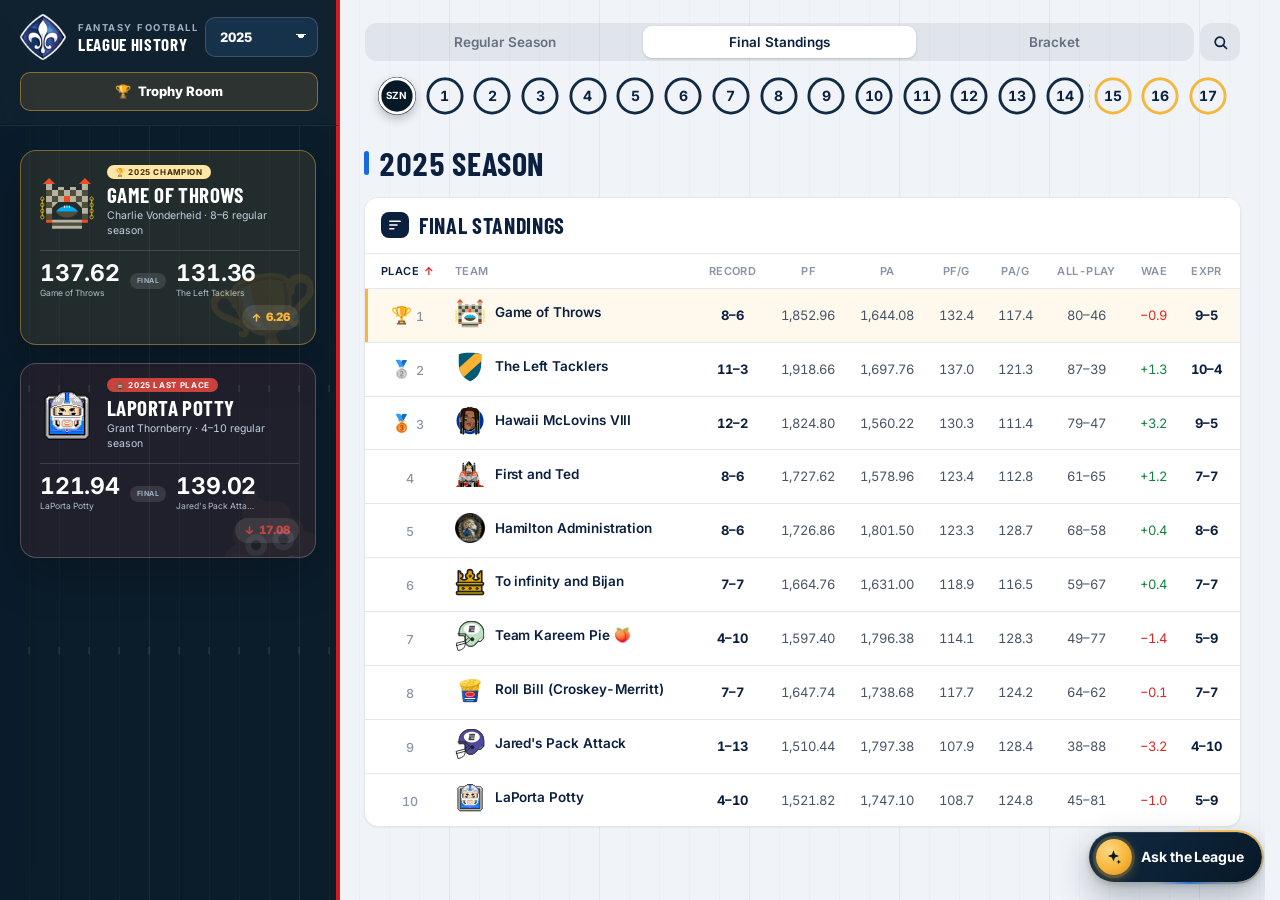
<file: 2025.html>
<!DOCTYPE html>
<html lang="en">
<head>
  <meta charset="UTF-8" />
  <meta name="viewport" content="width=device-width, initial-scale=1.0, viewport-fit=cover" />
  <meta name="description" content="2025 fantasy football league history, standings, schedules, and playoff bracket." />
  <title>League History · 2025</title>
  <link rel="manifest" href="manifest.webmanifest" />
  <link rel="preconnect" href="https://fonts.googleapis.com" />
  <link rel="preconnect" href="https://fonts.gstatic.com" crossorigin />
  <link href="https://fonts.googleapis.com/css2?family=Barlow+Condensed:wght@600;700&family=Inter:wght@400;500;600;700&display=swap" rel="stylesheet" />
  <meta name="theme-color" content="#071827" />
  <meta name="mobile-web-app-capable" content="yes" />
  <meta name="apple-mobile-web-app-capable" content="yes" />
  <meta name="apple-mobile-web-app-status-bar-style" content="black-translucent" />
  <meta name="apple-mobile-web-app-title" content="League History" />
  <link rel="icon" href="icons/favicon-32.png" sizes="32x32" type="image/png" />
  <link rel="icon" href="icons/icon-192.png" sizes="192x192" type="image/png" />
  <link rel="apple-touch-icon" href="icons/apple-touch-icon.png" />
  <script src="pwa.js" defer></script>
  <script src="chat.js" defer></script>
  <script src="player-card.js?v=2" defer></script>
  <style>
    /* Moving between pages (a season from the menu, a Season History link)
       crossfades where the browser supports it, instead of flashing white. */
    @view-transition { navigation: auto; }

    :root {
      --ink: #0b1726;
      --muted: #637083;
      --line: #dce3eb;
      --surface: #ffffff;
      --surface-2: #f5f7fa;
      --page: #eef2f6;
      --navy: #071827;
      --navy-2: #102b43;
      --blue: #1769e0;
      --blue-2: #0f56bd;
      --red: #d71920;
      --gold: #f6b73c;
      --green: #16834a;
      --shadow: 0 12px 30px rgba(7, 24, 39, 0.10);
      --radius: 18px;
    }

    * { box-sizing: border-box; }

    html { scroll-behavior: smooth; }

    body {
      margin: 0;
      color: var(--ink);
      background:
        var(--page);
      font-family: Inter, ui-sans-serif, -apple-system, BlinkMacSystemFont, "Segoe UI", Roboto, Helvetica, Arial, sans-serif;
      min-height: 100vh;
    }

    button, select { font: inherit; }
    button { cursor: pointer; }

    .topbar {
      position: sticky;
      top: 0;
      z-index: 40;
      background: rgba(7, 24, 39, .96);
      backdrop-filter: blur(16px);
      border-bottom: 1px solid rgba(255,255,255,.08);
      color: #fff;
    }

    .topbar-inner {
      width: min(1220px, calc(100% - 32px));
      margin: 0 auto;
      min-height: 72px;
      display: flex;
      align-items: center;
      justify-content: space-between;
      gap: 18px;
    }

    .brand {
      display: flex;
      align-items: center;
      gap: 12px;
      min-width: 0;
    }

    .brand {
      color: inherit;
      text-decoration: none;
    }

    /* The league crest. It is a diamond with its own white outline, so it
       needs no plate behind it and no shape cut around it. */
    .brand-mark {
      width: 46px;
      height: 46px;
      display: grid;
      place-items: center;
      flex: 0 0 auto;
    }

    .brand-mark img {
      display: block;
      width: 100%;
      height: 100%;
      object-fit: contain;
    }

    .brand-copy { min-width: 0; }
    .brand-kicker {
      display: block;
      font-size: 10px;
      letter-spacing: .22em;
      text-transform: uppercase;
      color: #9eb0c1;
      font-weight: 800;
      margin-bottom: 2px;
    }
    .brand-title {
      display: block;
      white-space: nowrap;
      overflow: hidden;
      text-overflow: ellipsis;
      font-size: 19px;
      font-weight: 800;
      letter-spacing: -.02em;
    }

    .year-control {
      display: flex;
      align-items: center;
      gap: 10px;
      color: #c9d5df;
      font-size: 13px;
      font-weight: 700;
    }

    .year-control select {
      appearance: none;
      color: #fff;
      background: #16324a;
      border: 1px solid rgba(255,255,255,.16);
      border-radius: 10px;
      padding: 10px 38px 10px 14px;
      font-weight: 800;
      outline: none;
      background-image:
        linear-gradient(45deg, transparent 50%, #fff 50%),
        linear-gradient(135deg, #fff 50%, transparent 50%);
      background-position: calc(100% - 16px) 16px, calc(100% - 11px) 16px;
      background-size: 5px 5px, 5px 5px;
      background-repeat: no-repeat;
    }

    .hero {
      color: #fff;
      border-bottom: 4px solid var(--red);
    }

    .hero-inner {
      width: min(1220px, calc(100% - 32px));
      margin: 0 auto;
      padding: 36px 0;
      display: grid;
      grid-template-columns: minmax(0, 1fr) minmax(330px, 430px);
      gap: 32px;
      align-items: center;
    }

    .season-hero-title {
      min-width: 0;
    }

    .eyebrow {
      color: #9fc4ff;
      text-transform: uppercase;
      letter-spacing: .19em;
      font-size: 11px;
      font-weight: 900;
      margin-bottom: 10px;
    }

    .hero h1 {
      font-size: clamp(54px, 8vw, 92px);
      line-height: .9;
      letter-spacing: -.06em;
      margin: 0;
      max-width: 760px;
    }

    .champ-card {
      justify-self: end;
      width: min(100%, 430px);
      border-radius: 22px;
      padding: 22px;
      background: rgba(255,255,255,.10);
      border: 1px solid rgba(255,255,255,.17);
      box-shadow: 0 24px 65px rgba(0,0,0,.28);
      position: relative;
      overflow: hidden;
    }


    .champ-label {
      display: flex;
      align-items: center;
      gap: 8px;
      color: #ffe2a3;
      font-size: 11px;
      text-transform: uppercase;
      letter-spacing: .16em;
      font-weight: 900;
    }

    .champ-team {
      display: flex;
      align-items: center;
      gap: 15px;
      margin: 18px 0;
    }

    .champ-team .team-badge { width: 62px; height: 62px; font-size: 29px; }
    .champ-team h2 { margin: 0; font-size: 26px; letter-spacing: -.035em; }
    .champ-team span { color: #bcd0e1; font-size: 13px; }

    .champ-score {
      display: grid;
      grid-template-columns: 1fr auto 1fr;
      align-items: center;
      gap: 12px;
      padding-top: 16px;
      border-top: 1px solid rgba(255,255,255,.13);
    }

    .champ-score strong { display: block; font-size: 22px; }
    .champ-score small { color: #aebdca; }
    .champ-score .versus { font-size: 11px; color: #7690a7; font-weight: 900; }
    .champ-score > div:last-child { text-align: right; }

    main {
      width: min(1220px, calc(100% - 32px));
      margin: 0 auto;
      padding: 30px 0 70px;
    }

    .season-strip {
      display: grid;
      grid-template-columns: repeat(4, 1fr);
      gap: 12px;
      margin-top: -18px;
      position: relative;
      z-index: 3;
    }

    .metric-card {
      background: var(--surface);
      border: 1px solid var(--line);
      border-radius: 14px;
      padding: 16px 17px;
      box-shadow: 0 8px 24px rgba(7,24,39,.07);
      min-width: 0;
    }

    .metric-card small {
      display: block;
      text-transform: uppercase;
      letter-spacing: .12em;
      color: var(--muted);
      font-size: 9px;
      font-weight: 900;
      margin-bottom: 7px;
    }

    .metric-card strong {
      display: block;
      white-space: nowrap;
      overflow: hidden;
      text-overflow: ellipsis;
      font-size: 16px;
      letter-spacing: -.025em;
    }

    .metric-card span { color: var(--muted); font-size: 12px; }

    .page-toolbar {
      margin: 28px 0 18px;
      display: flex;
      align-items: end;
      justify-content: space-between;
      gap: 20px;
    }

    .page-title h2 {
      margin: 0;
      font-size: 28px;
      letter-spacing: -.04em;
    }

    .page-title p {
      margin: 6px 0 0;
      color: var(--muted);
      font-size: 14px;
    }

    .view-tabs {
      display: inline-flex;
      gap: 4px;
      background: #e4e9ef;
      padding: 4px;
      border-radius: 12px;
      flex-wrap: wrap;
    }

    .view-tab {
      border: 0;
      border-radius: 9px;
      padding: 10px 14px;
      color: #536174;
      background: transparent;
      font-size: 13px;
      font-weight: 800;
      transition: .18s ease;
    }

    .view-tab:hover { color: var(--ink); }
    .view-tab.active {
      color: #fff;
      background: var(--navy-2);
      box-shadow: 0 5px 14px rgba(7,24,39,.18);
    }

    .view-panel { display: none; }
    .view-panel.active { display: block; animation: panelIn .2s ease; }
    @keyframes panelIn { from { opacity: 0; transform: translateY(5px); } to { opacity: 1; transform: none; } }

    .division-grid {
      display: grid;
      grid-template-columns: repeat(2, minmax(0, 1fr));
      gap: 18px;
    }

    .card {
      background: var(--surface);
      border: 1px solid var(--line);
      border-radius: var(--radius);
      box-shadow: var(--shadow);
      overflow: hidden;
    }

    .card-head {
      display: flex;
      align-items: center;
      justify-content: space-between;
      gap: 12px;
      padding: 19px 20px;
      background: #fbfcfd;
      border-bottom: 1px solid var(--line);
    }

    .card-head h3 {
      margin: 0;
      display: flex;
      align-items: center;
      gap: 9px;
      font-size: 18px;
      letter-spacing: -.025em;
    }

    .division-chip {
      display: inline-flex;
      align-items: center;
      justify-content: center;
      min-width: 28px;
      height: 28px;
      padding: 0 8px;
      border-radius: 8px;
      background: var(--navy);
      color: #fff;
      font-size: 11px;
      font-weight: 900;
    }

    .chip-icon {
      width: 16px;
      height: 16px;
      display: block;
      fill: none;
      stroke: currentColor;
      stroke-width: 1.5;
      stroke-linecap: round;
      stroke-linejoin: round;
    }

    /* An icon needs no side padding; a bare letter or number still does. */
    .division-chip:has(.chip-icon) { padding: 0; width: 28px; }

    .card-head > span { color: var(--muted); font-size: 12px; }

    .table-wrap { overflow-x: auto; }

    table {
      width: 100%;
      border-collapse: collapse;
      min-width: 555px;
    }

    th {
      color: #6b7788;
      font-size: 10px;
      letter-spacing: .09em;
      text-transform: uppercase;
      font-weight: 900;
      padding: 12px 14px;
      text-align: right;
      border-bottom: 1px solid var(--line);
      background: #fbfcfd;
      /* Without this "W–L" breaks at its dash the moment the column is
         squeezed, and the header stacks onto two lines. */
      white-space: nowrap;
    }

    th:first-child, th:nth-child(2) { text-align: left; }

    td {
      padding: 13px 14px;
      border-bottom: 1px solid #edf0f3;
      font-size: 13px;
      text-align: right;
      white-space: nowrap;
    }

    tr:last-child td { border-bottom: 0; }
    tbody tr { transition: background .15s ease; }
    tbody tr:hover { background: #f5f8fb; }
    td:first-child, td:nth-child(2) { text-align: left; }

    .rank {
      color: #7a8796;
      font-weight: 900;
      width: 36px;
    }

    /* `td` keeps every cell on one line so the numbers never wrap. The team
       cell has to opt out: a long enough name held on one line pushes the
       whole table past its container and puts a scrollbar under a desktop
       standings table that otherwise fits. It wraps inside its column now,
       and the column still cannot fall below 250px. */
    .team-cell { min-width: 250px; white-space: normal; }
    .team-cell .team-button { min-width: 0; }
    .team-cell .team-meta { min-width: 0; }
    .team-cell .team-name { overflow-wrap: anywhere; }
    .team-button {
      display: inline-flex;
      align-items: center;
      gap: 10px;
      padding: 0;
      border: 0;
      background: none;
      color: var(--blue-2);
      font-weight: 800;
      text-align: left;
    }
    .team-button:hover .team-name { text-decoration: underline; }

    .team-badge {
      width: 34px;
      height: 34px;
      display: inline-grid;
      place-items: center;
      border-radius: 10px;
      font-size: 17px;
      color: #fff;
      background: var(--team-color, var(--navy-2));
      border: 2px solid rgba(255,255,255,.5);
      box-shadow: 0 0 0 1px rgba(7,24,39,.12), inset 0 -8px 14px rgba(0,0,0,.13);
      flex: 0 0 auto;
    }

    .team-meta { display: flex; flex-direction: column; gap: 2px; }
    .team-name { color: var(--blue-2); font-size: 13px; }
    .owner { color: var(--muted); font-size: 11px; font-weight: 600; }

    .record { font-weight: 900; }
    .positive { color: var(--green); }
    .negative { color: #c92929; }
    .muted { color: var(--muted); }

    .final-card .card-head { padding-bottom: 15px; }
    .final-table { min-width: 900px; }
    .final-table .place { width: 56px; }
    .final-table .team-cell { min-width: 300px; }
    .champion-row { background: rgba(246,183,60,.12); }
    .champion-row:hover { background: rgba(246,183,60,.16); }
    .place-medal { font-size: 17px; margin-right: 4px; }

    .sort-button {
      width: 100%;
      display: inline-flex;
      align-items: center;
      justify-content: flex-start;
      gap: 5px;
      padding: 0;
      border: 0;
      background: transparent;
      color: inherit;
      font: inherit;
      text-transform: inherit;
      letter-spacing: inherit;
      white-space: nowrap;
      cursor: pointer;
    }

    .sort-button:hover,
    .sort-button.active {
      color: var(--blue-2);
    }

    .sort-indicator {
      min-width: 10px;
      font-size: 11px;
      line-height: 1;
      color: var(--red);
    }

    .bracket-card { padding: 0; }

    .bracket-head {
      min-height: 0;
    }

    .bracket-head > div {
      display: flex;
      align-items: center;
    }

    .bracket-head h3 {
      margin: 0;
    }

    .bracket-head {
      padding: 20px 22px;
      border-bottom: 1px solid var(--line);
      display: flex;
      align-items: center;
      justify-content: space-between;
      gap: 14px;
      background: #fbfcfd;
    }
    .bracket-head h3 { margin: 0; font-size: 19px; }
    .bracket-head p { margin: 4px 0 0; color: var(--muted); font-size: 12px; }
    .bracket-tag {
      color: #fff;
      background: var(--red);
      font-size: 10px;
      font-weight: 900;
      letter-spacing: .1em;
      text-transform: uppercase;
      border-radius: 999px;
      padding: 8px 11px;
      white-space: nowrap;
    }

    .bracket-scroll { overflow-x: auto; }
    .bracket {
      min-width: 1050px;
      display: grid;
      grid-template-columns: repeat(3, 1fr);
      gap: 28px;
      padding: 24px;
      background:
        linear-gradient(rgba(255,255,255,.94), rgba(255,255,255,.94)),
        repeating-linear-gradient(90deg, #dfe7ef 0 1px, transparent 1px 48px),
        repeating-linear-gradient(0deg, #dfe7ef 0 1px, transparent 1px 48px);
    }

    .round {
      display: flex;
      flex-direction: column;
      min-width: 0;
    }

    .round-title {
      padding: 0 3px 12px;
      border-bottom: 3px solid var(--navy-2);
      margin-bottom: 18px;
    }
    .round-title strong { display: block; font-size: 13px; letter-spacing: .02em; }
    .round-title span { color: var(--muted); font-size: 10px; text-transform: uppercase; letter-spacing: .08em; }

    .round-games { display: flex; flex-direction: column; justify-content: space-around; flex: 1; gap: 18px; }
    .round-2 .round-games { padding: 60px 0; gap: 100px; }
    .round-3 .round-games { justify-content: center; padding: 140px 0; }

    .matchup {
      position: relative;
      background: #fff;
      border: 1px solid #cfd8e2;
      border-radius: 14px;
      padding: 8px 12px;
      box-shadow: 0 7px 18px rgba(7,24,39,.07);
    }

    .matchup-row {
      display: grid;
      grid-template-columns: 46px 1fr auto;
      align-items: center;
      gap: 8px;
      padding: 8px 2px;
      color: #7e8996;
      font-size: 12px;
    }
    .matchup-row + .matchup-row { border-top: 1px solid #edf0f3; }
    .matchup-row.winner { color: var(--ink); font-weight: 900; }
    .matchup-row .seed { color: #758191; font-size: 10px; font-weight: 900; white-space: nowrap; }
    .matchup-row .score { font-size: 15px; font-variant-numeric: tabular-nums; }
    .matchup-row .mini-team { display: flex; align-items: center; gap: 7px; min-width: 0; }
    .matchup-row .mini-team span:last-child { overflow: hidden; text-overflow: ellipsis; white-space: nowrap; }
    .mini-badge {
      width: 23px; height: 23px; border-radius: 7px; display: grid; place-items: center;
      color: #fff; font-size: 12px; background: var(--team-color, var(--navy));
      flex: 0 0 auto;
    }
    .bye { min-height: 94px; display: flex; flex-direction: column; justify-content: center; }
    .bye-label { padding: 6px 2px 2px 56px; color: #8a95a2; font-size: 10px; text-transform: uppercase; letter-spacing: .12em; font-weight: 900; }
    .championship-matchup {
      border: 2px solid var(--gold);
      box-shadow: 0 14px 34px rgba(246,183,60,.24);
    }
    .championship-matchup::before {
      content: "CHAMPION";
      position: absolute;
      right: 12px;
      top: -11px;
      padding: 4px 8px;
      border-radius: 999px;
      background: var(--gold);
      color: #2d2105;
      font-size: 8px;
      font-weight: 1000;
      letter-spacing: .1em;
    }


    .losers-card {
      margin-top: 22px;
    }

    .losers-card .bracket-head {
      background: #fffbfb;
    }

    .losers-card .bracket-tag {
      background: #a62f2b;
    }

    .losers-bracket .round-2 .round-games,
    .losers-bracket .round-3 .round-games {
      justify-content: center;
      padding: 68px 0;
      gap: 18px;
    }

    .matchup-kicker {
      margin: -1px 2px 5px;
      color: var(--muted);
      font-size: 9px;
      font-weight: 900;
      letter-spacing: .11em;
      text-transform: uppercase;
    }

    .matchup-path {
      margin-top: 6px;
      padding: 8px 2px 1px;
      border-top: 1px solid #edf0f3;
      color: #687585;
      font-size: 9px;
      font-weight: 900;
      letter-spacing: .06em;
      text-transform: uppercase;
    }

    .last-place-matchup {
      border: 2px solid #d6433d;
      box-shadow: 0 14px 34px rgba(214,67,61,.18);
    }

    .last-place-matchup::before {
      content: "LAST PLACE";
      position: absolute;
      right: 12px;
      top: -11px;
      padding: 4px 8px;
      border-radius: 999px;
      background: #d6433d;
      color: #fff;
      font-size: 8px;
      font-weight: 1000;
      letter-spacing: .12em;
    }

    .last-place-row {
      color: #a62f2b !important;
      font-weight: 900;
    }

    .source-note {
      margin-top: 14px;
      color: var(--muted);
      font-size: 11px;
      text-align: right;
    }

    .drawer-backdrop {
      position: fixed;
      inset: 0;
      z-index: 70;
      background: rgba(4, 14, 23, .64);
      opacity: 0;
      pointer-events: none;
      transition: opacity .22s ease;
      backdrop-filter: blur(3px);
    }
    .drawer-backdrop.open { opacity: 1; pointer-events: auto; }

    .team-drawer {
      position: fixed;
      z-index: 80;
      top: 0;
      right: 0;
      width: min(680px, 100%);
      height: 100dvh;
      background: #f6f8fa;
      box-shadow: -25px 0 65px rgba(0,0,0,.25);
      transform: translateX(104%);
      transition: transform .26s cubic-bezier(.2,.8,.2,1);
      display: flex;
      flex-direction: column;
    }
    .team-drawer.open { transform: translateX(0); }

    /* Desktop: the team panel opens on the left, leaving the right of the
       screen for a player card opened from it. */
    @media (min-width: 761px) {
      .team-drawer { left: 0; right: auto; transform: translateX(-104%); box-shadow: 25px 0 65px rgba(0,0,0,.25); }
      .team-drawer.open { transform: translateX(0); }
    }

    .drawer-hero {
      padding: 22px;
      color: #fff;
      background: var(--drawer-color, var(--navy-2));
      position: relative;
      overflow: hidden;
    }
    .drawer-hero::after {
      content: "";
      position: absolute;
      width: 260px; height: 260px;
      right: -120px; top: -110px;
      border-radius: 50%;
      background: rgba(255,255,255,.08);
    }

    .drawer-close {
      position: absolute;
      top: 16px; right: 16px;
      z-index: 2;
      width: 38px; height: 38px;
      border: 1px solid rgba(255,255,255,.22);
      background: rgba(255,255,255,.1);
      color: #fff;
      border-radius: 10px;
      font-size: 22px;
      line-height: 1;
    }

    .drawer-team {
      display: flex;
      align-items: center;
      gap: 15px;
      padding-right: 46px;
    }
    .drawer-team .team-badge { width: 58px; height: 58px; font-size: 28px; }
    .drawer-team > div { min-width: 0; }
    /* With somewhere to go back to, the back button leads the row. */
    .drawer-team:has(> .pp-back:not([hidden])) { gap: 12px; }
    .drawer-team h2 { margin: 0 0 4px; font-size: 25px; letter-spacing: -.04em; }
    .drawer-team p { margin: 0; color: rgba(255,255,255,.72); font-size: 13px; }
    .drawer-year {
      display: inline-block; margin-bottom: 6px; padding: 2px 8px; border-radius: 999px;
      background: rgba(255,255,255,.16); color: #fff;
      font-size: 10px; font-weight: 900; letter-spacing: .1em; text-transform: uppercase;
    }

    .drawer-stats {
      display: grid;
      grid-template-columns: repeat(4, 1fr);
      gap: 8px;
      margin-top: 18px;
    }
    .drawer-stat {
      background: rgba(255,255,255,.09);
      border: 1px solid rgba(255,255,255,.12);
      border-radius: 10px;
      padding: 10px;
    }
    .drawer-stat small { display: block; color: rgba(255,255,255,.63); font-size: 8px; letter-spacing: .1em; text-transform: uppercase; font-weight: 900; margin-bottom: 5px; }
    .drawer-stat strong { font-size: 14px; }
    .drawer-stats-body { display: none; }

    .drawer-body {
      flex: 1;
      overflow: auto;
      padding: 18px;
    }

    .schedule-section { margin-bottom: 20px; }
    .schedule-heading {
      display: flex;
      justify-content: space-between;
      align-items: center;
      margin: 0 2px 10px;
    }
    .schedule-heading h3 { margin: 0; font-size: 15px; }
    .schedule-heading span { color: var(--muted); font-size: 11px; }

    .schedule-list {
      background: #fff;
      border: 1px solid var(--line);
      border-radius: 14px;
      overflow: hidden;
    }
    .schedule-row {
      display: grid;
      grid-template-columns: 54px 34px 1fr auto;
      gap: 10px;
      align-items: center;
      padding: 11px 12px;
      border-bottom: 1px solid #edf0f3;
    }
    .schedule-row:last-child { border-bottom: 0; }
    /* A playoff label ("Losers Bracket · Last-Place Game") is far longer than
       "Week 3", so on playoff rows it takes a line of its own above the game
       instead of wrapping inside the narrow week column. */
    .schedule-row.post { grid-template-columns: 34px 1fr auto; row-gap: 6px; }
    .schedule-row.post .schedule-week { grid-column: 1 / -1; }
    .schedule-week { color: var(--muted); font-size: 10px; font-weight: 900; text-transform: uppercase; letter-spacing: .05em; }
    .result-pill {
      width: 27px; height: 27px; border-radius: 8px; display: grid; place-items: center;
      font-size: 11px; font-weight: 1000; color: #fff;
    }
    .result-pill.win { background: var(--green); }
    .result-pill.loss { background: #c73535; }
    .result-pill.bye { background: #8693a1; }
    /* The opponent in a schedule row opens that team's season in its place. */
    .schedule-opponent {
      min-width: 0; padding: 0; border: 0; background: none; font: inherit; color: inherit;
      text-align: left; cursor: pointer;
    }
    .schedule-opponent strong {
      text-decoration: underline dotted rgba(23, 105, 224, .55) 1.5px; text-underline-offset: 3px;
    }
    @media (hover: hover) { .schedule-opponent:hover strong { color: var(--blue); text-decoration-style: solid; text-decoration-color: var(--blue); } }
    .schedule-opponent strong { display: block; font-size: 12px; overflow: hidden; text-overflow: ellipsis; white-space: nowrap; }
    .schedule-opponent span { color: var(--muted); font-size: 10px; }
    .schedule-score { text-align: right; font-size: 12px; }
    .schedule-score strong { display: block; font-size: 13px; font-variant-numeric: tabular-nums; }
    .schedule-score span { color: var(--muted); font-size: 10px; }


    .mobile-stat-strip,
    .mobile-sort-control {
      display: none;
    }

    .mobile-stat-strip {
      margin-top: 5px;
      grid-template-columns: repeat(5, minmax(0, 1fr));
      gap: 3px;
    }

    .mobile-stat {
      min-width: 0;
      padding: 3px 2px;
      border-radius: 5px;
      background: #f3f6f9;
      text-align: center;
    }

    .mobile-stat small {
      display: block;
      color: #7a8796;
      font-size: 7px;
      font-weight: 900;
      letter-spacing: .05em;
      line-height: 1;
      text-transform: uppercase;
    }

    .mobile-stat strong {
      display: block;
      margin-top: 2px;
      color: var(--ink);
      font-size: 9px;
      line-height: 1.05;
      font-variant-numeric: tabular-nums;
      white-space: nowrap;
    }

    .mobile-sort-control {
      align-items: center;
      gap: 7px;
      color: var(--muted);
      font-size: 10px;
      font-weight: 900;
      text-transform: uppercase;
      letter-spacing: .06em;
    }

    .mobile-sort-control select {
      min-width: 112px;
      border: 1px solid #ccd5df;
      border-radius: 8px;
      background: #fff;
      color: var(--ink);
      padding: 7px 28px 7px 8px;
      font-size: 11px;
      font-weight: 800;
    }


    .mobile-winner-tree {
      display: none;
    }


    /* Subtle championship styling, mirroring the red tint used for the losers bracket. */
    .winners-card .bracket-head {
      background: #fffae9;
      border-bottom-color: #ead58b;
    }

    /* Playoff team names open the same schedule drawer used by the standings. */
    .bracket-team-button {
      width: 100%;
      min-width: 0;
      margin: 0;
      padding: 0;
      border: 0;
      background: transparent;
      color: inherit;
      font: inherit;
      cursor: pointer;
      text-align: left;
    }

    .bracket-team-button:hover .bracket-team-name,
    .bracket-team-button:focus-visible .bracket-team-name {
      color: var(--blue-2);
      text-decoration: underline;
    }

    .bracket-team-button:focus-visible {
      outline: 2px solid var(--blue-2);
      outline-offset: 3px;
      border-radius: 6px;
    }

    .bracket-team-name {
      min-width: 0;
      text-align: center;
    }

    .bracket-team-name.multiline {
      text-align: left;
    }

    /* Keep every logo optically centered inside its tile in the winner's bracket. */
    .winners-card .mini-badge,
    .mobile-winner-tree .mini-badge {
      display: inline-flex;
      align-items: center;
      justify-content: center;
      text-align: center;
      line-height: 1;
    }


    .mobile-sort-direction {
      width: 30px;
      height: 30px;
      display: inline-grid;
      place-items: center;
      flex: 0 0 auto;
      border: 1px solid #ccd5df;
      border-radius: 8px;
      background: #fff;
      color: var(--ink);
      font-size: 14px;
      font-weight: 1000;
      cursor: pointer;
    }

    .mobile-sort-direction:hover,
    .mobile-sort-direction:focus-visible {
      border-color: var(--blue);
      color: var(--blue-2);
    }

    /* A short run of yard ticks closes the page out. */
    .footer::before {
      content: "";
      display: block;
      width: min(360px, 52%);
      height: 7px;
      margin: 0 auto 15px;
      background: repeating-linear-gradient(90deg, currentColor 0 1px, transparent 1px 15px);
      opacity: .45;
    }

    .footer {
      padding: 26px 16px 34px;
      text-align: center;
      color: #718092;
      font-size: 11px;
    }

    @media (max-width: 900px) {
      .hero-inner { grid-template-columns: 1fr; }
      .champ-card { justify-self: stretch; width: 100%; }
      .season-strip { grid-template-columns: repeat(2, 1fr); }
      .division-grid { grid-template-columns: 1fr; }
      .page-toolbar { align-items: stretch; flex-direction: column; }
      .view-tabs { align-self: stretch; }
      .view-tab { flex: 1; }
    }


    @media (max-width: 700px) {
      .topbar-inner, .hero-inner, main { width: min(100% - 12px, 1220px); }
      .topbar-inner { min-height: 56px; }
      .brand-kicker { display: none; }
      .brand-title { font-size: 15px; }
      .brand-mark { width: 36px; height: 36px; }
      .year-control > span { display: none; }
      .year-control select { padding: 7px 27px 7px 9px; font-size: 12px; }

      .hero-inner {
        padding: 20px 0 18px;
        gap: 12px;
      }

      .hero h1 { font-size: 38px; }

      .champ-card {
        padding: 13px;
        border-radius: 14px;
      }

      .champ-label { font-size: 8px; margin-bottom: 9px; }
      .champ-team { gap: 8px; }
      .champ-team .team-badge { width: 38px; height: 38px; font-size: 18px; }
      .champ-team h2 { font-size: 17px; }
      .champ-team span { font-size: 10px; }
      .champ-score { margin-top: 11px; padding-top: 10px; }
      .champ-score strong { font-size: 19px; }
      .champ-score small { font-size: 8px; }

      .season-strip {
        grid-template-columns: 1fr 1fr;
        gap: 6px;
        margin-top: -8px;
      }

      .metric-card {
        min-height: 0;
        padding: 9px 10px;
        border-radius: 11px;
      }

      .metric-card small { margin-bottom: 4px; font-size: 7px; }
      .metric-card strong { font-size: 12px; }
      .metric-card span { font-size: 9px; }

      .page-toolbar {
        margin: 15px 0 9px;
        gap: 8px;
      }

      .page-title h2 { font-size: 21px; }
      .page-title p { margin-top: 3px; font-size: 10px; }

      .division-grid { gap: 9px; }

      .card {
        border-radius: 12px;
        box-shadow: 0 5px 16px rgba(7,24,39,.07);
      }

      .card-head,
      .bracket-head {
        padding: 11px 12px;
      }

      .card-head h3,
      .bracket-head h3 {
        font-size: 15px;
      }

      .card-head > span { font-size: 9px; }
      .division-chip { min-width: 23px; height: 23px; border-radius: 6px; font-size: 9px; }

      /* Compact regular-season rows: all stats remain visible inside each team row. */
      #regular .table-wrap,
      #panel-standings .table-wrap,
      #final .table-wrap {
        overflow: visible;
      }

      #regular table,
      #panel-standings table,
      #regular tbody,
      #final table,
      #final tbody {
        display: block;
        width: 100%;
        min-width: 0;
      }

      #regular thead,
      #panel-standings thead,
      #final thead {
        display: none;
      }

      #regular tbody tr,
      #final tbody tr {
        display: grid;
        grid-template-columns: 24px minmax(0, 1fr);
        align-items: center;
        min-height: 0;
        padding: 7px 8px;
        border-bottom: 1px solid #edf0f3;
      }

      #regular tbody tr:last-child,
      #final tbody tr:last-child {
        border-bottom: 0;
      }

      #regular td,
      #panel-standings td,
      #final td {
        padding: 0;
        border: 0;
        text-align: left;
        white-space: normal;
      }

      #regular td.rank,
      #panel-standings td.rank,
      #final td.rank {
        grid-column: 1;
        color: #738090;
        font-size: 11px;
        text-align: center;
      }

      #regular td.team-cell,
      #panel-standings td.team-cell,
      #final td.team-cell {
        grid-column: 2;
        min-width: 0;
        display: flex;
        flex-wrap: wrap;
        align-items: center;
      }

      /* Seed and clinch markers ride beside the name; the stat strip takes
         the next row on its own. */
      td.team-cell .team-button { flex: 0 1 auto; width: auto; max-width: 100%; min-width: 0; }
      td.team-cell .team-button .team-meta { min-width: 0; }
      td.team-cell .team-button .team-name { overflow: hidden; text-overflow: ellipsis; white-space: nowrap; }
      td.team-cell .team-flags { flex: 0 0 auto; }
      td.team-cell .mobile-stat-strip { flex: 1 0 100%; }

      #regular td:not(.rank):not(.team-cell),
      #panel-standings td:not(.rank):not(.team-cell),
      #final td:not(.rank):not(.team-cell) {
        display: none;
      }

      .team-button {
        width: 100%;
        gap: 6px;
      }

      .team-badge {
        width: 27px;
        height: 27px;
        border-radius: 7px;
        font-size: 13px;
      }

      .team-meta {
        min-width: 0;
        gap: 0;
      }

      .team-name {
        display: block;
        max-width: 100%;
        overflow: hidden;
        color: var(--blue-2);
        font-size: 10.5px;
        line-height: 1.1;
        text-overflow: ellipsis;
        white-space: nowrap;
      }

      .owner {
        font-size: 8.5px;
        line-height: 1.15;
      }

      .mobile-stat-strip { display: grid; }

      .final-card .card-head {
        flex-wrap: wrap;
        padding-bottom: 10px;
      }

      .final-card .card-head > span {
        display: none;
      }

      .mobile-sort-control {
        display: inline-flex;
        margin-left: auto;
      }

      .place-medal {
        display: block;
        margin: 0;
        font-size: 13px;
        line-height: 1;
      }

      /* Brackets become dense round sections instead of a wide scrolling canvas. */
      .bracket-card { margin-top: 0; }
      .losers-card { margin-top: 10px; }

      .bracket-head {
        align-items: center;
        padding-top: 10px;
        padding-bottom: 10px;
      }

      .bracket-scroll {
        overflow: visible;
      }

      .bracket {
        min-width: 0;
        grid-template-columns: 1fr;
        gap: 8px;
        padding: 8px;
        background:
          linear-gradient(rgba(255,255,255,.96), rgba(255,255,255,.96)),
          repeating-linear-gradient(90deg, #e8edf2 0 1px, transparent 1px 28px),
          repeating-linear-gradient(0deg, #e8edf2 0 1px, transparent 1px 28px);
      }

      .round-title {
        margin-bottom: 7px;
        padding: 0 2px 5px;
        border-bottom-width: 2px;
      }

      .round-title strong { font-size: 11px; }
      .round-title span { font-size: 8px; }

      .round-games,
      .round-2 .round-games,
      .round-3 .round-games,
      .losers-bracket .round-2 .round-games,
      .losers-bracket .round-3 .round-games {
        display: grid;
        grid-template-columns: repeat(2, minmax(0, 1fr));
        justify-content: stretch;
        gap: 6px;
        padding: 0;
      }

      .round-3 .round-games,
      .losers-bracket .round-2 .round-games,
      .losers-bracket .round-3 .round-games {
        grid-template-columns: 1fr;
      }

      .matchup {
        min-width: 0;
        padding: 5px 6px;
        border-radius: 9px;
        box-shadow: 0 3px 9px rgba(7,24,39,.06);
      }

      .matchup-row {
        grid-template-columns: 27px minmax(0, 1fr) auto;
        gap: 4px;
        padding: 5px 0;
        font-size: 9px;
      }

      .matchup-row .seed { font-size: 7.5px; }
      .matchup-row .score { font-size: 10px; }
      .matchup-row .mini-team { gap: 4px; align-items: flex-start; }
      .matchup-row .mini-team span:last-child {
        overflow: visible;
        font-size: 8.5px;
        line-height: 1.12;
        text-overflow: clip;
        white-space: normal;
      }

      .mini-badge {
        width: 18px;
        height: 18px;
        border-radius: 5px;
        font-size: 9px;
      }

      .bye {
        min-height: 0;
      }

      .bye-label {
        padding: 3px 0 1px 31px;
        font-size: 7px;
      }

      .matchup-kicker {
        margin-bottom: 2px;
        font-size: 7px;
      }

      .matchup-path {
        margin-top: 3px;
        padding-top: 4px;
        font-size: 6.5px;
        line-height: 1.2;
      }

      .championship-matchup::before,
      .last-place-matchup::before {
        right: 7px;
        top: -8px;
        padding: 3px 5px;
        font-size: 6px;
      }


      /* Preserve a true three-round bracket on mobile for the championship side. */
      .winners-card .bracket-scroll {
        overflow: visible;
      }

      .winners-bracket {
        position: relative;
        display: grid;
        grid-template-columns: repeat(3, minmax(0, 1fr));
        gap: 6px;
        min-width: 0;
        padding: 8px 5px 10px;
      }

      .winners-bracket .round {
        position: relative;
        min-width: 0;
      }

      .winners-bracket .round-title {
        min-height: 29px;
        margin-bottom: 3px;
        padding: 0 1px 4px;
        text-align: center;
      }

      .winners-bracket .round-title strong {
        display: block;
        font-size: 8px;
        line-height: 1.05;
      }

      .winners-bracket .round-title span {
        display: block;
        margin-top: 2px;
        font-size: 6.5px;
        line-height: 1;
      }

      .winners-bracket .round-games,
      .winners-bracket .round-2 .round-games,
      .winners-bracket .round-3 .round-games {
        position: relative;
        display: grid;
        grid-template-columns: 1fr;
        grid-template-rows: repeat(8, minmax(0, 1fr));
        height: 330px;
        gap: 0;
        padding: 0;
      }

      .winners-bracket .round-1 .matchup:nth-child(1) { grid-row: 1 / 3; }
      .winners-bracket .round-1 .matchup:nth-child(2) { grid-row: 3 / 5; }
      .winners-bracket .round-1 .matchup:nth-child(3) { grid-row: 5 / 7; }
      .winners-bracket .round-1 .matchup:nth-child(4) { grid-row: 7 / 9; }

      .winners-bracket .round-2 .matchup:nth-child(1) { grid-row: 2 / 4; }
      .winners-bracket .round-2 .matchup:nth-child(2) { grid-row: 6 / 8; }

      .winners-bracket .round-3 .matchup:nth-child(1) { grid-row: 4 / 6; }

      .winners-bracket .matchup {
        position: relative;
        z-index: 2;
        align-self: center;
        width: 100%;
        min-width: 0;
        padding: 3px 4px;
        border-radius: 7px;
        box-shadow: 0 2px 7px rgba(7,24,39,.08);
      }

      .winners-bracket .matchup-row {
        grid-template-columns: 19px minmax(0, 1fr) 25px;
        gap: 2px;
        min-height: 25px;
        padding: 3px 0;
      }

      .winners-bracket .matchup-row .seed {
        font-size: 6px;
        line-height: 1.05;
        white-space: normal;
      }

      .winners-bracket .matchup-row .mini-team {
        min-width: 0;
        gap: 0;
      }

      .winners-bracket .mini-badge {
        display: none;
      }

      .winners-bracket .matchup-row .mini-team span:last-child {
        display: -webkit-box;
        overflow: hidden;
        font-size: 6.7px;
        font-weight: 850;
        line-height: 1.05;
        white-space: normal;
        -webkit-box-orient: vertical;
        -webkit-line-clamp: 2;
      }

      .winners-bracket .matchup-row .score {
        font-size: 7.2px;
      }

      .winners-bracket .bye {
        min-height: 0;
      }

      .winners-bracket .bye-label {
        padding: 1px 0 0 21px;
        font-size: 5.8px;
      }

      /* Connector geometry: Round 1 pairs feed the semifinals. */
      .winners-bracket .round-2 .round-games::before,
      .winners-bracket .round-3 .round-games::before {
        content: "";
        position: absolute;
        z-index: 1;
        top: 0;
        bottom: 0;
        left: -6px;
        width: 6px;
        pointer-events: none;
      }

      .winners-bracket .round-2 .round-games::before {
        background:
          linear-gradient(#aab5c1, #aab5c1) left 0 top 12.5% / 100% 1px no-repeat,
          linear-gradient(#aab5c1, #aab5c1) left 0 top 25% / 100% 1px no-repeat,
          linear-gradient(#aab5c1, #aab5c1) left 0 top 37.5% / 100% 1px no-repeat,
          linear-gradient(#aab5c1, #aab5c1) left 0 top 12.5% / 1px 25% no-repeat,
          linear-gradient(#aab5c1, #aab5c1) left 0 top 62.5% / 100% 1px no-repeat,
          linear-gradient(#aab5c1, #aab5c1) left 0 top 75% / 100% 1px no-repeat,
          linear-gradient(#aab5c1, #aab5c1) left 0 top 87.5% / 100% 1px no-repeat,
          linear-gradient(#aab5c1, #aab5c1) left 0 top 62.5% / 1px 25% no-repeat;
      }

      /* The two semifinal winners feed the title game. */
      .winners-bracket .round-3 .round-games::before {
        background:
          linear-gradient(#aab5c1, #aab5c1) left 0 top 25% / 100% 1px no-repeat,
          linear-gradient(#aab5c1, #aab5c1) left 0 top 50% / 100% 1px no-repeat,
          linear-gradient(#aab5c1, #aab5c1) left 0 top 75% / 100% 1px no-repeat,
          linear-gradient(#aab5c1, #aab5c1) left 0 top 25% / 1px 50% no-repeat;
      }

      .winners-bracket .championship-matchup::before {
        right: 4px;
        top: -7px;
        padding: 2px 4px;
        font-size: 5px;
      }


      /* Mobile winner's bracket: two persistent bracket lanes that merge at the title game. */
      .winners-card > .bracket-scroll {
        display: none;
      }

      .mobile-winner-tree {
        display: block;
        padding: 10px;
        background:
          linear-gradient(rgba(255,255,255,.97), rgba(255,255,255,.97)),
          repeating-linear-gradient(90deg, #e8edf2 0 1px, transparent 1px 28px),
          repeating-linear-gradient(0deg, #e8edf2 0 1px, transparent 1px 28px);
      }

      .mobile-bracket-stage {
        position: relative;
      }

      .mobile-bracket-stage + .mobile-bracket-stage {
        margin-top: 12px;
      }

      .mobile-stage-title {
        margin-bottom: 8px;
        padding: 0 4px 6px;
        border-bottom: 3px solid #162b42;
      }

      .mobile-stage-title strong {
        display: block;
        color: var(--ink);
        font-size: 15px;
        line-height: 1.1;
      }

      .mobile-stage-title span {
        display: block;
        margin-top: 4px;
        color: #66778a;
        font-size: 9px;
        font-weight: 800;
        letter-spacing: .08em;
        text-transform: uppercase;
      }

      .mobile-lane-grid {
        display: grid;
        grid-template-columns: repeat(2, minmax(0, 1fr));
        gap: 8px;
      }

      .mobile-bracket-lane {
        position: relative;
        min-width: 0;
      }

      .mobile-lane-label {
        margin: 0 2px 5px;
        color: #778495;
        font-size: 7.5px;
        font-weight: 1000;
        letter-spacing: .1em;
        text-align: center;
        text-transform: uppercase;
      }

      .mobile-winner-tree .matchup {
        min-width: 0;
        padding: 6px 7px;
        border-radius: 11px;
        box-shadow: 0 4px 12px rgba(7,24,39,.07);
      }

      .mobile-winner-tree .matchup-row {
        grid-template-columns: 31px minmax(0, 1fr) auto;
        gap: 5px;
        min-height: 36px;
        padding: 6px 0;
      }

      .mobile-winner-tree .matchup-row .seed {
        font-size: 8px;
        line-height: 1.05;
        white-space: normal;
      }

      .mobile-winner-tree .mini-team {
        min-width: 0;
        gap: 6px;
      }

      .mobile-winner-tree .mini-badge {
        display: inline-flex;
        width: 26px;
        height: 26px;
        border-radius: 7px;
        font-size: 13px;
        flex: 0 0 auto;
      }

      .mobile-winner-tree .mini-team > span:last-child {
        display: -webkit-box;
        overflow: hidden;
        color: inherit;
        font-size: 9.5px;
        font-weight: 850;
        line-height: 1.08;
        white-space: normal;
        -webkit-box-orient: vertical;
        -webkit-line-clamp: 2;
      }

      .mobile-winner-tree .matchup-row .score {
        font-size: 10px;
      }

      .mobile-winner-tree .matchup-kicker {
        margin: 0 2px 2px;
        font-size: 7px;
      }

      .mobile-bye-card {
        border-color: #c8d3df;
        background: #fafbfd;
      }

      .semifinal-stage::before {
        content: "";
        position: absolute;
        top: -13px;
        left: 25%;
        right: 25%;
        height: 13px;
        border-left: 2px solid #a9b5c2;
        border-right: 2px solid #a9b5c2;
      }

      .mobile-semifinal-lane::before {
        content: "";
        position: absolute;
        top: -8px;
        left: 50%;
        width: 2px;
        height: 8px;
        background: #a9b5c2;
        transform: translateX(-50%);
      }

      .mobile-merge-lines {
        position: relative;
        height: 22px;
        margin: 0 25%;
        border-bottom: 2px solid #a9b5c2;
      }

      .mobile-merge-lines::after {
        content: "";
        position: absolute;
        left: 50%;
        bottom: -22px;
        width: 2px;
        height: 22px;
        background: #a9b5c2;
        transform: translateX(-50%);
      }

      .mobile-merge-lines span {
        position: absolute;
        bottom: 0;
        width: 2px;
        height: 22px;
        background: #a9b5c2;
      }

      .mobile-merge-lines span:first-child { left: 0; }
      .mobile-merge-lines span:last-child { right: 0; }

      .championship-stage {
        padding-top: 9px;
      }

      .mobile-championship-card {
        width: min(100%, 430px);
        margin: 0 auto;
      }

      .mobile-winner-tree .championship-matchup::before {
        right: 9px;
        top: -9px;
        padding: 3px 6px;
        font-size: 6px;
      }

      @media (max-width: 430px) {
        .mobile-winner-tree {
          padding: 8px 6px;
        }

        .mobile-lane-grid {
          gap: 5px;
        }

        .mobile-winner-tree .matchup {
          padding: 5px;
          border-radius: 9px;
        }

        .mobile-winner-tree .matchup-row {
          grid-template-columns: 25px minmax(0, 1fr) auto;
          gap: 3px;
          min-height: 32px;
          padding: 5px 0;
        }

        .mobile-winner-tree .mini-badge {
          width: 22px;
          height: 22px;
          border-radius: 6px;
          font-size: 11px;
        }

        .mobile-winner-tree .mini-team {
          gap: 4px;
        }

        .mobile-winner-tree .mini-team > span:last-child {
          font-size: 8px;
        }

        .mobile-winner-tree .matchup-row .seed {
          font-size: 7px;
        }

        .mobile-winner-tree .matchup-row .score {
          font-size: 8.5px;
        }

        .mobile-winner-tree .matchup-kicker,
        .mobile-lane-label {
          font-size: 6.5px;
        }
      }

      .source-note {
        margin-top: 7px;
        font-size: 8.5px;
        line-height: 1.3;
        text-align: left;
      }

      .drawer-stats { grid-template-columns: repeat(4, 1fr); gap: 4px; }
      .drawer-stat { padding: 7px 4px; }
      .drawer-stat small { font-size: 7px; }
      .drawer-stat strong { font-size: 11px; }
      .schedule-row {
        grid-template-columns: 42px 23px minmax(0, 1fr) auto;
        gap: 5px;
        padding: 7px;
      }
      .schedule-row.post { grid-template-columns: 23px minmax(0, 1fr) auto; row-gap: 5px; }
      .schedule-week { font-size: 8px; }
      .result-pill { width: 21px; height: 21px; font-size: 8px; }
      .schedule-opponent strong { font-size: 10px; }
      .schedule-opponent span { font-size: 8px; }
      .schedule-score { font-size: 9px; }
      .schedule-score strong { font-size: 10px; }
      .drawer-hero, .drawer-body { padding-left: 10px; padding-right: 10px; }

      /* Phones: the team drawer is a bottom sheet like the box score and the
         player card, and its header slims down once the schedule scrolls. */
      .team-drawer {
        top: auto; bottom: 0; left: 0; right: 0; width: 100%;
        height: auto; max-height: 92dvh;
        border-radius: 16px 16px 0 0; overflow: hidden;
        transform: translateY(104%);
      }
      .team-drawer.open { transform: none; }
      .drawer-body { flex: 1 1 auto; min-height: 0; }
      .drawer-hero { flex: 0 0 auto; padding-top: 14px; padding-bottom: 14px; transition: padding .2s ease; }
      .drawer-close { top: 10px; right: 10px; width: 30px; height: 30px; font-size: 18px; border-radius: 8px; }
      .drawer-team .team-badge, .drawer-team h2 { transition: width .2s ease, height .2s ease, font-size .2s ease; }
      .drawer-team .team-badge { width: 48px; height: 48px; }
      .drawer-team h2 { font-size: 21px; }
      .drawer-hero .drawer-stats { display: none; }
      .drawer-stats-body { display: grid; margin: 0 0 14px; }
      .drawer-stats-body .drawer-stat { background: var(--drawer-color, var(--navy-2)); border-color: transparent; color: #fff; }
      /* The header's lines fold away smoothly rather than vanishing. */
      .drawer-year, .drawer-team p {
        max-height: 34px; overflow: hidden;
        transition: max-height .28s ease, opacity .2s ease, margin .28s ease, padding .28s ease;
      }
      .team-drawer.compact .drawer-hero { padding-top: 8px; padding-bottom: 8px; }
      .team-drawer.compact .drawer-team p,
      .team-drawer.compact .drawer-year { max-height: 0; opacity: 0; margin: 0; padding-top: 0; padding-bottom: 0; }
      .team-drawer.compact .drawer-team .team-badge { width: 34px; height: 34px; }
      .team-drawer.compact .drawer-team h2 { font-size: 16px; margin: 0; }
      .drawer-team:has(> .pp-back:not([hidden])) { gap: 10px; }
    }

  
    /* Compact season outcome cards */
    .hero-inner.outcome-grid {
      grid-template-columns: repeat(2, minmax(0, 1fr));
      gap: 16px;
      padding: 24px 0;
      align-items: stretch;
    }

    .outcome-card {
      position: relative;
      overflow: hidden;
      min-width: 0;
      padding: 14px 16px 14px 19px;
      border: 1px solid rgba(255,255,255,.17);
      border-radius: 16px;
      background: rgba(255,255,255,.10);
      box-shadow: 0 18px 45px rgba(0,0,0,.22);

      /* The crest sits to the left of both identity rows and the result runs
         underneath them, so the card reads as two bands rather than three
         stacked strips with air between each. */
      display: grid;
      grid-template-columns: auto minmax(0, 1fr);
      column-gap: 13px;
      align-items: center;
    }

    /* The whole card takes the colour of its outcome rather than wearing a
       stripe, and the trophy or the turd it already carries in the label is
       blown up behind the score as a watermark. Which card is which reads
       from across the room; the emoji does the work no label needs to. */
    .champion-outcome {
      --outcome-accent: #f6b73c;
      background: rgba(246,183,60,.10);
      border-color: rgba(246,183,60,.34);
    }

    .loser-outcome {
      --outcome-accent: #c9423c;
      background: rgba(201,66,60,.11);
      border-color: rgba(201,66,60,.32);
    }

    .outcome-card::after {
      content: "🏆";
      position: absolute;
      right: -12px;
      bottom: -26px;
      font-size: 94px;
      line-height: 1;
      opacity: .09;
      transform: rotate(-12deg);
      pointer-events: none;
    }

    .loser-outcome::after { content: "💩"; }

    /* Hands the crest and the name block straight to the card's own grid. */
    .outcome-team { display: contents; }

    .outcome-team .team-badge {
      grid-area: 1 / 1 / 3 / 2;
      align-self: center;
      width: 54px;
      height: 54px;
      border-radius: 14px;
      font-size: 25px;
      box-shadow: 0 0 0 2px var(--outcome-accent);
    }

    .outcome-label {
      grid-area: 1 / 2 / 2 / 3;
      align-self: end;
      display: inline-flex;
      align-items: center;
      gap: 5px;
      width: fit-content;
      padding: 3px 8px;
      border-radius: 999px;
      color: #3b2a05;
      background: #ffe6a6;
      font-size: 8px;
      font-weight: 1000;
      letter-spacing: .12em;
      line-height: 1;
      text-transform: uppercase;
    }

    .loser-outcome .outcome-label {
      color: #fff;
      background: #c9423c;
    }

    .outcome-team > div {
      grid-area: 2 / 2 / 3 / 3;
      align-self: start;
      min-width: 0;
      margin-top: 5px;
    }

    .outcome-team h2 {
      margin: 0;
      font-size: 21px;
      line-height: 1.05;
      letter-spacing: -.03em;
      overflow-wrap: anywhere;
    }

    .outcome-team span {
      display: block;
      margin-top: 3px;
      color: #bfd0df;
      font-size: 10.5px;
    }

    /* The two numbers sit next to each other so the result reads as one
       scoreline, with the margin pinned to the far end. */
    .outcome-score {
      grid-area: 3 / 1 / 4 / 3;
      display: flex;
      align-items: flex-start;
      gap: 9px;
      margin-top: 12px;
      padding-top: 11px;
      border-top: 1px solid rgba(255,255,255,.14);
    }

    .outcome-score-side {
      min-width: 0;
      flex: 0 1 auto;
    }

    .outcome-score-side:last-child small {
      color: #93a6b8;
    }

    .outcome-score-side:last-child strong {
      color: #c8d6e2;
    }

    .outcome-score strong {
      display: block;
      color: #fff;
      font-size: 23px;
      line-height: 1;
      letter-spacing: -.02em;
      font-variant-numeric: tabular-nums;
    }

    .outcome-score small {
      display: block;
      overflow: hidden;
      margin-top: 4px;
      color: #afc0d0;
      font-size: 8.5px;
      line-height: 1.15;
      text-overflow: ellipsis;
      white-space: nowrap;
    }

    .outcome-status {
      flex: 0 0 auto;
      margin-top: 6px;
      padding: 3px 7px;
      border-radius: 999px;
      background: rgba(255,255,255,.11);
      color: #9fb2c4;
      font-size: 7px;
      font-weight: 1000;
      letter-spacing: .09em;
      text-align: center;
      white-space: nowrap;
    }

    /* How decisive it was, with the arrow pointing from the subject's side. */
    .outcome-margin {
      flex: 0 0 auto;
      margin-left: auto;
      align-self: center;
      display: inline-flex;
      align-items: center;
      gap: 4px;
      padding: 4px 9px;
      border-radius: 999px;
      background: rgba(255,255,255,.10);
      color: var(--outcome-accent);
      font-size: 11.5px;
      font-weight: 900;
      font-variant-numeric: tabular-nums;
      white-space: nowrap;
    }

    .outcome-margin svg {
      width: 11px;
      height: 11px;
      fill: none;
      stroke: currentColor;
      stroke-width: 2.1;
      stroke-linecap: round;
      stroke-linejoin: round;
    }

    @media (max-width: 700px) {
      .hero-inner.outcome-grid {
        grid-template-columns: 1fr;
        gap: 8px;
        padding: 12px 0;
      }

      .outcome-card {
        padding: 12px 13px 12px 16px;
        border-radius: 14px;
        column-gap: 10px;
      }

      .outcome-label {
        padding: 3px 6px;
        font-size: 7px;
        letter-spacing: .1em;
      }

      .outcome-team .team-badge {
        width: 42px;
        height: 42px;
        border-radius: 11px;
        font-size: 20px;
      }

      .outcome-team > div {
        margin-top: 4px;
      }

      .outcome-team h2 {
        font-size: 16px;
      }

      .outcome-team span {
        margin-top: 2px;
        font-size: 9px;
      }

      .outcome-score {
        gap: 7px;
        margin-top: 10px;
        padding-top: 9px;
      }

      .outcome-margin {
        padding: 3px 7px;
        font-size: 10px;
      }

      .outcome-card::after {
        font-size: 72px;
        bottom: -20px;
      }

      .outcome-score strong {
        font-size: 17px;
      }

      .outcome-score small {
        margin-top: 3px;
        font-size: 7.5px;
      }

      .outcome-status {
        padding: 2px 5px;
        font-size: 6.5px;
      }
    }

  
    .hero + main .page-toolbar {
      margin-top: 0;
    }

    @media (max-width: 700px) {
      .hero + main .page-toolbar {
        margin-top: 0;
      }
    }

  
    .outcome-team .team-badge {
      display: inline-flex;
      align-items: center;
      justify-content: center;
      text-align: center;
      line-height: 1;
    }

  
    /* --- v4 modern overhaul: depth, glass, gradient accents, motion
       (purely visual — data structure, columns and copy are unchanged) --- */

    /* Layered light mesh gives the page real depth instead of a flat wash */
    /* The field carries onto the page itself, at a sixth the strength it has
       on the hero — enough to give the white space a grain, not a pattern. */
    body {
      background:
        repeating-linear-gradient(90deg, transparent 0 149px, rgba(11,23,38,.045) 149px 150px),
        repeating-linear-gradient(90deg, transparent 0 29px, rgba(11,23,38,.018) 29px 30px),
        #f0f4f9;
    }

    /* Premium card depth: crisp top highlight, soft contact + ambient shadow */
    .card {
      border-color: rgba(15,34,55,.09);
      box-shadow:
        inset 0 1px 0 rgba(255,255,255,.85),
        0 1px 2px rgba(10,22,38,.05),
        0 22px 46px -26px rgba(10,22,38,.42);
    }

    /* Warmer card header with a faint tri-color rule bleeding along its base */
    .card-head {
      position: relative;
      background: #fafcfe;
    }
    .card-head::after {
      content: "";
      position: absolute;
      left: 0; right: 0; bottom: -1px;
      height: 2px;
      background: rgba(23,105,224,.35);
      opacity: .75;
    }

    /* Section chip becomes a glossy gradient token with a soft blue glow */
    .division-chip {
      background: var(--blue);
      box-shadow:
        inset 0 1px 0 rgba(255,255,255,.22),
        0 6px 14px -5px rgba(23,105,224,.6);
    }

    /* Table: brighter header, gradient row hover with a leading accent bar */
    th {
      background: #f6f9fc;
    }
    tbody tr { transition: background .18s ease, box-shadow .18s ease; }
    tbody tr:hover {
      background: rgba(23,105,224,.05);
      box-shadow: inset 3px 0 0 rgba(23,105,224,.6);
    }
    /* Champion keeps a standing gold bar so it reads as first at a glance */
    .champion-row,
    .champion-row:hover { box-shadow: inset 3px 0 0 var(--gold); }

    /* Team badges get a subtle ring + lift so the emojis feel like real crests */
    .team-badge {
      box-shadow:
        inset 0 1px 0 rgba(255,255,255,.35),
        0 6px 14px -6px rgba(7,24,39,.55);
    }

    /* Segmented view switcher reads as a modern pill control */
    .view-tabs {
      background: rgba(12,28,45,.06);
      border-radius: 999px;
      box-shadow: inset 0 1px 2px rgba(7,24,39,.08);
    }
    .view-tab {
      border-radius: 999px;
      transition: color .2s ease, background .2s ease, box-shadow .2s ease, transform .2s ease;
    }
    .view-tab.active {
      background: var(--navy-2);
      box-shadow: 0 8px 18px -7px rgba(7,24,39,.7), inset 0 1px 0 rgba(255,255,255,.12);
    }

    /* Outcome cards: gradient-lit rim + hover lift; champion adds the gold sheen */
    .outcome-card {
      border-color: rgba(255,255,255,.22);
      transition: transform .3s cubic-bezier(.2,.8,.2,1), box-shadow .3s ease;
    }
    .outcome-card:hover {
      transform: translateY(-3px);
      box-shadow: 0 30px 64px -28px rgba(0,0,0,.6);
    }
    .champion-outcome { border-color: rgba(246,183,60,.42); }


    /* The hero is the field: yard lines every thirty pixels, a heavier one
       every fifth, and two rows of hash marks across the middle. All of it
       sits at an alpha you notice only once you look for it. */
    .hero {
      position: relative;
      overflow: hidden;
      background:
        repeating-linear-gradient(90deg, transparent 0 28px, rgba(255,255,255,.075) 28px 30px) 0 34% / 100% 7px no-repeat,
        repeating-linear-gradient(90deg, transparent 0 28px, rgba(255,255,255,.075) 28px 30px) 0 68% / 100% 7px no-repeat,
        repeating-linear-gradient(90deg, transparent 0 149px, rgba(255,255,255,.055) 149px 150px),
        repeating-linear-gradient(90deg, transparent 0 29px, rgba(255,255,255,.022) 29px 30px),
        rgba(7, 24, 39, .98);
    }

    /* A ball resting off the right edge of the field, mostly out of frame. */
    .hero::before {
      content: "🏈";
      position: absolute;
      right: -26px;
      top: 50%;
      transform: translateY(-50%) rotate(-24deg);
      font-size: 150px;
      line-height: 1;
      opacity: .055;
      pointer-events: none;
      z-index: 0;
    }

    /* A hero holding the champion and last-place cards already has a trophy
       and a turd behind their scores. The cards are translucent, so the ball
       showed through and tangled with both - at phone width it sat right on
       top of them. One watermark per card is plenty. */
    .hero:has(.outcome-grid)::before { content: none; }

    .hero-inner { position: relative; z-index: 1; }

    /* Smooth link affordance on team names */
    .team-button { transition: transform .15s ease; }
    .team-name { transition: color .15s ease; }

    /* Season title carries a gradient accent bar — a crisp modern signature */
    .page-title h2 {
      position: relative;
      padding-left: 15px;
    }
    .page-title h2::before {
      content: "";
      position: absolute;
      left: 0;
      top: .12em;
      bottom: .12em;
      width: 5px;
      border-radius: 999px;
      background: var(--blue);
    }


    /* Week rail ---------------------------------------------------- */

    .week-rail-wrap {
      width: min(1220px, calc(100% - 32px));
      margin: 22px auto 0;
    }

    .week-rail-head {
      display: flex;
      align-items: baseline;
      justify-content: space-between;
      gap: 12px;
      margin-bottom: 8px;
    }

    .week-rail-head strong {
      font-size: 12px;
      font-weight: 900;
      letter-spacing: .12em;
      text-transform: uppercase;
      color: var(--muted);
    }

    .week-rail-head span {
      font-size: 12px;
      color: var(--muted);
    }

    .week-rail {
      display: flex;
      gap: 6px;
      overflow-x: auto;
      padding: 6px;
      background: var(--surface);
      border: 1px solid var(--line);
      border-radius: 14px;
      box-shadow: var(--shadow);
      scrollbar-width: thin;
    }

    .week-pill {
      flex: 0 0 auto;
      border: 1px solid transparent;
      background: transparent;
      border-radius: 10px;
      padding: 8px 13px;
      display: flex;
      flex-direction: column;
      align-items: center;
      gap: 2px;
      line-height: 1.1;
      color: var(--ink);
      font-weight: 800;
      font-size: 13px;
      white-space: nowrap;
      transition: background .15s ease, color .15s ease;
    }

    .week-pill small {
      font-size: 9px;
      font-weight: 800;
      letter-spacing: .1em;
      text-transform: uppercase;
      color: var(--muted);
    }

    .week-pill:hover { background: var(--surface-2); }

    .week-pill.active {
      background: var(--navy);
      color: #fff;
    }

    .week-pill.active small { color: rgba(255, 255, 255, .66); }

    .week-pill.upcoming { color: var(--muted); }

    .week-pill.played small { color: var(--green); }

    /* Phones get a single dropdown instead of a rail that runs off-screen. */
    .week-select-wrap { display: none; }
    .view-select-wrap { display: none; }

    @media (max-width: 700px) {
      .week-rail { display: none; }

      .week-select-wrap {
        display: block;
        position: relative;
      }

      .week-select-wrap::after {
        content: "";
        position: absolute;
        right: 18px;
        top: 50%;
        width: 9px;
        height: 9px;
        margin-top: -6px;
        border-right: 2.5px solid rgba(255, 255, 255, .8);
        border-bottom: 2.5px solid rgba(255, 255, 255, .8);
        transform: rotate(45deg);
        pointer-events: none;
      }

      #weekSelect {
        width: 100%;
        appearance: none;
        -webkit-appearance: none;
        background: var(--navy-2);
        color: #fff;
        border: 1px solid rgba(255, 255, 255, .14);
        border-radius: 14px;
        padding: 14px 42px 14px 16px;
        font-size: 15px;
        font-weight: 800;
        box-shadow: var(--shadow);
      }

      #weekSelect:focus-visible { outline: 2px solid var(--blue); outline-offset: 2px; }

      /* Five view tabs on a phone came out as a cramped two-column grid with
         an orphan on the last row. One control naming the view you are on
         reads better and takes a line instead of three. */
      .view-tabs { display: none; }

      .view-select-wrap {
        display: block;
        position: relative;
        width: 100%;
      }

      .view-select-wrap::after {
        content: "";
        position: absolute;
        right: 18px;
        top: 50%;
        width: 9px;
        height: 9px;
        margin-top: -6px;
        border-right: 2.5px solid rgba(255, 255, 255, .8);
        border-bottom: 2.5px solid rgba(255, 255, 255, .8);
        transform: rotate(45deg);
        pointer-events: none;
      }

      #viewSelect {
        width: 100%;
        appearance: none;
        -webkit-appearance: none;
        background: var(--navy);
        color: #fff;
        border: 1px solid rgba(255, 255, 255, .14);
        border-radius: 14px;
        padding: 13px 42px 13px 16px;
        font-size: 15px;
        font-weight: 800;
        box-shadow: var(--shadow);
      }

      #viewSelect:focus-visible { outline: 2px solid var(--blue); outline-offset: 2px; }
    }

    /* Panels ------------------------------------------------------- */

    .panel-stack {
      display: grid;
      gap: 16px;
    }

    .empty-state {
      background: var(--surface);
      border: 1px dashed var(--line);
      border-radius: var(--radius);
      padding: 34px 22px;
      text-align: center;
      color: var(--muted);
    }

    .empty-state strong {
      display: block;
      color: var(--ink);
      font-size: 16px;
      margin-bottom: 6px;
    }

    .empty-state p { margin: 0 auto; max-width: 52ch; font-size: 13.5px; line-height: 1.55; }

    /* Scoreboard --------------------------------------------------- */

    .score-grid {
      display: grid;
      grid-template-columns: repeat(auto-fit, minmax(300px, 1fr));
      gap: 12px;
    }

    .game-card {
      background: var(--surface);
      border: 1px solid var(--line);
      border-radius: 14px;
      box-shadow: var(--shadow);
      overflow: hidden;
    }

    .game-card-head {
      display: flex;
      align-items: center;
      justify-content: space-between;
      padding: 8px 13px;
      background: var(--surface-2);
      border-bottom: 1px solid var(--line);
      font-size: 10.5px;
      font-weight: 900;
      letter-spacing: .1em;
      text-transform: uppercase;
      color: var(--muted);
    }

    .game-card-head .game-margin { color: var(--ink); letter-spacing: .04em; }

    .game-side {
      position: relative;
      display: flex;
      align-items: center;
      gap: 10px;
      padding: 11px 13px;
      min-width: 0;
      cursor: pointer;
      transition: background .15s ease;
    }

    /* The team button covers its whole row, so tapping the logo, the name or
       the score opens that team's season; the chevron says a row goes somewhere. */
    .game-side .game-team::before { content: ""; position: absolute; inset: 0; }
    .game-side::after {
      content: "\203A";
      flex: 0 0 auto;
      margin-left: -2px;
      color: #9aa6b2;
      font-size: 18px;
      font-weight: 700;
      line-height: 1;
    }
    @media (hover: hover) { .game-side:hover { background: rgba(23, 105, 224, .05); } }
    .game-side:has(.game-team:focus-visible) { outline: 2px solid var(--blue); outline-offset: -2px; }
    .game-side .game-team:focus-visible { outline: none; }

    .game-side + .game-side { border-top: 1px solid var(--line); }

    .game-side .mini-badge { flex: 0 0 auto; }

    .game-side .game-team {
      flex: 1 1 auto;
      min-width: 0;
      display: flex;
      flex-direction: column;
      gap: 1px;
      text-align: left;
      background: none;
      border: 0;
      padding: 0;
    }

    .game-side .game-team strong {
      font-size: 14px;
      font-weight: 800;
      overflow: hidden;
      text-overflow: ellipsis;
      white-space: nowrap;
    }

    .game-side .game-team span { font-size: 11.5px; color: var(--muted); }

    .game-side .game-score {
      font-variant-numeric: tabular-nums;
      font-weight: 900;
      font-size: 17px;
      color: var(--muted);
    }

    .game-side.winner { background: rgba(22, 131, 74, .06); }
    @media (hover: hover) { .game-side.winner:hover { background: rgba(22, 131, 74, .11); } }
    .game-side.winner .game-score { color: var(--ink); }
    .game-side.winner .game-team strong { color: var(--ink); }

    .game-side .win-flag {
      width: 4px;
      align-self: stretch;
      border-radius: 999px;
      background: transparent;
      flex: 0 0 auto;
    }

    .game-side.winner .win-flag { background: var(--green); }

    /* Standings extras --------------------------------------------- */

    .standings-note {
      display: flex;
      flex-wrap: wrap;
      gap: 8px 16px;
      align-items: center;
      font-size: 12px;
      color: var(--muted);
    }

    .legend-key {
      display: inline-flex;
      align-items: center;
      gap: 6px;
    }

    .legend-swatch {
      width: 10px;
      height: 10px;
      border-radius: 3px;
      background: var(--blue);
    }

    .legend-swatch.wildcard { background: var(--gold); }
    .legend-swatch.toilet { background: #9aa6b6; }

    tr.seed-div td:first-child { box-shadow: inset 3px 0 0 var(--blue); }
    tr.seed-wc td:first-child { box-shadow: inset 3px 0 0 var(--gold); }
    tr.seed-toilet td:first-child { box-shadow: inset 3px 0 0 #9aa6b6; }

    .result-pill.pending { background: #b9c3cd; }

    .streak {
      font-variant-numeric: tabular-nums;
      font-weight: 800;
      font-size: 12px;
    }

    .streak.win { color: var(--green); }
    .streak.loss { color: var(--red); }

    /* Playoff picture ---------------------------------------------- */

    .picture-grid {
      display: grid;
      align-items: start;
      gap: 16px;
      grid-template-columns: repeat(auto-fit, minmax(320px, 1fr));
    }

    .seed-list {
      display: flex;
      flex-direction: column;
    }

    .seed-row {
      display: flex;
      align-items: center;
      gap: 11px;
      padding: 11px 15px;
      border-top: 1px solid var(--line);
      min-width: 0;
    }

    .seed-row:first-child { border-top: 0; }

    .seed-chip {
      flex: 0 0 auto;
      width: 34px;
      height: 30px;
      border-radius: 9px;
      display: grid;
      place-items: center;
      font-size: 11px;
      font-weight: 900;
      color: #fff;
      background: var(--navy-2);
      letter-spacing: .02em;
    }

    .seed-chip.div { background: var(--blue); }
    .seed-chip.wc { background: var(--gold); color: #3a2a02; }
    .seed-chip.out { background: #9aa6b6; }

    .seed-row .seed-body {
      flex: 1 1 auto;
      min-width: 0;
      display: flex;
      align-items: center;
      gap: 9px;
    }

    .seed-row .seed-copy { min-width: 0; display: flex; flex-direction: column; gap: 1px; }
    .seed-row .seed-copy strong { font-size: 14px; font-weight: 800; overflow: hidden; text-overflow: ellipsis; white-space: nowrap; }
    .seed-row .seed-copy span { font-size: 11.5px; color: var(--muted); }

    .seed-row .seed-line {
      flex: 0 0 auto;
      text-align: right;
      font-variant-numeric: tabular-nums;
    }

    .seed-row .seed-line strong { display: block; font-size: 14px; font-weight: 900; }
    .seed-row .seed-line span { font-size: 11px; color: var(--muted); }

    .tag-row {
      display: flex;
      flex-wrap: wrap;
      gap: 6px;
      padding: 0 15px 13px;
    }

    .rule-tag {
      font-size: 10.5px;
      font-weight: 800;
      letter-spacing: .04em;
      padding: 3px 8px;
      border-radius: 999px;
      background: var(--surface-2);
      border: 1px solid var(--line);
      color: var(--muted);
    }

    .rule-tag.flip { background: rgba(246, 183, 60, .16); border-color: rgba(246, 183, 60, .5); color: #7a5605; }

    .projected-matchups {
      display: grid;
      gap: 10px;
      padding: 14px 15px 16px;
    }

    .side-block { display: grid; gap: 8px; }

    .side-block + .side-block { margin-top: 6px; }

    .side-title {
      font-size: 11px;
      font-weight: 900;
      letter-spacing: .12em;
      text-transform: uppercase;
      color: var(--ink);
    }

    .projected-game {
      border: 1px solid var(--line);
      border-radius: 12px;
      overflow: hidden;
      background: var(--surface-2);
    }

    .projected-game .pg-head {
      padding: 6px 12px;
      font-size: 10px;
      font-weight: 900;
      letter-spacing: .11em;
      text-transform: uppercase;
      color: var(--muted);
      background: var(--surface);
      border-bottom: 1px solid var(--line);
    }

    .projected-game .pg-side {
      display: flex;
      align-items: center;
      gap: 9px;
      padding: 9px 12px;
      min-width: 0;
    }

    .projected-game .pg-side + .pg-side { border-top: 1px solid var(--line); }
    .projected-game .pg-side .seed { font-size: 10px; font-weight: 900; color: #758191; white-space: nowrap; min-width: 30px; }
    .projected-game .pg-side .pg-name { font-size: 13.5px; font-weight: 800; overflow: hidden; text-overflow: ellipsis; white-space: nowrap; flex: 1 1 auto; min-width: 0; }
    .projected-game .pg-side .pg-rec { font-size: 11.5px; color: var(--muted); font-variant-numeric: tabular-nums; flex: 0 0 auto; }
    .projected-game .pg-bye { padding: 9px 12px; font-size: 11.5px; color: var(--muted); font-weight: 700; }

    /* Weekly summary ------------------------------------------------ */

    .summary-card .summary-body {
      padding: 4px 20px 20px;
      font-size: 15px;
      line-height: 1.68;
      color: #24354a;
    }

    .summary-card .summary-body h4 {
      margin: 20px 0 6px;
      font-size: 12px;
      font-weight: 900;
      letter-spacing: .11em;
      text-transform: uppercase;
      color: var(--muted);
    }

    .summary-card .summary-body p { margin: 0 0 12px; }
    .summary-card .summary-body p:last-child { margin-bottom: 0; }
    .summary-card .summary-body strong { color: var(--ink); }

    /* Box score modal ------------------------------------------------ */

    .bx-cue {
      display: inline-flex;
      align-items: center;
      gap: 4px;
      color: var(--blue);
      font-weight: 900;
    }

    .bx-cue::after { content: "\203A"; font-size: 13px; line-height: 1; }

    /* The box score button at the foot of a results card. */
    .bx-open {
      width: 100%;
      display: flex;
      align-items: center;
      justify-content: center;
      gap: 7px;
      padding: 10px 13px;
      border: 0;
      border-top: 1px solid var(--line);
      background: rgba(23, 105, 224, .06);
      color: var(--blue);
      font: inherit;
      font-size: 12px;
      font-weight: 900;
      letter-spacing: .02em;
      cursor: pointer;
      transition: background .15s ease;
    }
    .bx-open svg { width: 15px; height: 15px; fill: none; stroke: currentColor; stroke-width: 1.6; }
    .bx-open i { font-style: normal; font-size: 16px; line-height: 1; }
    @media (hover: hover) { .bx-open:hover { background: rgba(23, 105, 224, .12); } }
    .bx-open:focus-visible { outline: 2px solid var(--blue); outline-offset: -2px; }

    /* Its smaller twin under a bracket matchup. */
    .bx-cue-row {
      width: 100%;
      display: flex;
      align-items: center;
      justify-content: center;
      gap: 4px;
      padding: 4px 8px 5px;
      border: 0;
      border-top: 1px solid var(--line);
      background: rgba(23, 105, 224, .05);
      font: inherit;
      font-size: 9px;
      font-weight: 900;
      letter-spacing: .07em;
      text-transform: uppercase;
      color: var(--blue);
      cursor: pointer;
    }
    .bx-cue-row svg { width: 11px; height: 11px; fill: none; stroke: currentColor; stroke-width: 1.7; }
    .bx-cue-row i { font-style: normal; font-size: 12px; line-height: 1; }
    @media (hover: hover) { .bx-cue-row:hover { background: rgba(23, 105, 224, .12); } }

    .bx-backdrop {
      position: fixed;
      inset: 0;
      z-index: 60;
      background: rgba(7, 24, 39, .55);
      opacity: 0;
      pointer-events: none;
      transition: opacity .18s ease;
    }

    .bx-backdrop.open { opacity: 1; pointer-events: auto; }

    .bx-modal {
      position: fixed;
      z-index: 61;
      left: 50%;
      top: 50%;
      transform: translate(-50%, -48%) scale(.98);
      width: min(880px, calc(100vw - 32px));
      max-height: min(88vh, 900px);
      display: flex;
      flex-direction: column;
      background: var(--surface);
      border-radius: var(--radius);
      box-shadow: 0 30px 70px rgba(7, 24, 39, .35);
      opacity: 0;
      pointer-events: none;
      transition: opacity .18s ease, transform .18s ease;
      overflow: hidden;
    }

    .bx-modal.open { opacity: 1; pointer-events: auto; transform: translate(-50%, -50%) scale(1); }

    .bx-head {
      display: flex;
      align-items: center;
      justify-content: space-between;
      gap: 12px;
      padding: 12px 16px;
      background: var(--navy);
      color: #fff;
      flex: 0 0 auto;
    }

    .bx-head-text { flex: 1 1 auto; min-width: 0; }
    .bx-head h3 { margin: 0; font-size: 21px; letter-spacing: -.02em; line-height: 1.1; }
    .bx-head .bx-sub:empty { display: none; }
    .bx-head .bx-sub { display: block; font-size: 9.5px; font-weight: 800; letter-spacing: .1em; text-transform: uppercase; color: rgba(255,255,255,.62); margin-top: 3px; }

    .bx-close {
      flex: 0 0 auto;
      width: 32px;
      height: 32px;
      border: 0;
      border-radius: 50%;
      background: rgba(255,255,255,.12);
      color: #fff;
      font-size: 18px;
      line-height: 1;
      cursor: pointer;
    }

    .bx-close:hover { background: rgba(255,255,255,.22); }

    .bx-cols { overflow-y: auto; flex: 1 1 auto; }

    /* One row per lineup slot, the slot itself running down the middle with
       each team's points tucked against it — the layout the league already
       reads on their phones. The same grid serves every width, so there is
       one thing to get right rather than a phone version and a desktop one. */
    .bx-sb, .bx-row {
      display: grid;
      grid-template-columns: minmax(0, 1fr) 52px 48px 52px minmax(0, 1fr);
      align-items: center;
    }

    .bx-sb {
      padding: 11px 14px;
      border-bottom: 1px solid var(--line);
      position: sticky;
      top: 0;
      background: var(--surface);
      z-index: 1;
    }

    /* The scoreboard's centre cell carries no slot label, and its grey fill was
       painting over long totals like 176.38. No fill, wider score cells, and a
       narrower middle so the overall width still matches the rows below. */
    .bx-sb { grid-template-columns: minmax(0, 1fr) 62px 28px 62px minmax(0, 1fr); }
    .bx-sb .bx-slot { background: none; }

    .bx-sb .bx-name { font-weight: 900; font-size: 13.5px; }
    .bx-sb .bx-p { padding: 0; }
    .bx-sb .bx-p.bx-l { padding-right: 10px; }
    .bx-sb .bx-p.bx-r { padding-left: 10px; }
    .bx-total b { font-size: 18px; }
    .bx-total.bx-won b { color: var(--green); }

    .bx-row { padding: 0 14px; border-top: 1px solid rgba(220, 227, 235, .6); }

    .bx-p {
      display: flex;
      align-items: center;
      gap: 6px;
      min-width: 0;
      padding: 7px 0;
    }

    .bx-p.bx-r { justify-content: flex-end; }

    .bx-name {
      min-width: 0;
      overflow: hidden;
      text-overflow: ellipsis;
      white-space: nowrap;
      font-weight: 700;
      font-size: 12.5px;
      color: var(--ink);
    }

    .bx-nfl {
      flex: 0 0 auto;
      min-width: 28px;
      text-align: center;
      padding: 2px 4px;
      border-radius: 4px;
      font-size: 8.5px;
      font-weight: 900;
      letter-spacing: .04em;
    }

    .bx-nfl-logo {
      flex: 0 0 auto;
      width: 28px;
      height: 20px;
      object-fit: contain;
    }

    .bx-inj { flex: 0 0 auto; font-size: 9px; font-weight: 900; color: var(--red); }

    .bx-sc { text-align: center; padding: 5px 0; }
    .bx-sc b { display: block; font-size: 12.5px; font-weight: 900; font-variant-numeric: tabular-nums; }
    .bx-sc small { display: block; font-size: 9px; color: var(--muted); font-variant-numeric: tabular-nums; margin-top: 1px; }

    /* Stretching the centre cell is what makes the slot column read as one
       continuous strip instead of a stack of separate chips. */
    .bx-slot {
      align-self: stretch;
      display: flex;
      align-items: center;
      justify-content: center;
      background: var(--surface-2);
      font-size: 9.5px;
      font-weight: 900;
      letter-spacing: .03em;
      color: var(--muted);
      text-transform: uppercase;
    }

    .bx-grouphead { background: var(--page); border-top: 1px solid var(--line); }
    .bx-grouphead .bx-slot { background: var(--page); }
    .bx-glabel { font-size: 9px; font-weight: 900; letter-spacing: .12em; text-transform: uppercase; color: var(--muted); }
    .bx-grouphead .bx-p { padding: 5px 0; }

    .bx-foot {
      flex: 0 0 auto;
      padding: 9px 14px;
      border-top: 1px solid var(--line);
      background: var(--surface-2);
      font-size: 10px;
      color: var(--muted);
    }

    @media (max-width: 760px) {
      /* Phones: a bottom sheet, like the player card. */
      .bx-modal {
        left: 0; top: auto; bottom: 0; width: 100%; max-height: 92dvh;
        border-radius: 16px 16px 0 0;
        transform: translateY(24px);
      }
      .bx-modal.open { transform: none; }
      .bx-head { padding: 10px 12px; }
      .bx-head h3 { font-size: 18px; }
      .bx-row { grid-template-columns: minmax(0, 1fr) 42px 40px 42px minmax(0, 1fr); }
      .bx-sb { grid-template-columns: minmax(0, 1fr) 52px 20px 52px minmax(0, 1fr); }
      .bx-sb, .bx-row { padding-left: 8px; padding-right: 8px; }
      .bx-name { font-size: 11.5px; }
      .bx-sb .bx-name { font-size: 12px; }
      .bx-nfl { min-width: 24px; font-size: 7.5px; padding: 1.5px 3px; }
      .bx-nfl-logo { width: 24px; height: 17px; }
      .bx-sc b { font-size: 11.5px; }
      .bx-total b { font-size: 15px; }
      .bx-p { gap: 4px; }
    }

    .summary-meta {
      display: flex;
      align-items: center;
      gap: 8px;
      padding: 12px 20px 0;
      font-size: 11px;
      font-weight: 800;
      letter-spacing: .09em;
      text-transform: uppercase;
      color: var(--muted);
    }

    .summary-superlatives {
      display: grid;
      grid-template-columns: repeat(auto-fit, minmax(190px, 1fr));
      gap: 10px;
      padding: 4px 20px 20px;
    }

    .superlative {
      border: 1px solid var(--line);
      border-radius: 12px;
      background: var(--surface-2);
      padding: 11px 13px;
      display: flex;
      flex-direction: column;
      gap: 3px;
    }

    .superlative small {
      font-size: 10px;
      font-weight: 900;
      letter-spacing: .11em;
      text-transform: uppercase;
      color: var(--muted);
    }

    .superlative strong { font-size: 14px; font-weight: 800; line-height: 1.2; }
    .superlative span { font-size: 12px; color: var(--muted); font-variant-numeric: tabular-nums; }

    @media (max-width: 560px) {
      .seed-row { padding: 10px 12px; gap: 9px; }
      .seed-chip { width: 30px; height: 27px; font-size: 10px; }
      .summary-card .summary-body { padding: 4px 14px 16px; font-size: 14.5px; }
      .summary-superlatives { padding: 4px 14px 16px; }
      .summary-meta { padding: 12px 14px 0; }
    }

    /* Bulleted weekly recap */
    .recap-list {
      list-style: none;
      margin: 0;
      padding: 4px 20px 20px;
      display: grid;
      gap: 10px;
    }

    .recap-list li {
      display: flex;
      gap: 12px;
      align-items: flex-start;
      font-size: 15px;
      line-height: 1.5;
      color: #24354a;
    }

    .recap-list li > span { min-width: 0; }

    .recap-list li::before {
      content: "";
      flex: 0 0 auto;
      width: 7px;
      height: 7px;
      margin-top: 8px;
      border-radius: 2px;
      background: var(--blue);
      transform: rotate(45deg);
    }

    .recap-list strong { color: var(--ink); font-weight: 800; }

    @media (max-width: 560px) {
      .recap-list { padding: 4px 14px 16px; gap: 9px; }
      .recap-list li { font-size: 14px; }
    }


    /* Seed, clinch, and tiebreaker markers in the standings tables ---- */

    .team-flags {
      display: inline-flex;
      align-items: center;
      gap: 5px;
      margin-left: 8px;
      vertical-align: middle;
    }

    .seed-tag {
      font-size: 9.5px;
      font-weight: 900;
      letter-spacing: .03em;
      padding: 3px 5px;
      border-radius: 5px;
      color: #fff;
      background: var(--navy-2);
      white-space: nowrap;
    }

    .seed-tag.div { background: var(--blue); }
    .seed-tag.div.lead { background: var(--green); }
    .seed-tag.wc { background: var(--gold); color: #3a2a02; }
    .seed-tag.out { background: #9aa6b6; }

    .clinch-tag {
      width: 16px;
      height: 16px;
      border-radius: 5px;
      display: inline-grid;
      place-items: center;
      font-size: 10px;
      font-weight: 900;
      color: #fff;
      background: var(--green);
      flex: 0 0 auto;
    }

    .clinch-tag.x { background: var(--blue); }
    .clinch-tag.e { background: #9aa6b6; }

    .why-btn {
      width: 17px;
      height: 17px;
      border-radius: 50%;
      border: 1px solid var(--line);
      background: var(--surface-2);
      color: var(--muted);
      font-size: 10px;
      font-weight: 900;
      font-style: italic;
      display: inline-grid;
      place-items: center;
      padding: 0;
      line-height: 1;
      flex: 0 0 auto;
      transition: background .15s ease, color .15s ease, border-color .15s ease;
    }

    .why-btn:hover, .why-btn:focus-visible {
      background: var(--blue);
      color: #fff;
      border-color: var(--blue);
    }

    .why-pop {
      position: fixed;
      z-index: 90;
      width: max-content;
      max-width: min(300px, calc(100vw - 24px));
      background: var(--surface);
      border: 1px solid var(--line);
      border-radius: 13px;
      box-shadow: 0 18px 44px rgba(7, 24, 39, .24);
      padding: 13px 15px;
    }

    .why-head {
      font-size: 11px;
      font-weight: 900;
      letter-spacing: .06em;
      color: var(--muted);
      padding-bottom: 9px;
      margin-bottom: 11px;
      border-bottom: 1px solid var(--line);
    }

    .why-entry + .why-entry {
      margin-top: 13px;
      padding-top: 12px;
      border-top: 1px solid var(--line);
    }

    .why-pop h4 {
      margin: 0 0 6px;
      font-size: 10px;
      font-weight: 900;
      letter-spacing: .12em;
      text-transform: uppercase;
      color: var(--blue-2);
    }

    .why-pop p { margin: 0; font-size: 13px; line-height: 1.5; color: var(--ink); }
    .why-pop .why-team { margin-top: 8px; font-size: 12px; color: var(--muted); }

    .standings-note .legend-key .seed-tag,
    .standings-note .legend-key .clinch-tag,
    .standings-note .legend-key .why-btn { margin-right: 2px; }

    td.gb, th.gb { white-space: nowrap; font-variant-numeric: tabular-nums; }

    /* The seed and clinch markers widen the team cell, so let the division
       tables size it to content instead of holding a 250px floor. */
    .division-grid .team-cell { min-width: 168px; }

    /* Between the tablet stack point and full width the two-up cards are too
       narrow for eight columns, so stack them a little earlier. */
    @media (max-width: 1120px) {
      .division-grid { grid-template-columns: minmax(0, 1fr); }
    }

    /* Phone and tablet rows: the numbers under each team scroll sideways (all
       the strips in a table together, see AllPlay.linkStrips), each stat at
       a fixed width so the columns line up from row to row. */
    @media (max-width: 900px) {
      body:not(#_) #regular td.team-cell > .mobile-stat-strip,
      body:not(#_) #panel-standings td.team-cell > .mobile-stat-strip,
      body:not(#_) #final td.team-cell > .mobile-stat-strip {
        display: flex;
        grid-template-columns: none;
        gap: 0 4px;
        max-width: none;
        min-width: 0;
        overflow-x: auto;
        overscroll-behavior-x: contain;
        -webkit-overflow-scrolling: touch;
        scrollbar-width: none;
        background:
          linear-gradient(to left, var(--surface) 30%, rgba(255,255,255,0)) 100% 0 / 26px 100% no-repeat local,
          linear-gradient(to left, rgba(7,24,39,.13), rgba(7,24,39,0)) 100% 0 / 10px 100% no-repeat scroll;
      }
      body:not(#_) #regular td.team-cell > .mobile-stat-strip::-webkit-scrollbar,
      body:not(#_) #panel-standings td.team-cell > .mobile-stat-strip::-webkit-scrollbar,
      body:not(#_) #final td.team-cell > .mobile-stat-strip::-webkit-scrollbar { display: none; }
      body:not(#_) #regular td.team-cell > .mobile-stat-strip .mobile-stat,
      body:not(#_) #panel-standings td.team-cell > .mobile-stat-strip .mobile-stat,
      body:not(#_) #final td.team-cell > .mobile-stat-strip .mobile-stat {
        flex: 0 0 auto;
        min-width: 62px;
        white-space: nowrap;
      }
      body:not(#_) #regular td.team-cell > .mobile-stat-strip .mobile-stat strong,
      body:not(#_) #panel-standings td.team-cell > .mobile-stat-strip .mobile-stat strong,
      body:not(#_) #final td.team-cell > .mobile-stat-strip .mobile-stat strong { overflow: visible; text-overflow: clip; white-space: nowrap; }
    }

    /* Ten columns in the final table: tighter gutters and a capped team
       column so it fits the main pane beside the sidebar without scrolling. */
    @media (min-width: 901px) {
      body:not(#_) .final-table { min-width: 0; }
      body:not(#_) .final-table :is(th, td) { padding-left: 7px; padding-right: 7px; }
      body:not(#_) .final-table :is(th, td):first-child { padding-left: 12px; }
      body:not(#_) .final-table :is(th, td):last-child { padding-right: 12px; }
      body:not(#_) .final-table .place { width: 52px; }
      body:not(#_) .final-table td.team-cell { min-width: 0; max-width: 260px; }
      body:not(#_) .final-table td.team-cell .team-name { display: block; max-width: 220px; overflow: hidden; text-overflow: ellipsis; white-space: nowrap; }
      body:not(#_) .final-table td.team-cell .team-meta { min-width: 0; }
    }

    /* Eight columns in a half-width card: tighten the gutters so DIV fits. */
    .division-grid th,
    .division-grid td { padding-left: 9px; padding-right: 9px; }

    /* Full projected bracket ---------------------------------------- */

    .bracket-rounds {
      display: grid;
      gap: 14px;
      padding: 15px 15px 17px;
      grid-template-columns: repeat(auto-fit, minmax(250px, 1fr));
      align-items: start;
    }

    .bracket-round { display: grid; gap: 9px; align-content: start; }

    .bracket-round .round-label {
      font-size: 11px;
      font-weight: 900;
      letter-spacing: .12em;
      text-transform: uppercase;
      color: var(--ink);
    }

    .bracket-round .round-label span {
      display: block;
      margin-top: 2px;
      font-size: 10px;
      font-weight: 800;
      letter-spacing: .08em;
      color: var(--muted);
    }

    .pg-name.tbd { color: var(--muted); font-weight: 700; }

    @media (max-width: 700px) {
      .team-flags { margin-left: 6px; gap: 4px; }
      .bracket-rounds { padding: 12px 12px 14px; gap: 12px; }
    }

    /* Playoff odds card ---------------------------------------------- */

    .odds-head,
    .odds-row {
      display: flex;
      align-items: center;
      gap: 10px;
      padding: 8px 16px;
      min-width: 0;
    }

    .odds-head {
      padding-top: 12px;
      padding-bottom: 6px;
      font-size: 10px;
      font-weight: 900;
      letter-spacing: .09em;
      text-transform: uppercase;
      color: var(--muted);
      border-bottom: 1px solid var(--line);
    }

    .odds-grid { padding: 4px 4px 14px; }

    .odds-row { border-radius: 10px; }
    .odds-row:nth-child(odd) { background: var(--surface-2); }

    .odds-team {
      flex: 1 1 150px;
      min-width: 0;
      font-size: 13.5px;
      font-weight: 800;
      overflow: hidden;
      text-overflow: ellipsis;
      white-space: nowrap;
    }

    .odds-head .odds-team { font-weight: 900; }

    .odds-track {
      flex: 1 1 130px;
      min-width: 70px;
      height: 8px;
      border-radius: 999px;
      background: rgba(12, 28, 45, .09);
      overflow: hidden;
    }

    .odds-head .odds-track { background: none; height: auto; }

    .odds-track { display: flex; gap: 2px; }
    .odds-head .odds-track { display: block; }

    .odds-seg { height: 100%; flex: 0 0 auto; }
    .odds-seg.s-bye { background: #0f4c9e; }
    .odds-seg.s-in { background: #5a9bec; }

    .odds-legend {
      display: flex;
      flex-wrap: wrap;
      gap: 7px 15px;
      align-items: center;
      padding: 13px 16px 2px;
      font-size: 11.5px;
      color: var(--muted);
    }

    .odds-key { width: 11px; height: 11px; min-height: 0; border-radius: 3px; background: #e7ebf0; display: block; flex: 0 0 auto; }
    .odds-key.s-bye { background: #0f4c9e; }
    .odds-key.s-in { background: #5a9bec; }

    .odds-pct {
      flex: 0 0 auto;
      width: 52px;
      text-align: right;
      font-size: 12.5px;
      font-variant-numeric: tabular-nums;
      color: var(--muted);
    }

    .odds-pct.primary { font-size: 14px; font-weight: 900; color: var(--ink); }
    .odds-pct.settled { color: var(--ink); font-weight: 900; }
    .odds-head .odds-pct { font-size: 10px; font-weight: 900; color: var(--muted); }

    /* The three figures are their own columns on a wide screen, so the wrapper
       gets out of the way and lets them line up under the header. */
    .odds-nums { display: contents; }

    @media (max-width: 700px) {
      /* No room for a header row on a phone, so each figure carries its own
         label and the three of them take a line of their own under the team. */
      .odds-head { display: none; }
      .odds-row { flex-wrap: wrap; padding: 11px 12px; gap: 9px; }
      .odds-team { flex: 1 1 auto; }
      .odds-track { order: 3; flex: 1 1 100%; }

      .odds-nums {
        display: flex;
        order: 2;
        flex: 1 1 100%;
        gap: 10px;
      }

      .odds-pct {
        flex: 1 1 0;
        width: auto;
        min-width: 0;
        display: flex;
        flex-direction: column-reverse;
        align-items: flex-start;
        gap: 2px;
        text-align: left;
      }

      .odds-pct::after {
        content: attr(data-label);
        font-size: 9px;
        font-weight: 900;
        letter-spacing: .09em;
        text-transform: uppercase;
        color: var(--muted);
      }
    }

      /* A logo is the team's identity on its own, so the chip stops shouting the
       team colour underneath it — a teal shield on a teal chip loses its edge.
       The colour stays as a hairline ring, which keeps the row scannable. An
       emoji badge is unchanged: it needs the colour to read at all. */
    .team-badge:has(.team-logo),
    .mini-badge:has(.team-logo),
    .profile-logo:has(.team-logo) {
      background: #fff;
      box-shadow: inset 0 0 0 1.5px var(--team-color, #667);
    }
    .team-badge .team-logo,
    .mini-badge .team-logo,
    .profile-logo .team-logo {
      width: 82%;
      height: 82%;
      object-fit: contain;
      display: block;
      margin: auto;
    }

    /* Projected brackets on a week's Playoff Picture tab: the season bracket's
       markup, with records in the score column and placeholders for open slots. */
    .matchup-row.projected { color: var(--ink); font-weight: 800; }
    .matchup-row .bk-rec { color: #758191; font-size: 12px; font-weight: 800; font-variant-numeric: tabular-nums; white-space: nowrap; }
    .matchup-row.bk-tbd { min-height: 39px; }
    .bk-tbd-name { min-width: 0; color: #8a95a2; font-size: 11.5px; font-style: italic; font-weight: 700; }
    .bk-note { color: var(--muted); font-size: 12px; font-weight: 700; text-align: right; }
    .panel-stack > .losers-card { margin-top: 0; }

    @media (max-width: 700px) {
      .matchup-row .bk-rec { font-size: 8.5px; }
      .matchup-row.bk-tbd { min-height: 28px; }
      .bk-tbd-name { font-size: 8.5px; line-height: 1.12; }
      .bk-note { font-size: 10px; }
      .mobile-winner-tree .matchup-row.bk-tbd { min-height: 36px; }
      .mobile-winner-tree .bk-tbd-name { font-size: 9.5px; line-height: 1.08; }
      .mobile-winner-tree .matchup-row .bk-rec { font-size: 9px; }
    }

    /* Third-place game: a quiet card tucked under the title game. It sits at
       the foot of the Championship column so the gold card keeps the centre. */
    .winners-bracket .round-3 .round-games { position: relative; }
    .third-place-matchup {
      border-color: #dde3ea;
      background: #fbfcfd;
      box-shadow: none;
      padding: 6px 10px;
    }
    .winners-bracket .third-place-matchup {
      position: absolute;
      left: 0;
      right: 0;
      bottom: 0;
    }
    .third-place-matchup .matchup-row { padding: 5px 2px; font-size: 11px; }
    .third-place-matchup .matchup-row .score { font-size: 12px; }
    .third-place-matchup .mini-badge { width: 19px; height: 19px; border-radius: 6px; font-size: 10px; }
    .third-place-matchup .matchup-row.bk-tbd { min-height: 31px; }
    .third-place-matchup .bk-tbd-name { font-size: 10.5px; }
    .third-place-matchup .place-note { color: #8a95a2; font-size: 10px; font-weight: 800; letter-spacing: .04em; }

    @media (max-width: 700px) {
      .mobile-third-place-card {
        width: min(100%, 330px);
        margin: 12px auto 0;
      }
      .mobile-winner-tree .third-place-matchup { padding: 4px 7px; box-shadow: none; }
      .mobile-winner-tree .third-place-matchup .matchup-row { min-height: 28px; padding: 4px 0; }
      .mobile-winner-tree .third-place-matchup .mini-badge { width: 20px; height: 20px; font-size: 10px; }
      .mobile-winner-tree .third-place-matchup .mini-team > span:last-child { font-size: 8.5px; }
      .mobile-winner-tree .third-place-matchup .matchup-row .score { font-size: 9px; }
      .mobile-winner-tree .third-place-matchup .matchup-row.bk-tbd { min-height: 28px; }
      .mobile-winner-tree .third-place-matchup .bk-tbd-name { font-size: 8.5px; }
      .third-place-matchup .place-note { font-size: 8px; }
    }

    /* On mobile the bye teams first appear in the Semifinals; Round 1 shows only the games played. */
    .mobile-winner-tree .mobile-bye-card { display: none; }

    /* Team drawer: every player the team started ---------------------- */

    .roster-list {
      background: #fff;
      border: 1px solid var(--line);
      border-radius: 14px;
      overflow: hidden;
    }

    .roster-row {
      display: grid;
      grid-template-columns: 28px minmax(96px, 150px) minmax(0, 1fr) 28px 50px;
      gap: 8px;
      align-items: center;
      padding: 7px 12px;
      border-top: 1px solid #edf0f3;
      font-variant-numeric: tabular-nums;
    }

    .roster-row:first-child { border-top: 0; }

    .roster-row.header {
      padding-top: 8px;
      padding-bottom: 8px;
      background: #f6f8fa;
      color: #788696;
      font-size: 8px;
      font-weight: 900;
      letter-spacing: .06em;
      text-transform: uppercase;
    }

    .roster-row .bx-nfl-logo { width: 28px; height: 20px; }
    .roster-row .bx-nfl { min-width: 28px; }

    .roster-name { min-width: 0; }
    /* A long name wraps to a second line rather than taking width from the
       week strip, which gets whatever the row has left. */
    .roster-name strong {
      display: -webkit-box;
      overflow: hidden;
      color: var(--ink);
      font-size: 12px;
      line-height: 1.2;
      -webkit-line-clamp: 2;
      -webkit-box-orient: vertical;
      overflow-wrap: anywhere;
    }
    .roster-name small { color: var(--muted); font-size: 9px; font-weight: 800; letter-spacing: .03em; }

    /* One cell per week: filled in the team's colour when he started (deeper
       for a bigger score), outlined when he sat on the bench, blank when he
       was not on the team. The playoff weeks stand a little apart. */
    .roster-strip {
      display: grid;
      grid-template-columns: repeat(var(--reg), minmax(0, 1fr)) 4px repeat(var(--po), minmax(0, 1fr));
      gap: 2px;
    }

    .roster-wk {
      height: 16px;
      border-radius: 3px;
      background: #f1f4f7;
    }

    .roster-wk.start { background: color-mix(in srgb, var(--team-color) calc(var(--fill) * 100%), #fff); }
    .roster-wk.bench { background: #fff; box-shadow: inset 0 0 0 1.5px color-mix(in srgb, var(--team-color) 45%, #fff); }
    .roster-wk.none { background: transparent; }
    .roster-wk.future { background: transparent; box-shadow: inset 0 0 0 1px #dfe5ec; }
    .roster-gap { width: 0; }

    .roster-row.header .roster-wk {
      height: auto;
      background: none;
      box-shadow: none;
      font-size: 7.5px;
      text-align: center;
      letter-spacing: 0;
    }

    .roster-num { text-align: right; }
    .roster-num strong { display: block; color: var(--ink); font-size: 12.5px; }
    .roster-num small { color: var(--muted); font-size: 8px; }

    .roster-title { display: flex; align-items: center; gap: 7px; }

    /* The (i) beside the heading opens this; it explains the week strip. */
    .roster-help {
      margin: 0 2px 10px;
      padding: 10px 12px;
      background: #fff;
      border: 1px solid var(--line);
      border-radius: 12px;
      color: var(--ink);
      font-size: 11.5px;
      line-height: 1.45;
    }
    .roster-help[hidden] { display: none; }
    .roster-help p { margin: 0 0 6px; font-weight: 700; }
    .roster-help .roster-help-foot { margin: 8px 0 0; color: var(--muted); font-weight: 600; }
    .roster-help ul { margin: 0; padding: 0; list-style: none; display: grid; gap: 5px; }
    .roster-help li { display: flex; align-items: flex-start; gap: 8px; }
    .roster-help .roster-wk { flex: 0 0 auto; display: inline-block; width: 14px; height: 14px; margin-top: 1px; }
    .roster-help .roster-wk.none { border: 1.5px dashed #c9d2dc; box-sizing: border-box; }

    @media (max-width: 560px) {
      .roster-row {
        grid-template-columns: 20px 84px minmax(0, 1fr) 20px;
        gap: 5px;
        padding: 7px 8px;
      }
      .roster-row .bx-nfl-logo { width: 20px; height: 15px; }
      .roster-row .bx-nfl { min-width: 20px; font-size: 6.5px; padding: 1.5px 1px; }
      .roster-row > :nth-child(5) { display: none; }
      .roster-name strong { font-size: 10.5px; }
      .roster-name small { font-size: 8px; }
      .roster-strip { gap: 1px; grid-template-columns: repeat(var(--reg), minmax(0, 1fr)) 2px repeat(var(--po), minmax(0, 1fr)); }
      .roster-wk { height: 14px; border-radius: 2px; }
      .roster-row.header .roster-wk { font-size: 6.5px; letter-spacing: -.03em; }
    }

    /* Sortable headers line up with their column: numbers sit right, so
       their headers do too. */
    th .sort-button { justify-content: flex-end; }
    th:first-child .sort-button, th:nth-child(2) .sort-button { justify-content: flex-start; }
    th .sort-indicator:empty { display: none; }
  
    /* The week buttons share the rail's width, so every week fits on a
       desktop; on a narrower screen the rail still scrolls. */
    .week-pill { flex: 1 0 auto; padding: 9px 10px; }

    /* Phones: the week and the view pickers share one row. */
    .picker-row { display: contents; }
    @media (max-width: 700px) {
      .week-rail-wrap .week-rail-head { display: none; }
      .picker-row { display: grid; grid-template-columns: repeat(2, minmax(0, 1fr)); gap: 8px; }
      .picker-row #weekSelect,
      .picker-row #viewSelect {
        padding: 12px 32px 12px 13px;
        border-radius: 12px;
        background: var(--navy-2);
        font-size: 14px;
        text-overflow: ellipsis;
      }
      .picker-row .week-select-wrap::after,
      .picker-row .view-select-wrap::after { right: 14px; width: 7px; height: 7px; margin-top: -5px; border-width: 0 2px 2px 0; }
    }
  
    /* ---- Desktop: the navy header becomes a sidebar ----------------------
       On a wide screen the top bar and the hero stack into one navy column
       fixed down the left, with the red stripe on its edge, so the page's
       own content (week rail, tabs, tables) starts at the very top on the
       right. Narrower screens keep the header across the top. */
    @media (min-width: 1200px) {
      :root { --side: 340px; --topbar-h: 76px; }
      body { padding-left: var(--side); }
      .topbar {
        position: fixed; top: 0; left: 0; bottom: auto; width: var(--side);
        border-right: 4px solid var(--red);
      }
      .topbar-inner { width: auto; min-height: var(--topbar-h); padding: 0 18px 0 20px; gap: 10px; }
      .topbar .year-control > span { display: none; }
      .topbar .brand-title { font-size: 17px; }
      html body .hero {
        position: fixed; top: var(--topbar-h); bottom: 0; left: 0; z-index: 30;
        width: var(--side); overflow-y: auto; overscroll-behavior: contain;
        border-bottom: 0; border-right: 4px solid var(--red);
        scrollbar-width: none;
      }
      html body .hero::-webkit-scrollbar { display: none; }
      html body .hero .hero-inner,
      html body .hero .hero-inner.outcome-grid,
      html body .live-hero .hero-inner {
        width: auto; margin: 0; padding: 26px 20px 28px;
        display: grid; grid-template-columns: minmax(0, 1fr); gap: 18px; align-items: start;
      }
      html body .hero-brief { width: auto; max-width: none; justify-self: stretch; }
      html body .live-status h1 { font-size: 38px; }
      .week-rail-wrap,
      main { width: min(1220px, calc(100% - 48px)); }
      .week-rail-wrap { margin-top: 24px; }
      main { padding-top: 22px; }
      main > .page-toolbar:first-child { margin-top: 0; }
      .topbar .brand-kicker { white-space: nowrap; letter-spacing: .16em; }
      /* Every week still fits beside the sidebar. */
      .week-rail { gap: 2px; }
      .week-pill { padding: 9px 6px; }
      /* Division tables sit two across in less room: let them fit it. */
      .division-grid table { min-width: 0; }
      .division-grid th, .division-grid td { padding-left: 7px; padding-right: 7px; }
      .division-grid .team-cell { min-width: 0; }
    }
    /* Beside the sidebar on a smaller desktop, the division tables take a
       row each rather than squeeze two across. */
    @media (min-width: 1200px) and (max-width: 1439px) {
      .division-grid { grid-template-columns: minmax(0, 1fr); }
    }
  
    /* Trophy Room: always in the header, between the brand and the season
       menu; in the desktop sidebar it sits under the menu. */
    .topbar-trophy {
      margin-left: auto;
      display: inline-flex; align-items: center; gap: 7px; flex: 0 0 auto;
      padding: 9px 13px;
      border: 1px solid rgba(246, 183, 60, .45); border-radius: 10px;
      background: rgba(246, 183, 60, .12);
      color: #fff; font-size: 13px; font-weight: 800; text-decoration: none; white-space: nowrap;
      transition: background .18s ease, border-color .18s ease;
    }
    .topbar-trophy:hover { background: rgba(246, 183, 60, .22); border-color: rgba(246, 183, 60, .7); }
    .topbar-trophy + .year-control { margin-left: 0; }
    @media (max-width: 700px) {
      .topbar-inner { gap: 8px; }
      .topbar-trophy { padding: 6px 9px; gap: 5px; font-size: 11.5px; border-radius: 9px; }
    }
    @media (max-width: 374px) {
      .topbar-trophy { font-size: 0; gap: 0; padding: 6px 8px; }
      .topbar-trophy span { font-size: 14px; }
    }
    @media (min-width: 1200px) {
      :root { --topbar-h: 124px; }
      .topbar-inner {
        display: grid; grid-template-columns: minmax(0, 1fr) auto;
        align-content: center; row-gap: 12px; column-gap: 10px; padding-top: 14px; padding-bottom: 14px;
      }
      .topbar .brand { grid-column: 1; grid-row: 1; }
      .topbar .year-control { grid-column: 2; grid-row: 1; }
      .topbar-trophy { grid-column: 1 / -1; grid-row: 2; margin: 0; justify-content: center; }
    }
  
    /* Team drawer: its name opens the team's all-time history, and each
       played score opens that game's box score (above the drawer). */
    .drawer-name-link { color: inherit; text-decoration: underline dotted rgba(255, 255, 255, .55) 1.5px; text-underline-offset: 5px; }
    @media (hover: hover) { .drawer-name-link:hover { text-decoration-style: solid; text-decoration-color: #fff; } }
    .schedule-score.bx-link { cursor: pointer; margin: -5px -7px; padding: 5px 7px; border-radius: 8px; transition: background .15s ease; }
    .schedule-score.bx-link strong { color: var(--blue-2); text-decoration: underline dotted rgba(23, 105, 224, .55) 1.5px; text-underline-offset: 3px; }
    @media (hover: hover) { .schedule-score.bx-link:hover { background: rgba(23, 105, 224, .08); } }
    .schedule-score.bx-link:focus-visible { outline: 2px solid var(--blue); outline-offset: 1px; }
    body:has(#teamDrawer.open) #bxBackdrop { z-index: 90; }
    body:has(#teamDrawer.open) #bxModal { z-index: 91; }
    /* EXPR reads like W–L: bold ink, in the phone strips too. */
    body:not(#_) td.team-cell > .mobile-stat-strip .mobile-stat.exp strong { color: var(--ink); font-weight: 700; }
    /* Division standings, eleven columns at fixed widths (same as 2026): the
       team column takes what is left and a long name ellipsizes. */
    @media (min-width: 901px) {
      body:not(#_) :is(#regular, #panel-standings) .division-grid table { min-width: 0; }
      body:not(#_) :is(#regular, #panel-standings) .division-grid th:nth-child(1) { width: 40px; }
      body:not(#_) :is(#regular, #panel-standings) .division-grid th:nth-child(3) { width: 52px; }
      body:not(#_) :is(#regular, #panel-standings) .division-grid th:nth-child(4) { width: 42px; }
      body:not(#_) :is(#regular, #panel-standings) .division-grid th:nth-child(5) { width: 52px; }
      body:not(#_) :is(#regular, #panel-standings) .division-grid th:nth-child(6),
      body:not(#_) :is(#regular, #panel-standings) .division-grid th:nth-child(7) { width: 70px; }
      body:not(#_) :is(#regular, #panel-standings) .division-grid th:nth-child(8) { width: 48px; }
      body:not(#_) :is(#regular, #panel-standings) .division-grid th:nth-child(9) { width: 64px; }
      body:not(#_) :is(#regular, #panel-standings) .division-grid th:nth-child(10) { width: 52px; }
      body:not(#_) :is(#regular, #panel-standings) .division-grid th:nth-child(11) { width: 60px; }
      body:not(#_) :is(#regular, #panel-standings) .division-grid td.team-cell:has(> .team-flags) { padding-right: 78px; }
      body:not(#_) :is(#regular, #panel-standings) .division-grid td.team-cell .team-name { white-space: nowrap; }
      body:not(#_) :is(#regular, #panel-standings) .division-grid td { font-variant-numeric: tabular-nums; }
    }
  </style>
  <link rel="stylesheet" href="ui.css?v=2" />
  <link rel="stylesheet" href="design.css?v=2" />
  <link rel="stylesheet" href="rivalry.css?v=2" />
  <link rel="stylesheet" href="chat.css" />
  <script src="league-data.js"></script>
  <script src="ui.js"></script>
  <script src="allplay.js"></script>
  <script src="team-logos.js"></script>
  <script src="rivalry.js?v=2"></script>
</head>
<body>
  <header class="topbar">
    <div class="topbar-inner">
      <a class="brand" href="alltime.html" aria-label="League History home">
        <div class="brand-mark"><img src="icons/crest.png" alt="" width="46" height="46" /></div>
        <div class="brand-copy">
          <span class="brand-kicker">Fantasy Football</span>
          <span class="brand-title">League History</span>
        </div>
      </a>
      <a class="topbar-trophy" href="trophy.html"><span aria-hidden="true">🏆</span>Trophy Room</a>
      <label class="year-control">
        <span>Season</span>
        <select id="yearSelect" aria-label="Choose season">
          <option value="home">All-Time</option>
          <option value="keepers">Keepers</option>
          <option value="draft">Draft</option>
          <option value="2026">2026</option>
          <option value="2025" selected>2025</option>
          <option value="2024">2024</option>
          <option value="2023">2023</option>
          <option value="2022">2022</option>
          <option value="2021">2021</option>
        </select>
      </label>
    </div>
  </header>

  <section class="hero">
    <div class="hero-inner outcome-grid">
      <article class="outcome-card champion-outcome">
        <div class="outcome-label">🏆 2025 Champion</div>
        <div class="outcome-team">
          <span class="team-badge" style="--team-color:#c05b2a" data-owner-logo="charlie_vonderheid">🏰</span>
          <div>
            <h2>Game of Throws</h2>
            <span>Charlie Vonderheid · 8–6 regular season</span>
          </div>
        </div>
        <div class="outcome-score">
          <div class="outcome-score-side">
            <strong>137.62</strong>
            <small>Game of Throws</small>
          </div>
          <span class="outcome-status">FINAL</span>
          <div class="outcome-score-side">
            <strong>131.36</strong>
            <small>The Left Tacklers</small>
          </div>
        <span class="outcome-margin"><svg viewBox="0 0 16 16" aria-hidden="true"><path d="M8 13V3.6M3.8 7.8 8 3.6l4.2 4.2"/></svg>6.26</span></div>
      </article>
      <article class="outcome-card loser-outcome">
        <div class="outcome-label">💩 2025 Last Place</div>
        <div class="outcome-team">
          <span class="team-badge" style="--team-color:#6a78a7" data-owner-logo="grant_thornberry">🚽</span>
          <div>
            <h2>LaPorta Potty</h2>
            <span>Grant Thornberry · 4–10 regular season</span>
          </div>
        </div>
        <div class="outcome-score">
          <div class="outcome-score-side">
            <strong>121.94</strong>
            <small>LaPorta Potty</small>
          </div>
          <span class="outcome-status">FINAL</span>
          <div class="outcome-score-side">
            <strong>139.02</strong>
            <small>Jared's Pack Attack</small>
          </div>
        <span class="outcome-margin"><svg viewBox="0 0 16 16" aria-hidden="true"><path d="M8 3v9.4M3.8 8.2 8 12.4l4.2-4.2"/></svg>17.08</span></div>
      </article>
    </div>
  </section>

  <!-- The season's views across the top and the week wheel under them,
       in one capsule that pins under the header (ui.js, SeasonNav). -->
  <nav id="seasonNav" aria-label="Weeks and views"></nav>

  <main>

    <div class="page-toolbar">
      <div class="page-title">
        <h2 id="weekTitle">2025 Season</h2>
      </div>
    </div>

    <section id="regular" class="view-panel active" role="tabpanel">
      <div class="division-grid" id="divisionGrid"></div>
      <div id="regularLegend"></div>
    </section>

    <section id="final" class="view-panel" role="tabpanel">
      <div class="card final-card">
        <div class="card-head">
          <h3><span class="division-chip"><svg class="chip-icon" viewBox="0 0 16 16" aria-hidden="true"><path d="M2.8 4.3h10.4M2.8 8h7.2M2.8 11.7h4"/></svg></span> Final Standings</h3>
          <div class="mobile-sort-control">
            <label for="mobileFinalSort">Sort</label>
            <select id="mobileFinalSort" aria-label="Sort final standings">
              <option value="finalRank">Place</option>
              <option value="team">Team</option>
              <option value="record">Record</option>
              <option value="pf">Points For</option>
              <option value="pa">Points Against</option>
              <option value="pfg">PF per Game</option>
              <option value="allplay">All-Play</option>
              <option value="luck">WAE</option>
              <option value="xwins">EXPR</option>
            </select>
            <button type="button" class="mobile-sort-direction" id="mobileFinalDirection" aria-label="Sort ascending">↑</button>
          </div>
        </div>
        <div class="table-wrap">
          <table class="final-table">
            <thead>
              <tr>
                <th class="place" aria-sort="ascending"><button class="sort-button active" data-sort="finalRank">Place <span class="sort-indicator">↑</span></button></th>
                <th><button class="sort-button" data-sort="team">Team <span class="sort-indicator"></span></button></th>
                <th><button class="sort-button" data-sort="record">Record <span class="sort-indicator"></span></button></th>
                <th><button class="sort-button" data-sort="pf">PF <span class="sort-indicator"></span></button></th>
                <th><button class="sort-button" data-sort="pa">PA <span class="sort-indicator"></span></button></th>
                <th><button class="sort-button" data-sort="pfg">PF/G <span class="sort-indicator"></span></button></th>
                <th>PA/G</th>
                <th><button class="sort-button" data-sort="allplay">All-Play <span class="sort-indicator"></span></button></th>
                <th><button class="sort-button" data-sort="luck" title="Wins above expected" aria-label="WAE: wins above expected">WAE <span class="sort-indicator"></span></button></th>
                <th><button class="sort-button" data-sort="xwins" title="Expected record" aria-label="Expected record">EXPR <span class="sort-indicator"></span></button></th>
              </tr>
            </thead>
            <tbody id="finalStandingsBody"></tbody>
          </table>
        </div>
      </div>
    </section>

    <section id="bracket" class="view-panel" role="tabpanel">
      <div class="card bracket-card winners-card">
        <div class="bracket-head">
          <div>
            <h3>Winner's Bracket</h3>
          </div>
        </div>
        <div class="bracket-scroll">
          <div class="bracket winners-bracket">
            <div class="round round-1">
              <div class="round-title"><strong>Round 1</strong><span>NFL Week 15</span></div>
              <div class="round-games">
                <div class="matchup bye">
                  <div class="matchup-row winner"><span class="seed">#1</span><button type="button" class="mini-team bracket-team-button" data-team="first" aria-label="Open First and Ted schedule"><span class="mini-badge" style="--team-color:#7c3945" data-owner-logo="ted_williams">🏇</span><span class="bracket-team-name">First and Ted</span></button><span></span></div>
                  <div class="bye-label">Bye</div>
                </div>
                <div class="matchup">
                  <div class="matchup-row"><span class="seed">WC #1</span><button type="button" class="mini-team bracket-team-button" data-team="hamilton" aria-label="Open Hamilton Administration schedule"><span class="mini-badge" style="--team-color:#304f91" data-owner-logo="niko_nadreau">🎭</span><span class="bracket-team-name">Hamilton Administration</span></button><span class="score">127.52</span></div>
                  <div class="matchup-row winner"><span class="seed">#2</span><button type="button" class="mini-team bracket-team-button" data-team="game" aria-label="Open Game of Throws schedule"><span class="mini-badge" style="--team-color:#c05b2a" data-owner-logo="charlie_vonderheid">🏰</span><span class="bracket-team-name">Game of Throws</span></button><span class="score">139.50</span></div>
                </div>
                <div class="matchup">
                  <div class="matchup-row"><span class="seed">WC #2</span><button type="button" class="mini-team bracket-team-button" data-team="infinity" aria-label="Open To infinity and Bijan schedule"><span class="mini-badge" style="--team-color:#b78d0a" data-owner-logo="ian_farroll">👑</span><span class="bracket-team-name">To infinity and Bijan</span></button><span class="score">128.54</span></div>
                  <div class="matchup-row winner"><span class="seed">#2</span><button type="button" class="mini-team bracket-team-button" data-team="left" aria-label="Open The Left Tacklers schedule"><span class="mini-badge" style="--team-color:#166a83" data-owner-logo="nathan_rich">🛡️</span><span class="bracket-team-name">The Left Tacklers</span></button><span class="score">171.42</span></div>
                </div>
                <div class="matchup bye">
                  <div class="matchup-row winner"><span class="seed">#1</span><button type="button" class="mini-team bracket-team-button" data-team="hawaii" aria-label="Open Hawaii McLovins VIII schedule"><span class="mini-badge" style="--team-color:#3a3c9d" data-owner-logo="matt_windler">🌴</span><span class="bracket-team-name">Hawaii McLovins VIII</span></button><span></span></div>
                  <div class="bye-label">Bye</div>
                </div>
              </div>
            </div>

            <div class="round round-2">
              <div class="round-title"><strong>Semifinals</strong><span>NFL Week 16</span></div>
              <div class="round-games">
                <div class="matchup">
                  <div class="matchup-row winner"><span class="seed">#2</span><button type="button" class="mini-team bracket-team-button" data-team="game" aria-label="Open Game of Throws schedule"><span class="mini-badge" style="--team-color:#c05b2a" data-owner-logo="charlie_vonderheid">🏰</span><span class="bracket-team-name">Game of Throws</span></button><span class="score">162.90</span></div>
                  <div class="matchup-row"><span class="seed">#1</span><button type="button" class="mini-team bracket-team-button" data-team="first" aria-label="Open First and Ted schedule"><span class="mini-badge" style="--team-color:#7c3945" data-owner-logo="ted_williams">🏇</span><span class="bracket-team-name">First and Ted</span></button><span class="score">141.82</span></div>
                </div>
                <div class="matchup">
                  <div class="matchup-row winner"><span class="seed">#2</span><button type="button" class="mini-team bracket-team-button" data-team="left" aria-label="Open The Left Tacklers schedule"><span class="mini-badge" style="--team-color:#166a83" data-owner-logo="nathan_rich">🛡️</span><span class="bracket-team-name">The Left Tacklers</span></button><span class="score">176.38</span></div>
                  <div class="matchup-row"><span class="seed">#1</span><button type="button" class="mini-team bracket-team-button" data-team="hawaii" aria-label="Open Hawaii McLovins VIII schedule"><span class="mini-badge" style="--team-color:#3a3c9d" data-owner-logo="matt_windler">🌴</span><span class="bracket-team-name">Hawaii McLovins VIII</span></button><span class="score">144.76</span></div>
                </div>
              </div>
            </div>

            <div class="round round-3">
              <div class="round-title"><strong>Championship</strong><span>NFL Week 17</span></div>
              <div class="round-games">
                <div class="matchup championship-matchup">
                  <div class="matchup-row winner"><span class="seed">#2</span><button type="button" class="mini-team bracket-team-button" data-team="game" aria-label="Open Game of Throws schedule"><span class="mini-badge" style="--team-color:#c05b2a" data-owner-logo="charlie_vonderheid">🏰</span><span class="bracket-team-name">Game of Throws</span></button><span class="score">137.62</span></div>
                  <div class="matchup-row"><span class="seed">#2</span><button type="button" class="mini-team bracket-team-button" data-team="left" aria-label="Open The Left Tacklers schedule"><span class="mini-badge" style="--team-color:#166a83" data-owner-logo="nathan_rich">🛡️</span><span class="bracket-team-name">The Left Tacklers</span></button><span class="score">131.36</span></div>
                </div><div class="matchup third-place-matchup" data-week="17"><div class="matchup-kicker">Third Place</div><div class="matchup-row winner"><span class="seed">#1</span><button type="button" class="mini-team bracket-team-button" data-team="hawaii" aria-label="Open Hawaii McLovins VIII schedule"><span class="mini-badge" style="--team-color:#3a3c9d" data-owner-logo="matt_windler">🌴</span><span class="bracket-team-name">Hawaii McLovins VIII</span></button><span class="score">110.48</span></div><div class="matchup-row"><span class="seed">#1</span><button type="button" class="mini-team bracket-team-button" data-team="first" aria-label="Open First and Ted schedule"><span class="mini-badge" style="--team-color:#7c3945" data-owner-logo="ted_williams">🏇</span><span class="bracket-team-name">First and Ted</span></button><span class="score">103.98</span></div></div>
              </div>
            </div>
          </div>
        </div>
      
          <div class="mobile-winner-tree" aria-label="2025 mobile winner's bracket">
            <section class="mobile-bracket-stage opening-stage">
              <div class="mobile-stage-title">
                <strong>Round 1</strong>
                <span>NFL Week 15</span>
              </div>

              <div class="mobile-lane-grid">
                <div class="mobile-bracket-lane">
                  <div class="mobile-lane-label">Xavier Side</div>

                  <div class="matchup mobile-bye-card">
                    <div class="matchup-kicker">#1 Seed · Bye</div>
                    <div class="matchup-row winner">
                      <span class="seed">#1</span>
                      <button type="button" class="mini-team bracket-team-button" data-team="first" aria-label="Open First and Ted schedule"><span class="mini-badge" style="--team-color:#7c3945" data-owner-logo="ted_williams">🏇</span><span class="bracket-team-name">First and Ted</span></button>
                      <span></span>
                    </div>
                  </div>


                  <div class="matchup">
                    <div class="matchup-row">
                      <span class="seed">WC #1</span>
                      <button type="button" class="mini-team bracket-team-button" data-team="hamilton" aria-label="Open Hamilton Administration schedule"><span class="mini-badge" style="--team-color:#304f91" data-owner-logo="niko_nadreau">🎭</span><span class="bracket-team-name">Hamilton Administration</span></button>
                      <span class="score">127.52</span>
                    </div>
                    <div class="matchup-row winner">
                      <span class="seed">#2</span>
                      <button type="button" class="mini-team bracket-team-button" data-team="game" aria-label="Open Game of Throws schedule"><span class="mini-badge" style="--team-color:#c05b2a" data-owner-logo="charlie_vonderheid">🏰</span><span class="bracket-team-name">Game of Throws</span></button>
                      <span class="score">139.50</span>
                    </div>
                  </div>
                </div>

                <div class="mobile-bracket-lane">
                  <div class="mobile-lane-label">Ignatius Side</div>

                  <div class="matchup mobile-bye-card">
                    <div class="matchup-kicker">#1 Seed · Bye</div>
                    <div class="matchup-row winner">
                      <span class="seed">#1</span>
                      <button type="button" class="mini-team bracket-team-button" data-team="hawaii" aria-label="Open Hawaii McLovins VIII schedule"><span class="mini-badge" style="--team-color:#3a3c9d" data-owner-logo="matt_windler">🌴</span><span class="bracket-team-name">Hawaii McLovins VIII</span></button>
                      <span></span>
                    </div>
                  </div>


                  <div class="matchup">
                    <div class="matchup-row">
                      <span class="seed">WC #2</span>
                      <button type="button" class="mini-team bracket-team-button" data-team="infinity" aria-label="Open To infinity and Bijan schedule"><span class="mini-badge" style="--team-color:#b78d0a" data-owner-logo="ian_farroll">👑</span><span class="bracket-team-name">To infinity and Bijan</span></button>
                      <span class="score">128.54</span>
                    </div>
                    <div class="matchup-row winner">
                      <span class="seed">#2</span>
                      <button type="button" class="mini-team bracket-team-button" data-team="left" aria-label="Open The Left Tacklers schedule"><span class="mini-badge" style="--team-color:#166a83" data-owner-logo="nathan_rich">🛡️</span><span class="bracket-team-name">The Left Tacklers</span></button>
                      <span class="score">171.42</span>
                    </div>
                  </div>
                </div>
              </div>
            </section>

            <section class="mobile-bracket-stage semifinal-stage">
              <div class="mobile-stage-title">
                <strong>Semifinals</strong>
                <span>NFL Week 16</span>
              </div>

              <div class="mobile-lane-grid">
                <div class="mobile-bracket-lane mobile-semifinal-lane">
                  <div class="matchup">
                    <div class="matchup-row winner">
                      <span class="seed">#2</span>
                      <button type="button" class="mini-team bracket-team-button" data-team="game" aria-label="Open Game of Throws schedule"><span class="mini-badge" style="--team-color:#c05b2a" data-owner-logo="charlie_vonderheid">🏰</span><span class="bracket-team-name">Game of Throws</span></button>
                      <span class="score">162.90</span>
                    </div>
                    <div class="matchup-row">
                      <span class="seed">#1</span>
                      <button type="button" class="mini-team bracket-team-button" data-team="first" aria-label="Open First and Ted schedule"><span class="mini-badge" style="--team-color:#7c3945" data-owner-logo="ted_williams">🏇</span><span class="bracket-team-name">First and Ted</span></button>
                      <span class="score">141.82</span>
                    </div>
                  </div>
                </div>

                <div class="mobile-bracket-lane mobile-semifinal-lane">
                  <div class="matchup">
                    <div class="matchup-row winner">
                      <span class="seed">#2</span>
                      <button type="button" class="mini-team bracket-team-button" data-team="left" aria-label="Open The Left Tacklers schedule"><span class="mini-badge" style="--team-color:#166a83" data-owner-logo="nathan_rich">🛡️</span><span class="bracket-team-name">The Left Tacklers</span></button>
                      <span class="score">176.38</span>
                    </div>
                    <div class="matchup-row">
                      <span class="seed">#1</span>
                      <button type="button" class="mini-team bracket-team-button" data-team="hawaii" aria-label="Open Hawaii McLovins VIII schedule"><span class="mini-badge" style="--team-color:#3a3c9d" data-owner-logo="matt_windler">🌴</span><span class="bracket-team-name">Hawaii McLovins VIII</span></button>
                      <span class="score">144.76</span>
                    </div>
                  </div>
                </div>
              </div>

              <div class="mobile-merge-lines" aria-hidden="true">
                <span></span><span></span>
              </div>
            </section>

            <section class="mobile-bracket-stage championship-stage">
              <div class="mobile-stage-title">
                <strong>Championship</strong>
                <span>NFL Week 17</span>
              </div>

              <div class="matchup championship-matchup mobile-championship-card">
                <div class="matchup-row winner">
                  <span class="seed">#2</span>
                  <button type="button" class="mini-team bracket-team-button" data-team="game" aria-label="Open Game of Throws schedule"><span class="mini-badge" style="--team-color:#c05b2a" data-owner-logo="charlie_vonderheid">🏰</span><span class="bracket-team-name">Game of Throws</span></button>
                  <span class="score">137.62</span>
                </div>
                <div class="matchup-row">
                  <span class="seed">#2</span>
                  <button type="button" class="mini-team bracket-team-button" data-team="left" aria-label="Open The Left Tacklers schedule"><span class="mini-badge" style="--team-color:#166a83" data-owner-logo="nathan_rich">🛡️</span><span class="bracket-team-name">The Left Tacklers</span></button>
                  <span class="score">131.36</span>
                </div>
              </div><div class="matchup third-place-matchup mobile-third-place-card" data-week="17"><div class="matchup-kicker">Third Place</div><div class="matchup-row winner"><span class="seed">#1</span><button type="button" class="mini-team bracket-team-button" data-team="hawaii" aria-label="Open Hawaii McLovins VIII schedule"><span class="mini-badge" style="--team-color:#3a3c9d" data-owner-logo="matt_windler">🌴</span><span class="bracket-team-name">Hawaii McLovins VIII</span></button><span class="score">110.48</span></div><div class="matchup-row"><span class="seed">#1</span><button type="button" class="mini-team bracket-team-button" data-team="first" aria-label="Open First and Ted schedule"><span class="mini-badge" style="--team-color:#7c3945" data-owner-logo="ted_williams">🏇</span><span class="bracket-team-name">First and Ted</span></button><span class="score">103.98</span></div></div>
            </section>
          </div>
</div>

      <div class="card bracket-card losers-card">
        <div class="bracket-head">
          <div>
            <h3>Losers Bracket</h3>
          </div>
        </div>

        <div class="bracket-scroll">
          <div class="bracket losers-bracket">
            <div class="round round-1">
              <div class="round-title"><strong>Opening Round</strong><span>NFL Week 15</span></div>
              <div class="round-games">
                <div class="matchup">
                  <div class="matchup-kicker">Game 1</div>
                  <div class="matchup-row winner"><span class="seed">#7</span><button type="button" class="mini-team bracket-team-button" data-team="roll" aria-label="Open Roll Bill (Croskey-Merritt) schedule"><span class="mini-badge" style="--team-color:#9d542e" data-owner-logo="jp_torack">🦬</span><span class="bracket-team-name">Roll Bill (Croskey-Merritt)</span></button><span class="score">108.66</span></div>
                  <div class="matchup-row"><span class="seed">#8</span><button type="button" class="mini-team bracket-team-button" data-team="kareem" aria-label="Open Team Kareem Pie 🍑 schedule"><span class="mini-badge" style="--team-color:#719b70" data-owner-logo="matthew_kluba">🏈</span><span class="bracket-team-name">Team Kareem Pie 🍑</span></button><span class="score">99.30</span></div>
                  <div class="matchup-path">Loser → Game 3</div>
                </div>

                <div class="matchup">
                  <div class="matchup-kicker">Game 2</div>
                  <div class="matchup-row winner"><span class="seed">#9</span><button type="button" class="mini-team bracket-team-button" data-team="laporta" aria-label="Open LaPorta Potty schedule"><span class="mini-badge" style="--team-color:#6a78a7" data-owner-logo="grant_thornberry">🚽</span><span class="bracket-team-name">LaPorta Potty</span></button><span class="score">120.80</span></div>
                  <div class="matchup-row"><span class="seed">#10</span><button type="button" class="mini-team bracket-team-button" data-team="jared" aria-label="Open Jared's Pack Attack schedule"><span class="mini-badge" style="--team-color:#56518f">🏈</span><span class="bracket-team-name">Jared's Pack Attack</span></button><span class="score">112.04</span></div>
                  <div class="matchup-path">Winner → Game 3 · Loser → Game 4</div>
                </div>
              </div>
            </div>

            <div class="round round-2">
              <div class="round-title"><strong>Survival Game</strong><span>NFL Week 16</span></div>
              <div class="round-games">
                <div class="matchup">
                  <div class="matchup-kicker">Game 3</div>
                  <div class="matchup-row winner"><span class="seed">#8</span><button type="button" class="mini-team bracket-team-button" data-team="kareem" aria-label="Open Team Kareem Pie 🍑 schedule"><span class="mini-badge" style="--team-color:#719b70" data-owner-logo="matthew_kluba">🏈</span><span class="bracket-team-name">Team Kareem Pie 🍑</span></button><span class="score">157.30</span></div>
                  <div class="matchup-row"><span class="seed">#9</span><button type="button" class="mini-team bracket-team-button" data-team="laporta" aria-label="Open LaPorta Potty schedule"><span class="mini-badge" style="--team-color:#6a78a7" data-owner-logo="grant_thornberry">🚽</span><span class="bracket-team-name">LaPorta Potty</span></button><span class="score">102.40</span></div>
                  <div class="matchup-path">Loser → Game 4</div>
                </div>
              </div>
            </div>

            <div class="round round-3">
              <div class="round-title"><strong>Last-Place Game</strong><span>NFL Week 17</span></div>
              <div class="round-games">
                <div class="matchup last-place-matchup">
                  <div class="matchup-kicker">Game 4</div>
                  <div class="matchup-row winner"><span class="seed">#10</span><button type="button" class="mini-team bracket-team-button" data-team="jared" aria-label="Open Jared's Pack Attack schedule"><span class="mini-badge" style="--team-color:#56518f">🏈</span><span class="bracket-team-name">Jared's Pack Attack</span></button><span class="score">139.02</span></div>
                  <div class="matchup-row last-place-row"><span class="seed">#9</span><button type="button" class="mini-team bracket-team-button" data-team="laporta" aria-label="Open LaPorta Potty schedule"><span class="mini-badge" style="--team-color:#6a78a7" data-owner-logo="grant_thornberry">🚽</span><span class="bracket-team-name">LaPorta Potty</span></button><span class="score">121.94</span></div>
                  <div class="matchup-path">Loser = last place in the league</div>
                </div>
              </div>
            </div>
          </div>
        </div>
      </div>
    </section>

    <section id="panel-results" class="view-panel" role="tabpanel"></section>
    <section id="panel-standings" class="view-panel" role="tabpanel"></section>
    <section id="panel-picture" class="view-panel" role="tabpanel"></section>
    <section id="panel-playoffs" class="view-panel" role="tabpanel"></section>
  </main>

  <div class="bx-backdrop" id="bxBackdrop"></div>
  <div class="bx-modal" id="bxModal" role="dialog" aria-modal="true" aria-hidden="true" aria-labelledby="bxTitle">
    <div class="bx-head">
      <button type="button" class="pp-back" id="bxBack" hidden aria-label="Back"><svg viewBox="0 0 24 24" aria-hidden="true"><path d="M15 5l-7 7 7 7" fill="none" stroke="currentColor" stroke-width="2.4" stroke-linecap="round" stroke-linejoin="round"/></svg></button>
      <div class="bx-head-text">
        <h3 id="bxTitle">Box score</h3>
        <span class="bx-sub" id="bxSub"></span>
      </div>
      <button type="button" class="bx-close" id="bxClose" aria-label="Close box score">&times;</button>
    </div>
    <div class="bx-cols" id="bxCols"></div>
    <div class="bx-foot" id="bxFoot"></div>
  </div>
  <div class="drawer-backdrop" id="drawerBackdrop"></div>
  <aside class="team-drawer" id="teamDrawer" aria-hidden="true" aria-label="Team schedule">
    <div class="drawer-hero" id="drawerHero">
      <button class="drawer-close" id="drawerClose" aria-label="Close team schedule">×</button>
      <div class="drawer-team">
        <button type="button" class="pp-back" id="drawerBack" hidden aria-label="Back"><svg viewBox="0 0 24 24" aria-hidden="true"><path d="M15 5l-7 7 7 7" fill="none" stroke="currentColor" stroke-width="2.4" stroke-linecap="round" stroke-linejoin="round"/></svg></button>
        <span class="team-badge" id="drawerBadge"></span>
        <div>
          <span class="drawer-year" id="drawerYear"></span>
          <h2 id="drawerName"></h2>
          <p id="drawerOwner"></p>
        </div>
      </div>
      <div class="drawer-stats" id="drawerStats"></div>
    </div>
    <div class="drawer-body" id="drawerBody"></div>
  </aside>

  <script>
    /* A team's mark for a badge: their logo where there is one, otherwise the
       emoji. The logos are the same data URIs the 3D trophy room paints from
       (team-logos.js), keyed by owner id so a team keeps its mark through a
       rename. The two departed 2021 teams have no logo and keep their emoji. */
    const teamMark = (team) => {
      const src = team && team.ownerId && window.TEAM_LOGOS && window.TEAM_LOGOS[team.ownerId];
      return src ? `<img class="team-logo" src="${src}" alt="">` : (team && team.icon) || "";
    };

    /* The hero cards and the playoff bracket are hand-written markup rather than
       templates, so their badges ship with the season's emoji and an owner id.
       Swap in the logo here instead of inlining a data URI thirty times over,
       which would put most of a megabyte into the page. */
    document.querySelectorAll("[data-owner-logo]").forEach((node) => {
      const src = window.TEAM_LOGOS && window.TEAM_LOGOS[node.dataset.ownerLogo];
      if (src) node.innerHTML = `<img class="team-logo" src="${src}" alt="">`;
    });

    const teams = {
      first: { name: "First and Ted", ownerId: "ted_williams", owner: "Ted Williams", division: "Xavier", record: "8–6", wins: 8, losses: 6, pf: 1727.62, pa: 1578.96, divRecord: "4–4", icon: "🏇", color: "#7c3945", divRank: 1, finalRank: 4 },
      game: { name: "Game of Throws", ownerId: "charlie_vonderheid", owner: "Charlie Vonderheid", division: "Xavier", record: "8–6", wins: 8, losses: 6, pf: 1852.96, pa: 1644.08, divRecord: "5–3", icon: "🏰", color: "#c05b2a", divRank: 2, finalRank: 1 },
      hamilton: { name: "Hamilton Administration", ownerId: "niko_nadreau", owner: "Niko Nadreau", division: "Xavier", record: "8–6", wins: 8, losses: 6, pf: 1726.86, pa: 1801.50, divRecord: "4–4", icon: "🎭", color: "#304f91", divRank: 3, finalRank: 5 },
      roll: { name: "Roll Bill (Croskey-Merritt)", ownerId: "jp_torack", owner: "JP Torack", division: "Xavier", record: "7–7", wins: 7, losses: 7, pf: 1647.74, pa: 1738.68, divRecord: "4–4", icon: "🦬", color: "#9d542e", divRank: 4, finalRank: 8 },
      infinity: { name: "To infinity and Bijan", ownerId: "ian_farroll", owner: "Ian Farroll", division: "Xavier", record: "7–7", wins: 7, losses: 7, pf: 1664.76, pa: 1631.00, divRecord: "3–5", icon: "👑", color: "#b78d0a", divRank: 5, finalRank: 6 },
      hawaii: { name: "Hawaii McLovins VIII", ownerId: "matt_windler", owner: "Matt Windler", division: "Ignatius", record: "12–2", wins: 12, losses: 2, pf: 1824.80, pa: 1560.22, divRecord: "6–2", icon: "🌴", color: "#3a3c9d", divRank: 1, finalRank: 3 },
      left: { name: "The Left Tacklers", ownerId: "nathan_rich", owner: "Nathan Rich", division: "Ignatius", record: "11–3", wins: 11, losses: 3, pf: 1918.66, pa: 1697.76, divRecord: "7–1", icon: "🛡️", color: "#166a83", divRank: 2, finalRank: 2 },
      kareem: { name: "Team Kareem Pie 🍑", ownerId: "matthew_kluba", owner: "Matthew Kluba", division: "Ignatius", record: "4–10", wins: 4, losses: 10, pf: 1597.40, pa: 1796.38, divRecord: "3–5", icon: "🏈", color: "#719b70", divRank: 3, finalRank: 7 },
      laporta: { name: "LaPorta Potty", ownerId: "grant_thornberry", owner: "Grant Thornberry", division: "Ignatius", record: "4–10", wins: 4, losses: 10, pf: 1521.82, pa: 1747.10, divRecord: "4–4", icon: "🚽", color: "#6a78a7", divRank: 4, finalRank: 10 },
      jared: { name: "Jared's Pack Attack", ownerId: "jared_thornberry", owner: "Jared Thornberry", division: "Ignatius", record: "1–13", wins: 1, losses: 13, pf: 1510.44, pa: 1797.38, divRecord: "0–8", icon: "🟣", color: "#4d3f93", divRank: 5, finalRank: 9 }
    };

    const regularGames = [
      [1, "first", 89.72, "game", 124.78], [1, "infinity", 114.06, "left", 84.32], [1, "hawaii", 134.02, "roll", 100.92], [1, "kareem", 120.88, "jared", 103.84], [1, "laporta", 107.42, "hamilton", 144.26],
      [2, "hamilton", 149.42, "infinity", 118.60], [2, "game", 135.74, "laporta", 82.68], [2, "kareem", 113.30, "hawaii", 114.54], [2, "jared", 102.58, "left", 106.84], [2, "roll", 116.18, "first", 102.50],
      [3, "jared", 78.52, "hawaii", 96.14], [3, "kareem", 143.22, "laporta", 99.02], [3, "left", 147.18, "roll", 101.46], [3, "first", 154.92, "hamilton", 94.32], [3, "game", 160.54, "infinity", 166.72],
      [4, "hamilton", 149.86, "kareem", 122.42], [4, "hawaii", 101.78, "laporta", 159.94], [4, "jared", 111.98, "infinity", 112.48], [4, "left", 148.20, "game", 149.70], [4, "first", 114.68, "roll", 118.90],
      [5, "roll", 164.82, "kareem", 129.74], [5, "game", 133.20, "hawaii", 162.88], [5, "left", 138.12, "first", 111.04], [5, "jared", 108.48, "laporta", 155.22], [5, "infinity", 130.70, "hamilton", 105.52],
      [6, "roll", 116.88, "hamilton", 135.20], [6, "left", 150.44, "hawaii", 174.34], [6, "game", 114.92, "infinity", 90.12], [6, "jared", 87.96, "first", 142.24], [6, "kareem", 91.96, "laporta", 97.34],
      [7, "hamilton", 126.14, "game", 166.04], [7, "kareem", 131.42, "left", 194.68], [7, "laporta", 109.18, "jared", 81.06], [7, "hawaii", 132.36, "roll", 98.74], [7, "infinity", 125.42, "first", 129.64],
      [8, "kareem", 104.88, "hawaii", 125.02], [8, "laporta", 93.38, "infinity", 140.32], [8, "game", 120.76, "first", 127.60], [8, "roll", 170.52, "jared", 132.48], [8, "left", 128.26, "hamilton", 104.92],
      [9, "kareem", 139.50, "jared", 124.80], [9, "roll", 93.90, "game", 142.50], [9, "left", 150.14, "laporta", 144.66], [9, "hamilton", 126.12, "first", 157.50], [9, "hawaii", 110.80, "infinity", 103.76],
      [10, "hawaii", 158.60, "laporta", 116.80], [10, "roll", 141.60, "infinity", 134.54], [10, "kareem", 125.10, "hamilton", 125.74], [10, "game", 127.82, "left", 141.90], [10, "jared", 85.80, "first", 102.80],
      [11, "hawaii", 137.02, "first", 94.52], [11, "jared", 119.16, "game", 105.60], [11, "kareem", 100.94, "infinity", 97.42], [11, "hamilton", 146.78, "roll", 125.64], [11, "left", 129.70, "laporta", 107.04],
      [12, "laporta", 85.86, "infinity", 131.32], [12, "first", 148.16, "kareem", 77.74], [12, "hamilton", 72.12, "hawaii", 140.26], [12, "game", 149.96, "roll", 77.88], [12, "left", 165.72, "jared", 136.36],
      [13, "laporta", 91.08, "first", 142.76], [13, "roll", 132.54, "infinity", 64.54], [13, "jared", 113.76, "hamilton", 128.52], [13, "game", 127.40, "kareem", 99.24], [13, "hawaii", 95.30, "left", 109.42],
      [14, "game", 94.00, "hamilton", 117.94], [14, "first", 109.54, "infinity", 134.76], [14, "left", 123.74, "kareem", 97.06], [14, "jared", 123.66, "hawaii", 141.74], [14, "roll", 87.76, "laporta", 72.20]
    ];

    const postseason = {
      first: [{ label: "Semifinal", week: 16, opponent: "game", teamScore: 141.82, oppScore: 162.90, site: "vs" }],
      game: [
        { label: "Quarterfinal", week: 15, opponent: "hamilton", teamScore: 139.50, oppScore: 127.52, site: "vs" },
        { label: "Semifinal", week: 16, opponent: "first", teamScore: 162.90, oppScore: 141.82, site: "vs" },
        { label: "Championship", week: 17, opponent: "left", teamScore: 137.62, oppScore: 131.36, site: "vs" }
      ],
      hamilton: [{ label: "Quarterfinal", week: 15, opponent: "game", teamScore: 127.52, oppScore: 139.50, site: "vs" }],
      infinity: [{ label: "Quarterfinal", week: 15, opponent: "left", teamScore: 128.54, oppScore: 171.42, site: "vs" }],
      hawaii: [{ label: "Semifinal", week: 16, opponent: "left", teamScore: 144.76, oppScore: 176.38, site: "vs" }],
      left: [
        { label: "Quarterfinal", week: 15, opponent: "infinity", teamScore: 171.42, oppScore: 128.54, site: "vs" },
        { label: "Semifinal", week: 16, opponent: "hawaii", teamScore: 176.38, oppScore: 144.76, site: "vs" },
        { label: "Championship", week: 17, opponent: "game", teamScore: 131.36, oppScore: 137.62, site: "vs" }
      ],
      roll: [
        { label: "Losers Bracket · Game 1", week: 15, opponent: "kareem", teamScore: 108.66, oppScore: 99.30, site: "vs" }
      ],
      kareem: [
        { label: "Losers Bracket · Game 1", week: 15, opponent: "roll", teamScore: 99.30, oppScore: 108.66, site: "vs" },
        { label: "Losers Bracket · Game 3", week: 16, opponent: "laporta", teamScore: 157.30, oppScore: 102.40, site: "vs" }
      ],
      laporta: [
        { label: "Losers Bracket · Game 2", week: 15, opponent: "jared", teamScore: 120.80, oppScore: 112.04, site: "vs" },
        { label: "Losers Bracket · Game 3", week: 16, opponent: "kareem", teamScore: 102.40, oppScore: 157.30, site: "vs" },
        { label: "Losers Bracket · Game 4", week: 17, opponent: "jared", teamScore: 121.94, oppScore: 139.02, site: "vs" }
      ],
      jared: [
        { label: "Losers Bracket · Game 2", week: 15, opponent: "laporta", teamScore: 112.04, oppScore: 120.80, site: "vs" },
        { label: "Losers Bracket · Game 4", week: 17, opponent: "laporta", teamScore: 139.02, oppScore: 121.94, site: "vs" }
      ]
    };

    const divisionOrder = {
      Xavier: ["first", "game", "hamilton", "roll", "infinity"],
      Ignatius: ["hawaii", "left", "kareem", "laporta", "jared"]
    };

    const finalOrder = ["game", "left", "hawaii", "first", "hamilton", "infinity", "kareem", "roll", "jared", "laporta"];

    const fmt = (n) => Number(n).toLocaleString("en-US", { minimumFractionDigits: 2, maximumFractionDigits: 2 });
    const pct = (t) => (t.wins / (t.wins + t.losses)).toFixed(3).replace(/^0/, "");

    function teamButton(id) {
      const t = teams[id];
      return `
        <button class="team-button" data-team="${id}" aria-label="Open ${t.name} schedule">
          <span class="team-badge" style="--team-color:${t.color}">${teamMark(t)}</span>
          <span class="team-meta"><span class="team-name">${t.name}</span><span class="owner">${t.owner}</span></span>
        </button>`;
    }

    function renderDivisions() {
      // Season-long regular-season standings, drawn from the same engine the
      // week views use so seeds, clinches, and tiebreakers agree everywhere.
      const picture = buildPicture(REGULAR_WEEKS);
      const stats = picture.stats;
      const AP = AllPlay.allPlay(AllPlay.fromTuples(regularGames));

      document.getElementById("divisionGrid").innerHTML = DIVISION_NAMES.map((division) => {
        const ids = picture.divisions[division];
        return `
        <article class="card">
          <div class="card-head">
            <h3><span class="division-chip"><svg class="chip-icon" viewBox="0 0 16 16" aria-hidden="true"><path d="M8 2.4 3.4 4.4v3.9c0 3 2 4.7 4.6 5.6 2.6-.9 4.6-2.6 4.6-5.6V4.4z"/></svg></span>${division}</h3>
          </div>
          <div class="table-wrap">
            <table>
              <thead><tr><th>RK</th><th>Team</th><th>W–L</th><th class="gb">GB</th><th>PCT</th><th>PF</th><th>PA</th><th>DIV</th><th>All-Play</th><th title="Wins above expected" aria-label="Wins above expected">WAE</th><th title="Expected record" aria-label="Expected record">EXPR</th></tr></thead>
              <tbody>
                ${ids.map((id, i) => {
                  const t = stats[id];
                  const gb = gbText(stats[ids[0]], t);
                  return `<tr class="${seedRowClass(picture, id)}">
                    <td class="rank">${i + 1}</td>
                    <td class="team-cell">
                      ${teamButton(id)}${teamFlags(picture, id, "season")}
                      <div class="mobile-stat-strip" aria-label="${teams[id].name} regular-season statistics">
                        <span class="mobile-stat"><small>W–L</small><strong>${t.record}</strong></span>
                        <span class="mobile-stat"><small>GB</small><strong>${gb}</strong></span>
                        <span class="mobile-stat"><small>PF</small><strong>${fmt(t.pf)}</strong></span>
                        <span class="mobile-stat"><small>PA</small><strong>${fmt(t.pa)}</strong></span>
                        <span class="mobile-stat"><small>DIV</small><strong>${t.divRecord}</strong></span>
                        <span class="mobile-stat"><small>All-Play</small><strong>${AP[id].apRecord}</strong></span>
                        <span class="mobile-stat"><small>WAE</small><strong class="${AllPlay.luckClass(AP[id].luck)}">${AllPlay.luckText(AP[id].luck)}</strong></span>
                        <span class="mobile-stat exp"><small>EXPR</small><strong>${AP[id].xRecord}</strong></span>
                      </div>
                    </td>
                    <td class="record">${t.record}</td>
                    <td class="gb">${gb}</td>
                    <td>${pctText(t.pct)}</td>
                    <td>${fmt(t.pf)}</td>
                    <td>${fmt(t.pa)}</td>
                    <td>${t.divRecord}</td>
                    <td>${AP[id].apRecord}</td>
                    <td class="${AllPlay.luckClass(AP[id].luck)}">${AllPlay.luckText(AP[id].luck)}</td>
                    <td class="record">${AP[id].xRecord}</td>
                  </tr>`;
                }).join("")}
              </tbody>
            </table>
          </div>
        </article>`;
      }).join("");

      AllPlay.linkStrips(document.getElementById("regular"));

      const note = document.getElementById("regularLegend");
      if (note) note.innerHTML = standingsLegend(picture);
    }

    // Full-season all-play, luck and expected record for every team.
    const ALLPLAY = AllPlay.allPlay(AllPlay.fromTuples(regularGames));

    let finalSort = { key: "finalRank", direction: "asc" };

    const finalSortDefaults = {
      finalRank: "asc",
      team: "asc",
      record: "desc",
      pf: "desc",
      pa: "asc",
      pfg: "desc",
      pag: "asc",
      allplay: "desc",
      luck: "desc",
      xwins: "desc"
    };

    function finalSortValue(id, key) {
      const t = teams[id];
      if (key === "team") return t.name.toLowerCase();
      if (key === "record") return t.wins;
      if (key === "pfg") return t.pf / 14;
      if (key === "pag") return t.pa / 14;
      if (key === "allplay") return ALLPLAY[id].apPct;
      if (key === "luck") return ALLPLAY[id].luck;
      if (key === "xwins") return ALLPLAY[id].xWins;
      return t[key];
    }

    function renderFinalStandings() {
      const medals = ["🏆", "🥈", "🥉"];
      const sortedIds = [...finalOrder].sort((a, b) => {
        const aValue = finalSortValue(a, finalSort.key);
        const bValue = finalSortValue(b, finalSort.key);

        let comparison;
        if (typeof aValue === "string") {
          comparison = aValue.localeCompare(bValue);
        } else {
          comparison = aValue - bValue;
        }

        if (comparison !== 0) {
          return finalSort.direction === "asc" ? comparison : -comparison;
        }

        if (finalSort.key === "record" && teams[a].losses !== teams[b].losses) {
          return teams[a].losses - teams[b].losses;
        }

        return teams[a].finalRank - teams[b].finalRank;
      });

      document.getElementById("finalStandingsBody").innerHTML = sortedIds.map((id) => {
        const t = teams[id];
        const medal = medals[t.finalRank - 1] || "";
        return `<tr class="${t.finalRank === 1 ? "champion-row" : ""}">
          <td class="rank"><span class="place-medal">${medal}</span>${t.finalRank}</td>
          <td class="team-cell">
            ${teamButton(id)}
            <div class="mobile-stat-strip" aria-label="${t.name} final standings statistics">
              <span class="mobile-stat"><small>W–L</small><strong>${t.record}</strong></span>
              <span class="mobile-stat"><small>PF</small><strong>${fmt(t.pf)}</strong></span>
              <span class="mobile-stat"><small>PA</small><strong>${fmt(t.pa)}</strong></span>
              <span class="mobile-stat"><small>PF/G</small><strong>${(t.pf / 14).toFixed(1)}</strong></span>
              <span class="mobile-stat"><small>All-Play</small><strong>${ALLPLAY[id].apRecord}</strong></span>
              <span class="mobile-stat"><small>WAE</small><strong class="${AllPlay.luckClass(ALLPLAY[id].luck)}">${AllPlay.luckText(ALLPLAY[id].luck)}</strong></span>
              <span class="mobile-stat exp"><small>EXPR</small><strong>${ALLPLAY[id].xRecord}</strong></span>
            </div>
          </td>
          <td class="record">${t.record}</td>
          <td>${fmt(t.pf)}</td>
          <td>${fmt(t.pa)}</td>
          <td>${(t.pf / 14).toFixed(1)}</td>
          <td>${(t.pa / 14).toFixed(1)}</td>
          <td>${ALLPLAY[id].apRecord}</td>
          <td class="${AllPlay.luckClass(ALLPLAY[id].luck)}">${AllPlay.luckText(ALLPLAY[id].luck)}</td>
          <td class="record">${ALLPLAY[id].xRecord}</td>
        </tr>`;
      }).join("");

      AllPlay.linkStrips(document.getElementById("final"));

      const mobileFinalSort = document.getElementById("mobileFinalSort");
      if (mobileFinalSort) mobileFinalSort.value = finalSort.key;
      const mobileFinalDirection = document.getElementById("mobileFinalDirection");
      if (mobileFinalDirection) {
        mobileFinalDirection.textContent = finalSort.direction === "asc" ? "↑" : "↓";
        mobileFinalDirection.setAttribute("aria-label", finalSort.direction === "asc" ? "Sort ascending" : "Sort descending");
      }

      document.querySelectorAll(".sort-button").forEach((button) => {
        const active = button.dataset.sort === finalSort.key;
        button.classList.toggle("active", active);
        button.querySelector(".sort-indicator").textContent =
          active ? (finalSort.direction === "asc" ? "↑" : "↓") : "";
        const th = button.closest("th");
        th.setAttribute("aria-sort", active
          ? (finalSort.direction === "asc" ? "ascending" : "descending")
          : "none");
      });
    }

    function scheduleFor(teamId) {
      return regularGames
        .filter(g => g[1] === teamId || g[3] === teamId)
        .map(g => {
          const [week, away, awayScore, home, homeScore] = g;
          const isAway = away === teamId;
          const teamScore = isAway ? awayScore : homeScore;
          const oppScore = isAway ? homeScore : awayScore;
          const opponent = isAway ? home : away;
          return { week, opponent, teamScore, oppScore, site: isAway ? "@" : "vs", result: teamScore > oppScore ? "W" : "L" };
        })
        .sort((a,b) => a.week - b.week);
    }

    /* A played score in the team drawer opens that game's box score, once the
       season's index says the week has one. */
    function markScheduleBoxes(teamId) {
      boxWeeks().then((weeks) => {
        if (drawer.dataset.current !== teamId) return;
        document.querySelectorAll("#drawerBody .schedule-score[data-week]").forEach((el) => {
          if (!weeks.has(Number(el.dataset.week))) return;
          el.dataset.bxWeek = el.dataset.week;
          el.dataset.bxA = teamId;
          el.dataset.bxB = el.dataset.opp;
          el.classList.add("bx-link");
          el.setAttribute("role", "button");
          el.setAttribute("aria-label", `Box score, week ${el.dataset.week}`);
          el.tabIndex = 0;
        });
      });
    }

    function scheduleRows(items, postseasonMode = false) {
      return items.map(g => {
        const opponent = teams[g.opponent];
        const result = g.result || (g.teamScore > g.oppScore ? "W" : "L");
        return `<div class="schedule-row${postseasonMode ? " post" : ""}">
          <span class="schedule-week">${postseasonMode ? g.label : `Week ${g.week}`}</span>
          <span class="result-pill ${result === "W" ? "win" : "loss"}">${result}</span>
          <button type="button" class="schedule-opponent" data-team="${g.opponent}" aria-label="${opponent.name}: season and schedule"><strong>${g.site} ${opponent.name}</strong><span>${opponent.owner}</span></button>
          <span class="schedule-score" data-week="${g.week}" data-opp="${g.opponent}"><strong>${fmt(g.teamScore)}–${fmt(g.oppScore)}</strong></span>
        </div>`;
      }).join("");
    }


    function updateBracketNameAlignment() {
      requestAnimationFrame(() => {
        document.querySelectorAll(".bracket-team-name").forEach((name) => {
          name.classList.remove("multiline");
          const styles = window.getComputedStyle(name);
          const lineHeight = parseFloat(styles.lineHeight);
          const isVisible = name.getClientRects().length > 0;
          if (!isVisible || !Number.isFinite(lineHeight)) return;
          const wraps = name.scrollHeight > lineHeight * 1.45;
          name.classList.toggle("multiline", wraps);
        });
      });
    }

    window.addEventListener("resize", updateBracketNameAlignment);

    const drawer = document.getElementById("teamDrawer");

    /* On a phone the drawer's header shrinks to a slim bar once the schedule
       scrolls, as the player card's does; 60px in, back under 10px, so its
       own change of height cannot make it flicker. */
    document.getElementById("drawerBody").addEventListener("scroll", (event) => {
      const y = event.target.scrollTop;
      if (y > 60 && event.target.scrollHeight - event.target.clientHeight > 160) drawer.classList.add("compact");
      else if (y < 10) drawer.classList.remove("compact");
    }, { passive: true });
    const backdrop = document.getElementById("drawerBackdrop");

    /* Everyone the team started this season, under its schedule in the
       drawer. boxscores/<season>/roster.json is built by
       tools/boxscores/starters.mjs from the week files; it is fetched the
       first time a drawer opens. */
    let rosterPromise = null;

    function loadRoster() {
      if (!rosterPromise) {
        rosterPromise = fetch(`boxscores/${BOX_SEASON}/roster.json`)
          .then((res) => (res.ok ? res.json() : null))
          .catch(() => null);
      }
      return rosterPromise;
    }

    function renderRoster(teamId) {
      const body = document.getElementById("drawerBody");
      const holder = document.createElement("section");
      holder.className = "schedule-section";
      holder.id = "rosterSection";
      body.appendChild(holder);

      loadRoster().then((data) => {
        const team = data && data[teamId];
        // The drawer may have moved on to another team while this loaded.
        if (!team || !team.players.length || !holder.isConnected) { holder.remove(); return; }

        // Always a full season wide (the regular season and three playoff
        // weeks), so a season in progress shows its unplayed weeks as
        // placeholders instead of stretching two weeks across the strip.
        const leagueLast = Math.max(...Object.values(data).flatMap((t) => t.weeks));
        const last = Math.max(REGULAR_WEEKS + 3, leagueLast);
        const weeks = Array.from({ length: last }, (_, i) => i + 1);
        const played = new Set(team.weeks);
        const best = Math.max(...team.players.flatMap((p) => Object.values(p.weeks).filter((w) => w[1]).map((w) => w[0])), 1);
        const cols = `--reg:${REGULAR_WEEKS};--po:${weeks.length - REGULAR_WEEKS};--team-color:${teams[teamId].color}`;
        // The playoffs stand apart by a spacer column of their own; a margin
        // on the first playoff cell used to narrow that one week.
        const po = (w) => (w === REGULAR_WEEKS + 1 ? `<span class="roster-gap"></span>` : "");

        const cell = (p, w) => {
          const wk = p.weeks[w];
          if (w > leagueLast) return `${po(w)}<span class="roster-wk future" title="Week ${w}: not played yet"></span>`;
          if (!played.has(w)) return `${po(w)}<span class="roster-wk none" title="Week ${w}: no game"></span>`;
          if (!wk) return `${po(w)}<span class="roster-wk" title="Week ${w}: not on the team"></span>`;
          const [pts, started, club] = wk;
          if (!started) return `${po(w)}<span class="roster-wk bench" title="Week ${w}: bench · ${fmt(pts)} (${club})"></span>`;
          const fill = .25 + .75 * Math.max(0, pts) / best;
          return `${po(w)}<span class="roster-wk start" style="--fill:${fill.toFixed(2)}" title="Week ${w}: started · ${fmt(pts)} (${club})"></span>`;
        };

        holder.innerHTML = `
          <div class="schedule-heading">
            <div class="roster-title">
              <h3>Starters</h3>
              <button type="button" class="why-btn roster-info" aria-expanded="false" aria-controls="rosterHelp" aria-label="What the week cells mean">i</button>
            </div>
            <span>${team.players.length} players</span>
          </div>
          <div class="roster-help" id="rosterHelp" style="--team-color:${teams[teamId].color}" hidden>
            <p>A strip with one cell per week:</p>
            <ul>
              <li><i class="roster-wk start" style="--fill:.8"></i><span>Filled in the team's color: he started, and a darker cell means he scored more.</span></li>
              <li><i class="roster-wk bench"></i><span>Outlined: he was on the bench.</span></li>
              <li><i class="roster-wk"></i><span>Empty grey: he wasn't on the team.</span></li>
              <li><i class="roster-wk none"></i><span>Playoff weeks sit slightly apart. A week the team had no game, like a playoff bye, is left blank.</span></li>
              <li><i class="roster-wk future"></i><span>Faintly outlined: a week not played yet.</span></li>
            </ul>
            <p class="roster-help-foot">GS is games started; Pts is his points as a starter. Hover a cell for that week's points and club.</p>
          </div>
          <div class="roster-list" style="${cols}">
            <div class="roster-row header">
              <span></span><span>Player</span>
              <span class="roster-strip">${weeks.map((w) => `${po(w)}<span class="roster-wk">${w}</span>`).join("")}</span>
              <span class="roster-num">GS</span><span class="roster-num">Pts</span>
            </div>
            ${team.players.map((p) => `
              <div class="roster-row">
                ${bxClub(p.clubs[0])}
                <span class="roster-name" data-player="${encodeURIComponent(p.name)}" tabindex="0" role="button"><strong title="${p.name}">${p.name}</strong><small>${p.pos} · ${p.clubs.join(" → ")}</small></span>
                <span class="roster-strip">${weeks.map((w) => cell(p, w)).join("")}</span>
                <span class="roster-num"><strong>${p.starts}</strong></span>
                <span class="roster-num"><strong>${fmt(p.pts)}</strong></span>
              </div>`).join("")}
          </div>
          `;
        // Hovering a cell still gives the week, the points and the club; the
        // (i) says what the cells mean.
        const info = holder.querySelector(".roster-info");
        const help = holder.querySelector(".roster-help");
        info.addEventListener("click", () => {
          help.hidden = !help.hidden;
          info.setAttribute("aria-expanded", String(!help.hidden));
        });
      });
    }

    /* Opening another team while the drawer is open (an opponent in the
       schedule, say) slides the current team out to the left and the new one
       in from the right, so it is plain the page has changed; going back
       (`dir` -1) slides the other way. */
    function swapTeam(teamId, dir = 1) {
      const still = window.matchMedia("(prefers-reduced-motion: reduce)").matches;
      const parts = [document.getElementById("drawerHero"), document.getElementById("drawerBody")];
      const out = parts.map((el) => el.animate(
        [{ opacity: 1, transform: "none" }, { opacity: 0, transform: `translateX(${-22 * dir}px)` }],
        { duration: still ? 1 : 150, easing: "cubic-bezier(.4, 0, 1, 1)", fill: "forwards" }));
      out[0].onfinish = () => {
        drawer.dataset.current = teamId;
        openTeam(teamId);
        parts.forEach((el) => {
          el.getAnimations().forEach((a) => a.cancel());
          el.animate([{ opacity: 0, transform: `translateX(${22 * dir}px)` }, { opacity: 1, transform: "none" }],
            { duration: still ? 1 : 280, easing: "cubic-bezier(.2, .8, .2, 1)" });
        });
      };
    }

    /* The teams the drawer showed before this one, newest last, for its
       back button: opening another team puts the one on show here, and
       back takes them off again. Opening the team just behind is a step
       back too, so going to and fro between two teams doesn't pile up. */
    let teamTrail = [];

    function teamBackSync() {
      const btn = document.getElementById("drawerBack");
      const prev = teamTrail[teamTrail.length - 1];
      const label = prev && teams[prev] ? `Back to ${teams[prev].name}` : "";
      btn.hidden = !label;
      btn.setAttribute("aria-label", label || "Back");
      btn.title = label;
    }

    function teamBack() {
      const prev = teamTrail.pop();
      if (!prev) { closeTeam(); return; }
      swapTeam(prev, -1);
      // The button changes with the swap; focus stays on it while there is
      // further to go.
      (teamTrail.length ? document.getElementById("drawerBack") : document.getElementById("drawerClose")).focus();
    }

    function openTeam(teamId) {
      if (!teams[teamId]) return;
      const current = drawer.dataset.current;
      if (drawer.classList.contains("open") && current && current !== teamId) {
        if (teamTrail[teamTrail.length - 1] === teamId) { teamBack(); return; }
        if (teamTrail[teamTrail.length - 1] !== current) teamTrail.push(current);
        swapTeam(teamId);
        return;
      }
      drawer.dataset.current = teamId;
      const t = teams[teamId];
      document.getElementById("drawerHero").style.setProperty("--drawer-color", t.color);
      drawer.style.setProperty("--drawer-color", t.color);
      const badge = document.getElementById("drawerBadge");
      badge.style.setProperty("--team-color", t.color);
      badge.innerHTML = teamMark(t);
      document.getElementById("drawerYear").textContent = `${BOX_SEASON} season`;
      const nameEl = document.getElementById("drawerName");
      // The name opens the team's all-time history; the two departed 2021
      // teams have none (and, alone, no logo), so theirs stays plain.
      if (window.TEAM_LOGOS && window.TEAM_LOGOS[t.ownerId]) {
        nameEl.innerHTML = `<a class="drawer-name-link" href="alltime.html#owner=${t.ownerId}">${t.name}</a>`;
      } else {
        nameEl.textContent = t.name;
      }
      drawer.classList.remove("compact");
      document.getElementById("drawerBody").scrollTop = 0;
      document.getElementById("drawerOwner").textContent = `${t.owner} · ${t.division} Division`;
      teamBackSync();
      document.getElementById("drawerStats").innerHTML = `
        <div class="drawer-stat"><small>Record</small><strong>${t.record}</strong></div>
        <div class="drawer-stat"><small>Points For</small><strong>${fmt(t.pf)}</strong></div>
        <div class="drawer-stat"><small>Points Against</small><strong>${fmt(t.pa)}</strong></div>
        <div class="drawer-stat"><small>Final Place</small><strong>#${t.finalRank}</strong></div>`;

      const regular = scheduleFor(teamId);
      const post = postseason[teamId] || [];
      const postTitle = ["roll", "kareem", "laporta", "jared"].includes(teamId)
        ? "Losers Bracket"
        : "Winner's Bracket";
      document.getElementById("drawerBody").innerHTML = `
        <section class="schedule-section">
          <div class="schedule-heading"><h3>Regular Season Schedule</h3></div>
          <div class="schedule-list">${scheduleRows(regular)}</div>
        </section>
        ${post.length ? `<section class="schedule-section"><div class="schedule-heading"><h3>${postTitle}</h3></div><div class="schedule-list">${scheduleRows(post, true)}</div></section>` : ""}`;

      // On a phone the stat tiles sit at the top of the scrolling content, so
      // they scroll away with it instead of collapsing out of the header.
      document.getElementById("drawerBody").insertAdjacentHTML("afterbegin",
        `<div class="drawer-stats drawer-stats-body">${document.getElementById("drawerStats").innerHTML}</div>`);
      markScheduleBoxes(teamId);
      renderRoster(teamId);

      drawer.classList.add("open");
      backdrop.classList.add("open");
      drawer.setAttribute("aria-hidden", "false");
      document.body.style.overflow = "hidden";
    }

    function closeTeam() {
      delete drawer.dataset.current;
      teamTrail = [];
      teamBackSync();
      drawer.classList.remove("open");
      backdrop.classList.remove("open");
      drawer.setAttribute("aria-hidden", "true");
      document.body.style.overflow = "";
    }

    document.addEventListener("click", (event) => {
      const team = event.target.closest("[data-team]");
      if (team) openTeam(team.dataset.team);
    });

    // Back is one team back; the X and the backdrop close the drawer, and
    // Escape steps back until there is nowhere further, then closes it.
    document.getElementById("drawerBack").addEventListener("click", teamBack);
    document.getElementById("drawerClose").addEventListener("click", closeTeam);
    backdrop.addEventListener("click", closeTeam);
    document.addEventListener("keydown", (event) => {
      if (event.key !== "Escape" || document.querySelector("#bxModal.open") || !drawer.classList.contains("open")) return;
      teamBack();
    });

    /* ?team=<id> opens that team's drawer on arrival (the all-time page's
       Season History links here). It opens a frame after the first paint,
       so it slides in rather than appearing, and the parameter is dropped so
       a reload shows the page itself. */
    (() => {
      const id = new URLSearchParams(window.location.search).get("team");
      if (!id || !teams[id]) return;
      history.replaceState(null, "", window.location.pathname + window.location.hash);
      requestAnimationFrame(() => requestAnimationFrame(() => openTeam(id)));
    })();


    document.querySelectorAll(".sort-button").forEach((button) => {
      button.addEventListener("click", () => {
        const key = button.dataset.sort;
        if (finalSort.key === key) {
          finalSort.direction = finalSort.direction === "asc" ? "desc" : "asc";
        } else {
          finalSort = { key, direction: finalSortDefaults[key] };
        }
        renderFinalStandings();
      });
    });

    document.getElementById("mobileFinalSort")?.addEventListener("change", (event) => {
      const key = event.target.value;
      finalSort = { key, direction: finalSortDefaults[key] };
      renderFinalStandings();
    });

    document.getElementById("mobileFinalDirection")?.addEventListener("click", () => {
      finalSort.direction = finalSort.direction === "asc" ? "desc" : "asc";
      renderFinalStandings();
    });

    document.getElementById("yearSelect").addEventListener("change", (event) => {
      const year = event.target.value;
      const files = {
        "home": "alltime.html",
        "keepers": "keepers.html",
        "draft": "draft.html",
        "2026": "2026.html",
        "2025": "2025.html",
        "2024": "2024.html",
        "2023": "2023.html",
        "2022": "2022.html",
        "2021": "2021.html"
      };
      if (files[year]) window.location.href = files[year];
    });

    renderFinalStandings();
    updateBracketNameAlignment();
    /* Bulleted recaps, written from the audited weekly scores. */
    const weeklySummaries = {
      1: { headline: "The league opens with three blowouts and no clue who is good.",
        bullets: [
          "<strong>Hamilton Administration</strong> led the league at 144.26 and buried LaPorta Potty by 36.84.",
          "<strong>Game of Throws</strong> took the Xavier opener from First and Ted, 124.78–89.72.",
          "<strong>To infinity and Bijan</strong> upset The Left Tacklers, who bottomed out at a league-low 84.32.",
          "Five teams left 1–0 and five left 0–1. Nothing learned."
        ] },
      2: { headline: "Hawaii survives by a point and a quarter.",
        bullets: [
          "<strong>Hawaii McLovins VIII</strong> beat Team Kareem Pie by <strong>1.24</strong> to stay unbeaten.",
          "<strong>Game of Throws</strong> hung 53.06 on LaPorta Potty, who fell to 0–2 on a league-low 82.68.",
          "<strong>The Left Tacklers</strong> got off the mat, edging Jared's Pack Attack 106.84–102.58.",
          "Hamilton, Game of Throws, and Hawaii stood alone at 2–0."
        ] },
      3: { headline: "A 327-point shootout, and the last unbeaten standing.",
        bullets: [
          "<strong>To infinity and Bijan</strong> outlasted Game of Throws 166.72–160.54 — 327 points in one game.",
          "<strong>First and Ted</strong> hammered Hamilton by 60.60, the biggest margin of the year so far.",
          "<strong>Hawaii McLovins VIII</strong> moved to 3–0 and was the only unbeaten team left.",
          "LaPorta Potty and Jared's Pack Attack both sank to 0–3."
        ] },
      4: { headline: "Half a point, a point and a half, and an ambush.",
        bullets: [
          "<strong>To infinity and Bijan</strong> beat Jared's Pack Attack by <strong>0.50</strong> — the closest game of the season.",
          "<strong>Game of Throws</strong> survived The Left Tacklers by 1.50 in the other thriller.",
          "<strong>LaPorta Potty</strong> ambushed Hawaii 159.94–101.78 for the week's high and its biggest blowout.",
          "Three of the five games were decided by under five points."
        ] },
      5: { headline: "Roll Bill erupts and Bijan takes Xavier alone.",
        bullets: [
          "<strong>Roll Bill (Croskey-Merritt)</strong> posted the week's high at 164.82 to climb to 3–2.",
          "<strong>To infinity and Bijan</strong> handled Hamilton to take sole possession of Xavier at 4–1.",
          "<strong>LaPorta Potty</strong> won a second straight; Jared's Pack Attack fell to 0–5.",
          "Roll Bill moved into the playoff field and pushed Team Kareem Pie out."
        ] },
      6: { headline: "Hawaii hits 174 and Jared hits rock bottom.",
        bullets: [
          "<strong>Hawaii McLovins VIII</strong> dropped 174.34 on The Left Tacklers, the season's best mark to date.",
          "<strong>First and Ted</strong> routed Jared's Pack Attack by 54.28 — a sixth straight loss.",
          "<strong>LaPorta Potty</strong> squeezed past Team Kareem Pie by 5.38 for a third straight win.",
          "Three teams jammed the top of Xavier at 4–2."
        ] },
      7: { headline: "The Left Tacklers post 194.68 — the highest score of the season.",
        bullets: [
          "<strong>The Left Tacklers</strong> exploded for <strong>194.68</strong> and beat Team Kareem Pie by 63.26.",
          "<strong>Game of Throws</strong> took Xavier outright at 5–2, beating Hamilton 166.04–126.14.",
          "<strong>First and Ted</strong> edged To infinity and Bijan by 4.22.",
          "<strong>LaPorta Potty</strong> won a fourth straight, reached 4–3, and slid into the playoff field."
        ] },
      8: { headline: "Xavier collapses into a five-team pile.",
        bullets: [
          "<strong>Roll Bill</strong> led the week at 170.52 and beat Jared's Pack Attack 170.52–132.48.",
          "<strong>First and Ted</strong> beat Game of Throws by 6.84 for a third straight win.",
          "Xavier read 5–3, 5–3, 4–4, 4–4, 4–4 — one game covering the entire division.",
          "<strong>Hawaii McLovins VIII</strong> hit 7–1, alone ahead of the whole league."
        ] },
      9: { headline: "First and Ted crash the playoff field.",
        bullets: [
          "<strong>First and Ted</strong> rolled to a week-high 157.5 and dropped Hamilton to 4–5.",
          "<strong>Game of Throws</strong> buried Roll Bill by 48.60 to hold Xavier at 6–3.",
          "<strong>The Left Tacklers</strong> survived LaPorta Potty by 5.48 for a third straight win.",
          "First and Ted entered the playoff field for the first time; Roll Bill dropped out."
        ] },
      10: { headline: "Hamilton wins by two thirds of a point.",
        bullets: [
          "<strong>Hamilton Administration</strong> beat Team Kareem Pie by <strong>0.64</strong>, the year's second-closest game.",
          "<strong>Hawaii McLovins VIII</strong> put up 158.6 and moved to 9–1.",
          "<strong>The Left Tacklers</strong> beat Game of Throws to stretch their run to four.",
          "Xavier stayed knotted: 6–4, 6–4, 5–5, 5–5, 5–5."
        ] },
      11: { headline: "Jared's Pack Attack finally wins one — and it costs the champ.",
        bullets: [
          "<strong>Jared's Pack Attack</strong> broke through at 1–10, taking down Game of Throws 119.16–105.60.",
          "<strong>Hawaii McLovins VIII</strong> beat First and Ted by 42.50 to reach 10–1.",
          "<strong>Team Kareem Pie</strong> edged To infinity and Bijan by 3.52 and knocked them out of the field.",
          "Three teams tied at 6–5 atop Xavier."
        ] },
      12: { headline: "Three separate 68-point beatdowns in one week.",
        bullets: [
          "<strong>Game of Throws</strong> won by 72.08, <strong>First and Ted</strong> by 70.42, <strong>Hawaii</strong> by 68.14.",
          "<strong>Hamilton Administration</strong> managed 72.12 — its worst week of the season.",
          "<strong>The Left Tacklers</strong> hit 165.72 to climb to 9–3.",
          "<strong>Hawaii McLovins VIII</strong> reached 11–1 with two weeks to play."
        ] },
      13: { headline: "The Left Tacklers take down Hawaii and close the gap.",
        bullets: [
          "<strong>The Left Tacklers</strong> beat Hawaii 109.42–95.30 to pull within a game of Ignatius.",
          "<strong>Roll Bill</strong> destroyed To infinity and Bijan by 68.00; Bijan's 64.54 was the season's lowest score.",
          "<strong>First and Ted</strong> stayed level with Game of Throws at 8–5 atop Xavier.",
          "Roll Bill's win shoved him back into the final playoff spot."
        ] },
      14: { headline: "Rivalry Week ends in a three-way tie and a head-to-head sort.",
        bullets: [
          "<strong>Xavier finished in a three-way tie at 8–6</strong> — First and Ted, Game of Throws, and Hamilton.",
          "Head-to-head among the tied teams broke it: <strong>First and Ted</strong> took the division and the bye, Game of Throws second, Hamilton to a wild card.",
          "<strong>To infinity and Bijan</strong> beat First and Ted to steal the last playoff spot from Roll Bill.",
          "<strong>Hawaii McLovins VIII</strong> closed 12–2 and <strong>The Left Tacklers</strong> 11–3 — the league's two best records.",
          "<strong>Jared's Pack Attack</strong> ended 1–13."
        ] }
    };

    /* =================================================================
       WEEK-BY-WEEK VIEWS

       The season views above (regular standings, final standings, the
       bracket) are the audited record and never change. Everything below
       replays the season one week at a time: what happened that week,
       where the standings stood, and who would have made the playoffs if
       the season had ended right there. Seeding uses the same rulebook
       ladder as the final bracket, so the Week 14 picture matches the
       real one exactly.
       ================================================================= */

    const REGULAR_WEEKS = 14;
    const rivalryWeek = 14;

    const fmt1 = (n) => Number(n).toFixed(1);
    const pctText = (v) => v.toFixed(3).replace(/^0/, "");

    const weekResults = regularGames.reduce((acc, [week, away, awayScore, home, homeScore]) => {
      (acc[week] = acc[week] || []).push([away, awayScore, home, homeScore]);
      return acc;
    }, {});

    const weekSchedule = Object.fromEntries(
      Object.entries(weekResults).map(([w, games]) => [w, games.map(([a, , b]) => [a, b])])
    );

    /* =================================================================
       ENGINE — records, tiebreakers, seeding
       ================================================================= */

    const TEAM_IDS = Object.keys(teams);

    /* Primary club colours, with the ink that stays legible on each. */
    const NFL_TEAMS = {
      ARI: "#97233F", ATL: "#A71930", BAL: "#241773", BUF: "#00338D",
      CAR: "#0085CA", CHI: "#0B162A", CIN: "#FB4F14", CLE: "#311D00",
      DAL: "#041E42", DEN: "#FB4F14", DET: "#0076B6", GB:  "#203731",
      HOU: "#03202F", IND: "#002C5F", JAX: "#101820", KC:  "#E31837",
      LAC: "#0080C6", LAR: "#003594", LV:  "#111111", MIA: "#008E97",
      MIN: "#4F2683", NE:  "#002244", NO:  "#A08A5B", NYG: "#0B2265",
      NYJ: "#125740", PHI: "#004C54", PIT: "#FFB612", SEA: "#002244",
      SF:  "#AA0000", TB:  "#D50A0A", TEN: "#0C2340", WSH: "#5A1414",
      FA:  "#8A94A1"
    };


    /* Pittsburgh's yellow needs black text where Philadelphia's green needs
       white, so the ink is derived from the colour rather than assumed. */
    function readableInk(hex) {
      const n = parseInt(hex.slice(1), 16);
      const lum = (0.299 * ((n >> 16) & 255) + 0.587 * ((n >> 8) & 255) + 0.114 * (n & 255)) / 255;
      return lum > 0.62 ? "#0b1726" : "#ffffff";
    }

    const DIVISION_NAMES = Object.keys(divisionOrder);

    const playedWeeks = Object.keys(weekResults)
      .map(Number)
      .filter((w) => Array.isArray(weekResults[w]) && weekResults[w].length)
      .sort((a, b) => a - b);

    const lastPlayedWeek = playedWeeks.length ? playedWeeks[playedWeeks.length - 1] : 0;

    function gamesThrough(week) {
      const out = [];
      playedWeeks.filter((w) => w <= week).forEach((w) => {
        weekResults[w].forEach(([a, as, b, bs]) => out.push({ week: w, a, as, b, bs }));
      });
      return out;
    }

    function blankLine(id) {
      return {
        id,
        wins: 0, losses: 0, ties: 0, gp: 0,
        pf: 0, pa: 0,
        divWins: 0, divLosses: 0, divTies: 0,
        form: []
      };
    }

    // Records for every team through the given week.
    function computeStats(week) {
      const stats = {};
      TEAM_IDS.forEach((id) => { stats[id] = blankLine(id); });

      gamesThrough(week).forEach((g) => {
        const sameDivision = teams[g.a].division === teams[g.b].division;
        [[g.a, g.as, g.b, g.bs], [g.b, g.bs, g.a, g.as]].forEach(([id, own, oppId, opp]) => {
          const line = stats[id];
          line.gp += 1;
          line.pf += own;
          line.pa += opp;
          if (own > opp) { line.wins += 1; if (sameDivision) line.divWins += 1; line.form.push("W"); }
          else if (own < opp) { line.losses += 1; if (sameDivision) line.divLosses += 1; line.form.push("L"); }
          else { line.ties += 1; if (sameDivision) line.divTies += 1; line.form.push("T"); }
        });
      });

      TEAM_IDS.forEach((id) => {
        const t = stats[id];
        t.pct = t.gp ? (t.wins + t.ties * 0.5) / t.gp : 0;
        t.divGp = t.divWins + t.divLosses + t.divTies;
        t.divPct = t.divGp ? (t.divWins + t.divTies * 0.5) / t.divGp : 0;
        t.record = t.ties ? `${t.wins}–${t.losses}–${t.ties}` : `${t.wins}–${t.losses}`;
        t.divRecord = t.divTies ? `${t.divWins}–${t.divLosses}–${t.divTies}` : `${t.divWins}–${t.divLosses}`;
        t.pfg = t.gp ? t.pf / t.gp : 0;
        t.pag = t.gp ? t.pa / t.gp : 0;
        t.diff = t.pf - t.pa;
        t.diffPerGame = t.gp ? t.diff / t.gp : 0;
        t.streak = streakOf(t.form);
      });

      return stats;
    }

    function streakOf(form) {
      if (!form.length) return null;
      const last = form[form.length - 1];
      let n = 0;
      for (let i = form.length - 1; i >= 0 && form[i] === last; i--) n += 1;
      return { type: last, count: n, text: `${last}${n}` };
    }

    // Head-to-head record for `a` against `b` through the given week.
    function headToHead(a, b, week) {
      let w = 0, l = 0, t = 0;
      gamesThrough(week).forEach((g) => {
        let own, opp;
        if (g.a === a && g.b === b) { own = g.as; opp = g.bs; }
        else if (g.b === a && g.a === b) { own = g.bs; opp = g.as; }
        else return;
        if (own > opp) w += 1; else if (own < opp) l += 1; else t += 1;
      });
      return { w, l, t, played: w + l + t };
    }

    /* Head-to-head win percentage against everyone else in a tied group.
       A team that has not played any of the others yet sits at .500, level
       with an even split: 1–0 ranks above 0–0, which ranks above 0–1. */
    function groupH2HPct(id, group, week) {
      let w = 0, l = 0, t = 0;
      group.forEach((other) => {
        if (other === id) return;
        const r = headToHead(id, other, week);
        w += r.w; l += r.l; t += r.t;
      });
      const played = w + l + t;
      return played ? (w + t * 0.5) / played : 0.5;
    }

    /* Rulebook 4.1.1 — two-team tie in the division standings:
       head-to-head, then points for, then intra-division record, then coin flip. */
    // A team can be caught in several races at once — its division, the
    // wild-card order, the Toilet Bowl reseed — so reasons accumulate.
    function addReason(reasons, id, entry) {
      if (!reasons) return;
      (reasons[id] = reasons[id] || []).push(entry);
    }

    function breakTwoWay(a, b, week, stats, flips, reasons, race = "Division standings") {
      const h = headToHead(a, b, week);
      const note = (win, lose, criterion, detail) => {
        addReason(reasons, win, { race, over: win === a ? b : a, criterion, detail });
        addReason(reasons, lose, { race, under: win, criterion, detail });
        return [win, lose];
      };

      if (h.played && h.w !== h.l) {
        const [win, lose] = h.w > h.l ? [a, b] : [b, a];
        const hi = Math.max(h.w, h.l), lo = Math.min(h.w, h.l);
        return note(win, lose, "Head-to-head",
          `${teams[win].name} won the season series against ${teams[lose].name}, ${hi}–${lo}.`);
      }
      if (stats[a].pf !== stats[b].pf) {
        const [win, lose] = stats[a].pf > stats[b].pf ? [a, b] : [b, a];
        const split = h.played ? ` The teams split head-to-head ${h.w}–${h.l}.` : " They had not played yet.";
        return note(win, lose, "Points for",
          `${teams[win].name} scored ${fmt(stats[win].pf)} to ${teams[lose].name}'s ${fmt(stats[lose].pf)}.${split}`);
      }
      if (stats[a].divPct !== stats[b].divPct) {
        const [win, lose] = stats[a].divPct > stats[b].divPct ? [a, b] : [b, a];
        return note(win, lose, "Division record",
          `Head-to-head and points for were level, so division record decided it: ${stats[win].divRecord} to ${stats[lose].divRecord}.`);
      }
      flips.push([a, b]);
      const flipDetail = `${teams[a].name} and ${teams[b].name} are level on every tiebreaker. The rulebook goes to a coin flip.`;
      addReason(reasons, a, { race, over: b, criterion: "Coin flip", detail: flipDetail });
      addReason(reasons, b, { race, under: a, criterion: "Coin flip", detail: flipDetail });
      return [a, b];
    }

    /* Rulebook 4.1.2 / 4.1.3 — three- and four-team ties resolve by head-to-head
       record among the tied teams, then the resulting sub-groups drop back down
       to the smaller-tie rules. Identical head-to-head across the whole group
       ranks on points for. */
    function breakTie(group, week, stats, flips, reasons, race = "Division standings") {
      if (group.length <= 1) return group.slice();
      if (group.length === 2) return breakTwoWay(group[0], group[1], week, stats, flips, reasons, race);

      const scored = group.map((id) => ({ id, h2h: groupH2HPct(id, group, week) }));
      const distinct = [...new Set(scored.map((s) => (s.h2h === null ? "none" : s.h2h.toFixed(6))))];

      if (distinct.length <= 1) {
        const byPoints = group.slice().sort((a, b) => stats[b].pf - stats[a].pf);
        for (let i = 1; i < byPoints.length; i++) {
          if (stats[byPoints[i - 1]].pf === stats[byPoints[i]].pf) flips.push([byPoints[i - 1], byPoints[i]]);
        }
        const ladder = byPoints.map((id) => `${teams[id].name} ${fmt(stats[id].pf)}`).join(", ");
        byPoints.forEach((id, i) => {
          addReason(reasons, id, { race, over: byPoints[i + 1] || null, criterion: "Points for",
            detail: `These teams had the same head-to-head record against each other, so the rulebook ranks them on points for: ${ladder}.` });
        });
        return byPoints;
      }

      if (reasons) {
        const summary = group
          .map((id) => ({ id, r: groupRecordVs(id, group, week) }))
          .sort((x, y) => (y.r.w - y.r.l) - (x.r.w - x.r.l))
          .map((x) => `${teams[x.id].name} ${x.r.w}–${x.r.l}`)
          .join(", ");
        group.forEach((id) => {
          addReason(reasons, id, { race, criterion: `Head-to-head among ${group.length} tied teams`,
            detail: `Records against the other tied teams: ${summary}.` });
        });
      }

      const buckets = [];
      scored
        .slice()
        .sort((a, b) => (b.h2h === null ? -1 : b.h2h) - (a.h2h === null ? -1 : a.h2h))
        .forEach((entry) => {
          const key = entry.h2h === null ? "none" : entry.h2h.toFixed(6);
          const bucket = buckets.find((x) => x.key === key);
          if (bucket) bucket.ids.push(entry.id);
          else buckets.push({ key, ids: [entry.id] });
        });

      return buckets.flatMap((bucket) => breakTie(bucket.ids, week, stats, flips, reasons, race));
    }

    // Win-loss record against a specific set of teams, for tiebreaker explanations.
    function groupRecordVs(id, group, week) {
      let w = 0, l = 0;
      group.forEach((other) => {
        if (other === id) return;
        const r = headToHead(id, other, week);
        w += r.w; l += r.l;
      });
      return { w, l };
    }

    // Division standings: record first, ties resolved by the rulebook ladder.
    function orderDivision(division, week, stats, flips, reasons) {
      const ids = divisionOrder[division].slice();
      const buckets = [];
      ids
        .slice()
        .sort((a, b) => stats[b].pct - stats[a].pct || stats[b].wins - stats[a].wins)
        .forEach((id) => {
          const key = `${stats[id].wins}-${stats[id].losses}-${stats[id].ties}`;
          const bucket = buckets.find((x) => x.key === key);
          if (bucket) bucket.ids.push(id);
          else buckets.push({ key, ids: [id] });
        });
      return buckets.flatMap((bucket) => breakTie(bucket.ids, week, stats, flips, reasons, "Division standings"));
    }

    /* Games back of a leader, the standard baseball formula. */
    function gamesBack(leader, team) {
      return ((leader.wins - team.wins) + (team.losses - leader.losses)) / 2;
    }

    /* Clinch and elimination flags, exact: a badge appears the moment the
       outcome is mathematically settled, and never before.

         z  no division rival can even draw level, whatever happens.
         x  the team loses every game it has left, every other remaining
            game goes whichever way hurts it most, every tie on record is
            broken against it, and it is still in the field.
         e  the team wins every game it has left, every tie is broken its
            way, and no way the other games go puts it in the field.

       x and e are settled by searching the remaining schedule itself
       (`exactBerth`), because who plays whom is what decides them: two
       chasers can each reach a mark alone but not both, when reaching it
       means beating the teams that would otherwise crowd the race. The
       quick count tests below run first and are sufficient on their own;
       the search only answers what they leave open, and if it ever ran
       past its budget the quick answer stands, so a badge can lag but is
       never wrong.

       The key structural fact: only the top two of each division take
       division seeds, so if a team finishes third or worse, the teams that
       beat it in its own division are holding division seeds, not wild
       cards. That means a third-place team's only wild-card rivals are the
       other division's non-top-two teams, plus any of its own division
       beyond the two ahead of it. */
    function clinchFlags(stats, divisions, playoffField, remaining = [], played = []) {
      const maxWins = (id) => stats[id].wins + Math.max(0, REGULAR_WEEKS - stats[id].gp);
      const minWins = (id) => stats[id].wins;
      const rivalsOf = (id) => divisionOrder[teams[id].division].filter((x) => x !== id);

      // Rivals who can still finish level with or ahead of this team.
      const couldPass = (id) => rivalsOf(id).filter((x) => maxWins(x) >= minWins(id)).length;
      // Certain to take a division seed, so never in the wild-card pool.
      const lockedTopTwo = (id) => couldPass(id) <= 1;

      const seasonOver = TEAM_IDS.every((id) => stats[id].gp >= REGULAR_WEEKS);
      const flags = {};

      TEAM_IDS.forEach((id) => {
        if (seasonOver) {
          flags[id] = divisions[teams[id].division][0] === id ? "z"
            : playoffField.includes(id) ? "x" : "e";
          return;
        }

        const rivals = rivalsOf(id);

        // Nobody left who can even draw level: division and bye are locked.
        if (rivals.every((x) => maxWins(x) < minWins(id))) { flags[id] = "z"; return; }

        // Guaranteed a top-two finish, which is a berth on its own.
        if (couldPass(id) <= 1) { flags[id] = "x"; return; }

        // Otherwise the team may fall to third, so count who could actually
        // beat it for a wild card. Its own division contributes only the
        // rivals beyond the two holding division seeds.
        const ownAhead = rivals.filter((x) => maxWins(x) >= minWins(id)).length;
        const ownPool = Math.max(0, ownAhead - 2);
        const otherPool = TEAM_IDS.filter((x) =>
          teams[x].division !== teams[id].division &&
          maxWins(x) >= minWins(id) &&
          !lockedTopTwo(x)).length;
        if (ownPool + otherPool <= 1) { flags[id] = "x"; return; }

        // Elimination is the mirror image: out of the division race for
        // certain, and with at least two certain wild-card rivals ahead.
        //
        // A rival that finishes ahead takes a playoff place either way — a
        // division seat or a wild card — so what matters is only how many of
        // them the division seats can absorb, never which ones. Each division
        // seats exactly two, so of the teams certain to finish ahead, at most
        // two per division escape the wild-card pool and the rest are stuck in
        // it. Testing instead whether a particular rival is itself locked out
        // of its division's top two asked far too much: a team can be certain
        // to finish ahead while its own division race is still open, and that
        // left a winless team reading as alive for two weeks after the last
        // path had closed.
        const divBeaten = rivals.filter((x) => minWins(x) > maxWins(id)).length;
        const otherBeaten = TEAM_IDS.filter((x) =>
          teams[x].division !== teams[id].division &&
          minWins(x) > maxWins(id)).length;
        const poolBeaten = Math.max(0, divBeaten - 2) + Math.max(0, otherBeaten - 2);
        flags[id] = (divBeaten >= 2 && poolBeaten >= 2) ? "e" : null;
      });

      // What the counts leave open, the schedule settles.
      TEAM_IDS.forEach((id) => {
        if (seasonOver || flags[id]) return;
        const verdict = exactBerth(id, stats, remaining);
        if (verdict) flags[id] = verdict;
      });

      // Teams that can no longer win their division, so no longer the bye:
      // the odds card prints their bye as a settled 0%. Carried on the flags
      // (not enumerable) so it travels wherever they go.
      const byeOut = new Set(seasonOver ? [] : TEAM_IDS.filter((id) => flags[id] !== "z" && divisionOut(id, stats, remaining, played)));
      Object.defineProperty(flags, "byeOut", { value: byeOut });

      return flags;
    }

    /* Can the team still win its division? It wins every game it has left;
       for each way the other games could go, it must finish with no rival
       above it, and a tie for the lead must break its way under the
       rulebook: head-to-head for two, record against the tied group for
       more (settled by results, so known), and only past those points for,
       which games still to come can move, so that much counts in its
       favour. If no way remains, the division (and the bye) is gone.
       Searched like `exactBerth`, and as there, an unsettled answer (too
       many games left, or the budget spent) counts as still alive, so a
       settled 0% is never shown early. */
    function divisionOut(id, stats, remaining, played) {
      if (!remaining.length || remaining.length > BERTH_MAX_GAMES) return false;
      const rivals = TEAM_IDS.filter((t) => t !== id && teams[t].division === teams[id].division);
      const isRival = {};
      TEAM_IDS.forEach((t) => { isRival[t] = rivals.includes(t); });
      const wins = {};
      TEAM_IDS.forEach((t) => { wins[t] = stats[t].wins; });
      remaining.forEach(([a, b]) => { if (a === id || b === id) wins[id] += 1; });
      const high = wins[id];
      // Head-to-head wins on record, then the team's own wins still to come.
      const h2h = {};
      TEAM_IDS.forEach((a) => { h2h[a] = {}; TEAM_IDS.forEach((b) => { h2h[a][b] = 0; }); });
      played.forEach((g) => {
        const w = g.win || (g.as > g.bs ? g.a : g.bs > g.as ? g.b : null);
        if (w) h2h[w][w === g.a ? g.b : g.a] += 1;
      });
      remaining.forEach(([a, b]) => { if (a === id) h2h[id][b] += 1; else if (b === id) h2h[id][a] += 1; });
      // Does a tie for the lead break its way? (Points for: assume yes.)
      const topOf = (group) => {
        if (group.length === 1) return group[0] === id;
        const rec = {};
        group.forEach((t) => {
          let w = 0, l = 0;
          group.forEach((o) => { if (o !== t) { w += h2h[t][o]; l += h2h[o][t]; } });
          rec[t] = w + l ? w / (w + l) : -1;
        });
        const best = Math.max(...group.map((t) => rec[t]));
        if (rec[id] < best) return false;
        const tier = group.filter((t) => rec[t] === best);
        return tier.length === group.length ? true : topOf(tier);
      };
      /* Only games between two rivals need searching. A game outside the
         division touches nobody in the race, and a rival's game against an
         outsider is never worse for this team lost than won (one fewer win
         for the rival, no head-to-head inside the race), so it is lost. */
      const theirs = remaining.filter(([a, b]) => isRival[a] && isRival[b]);
      let steps = 0;
      const canWin = (i) => {
        if (++steps > BERTH_BUDGET) return true;
        if (rivals.some((r) => wins[r] > high)) return false;
        if (i === theirs.length) return topOf([id, ...rivals.filter((r) => wins[r] === high)]);
        const [a, b] = theirs[i];
        // The likelier way through first: the rival with fewer wins takes it.
        const aFirst = wins[a] <= wins[b];
        for (const [w, l] of aFirst ? [[a, b], [b, a]] : [[b, a], [a, b]]) {
          wins[w] += 1; h2h[w][l] += 1;
          const ok = canWin(i + 1);
          wins[w] -= 1; h2h[w][l] -= 1;
          if (ok) return true;
        }
        return false;
      };
      return !canWin(0);
    }

    /* The search behind x and e for one team. Its own games are decided
       first (all lost for x, all won for e); the rest are tried both ways,
       depth first. Each step bounds what is still reachable, every team at
       its fewest or most wins, and drops a branch that cannot change the
       answer, which keeps a late-season check to a few thousand steps.
       Returns "x", "e" or null; null too if the budget runs out. */
    const BERTH_BUDGET = 300000;
    // With more games than this left nobody can be settled yet, so the
    // search would only spend time proving it.
    const BERTH_MAX_GAMES = 30;
    function exactBerth(id, stats, remaining) {
      if (!remaining.length || remaining.length > BERTH_MAX_GAMES) return null;
      const n = TEAM_IDS.length, me = TEAM_IDS.indexOf(id);
      const at = (t) => TEAM_IDS.indexOf(t);
      const sameDiv = TEAM_IDS.map((t) => teams[t].division === teams[id].division);
      const theirs = remaining.filter(([a, b]) => a !== id && b !== id).map(([a, b]) => [at(a), at(b)]);
      const mine = remaining.filter(([a, b]) => a === id || b === id).map(([a, b]) => at(a === id ? b : a));
      // Games each team still has from step i on, for the bounds.
      const left = [];
      for (let i = theirs.length; i >= 0; i--) {
        const row = i === theirs.length ? new Array(n).fill(0) : left[0].slice();
        if (i < theirs.length) { row[theirs[i][0]] += 1; row[theirs[i][1]] += 1; }
        left.unshift(row);
      }
      let steps = 0;

      /* Is the team out of the field? `ahead` counts a level team as ahead
         (ties against it) or not (ties its way). Fewer than two division
         rivals ahead is a division seat; otherwise the wild cards go to the
         teams ahead of it beyond each division's two seats. */
      const missesWith = (wins, mark, levelIsAhead) => {
        let own = 0, other = 0;
        for (let t = 0; t < n; t++) {
          if (t === me) continue;
          const ahead = levelIsAhead ? wins[t] >= mark : wins[t] > mark;
          if (ahead) { if (sameDiv[t]) own += 1; else other += 1; }
        }
        return own >= 2 && Math.max(0, own - 2) + Math.max(0, other - 2) >= 2;
      };

      // x: is there any way it misses, having lost out?
      const lossWins = TEAM_IDS.map((t) => stats[t].wins);
      mine.forEach((opp) => { lossWins[opp] += 1; });
      const low = lossWins[me];
      let budgetOut = false;
      const canMiss = (i, wins) => {
        if (++steps > BERTH_BUDGET) { budgetOut = true; return true; }
        const best = wins.map((w, t) => w + left[i][t]);
        if (!missesWith(best, low, true)) return false;
        if (i === theirs.length) return true;
        const [a, b] = theirs[i];
        wins[a] += 1; const viaA = canMiss(i + 1, wins); wins[a] -= 1;
        if (viaA) return true;
        wins[b] += 1; const viaB = canMiss(i + 1, wins); wins[b] -= 1;
        return viaB;
      };
      if (!canMiss(0, lossWins)) return "x";
      if (budgetOut) return null;

      // e: is there any way it gets in, having won out?
      steps = 0;
      const winWins = TEAM_IDS.map((t) => stats[t].wins);
      winWins[me] += mine.length;
      const high = winWins[me];
      const canMake = (i, wins) => {
        if (++steps > BERTH_BUDGET) { budgetOut = true; return true; }
        if (missesWith(wins, high, false)) return false;
        if (i === theirs.length) return true;
        const [a, b] = theirs[i];
        wins[a] += 1; const viaA = canMake(i + 1, wins); wins[a] -= 1;
        if (viaA) return true;
        wins[b] += 1; const viaB = canMake(i + 1, wins); wins[b] -= 1;
        return viaB;
      };
      if (!canMake(0, winWins)) return "e";
      return null;
    }


    const CLINCH_KEY = {
      z: { label: "z", title: "Clinched division and the first-round bye" },
      x: { label: "x", title: "Clinched a playoff berth" },
      e: { label: "e", title: "Eliminated from playoff contention" }
    };

    /* Wild cards and division-runner-up ordering: games won, then points for,
       then a coin flip. */
    function orderByRecordThenPoints(ids, stats, flips, reasons, race) {
      const ordered = ids.slice().sort((a, b) => (stats[b].wins - stats[a].wins) || (stats[b].pf - stats[a].pf));
      for (let i = 1; i < ordered.length; i++) {
        const p = stats[ordered[i - 1]], c = stats[ordered[i]];
        if (p.wins === c.wins && p.pf === c.pf) flips.push([ordered[i - 1], ordered[i]]);
      }
      // This race spans both divisions, so teams that never tied inside their
      // own division can still be separated here.
      recordWinGroupTies(ordered, stats, reasons, race, (group) => {
        const ladder = group.map((id) => `${teams[id].name} ${fmt(stats[id].pf)}`).join(", ");
        return { criterion: "Points for", detail: `${group.length} teams sat at ${stats[group[0]].record}. The rulebook ranks them on points for: ${ladder}.` };
      });
      return ordered;
    }

    /* Any run of teams level on wins inside an ordered race was separated by
       something other than record, so each of them gets an explanation. */
    function recordWinGroupTies(ordered, stats, reasons, race, describe) {
      if (!reasons || !race) return;
      let i = 0;
      while (i < ordered.length) {
        let j = i;
        while (j + 1 < ordered.length && stats[ordered[j + 1]].wins === stats[ordered[i]].wins) j += 1;
        if (j > i) {
          const group = ordered.slice(i, j + 1);
          const { criterion, detail } = describe(group);
          group.forEach((id, k) => {
            addReason(reasons, id, { race, criterion, detail, over: group[k + 1] || null, under: k ? group[k - 1] : null });
          });
        }
        i = j + 1;
      }
    }

    /* Toilet Bowl reseeding: games won, points for, head-to-head, coin flip. */
    function orderToilet(ids, week, stats, flips, reasons) {
      const ordered = ids.slice().sort((a, b) => {
        if (stats[b].wins !== stats[a].wins) return stats[b].wins - stats[a].wins;
        if (stats[b].pf !== stats[a].pf) return stats[b].pf - stats[a].pf;
        const h = headToHead(a, b, week);
        if (h.played && h.w !== h.l) return h.l - h.w;
        return 0;
      });
      for (let i = 1; i < ordered.length; i++) {
        const a = ordered[i - 1], b = ordered[i];
        const h = headToHead(a, b, week);
        if (stats[a].wins === stats[b].wins && stats[a].pf === stats[b].pf && (!h.played || h.w === h.l)) flips.push([a, b]);
      }
      recordWinGroupTies(ordered, stats, reasons, "Toilet Bowl seeding", (group) => {
        const ladder = group.map((id) => `${teams[id].name} ${fmt(stats[id].pf)}`).join(", ");
        return { criterion: "Points for", detail: `${group.length} teams sat at ${stats[group[0]].record}. Toilet Bowl seeding reranks on wins, then points for: ${ladder}.` };
      });
      return ordered;
    }

    /* The whole playoff picture as it stands after the given week. */
    function buildPicture(week) {
      const stats = computeStats(week);
      const flips = [];

      const reasons = {};
      const divisions = {};
      DIVISION_NAMES.forEach((d) => { divisions[d] = orderDivision(d, week, stats, flips, reasons); });

      const champs = DIVISION_NAMES.map((d) => ({ division: d, id: divisions[d][0] }));
      const runnersUp = DIVISION_NAMES.map((d) => ({ division: d, id: divisions[d][1] }));

      const locked = new Set([...champs, ...runnersUp].map((x) => x.id));
      const rest = TEAM_IDS.filter((id) => !locked.has(id));

      const wildcardOrder = orderByRecordThenPoints(rest, stats, flips, reasons, "Wild-card race");
      const wildcards = wildcardOrder.slice(0, 2);
      const toiletSeeds = orderToilet(wildcardOrder.slice(2), week, stats, flips, reasons);

      // The better runner-up faces the worse wild card, and vice versa.
      // The two division runners-up are compared on record, then points for,
      // to set the wild-card matchups: the better one draws WC2 and the worse
      // draws WC1. It orders nobody in the standings, so it is reported as
      // the matchup it decides rather than as a placement.
      const runnerOrder = orderByRecordThenPoints(runnersUp.map((r) => r.id), stats, flips);
      const betterRunner = runnersUp.find((r) => r.id === runnerOrder[0]);
      const worseRunner = runnersUp.find((r) => r.id === runnerOrder[1]);

      if (betterRunner && worseRunner && wildcards.length === 2 &&
          stats[betterRunner.id].wins === stats[worseRunner.id].wins) {
        const detail = `Both division runners-up finished ${stats[betterRunner.id].record}, so points for decides which wild card each one draws: ${teams[betterRunner.id].name} ${fmt(stats[betterRunner.id].pf)}, ${teams[worseRunner.id].name} ${fmt(stats[worseRunner.id].pf)}. The better runner-up plays WC2, the worse plays WC1.`;
        addReason(reasons, betterRunner.id, { race: "Wild-card matchup", criterion: "Points for", detail,
          note: `Draws WC2 · ${teams[wildcards[1]].name}.` });
        addReason(reasons, worseRunner.id, { race: "Wild-card matchup", criterion: "Points for", detail,
          note: `Draws WC1 · ${teams[wildcards[0]].name}.` });
      }

      const sideOf = (runner, wildcard) => ({
        division: runner.division,
        one: champs.find((c) => c.division === runner.division).id,
        two: runner.id,
        three: wildcard
      });

      const sides = [sideOf(betterRunner, wildcards[1]), sideOf(worseRunner, wildcards[0])];

      const seedLabels = {};
      DIVISION_NAMES.forEach((d) => {
        seedLabels[divisions[d][0]] = { chip: `${d.charAt(0)}1`, kind: "div", note: `${d} leader · Week 15 bye` };
        seedLabels[divisions[d][1]] = { chip: `${d.charAt(0)}2`, kind: "div", note: `${d} runner-up` };
      });
      wildcards.forEach((id, i) => {
        seedLabels[id] = { chip: `WC${i + 1}`, kind: "wc", note: i === 0 ? "Top wild card" : "Second wild card" };
      });
      toiletSeeds.forEach((id, i) => {
        seedLabels[id] = { chip: `#${i + 7}`, kind: "out", note: `Toilet Bowl seed ${i + 7}` };
      });

      const flipPairs = flips.filter(([a, b], i, arr) =>
        arr.findIndex(([x, y]) => (x === a && y === b) || (x === b && y === a)) === i);

      const result = {
        week, stats, divisions, champs, runnersUp,
        wildcards, wildcardOrder, toiletSeeds, sides,
        seedLabels, flips: flipPairs, reasons,
        playoffField: [
          ...champs.map((c) => c.id),
          ...runnersUp.map((r) => r.id),
          ...wildcards
        ],
        firstOut: wildcardOrder[2] || null
      };

      // The games still to come as of this week: the season is complete,
      // so the schedule is every later week's posted matchups.
      const remaining = [];
      for (let w = week + 1; w <= REGULAR_WEEKS; w++) {
        (weekResults[w] || []).forEach(([a, , b]) => remaining.push([a, b]));
      }
      result.flags = clinchFlags(stats, divisions, result.playoffField, remaining, gamesThrough(week));
      return result;
    }



    /* =================================================================
       PLAYOFF ODDS

       Every game still to be played is treated as a coin flip. Nothing
       is assumed about how good a team is — the odds come only from the
       record already banked, who is still on the schedule, and how the
       rulebook breaks ties. That makes the number a statement about
       position in the race rather than a forecast, and it keeps a hot
       month from pinning anyone at 99% in September.

       Points for is held at its current value wherever a tiebreaker
       needs it. Projecting one team to outscore another is exactly the
       assumption a coin flip exists to avoid.

       The generator is seeded per week, so a given week always produces
       the same odds and reloading never changes them.
       ================================================================= */

    const ODDS_ITERATIONS = 10000;

    /* Simulated scores are real results drawn with replacement, so two teams
       land on exactly the same number far more often than a football game has
       any business tying: one matchup in ten in week 1, when the pool holds
       ten scores. A simulated season has no overtime to settle that, and
       comparing the pair with `>=` used to hand every one of them to whichever
       team the schedule listed first -- a 55/45 edge on what is meant to be a
       coin flip, worth most of a projected win to a team named first in every
       pair. Each drawn score now carries a nudge from the same seeded
       generator, ten thousand times smaller than the cent a real score is
       quoted to. No two scores and no two points-for totals ever come back
       exactly level, so nothing is left for the array order to settle, and
       every comparison the scores themselves decide is untouched. */
    const TIE_NUDGE = 1e-6;

    /* How much of a team's simulated scoring is drawn from its own games
       rather than from the league-wide pool. Week 1 has a single game on
       record — nowhere near enough to tell one team from another — so the
       share starts at nothing and every matchup is a pure coin flip. It
       climbs by the same step each week and reaches all-own at week 13, the
       last week the odds still decide anything. */
    const OWN_FORM_FULL_WEEK = 13;

    const ownFormWeight = (week) =>
      Math.min(1, Math.max(0, (week - 1) / (OWN_FORM_FULL_WEEK - 1)));

    /* Early-season odds claim more certainty than the league has earned.
       One week on record is a single game out of fourteen, but four of the
       six seeds are division top-two, so inside a five-team division one
       result swings a team much further than its weight. Weeks 1-8 fade
       the simulated odds toward the rate every team starts the year at --
       six of ten make the playoffs, two of ten take a division, four of
       ten land in the toilet bowl. The pull is strongest in week 1 and
       gone by week 9, by which point every team has eight games on record
       and the odds stand on the simulation alone. Stopping there keeps the
       fade clear of the weeks when teams start clinching and being
       eliminated, so it can never sit beside a proof and contradict it. */
    const EARLY_SHRINK_MAX = 0.3;
    const EARLY_SHRINK_FULL_WEEK = 9;

    const earlyShrink = (week) =>
      Math.max(0, 1 - (week - 1) / (EARLY_SHRINK_FULL_WEEK - 1)) * EARLY_SHRINK_MAX;

    const ODDS_BASE_RATE = { playoff: 0.6, division: 0.2, toilet: 0.4 };

    function mulberry32(seed) {
      return function () {
        seed |= 0; seed = (seed + 0x6D2B79F5) | 0;
        let t = Math.imul(seed ^ (seed >>> 15), 1 | seed);
        t = (t + Math.imul(t ^ (t >>> 7), 61 | t)) ^ t;
        return ((t ^ (t >>> 14)) >>> 0) / 4294967296;
      };
    }


    /* The rulebook's tie procedure, run against a simulated season.

       A pairwise comparator cannot do this job: with three teams level, the
       rule is each team's record against the whole tied group, and pairwise
       head-to-head is not even transitive. Sorting pairwise silently handed
       three-way ties to the wrong team — 2025's real Xavier finish is exactly
       such a tie, and the simulation got it backwards until this replaced it. */
    function simTieOrder(group, sim, h2h) {
      if (group.length <= 1) return group.slice();

      if (group.length === 2) {
        const [a, b] = group;
        if (h2h[a][b] !== h2h[b][a]) return h2h[a][b] > h2h[b][a] ? [a, b] : [b, a];
        if (sim[a].pf !== sim[b].pf) return sim[a].pf > sim[b].pf ? [a, b] : [b, a];
        const da = sim[a].divWins - sim[a].divLosses;
        const db = sim[b].divWins - sim[b].divLosses;
        return da >= db ? [a, b] : [b, a];
      }

      // Record against the other teams in the tie.
      const rec = {};
      group.forEach((id) => {
        let w = 0, l = 0;
        group.forEach((other) => { if (other !== id) { w += h2h[id][other]; l += h2h[other][id]; } });
        rec[id] = (w + l) ? w / (w + l) : -1;
      });

      const tiers = [...new Set(group.map((id) => rec[id]))].sort((x, y) => y - x);
      if (tiers.length === 1) return group.slice().sort((a, b) => sim[b].pf - sim[a].pf);
      return tiers.flatMap((t) => simTieOrder(group.filter((id) => rec[id] === t), sim, h2h));
    }

    function simDivisionOrder(ids, sim, h2h) {
      const buckets = [];
      ids.slice().sort((a, b) => sim[b].wins - sim[a].wins).forEach((id) => {
        const bucket = buckets.find((x) => x.wins === sim[id].wins);
        if (bucket) bucket.ids.push(id); else buckets.push({ wins: sim[id].wins, ids: [id] });
      });
      return buckets.flatMap((b) => simTieOrder(b.ids, sim, h2h));
    }

    const oddsCache = {};

    function playoffOdds(week) {
      if (oddsCache[week]) return oddsCache[week];

      const played = gamesThrough(week);

      // Base state carried into every simulation.
      const base = {};
      TEAM_IDS.forEach((id) => {
        base[id] = { wins: 0, losses: 0, pf: 0, divWins: 0, divLosses: 0 };
      });
      const baseH2H = {};
      TEAM_IDS.forEach((a) => { baseH2H[a] = {}; TEAM_IDS.forEach((b) => { baseH2H[a][b] = 0; }); });

      played.forEach((g) => {
        const sameDiv = teams[g.a].division === teams[g.b].division;
        base[g.a].pf += g.as; base[g.b].pf += g.bs;
        const [win, lose] = g.as >= g.bs ? [g.a, g.b] : [g.b, g.a];
        base[win].wins += 1; base[lose].losses += 1;
        baseH2H[win][lose] += 1;
        if (sameDiv) { base[win].divWins += 1; base[lose].divLosses += 1; }
      });

      const remaining = [];
      for (let w = week + 1; w <= REGULAR_WEEKS; w++) {
        (weekSchedule[w] || []).forEach(([a, b]) => remaining.push([a, b]));
      }

      const tally = {};
      TEAM_IDS.forEach((id) => { tally[id] = { playoff: 0, division: 0, toilet: 0 }; });

      // A future score is always a real score, drawn either from the team's
      // own games or from the league-wide pool of everything posted this
      // season. `ownFormWeight` decides the split. While it is nothing, both
      // sides draw from the same pool and every matchup is exactly a coin
      // flip; as it climbs, a team that has been scoring 130 starts bringing
      // that with it. Drawing real scores also carries the points along,
      // which matters because points for is the second tiebreaker — freezing
      // it at today's value made every future tie resolve with certainty.
      const rand = mulberry32(week * 7919 + 13);
      const pool = played.flatMap((g) => [g.as, g.bs]);
      const ownPool = {};
      TEAM_IDS.forEach((id) => { ownPool[id] = []; });
      played.forEach((g) => { ownPool[g.a].push(g.as); ownPool[g.b].push(g.bs); });

      const ownShare = ownFormWeight(week);
      const leagueDraw = pool.length >= 10
        ? () => pool[Math.floor(rand() * pool.length)]
        : () => 100 + rand() * 40;

      // The `ownShare > 0` test short-circuits, so a week drawing purely from
      // the league pool consumes no extra randomness and stays reproducible.
      const draw = (id) => {
        const own = ownPool[id];
        const score = ownShare > 0 && own.length && rand() < ownShare
          ? own[Math.floor(rand() * own.length)]
          : leagueDraw();
        return score + (rand() - 0.5) * TIE_NUDGE;
      };

      for (let iter = 0; iter < ODDS_ITERATIONS; iter++) {
        const sim = {};
        TEAM_IDS.forEach((id) => { sim[id] = Object.assign({}, base[id]); });
        const h2h = {};
        TEAM_IDS.forEach((a) => { h2h[a] = Object.assign({}, baseH2H[a]); });

        remaining.forEach(([a, b]) => {
          const sa = draw(a), sb = draw(b);
          sim[a].pf += sa; sim[b].pf += sb;
          const [win, lose] = sa > sb ? [a, b] : [b, a];
          sim[win].wins += 1; sim[lose].losses += 1;
          h2h[win][lose] += 1;
          if (teams[a].division === teams[b].division) {
            sim[win].divWins += 1; sim[lose].divLosses += 1;
          }
        });

        const divisionOrders = {};
        DIVISION_NAMES.forEach((d) => {
          divisionOrders[d] = simDivisionOrder(divisionOrder[d], sim, h2h);
        });

        const seeded = [];
        DIVISION_NAMES.forEach((d) => {
          seeded.push(divisionOrders[d][0], divisionOrders[d][1]);
          tally[divisionOrders[d][0]].division += 1;
        });

        const rest = TEAM_IDS.filter((id) => !seeded.includes(id))
          .sort((a, b) => (sim[b].wins - sim[a].wins) || (sim[b].pf - sim[a].pf));
        const field = seeded.concat(rest.slice(0, 2));
        field.forEach((id) => { tally[id].playoff += 1; });
        rest.slice(2).forEach((id) => { tally[id].toilet += 1; });
      }

      const out = {};
      const pull = earlyShrink(week);

      // A unanimous simulation is left alone: those line up with the
      // clinched and eliminated proofs, which no amount of fading applies to.
      const settle = (value, base) => (value === 0 || value === 1
        ? value
        : (1 - pull) * value + pull * base);

      TEAM_IDS.forEach((id) => {
        out[id] = {
          playoff: settle(tally[id].playoff / ODDS_ITERATIONS, ODDS_BASE_RATE.playoff),
          division: settle(tally[id].division / ODDS_ITERATIONS, ODDS_BASE_RATE.division),
          toilet: settle(tally[id].toilet / ODDS_ITERATIONS, ODDS_BASE_RATE.toilet)
        };
      });
      oddsCache[week] = out;
      return out;
    }

    /* The header has to say what the numbers rest on, because it changes as
       the season goes: a coin flip at the start, each team's own scoring by
       week 13, and a stated mix in between. */
    function oddsBasis(week) {
      const share = ownFormWeight(week);
      if (share <= 0) return "Every remaining game a coin flip";
      if (share >= 1) return "Remaining games from each team's own scoring";
      return `${Math.round(share * 100)}% each team's own scoring`;
    }

    // "94%", "<1%", ">99%" — a bare 0 or 100 overstates what a simulation knows.
    function oddsText(p) {
      if (p >= 0.999) return ">99%";
      if (p <= 0.001) return "<1%";
      if (p >= 0.995) return "99%";
      if (p <= 0.005) return "1%";
      return `${Math.round(p * 100)}%`;
    }

    /* A compact odds card that sits under the division tables, so the
       standings themselves stay exactly as they were. */
    function oddsCard(week) {
      const odds = playoffOdds(week);
      // The clinch test is a proof, not an estimate, so where it fires the card
      // shows a flat 100% or 0% instead of the simulation's ">99%". A simulation
      // can reach 1.000 by luck; a clinch cannot be undone by any remaining
      // result, so it is the honest thing to defer to.
      const flags = buildPicture(week).flags;
      const ranked = TEAM_IDS.slice().sort((a, b) =>
        odds[b].playoff - odds[a].playoff ||
        odds[b].division - odds[a].division ||
        teams[a].name.localeCompare(teams[b].name));

      // One bar per team split into the three things a season can end as:
      // a bye, a playoff place without one, or missing out. Whole-season
      // shape reads better than a single number that saturates near the top.
      const row = (id) => {
        const o = odds[id];
        const flag = flags[id];                    // "z" bye · "x" berth · "e" out
        const locked = flag === "z" || flag === "x";
        const gone = flag === "e";

        const playoff = locked ? 1 : gone ? 0 : o.playoff;
        // A team that can no longer win its division (a rival holding z, or
        // no way left to finish level with the leader) has no bye to get, so
        // it is settled at nothing too; the regular season's end gives every
        // division winner a z, which settles every row.
        const byeGone = gone || (flags.byeOut && flags.byeOut.has(id))
          || TEAM_IDS.some((r) => r !== id && flags[r] === "z" && teams[r].division === teams[id].division);
        const byeSettled = flag === "z" || byeGone;
        const byeP = flag === "z" ? 1 : byeGone ? 0 : o.division;
        const outP = 1 - playoff;

        // A settled outcome prints exactly; an unsettled one keeps the
        // simulation's hedge so 99.6% never masquerades as certainty.
        const show = (p, settled) => (settled ? `${Math.round(p * 100)}%` : oddsText(p));
        const byeW = byeP * 100;
        const inW = Math.max(0, (playoff - byeP) * 100);

        return `<div class="odds-row">
          ${miniTeam(id)}
          <span class="odds-team">${teams[id].name}</span>
          <span class="odds-track" role="img"
            aria-label="${show(byeP, byeSettled)} bye, ${show(playoff, locked || gone)} playoffs, ${show(outP, locked || gone)} out">
            ${byeW > 0.4 ? `<span class="odds-seg s-bye" style="width:${byeW.toFixed(1)}%"></span>` : ""}
            ${inW > 0.4 ? `<span class="odds-seg s-in" style="width:${inW.toFixed(1)}%"></span>` : ""}
          </span>
          <span class="odds-nums">
            <span class="odds-pct primary ${locked || gone ? "settled" : ""}" data-label="Playoff">${show(playoff, locked || gone)}</span>
            <span class="odds-pct ${byeSettled ? "settled" : ""}" data-label="Bye">${show(byeP, byeSettled)}</span>
            <span class="odds-pct ${locked || gone ? "settled" : ""}" data-label="Out">${show(outP, locked || gone)}</span>
          </span>
        </div>`;
      };

      return `<article class="card">
        ${cardHead("Playoff Odds", "odds", oddsBasis(week))}
        <div class="odds-legend">
          <span class="legend-key"><span class="odds-key s-bye"></span>First-round bye</span>
          <span class="legend-key"><span class="odds-key s-in"></span>Playoffs, no bye</span>
          <span class="legend-key"><span class="odds-key out"></span>Missed</span>
        </div>
        <div class="odds-head">
          <span class="odds-team">Team</span>
          <span class="odds-track"></span>
          <span class="odds-nums">
            <span class="odds-pct primary">Playoff</span>
            <span class="odds-pct">Bye</span>
            <span class="odds-pct">Out</span>
          </span>
        </div>
        <div class="odds-grid">${ranked.map(row).join("")}</div>
      </article>`;
    }

    /* =================================================================
       VIEW STATE
       ================================================================= */

    const SEASON_VIEWS = [
      { id: "regular", label: "Regular Season", short: "Regular" },
      { id: "final", label: "Final Standings", short: "Final" },
      { id: "bracket", label: "Bracket" }
    ];

    const WEEK_VIEWS = [
      { id: "panel-results", label: "Results" },
      { id: "panel-standings", label: "Standings" },
      { id: "panel-picture", label: "Playoffs" }
    ];

    const state = { week: 0, view: "final" };

    // Weeks 15 to 17 are the playoffs: the bracket through that week, and the
    // final regular-season standings the field was seeded from.
    const PLAYOFF_WEEKS = [15, 16, 17];
    const LAST_WEEK = PLAYOFF_WEEKS[PLAYOFF_WEEKS.length - 1];
    const PLAYOFF_VIEWS = [
      { id: "panel-playoffs", label: "Bracket" },
      { id: "panel-standings", label: "Standings" }
    ];

    const viewsFor = (week) => (week === 0 ? SEASON_VIEWS : week > REGULAR_WEEKS ? PLAYOFF_VIEWS : WEEK_VIEWS);
    const weekLabel = (w) => (w === 0 ? "Season" : `Week ${w}`);

    function miniTeam(id) {
      const t = teams[id];
      return `<span class="mini-badge" style="--team-color:${t.color}">${teamMark(t)}</span>`;
    }


    /* Card icons. Each names what its card is showing, so a header reads
       without needing a key. `cardHead` falls back to plain text for anything
       not listed, which is how a division initial still lands in the chip. */
    const CARD_ICONS = {
      standings: '<path d="M2.8 4.3h10.4M2.8 8h7.2M2.8 11.7h4"/>',
      schedule:  '<rect x="2.6" y="3.4" width="10.8" height="10" rx="1.6"/><path d="M2.6 6.6h10.8M5.6 2.1v2.6M10.4 2.1v2.6"/>',
      rulebook:  '<path d="M8 4.6S6.5 3.1 3 3.1v9c3.5 0 5 1.5 5 1.5s1.5-1.5 5-1.5v-9c-3.5 0-5 1.5-5 1.5z"/><path d="M8 4.6v9"/>',
      odds:      '<circle cx="8" cy="8" r="5.4"/><path d="M8 2.6V8h5.4"/>',
      toilet:    '<path d="M8 2.4v7.2M5.1 6.7 8 9.6l2.9-2.9M3.2 13.2h9.6"/>',
      notes:     '<rect x="3.1" y="2.5" width="9.8" height="11" rx="1.6"/><path d="M5.6 6h4.8M5.6 8.4h4.8M5.6 10.8h2.8"/>',
      bracket:   '<path d="M2.6 3.6h3.3v3.9h3.6M2.6 12.4h3.3V8.5M9.5 8h3.9"/>',
      versus:    '<path d="M2.6 4.6 5.5 8l-2.9 3.4M13.4 4.6 10.5 8l2.9 3.4M8 2.9v10.2"/>',
      cross:     '<path d="M2.8 5.6h8.1L8.8 3.5M13.2 10.4H5.1l2.1 2.1"/>',
      document:  '<path d="M9.2 2.6H5.1a1.6 1.6 0 0 0-1.6 1.6v7.6a1.6 1.6 0 0 0 1.6 1.6h5.8a1.6 1.6 0 0 0 1.6-1.6V6z"/><path d="M9.2 2.6V6h3.3"/>',
      shield:    '<path d="M8 2.4 3.4 4.4v3.9c0 3 2 4.7 4.6 5.6 2.6-.9 4.6-2.6 4.6-5.6V4.4z"/>',
      recap:     '<path d="M13.2 9.6a1.6 1.6 0 0 1-1.6 1.6H6.2l-3.4 2.6V4.2a1.6 1.6 0 0 1 1.6-1.6h7.2a1.6 1.6 0 0 1 1.6 1.6z"/>'
    };

    const chipMark = (chip) => (CARD_ICONS[chip]
      ? `<svg class="chip-icon" viewBox="0 0 16 16" aria-hidden="true">${CARD_ICONS[chip]}</svg>`
      : chip);

    function cardHead(title, chip, meta) {
      return `<div class="card-head">
        <h3>${chip ? `<span class="division-chip">${chipMark(chip)}</span>` : ""}${title}</h3>
        ${meta ? `<span>${meta}</span>` : ""}
      </div>`;
    }


    /* =================================================================
       STANDINGS MARKERS — seeds, clinch flags, tiebreak explanations
       ================================================================= */

    // Populated as standings render; the popover reads explanations from here.
    const whyStore = {};

    function seedTag(picture, id) {
      const label = picture.seedLabels[id];
      if (!label) return "";
      const isBye = picture.champs.some((c) => c.id === id);
      const cls = label.kind === "div" ? (isBye ? "div lead" : "div") : label.kind;
      const title = isBye ? `${label.note}` : label.note;
      return `<span class="seed-tag ${cls}" title="${title}">${label.chip}</span>`;
    }

    function clinchTag(picture, id) {
      const flag = picture.flags[id];
      if (!flag) return "";
      return `<span class="clinch-tag ${flag}" title="${CLINCH_KEY[flag].title}">${CLINCH_KEY[flag].label}</span>`;
    }

    function whyButton(picture, id, scope) {
      const entries = picture.reasons[id];
      if (!entries || !entries.length) return "";
      const key = `${scope}:${id}`;
      whyStore[key] = {
        team: teams[id].name,
        entries: entries.map((r) => ({
          race: r.race,
          criterion: r.criterion,
          detail: r.detail,
          note: r.note || null,
          over: r.over ? teams[r.over].name : null,
          under: r.under ? teams[r.under].name : null
        }))
      };
      return `<button type="button" class="why-btn" data-why="${key}"
        aria-label="Tiebreakers involving ${teams[id].name}">i</button>`;
    }

    function teamFlags(picture, id, scope) {
      const inner = seedTag(picture, id) + clinchTag(picture, id) + whyButton(picture, id, scope);
      return inner ? `<span class="team-flags">${inner}</span>` : "";
    }

    function gbText(leader, t) {
      const back = gamesBack(leader, t);
      return back <= 0 ? "—" : (back % 1 ? back.toFixed(1) : String(back));
    }

    function standingsLegend(picture) {
      const anyFlag = TEAM_IDS.some((id) => picture.flags[id]);
      return `<div class="standings-note">
        <span class="legend-key"><span class="seed-tag div lead">X1</span>Division leader · first-round bye</span>
        <span class="legend-key"><span class="seed-tag div">X2</span>Division runner-up</span>
        <span class="legend-key"><span class="seed-tag wc">WC</span>Wild card</span>
        <span class="legend-key"><span class="seed-tag out">#7</span>Toilet Bowl</span>
        ${anyFlag ? `<span class="legend-key"><span class="clinch-tag z">z</span>Clinched division</span>
        <span class="legend-key"><span class="clinch-tag x">x</span>Clinched a berth</span>
        <span class="legend-key"><span class="clinch-tag e">e</span>Eliminated</span>` : ""}
        <span class="legend-key"><span class="why-btn" aria-hidden="true">i</span>Tap for the tiebreaker</span>
      </div>`;
    }

    /* Tiebreaker popover ------------------------------------------- */

    let whyPop = null;

    let whyFor = null;

    function closeWhy() {
      if (whyPop) { whyPop.remove(); whyPop = null; }
      if (whyFor) { whyFor.classList.remove("open"); whyFor.setAttribute("aria-expanded", "false"); whyFor = null; }
    }

    // A second tap on the same dot closes its popover instead of reopening it.
    function openWhy(button) {
      const again = whyFor === button;
      closeWhy();
      if (again) return;
      const info = whyStore[button.dataset.why];
      if (!info) return;

      const pop = document.createElement("div");
      pop.className = "why-pop";
      pop.setAttribute("role", "dialog");
      pop.innerHTML = `
        <div class="why-head">${info.team} · ${info.entries.length} tiebreak${info.entries.length === 1 ? "" : "s"}</div>
        ${info.entries.map((e) => `
          <div class="why-entry">
            <h4>${e.race} · ${e.criterion}</h4>
            <p>${e.detail}</p>
            ${e.note ? `<div class="why-team">${e.note}</div>`
              : e.over ? `<div class="why-team">Placed ahead of ${e.over}.</div>`
              : e.under ? `<div class="why-team">Placed behind ${e.under}.</div>` : ""}
          </div>`).join("")}`;
      document.body.appendChild(pop);

      const anchor = button.getBoundingClientRect();
      const box = pop.getBoundingClientRect();
      const margin = 12;
      let left = anchor.left + anchor.width / 2 - box.width / 2;
      left = Math.max(margin, Math.min(left, window.innerWidth - box.width - margin));
      let top = anchor.bottom + 8;
      if (top + box.height > window.innerHeight - margin) top = Math.max(margin, anchor.top - box.height - 8);
      pop.style.left = `${left}px`;
      pop.style.top = `${top}px`;
      whyPop = pop;
      whyFor = button;
      button.classList.add("open");
      button.setAttribute("aria-expanded", "true");
    }

    document.addEventListener("click", (event) => {
      const button = event.target.closest(".why-btn[data-why]");
      if (button) { event.stopPropagation(); openWhy(button); return; }
      if (whyPop && !event.target.closest(".why-pop")) closeWhy();
    });

    document.addEventListener("keydown", (event) => { if (event.key === "Escape") closeWhy(); });
    window.addEventListener("resize", closeWhy);
    window.addEventListener("scroll", closeWhy, true);

    /* =================================================================
       WEEK RAIL + VIEW TABS
       ================================================================= */

    /* Every week of a finished season has been played, so every ring is
       closed; the playoff weeks are gold. Week 0 is the season overview. */
    function renderWeekRail() {
      const weeks = [];
      for (let w = 0; w <= LAST_WEEK; w++) {
        const playoff = w > REGULAR_WEEKS;
        weeks.push({
          w, played: true, playoff,
          num: w === 0 ? "SZN" : String(w),
          label: w === 0 ? "2025 season overview" : `Week ${w}${playoff ? " · playoffs" : ""}`,
        });
      }
      SeasonNav.render({ weeks, week: state.week });
    }

    function renderViewTabs() {
      SeasonNav.render({ views: viewsFor(state.week), view: state.view });
      UI.roll(document.getElementById("weekTitle"), state.week === 0
        ? "2025 Season"
        : `Week ${state.week} · 2025`, SeasonNav.dir);
    }

    /* =================================================================
       RESULTS PANEL
       ================================================================= */

    function gameCard(week, a, as, b, bs) {
      const side = (id, score, won) => `
        <div class="game-side ${won ? "winner" : ""}">
          <span class="win-flag"></span>
          ${miniTeam(id)}
          <button type="button" class="game-team" data-team="${id}" aria-label="${teams[id].name}: season and schedule">
            <strong>${teams[id].name}</strong><span>${teams[id].owner}</span>
          </button>
          <span class="game-score">${fmt(score)}</span>
        </div>`;
      return `<article class="game-card">
        <div class="game-card-head">
          <span>${week === rivalryWeek ? "Rivalry" : "Final"}</span>
          <span class="game-margin">${as === bs ? "Tie" : `Margin ${fmt(Math.abs(as - bs))}`}</span>
        </div>
        ${side(a, as, as > bs)}
        ${side(b, bs, bs > as)}
      </article>`;
    }

    function weekSuperlatives(week) {
      const games = weekResults[week] || [];
      if (!games.length) return "";
      const scores = [];
      games.forEach(([a, as, b, bs]) => { scores.push({ id: a, score: as }); scores.push({ id: b, score: bs }); });
      const byScore = scores.slice().sort((x, y) => y.score - x.score);
      const byMargin = games.slice().sort((x, y) => Math.abs(y[1] - y[3]) - Math.abs(x[1] - x[3]));
      const blowout = byMargin[0];
      const nailbiter = byMargin[byMargin.length - 1];
      const total = scores.reduce((sum, s) => sum + s.score, 0);
      const item = (label, strong, sub) => `<div class="superlative"><small>${label}</small><strong>${strong}</strong><span>${sub}</span></div>`;
      const winnerOf = (g) => (g[1] >= g[3] ? g[0] : g[2]);
      const loserOf = (g) => (g[1] >= g[3] ? g[2] : g[0]);

      return `<div class="summary-superlatives">
        ${item("High score", teams[byScore[0].id].name, fmt(byScore[0].score))}
        ${item("Low score", teams[byScore[byScore.length - 1].id].name, fmt(byScore[byScore.length - 1].score))}
        ${item("Biggest blowout", `${teams[winnerOf(blowout)].name} over ${teams[loserOf(blowout)].name}`, `by ${fmt(Math.abs(blowout[1] - blowout[3]))}`)}
        ${item("Closest game", `${teams[winnerOf(nailbiter)].name} over ${teams[loserOf(nailbiter)].name}`, `by ${fmt(Math.abs(nailbiter[1] - nailbiter[3]))}`)}
        ${item("League average", `${fmt1(total / scores.length)} per team`, `${fmt(total)} total points`)}
      </div>`;
    }

    function renderResultsPanel(week) {
      if (week === 0) return;
      document.getElementById("panel-results").innerHTML = `
        <div class="panel-stack">
          <div class="score-grid">
            ${weekResults[week].map(([a, as, b, bs]) => gameCard(week, a, as, b, bs)).join("")}
          </div>
          <article class="card">
            ${cardHead(`Week ${week} Notes`, "notes")}
            ${weekSuperlatives(week)}
          </article>
        </div>`;
      markBoxScores(week);
    }

    /* =================================================================
       STANDINGS PANEL
       ================================================================= */

    function seedRowClass(picture, id) {
      const label = picture.seedLabels[id];
      if (!label) return "";
      if (label.kind === "div") return "seed-div";
      if (label.kind === "wc") return "seed-wc";
      return "seed-toilet";
    }

    // Playoff weeks show these standings without the odds card: the field is set.
    function renderStandingsPanel(week, { odds = true } = {}) {
      if (week === 0) return;
      const picture = buildPicture(week);
      const stats = picture.stats;
      const AP = AllPlay.allPlay(AllPlay.fromTuples(regularGames), { throughWeek: week });

      const divisionCards = DIVISION_NAMES.map((division) => {
        const ids = picture.divisions[division];
        return `
        <article class="card">
          ${cardHead(division, "shield")}
          <div class="table-wrap">
            <table>
              <thead><tr><th>RK</th><th>Team</th><th>W–L</th><th class="gb">GB</th><th>PCT</th><th>PF</th><th>PA</th><th>DIV</th><th>All-Play</th><th title="Wins above expected" aria-label="Wins above expected">WAE</th><th title="Expected record" aria-label="Expected record">EXPR</th></tr></thead>
              <tbody>
                ${ids.map((id, i) => {
                  const t = stats[id];
                  return `<tr class="${seedRowClass(picture, id)}">
                    <td class="rank">${i + 1}</td>
                    <td class="team-cell">
                      ${teamButton(id)}${teamFlags(picture, id, "w${week}")}
                      <div class="mobile-stat-strip" aria-label="${teams[id].name} statistics">
                        <span class="mobile-stat"><small>W–L</small><strong>${t.record}</strong></span>
                        <span class="mobile-stat"><small>GB</small><strong>${gbText(stats[ids[0]], t)}</strong></span>
                        <span class="mobile-stat"><small>PF</small><strong>${fmt(t.pf)}</strong></span>
                        <span class="mobile-stat"><small>PA</small><strong>${fmt(t.pa)}</strong></span>
                        <span class="mobile-stat"><small>DIV</small><strong>${t.divRecord}</strong></span>
                        <span class="mobile-stat"><small>All-Play</small><strong>${AP[id].apRecord}</strong></span>
                        <span class="mobile-stat"><small>WAE</small><strong class="${AllPlay.luckClass(AP[id].luck)}">${AllPlay.luckText(AP[id].luck)}</strong></span>
                        <span class="mobile-stat exp"><small>EXPR</small><strong>${AP[id].xRecord}</strong></span>
                      </div>
                    </td>
                    <td class="record">${t.record}</td>
                    <td class="gb">${gbText(stats[ids[0]], t)}</td>
                    <td>${pctText(t.pct)}</td>
                    <td>${fmt(t.pf)}</td>
                    <td>${fmt(t.pa)}</td>
                    <td>${t.divRecord}</td>
                    <td>${AP[id].apRecord}</td>
                    <td class="${AllPlay.luckClass(AP[id].luck)}">${AllPlay.luckText(AP[id].luck)}</td>
                    <td class="record">${AP[id].xRecord}</td>
                  </tr>`;
                }).join("")}
              </tbody>
            </table>
          </div>
        </article>`;
      }).join("");

      document.getElementById("panel-standings").innerHTML = `
        <div class="panel-stack">
          <div class="division-grid">${divisionCards}</div>
          ${standingsLegend(picture)}
          ${odds ? oddsCard(week) : ""}
        </div>`;
      AllPlay.linkStrips(document.getElementById("panel-standings"));
    }

    /* =================================================================
       PLAYOFF PICTURE PANEL
       ================================================================= */

    /* The projected bracket reuses the Season view's Playoff Bracket markup
       and classes wholesale, so a week's Playoff Picture reads as the same
       object as the finished bracket — the desktop tree and the mobile lanes
       alike. A team's record sits where the finished bracket shows a score,
       and slots nobody has earned yet render as placeholder rows. */
    function bkTeam(id) {
      const t = teams[id];
      return `<button type="button" class="mini-team bracket-team-button" data-team="${id}" aria-label="Open ${t.name} schedule"><span class="mini-badge" style="--team-color:${t.color}">${teamMark(t)}</span><span class="bracket-team-name">${t.name}</span></button>`;
    }

    const bkRow = (seed, id, stats) =>
      `<div class="matchup-row projected"><span class="seed">${seed}</span>${bkTeam(id)}<span class="bk-rec">${stats[id].record}</span></div>`;

    const bkTbd = (label) =>
      `<div class="matchup-row bk-tbd"><span class="seed">—</span><span class="bk-tbd-name">${label}</span><span></span></div>`;

    function bkGame(rows, { cls = "", kicker = "", path = "", week = 0 } = {}) {
      return `<div class="matchup${cls ? ` ${cls}` : ""}"${week ? ` data-week="${week}"` : ""}>${kicker ? `<div class="matchup-kicker">${kicker}</div>` : ""}${rows.join("")}${path ? `<div class="matchup-path">${path}</div>` : ""}</div>`;
    }

    const bkBye = (seed, id, stats) =>
      `<div class="matchup bye">${bkRow(seed, id, stats)}<div class="bye-label">Bye</div></div>`;

    const bkMobileBye = (seed, id, stats) =>
      `<div class="matchup mobile-bye-card"><div class="matchup-kicker">${seed} Seed · Bye</div>${bkRow(seed, id, stats)}</div>`;

    const bkRound = (n, title, week, games) =>
      `<div class="round round-${n}"><div class="round-title"><strong>${title}</strong><span>${week}</span></div><div class="round-games">${games.join("")}</div></div>`;

    const bkHead = (title, note) =>
      `<div class="bracket-head"><div><h3>${title}</h3></div>${note ? `<span class="bk-note">${note}</span>` : ""}</div>`;

    /* `lanes` is the mobile Round 1: one column per half of the bracket. */
    function bkWinnersCard({ note, label, r1, semis, final, third, lanes }) {
      return `
        <div class="card bracket-card winners-card">
          ${bkHead("Winner's Bracket", note)}
          <div class="bracket-scroll">
            <div class="bracket winners-bracket">
              ${bkRound(1, "Round 1", "NFL Week 15", r1)}
              ${bkRound(2, "Semifinals", "NFL Week 16", semis)}
              ${bkRound(3, "Championship", "NFL Week 17", [bkGame(final, { cls: "championship-matchup" }), bkGame(third, { cls: "third-place-matchup", kicker: "Third Place" })])}
            </div>
          </div>
          <div class="mobile-winner-tree" aria-label="${label}">
            <section class="mobile-bracket-stage opening-stage">
              <div class="mobile-stage-title"><strong>Round 1</strong><span>NFL Week 15</span></div>
              <div class="mobile-lane-grid">
                ${lanes.map((lane) => `<div class="mobile-bracket-lane"><div class="mobile-lane-label">${lane.label}</div>${lane.games}</div>`).join("")}
              </div>
            </section>
            <section class="mobile-bracket-stage semifinal-stage">
              <div class="mobile-stage-title"><strong>Semifinals</strong><span>NFL Week 16</span></div>
              <div class="mobile-lane-grid">
                ${semis.map((game) => `<div class="mobile-bracket-lane mobile-semifinal-lane">${game}</div>`).join("")}
              </div>
              <div class="mobile-merge-lines" aria-hidden="true"><span></span><span></span></div>
            </section>
            <section class="mobile-bracket-stage championship-stage">
              <div class="mobile-stage-title"><strong>Championship</strong><span>NFL Week 17</span></div>
              ${bkGame(final, { cls: "championship-matchup mobile-championship-card" })}
              ${bkGame(third, { cls: "third-place-matchup mobile-third-place-card", kicker: "Third Place" })}
            </section>
          </div>
        </div>`;
    }

    function bkLosersCard({ note, rounds, twoRound = false }) {
      return `
        <div class="card bracket-card losers-card">
          ${bkHead("Losers Bracket", note)}
          <div class="bracket-scroll">
            <div class="bracket losers-bracket${twoRound ? " two-round-bracket" : ""}">
              ${rounds.map((round, i) => bkRound(i + 1, round.title, round.week, round.games)).join("")}
            </div>
          </div>
        </div>`;
    }

    function renderPicturePanel(week) {
      if (week === 0) return;
      const picture = buildPicture(week);
      const stats = picture.stats;
      const final = week === REGULAR_WEEKS;

      const note = final ? "Final seeding" : `Projected · through Week ${week}`;
      const [sideA, sideB] = picture.sides;
      const opener = (side) => bkGame([bkRow(picture.seedLabels[side.three].chip.replace(/^WC/, "WC #"), side.three, stats), bkRow("#2", side.two, stats)]);
      const semi = (side) => bkGame([bkRow("#1", side.one, stats), bkTbd(`${side.division} Round 1 winner`)]);
      const bracketCard = bkWinnersCard({
        note,
        label: "Projected winner's bracket",
        r1: [bkBye("#1", sideA.one, stats), opener(sideA), opener(sideB), bkBye("#1", sideB.one, stats)],
        semis: [semi(sideA), semi(sideB)],
        final: [bkTbd(`${sideA.division} semifinal winner`), bkTbd(`${sideB.division} semifinal winner`)],
        third: [bkTbd(`${sideA.division} semifinal loser`), bkTbd(`${sideB.division} semifinal loser`)],
        lanes: picture.sides.map((side) => ({
          label: `${side.division} Side`,
          games: bkMobileBye("#1", side.one, stats) + opener(side),
        })),
      });

      const toilet = picture.toiletSeeds;
      const toiletCard = bkLosersCard({
        note,
        rounds: [
          { title: "Opening Round", week: "NFL Week 15", games: [
            bkGame([bkRow("#7", toilet[0], stats), bkRow("#8", toilet[1], stats)], { kicker: "Game 1", path: "Loser → Game 3" }),
            bkGame([bkRow("#9", toilet[2], stats), bkRow("#10", toilet[3], stats)], { kicker: "Game 2", path: "Winner → Game 3 · Loser → Game 4" }),
          ] },
          { title: "Survival Game", week: "NFL Week 16", games: [
            bkGame([bkTbd("Loser of Game 1"), bkTbd("Winner of Game 2")], { kicker: "Game 3", path: "Loser → Game 4" }),
          ] },
          { title: "Last-Place Game", week: "NFL Week 17", games: [
            bkGame([bkTbd("Loser of Game 3"), bkTbd("Loser of Game 2")], { cls: "last-place-matchup", kicker: "Game 4", path: "Loser = last place in the league" }),
          ] },
        ],
      });

      const flipNote = picture.flips.length
        ? `<div class="tag-row" style="padding:0">${picture.flips.map(([a, b]) =>
            `<span class="rule-tag flip">Coin flip · ${teams[a].name} / ${teams[b].name}</span>`).join("")}</div>`
        : "";

      document.getElementById("panel-picture").innerHTML = `
        <div class="panel-stack">
          ${bracketCard}
          ${flipNote}
          ${toiletCard}
        </div>`;
    }

    /* =================================================================
       PLAYOFF WEEKS — Weeks 15 to 17

       Each playoff week shows the Season view's bracket as it stood when
       that week's games went final. It is cut from the season bracket's own
       markup, so the two can never disagree: a game after the chosen week
       loses its score, and a slot whose team was still being decided shows
       the game that will fill it. A note can be swapped per week with a
       `data-path-w<week>` attribute where the final one gives the result away.
       ================================================================= */

    const SEASON_BRACKET = [...document.querySelectorAll("#bracket .winners-card, #bracket .losers-card")]
      .map((card) => card.outerHTML).join("");

    // A game not yet played lists its teams by seed, so the order gives nothing away.
    function seedRank(row) {
      const text = row.querySelector(".seed").textContent;
      return (/WC/.test(text) ? 100 : 0) + Number((text.match(/\d+/) || [99])[0]);
    }

    function sortUnplayedRows(matchup) {
      const rows = [...matchup.querySelectorAll(".matchup-row")];
      rows.sort((a, b) => seedRank(a) - seedRank(b) || a.textContent.trim().localeCompare(b.textContent.trim()));
      const anchor = matchup.querySelector(".matchup-path");
      rows.forEach((row) => matchup.insertBefore(row, anchor));
    }

    // A matchup's weeks, [first, last], read from its round heading.
    function matchupWeeks(matchup) {
      if (matchup.dataset.week) return [Number(matchup.dataset.week), Number(matchup.dataset.week)];
      const holder = matchup.closest(".round, .mobile-bracket-stage");
      const title = holder && holder.querySelector(".round-title span, .mobile-stage-title span");
      const nums = ((title && title.textContent) || "").match(/\d+/g) || [];
      return nums.length ? [Number(nums[0]), Number(nums[nums.length - 1])] : [LAST_WEEK, LAST_WEEK];
    }

    // "Loser of Game 3", or the two teams by name where the game has no number.
    function feederLabel(pristine, id, fed) {
      const side = fed.teamScore > fed.oppScore ? "Winner" : "Loser";
      const game = [...pristine.querySelectorAll(".matchup")].find((m) =>
        matchupWeeks(m)[0] === fed.week &&
        m.querySelector(`[data-team="${id}"]`) && m.querySelector(`[data-team="${fed.opponent}"]`));
      const kicker = game && game.querySelector(".matchup-kicker");
      if (kicker) return `${side} of ${kicker.textContent.trim()}`;
      const names = [teams[id].name, teams[fed.opponent].name].sort();
      return `${side} of ${names[0]} vs ${names[1]}`;
    }

    function renderPlayoffPanel(week) {
      const pristine = document.createElement("div");
      pristine.innerHTML = SEASON_BRACKET;
      const root = document.createElement("div");
      root.innerHTML = SEASON_BRACKET;

      root.querySelectorAll(".matchup").forEach((matchup) => {
        const [first, last] = matchupWeeks(matchup);
        const note = matchup.dataset[`pathW${week}`];
        const path = matchup.querySelector(".matchup-path");
        if (note && path) path.textContent = note;
        if (last <= week) return;

        matchup.querySelectorAll(".matchup-row").forEach((row) => {
          const button = row.querySelector("[data-team]");
          if (!button) return;
          const id = button.dataset.team;
          const fed = (postseason[id] || []).filter((g) => g.week < first).sort((a, b) => a.week - b.week).pop();
          if (fed && fed.week > week) {
            row.outerHTML = bkTbd(feederLabel(pristine, id, fed));
            return;
          }
          row.classList.remove("winner", "last-place-row");
          row.classList.add("projected");
          const score = row.querySelector(".score, .place-note");
          if (score) { score.className = ""; score.textContent = ""; }
        });
        sortUnplayedRows(matchup);
      });

      const status = week === LAST_WEEK ? "Final" : `Through Week ${week}`;
      root.querySelectorAll(".bracket-head").forEach((head) =>
        head.insertAdjacentHTML("beforeend", `<span class="bk-note">${status}</span>`));

      document.getElementById("panel-playoffs").innerHTML = `<div class="panel-stack">${root.innerHTML}</div>`;
      if (typeof markBracketBoxScores === "function") markBracketBoxScores();
    }

    /* =================================================================
       WEEKLY SUMMARY PANEL
       ================================================================= */

    /* =================================================================
       BOX SCORES

       Player-level lineups for a week, read from boxscores/<season>/ and
       fetched only when someone opens a matchup — the files are far larger
       than the page and most visits never need them.

       Two things about the source data are worth knowing. The league export
       ships a `position` field that is shifted by one (every tight end reads
       as "WR"); tools/boxscores/import.mjs corrects it on the way in and
       fails the import if a starter's position ever disagrees with the slot
       it started in, so `pos` here can be trusted. And the NFL badge is the
       club's abbreviation in the club's colour rather than its logo, which
       keeps a trademarked image off the page and costs no external request.
       ================================================================= */

    const BOX_SEASON = 2025;


    let boxIndexPromise = null;
    const boxWeekCache = {};

    function boxWeeks() {
      if (!boxIndexPromise) {
        boxIndexPromise = fetch(`boxscores/${BOX_SEASON}/index.json`)
          .then((res) => (res.ok ? res.json() : []))
          .then((list) => new Set(list))
          .catch(() => new Set());
      }
      return boxIndexPromise;
    }

    function boxWeek(week) {
      if (!boxWeekCache[week]) {
        boxWeekCache[week] = fetch(`boxscores/${BOX_SEASON}/week-${week}.json`)
          .then((res) => (res.ok ? res.json() : null))
          .catch(() => null);
      }
      return boxWeekCache[week];
    }

    /* One visible, labelled button per game opens its box score, rather than
       the whole card: the team rows in the same card open the team's season,
       and a card that did both depending on where it was tapped left no way
       to tell which was which. The button is added only once the index says
       the week has lineups, so nothing offers a box score that is not there. */
    function bxButton(week, a, b, cls) {
      return `<button type="button" class="${cls}" data-bx-week="${week}" data-bx-a="${a}" data-bx-b="${b}"
        aria-label="Box score: ${teams[a].name} versus ${teams[b].name}">
        <svg viewBox="0 0 16 16" aria-hidden="true"><rect x="2.5" y="2.5" width="11" height="11" rx="2"/><path d="M2.5 6.2h11M6.2 6.2v7.3"/></svg>
        <span>Box score</span><i aria-hidden="true">›</i>
      </button>`;
    }

    function markBoxScores(week) {
      const panel = document.getElementById("panel-results");
      if (!panel) return;
      boxWeeks().then((weeks) => {
        if (!weeks.has(week) || state.week !== week) return;
        panel.querySelectorAll(".game-card").forEach((card) => {
          if (card.classList.contains("bx-has")) return;
          const ids = [...card.querySelectorAll("[data-team]")].map((el) => el.dataset.team);
          if (ids.length !== 2) return;
          card.classList.add("bx-has");
          card.insertAdjacentHTML("beforeend", bxButton(week, ids[0], ids[1], "bx-open"));
        });
      });
    }

    /* ESPN abbreviates the first name; at phone widths it is the difference
       between reading the row and eliding it. Defences carry no first name. */
    function bxShortName(name) {
      const parts = name.split(" ");
      if (parts.length < 2 || /D\/ST$/.test(name)) return name;
      return `${parts[0].charAt(0)}. ${parts.slice(1).join(" ")}`;
    }

    /* Clubs with artwork in nfl-logos/ show the logo; free agents keep the
       coloured abbreviation chip. */
    const NFL_LOGOS = new Set(["ARI", "ATL", "BAL", "BUF", "CAR", "CHI", "CIN", "CLE", "DAL", "DEN", "DET",
      "GB", "HOU", "IND", "JAX", "KC", "LAC", "LAR", "LV", "MIA", "MIN", "NE", "NO", "NYG", "NYJ", "PHI", "PIT",
      "SEA", "SF", "TB", "TEN", "WSH"]);

    function bxClub(abbr) {
      if (NFL_LOGOS.has(abbr)) {
        return `<img class="bx-nfl-logo" src="nfl-logos/${abbr}.png" alt="${abbr}" title="${abbr}" loading="lazy" decoding="async">`;
      }
      const c = NFL_TEAMS[abbr] || NFL_TEAMS.FA;
      return `<span class="bx-nfl" style="background:${c};color:${readableInk(c)}">${abbr || "FA"}</span>`;
    }

    function bxPlayer(player, side) {
      if (!player) return `<div class="bx-p bx-${side}"></div>`;
      // The club sits on the outside edge: before the name on the left team,
      // after it on the right.
      const club = bxClub(player.nfl);
      return `<div class="bx-p bx-${side}">
        ${side === "l" ? club : ""}
        <span class="bx-name" data-player="${encodeURIComponent(player.name)}" tabindex="0" role="button" title="${player.name}">${bxShortName(player.name)}</span>
        ${side === "r" ? club : ""}
        ${player.injury ? `<span class="bx-inj" title="${player.injury}">${player.injury.charAt(0)}</span>` : ""}
      </div>`;
    }

    function bxScore(player) {
      if (!player) return `<div class="bx-sc"></div>`;
      return `<div class="bx-sc"><b>${fmt(player.pts)}</b><small>${fmt(player.proj)}</small></div>`;
    }

    /* Both teams field the same nine slots in the same order, so pairing by
       index lines the row up with its slot. The bench does not pair that
       neatly — one side can carry more — so a missing player leaves an empty
       cell rather than shifting the other team's row out of line. */
    function bxGroup(label, left, right) {
      const rows = Math.max(left.length, right.length);
      if (!rows) return "";
      let out = `<div class="bx-row bx-grouphead">
        <div class="bx-p"><span class="bx-glabel">${label}</span></div>
        <div class="bx-sc"></div><div class="bx-slot"></div><div class="bx-sc"></div>
        <div class="bx-p"></div>
      </div>`;
      for (let i = 0; i < rows; i++) {
        const l = left[i] || null, r = right[i] || null;
        const slot = (l || r).slot;
        out += `<div class="bx-row">
          ${bxPlayer(l, "l")}
          ${bxScore(l)}
          <div class="bx-slot">${slot}</div>
          ${bxScore(r)}
          ${bxPlayer(r, "r")}
        </div>`;
      }
      return out;
    }


    /* The playoff bracket is static markup, so it is wired once rather than on
       every render.

       A matchup's week comes from `postseason` — the block the bracket was
       written from — matched on the scores shown in the matchup, not on the
       opponent alone. Two teams can meet twice in the same postseason (LaPorta
       Potty and Jared's Pack Attack played both Game 2 and Game 4), so matching
       on the opponent would have pointed the last-place game at Week 15. */
    function markBracketBoxScores() {
      if (typeof postseason === "undefined") return;
      const cells = document.querySelectorAll(".matchup");
      if (!cells.length) return;
      boxWeeks().then((weeks) => {
        cells.forEach((matchup) => {
          if (matchup.classList.contains("bx-has")) return;
          const ids = [...matchup.querySelectorAll("[data-team]")].map((el) => el.dataset.team);
          if (ids.length !== 2) return;                       // a bye has one side
          const shown = [...matchup.querySelectorAll(".matchup-row .score")]
            .map((el) => parseFloat(el.textContent.replace(/,/g, "")));
          if (shown.length !== 2 || shown.some(Number.isNaN)) return;
          const entry = matchup.dataset.week ? { week: Number(matchup.dataset.week) } : (postseason[ids[0]] || []).find((g) =>
            g.opponent === ids[1] &&
            Math.abs(g.teamScore - shown[0]) < 0.005 &&
            Math.abs(g.oppScore - shown[1]) < 0.005);
          if (!entry || !weeks.has(entry.week)) return;
          matchup.classList.add("bx-has");
          matchup.insertAdjacentHTML("beforeend", bxButton(entry.week, ids[0], ids[1], "bx-cue-row"));
        });
      });
    }

    const bxModal = document.getElementById("bxModal");
    const bxBackdrop = document.getElementById("bxBackdrop");

    /* The sheet keeps a trail of where it has been, as a navigation stack
       does on iOS. Each view is a box score, { kind: "box", week, a, b,
       year }, or a rivalry, { kind: "rv", week, a, b }; opening one while
       the sheet is open puts the view on show (bxNow) on the trail, and the
       back button at the top left steps back along it. With nothing on the
       trail over an open team drawer, back closes the sheet onto the
       drawer. The X closes the lot, drawer included. */
    let bxNow = null;
    let bxTrail = [];
    let bxTicket = 0;     // the latest view asked for; a slower load before it is dropped

    const samePair = (x, y) => (x.a === y.a && x.b === y.b) || (x.a === y.b && x.b === y.a);
    const sameView = (x, y) => !!x && !!y && x.kind === y.kind && x.week === y.week && samePair(x, y) &&
      (x.kind === "rv" || x.year === y.year);
    const bxTop = () => bxTrail[bxTrail.length - 1] || null;
    // The team in the drawer under the sheet, if one is open.
    const drawerUnder = () => (drawer.classList.contains("open") && teams[drawer.dataset.current] ? drawer.dataset.current : null);

    function closeBox() {
      if (!bxModal) return;
      bxTicket++;
      bxNow = null;
      bxTrail = [];
      document.getElementById("bxBack").hidden = true;
      bxModal.classList.remove("open");
      bxBackdrop.classList.remove("open");
      bxModal.setAttribute("aria-hidden", "true");
      document.body.style.overflow = document.querySelector(".team-drawer.open") ? "hidden" : "";
      rivalryClosed();
    }

    /* Opening a view. From a closed sheet it starts a fresh trail; in an
       open one it goes on top, unless it is the view just behind (a box
       score's rivalry and back to the box score), which is a step back
       rather than another step forward. */
    function bxGo(view) {
      if (!bxModal) return;
      if (!bxModal.classList.contains("open")) { bxShow(view, []); return; }
      if (sameView(view, bxTop())) { bxBack(); return; }
      if (sameView(view, bxNow)) return;
      bxShow(view, bxNow ? [...bxTrail, bxNow] : bxTrail);
    }

    function bxShow(view, trail, back = false) {
      if (view.kind === "rv") openRivalry(view, trail, back);
      else openBox(view, trail, back);
    }

    // One step back: along the trail, or out to the drawer underneath.
    function bxBack() {
      const top = bxTop();
      if (top) { bxShow(top, bxTrail.slice(0, -1), true); return; }
      const under = drawerUnder();
      // A player card docked beside the sheet goes with it, as on its X.
      if (bxModal.classList.contains("bx-docked") && window.PlayerCard) PlayerCard.close();
      closeBox();
      if (under) {
        const back = document.getElementById("drawerBack");
        (back.hidden ? document.getElementById("drawerClose") : back).focus();
      }
    }

    /* A view drawn: the back button names where it goes, the sheet opens
       if it wasn't, and focus lands on the close button (on the way back,
       on the back button while there is further to go). */
    function bxShown(back) {
      const btn = document.getElementById("bxBack");
      const top = bxTop(), under = !top && drawerUnder();
      const label = top
        ? (top.kind === "rv" ? "Back to the rivalry"
          : bxNow.kind === "rv" && samePair(top, bxNow) ? "Back to the box score"
          : `Back to the ${top.year !== BOX_SEASON ? `${top.year} ` : ""}Week ${top.week} box score`)
        : under ? `Back to ${teams[under].name}` : "";
      btn.hidden = !label;
      btn.setAttribute("aria-label", label || "Back");
      btn.title = label;
      bxModal.classList.add("open");
      bxBackdrop.classList.add("open");
      bxModal.setAttribute("aria-hidden", "false");
      document.body.style.overflow = "hidden";
      (back && !btn.hidden ? btn : document.getElementById("bxClose")).focus();
    }

    /* `view.year`: another season's game (a meeting in the rivalry
       preview's list, whose team ids are that season's: rivalry.js has
       them from league-data.js). The trail and the back button change only
       once the game is drawn, so a box score that fails to load leaves the
       sheet as it was. */
    function openBox(view, trail = [], back = false) {
      if (!bxModal) return;
      const { week, a: idA, b: idB } = view;
      const year = view.year = Number(view.year || BOX_SEASON);
      const yrSeason = year === BOX_SEASON ? null : rivalryModel().season(year);
      if (year !== BOX_SEASON && !yrSeason) return;
      const yrTeams = yrSeason ? yrSeason.teams : teams;
      const tName = (id) => (yrTeams[id] ? yrTeams[id].name : id);
      const tBadge = (id) => (!yrSeason ? miniTeam(id) : `<span class="mini-badge" style="--team-color:${yrTeams[id] ? yrTeams[id].color : "#304f91"}">${teamMark(yrTeams[id])}</span>`);
      const load = yrSeason ? rivalryModel().boxWeek(year, week) : boxWeek(week);
      const ticket = ++bxTicket;
      load.then((data) => {
        if (!data || ticket !== bxTicket) return;
        const game = data.games.find((g) =>
          (g.home === idA && g.away === idB) || (g.home === idB && g.away === idA));
        if (!game) return;
        bxNow = view;
        bxTrail = trail;

        const scoreOf = (id) => (game.home === id ? game.homeScore : game.awayScore);
        // Columns follow the order of the card that was clicked, so the modal
        // reads the same way round as the thing the reader just pressed.
        const a = { id: idA, score: scoreOf(idA) };
        const b = { id: idB, score: scoreOf(idB) };

        // The header is just the season and week; the teams and the score are
        // the first row underneath. A playoff game adds its round.
        const round = yrSeason
          ? (yrSeason.postseason.find((g) => g.week === week && samePair(g, view)) || {}).label
          : typeof postseason !== "undefined" && postseason
            ? ((postseason[idA] || []).find((g) => g.week === week && g.opponent === idB) || {}).label
            : null;
        document.getElementById("bxTitle").textContent = `${year} · Week ${week}`;
        document.getElementById("bxSub").textContent = round || "";

        const lu = (id, test) => (game.lineups[id] || []).filter(test);
        const starters = (p) => p.starter;
        const benched = (p) => !p.starter && p.slot === "BE";
        const reserve = (p) => p.slot === "IR";

        document.getElementById("bxCols").innerHTML = `
          <div class="bx-sb">
            <div class="bx-p bx-l">${tBadge(a.id)}<span class="bx-name">${tName(a.id)}</span></div>
            <div class="bx-sc bx-total${a.score > b.score ? " bx-won" : ""}"><b>${fmt(a.score)}</b></div>
            <div class="bx-slot"></div>
            <div class="bx-sc bx-total${b.score > a.score ? " bx-won" : ""}"><b>${fmt(b.score)}</b></div>
            <div class="bx-p bx-r"><span class="bx-name">${tName(b.id)}</span>${tBadge(b.id)}</div>
          </div>
          ${bxGroup("Starters", lu(a.id, starters), lu(b.id, starters))}
          ${bxGroup("Bench", lu(a.id, benched), lu(b.id, benched))}
          ${bxGroup("Injured reserve", lu(a.id, reserve), lu(b.id, reserve))}`;

        document.getElementById("bxFoot").textContent =
          "Projected points sit under each score. The logo is the player's NFL club.";
        bxModal.classList.remove("rv-mode");
        // Across to this game's rivalry, unless that is where it came from
        // (the back button goes there).
        const from = bxTop();
        const cameFrom = from && from.kind === "rv" && samePair(from, view) && (from.week === week || from.end === week);
        if (!yrSeason && !cameFrom) document.getElementById("bxFoot").insertAdjacentHTML("beforeend", rivalryCue(week, idA, idB));

        document.getElementById("bxCols").scrollTop = 0;
        bxShown(back);
      });
    }

    // A box score card's view: this season's game, the teams in its order.
    const bxView = (el) => ({ kind: "box", week: Number(el.dataset.bxWeek), a: el.dataset.bxA, b: el.dataset.bxB, year: BOX_SEASON });

    if (bxModal) {
      document.addEventListener("click", (event) => {
        /* The X closes the sheet and the team drawer under it. (A sheet
           swiped away on a phone closes alone: player-card.js presses the
           backdrop for it.) */
        if (event.target.closest("#bxClose")) {
          const under = drawerUnder();
          closeBox();
          if (under) closeTeam();
          return;
        }
        if (event.target.closest("#bxBackdrop")) { closeBox(); return; }
        if (event.target.closest("#bxBack")) { bxBack(); return; }
        // The team buttons inside a card or a bracket matchup open the team
        // drawer; leave them alone.
        if (event.target.closest("[data-team]")) return;
        const card = event.target.closest("[data-bx-week]");
        if (card) bxGo(bxView(card));
      });

      // Escape steps back, closing the sheet once there is nowhere further.
      document.addEventListener("keydown", (event) => {
        if (event.key === "Escape" && bxModal.classList.contains("open")) { event.stopImmediatePropagation(); bxBack(); return; }
        if (event.key !== "Enter" && event.key !== " ") return;
        const card = event.target.closest && event.target.closest("[data-bx-week]");
        if (card) { event.preventDefault(); bxGo(bxView(card)); }
      });

      markBracketBoxScores();
    }

    /* =================================================================
       RENDER + ROUTING
       ================================================================= */

    function showActivePanel() {
      buildPanel(state.view);
      const ids = [...SEASON_VIEWS, ...WEEK_VIEWS, ...PLAYOFF_VIEWS].map((v) => v.id);
      ids.forEach((id) => {
        const panel = document.getElementById(id);
        if (panel) panel.classList.toggle("active", id === state.view);
      });
      // Ease the panel in whenever it is shown or its week changes.
      const shown = document.getElementById(state.view);
      if (shown) { shown.classList.remove("panel-in", "ui-shuffled"); void shown.offsetWidth; shown.classList.add("panel-in"); }
      if (state.view === "bracket" || state.view === "panel-playoffs") updateBracketNameAlignment();
    }

    /* Only the tab on screen is built when the week changes; the others are
       built the moment they are opened. Building every tab up front ran the
       playoff-odds simulation on each new week even when the reader was only
       looking at the results, freezing the page for a third of a second or
       more on a phone. The season summary (week 0) still builds at once. */
    let pendingPanels = {};

    function buildPanel(id) {
      const job = pendingPanels[id];
      if (!job) return;
      delete pendingPanels[id];
      job();
    }

    function renderAll() {
      renderWeekRail();
      renderViewTabs();
      const week = state.week;
      if (week === 0) {
        pendingPanels = {};
        renderResultsPanel(week);
        renderStandingsPanel(week);
        renderPicturePanel(week);
      } else if (week > REGULAR_WEEKS) {
        pendingPanels = {
          "panel-playoffs": () => renderPlayoffPanel(week),
          "panel-standings": () => renderStandingsPanel(REGULAR_WEEKS, { odds: false }),
        };
      } else {
        pendingPanels = {
          "panel-results": () => renderResultsPanel(week),
          "panel-standings": () => renderStandingsPanel(week),
          "panel-picture": () => renderPicturePanel(week),
        };
      }
      showActivePanel();
    }

    function applyHash() {
      const match = /^#w(\d{1,2})(?:-([a-z-]+))?$/.exec(window.location.hash || "");
      if (!match) return false;
      const week = Number(match[1]);
      if (week < 0 || week > LAST_WEEK) return false;
      const views = viewsFor(week);
      state.week = week;
      state.view = views.some((v) => v.id === match[2]) ? match[2] : week === 0 ? "final" : views[0].id;
      return true;
    }

    function writeHash() {
      const next = `#w${state.week}-${state.view}`;
      if (window.location.hash !== next) history.replaceState(null, "", next);
    }

    function goToWeek(week) {
      const views = viewsFor(week);
      const previous = viewsFor(state.week).findIndex((v) => v.id === state.view);
      state.week = week;
      // Keep the reader on the same slot when moving between numbered weeks.
      state.view = week === 0 ? "final" : (views[previous] || views[0]).id;
      renderAll();
      writeHash();
    }

    /* A new week re-renders the view on screen. When that view is a set of
       standings, each team's row slides from last week's place to this
       week's instead of the table simply redrawing. */
    SeasonNav.mount("#seasonNav", {
      viewsLabel: "Season views",
      // on a phone, choosing from the bottom capsule scrolls the champion
      // and last-place cards away so the view gets the screen
      hideHero: true,
      onWeek: (week) => {
        const panel = document.getElementById(state.view);
        const before = UI.measureRows(panel);
        goToWeek(week);
        if (before && document.getElementById(state.view) === panel && UI.shuffleRows(panel, before)) {
          panel.classList.add("ui-shuffled");
        }
      },
      onView: (view) => {
        state.view = view;
        renderViewTabs();
        showActivePanel();
        writeHash();
      },
    });

    // applyHash may substitute a view the week does not offer (an old link to
    // the retired Summary tab, say), so rewrite the URL to what rendered.
    window.addEventListener("hashchange", () => { if (applyHash()) { renderAll(); writeHash(); } });

    renderDivisions();
    applyHash();
    renderAll();
    writeHash();

  </script>
</body>
</html>
</file>
<file: ui.css>
/* Shared look and motion for every page of the record book.

   Linked after each page's own <style>, so where the two disagree this
   file wins. It adds rather than rebuilds: the data, the tables and the
   copy are the page's; this is the feel around them.

   The feel: quiet at rest, lively on interaction. Selections glide, new
   things settle in, changes show where they came from, and floating
   chrome (the pinned season capsule, the header on a phone, popovers and
   the backdrops behind sheets) is frosted glass. Nothing blinks, jumps or
   pops without a reason.

   One ease-out for movement, one gentle spring for "settle" moments. */

:root {
  --ease: cubic-bezier(.22, 1, .36, 1);
  --spring: cubic-bezier(.34, 1.4, .64, 1);
}

/* Reserve the scrollbar's space on every view, so switching between a long
   one and a short one never nudges the layout sideways. */
html { scrollbar-gutter: stable; }
body { -webkit-font-smoothing: antialiased; font-variant-numeric: tabular-nums; }
/* no grey flash on tap in mobile browsers; :active below gives feedback instead */
html, button, a, summary, select, [role="tab"] { -webkit-tap-highlight-color: transparent; }
button, summary, [role="tab"] { touch-action: manipulation; }
/* taps leave no focus ring behind; the keyboard still shows one */
:focus:not(:focus-visible) { outline: none; }

/* ---------------------------------------------------------------
   Header
   --------------------------------------------------------------- */
/* Across the top (phones, tablets) the header is frosted glass: the page
   slides under it, and a soft shadow appears once it has. The desktop
   sidebar stays solid navy. */
@media (max-width: 1199px) {
  .topbar {
    background: rgba(7, 24, 39, .84);
    -webkit-backdrop-filter: blur(18px) saturate(1.6);
    backdrop-filter: blur(18px) saturate(1.6);
    transition: box-shadow .3s var(--ease), border-color .3s var(--ease);
  }
  .topbar.scrolled { box-shadow: 0 10px 28px rgba(7, 24, 39, .22); border-bottom-color: transparent; }
}
.topbar-trophy { transition: background-color .2s var(--ease), border-color .2s var(--ease), transform .18s var(--ease); }
.topbar-trophy:active { transform: scale(.96); }
.year-control select { transition: background-color .2s var(--ease), border-color .2s var(--ease), transform .18s var(--ease); }
/* If the script never runs, the browser's own list opens; these keep it navy. */
.year-control select { color-scheme: dark; }
.year-control select option { background-color: #16324a; color: #fff; }
.year-control select:active { transform: scale(.97); }
@media (hover: hover) { .year-control select:hover { border-color: rgba(255, 255, 255, .32); } }

/* The season menu's own list (UI.seasonMenu in ui.js). The select still
   shows the season; a clear button over it opens this list instead of the
   browser's, in the header's navy, with the current season in gold. */
.ui-menu-host { position: relative; }
.ui-menu-trigger {
  position: absolute; inset: 0; z-index: 1;
  margin: 0; padding: 0; border: 0; border-radius: 10px;
  background: transparent; color: transparent; font: inherit; cursor: pointer;
}
.ui-menu-trigger:focus-visible { outline: none; }
.ui-menu-host:has(.ui-menu-trigger:focus-visible) select { outline: 2px solid #f6b73c; outline-offset: 2px; }
.ui-menu-host:has(.ui-menu-trigger:active) select { transform: scale(.97); }
.ui-menu-host.open select { border-color: rgba(255, 255, 255, .32); background-color: #1b3b57; }
@media (hover: hover) { .ui-menu-host:has(.ui-menu-trigger:hover) select { border-color: rgba(255, 255, 255, .32); } }

.ui-menu {
  position: absolute; top: calc(100% + 6px); right: 0; z-index: 60;
  min-width: max(100%, 136px); max-height: min(60vh, 360px); overflow-y: auto; overscroll-behavior: contain;
  padding: 5px; border-radius: 12px;
  background: rgba(10, 30, 48, .985);
  -webkit-backdrop-filter: blur(18px) saturate(1.6);
  backdrop-filter: blur(18px) saturate(1.6);
  border: 1px solid rgba(255, 255, 255, .14);
  box-shadow: 0 18px 44px rgba(3, 12, 22, .45), 0 2px 8px rgba(3, 12, 22, .25);
  color: #fff; text-align: left; scrollbar-width: thin; scrollbar-color: rgba(255, 255, 255, .25) transparent;
  animation: uiPopover .28s var(--ease) both;
  transform-origin: top right;
}
.ui-menu[hidden] { display: none; }
.ui-menu-item {
  display: flex; align-items: center; justify-content: space-between; gap: 12px;
  min-height: 36px; padding: 0 10px 0 12px; border-radius: 8px;
  font-size: 13px; font-weight: 800; letter-spacing: .01em; white-space: nowrap;
  color: #dbe5ee; cursor: pointer; outline: none;
  transition: background-color .15s var(--ease), color .15s var(--ease);
}
.ui-menu-item[data-rule="after"] { position: relative; margin-bottom: 9px; }
.ui-menu-item[data-rule="after"]::after {
  content: ""; position: absolute; left: 8px; right: 8px; bottom: -5px;
  height: 1px; background: rgba(255, 255, 255, .1);
}
.ui-menu-item:focus, .ui-menu-item:focus-visible { background: rgba(255, 255, 255, .09); color: #fff; }
.ui-menu-item.on { color: #f6c35a; background: rgba(246, 183, 60, .12); }
.ui-menu-item.on:focus { background: rgba(246, 183, 60, .2); }
.ui-menu-item svg { width: 14px; height: 14px; flex: 0 0 auto; fill: none; stroke: currentColor; stroke-width: 2.2; stroke-linecap: round; stroke-linejoin: round; }
.ui-menu-item:active { background: rgba(255, 255, 255, .14); }
@media (pointer: coarse) { .ui-menu-item { min-height: 42px; font-size: 14px; } }
@media (prefers-reduced-motion: reduce) { .ui-menu { animation: none; } }
.brand { transition: opacity .2s var(--ease), transform .18s var(--ease); }
.brand:active { transform: scale(.98); }

/* ---------------------------------------------------------------
   Season capsule: the views across the top, the week wheel below
   --------------------------------------------------------------- */
/* Sits where the week rail used to: the same width as the page, with the
   sentinel above it marking the point where it pins. */
.sn-sentinel,
.season-nav { width: min(1220px, calc(100% - 32px)); margin: 0 auto; }
.sn-sentinel { height: 20px; }
@media (min-width: 1200px) {
  .sn-sentinel, .season-nav { width: min(1220px, calc(100% - 48px)); }
  .sn-sentinel { height: 22px; }
}

/* Its box in the page never changes height (the capsule shrinks inside
   it), so pinning can't make the page jump. */
.season-nav { position: sticky; top: var(--sn-top, 0px); z-index: 35; pointer-events: none; display: block; }
.sn-cap {
  position: relative; pointer-events: auto; border-radius: 22px; border: 1px solid transparent;
  background-color: rgba(255, 255, 255, 0);
  transition: background-color .35s var(--ease), border-color .35s var(--ease), box-shadow .45s var(--ease),
    transform .5s var(--spring), padding .5s var(--spring);
}
.season-nav.stuck .sn-cap {
  transform: translateY(8px); padding: 8px 8px 0;
  background-color: rgba(255, 255, 255, .84);
  -webkit-backdrop-filter: blur(18px) saturate(1.7);
  backdrop-filter: blur(18px) saturate(1.7);
  border-color: rgba(7, 24, 39, .08);
  box-shadow: 0 10px 30px rgba(7, 24, 39, .13), 0 1px 3px rgba(7, 24, 39, .06);
}
.season-nav.measuring, .season-nav.measuring * { transition: none !important; }

/* Views: one white pill glides to the chosen one. The buttons share the
   capsule's whole width. */
.sn-seg {
  display: flex; position: relative; gap: 2px; padding: 3px; border-radius: 12px;
  background: rgba(12, 28, 45, .07);
}
.sn-seg button {
  flex: 1 1 0; min-width: 0; position: relative; z-index: 1;
  background: none; border: 0; border-radius: 9px; padding: 8px 6px;
  font: inherit; font-size: 13px; font-weight: 700; line-height: 1.2; letter-spacing: -.005em;
  color: var(--muted, #637083); white-space: nowrap; overflow: hidden; text-overflow: ellipsis; cursor: pointer;
  transition: color .25s var(--ease), transform .18s var(--ease);
}
.sn-seg button > span { overflow: hidden; text-overflow: ellipsis; }
@media (hover: hover) { .sn-seg button:hover { color: var(--ink, #0b1726); } }
.sn-seg button[aria-selected="true"] { color: var(--ink, #0b1726); }
.sn-seg button:active { transform: scale(.96); }
.sn-seg button:focus-visible { outline: 2px solid var(--blue, #1769e0); outline-offset: -2px; }
/* The track is 3px of padding, then --n equal buttons 2px apart; the pill
   is one button wide and steps a button (plus its gap) per index. */
.sn-seg-ind {
  position: absolute; top: 3px; left: 3px; height: calc(100% - 6px); border-radius: 9px; background: #fff;
  width: calc((100% - 6px - (var(--n, 1) - 1) * 2px) / var(--n, 1));
  transform: translateX(calc(var(--k, 0) * (100% + 2px)));
  box-shadow: 0 1px 3px rgba(16, 24, 40, .14), 0 1px 1px rgba(16, 24, 40, .05);
  pointer-events: none; z-index: 0; will-change: transform, width;
}
.sn-seg-ind.ready { transition: transform .45s var(--ease), width .45s var(--ease), opacity .25s var(--ease); }
.season-nav.stuck .sn-seg { background: rgba(12, 28, 45, .06); }
.sn-seg .l-sm { display: none; }
@media (max-width: 520px) {
  .sn-seg:is([data-n="5"], [data-n="6"]) .l-lg { display: none; }
  .sn-seg:is([data-n="5"], [data-n="6"]) .l-sm { display: inline; }
  .sn-seg button { font-size: 12px; padding: 8px 1px; letter-spacing: -.01em; }
  .sn-seg:is([data-n="5"], [data-n="6"]) button { font-size: 11.5px; letter-spacing: -.02em; }
  /* pinned, the capsule keeps the views as wide as they were */
  .season-nav.stuck .sn-cap { padding: 6px 5px 0; }
}
@media (max-width: 374px) {
  .sn-seg button { font-size: 11px; letter-spacing: -.02em; }
  .sn-seg:is([data-n="5"], [data-n="6"]) button { font-size: 10.5px; }
}
/* a different set of views (a playoff week, the season overview) ripples in */
.sn-seg.swap button { animation: snTabIn .45s var(--spring) both; animation-delay: calc(var(--i) * 35ms); }
@keyframes snTabIn { from { opacity: 0; transform: translateY(5px) scale(.94); filter: blur(3px); } to { opacity: 1; transform: none; filter: none; } }

/* ---- search ------------------------------------------------------ */
/* The views share their row with a magnifier at its right end. */
.sn-top { position: relative; display: flex; align-items: stretch; gap: 6px; }
.sn-top .sn-seg { flex: 1 1 auto; min-width: 0; transition: opacity .25s var(--ease), filter .3s var(--ease), transform .45s var(--spring); }
.sn-search {
  flex: 0 0 auto; width: 40px; padding: 0; border: 0; border-radius: 12px; cursor: pointer;
  display: grid; place-items: center; color: var(--ink, #0b1726); background: rgba(12, 28, 45, .07);
  transition: background-color .25s var(--ease), color .25s var(--ease), transform .18s var(--ease), box-shadow .25s var(--ease);
}
.sn-search svg { grid-area: 1 / 1; transition: opacity .22s var(--ease), transform .5s var(--spring); }
.sn-search .ic-x { opacity: 0; transform: rotate(-90deg) scale(.5); }
@media (hover: hover) { .sn-search:hover { background: rgba(12, 28, 45, .12); } }
.sn-search:active { transform: scale(.92); }
.sn-search:focus-visible { outline: 2px solid var(--blue, #1769e0); outline-offset: 2px; }
.season-nav.searching .sn-search { background: var(--navy, #071827); color: #fff; box-shadow: 0 6px 14px -6px rgba(7, 24, 39, .6); }
.season-nav.searching .sn-search .ic-find { opacity: 0; transform: rotate(90deg) scale(.5); }
.season-nav.searching .sn-search .ic-x { opacity: 1; transform: none; }

/* A season-wide view's own button, beside the magnifier: an icon on a
   phone, a labelled pill on a wide screen, lit navy while it is open. */
.sn-act {
  flex: 0 0 auto; display: inline-flex; align-items: center; justify-content: center; gap: 7px;
  min-width: 40px; padding: 0 12px; border: 0; border-radius: 12px; cursor: pointer;
  font: inherit; font-size: 13px; font-weight: 700; letter-spacing: -.005em; white-space: nowrap;
  color: var(--ink, #0b1726); background: rgba(12, 28, 45, .07);
  transition: background-color .25s var(--ease), color .25s var(--ease), transform .18s var(--ease), box-shadow .25s var(--ease), opacity .25s var(--ease);
}
.sn-act[hidden] { display: none; }
.sn-act svg { flex: none; }
@media (hover: hover) { .sn-act:not(.on):hover { background: rgba(12, 28, 45, .12); } }
.sn-act:active { transform: scale(.94); }
.sn-act:focus-visible { outline: 2px solid var(--blue, #1769e0); outline-offset: 2px; }
.sn-act.on { background: var(--navy, #071827); color: #fff; box-shadow: 0 6px 14px -6px rgba(7, 24, 39, .6); }
.sn-act.on svg .sn-act-spark { color: var(--gold, #f6b73c); }
@media (max-width: 899px) { .sn-act { padding: 0; width: 40px; } .sn-act span { display: none; } }
.season-nav.searching .sn-act { opacity: 0; pointer-events: none; }
/* A phone with that button: the tabs take their names' widths and share
   what is left, so every name fits in full; the pill is measured. */
.sn-seg.fit button { flex: 1 1 auto; padding-left: 3px; padding-right: 3px; }
.sn-seg.fit .sn-seg-ind { width: var(--w); transform: translateX(var(--x)); }
.sn-seg.fit.idle .sn-seg-ind { transform: translateX(var(--x)) scale(.92); }
/* with the season-wide view open, no tab is chosen */
.sn-seg.idle .sn-seg-ind { opacity: 0; transform: translateX(calc(var(--k, 0) * (100% + 2px))) scale(.92); }

/* The field grows leftward out of the button while the views blur away. */
.sn-find {
  position: absolute; top: 0; bottom: 0; left: 0; right: 46px;
  display: flex; align-items: center; gap: 9px; padding: 0 12px;
  border-radius: 12px; background: #fff; color: var(--muted, #637083);
  box-shadow: 0 1px 3px rgba(16, 24, 40, .12), 0 0 0 1px rgba(7, 24, 39, .06);
  clip-path: inset(0 0 0 100% round 12px); opacity: 0; pointer-events: none;
  transition: clip-path .32s var(--ease), opacity .2s var(--ease);
}
.season-nav.searching .sn-find {
  clip-path: inset(0 0 0 0 round 12px); opacity: 1; pointer-events: auto;
  transition: clip-path .55s var(--ease), opacity .25s var(--ease);
}
.season-nav.searching .sn-top .sn-seg { opacity: 0; filter: blur(4px); transform: scale(.96); pointer-events: none; }
.sn-find svg { flex: none; }
.sn-find input, .sn-find-bar input {
  flex: 1 1 auto; min-width: 0; height: 100%; border: 0; outline: 0; padding: 0; margin: 0;
  background: transparent; color: var(--ink, #0b1726); font: inherit; font-size: 14px; font-weight: 600;
  -webkit-appearance: none; appearance: none;
}
.sn-find input::placeholder, .sn-find-bar input::placeholder { color: #8391a1; font-weight: 500; }
.sn-find input::-webkit-search-cancel-button, .sn-find-bar input::-webkit-search-cancel-button { -webkit-appearance: none; display: none; }
@media (max-width: 700px) { .sn-find input, .sn-find-bar input { font-size: 16px; } }   /* no zoom-on-focus in iOS */

/* The results drop out of the capsule, over the page. */
/* minmax(0, 1fr): the column is the capsule's width, never its content's
   (the wheel's track is max-content wide, and its end spacers are sized
   from the rail, so a content-sized column would grow without end) */
.sn-drop { display: grid; grid-template-columns: minmax(0, 1fr); grid-template-rows: 0fr; transition: grid-template-rows .45s var(--ease); }
.sn-drop > div { min-height: 0; overflow: hidden; }
.season-nav.found .sn-drop { grid-template-rows: 1fr; transition: grid-template-rows .55s var(--spring); }
.sn-drop .player-results {
  max-height: min(58vh, 460px); overflow-y: auto; overscroll-behavior: contain;
  padding: 8px 0 2px; scrollbar-width: thin;
}
/* While searching, the week wheel folds up out of the way. */
.sn-wkwrap { display: grid; grid-template-columns: minmax(0, 1fr); grid-template-rows: 1fr; transition: grid-template-rows .45s var(--ease); }
.sn-wkwrap > .sn-wkbar { min-height: 0; }
.sn-wkbar { transition: margin .5s var(--spring), opacity .25s var(--ease), transform .4s var(--ease); }
.season-nav:is(.searching, .act-view) .sn-wkwrap { grid-template-rows: 0fr; }
.season-nav:is(.searching, .act-view) .sn-wkbar { opacity: 0; transform: translateY(-8px) scale(.98); pointer-events: none; margin-top: 0; }
/* A season-wide view: no wheel, so the capsule is one even row, and the
   week's tabs drop their track and read as plain links back to the week. */
.season-nav.act-view .sn-seg { background: transparent; }
.sn-top .sn-seg { transition: opacity .25s var(--ease), filter .3s var(--ease), transform .45s var(--spring), background-color .35s var(--ease); }
.season-nav.act-view.stuck .sn-cap { padding-bottom: 8px; }

/* Searching, the capsule is a frosted card wherever it is on the page. */
.season-nav.searching .sn-cap {
  padding: 8px;
  background-color: rgba(255, 255, 255, .86);
  -webkit-backdrop-filter: blur(18px) saturate(1.7);
  backdrop-filter: blur(18px) saturate(1.7);
  border-color: rgba(7, 24, 39, .08);
  box-shadow: 0 18px 44px rgba(7, 24, 39, .16), 0 2px 8px rgba(7, 24, 39, .06);
}
@media (max-width: 520px) {
  .sn-search { width: 36px; }
  .sn-act { width: 36px; min-width: 36px; }
  .sn-top { gap: 4px; }
  .sn-find { right: 40px; }
  .season-nav.searching .sn-cap { padding: 6px; }
}

/* ---- the results themselves ---- */
.player-results { display: grid; grid-template-columns: repeat(2, minmax(0, 1fr)); gap: 6px; }
.player-result {
  display: grid; grid-template-columns: 40px minmax(0, 1fr) auto; gap: 10px; align-items: center;
  padding: 8px 10px; border: 1px solid rgba(255, 255, 255, .8); border-radius: 14px;
  background: rgba(255, 255, 255, .78); box-shadow: 0 0 0 .5px rgba(7, 24, 39, .08), 0 6px 16px -12px rgba(7, 24, 39, .35);
  font: inherit; text-align: left; color: var(--ink, #0b1726); cursor: pointer;
  animation: uiRowIn .45s var(--ease) both; animation-delay: calc(var(--ui-i, 0) * 30ms);
  transition: background-color .2s var(--ease), border-color .2s var(--ease), transform .18s var(--ease);
}
@media (hover: hover) { .player-result:hover { background: #fff; border-color: rgba(23, 105, 224, .45); } }
.player-result:active { transform: scale(.98); }
.player-result:focus-visible { outline: 2px solid var(--blue, #1769e0); outline-offset: 1px; }
.pr-photo { width: 40px; height: 40px; border-radius: 50%; overflow: hidden; display: grid; place-items: center; background: #eef1f4; }
.pr-photo img { width: 100%; height: 100%; object-fit: cover; object-position: top; }
.pr-photo img.pr-logo { width: 72%; height: 72%; object-fit: contain; }
.pr-who { min-width: 0; }
.player-result strong { display: block; font-size: 13px; overflow: hidden; text-overflow: ellipsis; white-space: nowrap; }
.player-result small { display: block; color: var(--muted, #637083); font-size: 11px; font-weight: 600; }
.pr-nums { text-align: right; font-variant-numeric: tabular-nums; }
.pr-nums b { display: block; font-size: 13px; }
.pr-nums small { font-size: 9.5px !important; letter-spacing: .09em; text-transform: uppercase; font-weight: 900 !important; }
.player-empty { grid-column: 1 / -1; padding: 8px 10px 6px; color: var(--muted, #637083); font-size: 12px; }
@media (max-width: 700px) {
  .player-results { grid-template-columns: 1fr; gap: 5px; }
  .player-result { grid-template-columns: 34px minmax(0, 1fr) auto; gap: 8px; padding: 6px 8px; border-radius: 12px; }
  .pr-photo { width: 34px; height: 34px; }
  .player-result strong { font-size: 12.5px; }
  .player-result small { font-size: 10px; }
}

/* ---- the all-time page's search pill ---- */
/* Always a field; pinned, it floats as frosted glass like a season's capsule. */
.find-pill .sn-find-bar {
  display: flex; align-items: center; gap: 10px; height: 46px; padding: 0 8px 0 14px;
  border-radius: 14px; background: #fff; color: var(--muted, #637083);
  box-shadow: 0 0 0 1px var(--line, #dce3eb), 0 10px 26px -18px rgba(7, 24, 39, .4);
  transition: box-shadow .25s var(--ease), height .5s var(--spring);
}
.find-pill.searching .sn-find-bar { box-shadow: 0 0 0 1.5px var(--blue, #1769e0), 0 0 0 5px rgba(23, 105, 224, .12); }
.find-pill.stuck .sn-find-bar { height: 42px; }
.find-pill.stuck .sn-cap { padding: 8px; }
.sn-clear {
  flex: none; width: 28px; height: 28px; padding: 0; border: 0; border-radius: 50%; cursor: pointer;
  display: grid; place-items: center; background: rgba(12, 28, 45, .08); color: var(--ink, #0b1726);
  transition: background-color .2s var(--ease), transform .18s var(--ease);
  animation: uiPopIn .35s var(--spring) both;
}
.sn-clear[hidden] { display: none; }
.sn-clear:active { transform: scale(.9); }
@media (hover: hover) { .sn-clear:hover { background: rgba(12, 28, 45, .14); } }

/* ---- the keeper page's capsule: views, a magnifier, a search below ---- */
/* The views stay while searching; the field folds down beneath them. */
.find-drop.searching .sn-top .sn-seg { opacity: 1; filter: none; transform: none; pointer-events: auto; }
.fd-fold { display: grid; grid-template-columns: minmax(0, 1fr); grid-template-rows: 0fr; transition: grid-template-rows .35s var(--ease); }
.fd-fold > div { min-height: 0; overflow: hidden; }
.find-drop.searching .fd-fold { grid-template-rows: 1fr; transition: grid-template-rows .5s var(--spring); }
.fd-fold .sn-find-bar {
  display: flex; align-items: center; gap: 10px; height: 44px; margin-top: 8px; padding: 0 8px 0 13px;
  border-radius: 12px; background: #fff; color: var(--muted, #637083);
  box-shadow: inset 0 0 0 1.5px var(--blue, #1769e0);
  opacity: 0; transform: translateY(-8px); transition: opacity .2s var(--ease), transform .45s var(--spring);
}
.find-drop.searching .fd-fold .sn-find-bar { opacity: 1; transform: none; }
.find-drop.stuck .sn-cap { padding: 8px; }
@media (max-width: 520px) {
  .find-drop.stuck .sn-cap, .find-drop.searching .sn-cap { padding: 6px; }
  .fd-fold .sn-find-bar { margin-top: 6px; }
}

/* ---- week wheel -------------------------------------------------- */
/* sizes are registered so they can animate when the capsule pins */
@property --sn-ring { syntax: '<length>'; inherits: true; initial-value: 38px; }
@property --sn-padT { syntax: '<length>'; inherits: true; initial-value: 14px; }
@property --sn-padB { syntax: '<length>'; inherits: true; initial-value: 14px; }
@property --sn-dot { syntax: '<length>'; inherits: true; initial-value: 5px; }
.sn-wkbar { position: relative; margin: 2px 0 -6px; }
.season-nav.stuck .sn-wkbar { margin-top: 4px; }
.sn-wkcap { position: relative; }
.sn-rail {
  overflow-x: auto; overflow-y: hidden; scrollbar-width: none; overscroll-behavior-x: contain;
  --fl: 0px; --fr: 0px;
  -webkit-mask-image: linear-gradient(90deg, transparent 0, #000 var(--fl), #000 calc(100% - var(--fr)), transparent 100%);
  mask-image: linear-gradient(90deg, transparent 0, #000 var(--fl), #000 calc(100% - var(--fr)), transparent 100%);
}
.sn-rail::-webkit-scrollbar { display: none; }
/* generous inner padding: magnified rings and the disc's shadow never get
   clipped. max-content: the track grows to hold every week, so its end
   padding stays scrollable. */
.sn-track {
  --sn-ring: 38px; --sn-padT: 14px; --sn-padB: 14px; --sn-dot: 5px;
  position: relative; display: flex; width: max-content; min-width: 100%;
  padding: var(--sn-padT) 8px var(--sn-padB);
  transition: --sn-ring .55s var(--spring), --sn-padT .55s var(--spring), --sn-padB .55s var(--spring), --sn-dot .3s var(--ease);
}
.season-nav.stuck .sn-track { --sn-ring: 30px; --sn-padT: 8px; --sn-padB: 13px; --sn-dot: 0px; }
.sn-wk {
  --s: 1; flex: 1 0 46px; display: flex; flex-direction: column; align-items: center; gap: calc(var(--sn-dot) * 1.2);
  background: none; border: none; padding: 0; margin: 0; cursor: pointer; position: relative; z-index: 1;
  color: var(--muted, #637083); scroll-snap-align: center; opacity: var(--o, 1); font: inherit;
  transition: none; /* the wheel sets --s and --o every frame; nothing may lag behind it */
}
/* a hairline between the regular season and the playoffs */
.sn-wk.po-first::before {
  content: ""; position: absolute; left: 0; top: calc(var(--sn-ring) * .18); height: calc(var(--sn-ring) * .64);
  border-left: 1.5px dashed rgba(12, 28, 45, .16);
}
.sn-wk-in {
  position: relative; width: var(--sn-ring); height: var(--sn-ring); display: grid; place-items: center;
  transform: translateY(calc((var(--s) - 1) * -12px)) scale(var(--s)); transition: transform .5s var(--spring);
}
.sn-wkbar.mag .sn-wk-in { transition: transform .18s var(--ease); }
.sn-ring { position: absolute; inset: 0; width: 100%; height: 100%; transform: rotate(-90deg); overflow: visible; }
.sn-ring circle { fill: none; stroke-width: 3; }
.sn-ring .trk { stroke: var(--line, #dce3eb); transition: stroke .3s var(--ease); }
.sn-ring .prg {
  stroke: var(--navy-2, #102b43); stroke-linecap: round; stroke-dasharray: 100; stroke-dashoffset: 100;
  transition: stroke-dashoffset .8s var(--ease), stroke .3s var(--ease), opacity .3s;
}
.sn-wk.zero .sn-ring .prg { opacity: 0; }
.sn-wk.po .sn-ring .prg { stroke: var(--gold, #f6b73c); }
.sn-wk.po.zero .sn-ring .trk { stroke: rgba(246, 183, 60, .35); }
.sn-num {
  position: relative; font-weight: 800; font-size: calc(var(--sn-ring) * .37); line-height: 1;
  font-variant-numeric: tabular-nums; transition: color .3s var(--ease);
}
.sn-wk.final .sn-num { color: var(--ink, #0b1726); }
.sn-wk.txt .sn-num { font-size: calc(var(--sn-ring) * .26); letter-spacing: .02em; }
.sn-dot { width: var(--sn-dot); height: var(--sn-dot); border-radius: 50%; background: transparent; transition: background-color .3s, transform .5s var(--spring); }
.sn-wk.now .sn-dot { background: var(--red, #d71920); }
/* .on = the week under the disc (while swiping, the one you'll land on) */
.sn-wk.on .sn-num { color: #fff; }
.sn-wk.on .sn-ring .trk { stroke: rgba(255, 255, 255, .18); }
.sn-wk.on .sn-ring .prg { stroke: #fff; }
.sn-wk.on.po .sn-ring .prg { stroke: var(--gold, #f6b73c); }
.sn-wk.on .sn-dot { transform: scale(1.2); }
@media (hover: hover) { .sn-wk:not(.on):hover .sn-num { color: var(--ink, #0b1726); } }
.sn-wk:focus-visible { outline: none; }
.sn-wk:focus-visible .sn-wk-in { border-radius: 50%; box-shadow: 0 0 0 2px #fff, 0 0 0 4px var(--blue, #1769e0); }
/* the gliding disc, centred on its week via left:-ring/2, so it stays put
   while ring sizes animate */
.sn-disc {
  position: absolute; top: var(--sn-padT); left: calc(var(--sn-ring) / -2); width: var(--sn-ring); height: var(--sn-ring);
  border-radius: 50%; background: var(--navy, #071827); box-shadow: 0 4px 10px rgba(7, 24, 39, .26);
  z-index: 0; pointer-events: none; will-change: transform;
}
.season-nav.stuck .sn-disc { box-shadow: 0 2px 6px rgba(7, 24, 39, .24); }
.sn-disc.ready { transition: transform .6s var(--spring), box-shadow .3s var(--ease); }
.sn-wkbar.mag .sn-disc.ready { transition: transform .18s var(--ease); }
/* while the wheel moves, the disc keeps up with the centre line; the spring is for taps */
.sn-wkbar.lens.scrolling .sn-disc.ready { transition: transform .22s var(--ease); }
/* touch wheel. The spacers at both ends are real flex items (see
   setRailEdge), so the first and last weeks can always reach the centre. */
.sn-wkbar.lens .sn-rail { scroll-snap-type: x mandatory; }
.sn-wkbar.lens .sn-track { --sn-ring: 42px; --sn-padT: 16px; padding-inline: 0; }
.sn-wkbar.lens .sn-track::before,
.sn-wkbar.lens .sn-track::after { content: ""; flex: 0 0 var(--edge, calc(50% - 29px)); width: var(--edge, calc(50% - 29px)); }
.season-nav.stuck .sn-wkbar.lens .sn-track { --sn-ring: 32px; --sn-padT: 12px; --sn-padB: 14px; }
.sn-wkbar.lens .sn-wk { flex: 0 0 58px; width: 58px; }
.sn-wkbar.lens .sn-wk-in { transition: none; }
/* arrows: mouse users, only when the weeks don't all fit */
.sn-arrow {
  position: absolute; top: calc(var(--sn-padT, 14px) + 4px); width: 30px; height: 30px; border-radius: 50%;
  border: 1px solid var(--line, #dce3eb); background: rgba(255, 255, 255, .94);
  -webkit-backdrop-filter: blur(8px); backdrop-filter: blur(8px); box-shadow: 0 4px 12px rgba(7, 24, 39, .12);
  display: none; align-items: center; justify-content: center; z-index: 3; color: var(--ink, #0b1726); cursor: pointer; padding: 0;
  opacity: 0; pointer-events: none; transition: opacity .25s var(--ease), transform .18s var(--ease), top .5s var(--spring);
}
.season-nav.stuck .sn-arrow { top: 7px; }
.sn-arrow.l { left: -6px; }
.sn-arrow.r { right: -6px; }
.season-nav.stuck .sn-arrow.l { left: 2px; }
.season-nav.stuck .sn-arrow.r { right: 2px; }
.sn-wkbar.can-l .sn-arrow.l, .sn-wkbar.can-r .sn-arrow.r { opacity: 1; pointer-events: auto; }
.sn-arrow:active { transform: scale(.92); }
@media (hover: hover) and (pointer: fine) { .sn-wkbar.over:not(.lens) .sn-arrow { display: flex; } }
/* weeks ripple in on first load */
.sn-wkbar.enter .sn-wk { animation: uiPopIn .55s var(--spring) both; animation-delay: calc(var(--i) * 22ms); }
.sn-wkbar.enter .sn-disc { animation: uiFade .4s var(--ease) both; animation-delay: .3s; }

/* ---- phones: the capsule at the bottom of the screen ----------------
   Fixed to the bottom, in thumb reach, with the week wheel above the
   views. At the top of the page it rests as a frosted bar docked to the
   screen's edge; the moment the page scrolls it gathers itself into a
   smaller capsule that lifts off the edge and hovers. A search grows up
   out of it and rides on top of the keyboard. */
.sn-scroll-mark { position: absolute; top: 0; left: 0; width: 1px; height: 24px; pointer-events: none; visibility: hidden; }
@media (max-width: 760px) {
  .season-nav.sn-bottom {
    position: fixed; top: auto; left: 0; right: 0; bottom: var(--kb, 0px);
    width: auto; height: auto !important; margin: 0; z-index: 45;
    transition: bottom .25s var(--ease);
  }
  .season-nav.sn-bottom .sn-cap {
    display: flex; flex-direction: column;
    margin: 0; transform: none;
    padding: 0 10px calc(8px + env(safe-area-inset-bottom));
    border-radius: 24px 24px 0 0; border: 1px solid rgba(7, 24, 39, .07); border-bottom: 0;
    background-color: rgba(255, 255, 255, .88);
    -webkit-backdrop-filter: blur(20px) saturate(1.8);
    backdrop-filter: blur(20px) saturate(1.8);
    box-shadow: 0 -10px 30px rgba(7, 24, 39, .08);
    transition: margin .55s var(--spring), padding .55s var(--spring), border-radius .55s var(--spring),
      box-shadow .45s var(--ease), background-color .35s var(--ease);
  }
  /* the week wheel on top, the views under it, results above both */
  .season-nav.sn-bottom .sn-drop { order: 0; }
  .season-nav.sn-bottom .sn-wkwrap { order: 1; }
  .season-nav.sn-bottom .sn-top { order: 2; }
  .season-nav.sn-bottom .sn-wkbar { margin: 0 0 -4px; }
  .season-nav.sn-bottom .sn-wkbar.lens .sn-track { --sn-padT: 16px; --sn-padB: 12px; }

  /* scrolled: it lifts off the edge and hovers */
  .season-nav.sn-bottom.stuck .sn-cap {
    margin: 0 10px calc(10px + env(safe-area-inset-bottom));
    padding: 0 6px 6px;
    border-radius: 26px; border-bottom: 1px solid rgba(7, 24, 39, .07);
    background-color: rgba(255, 255, 255, .84);
    box-shadow: 0 18px 44px -10px rgba(7, 24, 39, .34), 0 2px 8px rgba(7, 24, 39, .08);
  }
  .season-nav.sn-bottom.stuck .sn-wkbar { margin: 0 0 -2px; }
  .season-nav.sn-bottom.stuck .sn-wkbar.lens .sn-track { --sn-ring: 32px; --sn-padT: 12px; --sn-padB: 8px; }

  /* searching: the wheel folds away downward and the results open upward */
  .season-nav.sn-bottom.searching .sn-cap { padding-top: 6px; }
  .season-nav.sn-bottom.searching .sn-wkbar { transform: translateY(8px) scale(.98); }
  .season-nav.sn-bottom .sn-drop .player-results {
    max-height: min(52vh, calc(var(--vvh, 100vh) - 190px)); padding: 2px 0 8px;
  }
  .season-nav.sn-bottom.searching:not(.stuck) .sn-cap { padding-bottom: calc(8px + env(safe-area-inset-bottom)); }
  /* a season-wide view has no wheel above the views: even padding */
  .season-nav.sn-bottom.act-view .sn-cap { padding-top: 8px; }
  .season-nav.sn-bottom.act-view.stuck .sn-cap { padding-top: 6px; padding-bottom: 6px; }
  /* with the keyboard up, the capsule sits right on it */
  .season-nav.sn-bottom[style*="--kb"].stuck .sn-cap { margin-bottom: 8px; }

  /* the page keeps room at its foot for the bar */
  .season-nav.sn-bottom + main { padding-top: 6px; padding-bottom: calc(var(--sn-space, 150px) + 24px + env(safe-area-inset-bottom)); }
  /* Android's install prompt moves up above it */
  html:has(.season-nav.sn-bottom) .lh-install { bottom: calc(var(--sn-space, 150px) + 22px + env(safe-area-inset-bottom)); }
}
/* the header clears the status bar in the installed iPhone app */
@media (max-width: 1199px) { .topbar { padding-top: env(safe-area-inset-top); } }

/* The page title no longer shares its row with the view tabs (they live in
   the capsule now), and it rolls when the week changes. */
.season-nav + main { padding-top: 0; }
.season-nav + main > .page-toolbar,
.season-nav + main > .page-toolbar:first-child { margin-top: 12px; }
.ui-roll { position: relative; display: inline-block; vertical-align: top; }
.ui-roll > span { display: inline-block; white-space: nowrap; }
.ui-roll .ui-roll-out { position: absolute; left: 0; top: 0; pointer-events: none; }
.ui-roll .ui-roll-in.up { animation: uiRollInUp .5s var(--ease) both; }
.ui-roll .ui-roll-out.up { animation: uiRollOutUp .38s var(--ease) both; }
.ui-roll .ui-roll-in.down { animation: uiRollInDown .5s var(--ease) both; }
.ui-roll .ui-roll-out.down { animation: uiRollOutDown .38s var(--ease) both; }

/* ---------------------------------------------------------------
   Views and cards
   --------------------------------------------------------------- */
/* A view fades up into place when it's opened or its week changes, and
   its cards cascade in (the first dozen staggered, then together). */
.view-panel.active { animation: none; }
.view-panel.active.panel-in,
.live-panel.active.panel-in,
.panel.active.panel-in { animation: uiRise .42s var(--ease) both; }
.panel-in :is(.score-grid, .division-grid, .summary-superlatives) > * { animation: uiRise .5s var(--ease) both; }
.panel-in :is(.score-grid, .division-grid, .summary-superlatives) > :nth-child(2) { animation-delay: 28ms; }
.panel-in :is(.score-grid, .division-grid, .summary-superlatives) > :nth-child(3) { animation-delay: 56ms; }
.panel-in :is(.score-grid, .division-grid, .summary-superlatives) > :nth-child(4) { animation-delay: 84ms; }
.panel-in :is(.score-grid, .division-grid, .summary-superlatives) > :nth-child(5) { animation-delay: 112ms; }
.panel-in :is(.score-grid, .division-grid, .summary-superlatives) > :nth-child(6) { animation-delay: 140ms; }
.panel-in :is(.score-grid, .division-grid, .summary-superlatives) > :nth-child(7) { animation-delay: 168ms; }
.panel-in :is(.score-grid, .division-grid, .summary-superlatives) > :nth-child(n+8) { animation-delay: 196ms; }
/* When the standings only reshuffle from one week to the next, the rows
   slide instead (UI.shuffleRows) and the view itself holds still. */
.panel-in.ui-shuffled, .panel-in.ui-shuffled * { animation: none !important; }

/* The all-time record book's sections fade up into place on arrival. */
.titles-section, .standings-section { animation: uiRise .55s var(--ease) both; }
.standings-section { animation-delay: 60ms; }

/* Every press is felt. (Only controls with their own box: a button
   stretched over a whole row, like a results card's team row, must not
   shrink under the finger or the tap is lost.) */
.bx-open, .bx-cue-row, .why-btn, .sort-button, .mobile-sort-direction, .drawer-close, .bx-close {
  transition: background-color .2s var(--ease), color .2s var(--ease), border-color .2s var(--ease), transform .18s var(--ease);
}
.bx-open:active, .bx-cue-row:active, .sort-button:active, .mobile-sort-direction:active, .drawer-close:active, .bx-close:active { transform: scale(.97); }
.why-btn:active { transform: scale(.9); }
.game-side { transition: background-color .25s var(--ease); }

/* ---------------------------------------------------------------
   Floating layers: frosted glass, springing in
   --------------------------------------------------------------- */
/* The "why" popover on a seed or a tag */
.why-pop {
  background: rgba(255, 255, 255, .9);
  -webkit-backdrop-filter: blur(18px) saturate(1.7);
  backdrop-filter: blur(18px) saturate(1.7);
  border-color: rgba(7, 24, 39, .08);
  box-shadow: 0 18px 44px rgba(7, 24, 39, .18), 0 2px 8px rgba(7, 24, 39, .06);
  animation: uiPopover .4s var(--ease) both;
}
.why-pop > * { animation: uiPiIn .4s var(--ease) both; animation-delay: 70ms; }

/* ===============================================================
   Cards: the team drawer (and the all-time team profile, which shares
   its classes) and the box score. The player card's own look lives in
   player-card.js, on the same tokens. Nothing here changes what a card
   says; it changes the glass it's printed on and how it arrives.
   =============================================================== */
:root {
  --glass-sheet: rgba(240, 244, 249, .76);
  --glass-tile: rgba(255, 255, 255, .8);
  --glass-edge: rgba(255, 255, 255, .7);
  --glass-hair: rgba(7, 24, 39, .08);
  --sheet-shadow: 0 40px 90px -30px rgba(7, 24, 39, .55), 0 14px 36px -14px rgba(7, 24, 39, .28), 0 0 0 .5px rgba(7, 24, 39, .16);
  --tile-shadow: 0 0 0 .5px var(--glass-hair), 0 12px 28px -20px rgba(7, 24, 39, .4);
}

/* The page behind a card dims and goes soft, like iOS behind a sheet. */
.drawer-backdrop, .bx-backdrop {
  background: rgba(7, 24, 39, .3);
  -webkit-backdrop-filter: blur(14px) saturate(1.35);
  backdrop-filter: blur(14px) saturate(1.35);
  transition: opacity .35s var(--ease);
}

/* ---- the sheets themselves: frosted, with a hairline of light ---- */
.team-drawer, .bx-modal {
  background: var(--glass-sheet);
  -webkit-backdrop-filter: blur(34px) saturate(1.9);
  backdrop-filter: blur(34px) saturate(1.9);
  box-shadow: var(--sheet-shadow);
}
.team-drawer::after, .bx-modal::after {
  /* the light catching the sheet's edge, drawn over its content */
  content: ""; position: absolute; inset: 0; border-radius: inherit; pointer-events: none; z-index: 7;
  box-shadow: inset 0 0 0 1px rgba(255, 255, 255, .35), inset 0 1px 0 rgba(255, 255, 255, .45);
}
.bx-modal { border-radius: 24px; }

/* Desktop: the drawer floats as an inset card instead of a slab against
   the edge. (It still docks narrower beside a player card.) */
@media (min-width: 761px) {
  .team-drawer {
    top: 12px; bottom: 12px; left: 12px; height: auto; max-height: none;
    width: min(680px, calc(100% - 24px));
    border-radius: 26px; overflow: hidden;
    transform: translateX(calc(-100% - 40px));
    transition: transform .32s var(--ease);
  }
  .team-drawer.open { transform: none; transition: transform .6s var(--ease); }
  .bx-modal.open { transition: opacity .3s var(--ease), transform .5s var(--spring), left .45s var(--ease), width .45s var(--ease); }
}

/* Phones: rounder sheets with a grabber, which is what the swipe-down
   (player-card.js) has always done; now it shows. */
@media (max-width: 760px) {
  .team-drawer, .bx-modal { border-radius: 24px 24px 0 0; }
  .team-drawer::before, .bx-modal::before {
    content: ""; position: absolute; z-index: 8; top: 6px; left: 50%; width: 36px; height: 5px; margin-left: -18px;
    border-radius: 3px; background: rgba(255, 255, 255, .55); pointer-events: none;
  }
  .bx-head { padding-top: 16px; }
}

/* ---- headers: the team's colour, lit from the top left ------------- */
.drawer-hero {
  background:
    radial-gradient(120% 150% at 0% 0%, rgba(255, 255, 255, .24), rgba(255, 255, 255, 0) 55%),
    linear-gradient(140deg,
      color-mix(in srgb, var(--drawer-color, var(--navy-2)) 86%, #fff) 0%,
      var(--drawer-color, var(--navy-2)) 45%,
      color-mix(in srgb, var(--drawer-color, var(--navy-2)) 70%, #071827) 100%);
  box-shadow: inset 0 -1px 0 rgba(255, 255, 255, .12);
}
.drawer-hero::after {
  background: radial-gradient(circle, rgba(255, 255, 255, .2), rgba(255, 255, 255, 0) 68%);
  animation: uiDrift 14s ease-in-out infinite alternate;
}
.drawer-hero .drawer-stat {
  background: rgba(255, 255, 255, .13); border-color: rgba(255, 255, 255, .22); border-radius: 14px;
  -webkit-backdrop-filter: blur(12px) saturate(1.4); backdrop-filter: blur(12px) saturate(1.4);
  box-shadow: inset 0 1px 0 rgba(255, 255, 255, .2);
}
/* on a phone the stat tiles sit in the body, as little slabs of team colour */
.drawer-stats-body .drawer-stat {
  border-radius: 14px;
  background: linear-gradient(160deg, color-mix(in srgb, var(--drawer-color, var(--navy-2)) 92%, #fff), color-mix(in srgb, var(--drawer-color, var(--navy-2)) 86%, #071827));
  box-shadow: inset 0 1px 0 rgba(255, 255, 255, .18);
}
/* the badge keeps its ring in the team's colour (the page draws it as an
   inset shadow) and gains a lift */
.drawer-team .team-badge { box-shadow: inset 0 0 0 1.5px var(--team-color, transparent), 0 10px 24px -8px rgba(0, 0, 0, .45); }
.drawer-year { background: rgba(255, 255, 255, .2); -webkit-backdrop-filter: blur(8px); backdrop-filter: blur(8px); }

.bx-head {
  background:
    radial-gradient(120% 180% at 0% 0%, rgba(255, 255, 255, .16), rgba(255, 255, 255, 0) 55%),
    linear-gradient(140deg, #1c3a57 0%, #0e2439 50%, #071827 100%);
  box-shadow: inset 0 -1px 0 rgba(255, 255, 255, .08);
}

/* round glass close buttons (sizes stay each page's own) */
.drawer-close, .bx-close {
  display: grid; place-items: center; padding: 0; border-radius: 50%;
  border: 1px solid rgba(255, 255, 255, .26); background: rgba(255, 255, 255, .16); color: #fff;
  -webkit-backdrop-filter: blur(10px); backdrop-filter: blur(10px);
  box-shadow: inset 0 1px 0 rgba(255, 255, 255, .25), 0 4px 12px -4px rgba(0, 0, 0, .3);
}
@media (hover: hover) { .drawer-close:hover, .bx-close:hover { background: rgba(255, 255, 255, .28); } }
.drawer-close:active, .bx-close:active { transform: scale(.9); }

/* The back button: the same glass as the close button, at the top left of
   a card that has somewhere to go back to (the team before an opponent was
   opened, the box score a card came from, the card underneath). Hidden
   until then; its aria-label names where it goes. */
.pp-back {
  flex: 0 0 auto; display: grid; place-items: center; width: 34px; height: 34px; padding: 0;
  border-radius: 50%; border: 1px solid rgba(255, 255, 255, .26); background: rgba(255, 255, 255, .16); color: #fff;
  -webkit-backdrop-filter: blur(10px); backdrop-filter: blur(10px);
  box-shadow: inset 0 1px 0 rgba(255, 255, 255, .25), 0 4px 12px -4px rgba(0, 0, 0, .3);
  cursor: pointer; transition: background-color .2s var(--ease), transform .18s var(--ease);
}
.pp-back[hidden] { display: none; }
.pp-back svg { width: 18px; height: 18px; margin-left: -2px; }
@media (hover: hover) { .pp-back:hover { background: rgba(255, 255, 255, .28); } }
.pp-back:active { transform: scale(.9); }
.pp-back:focus-visible { outline: 2px solid #fff; outline-offset: 2px; }
@media (max-width: 760px) { .pp-back { width: 30px; height: 30px; } .pp-back svg { width: 16px; height: 16px; } }

/* ---- what's printed on the glass ---------------------------------- */
.drawer-body .schedule-list, .drawer-body .roster-list, .drawer-body .roster-help {
  background: var(--glass-tile); border: 1px solid var(--glass-edge); border-radius: 18px;
  box-shadow: var(--tile-shadow);
}
.drawer-body .schedule-row { border-bottom-color: rgba(7, 24, 39, .06); transition: background-color .2s var(--ease); }
.drawer-body .roster-row { border-top-color: rgba(7, 24, 39, .06); transition: background-color .2s var(--ease); }
.drawer-body .roster-row.header { background: rgba(236, 241, 246, .75); }
@media (hover: hover) {
  .drawer-body .schedule-row:hover, .drawer-body .roster-row:not(.header):hover { background: rgba(255, 255, 255, .85); }
}
.schedule-heading h3 { letter-spacing: -.01em; }

/* the box score: its scoreboard is frosted and the lineups scroll under it */
.bx-cols { background: transparent; }
.bx-sb {
  background: rgba(255, 255, 255, .72);
  -webkit-backdrop-filter: blur(22px) saturate(1.8); backdrop-filter: blur(22px) saturate(1.8);
  border-bottom-color: rgba(7, 24, 39, .08);
  box-shadow: 0 8px 18px -14px rgba(7, 24, 39, .35);
}
.bx-row { background: rgba(255, 255, 255, .58); border-top-color: rgba(7, 24, 39, .05); transition: background-color .2s var(--ease); }
@media (hover: hover) { .bx-row:not(.bx-grouphead):hover { background: rgba(255, 255, 255, .92); } }
.bx-slot { background: rgba(12, 28, 45, .045); }
.bx-grouphead, .bx-grouphead .bx-slot { background: rgba(229, 235, 242, .7); }
.bx-foot { background: rgba(255, 255, 255, .5); border-top-color: rgba(7, 24, 39, .07); }
.bx-total b { letter-spacing: -.02em; }

/* ---- arrival: the card's parts settle in, in order -----------------
   ui.js adds .ui-enter when a card opens (or its contents change while
   it's open) and numbers each repeated part with --ui-i. */
.ui-enter .drawer-team .team-badge { animation: uiBadgeIn .7s var(--spring) both .06s; }
.ui-enter .drawer-team > div > * { animation: uiLift .55s var(--ease) both; animation-delay: calc(.1s + var(--ui-i, 0) * 50ms); }
.ui-enter .drawer-stat { animation: uiTileIn .6s var(--spring) both; animation-delay: calc(.16s + var(--ui-i, 0) * 45ms); }
.ui-enter :is(.schedule-heading, .roster-help) { animation: uiLift .5s var(--ease) both .18s; }
.ui-enter :is(.schedule-row, .roster-row, .bx-row) {
  animation: uiRowIn .5s var(--ease) both; animation-delay: calc(.2s + min(var(--ui-i, 0), 14) * 24ms);
}
.ui-enter .roster-strip { animation: uiWipe .9s var(--ease) both; animation-delay: calc(.32s + min(var(--ui-i, 0), 14) * 24ms); }
.ui-enter .drawer-body > :is(.schedule-section, .schedule-list, .hl-grid, .table-wrap) { animation: uiRise .55s var(--ease) both; animation-delay: calc(.14s + min(var(--ui-i, 0), 8) * 60ms); }
.ui-enter .bx-head h3, .ui-enter .bx-head .bx-sub { animation: uiLift .5s var(--ease) both .06s; }
.ui-enter .bx-sb .bx-p.bx-l { animation: uiFromLeft .65s var(--ease) both .1s; }
.ui-enter .bx-sb .bx-p.bx-r { animation: uiFromRight .65s var(--ease) both .1s; }
.ui-enter .bx-sb .bx-total { animation: uiScoreIn .7s var(--spring) both .18s; }

/* the player card: photo pops, tiles cascade, each season's strip wipes in
   left to right, the managers' bars grow and the medals settle */
.ui-enter .pc-photo { animation: uiBadgeIn .75s var(--spring) both .05s; }
.ui-enter .pc-id > * { animation: uiLift .55s var(--ease) both; animation-delay: calc(.1s + var(--ui-i, 0) * 50ms); }
.ui-enter .pc-tile { animation: uiTileIn .6s var(--spring) both; animation-delay: calc(.14s + var(--ui-i, 0) * 50ms); }
.ui-enter .pc-body > :not(.pc-tiles) { animation: uiRise .6s var(--ease) both; animation-delay: calc(.2s + min(var(--ui-i, 0), 6) * 70ms); }
.ui-enter .pc-tl-row:not(.pc-tl-head) .pc-tl-strip { animation: uiWipe .9s var(--ease) both; animation-delay: calc(.32s + min(var(--ui-i, 0), 12) * 55ms); }
.ui-enter .pc-mgr .pc-bar i { transform-origin: left center; animation: uiGrowX 1s var(--ease) both; animation-delay: calc(.45s + min(var(--ui-i, 0), 10) * 60ms); }
.ui-enter .pc-medal { animation: uiTileIn .6s var(--spring) both; animation-delay: calc(.42s + var(--ui-i, 0) * 70ms); }

/* ---- keyframes for the cards ---- */
@keyframes uiDrift { from { transform: translate(0, 0) scale(1); } to { transform: translate(-40px, 26px) scale(1.18); } }
@keyframes uiBadgeIn { from { opacity: 0; transform: scale(.4) rotate(-10deg); } to { opacity: 1; transform: none; } }
@keyframes uiLift { from { opacity: 0; transform: translateY(8px); filter: blur(4px); } to { opacity: 1; transform: none; filter: none; } }
@keyframes uiTileIn { from { opacity: 0; transform: translateY(10px) scale(.92); } to { opacity: 1; transform: none; } }
@keyframes uiRowIn { from { opacity: 0; transform: translateY(12px); } to { opacity: 1; transform: none; } }
@keyframes uiWipe { from { clip-path: inset(0 100% 0 0 round 3px); } to { clip-path: inset(0 0 0 0 round 3px); } }
@keyframes uiGrowX { from { transform: scaleX(0); } to { transform: none; } }
@keyframes uiFromLeft { from { opacity: 0; transform: translateX(-22px); filter: blur(4px); } to { opacity: 1; transform: none; filter: none; } }
@keyframes uiFromRight { from { opacity: 0; transform: translateX(22px); filter: blur(4px); } to { opacity: 1; transform: none; filter: none; } }
@keyframes uiScoreIn { from { opacity: 0; transform: scale(.7); } to { opacity: 1; transform: none; } }

/* ---------------------------------------------------------------
   Keyframes
   --------------------------------------------------------------- */
@keyframes uiRise { from { opacity: 0; transform: translateY(10px); } to { opacity: 1; transform: none; } }
@keyframes uiFade { from { opacity: 0; } to { opacity: 1; } }
@keyframes uiPopIn { from { opacity: 0; transform: scale(.55); } to { opacity: 1; transform: none; } }
@keyframes uiPopover { from { opacity: 0; transform: translateY(-4px); filter: blur(3px); } to { opacity: 1; transform: none; filter: none; } }
@keyframes uiPiIn { from { opacity: 0; transform: translateY(-5px); } to { opacity: 1; transform: none; } }
@keyframes uiRollInUp { from { opacity: 0; transform: translateY(55%); filter: blur(6px); } to { opacity: 1; transform: none; filter: none; } }
@keyframes uiRollOutUp { to { opacity: 0; transform: translateY(-55%); filter: blur(6px); } }
@keyframes uiRollInDown { from { opacity: 0; transform: translateY(-55%); filter: blur(6px); } to { opacity: 1; transform: none; filter: none; } }
@keyframes uiRollOutDown { to { opacity: 0; transform: translateY(55%); filter: blur(6px); } }

@media (prefers-reduced-motion: reduce) {
  *, *::before, *::after { transition: none !important; animation: none !important; }
}
</file>
<file: design.css>
/* The record book in Bracketeer's design language.

   Linked last on every page, after the page's own <style> and ui.css, so
   where they disagree this file wins. Like ui.css it changes how things
   look, never what they say: every table keeps every column, every
   bracket keeps every seed, score, box score and note.

   What it brings over from Bracketeer:
     - type: Inter for everything you read, Barlow Condensed (uppercase,
       tracked out a little) for the titles that name a thing
     - quiet surfaces: white cards on a hairline border with a whisper of
       shadow, grey-blue labels, navy ink
     - tables that read as lists: small grey column heads, one hairline
       between rows, the team in navy with its logo, markers at the end
     - brackets as clean boxes on thin connector lines, the side that
       advanced tinted and ruled in blue, the side that went out faded */

:root {
  --font-body: "Inter", -apple-system, BlinkMacSystemFont, "Segoe UI", Roboto, Helvetica, Arial, sans-serif;
  --font-display: "Barlow Condensed", "Arial Narrow", "Roboto Condensed", sans-serif;

  /* Bracketeer's neutrals. The league's own navy, red and gold stay. */
  --ink: #0b1f3f;
  --ink-2: #475467;
  --ink-3: #8a94a6;
  --muted: #667085;
  --line: #e4e7ec;
  --line-2: #d5dae1;
  --surface-2: #f7f8fa;
  --surface-3: #eef1f5;
  --accent: #1769e0;
  --accent-ink: #0f56bd;
  --accent-soft: #edf3ff;
  --card-shadow: 0 1px 2px rgba(16, 24, 40, .05);
  --card-radius: 14px;
}

/* ---------------------------------------------------------------
   Type
   --------------------------------------------------------------- */
body {
  font-family: var(--font-body);
  font-size: 14px;
  line-height: 1.45;
  color: var(--ink);
  -webkit-font-smoothing: antialiased;
  -moz-osx-font-smoothing: grayscale;
  font-variant-numeric: tabular-nums;
}
button, select, input, textarea { font-family: inherit; }

/* The titles that name a thing: the season, the page, a card, a bracket. */
.hero h1,
.page-title h2,
.card-head h3,
.bracket-head h3,
.brand-title {
  font-family: var(--font-display);
  font-weight: 700;
  text-transform: uppercase;
  letter-spacing: .03em;
  line-height: 1;
}
.hero h1 { letter-spacing: .01em; line-height: .88; }
.page-title h2 { font-size: 32px; letter-spacing: .02em; }
.card-head h3, .bracket-head h3 { font-size: 22px; }
.brand-title { font-size: 23px; letter-spacing: .04em; }
.brand-kicker { font-weight: 700; letter-spacing: .16em; }
@media (max-width: 700px) {
  .page-title h2 { font-size: 27px; }
  .card-head h3, .bracket-head h3 { font-size: 20px; }
  .brand-title { font-size: 19px; letter-spacing: .03em; }
}
/* a phone's header shares its row with the trophy room and the season */
@media (max-width: 400px) { .brand-title { font-size: 15.5px; letter-spacing: .01em; } }

/* ---------------------------------------------------------------
   Cards: white on a hairline, the head a plain band
   --------------------------------------------------------------- */
.card {
  background: #fff;
  border: 1px solid var(--line);
  border-radius: var(--card-radius);
  box-shadow: var(--card-shadow);
}
.card-head {
  background: #fff;
  border-bottom: 1px solid var(--line);
  padding: 14px 16px;
  gap: 10px;
}
.card-head::after { content: none; }
.card-head > span {
  color: var(--ink-3);
  font-size: 11.5px;
  font-weight: 500;
  letter-spacing: 0;
  text-transform: none;
}
.card-head h3 { gap: 10px; color: var(--ink); }
.division-chip {
  min-width: 26px;
  height: 26px;
  border-radius: 8px;
  background: var(--ink);
  box-shadow: none;
}
@media (max-width: 700px) {
  .card { border-radius: 12px; box-shadow: var(--card-shadow); }
  .card-head { padding: 11px 12px; }
  .division-chip { min-width: 22px; height: 22px; border-radius: 6px; }
}


/* ---------------------------------------------------------------
   Tables

   From here on most rules start with `body:not(#_)`, which is just the
   body carrying the weight of an id. The pages style their tables
   through ids (`#regular td`, `#panel-standings td.team-cell`), and this
   lets the rules below win without an !important on every line.
   --------------------------------------------------------------- */
body:not(#_) .table-wrap table { font-size: 13px; }
body:not(#_) .table-wrap th {
  background: transparent;
  color: var(--ink-3);
  font-size: 11px;
  font-weight: 600;
  letter-spacing: .04em;
  text-transform: uppercase;
  padding: 10px 10px 8px;
  border-bottom: 1px solid var(--line);
}
body:not(#_) .table-wrap td {
  padding: 9px 10px;
  border-bottom: 1px solid var(--line);
  color: var(--ink-2);
  font-size: 13px;
}
body:not(#_) .table-wrap tr:last-child td { border-bottom: 0; }
body:not(#_) .table-wrap :is(th, td):first-child { padding-left: 16px; }
body:not(#_) .table-wrap :is(th, td):last-child { padding-right: 16px; }
body:not(#_) .table-wrap td.rank { color: var(--ink-3); font-weight: 500; font-size: 12.5px; }
body:not(#_) .table-wrap td.record { color: var(--ink); font-weight: 700; }
body:not(#_) .table-wrap .positive { color: #15803d; }
body:not(#_) .table-wrap .negative { color: #dc2626; }
body:not(#_) .sort-button:is(:hover, .active) { color: var(--ink); }

/* Rows: a hover wash and nothing else. The seed a row holds is a thin
   rule down its leading edge, the way Bracketeer marks the side that
   advances. */
body:not(#_) .table-wrap tbody tr:hover { background: var(--surface-2); box-shadow: none; }
/* (drawn on the first cell: Safari paints no shadow on a table row) */
body:not(#_) .table-wrap tbody tr > td:first-child { box-shadow: none; }
body:not(#_) .table-wrap tbody tr.seed-div > td:first-child { box-shadow: inset 3px 0 0 var(--accent); }
body:not(#_) .table-wrap tbody tr.seed-wc > td:first-child { box-shadow: inset 3px 0 0 var(--gold); }
body:not(#_) .table-wrap tbody tr.seed-toilet > td:first-child { box-shadow: inset 3px 0 0 #c3cad5; }
body:not(#_) .table-wrap tbody tr.champion-row { background: rgba(246, 183, 60, .09); box-shadow: none; }
body:not(#_) .table-wrap tbody tr.champion-row > td:first-child { box-shadow: inset 3px 0 0 var(--gold); }

/* The team: logo, the name in navy, the manager in grey under it. */
body:not(#_) .team-button { gap: 10px; color: var(--ink); font-weight: 600; }
body:not(#_) .team-name { color: var(--ink); font-size: 13.5px; font-weight: 600; letter-spacing: -.005em; }
body:not(#_) .owner { color: var(--ink-3); font-size: 11.5px; font-weight: 500; }
body:not(#_) .team-button:hover .team-name { color: var(--accent-ink); text-decoration: none; }
body:not(#_) .table-wrap .team-badge,
body:not(#_) .standings-table .team-badge {
  width: 30px;
  height: 30px;
  border-radius: 8px;
  border: 0;
  box-shadow: inset 0 0 0 1px rgba(7, 24, 39, .08);
}

/* Standings rows name the team alone; the manager is a tap away, on the
   team's card. (A standings row is a ranked row with a stat strip; the
   head-to-head table on a manager's page keeps its managers.) */
body:not(#_) td.rank + td.team-cell:has(> .mobile-stat-strip) .owner { display: none; }

/* Markers: the seed at the very end of the team cell, the "why" dot
   just before it, a clinch letter before that. */
body:not(#_) .team-flags { gap: 6px; }
body:not(#_) .team-flags .clinch-tag { order: 1; }
body:not(#_) .team-flags .why-btn { order: 2; }
body:not(#_) .team-flags .seed-tag { order: 3; }
body:not(#_) .seed-tag {
  min-width: 30px;
  text-align: center;
  font-size: 10px;
  font-weight: 700;
  letter-spacing: .02em;
  padding: 2px 6px;
  border-radius: 99px;
  line-height: 1.4;
}
body:not(#_) .seed-tag.div { background: var(--accent-soft); color: var(--accent-ink); }
body:not(#_) .seed-tag.div.lead { background: var(--ink); color: #fff; }
body:not(#_) .seed-tag.wc { background: #fdf1d8; color: #8a5a00; }
body:not(#_) .seed-tag.out { background: var(--surface-3); color: var(--ink-3); }
body:not(#_) .clinch-tag {
  width: 17px;
  height: 17px;
  border-radius: 50%;
  font-size: 10px;
  font-weight: 700;
  background: #e7f5ec;
  color: #15803d;
}
body:not(#_) .clinch-tag.x { background: var(--accent-soft); color: var(--accent-ink); }
body:not(#_) .clinch-tag.e { background: var(--surface-3); color: var(--ink-3); }
body:not(#_) .why-btn {
  width: 17px;
  height: 17px;
  border: 1px solid var(--line-2);
  background: #fff;
  color: var(--ink-3);
  font: italic 700 10px/1 Georgia, "Times New Roman", serif;
}
body:not(#_) .why-btn:is(:hover, :focus-visible, .open) { background: var(--ink); border-color: var(--ink); color: #fff; }

/* Desktop and tablet: the markers sit at the right edge of the team
   cell, centred on the row, so they line up from one row to the next
   instead of trailing whatever length each name happens to be. */
@media (min-width: 901px) {
  body:not(#_) td.team-cell:has(> .team-flags) { position: relative; padding-right: 96px; }
  body:not(#_) td.team-cell > .team-flags {
    position: absolute;
    right: 10px;
    top: 50%;
    transform: translateY(-50%);
    margin: 0;
  }
  body:not(#_) td.team-cell:has(> .team-flags) { padding-right: 88px; }
  body:not(#_) .table-wrap td.team-cell .team-name { white-space: nowrap; }
}

/* A division's table gets the page's full width. Side by side, two cards
   left the team column too narrow for a name, eight columns and the
   markers, so names broke over three lines and the table scrolled. */
body:not(#_) .division-grid:has(.mobile-stat-strip) { grid-template-columns: minmax(0, 1fr); }
body:not(#_) .division-grid:has(.mobile-stat-strip) td.team-cell { min-width: 260px; }
/* Same columns at the same widths in every division, so the numbers line
   up from one card to the next. */
@media (min-width: 901px) {
  body:not(#_) .division-grid:has(.mobile-stat-strip) table { table-layout: fixed; min-width: 680px; }
  body:not(#_) .division-grid:has(.mobile-stat-strip) th:nth-child(1) { width: 52px; }
  body:not(#_) .division-grid:has(.mobile-stat-strip) th:nth-child(3) { width: 76px; }
  body:not(#_) .division-grid:has(.mobile-stat-strip) th:nth-child(4) { width: 58px; }
  body:not(#_) .division-grid:has(.mobile-stat-strip) th:nth-child(5) { width: 72px; }
  body:not(#_) .division-grid:has(.mobile-stat-strip) th:nth-child(6),
  body:not(#_) .division-grid:has(.mobile-stat-strip) th:nth-child(7) { width: 108px; }
  body:not(#_) .division-grid:has(.mobile-stat-strip) th:nth-child(8) { width: 76px; }
  body:not(#_) .division-grid:has(.mobile-stat-strip) td.team-cell { min-width: 0; }
  body:not(#_) .division-grid:has(.mobile-stat-strip) td.team-cell .team-button { max-width: 100%; }
  body:not(#_) .division-grid:has(.mobile-stat-strip) td.team-cell .team-meta { min-width: 0; }
  body:not(#_) .division-grid:has(.mobile-stat-strip) td.team-cell .team-name { overflow: hidden; text-overflow: ellipsis; }
}

body:not(#_) .standings-note { color: var(--ink-2); font-size: 12px; gap: 8px 16px; }

/* Phones, in the tables that stay tables (the all-time titles, a
   drawer's lists): tighter gutters, and a long name gives way to the
   numbers instead of pushing the table past the card. */
@media (max-width: 700px) {
  body:not(#_) .table-wrap :is(th, td) { padding: 9px 7px; }
  body:not(#_) .table-wrap :is(th, td):first-child { padding-left: 11px; }
  body:not(#_) .table-wrap :is(th, td):last-child { padding-right: 11px; }
  body:not(#_) .table-wrap td.team-cell { min-width: 0; }
  body:not(#_) .table-wrap td.team-cell .team-meta { min-width: 0; }
  body:not(#_) .table-wrap td.team-cell .team-name,
  body:not(#_) .table-wrap td.team-cell .owner { display: block; overflow: hidden; text-overflow: ellipsis; white-space: nowrap; }
  body:not(#_) .titles-table td.team-cell .team-name { max-width: 150px; font-size: 13px; }
  body:not(#_) .titles-table td { font-size: 12px; }
  body:not(#_) .card-head { flex-wrap: wrap; row-gap: 8px; }
}

/* ---------------------------------------------------------------
   Phone standings

   Every standings row in the book (a division, the final table, a
   week's standings, the all-time table) takes the same shape on a phone:

     ┌────┐ Team name ································ x (i) X1
     │logo│ W–L    GB    PF         PA         DIV
     └────┘ 6–4    —     1,376.00   1,229.86   4–2

   The logo fills the row's height, the markers end the name's line with
   the seed last, and the numbers under it are a plain row of columns,
   not a strip of pills.
   A row is recognised by its stat strip, so the rule reaches every page
   without naming each table. Tablets get it too: below 900px a table of
   eight columns only has room for the numbers by starving the names.
   --------------------------------------------------------------- */
@media (max-width: 900px) {
  body:not(#_) .table-wrap:has(td.team-cell > .mobile-stat-strip) { overflow: visible; }
  body:not(#_) .table-wrap table:has(td.team-cell > .mobile-stat-strip) { display: block; width: 100%; min-width: 0; }
  body:not(#_) .table-wrap table:has(td.team-cell > .mobile-stat-strip) thead { display: none; }
  body:not(#_) .table-wrap table:has(td.team-cell > .mobile-stat-strip) tbody { display: block; width: 100%; }

  body:not(#_) .table-wrap tbody tr:has(> td.team-cell > .mobile-stat-strip) {
    display: grid;
    grid-template-columns: 20px minmax(0, 1fr);
    align-items: center;
    column-gap: 12px;
    padding: 11px 10px 11px 8px;
    border-bottom: 1px solid var(--line);
    min-height: 0;
  }
  body:not(#_) .table-wrap tbody tr:has(> td.team-cell > .mobile-stat-strip):last-child { border-bottom: 0; }
  /* a phone row is a grid, not a table row, so the seed rule is the row's own */
  body:not(#_) .table-wrap tbody tr:has(> td.team-cell > .mobile-stat-strip) > td:first-child { box-shadow: none; }
  body:not(#_) .table-wrap tbody tr.seed-div:has(> td.team-cell > .mobile-stat-strip) { box-shadow: inset 3px 0 0 var(--accent); }
  body:not(#_) .table-wrap tbody tr.seed-wc:has(> td.team-cell > .mobile-stat-strip) { box-shadow: inset 3px 0 0 var(--gold); }
  body:not(#_) .table-wrap tbody tr.seed-toilet:has(> td.team-cell > .mobile-stat-strip) { box-shadow: inset 3px 0 0 #c3cad5; }
  body:not(#_) .table-wrap tbody tr.champion-row:has(> td.team-cell > .mobile-stat-strip) { box-shadow: inset 3px 0 0 var(--gold); }
  body:not(#_) .table-wrap tbody tr:has(> td.team-cell > .mobile-stat-strip) > td {
    padding: 0 0 0 var(--logo-gutter, 0px);
    border: 0;
    text-align: left;
    white-space: normal;
  }
  body:not(#_) .table-wrap tbody tr:has(> td.team-cell > .mobile-stat-strip) > td:not(.rank):not(.team-cell) { display: none; }
  body:not(#_) .table-wrap tbody tr:has(> td.team-cell > .mobile-stat-strip) > td.rank {
    grid-column: 1;
    color: var(--ink-3);
    font-size: 12px;
    font-weight: 600;
    text-align: center;
    line-height: 1.1;
  }
  body:not(#_) .table-wrap td.rank .place-medal { display: block; font-size: 13px; margin: 0 0 1px; }
  body:not(#_) .table-wrap tbody tr:not(:has(> td.rank)):has(> td.team-cell > .mobile-stat-strip) { grid-template-columns: minmax(0, 1fr); padding-left: 12px; }
  body:not(#_) .table-wrap tbody tr:not(:has(> td.rank)) > td.team-cell:has(> .mobile-stat-strip) { grid-column: 1; }

  /* the cell: the logo pinned down the left, the name line, the numbers */
  body:not(#_) td.team-cell:has(> .mobile-stat-strip) {
    grid-column: 2;
    position: relative;
    display: flex;
    flex-wrap: wrap;
    align-items: center;
    column-gap: 8px;
    row-gap: 5px;
    min-width: 0;
    min-height: 48px;
    --logo-gutter: 58px;
  }
  body:not(#_) td.team-cell:has(> .mobile-stat-strip) > .team-button {
    flex: 1 1 0;
    width: auto;
    min-width: 0;
    max-width: none;
    gap: 0;
  }
  body:not(#_) td.team-cell:has(> .mobile-stat-strip) .team-badge {
    position: absolute;
    left: 0;
    top: 50%;
    width: 48px;
    height: 48px;
    margin-top: -24px;
    border-radius: 12px;
    font-size: 23px;
  }
  body:not(#_) td.team-cell:has(> .mobile-stat-strip) .team-meta {
    display: flex;
    flex-direction: row;
    align-items: baseline;
    gap: 8px;
    width: 100%;
    min-width: 0;
  }
  body:not(#_) td.team-cell:has(> .mobile-stat-strip) .team-name {
    flex: 1 1 auto;
    min-width: 0;
    font-size: 15px;
    font-weight: 600;
    line-height: 1.25;
    color: var(--ink);
    overflow: hidden;
    text-overflow: ellipsis;
    white-space: nowrap;
  }
  body:not(#_) td.team-cell:has(> .mobile-stat-strip) .owner {
    flex: 0 1 auto;
    min-width: 0;
    margin-left: auto;
    font-size: 12px;
    color: var(--ink-3);
    overflow: hidden;
    text-overflow: ellipsis;
    white-space: nowrap;
  }
  body:not(#_) td.team-cell:has(> .mobile-stat-strip) > .team-flags { flex: 0 0 auto; margin: 0; gap: 5px; }

  /* the numbers: label over value, in columns that line up down the card */
  body:not(#_) td.team-cell > .mobile-stat-strip {
    display: grid;
    flex: 1 0 100%;
    grid-template-columns: .8fr .55fr 1.2fr 1.2fr .7fr;
    gap: 0 6px;
    margin: 0;
    max-width: 440px;
  }
  /* each table's own five numbers get columns sized for them */
  body:not(#_) .final-table td.team-cell > .mobile-stat-strip { grid-template-columns: .8fr 1.2fr 1.2fr .85fr .85fr; }
  body:not(#_) :is(#allTimeBody, #h2hBody) td.team-cell > .mobile-stat-strip { grid-template-columns: .95fr .75fr 1.2fr 1.2fr 1.05fr; }
  body:not(#_) td.team-cell > .mobile-stat-strip .mobile-stat {
    min-width: 0;
    padding: 0;
    border-radius: 0;
    background: none;
    text-align: left;
  }
  body:not(#_) td.team-cell > .mobile-stat-strip .mobile-stat small {
    display: block;
    color: var(--ink-3);
    font-size: 9.5px;
    font-weight: 600;
    letter-spacing: .06em;
    line-height: 1.1;
    text-transform: uppercase;
  }
  body:not(#_) td.team-cell > .mobile-stat-strip .mobile-stat strong {
    display: block;
    margin-top: 2px;
    color: var(--ink-2);
    font-size: 12.5px;
    font-weight: 500;
    line-height: 1.2;
    white-space: nowrap;
    overflow: hidden;
    text-overflow: ellipsis;
  }
  body:not(#_) td.team-cell > .mobile-stat-strip .mobile-stat:first-child strong { color: var(--ink); font-weight: 700; }
  body:not(#_) td.team-cell > .mobile-stat-strip .mobile-stat strong.positive { color: #15803d; }
  body:not(#_) td.team-cell > .mobile-stat-strip .mobile-stat strong.negative { color: #dc2626; }

  body:not(#_) .standings-note { font-size: 11.5px; gap: 6px 12px; padding: 2px 4px; }
}
@media (max-width: 374px) {
  body:not(#_) td.team-cell:has(> .mobile-stat-strip) { --logo-gutter: 52px; }
  body:not(#_) td.team-cell:has(> .mobile-stat-strip) .team-badge { width: 44px; height: 44px; margin-top: -22px; }
  body:not(#_) td.team-cell:has(> .mobile-stat-strip) .team-name { font-size: 14.5px; }
  body:not(#_) td.team-cell > .mobile-stat-strip .mobile-stat strong { font-size: 11.5px; }
}

/* ---------------------------------------------------------------
   Brackets

   Bracketeer's: every game a clean white box, one row per team (seed,
   logo, name, score), the side that advanced tinted and ruled in blue,
   the side that went out greyed. The winner's bracket hangs on thin
   rounded connector lines; round names are small grey capitals.
   Everything a game carried stays on it: its kicker ("Game 1", "Third
   Place") as a band across the top, where the teams go next and the box
   score link as bands along the foot, byes as a quiet footnote.
   --------------------------------------------------------------- */
/* the card's rounded corners clip its white head and bracket, which
   otherwise square off over them */
body:not(#_) .bracket-card { overflow: hidden; border-radius: var(--card-radius); }
body:not(#_) .bracket-head,
body:not(#_) .winners-card .bracket-head,
body:not(#_) .losers-card .bracket-head {
  background: #fff;
  border-bottom: 1px solid var(--line);
  padding: 14px 18px;
}
body:not(#_) .bracket-head h3 { display: flex; align-items: center; gap: 10px; }
/* a small medal of colour names which bracket this is */
body:not(#_) .winners-card .bracket-head h3::before,
body:not(#_) .losers-card .bracket-head h3::before {
  content: ""; width: 10px; height: 10px; border-radius: 50%; flex: none;
  background: var(--gold); box-shadow: 0 0 0 3px rgba(246, 183, 60, .22);
}
body:not(#_) .losers-card .bracket-head h3::before { background: #d6433d; box-shadow: 0 0 0 3px rgba(214, 67, 61, .16); }
body:not(#_) .bk-note { color: var(--ink-3); font-size: 12px; font-weight: 500; }
body:not(#_) .bracket-tag { font-size: 10px; font-weight: 700; letter-spacing: .08em; padding: 4px 9px; }

body:not(#_) .bracket {
  background: #fff;
  gap: 36px;
  padding: 20px 22px 24px;
}

/* round names: "ROUND 1 · NFL WEEK 15" */
body:not(#_) .round-title,
body:not(#_) .mobile-stage-title {
  display: flex;
  flex-wrap: wrap;
  align-items: baseline;
  gap: 2px 7px;
  margin: 0 0 12px;
  padding: 0 2px;
  border: 0;
  min-height: 0;
  text-align: left;
}
body:not(#_) .round-title strong,
body:not(#_) .mobile-stage-title strong {
  display: inline;
  color: var(--ink-2);
  font-size: 11px;
  font-weight: 700;
  letter-spacing: .08em;
  line-height: 1.2;
  text-transform: uppercase;
}
body:not(#_) .round-title span,
body:not(#_) .mobile-stage-title span {
  display: inline;
  margin: 0;
  color: var(--ink-3);
  font-size: 11px;
  font-weight: 600;
  letter-spacing: .08em;
  line-height: 1.2;
  text-transform: uppercase;
}
body:not(#_) .round-title span::before,
body:not(#_) .mobile-stage-title span::before { content: "· "; }

/* the game */
body:not(#_) .matchup {
  position: relative;
  padding: 0;
  background: #fff;
  border: 1px solid var(--line);
  border-radius: 10px;
  box-shadow: var(--card-shadow);
  line-height: 1.25;
}
body:not(#_) .matchup > :first-child { border-top-left-radius: 9px; border-top-right-radius: 9px; }
body:not(#_) .matchup > :last-child { border-bottom-left-radius: 9px; border-bottom-right-radius: 9px; }
body:not(#_) .matchup-row {
  display: grid;
  grid-template-columns: 38px minmax(0, 1fr) auto;
  align-items: center;
  gap: 8px;
  min-height: 40px;
  padding: 6px 12px 6px 10px;
  color: var(--ink);
  font-size: 13.5px;
  font-weight: 600;
  transition: background-color .25s var(--ease);
}
body:not(#_) .matchup-row + .matchup-row { border-top: 1px solid var(--line); }
body:not(#_) .matchup-row .seed {
  color: var(--ink-3);
  font-size: 11px;
  font-weight: 500;
  line-height: 1.1;
  white-space: nowrap;
}
body:not(#_) .matchup-row .mini-team { display: flex; align-items: center; gap: 8px; min-width: 0; }
body:not(#_) .matchup-row .mini-badge {
  display: inline-grid;
  place-items: center;
  width: 22px;
  height: 22px;
  border-radius: 6px;
  font-size: 12px;
  flex: none;
  transition: opacity .25s var(--ease);
}
body:not(#_) .matchup-row .bracket-team-name,
body:not(#_) .matchup-row .mini-team > span:last-child {
  display: block;
  min-width: 0;
  overflow: hidden;
  color: inherit;
  font-size: inherit;
  font-weight: inherit;
  line-height: 1.25;
  text-align: left;
  text-overflow: ellipsis;
  white-space: nowrap;
  -webkit-line-clamp: unset;
}
body:not(#_) .bracket-team-button:is(:hover, :focus-visible) .bracket-team-name { color: var(--accent-ink); text-decoration: none; }
body:not(#_) .matchup-row .score {
  color: var(--ink-2);
  font-size: 14px;
  font-weight: 600;
  font-variant-numeric: tabular-nums;
}

/* who went through, who went out */
body:not(#_) .matchup-row.winner {
  background: var(--accent-soft);
  color: var(--accent-ink);
  font-weight: 700;
}
body:not(#_) .matchup-row.winner .score { color: var(--accent-ink); font-weight: 700; }
body:not(#_) .matchup:has(> .matchup-row.winner) > .matchup-row:not(.winner) { color: var(--ink-3); font-weight: 500; }
body:not(#_) .matchup:has(> .matchup-row.winner) > .matchup-row:not(.winner) .score { color: var(--ink-3); font-weight: 500; }
body:not(#_) .matchup:has(> .matchup-row.winner) > .matchup-row:not(.winner) .mini-badge { opacity: .5; }
/* a bye is a berth, not a win: no tint for the lone team on a bye card */
body:not(#_) :is(.bye, .mobile-bye-card) > .matchup-row.winner { background: none; box-shadow: none; color: var(--ink); font-weight: 600; }

/* the title game in gold, the last-place game in red */
body:not(#_) .championship-matchup { border: 1.5px solid var(--gold); box-shadow: 0 8px 22px -12px rgba(186, 128, 10, .45); }
body:not(#_) .championship-matchup > .matchup-row.winner { background: #fff6e0; color: #7a5200; }
body:not(#_) .championship-matchup > .matchup-row.winner .score { color: #7a5200; }
body:not(#_) .last-place-matchup { border: 1.5px solid #d6433d; box-shadow: 0 8px 22px -12px rgba(214, 67, 61, .4); }
body:not(#_) .last-place-matchup > .matchup-row.winner { background: none; box-shadow: none; color: var(--ink); }
body:not(#_) .last-place-matchup > .matchup-row.winner .score { color: var(--ink-2); }
body:not(#_) .matchup-row.last-place-row,
body:not(#_) .matchup:has(> .matchup-row.winner) > .matchup-row.last-place-row { color: #c2322c !important; font-weight: 700; background: #fdf1f0; }
body:not(#_) .matchup-row.last-place-row .score { color: #c2322c !important; font-weight: 700; }
body:not(#_) .championship-matchup::before,
body:not(#_) .last-place-matchup::before {
  top: -9px;
  right: 10px;
  padding: 3px 8px;
  border-radius: 99px;
  font-family: var(--font-body);
  font-size: 9px;
  font-weight: 700;
  letter-spacing: .1em;
  line-height: 1.1;
}

/* the bands: kicker on top; route, bye note and box score along the foot */
body:not(#_) .matchup-kicker {
  margin: 0;
  padding: 6px 12px 5px 10px;
  background: var(--surface-2);
  border-bottom: 1px solid var(--line);
  color: var(--ink-3);
  font-size: 10px;
  font-weight: 700;
  letter-spacing: .08em;
  line-height: 1.2;
  text-transform: uppercase;
}
body:not(#_) .matchup-path,
body:not(#_) .bye-label {
  margin: 0;
  padding: 6px 12px 6px 10px;
  background: var(--surface-2);
  border-top: 1px solid var(--line);
  color: var(--ink-3);
  font-size: 11px;
  font-weight: 500;
  letter-spacing: 0;
  line-height: 1.3;
  text-transform: none;
}
body:not(#_) .bye-label::after { content: " · first round"; }
body:not(#_) .bx-cue-row {
  gap: 5px;
  padding: 7px 10px;
  background: #fff;
  border-top: 1px solid var(--line);
  color: var(--accent-ink);
  font-size: 10.5px;
  font-weight: 600;
  letter-spacing: .06em;
}
body:not(#_) .bx-cue-row svg { width: 12px; height: 12px; }
@media (hover: hover) { body:not(#_) .bx-cue-row:hover { background: var(--surface-2); } }
body:not(#_) .bye { min-height: 0; display: block; }
body:not(#_) .third-place-matchup { background: #fff; border-color: var(--line); box-shadow: var(--card-shadow); padding: 0; }
body:not(#_) .third-place-matchup .matchup-row { font-size: 13px; padding-top: 5px; padding-bottom: 5px; min-height: 36px; }
body:not(#_) .third-place-matchup .matchup-row .score { font-size: 13px; }
body:not(#_) .third-place-matchup .mini-badge { width: 20px; height: 20px; font-size: 11px; }
body:not(#_) .third-place-matchup .place-note { color: var(--ink-3); font-size: 11px; font-weight: 500; letter-spacing: 0; }

/* a projected bracket: records where scores go, open slots in grey */
body:not(#_) .matchup-row.projected { color: var(--ink); font-weight: 600; }
body:not(#_) .matchup-row .bk-rec { color: var(--ink-3); font-size: 12px; font-weight: 500; }
body:not(#_) .matchup-row.bk-tbd { min-height: 40px; }
body:not(#_) .bk-tbd-name { color: var(--ink-3); font-size: 13px; font-style: normal; font-weight: 500; }
body:not(#_) .third-place-matchup .matchup-row.bk-tbd { min-height: 36px; }

/* ---- the winner's bracket as a tree (wider than a tablet) ---------
   Every column is the same height and each round splits it into equal
   slots, each game centred in its slot: Round 1's four games sit at
   1/8, 3/8, 5/8 and 7/8 of the way down, the semifinals at 1/4 and 3/4,
   the title game in the middle. The connectors are drawn on those same
   fractions, so they meet every box at its centre. */
@media (min-width: 901px) {
  body:not(#_) .bracket { min-width: 760px; }
  /* The rounds share the bracket's one grid row, so they stretch to one
     height; the tallest Round 1 game sets the slot size for all of it. */
  body:not(#_) .winners-bracket .round { align-self: stretch; }
  body:not(#_) .winners-bracket .round-games {
    display: grid;
    position: relative;
    flex: 1 1 auto;
    height: auto;
    min-height: 520px;
    gap: 0;
    padding: 0;
    justify-content: stretch;
  }
  body:not(#_) .winners-bracket .round-1 .round-games { grid-template-rows: repeat(4, minmax(0, 1fr)); }
  body:not(#_) .winners-bracket .round-2 .round-games { grid-template-rows: repeat(2, minmax(0, 1fr)); }
  body:not(#_) .winners-bracket .round-3 .round-games { grid-template-rows: minmax(0, 1fr); }
  body:not(#_) .winners-bracket .round-games > .matchup { align-self: center; width: 100%; grid-row: auto; margin: 7px 0; }
  body:not(#_) .winners-bracket .round-3 .third-place-matchup { position: absolute; left: 0; right: 0; bottom: 0; }

  /* Round 1 → semifinals: a rounded bracket off each pair of games ... */
  body:not(#_) .winners-bracket :is(.round-2, .round-3) .round-games::before,
  body:not(#_) .winners-bracket .round-2 .round-games::after {
    content: "";
    position: absolute;
    left: -36px;
    width: 18px;
    border: 1.5px solid var(--line-2);
    border-left: 0;
    border-radius: 0 7px 7px 0;
    pointer-events: none;
  }
  body:not(#_) .winners-bracket .round-2 .round-games::before { top: 12.5%; height: 25%; }
  body:not(#_) .winners-bracket .round-2 .round-games::after { top: 62.5%; height: 25%; }
  /* ... semifinals → title game ... */
  body:not(#_) .winners-bracket .round-3 .round-games::before { top: 25%; height: 50%; }
  /* ... and a stub from each bracket into the game it feeds */
  body:not(#_) .winners-bracket .round-2 .matchup::after,
  body:not(#_) .winners-bracket .round-3 .championship-matchup::after {
    content: "";
    position: absolute;
    top: 50%;
    left: -19px;
    width: 18px;
    border-top: 1.5px solid var(--line-2);
    pointer-events: none;
  }

  /* the losers bracket keeps its own routes (they're written on each game),
     so its games simply stack, centred down each column */
  body:not(#_) .losers-bracket .round-games,
  body:not(#_) .losers-bracket :is(.round-2, .round-3) .round-games {
    justify-content: center;
    gap: 16px;
    padding: 0;
  }
}

/* ---- phones and tablets: a bracket that reads top to bottom -------
   The two sides of the winner's bracket run down the screen as two lanes:
   each side's Round 1 game drops a line into its semifinal, the two
   semifinals join and feed a "Championship" marker, and the title game
   hangs under it. In a lane a team takes two lines (logo and name, then
   seed and score) so a name keeps its length at half the screen's width.
   The losers bracket gets the same treatment: its two opening games side
   by side, joining into the survival game, which feeds the last-place
   game. (Where each loser goes is still written on the games.) */
@media (max-width: 900px) {
  /* the pages switch to the top-to-bottom tree at 700px; tablets get it too,
     since three columns there only fit by scrolling sideways */
  body:not(#_) .winners-card > .bracket-scroll { display: none; }
  body:not(#_) .mobile-winner-tree { display: block; }
  body:not(#_) .bracket-scroll { overflow: visible; }
  body:not(#_) .bracket { min-width: 0; }
  body:not(#_) .bracket-head { padding: 11px 12px; }
  body:not(#_) .mobile-winner-tree { padding: 14px 10px 16px; background: #fff; }
  body:not(#_) .mobile-bracket-stage + .mobile-bracket-stage { margin-top: 0; }
  body:not(#_) .mobile-stage-title { margin-bottom: 10px; }
  body:not(#_) .mobile-bracket-stage { position: relative; }
  body:not(#_) .mobile-lane-grid { display: grid; grid-template-columns: repeat(2, minmax(0, 1fr)); gap: 10px; }
  body:not(#_) .mobile-bracket-lane { display: flex; flex-direction: column; min-width: 0; }
  body:not(#_) .mobile-lane-label {
    margin: 0 0 6px;
    color: var(--ink-3);
    font-size: 10px;
    font-weight: 700;
    letter-spacing: .1em;
    text-align: center;
    text-transform: uppercase;
  }
  /* a lane's game fills the lane, so both sides' boxes start and end level
     and the lines meet them */
  body:not(#_) .mobile-bracket-lane > .matchup:last-child { flex: 1 1 auto; display: flex; flex-direction: column; }
  body:not(#_) .mobile-bracket-lane > .matchup:last-child > .matchup-path,
  body:not(#_) .mobile-bracket-lane > .matchup:last-child > .bx-cue-row:not(.matchup-path + *) { margin-top: auto; }

  /* Round 1 → semifinal: a straight drop down the middle of each lane.
     The semifinals' own title would sit across those lines, so the round
     is named on a band across the top of each semifinal instead. */
  body:not(#_) .semifinal-stage { padding-top: 24px; }
  body:not(#_) .semifinal-stage > .mobile-stage-title { display: none; }
  body:not(#_) .semifinal-stage::before { display: none; }
  body:not(#_) .mobile-semifinal-lane { position: relative; }
  body:not(#_) .mobile-semifinal-lane::before {
    content: "";
    position: absolute;
    top: -24px;
    left: 50%;
    width: 0;
    height: 24px;
    background: none;
    border-left: 1.5px solid var(--line-2);
    transform: none;
  }
  body:not(#_) .mobile-semifinal-lane > .matchup::before {
    content: "Semifinal · NFL Week 16";
    display: block;
    padding: 6px 10px 5px;
    background: var(--surface-2);
    border-bottom: 1px solid var(--line);
    border-radius: 9px 9px 0 0;
    color: var(--ink-3);
    font-size: 9.5px;
    font-weight: 700;
    letter-spacing: .08em;
    line-height: 1.2;
    text-transform: uppercase;
  }
  body:not(#_) .mobile-semifinal-lane > .matchup > :first-child { border-top-left-radius: 0; border-top-right-radius: 0; }

  /* semifinals → the title game: the two lanes join under the boxes */
  body:not(#_) .mobile-merge-lines {
    display: block;
    position: relative;
    height: 20px;
    margin: 0 calc((100% - 10px) / 4);
    border: 1.5px solid var(--line-2);
    border-top: 0;
    border-radius: 0 0 9px 9px;
  }
  body:not(#_) .mobile-merge-lines::after,
  body:not(#_) .mobile-merge-lines span { display: none; }

  /* a round named on a marker the lines run through */
  body:not(#_) .championship-stage > .mobile-stage-title,
  body:not(#_) .losers-bracket .round:not(.round-1) > .round-title {
    position: relative;
    justify-content: center;
    width: max-content;
    max-width: 100%;
    margin: 14px auto 14px;
    padding: 5px 12px;
    background: #fff;
    border: 1px solid var(--line);
    border-radius: 99px;
    box-shadow: var(--card-shadow);
  }
  body:not(#_) .championship-stage > .mobile-stage-title::before,
  body:not(#_) .championship-stage > .mobile-stage-title::after,
  body:not(#_) .losers-bracket .round:not(.round-1) > .round-title::before,
  body:not(#_) .losers-bracket .round:not(.round-1) > .round-title::after {
    content: "";
    position: absolute;
    left: 50%;
    height: 14px;
    border-left: 1.5px solid var(--line-2);
  }
  body:not(#_) .championship-stage > .mobile-stage-title::before,
  body:not(#_) .losers-bracket .round:not(.round-1) > .round-title::before { bottom: 100%; margin-bottom: 1px; }
  body:not(#_) .championship-stage > .mobile-stage-title::after,
  body:not(#_) .losers-bracket .round:not(.round-1) > .round-title::after { top: 100%; margin-top: 1px; }
  body:not(#_) .championship-stage { padding-top: 0; }
  body:not(#_) :is(.mobile-championship-card, .mobile-third-place-card) { width: 100%; margin: 0; }
  body:not(#_) .mobile-third-place-card { margin-top: 12px; }

  /* a team in a lane: logo and name, then seed and score under them */
  body:not(#_) :is(.mobile-lane-grid, .losers-bracket .round-1) .matchup-row {
    grid-template-columns: minmax(0, 1fr) auto;
    grid-template-areas: "team team" "seed score";
    row-gap: 3px;
    column-gap: 6px;
    min-height: 0;
    padding: 8px 10px 7px 9px;
    align-items: center;
  }
  body:not(#_) :is(.mobile-lane-grid, .losers-bracket .round-1) .matchup-row > .mini-team,
  body:not(#_) :is(.mobile-lane-grid, .losers-bracket .round-1) .matchup-row > .bk-tbd-name { grid-area: team; }
  body:not(#_) :is(.mobile-lane-grid, .losers-bracket .round-1) .matchup-row > .seed { grid-area: seed; padding-left: 31px; font-size: 10.5px; }
  body:not(#_) :is(.mobile-lane-grid, .losers-bracket .round-1) .matchup-row > :last-child:not(.mini-team):not(.seed):not(.bk-tbd-name) { grid-area: score; }
  body:not(#_) :is(.mobile-lane-grid, .losers-bracket .round-1) .matchup-row.bk-tbd { grid-template-areas: "team team"; padding-top: 11px; padding-bottom: 11px; }
  body:not(#_) :is(.mobile-lane-grid, .losers-bracket .round-1) .matchup-row.bk-tbd > .seed { display: none; }
  body:not(#_) :is(.mobile-lane-grid, .losers-bracket .round-1) .matchup-row .mini-team { gap: 7px; align-items: flex-start; }
  body:not(#_) :is(.mobile-lane-grid, .losers-bracket .round-1) .matchup-row .mini-badge { width: 24px; height: 24px; font-size: 13px; }
  body:not(#_) :is(.mobile-lane-grid, .losers-bracket .round-1) .matchup-row :is(.bracket-team-name, .mini-team > span:last-child) {
    display: -webkit-box;
    align-self: center;
    font-size: 13px;
    line-height: 1.2;
    white-space: normal;
    overflow-wrap: anywhere;
    -webkit-box-orient: vertical;
    -webkit-line-clamp: 2;
  }
  body:not(#_) :is(.mobile-lane-grid, .losers-bracket .round-1) .matchup-row .score { font-size: 13.5px; }
  body:not(#_) :is(.mobile-lane-grid, .losers-bracket .round-1) .matchup-row .bk-rec { font-size: 12px; }
  body:not(#_) :is(.mobile-lane-grid, .losers-bracket .round-1) .bk-tbd-name { font-size: 12.5px; }
  body:not(#_) :is(.mobile-lane-grid, .losers-bracket .round-1) :is(.matchup-kicker, .matchup-path, .bx-cue-row) { padding-left: 9px; padding-right: 9px; }
  body:not(#_) :is(.mobile-lane-grid, .losers-bracket .round-1) .matchup-path { font-size: 10.5px; }

  body:not(#_) :is(.mobile-winner-tree, .bracket) .matchup { padding: 0; border-radius: 10px; box-shadow: var(--card-shadow); }
  body:not(#_) :is(.mobile-winner-tree, .bracket) .matchup-row {
    grid-template-columns: 40px minmax(0, 1fr) auto;
    gap: 8px;
    min-height: 44px;
    padding: 6px 12px 6px 10px;
  }
  body:not(#_) :is(.mobile-winner-tree, .bracket) .matchup-row .seed { font-size: 11px; white-space: nowrap; }
  body:not(#_) :is(.mobile-winner-tree, .bracket) .mini-team { gap: 9px; }
  body:not(#_) :is(.mobile-winner-tree, .bracket) .mini-badge { display: inline-grid; width: 26px; height: 26px; border-radius: 7px; font-size: 14px; }
  body:not(#_) :is(.mobile-winner-tree, .bracket) .matchup-row :is(.bracket-team-name, .mini-team > span:last-child) { font-size: 14.5px; }
  body:not(#_) :is(.mobile-winner-tree, .bracket) .matchup-row .score { font-size: 14.5px; }
  body:not(#_) :is(.mobile-winner-tree, .bracket) .matchup-row .bk-rec { font-size: 12.5px; }
  body:not(#_) :is(.mobile-winner-tree, .bracket) .bk-tbd-name { font-size: 14px; line-height: 1.25; }
  body:not(#_) :is(.mobile-winner-tree, .bracket) .matchup-row.bk-tbd { min-height: 44px; }
  body:not(#_) :is(.mobile-winner-tree, .bracket) .matchup-kicker { font-size: 10px; margin: 0; }
  body:not(#_) :is(.mobile-winner-tree, .bracket) .third-place-matchup .matchup-row { min-height: 40px; }
  body:not(#_) :is(.mobile-winner-tree, .bracket) .championship-matchup::before,
  body:not(#_) :is(.mobile-winner-tree, .bracket) .last-place-matchup::before { top: -9px; right: 10px; padding: 3px 8px; font-size: 9px; }
  body:not(#_) .bye-label { padding-left: 10px; }
  body:not(#_) .mobile-bye-card { background: #fff; border-color: var(--line); }

  /* the losers bracket: the opening games as two lanes that join into
     the survival game, which drops into the last-place game */
  body:not(#_) .losers-bracket { grid-template-columns: minmax(0, 1fr); gap: 0; padding: 14px 10px 16px; }
  body:not(#_) .losers-bracket .round-games,
  body:not(#_) .losers-bracket :is(.round-2, .round-3) .round-games {
    display: grid;
    grid-template-columns: minmax(0, 1fr);
    gap: 10px;
    padding: 0;
  }
  body:not(#_) .losers-bracket .round-1 .round-games:has(> .matchup + .matchup) { grid-template-columns: repeat(2, minmax(0, 1fr)); }
  body:not(#_) .losers-bracket .round-1 .round-games > .matchup { display: flex; flex-direction: column; }
  body:not(#_) .losers-bracket .round-1 .round-games > .matchup > .matchup-path,
  body:not(#_) .losers-bracket .round-1 .round-games > .matchup > .bx-cue-row:not(.matchup-path + *) { margin-top: auto; }
  body:not(#_) .losers-bracket .round-1:has(.round-games > .matchup + .matchup) + .round { padding-top: 20px; position: relative; }
  body:not(#_) .losers-bracket .round-1:has(.round-games > .matchup + .matchup) + .round::before {
    content: "";
    position: absolute;
    top: 0;
    left: calc((100% - 10px) / 4);
    right: calc((100% - 10px) / 4);
    height: 20px;
    border: 1.5px solid var(--line-2);
    border-top: 0;
    border-radius: 0 0 9px 9px;
  }
  body:not(#_) .losers-bracket .round-1 .round-title { margin-bottom: 10px; }
}

/* ---------------------------------------------------------------
   The rest of the book, in the same hand
   --------------------------------------------------------------- */

/* Header: the league's name set like Bracketeer's */
.brand-kicker { letter-spacing: .12em; font-size: 9.5px; }

/* the season capsule's views read like Bracketeer's tabs */
.sn-seg button { font-weight: 600; font-size: 13.5px; letter-spacing: 0; }
@media (max-width: 520px) { .sn-seg button { font-size: 12.5px; } }
@media (max-width: 374px) { .sn-seg button { font-size: 11.5px; } }
.sn-num { font-weight: 700; }

/* Names that headline a card: the season's champion and last place, a
   team's card, a box score */
.outcome-team h2,
.drawer-team h2,
.bx-head h3,
.champ-card h2 {
  font-family: var(--font-display);
  font-weight: 700;
  text-transform: uppercase;
  letter-spacing: .02em;
  line-height: 1;
}
.outcome-label,
.drawer-year { font-weight: 700; letter-spacing: .08em; }
.outcome-score-side strong { font-weight: 700; letter-spacing: -.01em; }

/* Results: a game is a matchup box like the bracket's. The side that won
   is tinted and ruled in blue, the side that lost steps back. */
body:not(#_) .game-card { border: 1px solid var(--line); border-radius: 12px; box-shadow: var(--card-shadow); }
body:not(#_) .game-card-head {
  padding: 9px 14px;
  background: #fff;
  color: var(--ink-3);
  font-size: 10.5px;
  font-weight: 700;
  letter-spacing: .08em;
}
body:not(#_) .game-card-head .game-margin { color: var(--ink-2); font-weight: 600; letter-spacing: .06em; }
body:not(#_) .game-side { gap: 10px; padding: 10px 14px; }
body:not(#_) .game-side .win-flag { display: none; }
body:not(#_) .game-side .mini-badge { width: 28px; height: 28px; border-radius: 8px; }
body:not(#_) .game-side .game-team strong { color: var(--ink); font-size: 14.5px; font-weight: 600; letter-spacing: -.005em; }
body:not(#_) .game-side .game-team span { color: var(--ink-3); font-size: 12px; font-weight: 500; }
body:not(#_) .game-side .game-score { color: var(--ink-2); font-size: 20px; font-weight: 700; letter-spacing: -.01em; }
body:not(#_) .game-side.winner { background: var(--accent-soft); }
@media (hover: hover) {
  body:not(#_) .game-side:hover { background: var(--surface-2); }
  body:not(#_) .game-side.winner:hover { background: #e3edff; }
}
body:not(#_) .game-side.winner .game-team strong { color: var(--accent-ink); font-weight: 700; }
body:not(#_) .game-side.winner .game-score { color: var(--accent-ink); }
body:not(#_) .game-card:has(.game-side.winner) .game-side:not(.winner) .game-team strong { color: var(--ink-2); font-weight: 500; }
body:not(#_) .game-card:has(.game-side.winner) .game-side:not(.winner) .game-score { color: var(--ink-3); font-weight: 600; }
body:not(#_) .game-side::after { color: var(--line-2); }
body:not(#_) .bx-open {
  padding: 9px 13px;
  background: #fff;
  border-top: 1px solid var(--line);
  color: var(--accent-ink);
  font-size: 12px;
  font-weight: 600;
  letter-spacing: .01em;
}
@media (hover: hover) { body:not(#_) .bx-open:hover { background: var(--surface-2); } }

/* A week's notes: small grey label, the fact in navy */
body:not(#_) .superlative { background: #fff; border: 1px solid var(--line); border-radius: 10px; box-shadow: var(--card-shadow); }
body:not(#_) .superlative small { color: var(--ink-3); font-size: 10.5px; font-weight: 700; letter-spacing: .08em; }
body:not(#_) .superlative strong { color: var(--ink); font-size: 14px; font-weight: 600; }
body:not(#_) .superlative span { color: var(--ink-3); }

/* Controls: Bracketeer's quiet buttons and selects */
body:not(#_) .mobile-sort-control { color: var(--ink-3); font-size: 10.5px; font-weight: 700; letter-spacing: .08em; }
body:not(#_) .mobile-sort-control select,
body:not(#_) .mobile-sort-direction {
  border: 1px solid var(--line-2);
  border-radius: 8px;
  color: var(--ink);
  font-weight: 600;
  box-shadow: none;
}
body:not(#_) .mobile-sort-control select { font-size: 13px; }

/* A team's card: its lists read like the tables */
body:not(#_) .schedule-heading h3 { font-size: 15px; font-weight: 700; letter-spacing: -.01em; }
body:not(#_) .schedule-heading span { color: var(--ink-3); font-weight: 500; }
body:not(#_) .schedule-week { color: var(--ink-3); font-weight: 700; letter-spacing: .06em; }
body:not(#_) .schedule-opponent strong { font-weight: 600; }
body:not(#_) .schedule-score strong { font-weight: 700; }
body:not(#_) .drawer-stat small { font-weight: 700; letter-spacing: .08em; }
body:not(#_) .drawer-stat strong { font-weight: 700; }
@media (max-width: 700px) {
  body:not(#_) .drawer-stat small { font-size: 8.5px; }
  body:not(#_) .drawer-stat strong { font-size: 13px; }
  body:not(#_) .schedule-week { font-size: 9px; }
  body:not(#_) .schedule-opponent strong { font-size: 12.5px; }
  body:not(#_) .schedule-opponent span { font-size: 10.5px; }
  body:not(#_) .schedule-score strong { font-size: 12.5px; }
  body:not(#_) .schedule-score { font-size: 10.5px; }
}

/* The season's result under the champion and last place: the scores and
   the FINAL pill never overlap; a long team name under a score gives way
   instead. */
body:not(#_) .outcome-score { align-items: center; flex-wrap: wrap; gap: 6px 10px; }
body:not(#_) .outcome-score-side { flex: 0 0 auto; max-width: 34%; }
body:not(#_) .outcome-score-side strong { white-space: nowrap; }
/* the team name under a score is as wide as the score, never wider */
body:not(#_) .outcome-score-side small { contain: inline-size; }
body:not(#_) .outcome-status { flex: none; margin-top: 0; align-self: center; font-weight: 700; letter-spacing: .08em; }
body:not(#_) .outcome-margin { flex: none; margin-left: auto; }

/* ---------------------------------------------------------------
   Side bets
   --------------------------------------------------------------- */
/* the scoreboard: two sides facing each other across one band */
body:not(#_) .bet-board { padding: 18px 18px 16px; }
body:not(#_) .bet-scoreboard {
  display: grid;
  grid-template-columns: minmax(0, 1fr) auto minmax(0, 1fr);
  align-items: center;
  gap: 12px;
  padding: 0;
}
body:not(#_) .bet-side {
  display: flex;
  align-items: center;
  gap: 12px;
  min-width: 0;
  padding: 0;
  border: 0;
  background: none;
  box-shadow: none;
  text-align: left;
}
body:not(#_) .bet-side::before { content: none; }
body:not(#_) .bet-side.b { flex-direction: row-reverse; text-align: right; }
body:not(#_) .bet-wins {
  color: var(--bet-color);
  font-family: var(--font-display);
  font-size: 56px;
  font-weight: 700;
  line-height: .9;
  letter-spacing: 0;
}
body:not(#_) .bet-side:not(.leading) .bet-wins { opacity: .55; }
body:not(#_) .bet-who { display: grid; gap: 2px; min-width: 0; }
body:not(#_) .bet-who small {
  color: var(--ink);
  font-family: var(--font-display);
  font-size: 20px;
  font-weight: 700;
  letter-spacing: .03em;
  line-height: 1;
  text-transform: uppercase;
}
body:not(#_) .bet-who span { color: var(--ink-3); font-size: 12px; font-weight: 500; line-height: 1.35; overflow: hidden; text-overflow: ellipsis; white-space: nowrap; }
body:not(#_) .bet-versus { color: var(--ink-3); font-size: 11px; font-weight: 700; letter-spacing: .1em; text-transform: uppercase; }
body:not(#_) .bet-bar { display: flex; gap: 3px; height: 8px; margin-top: 16px; }
body:not(#_) .bet-bar i { display: block; height: 100%; border-radius: 99px; transition: width .6s var(--ease); }
body:not(#_) .bet-bar i:not(.rest) { flex: none; min-width: 0; }
body:not(#_) .bet-bar i[style*="width:0%"] { display: none; }
body:not(#_) .bet-bar .rest { flex: 1 1 auto; background: var(--surface-3); }
body:not(#_) .bet-status { margin-top: 8px; color: var(--ink-2); font-size: 12.5px; font-weight: 500; text-align: center; }

/* the week's games: matchup boxes, each division in its own colour */
body:not(#_) .bet-games {
  display: grid;
  grid-template-columns: repeat(auto-fill, minmax(300px, 1fr));
  gap: 12px;
  padding: 16px;
}
body:not(#_) .bet-match .matchup-row { grid-template-columns: 62px minmax(0, 1fr) auto; }
body:not(#_) .bet-match .bet-div {
  color: var(--bet-color);
  font-size: 10px;
  font-weight: 700;
  letter-spacing: .06em;
  text-transform: uppercase;
}
body:not(#_) .bet-match .matchup-row.winner {
  background: color-mix(in srgb, var(--bet-color) 8%, #fff);
  box-shadow: none;
  color: var(--ink);
}
body:not(#_) .bet-match .matchup-row.winner .score { color: var(--ink); }

/* week by week */
body:not(#_) .bet-table { min-width: 0; }
body:not(#_) .bet-table tbody tr.is-pending td { color: var(--ink-3); }
body:not(#_) .bet-table tbody tr.is-current { background: var(--accent-soft); }
body:not(#_) .bet-table tbody tr.is-current td { color: var(--ink); font-weight: 600; }
body:not(#_) .bet-table tbody tr.is-current > td:first-child { box-shadow: none; }
body:not(#_) .bet-table tbody tr td.bet-lead-a { color: #1769e0; font-weight: 600; }
body:not(#_) .bet-table tbody tr td.bet-lead-b { color: #d71920; font-weight: 600; }
body:not(#_) .bet-table tbody tr td.bet-lead-even { color: var(--ink-3); font-weight: 600; }
body:not(#_) .bet-dot { display: inline-block; width: 7px; height: 7px; margin-right: 6px; border-radius: 50%; background: currentColor; vertical-align: 1px; }
body:not(#_) .bet-tag {
  display: inline-block;
  margin-left: 6px;
  padding: 1px 7px;
  border-radius: 99px;
  background: #fdf1d8;
  color: #8a5a00;
  font-size: 10px;
  font-weight: 700;
  letter-spacing: .04em;
  vertical-align: 1px;
}

/* the preseason slate */
body:not(#_) .schedule-weeks { gap: 12px; }
body:not(#_) .schedule-week-card { background: #fff; border: 1px solid var(--line); border-radius: 10px; box-shadow: var(--card-shadow); overflow: hidden; }
body:not(#_) .schedule-week-card .swc-head {
  background: var(--surface-2);
  color: var(--ink-3);
  font-size: 10px;
  font-weight: 700;
  letter-spacing: .08em;
}
body:not(#_) .swc-game { font-size: 13px; }
body:not(#_) .swc-game .swc-team { color: var(--ink); font-weight: 600; }
body:not(#_) .swc-game .swc-vs { color: var(--ink-3); font-weight: 600; font-size: 10px; }

@media (max-width: 700px) {
  body:not(#_) .bet-board { padding: 16px 14px 14px; }
  body:not(#_) .bet-scoreboard { grid-template-columns: minmax(0, 1fr) auto minmax(0, 1fr); gap: 8px; }
  body:not(#_) .bet-side { flex-direction: column; align-items: flex-start; gap: 4px; }
  body:not(#_) .bet-side.b { flex-direction: column; align-items: flex-end; }
  body:not(#_) .bet-wins { font-size: 48px; }
  body:not(#_) .bet-who small { font-size: 17px; }
  body:not(#_) .bet-who span { font-size: 11px; }
  body:not(#_) .bet-games { grid-template-columns: minmax(0, 1fr); padding: 12px; gap: 10px; }
  body:not(#_) .bet-match .matchup-row { grid-template-columns: 56px minmax(0, 1fr) auto; }
  /* five narrow columns fit a phone once the gutters come in */
  body:not(#_) .bet-table :is(th, td) { padding: 9px 6px; font-size: 12.5px; }
  body:not(#_) .bet-table th { font-size: 9.5px; letter-spacing: .04em; }
  body:not(#_) .bet-table :is(th, td):first-child { padding-left: 12px; }
  body:not(#_) .bet-table :is(th, td):last-child { padding-right: 12px; }
  body:not(#_) .bet-table .bet-tag { display: block; width: max-content; margin: 3px 0 0; }
  body:not(#_) .schedule-weeks { grid-template-columns: minmax(0, 1fr); padding: 12px; }
}

/* ---------------------------------------------------------------
   Cards that open over the page: a team, a player, a box score

   Still glass, but brighter: a near-white frosted sheet with the page
   blurred behind it, white cards inside on a hairline (the same cards as
   the page itself), section names as small grey capitals, and plain
   navy text in place of the dotted underlines. The team-colour header
   stays; it is what tells one team's card from another's.
   --------------------------------------------------------------- */
:root {
  --glass-sheet: rgba(246, 247, 249, .9);
  --glass-tile: #fff;
  --glass-edge: var(--line);
  --glass-hair: rgba(16, 24, 40, .06);
  --tile-shadow: 0 1px 2px rgba(16, 24, 40, .05);
  --sheet-shadow: 0 32px 80px -24px rgba(8, 32, 79, .45), 0 10px 28px -12px rgba(8, 32, 79, .22), 0 0 0 .5px rgba(8, 32, 79, .14);
}
body:not(#_) :is(.drawer-backdrop, .bx-backdrop, .pc-backdrop) {
  background: rgba(8, 32, 79, .26);
  -webkit-backdrop-filter: blur(10px) saturate(1.2);
  backdrop-filter: blur(10px) saturate(1.2);
}
body:not(#_) :is(.team-drawer, .bx-modal, .pc) {
  -webkit-backdrop-filter: blur(30px) saturate(1.6);
  backdrop-filter: blur(30px) saturate(1.6);
}
body:not(#_) :is(.team-drawer, .bx-modal, .pc)::after { box-shadow: inset 0 0 0 1px rgba(255, 255, 255, .5); }

/* section names */
body:not(#_) .schedule-heading { margin: 0 2px 8px; }
body:not(#_) .schedule-heading h3,
body:not(#_) .pc-card-head h3 {
  color: var(--ink-2);
  font-family: var(--font-body);
  font-size: 11.5px;
  font-weight: 700;
  letter-spacing: .08em;
  text-transform: uppercase;
}
body:not(#_) :is(.schedule-heading, .pc-card-head) > span { color: var(--ink-3); font-size: 11px; font-weight: 500; }

/* white cards on a hairline */
body:not(#_) :is(.drawer-body .schedule-list, .drawer-body .roster-list, .drawer-body .roster-help, .pc-card, .pc-tile) {
  background: #fff;
  border: 1px solid var(--line);
  border-radius: 12px;
  box-shadow: var(--card-shadow);
}
body:not(#_) .pc-tile small { color: var(--ink-3); font-size: 10px; font-weight: 700; letter-spacing: .08em; }
body:not(#_) .pc-tile strong { color: var(--ink); font-size: 22px; font-weight: 700; }
body:not(#_) .pc-tile span { color: var(--ink-3); font-size: 11px; }
body:not(#_) .pc-card-head { border-bottom-color: var(--line); }

/* rows in those cards: the table's hairlines and hover */
body:not(#_) .drawer-body .schedule-row { border-bottom-color: var(--line); }
body:not(#_) .drawer-body .roster-row { border-top-color: var(--line); }
body:not(#_) .drawer-body .roster-row.header { background: var(--surface-2); }
@media (hover: hover) {
  body:not(#_) :is(.drawer-body .schedule-row, .drawer-body .roster-row:not(.header), .pc-log-row, .pc-mgr):hover { background: var(--surface-2); }
}
body:not(#_) .schedule-week { font-size: 10.5px; }
body:not(#_) .result-pill { border-radius: 7px; font-weight: 700; }
body:not(#_) .result-pill.win { background: #15803d; }
body:not(#_) .result-pill.loss { background: #dc2626; }

/* links: navy and plain; blue on hover, like every other team name */
body:not(#_) .schedule-opponent strong,
body:not(#_) .schedule-score.bx-link strong,
body:not(#_) .bx-name[data-player],
body:not(#_) .roster-name[data-player] strong,
body:not(#_) .starters-name[data-player] strong,
body:not(#_) .drawer-name-link { text-decoration: none; }
body:not(#_) .schedule-opponent strong { color: var(--ink); }
body:not(#_) .schedule-score.bx-link strong { color: var(--accent-ink); }
body:not(#_) .schedule-score.bx-link strong::after { content: " \203A"; color: var(--ink-3); font-weight: 600; }
body:not(#_) :is(.bx-name[data-player], .roster-name[data-player] strong, .starters-name[data-player] strong) { color: var(--ink); }
@media (hover: hover) {
  body:not(#_) :is(.schedule-opponent:hover strong, .bx-name[data-player]:hover, .roster-name[data-player]:hover strong, .starters-name[data-player]:hover strong, .drawer-name-link:hover) { color: var(--accent-ink); text-decoration: none; }
  body:not(#_) .drawer-name-link:hover { color: #fff; opacity: .85; }
}

/* the team card's header */
body:not(#_) .drawer-team h2 { font-size: 30px; }
body:not(#_) .drawer-team p { font-size: 13px; }
body:not(#_) .drawer-hero .drawer-stat { border-radius: 12px; }
body:not(#_) .drawer-stat small { font-size: 9.5px; opacity: .9; }
body:not(#_) .drawer-stat strong { font-size: 18px; }
body:not(#_) .drawer-stats-body .drawer-stat { border-radius: 12px; }

/* the box score: the head in navy, the score line white, the winner's
   total in the blue the rest of the site gives a winner */
body:not(#_) .bx-head h3 { font-size: 24px; }
body:not(#_) .bx-sb { background: rgba(255, 255, 255, .9); border-bottom-color: var(--line); }
body:not(#_) .bx-sb .bx-name { font-weight: 600; font-size: 14px; }
body:not(#_) .bx-total b { font-weight: 700; color: var(--ink-3); }
body:not(#_) .bx-total.bx-won b { color: var(--accent-ink); }
body:not(#_) .bx-row { background: #fff; border-top-color: var(--line); }
body:not(#_) .bx-grouphead,
body:not(#_) .bx-grouphead .bx-slot { background: var(--surface-2); color: var(--ink-3); font-weight: 700; letter-spacing: .08em; }
body:not(#_) .bx-slot { background: var(--surface-2); color: var(--ink-3); font-weight: 600; }
body:not(#_) .bx-foot { background: #fff; color: var(--ink-3); border-top-color: var(--line); }

/* the player card's header: the name in the display face */
body:not(#_) .pc-id h2 {
  font-family: var(--font-display);
  font-size: 34px;
  font-weight: 700;
  letter-spacing: .02em;
  line-height: 1;
  text-transform: uppercase;
}
body:not(#_) .pc-id h2.pc-gold { padding: 4px 10px 2px; border-radius: 8px; }
body:not(#_) .pc.pc-small .pc-id h2 { font-size: 22px; }
body:not(#_) .pc-tag { font-weight: 600; letter-spacing: .02em; }
body:not(#_) .pc-champ { font-weight: 700; letter-spacing: .08em; }
@media (max-width: 760px) {
  body:not(#_) .pc-id h2 { font-size: 28px; }
  body:not(#_) .drawer-team h2 { font-size: 26px; }
  body:not(#_) .bx-head h3 { font-size: 22px; }
}
/* the empty middle cell of the box score's score line */
body:not(#_) .bx-sb .bx-slot { background: transparent; }
/* "Week 10" on one line in a team card's schedule */
body:not(#_) .schedule-week { white-space: nowrap; letter-spacing: .03em; }
}
/* in the desktop sidebar the result line has about 275px to itself */
@media (min-width: 1200px) {
  body:not(#_) .outcome-score { column-gap: 7px; }
  body:not(#_) .outcome-score strong { font-size: 20px; }
  body:not(#_) .outcome-status { padding: 3px 6px; }
  body:not(#_) .outcome-margin { padding: 3px 7px; font-size: 11px; }
}

/* ---------------------------------------------------------------
   A team's card on a phone

   Room first. The four numbers sit two by two instead of four abreast
   (four across broke "Points Against" and its total over two lines).
   A schedule row puts its week above the opponent, so a name gets the
   row's width instead of losing a column to "Week 10". A starter takes
   two lines: the name and his starts on top, his season's strip of weeks
   the full width of the card underneath.
   --------------------------------------------------------------- */
@media (max-width: 700px) {
  body:not(#_) .drawer-body { padding: 14px 12px 24px; }
  body:not(#_) .drawer-stats-body { grid-template-columns: repeat(2, minmax(0, 1fr)); gap: 8px; margin: 0 0 18px; }
  body:not(#_) .drawer-stats-body .drawer-stat { padding: 10px 12px; }
  /* record and the season's standing along the top, the points under
     them: Record | Final place (or Current seed), Points for | Points against */
  body:not(#_) .drawer-stats-body .drawer-stat:nth-child(4) { order: 1; }
  body:not(#_) .drawer-stats-body .drawer-stat:nth-child(2) { order: 2; }
  body:not(#_) .drawer-stats-body .drawer-stat:nth-child(3) { order: 3; }
  body:not(#_) .drawer-stats-body .drawer-stat small { font-size: 9.5px; white-space: nowrap; overflow: hidden; text-overflow: ellipsis; }
  body:not(#_) .drawer-stats-body .drawer-stat strong { display: block; margin-top: 2px; font-size: 20px; line-height: 1.1; }

  body:not(#_) .schedule-section { margin-bottom: 18px; }
  body:not(#_) .schedule-row,
  body:not(#_) .schedule-row.post {
    grid-template-columns: 26px minmax(0, 1fr) auto;
    grid-template-areas: "pill week score" "pill team score";
    column-gap: 11px;
    row-gap: 1px;
    padding: 10px 12px;
  }
  body:not(#_) .schedule-row > .schedule-week { grid-area: week; font-size: 9.5px; line-height: 1.2; }
  body:not(#_) .schedule-row > .result-pill { grid-area: pill; width: 26px; height: 26px; font-size: 10px; }
  body:not(#_) .schedule-row > .schedule-opponent { grid-area: team; }
  body:not(#_) .schedule-row > .schedule-score { grid-area: score; align-self: center; }
  body:not(#_) .schedule-opponent strong { font-size: 14px; line-height: 1.3; }
  body:not(#_) .schedule-opponent span { font-size: 11.5px; }
  body:not(#_) .schedule-score strong { font-size: 13px; font-weight: 600; }
  body:not(#_) .schedule-score span { font-size: 11px; }
  /* a game still to come says so once, without a dash over it */
  body:not(#_) .schedule-score:has(> span) > strong { display: none; }
  body:not(#_) .schedule-score > span { color: var(--ink-3); }

  body:not(#_) .roster-row {
    grid-template-columns: 26px minmax(0, 1fr) auto;
    grid-template-areas: "club name gs" ". strip strip";
    column-gap: 10px;
    row-gap: 7px;
    padding: 10px 12px;
  }
  body:not(#_) .roster-row > :nth-child(1) { grid-area: club; }
  body:not(#_) .roster-row > :nth-child(2) { grid-area: name; }
  body:not(#_) .roster-row > .roster-strip { grid-area: strip; gap: 2px; grid-template-columns: repeat(var(--reg), minmax(0, 1fr)) 5px repeat(var(--po), minmax(0, 1fr)); }
  body:not(#_) .roster-row > :nth-child(4) { grid-area: gs; }
  body:not(#_) .roster-row > :nth-child(5) { display: none; }
  body:not(#_) .roster-row .bx-nfl-logo { width: 26px; height: 19px; }
  body:not(#_) .roster-name { display: flex; align-items: baseline; gap: 7px; min-width: 0; }
  body:not(#_) .roster-name strong { display: block; flex: 0 1 auto; min-width: 0; font-size: 13.5px; font-weight: 600; white-space: nowrap; overflow: hidden; text-overflow: ellipsis; }
  body:not(#_) .roster-name small { flex: none; color: var(--ink-3); font-size: 10.5px; font-weight: 600; white-space: nowrap; }
  body:not(#_) .roster-row:not(.header) .roster-num strong { font-size: 14px; font-weight: 700; }
  body:not(#_) .roster-row:not(.header) .roster-num strong::after { content: " GS"; color: var(--ink-3); font-size: 9.5px; font-weight: 700; letter-spacing: .06em; }
  body:not(#_) .roster-wk { height: 15px; border-radius: 3px; }
  /* the header: the week numbers over the strips, GS where the starts sit */
  body:not(#_) .roster-row.header { padding-top: 8px; padding-bottom: 6px; row-gap: 3px; }
  body:not(#_) .roster-row.header > :nth-child(2),
  body:not(#_) .roster-row.header > :nth-child(4) { display: none; }
  body:not(#_) .roster-row.header .roster-wk { height: auto; font-size: 8px; letter-spacing: -.02em; }
}

/* A season's team card lists its opponents by team alone, as the
   standings do; each is a tap away from its own card. */
body:not(#_) #drawerBody .schedule-row .schedule-opponent > span { display: none; }

/* A team's logo, shown bare as the app shows it: no colour, rim or tile
   behind it, and the whole picture fitted to the badge rather than cropped
   to a rounded square. (A badge without a logo, an emoji or initials,
   keeps its coloured tile: it needs the colour to read at all.) */
body:not(#_) :is(.mini-badge, .team-badge, .profile-logo):has(> img.team-logo) {
  background: transparent;
  box-shadow: none;
  border: 0;
  overflow: visible;
}
body:not(#_) :is(.mini-badge, .team-badge, .profile-logo) > img.team-logo {
  width: 100%;
  height: 100%;
  margin: 0;
  border-radius: 0;
  object-fit: contain;
}

/* Standings tables (any table whose rows carry a team cell): every column
   centred under its header except Team, which stays left beside its logo.
   On phones each stat in the strip under the name is centred in its slot. */
body:not(#_) table:has(td.team-cell) :is(th, td) { text-align: center; }
body:not(#_) table:has(td.team-cell) td.team-cell,
body:not(#_) table:has(td.team-cell) th:nth-child(2) { text-align: left; }
body:not(#_) table:has(td.team-cell) th .sort-button { justify-content: center; }
body:not(#_) table:has(td.team-cell) th:nth-child(2) .sort-button { justify-content: flex-start; }
body:not(#_) table:has(td.team-cell) .mobile-stat-strip .mobile-stat { text-align: center; align-items: center; }
@media (min-width: 901px) {
  body:not(#_) table:has(td.team-cell) td.team-cell:not(:has(> .team-flags)) { padding-right: 16px; }
}

/* Phone stat strips that scroll sideways: a swipe stays in the strip (no
   page back-gesture, no rubber-banding the page) and either axis can start. */
body:not(#_) .mobile-stat-strip { overscroll-behavior-x: contain; touch-action: pan-x pan-y; }

/* The space kept clear for the markers follows how many there are, so a
   row with one seed tag doesn't give up a three-marker gap to its name.
   (Extra :not()s outrank the pages' own fixed reservations.) */
@media (min-width: 901px) {
  body:not(#_):not(#__):not(#___) td.team-cell:has(> .team-flags) { padding-right: 90px; }
  body:not(#_):not(#__):not(#___) td.team-cell:has(> .team-flags > :nth-child(2):last-child) { padding-right: 72px; }
  body:not(#_):not(#__):not(#___) td.team-cell:has(> .team-flags > :only-child) { padding-right: 46px; }
}
</file>
<file: rivalry.css>
/* The rivalry preview (rivalry.js), drawn in a season page's box score sheet.
   Ported from Pigskin Pantheon's season page as it is. */


/* A matchup to come opens its rivalry preview (openRivalry). */
.projected-game[data-rv-week] { cursor: pointer; transition: border-color .15s ease, box-shadow .15s ease; }
@media (hover: hover) { .projected-game[data-rv-week]:hover { border-color: rgba(23, 105, 224, .35); box-shadow: 0 6px 18px -12px rgba(7, 24, 39, .35); } }
.rv-open {
  width: 100%; display: flex; align-items: center; justify-content: center; gap: 6px;
  padding: 8px 12px; border: 0; border-top: 1px solid var(--line);
  background: var(--surface); color: var(--accent-ink, var(--blue-2));
  font: inherit; font-size: 12px; font-weight: 700; letter-spacing: .01em; cursor: pointer;
}
.rv-open svg { width: 14px; height: 14px; fill: none; stroke: currentColor; stroke-width: 1.6; }
.rv-open i { font-style: normal; font-size: 15px; line-height: 1; }
@media (hover: hover) { .rv-open:hover { background: var(--accent-soft, #edf3ff); } }
.rv-open:focus-visible { outline: 2px solid var(--blue); outline-offset: -2px; }
.bx-foot .rv-switch {
  display: inline-flex; align-items: center; gap: 5px; margin-left: 10px; padding: 3px 10px;
  border: 1px solid var(--line); border-radius: 999px; background: var(--surface);
  color: var(--accent-ink, var(--blue-2)); font: inherit; font-size: 11px; font-weight: 700; cursor: pointer;
  white-space: nowrap;
}
.bx-foot .rv-switch:focus-visible { outline: 2px solid var(--blue); outline-offset: 2px; }
@media (hover: hover) { .bx-foot .rv-switch:hover { background: var(--accent-soft, #edf3ff); } }
.bx-foot:has(.rv-switch) { display: flex; align-items: center; justify-content: space-between; flex-wrap: wrap; gap: 6px; }
.bx-foot:has(.rv-switch) .rv-switch { margin-left: auto; }

/* The preview itself, in the box score's sheet. */
.rv-body { padding: 14px; display: grid; gap: 12px; background: var(--page); }
.rv-hero {
  display: grid; grid-template-columns: minmax(0, 1fr) auto minmax(0, 1fr); align-items: center; gap: 12px;
  padding: 16px; border-radius: 16px; background: var(--surface); border: 1px solid var(--line);
}
.rv-team { display: flex; align-items: center; gap: 11px; min-width: 0; }
.rv-team.rv-b { flex-direction: row-reverse; text-align: right; }
.rv-team .mini-badge { width: 44px; height: 44px; border-radius: 13px; font-size: 19px; }
.rv-team .mini-badge .team-logo { width: 100%; height: 100%; border-radius: inherit; object-fit: cover; }
.rv-team-text { min-width: 0; display: grid; gap: 1px; }
.rv-team-text strong { font-size: 16px; font-weight: 800; letter-spacing: -.01em; color: var(--ink); overflow: hidden; text-overflow: ellipsis; white-space: nowrap; }
.rv-team-text span { font-size: 12px; color: var(--ink-3, var(--muted)); overflow: hidden; text-overflow: ellipsis; white-space: nowrap; }
.rv-team-text em { font-style: normal; font-size: 12px; font-weight: 700; color: var(--ink-2, var(--ink)); font-variant-numeric: tabular-nums; }
.rv-center { text-align: center; display: grid; gap: 2px; justify-items: center; min-width: 92px; }
.rv-center small { font-size: 9.5px; font-weight: 800; letter-spacing: .12em; text-transform: uppercase; color: var(--ink-3, var(--muted)); }
.rv-center b { font-family: var(--font-display, inherit); font-size: 34px; line-height: 1; font-weight: 700; color: var(--ink); font-variant-numeric: tabular-nums; letter-spacing: .01em; }
.rv-center span { font-size: 11.5px; color: var(--ink-2, var(--muted)); max-width: 150px; }
.rv-final { font-size: 13px; font-weight: 800; color: var(--ink); font-variant-numeric: tabular-nums; }
.rv-final .rv-won { color: var(--accent-ink, var(--blue-2)); }

.rv-grid { display: grid; gap: 12px; grid-template-columns: minmax(0, 1fr); }
.rv-col { display: grid; gap: 12px; align-content: start; min-width: 0; }
@media (min-width: 761px) { .rv-grid { grid-template-columns: minmax(0, 1.15fr) minmax(0, 1fr); align-items: start; } }
.rv-card { background: var(--surface); border: 1px solid var(--line); border-radius: 14px; overflow: hidden; min-width: 0; }
.rv-card > h4 {
  margin: 0; padding: 10px 14px; border-bottom: 1px solid var(--line);
  font-size: 11px; font-weight: 800; letter-spacing: .09em; text-transform: uppercase; color: var(--ink-2, var(--ink));
  display: flex; justify-content: space-between; gap: 8px;
}
.rv-card > h4 span { font-weight: 600; letter-spacing: .02em; text-transform: none; color: var(--ink-3, var(--muted)); }
.rv-empty { padding: 14px; font-size: 13px; color: var(--ink-2, var(--muted)); margin: 0; }

.rv-stakes { list-style: none; margin: 0; padding: 0; }
.rv-stake { display: grid; grid-template-columns: 30px minmax(0, 1fr) auto; gap: 10px; align-items: center; padding: 10px 14px; }
.rv-stake + .rv-stake { border-top: 1px solid var(--line); }
.rv-ico { width: 30px; height: 30px; border-radius: 9px; display: grid; place-items: center; font-size: 15px; background: var(--rv-soft, #eef1f5); }
.rv-stake p { margin: 0; font-size: 13.5px; line-height: 1.35; color: var(--ink); }
.rv-stake .mini-badge { width: 20px; height: 20px; border-radius: 6px; font-size: 10px; }
.rv-stake-end { display: flex; align-items: center; gap: 8px; }
/* one width for both tags, so the logos line up down the card */
.rv-stake-end .rv-tag { box-sizing: border-box; min-width: 78px; text-align: center; }
.rv-stake .rv-tag { font-size: 10px; font-weight: 800; letter-spacing: .06em; text-transform: uppercase; padding: 3px 7px; border-radius: 999px; white-space: nowrap; }
.rv-tag.rv-hit { background: #e7f6ee; color: var(--green); }
.rv-tag.rv-miss { background: var(--surface-2); color: var(--ink-3, var(--muted)); }
.rv-tone-gold { --rv-soft: #fdf1d8; }
.rv-tone-fire { --rv-soft: #fff0e5; }
.rv-tone-blue { --rv-soft: #edf3ff; }
.rv-tone-red { --rv-soft: #fef3f2; }
.rv-tone-purple { --rv-soft: #f3efff; }
.rv-tone-navy { --rv-soft: #eef1f5; }

.rv-tiles { display: grid; grid-template-columns: repeat(2, minmax(0, 1fr)); }
.rv-tile { padding: 10px 14px; display: grid; gap: 2px; border-top: 1px solid var(--line); min-width: 0; }
.rv-tile:nth-child(-n+2) { border-top: 0; }
.rv-tile:nth-child(odd) { border-right: 1px solid var(--line); }
.rv-tile.rv-wide { grid-column: 1 / -1; border-right: 0; }
.rv-tile.rv-wide strong { font-size: 14px; font-weight: 700; }
.rv-tile small { font-size: 9.5px; font-weight: 800; letter-spacing: .1em; text-transform: uppercase; color: var(--ink-3, var(--muted)); }
.rv-tile strong { font-size: 16px; font-weight: 800; color: var(--ink); font-variant-numeric: tabular-nums; }
.rv-tile span { font-size: 11.5px; color: var(--ink-2, var(--muted)); }

.rv-tape { display: grid; }
.rv-tape-row { display: grid; grid-template-columns: minmax(0, 1fr) minmax(86px, auto) minmax(0, 1fr); gap: 8px; align-items: center; padding: 8px 14px; font-variant-numeric: tabular-nums; }
.rv-tape-row + .rv-tape-row { border-top: 1px solid var(--line); }
.rv-tape-row b { font-size: 13.5px; font-weight: 600; color: var(--ink-2, var(--ink)); }
.rv-tape-row b:last-child { text-align: right; }
.rv-tape-row b.rv-better { color: var(--accent-ink, var(--blue-2)); font-weight: 800; }
.rv-tape-row small { text-align: center; font-size: 9.5px; font-weight: 800; letter-spacing: .1em; text-transform: uppercase; color: var(--ink-3, var(--muted)); }
.rv-tape-head { background: var(--surface-2); }
.rv-tape-head b { font-size: 11.5px; font-weight: 800; color: var(--ink); overflow: hidden; text-overflow: ellipsis; white-space: nowrap; }

/* Every meeting: a season to a group, a row per game. */
.rv-yr + .rv-yr, .rv-more .rv-yr { border-top: 1px solid var(--line); }
.rv-yr-head {
  display: flex; justify-content: space-between; align-items: center; gap: 8px; padding: 7px 14px;
  background: var(--surface-2); color: var(--ink-2, var(--ink)); font-size: 11px; font-weight: 800; letter-spacing: .08em; font-variant-numeric: tabular-nums;
}
.rv-yr-head span:last-child { color: var(--ink-3, var(--muted)); font-weight: 700; letter-spacing: .04em; }
.rv-mt {
  width: 100%; display: grid; grid-template-columns: minmax(0, 1fr) 10px; grid-template-areas: "meta go" "teams go";
  gap: 5px 10px; align-items: center;
  padding: 9px 12px 9px 14px; border: 0; border-top: 1px solid var(--line); background: var(--surface);
  color: var(--ink); font: inherit; text-align: left; cursor: pointer; transition: background-color .15s ease;
}
.rv-yr-head + .rv-mt { border-top: 0; }
@media (hover: hover) { .rv-mt:not(:disabled):hover { background: var(--accent-soft, #edf3ff); } }
.rv-mt:focus-visible { outline: 2px solid var(--blue); outline-offset: -2px; }
.rv-mt:disabled { cursor: default; }
.rv-mt:disabled .rv-mt-go { visibility: hidden; }
.rv-mt.rv-now { background: var(--accent-soft, #edf3ff); }
.rv-mt-teams { grid-area: teams; display: grid; gap: 3px; min-width: 0; }
.rv-mt-side { display: flex; align-items: center; gap: 7px; min-width: 0; color: var(--ink-3, var(--muted)); font-size: 12.5px; font-weight: 500; }
.rv-mt-side .mini-badge { flex: 0 0 auto; width: 18px; height: 18px; border-radius: 5px; font-size: 9px; opacity: .65; }
.rv-mt-side .mini-badge .team-logo { width: 100%; height: 100%; border-radius: inherit; object-fit: cover; }
.rv-mt-name { flex: 1 1 auto; min-width: 0; overflow: hidden; text-overflow: ellipsis; white-space: nowrap; }
.rv-mt-side b { flex: 0 0 auto; font-weight: 600; font-variant-numeric: tabular-nums; }
.rv-mt-side.rv-mt-win { color: var(--ink); font-weight: 700; }
.rv-mt-side.rv-mt-win .mini-badge { opacity: 1; }
.rv-mt-side.rv-mt-win b { font-weight: 800; }
/* the week (or round) on its own line over the teams */
.rv-mt-meta { grid-area: meta; display: flex; align-items: center; gap: 8px; min-width: 0; }
.rv-mt-when { font-size: 10.5px; font-weight: 700; letter-spacing: .02em; color: var(--ink-3, var(--muted)); white-space: nowrap; }
.rv-mt-when.rv-mt-po, .rv-mt-when.rv-mt-con { padding: 2px 7px; border-radius: 999px; font-size: 10px; font-weight: 800; letter-spacing: .03em; max-width: 70%; overflow: hidden; text-overflow: ellipsis; }
.rv-mt-when.rv-mt-po { background: #fdf1d8; color: #8a5a00; box-shadow: inset 0 0 0 1px #f3d08a; }
.rv-mt-when.rv-mt-con { background: var(--surface-3, #eef1f5); color: var(--ink-2, var(--muted)); }
.rv-mt-tie { font-size: 10.5px; font-weight: 700; color: var(--ink-3, var(--muted)); }
.rv-mt-go { grid-area: go; font-style: normal; font-size: 16px; line-height: 1; color: var(--ink-3, var(--muted)); }
/* wide sheets: the names stay beside their scores */
@media (min-width: 761px) { .rv-mt-teams { max-width: 420px; } }
.rv-more summary { padding: 9px 14px; border-top: 1px solid var(--line); cursor: pointer; font-size: 12px; font-weight: 700; color: var(--accent-ink, var(--blue-2)); list-style: none; }
.rv-more summary::-webkit-details-marker { display: none; }
.rv-more summary:focus-visible { outline: 2px solid var(--blue); outline-offset: -2px; }
.rv-more[open] summary { display: none; }

@media (max-width: 760px) {
  .rv-body { padding: 10px; gap: 10px; }
  /* one column: the stakes, the series, then the careers */
  .rv-grid { gap: 10px; }
  .rv-col { display: contents; }
  .rv-card-stakes { order: 1; }
  .rv-card-tape { order: 3; }
  .rv-col .rv-card:not(.rv-card-stakes):not(.rv-card-tape) { order: 2; }
  .rv-hero { padding: 12px; gap: 8px; }
  .rv-team { flex-direction: column; align-items: flex-start; gap: 7px; }
  .rv-team.rv-b { flex-direction: column; align-items: flex-end; }
  .rv-team .mini-badge { width: 38px; height: 38px; font-size: 16px; border-radius: 11px; }
  .rv-team-text { width: 100%; }
  .rv-team-text strong { font-size: 14px; white-space: normal; display: -webkit-box; -webkit-line-clamp: 2; -webkit-box-orient: vertical; }
  .rv-center { min-width: 74px; }
  .rv-center b { font-size: 28px; }
  .rv-center span { font-size: 10.5px; max-width: 96px; }
  .rv-mt { gap: 5px 8px; padding: 9px 10px 9px 12px; }
  .rv-yr-head { padding: 7px 12px; }
}
@media (prefers-reduced-motion: no-preference) {
  .ui-enter .rv-hero { animation: uiRise .5s var(--ease, ease) both .06s; }
  .ui-enter .rv-stake { animation: uiRowIn .5s var(--ease, ease) both; animation-delay: calc(.16s + var(--rv-i, 0) * 50ms); }
}
</file>
<file: chat.css>
/* Ask the League (chat.js): the corner button and the chat window, in the
   record book's colours: navy chrome, white cards on a hairline, the
   league's blue for the visitor and gold for the Historian. The same look as
   Pigskin Pantheon's chat (github.com/cev64/leaguehistoryapp, chat.css).

   Layers: above the page and its pinned capsule (35-45), under the player
   card and other dialogs (200+). */

:root {
  --lhc-navy: #071827;
  --lhc-navy-2: #102b43;
  --lhc-blue: #1769e0;
  --lhc-blue-2: #0f56bd;
  --lhc-gold: #f6b73c;
  --lhc-gold-2: #f6c35a;
  --lhc-ink: #0b1f3f;
  --lhc-ink-2: #475467;
  --lhc-ink-3: #8a94a6;
  --lhc-line: #e4e7ec;
  --lhc-page: #f3f6f9;
  --lhc-ease: cubic-bezier(.22, 1, .36, 1);
  --lhc-spring: cubic-bezier(.34, 1.4, .64, 1);
  /* how far the button sits above the bottom of the screen: more where
     something else lives there (a phone's season capsule) */
  --lhc-lift: 0px;
  --lhc-font: var(--font-body, Inter, ui-sans-serif, -apple-system, BlinkMacSystemFont, "Segoe UI", Roboto, sans-serif);
}
@media (max-width: 760px) {
  html:has(.season-nav.sn-bottom) { --lhc-lift: calc(var(--sn-space, 150px) + 6px); }
}

/* ---------------------------------------------------------------
   The button
   --------------------------------------------------------------- */
.lhc-fab {
  position: fixed; z-index: 180;
  right: max(18px, env(safe-area-inset-right));
  bottom: calc(var(--lhc-lift) + 18px + env(safe-area-inset-bottom));
  display: inline-flex; align-items: center; gap: 9px;
  height: 50px; padding: 0 18px 0 7px; border: 0; border-radius: 999px;
  color: #fff; font: 700 14px/1 var(--lhc-font); letter-spacing: -.005em;
  background: linear-gradient(135deg, var(--lhc-navy-2), var(--lhc-navy));
  box-shadow: 0 14px 34px rgba(7, 24, 39, .32), 0 2px 6px rgba(7, 24, 39, .2), inset 0 1px 0 rgba(255, 255, 255, .1);
  cursor: pointer; isolation: isolate;
  opacity: 0; transform: translateY(24px) scale(.86);
  transition: opacity .5s var(--lhc-ease), transform .6s var(--lhc-spring), box-shadow .3s var(--lhc-ease);
  -webkit-tap-highlight-color: transparent; touch-action: none; user-select: none; -webkit-user-select: none;
}
.lhc-fab.in { opacity: 1; transform: none; }
/* picked up and moving (chat.js): it lifts, and follows the finger at once */
body:not(#_) .lhc-fab.lhc-dragging {
  cursor: grabbing; transform: scale(1.07);
  box-shadow: 0 24px 50px rgba(7, 24, 39, .42), 0 0 0 6px rgba(246, 183, 60, .18);
  transition: transform .2s var(--lhc-ease), box-shadow .2s var(--lhc-ease);
}
.lhc-fab-icon, .lhc-fab-label { pointer-events: none; }
/* a slow gold-and-blue light running round its edge */
.lhc-fab-ring {
  position: absolute; inset: -2px; z-index: -1; border-radius: inherit; padding: 2px;
  background: conic-gradient(from var(--lhc-angle, 0deg), rgba(246, 183, 60, 0) 0deg, var(--lhc-gold) 70deg, rgba(23, 105, 224, .9) 150deg, rgba(246, 183, 60, 0) 220deg, rgba(246, 183, 60, 0) 360deg);
  -webkit-mask: linear-gradient(#000 0 0) content-box exclude, linear-gradient(#000 0 0);
  mask: linear-gradient(#000 0 0) content-box exclude, linear-gradient(#000 0 0);
  animation: lhcSpin 6s linear infinite;
  opacity: .9;
}
@property --lhc-angle { syntax: "<angle>"; inherits: false; initial-value: 0deg; }
@keyframes lhcSpin { to { --lhc-angle: 360deg; } }
.lhc-fab-icon {
  width: 36px; height: 36px; border-radius: 50%; display: grid; place-items: center; flex: 0 0 auto;
  background: radial-gradient(circle at 35% 30%, #ffd884, var(--lhc-gold) 55%, #d9901b);
  box-shadow: 0 0 0 3px rgba(246, 183, 60, .18), 0 4px 12px rgba(246, 183, 60, .35);
}
.lhc-fab-icon svg { width: 19px; height: 19px; fill: var(--lhc-navy); animation: lhcTwinkle 3.2s var(--lhc-ease) infinite; }
@keyframes lhcTwinkle { 0%, 70%, 100% { transform: none; } 80% { transform: rotate(18deg) scale(1.15); } 90% { transform: rotate(-6deg) scale(.96); } }
@media (hover: hover) {
  .lhc-fab.in:hover { transform: translateY(-3px); box-shadow: 0 20px 44px rgba(7, 24, 39, .38), 0 0 0 6px rgba(246, 183, 60, .12); }
}
.lhc-fab.in:active { transform: scale(.96); }
.lhc-fab:focus-visible { outline: 3px solid var(--lhc-gold); outline-offset: 3px; }
.lhc-fab[aria-expanded="true"] { opacity: 0; transform: scale(.7); pointer-events: none; }
@media (max-width: 640px) {
  .lhc-fab { height: 48px; padding: 0 6px; width: 48px; justify-content: center; }
  .lhc-fab-label { display: none; }
}

/* ---------------------------------------------------------------
   The window: a card growing out of the button on a desktop, a sheet
   rising from the bottom on a phone
   --------------------------------------------------------------- */
.lhc-panel {
  position: fixed; z-index: 190;
  right: max(18px, env(safe-area-inset-right));
  bottom: calc(var(--lhc-lift) + 18px + env(safe-area-inset-bottom));
  width: min(430px, calc(100vw - 36px));
  height: min(680px, calc(100dvh - var(--lhc-lift) - 36px));
  display: flex; flex-direction: column; overflow: hidden;
  border-radius: 22px; background: var(--lhc-page);
  border: 1px solid rgba(7, 24, 39, .08);
  box-shadow: 0 30px 80px rgba(7, 24, 39, .35), 0 6px 18px rgba(7, 24, 39, .14);
  font-family: var(--lhc-font); color: var(--lhc-ink);
  transform-origin: calc(100% - 28px) calc(100% - 24px);
  opacity: 0; transform: translateY(14px) scale(.6); filter: blur(8px);
  transition: opacity .3s var(--lhc-ease), transform .5s var(--lhc-spring), filter .35s var(--lhc-ease);
}
.lhc-panel.open { opacity: 1; transform: none; filter: none; }
.lhc-panel[hidden] { display: none; }
@media (max-width: 640px) {
  .lhc-panel {
    left: 0; right: 0; bottom: 0; width: 100%;
    height: calc(100dvh - max(14px, env(safe-area-inset-top)));
    border-radius: 24px 24px 0 0; border-bottom: 0;
    transform-origin: 50% 100%;
    transform: translateY(100%); filter: none; opacity: 1;
    transition: transform .5s var(--lhc-ease);
  }
  .lhc-panel.open { transform: none; }
  html.lhc-open, html.lhc-open body { overflow: hidden; }
  html.lhc-open::after {
    content: ""; position: fixed; inset: 0; z-index: 185;
    background: rgba(7, 24, 39, .45); -webkit-backdrop-filter: blur(3px); backdrop-filter: blur(3px);
    animation: lhcFade .3s var(--lhc-ease);
  }
}

/* head */
.lhc-head {
  position: relative; flex: 0 0 auto; display: flex; align-items: center; gap: 12px;
  padding: 16px 12px 16px 16px; color: #fff; overflow: hidden;
  background: linear-gradient(135deg, #15395a 0%, var(--lhc-navy-2) 40%, var(--lhc-navy) 100%);
}
.lhc-head::after {
  content: ""; position: absolute; left: 0; right: 0; bottom: 0; height: 3px;
  background: linear-gradient(90deg, var(--lhc-blue), var(--lhc-gold) 60%, transparent);
}
@media (max-width: 640px) {
  .lhc-head { padding-top: 22px; }
  .lhc-head::before {
    content: ""; position: absolute; top: 8px; left: 50%; width: 38px; height: 4px; margin-left: -19px;
    border-radius: 4px; background: rgba(255, 255, 255, .28);
  }
}
.lhc-head-glow {
  position: absolute; inset: -60% -10% auto auto; width: 260px; height: 260px; border-radius: 50%;
  background: radial-gradient(circle, rgba(246, 183, 60, .22), rgba(246, 183, 60, 0) 65%);
  animation: lhcDrift 9s ease-in-out infinite alternate; pointer-events: none;
}
@keyframes lhcDrift { from { transform: translate(0, 0); } to { transform: translate(-90px, 30px); } }
.lhc-head-avatar { position: relative; width: 42px; height: 42px; flex: 0 0 auto; }
.lhc-head-avatar img, .lhc-head-mark {
  width: 42px; height: 42px; border-radius: 12px; object-fit: cover; display: grid; place-items: center;
  background: rgba(255, 255, 255, .08); box-shadow: 0 0 0 2px rgba(255, 255, 255, .14); font-size: 22px;
}
.lhc-head-spark {
  position: absolute; right: -6px; bottom: -5px; width: 21px; height: 21px; border-radius: 50%;
  display: grid; place-items: center; background: var(--lhc-gold); box-shadow: 0 0 0 2.5px var(--lhc-navy-2);
}
.lhc-head-spark svg { width: 12px; height: 12px; fill: var(--lhc-navy); }
.lhc-head-copy { position: relative; min-width: 0; flex: 1 1 auto; }
.lhc-kicker {
  display: block; font-size: 10.5px; font-weight: 700; letter-spacing: .16em; text-transform: uppercase;
  color: #9eb0c1; white-space: nowrap; overflow: hidden; text-overflow: ellipsis;
}
.lhc-head h2 {
  margin: 3px 0 0; font: 700 23px/1 var(--font-display, "Barlow Condensed", "Arial Narrow", sans-serif);
  text-transform: uppercase; letter-spacing: .04em;
}
.lhc-icon-btn {
  position: relative; width: 36px; height: 36px; flex: 0 0 auto; border: 0; border-radius: 11px; cursor: pointer;
  display: grid; place-items: center; color: #d5dee8; background: rgba(255, 255, 255, .07);
  transition: background .2s var(--lhc-ease), color .2s, transform .25s var(--lhc-spring);
}
.lhc-icon-btn[hidden] { display: none; }
.lhc-icon-btn svg { width: 18px; height: 18px; fill: none; stroke: currentColor; stroke-width: 2.2; stroke-linecap: round; stroke-linejoin: round; }
@media (hover: hover) { .lhc-icon-btn:hover { background: rgba(255, 255, 255, .15); color: #fff; } }
.lhc-icon-btn:active { transform: scale(.9); }
.lhc-icon-btn[data-act="fresh"]:active svg { transform: rotate(-200deg); transition: transform .4s var(--lhc-ease); }
.lhc-icon-btn:focus-visible { outline: 2px solid var(--lhc-gold); outline-offset: 2px; }

/* body */
.lhc-body {
  flex: 1 1 auto; overflow-y: auto; overscroll-behavior: contain; scroll-behavior: auto;
  background:
    radial-gradient(circle at 100% 0, rgba(23, 105, 224, .06), transparent 45%),
    var(--lhc-page);
}
.lhc-log { display: flex; flex-direction: column; gap: 14px; padding: 18px 16px 10px; min-height: 100%; }

/* welcome */
.lhc-welcome { margin: auto 0; text-align: center; padding: 8px 4px 4px; }
.lhc-welcome h3 {
  margin: 18px 0 6px; font: 700 26px/1.02 var(--font-display, "Barlow Condensed", sans-serif);
  text-transform: uppercase; letter-spacing: .02em; color: var(--lhc-ink);
  animation: lhcRise .6s var(--lhc-ease) .08s both;
}
.lhc-welcome p { margin: 0 auto 18px; max-width: 330px; color: var(--lhc-ink-2); font-size: 13.5px; line-height: 1.5; animation: lhcRise .6s var(--lhc-ease) .16s both; }
.lhc-orb { position: relative; width: 96px; height: 96px; margin: 0 auto; animation: lhcPop .7s var(--lhc-spring) both; }
.lhc-orb-ball {
  position: absolute; inset: 14px; border-radius: 50%; display: grid; place-items: center;
  background: radial-gradient(circle at 35% 30%, #1d4a73, var(--lhc-navy-2) 55%, var(--lhc-navy));
  box-shadow: 0 16px 34px rgba(7, 24, 39, .28), inset 0 1px 0 rgba(255, 255, 255, .15), 0 0 0 6px rgba(23, 105, 224, .08);
}
.lhc-orb-ball svg { width: 46px; height: 46px; animation: lhcBob 3.6s ease-in-out infinite; }
.lhc-orb-ball ellipse { fill: #8a4b2a; stroke: #6b3519; stroke-width: 1.5; }
.lhc-orb-ball .lhc-laces { stroke: #fff; stroke-width: 2.6; stroke-linecap: round; fill: none; }
@keyframes lhcBob { 0%, 100% { transform: rotate(-6deg) translateY(1px); } 50% { transform: rotate(8deg) translateY(-3px); } }
.lhc-orbit { position: absolute; inset: 0; animation: lhcOrbit 7s linear infinite; }
.lhc-orbit i {
  position: absolute; width: 9px; height: 9px; border-radius: 50%;
  background: var(--lhc-gold); box-shadow: 0 0 10px rgba(246, 183, 60, .8);
}
.lhc-orbit i:nth-child(1) { top: 2px; left: 50%; }
.lhc-orbit i:nth-child(2) { bottom: 10px; left: 6px; width: 6px; height: 6px; background: #6ea8ff; box-shadow: 0 0 10px rgba(110, 168, 255, .8); }
.lhc-orbit i:nth-child(3) { bottom: 18px; right: 2px; width: 5px; height: 5px; }
@keyframes lhcOrbit { to { transform: rotate(360deg); } }
.lhc-chips { display: grid; gap: 8px; text-align: left; }
.lhc-chip {
  display: flex; align-items: center; gap: 10px; width: 100%; padding: 11px 14px; cursor: pointer;
  border: 1px solid var(--lhc-line); border-radius: 13px; background: #fff; color: var(--lhc-ink);
  font: 600 13.5px/1.3 var(--lhc-font); text-align: left; box-shadow: 0 1px 2px rgba(16, 24, 40, .05);
  animation: lhcRise .55s var(--lhc-ease) both; animation-delay: calc(.24s + var(--i) * 70ms);
  transition: border-color .2s, box-shadow .25s var(--lhc-ease), transform .25s var(--lhc-spring), background .2s;
}
.lhc-chip::before {
  content: ""; width: 7px; height: 7px; flex: 0 0 auto; border-radius: 2px; transform: rotate(45deg);
  background: linear-gradient(135deg, var(--lhc-gold), var(--lhc-blue));
}
@media (hover: hover) {
  .lhc-chip:hover { border-color: rgba(23, 105, 224, .35); box-shadow: 0 8px 20px rgba(23, 105, 224, .12); transform: translateY(-2px); }
}
.lhc-chip:active { transform: scale(.98); background: #edf3ff; }
.lhc-chip:focus-visible { outline: 2px solid var(--lhc-blue); outline-offset: 2px; }

/* messages */
.lhc-msg { display: flex; gap: 9px; max-width: 100%; animation: lhcRise .45s var(--lhc-ease) both; }
.lhc-user { justify-content: flex-end; animation-name: lhcFromRight; }
.lhc-user .lhc-bubble {
  max-width: 82%; padding: 10px 14px; border-radius: 18px 18px 6px 18px;
  color: #fff; background: linear-gradient(135deg, #2b7cf0, var(--lhc-blue) 45%, var(--lhc-blue-2));
  box-shadow: 0 8px 18px rgba(23, 105, 224, .25);
  font-size: 14px; line-height: 1.45; white-space: pre-wrap; overflow-wrap: anywhere;
}
.lhc-ai-mark {
  width: 28px; height: 28px; flex: 0 0 auto; margin-top: 2px; border-radius: 9px; display: grid; place-items: center;
  background: linear-gradient(135deg, var(--lhc-navy-2), var(--lhc-navy)); box-shadow: 0 4px 10px rgba(7, 24, 39, .2);
}
.lhc-ai-mark svg { width: 15px; height: 15px; fill: var(--lhc-gold); }
.lhc-ai.is-working .lhc-ai-mark svg { animation: lhcSpinSlow 2.2s var(--lhc-ease) infinite; }
@keyframes lhcSpinSlow { 50% { transform: rotate(180deg) scale(.85); } 100% { transform: rotate(360deg); } }
.lhc-ai .lhc-bubble {
  min-width: 0; max-width: calc(100% - 37px); padding: 11px 14px; border-radius: 6px 18px 18px 18px;
  background: #fff; border: 1px solid var(--lhc-line); box-shadow: 0 1px 2px rgba(16, 24, 40, .05);
  font-size: 14px; line-height: 1.55; color: var(--lhc-ink); overflow-wrap: anywhere;
}
.lhc-bubble p { margin: 0 0 8px; }
.lhc-bubble > :last-child, .lhc-answer > :last-child { margin-bottom: 0; }
.lhc-bubble strong { color: var(--lhc-ink); font-weight: 700; }
.lhc-bubble h4 { margin: 10px 0 6px; font: 700 16px/1.1 var(--font-display, "Barlow Condensed", sans-serif); text-transform: uppercase; letter-spacing: .03em; }
.lhc-bubble ul, .lhc-bubble ol { margin: 4px 0 8px; padding-left: 20px; }
.lhc-bubble li { margin: 3px 0; }
.lhc-bubble li::marker { color: var(--lhc-blue); font-weight: 700; }
.lhc-bubble code { padding: 1px 5px; border-radius: 5px; background: #eef1f5; font-size: 12.5px; }
.lhc-bubble hr { border: 0; border-top: 1px solid var(--lhc-line); margin: 10px 0; }
.lhc-table { overflow-x: auto; margin: 6px -4px 10px; border: 1px solid var(--lhc-line); border-radius: 10px; }
/* The pages style bare tables (a 555px minimum, right-aligned numbers,
   row highlights); none of that belongs in an answer. */
.lhc-panel .lhc-table table { border-collapse: collapse; width: 100%; min-width: 0; margin: 0; font-size: 12.5px; font-variant-numeric: tabular-nums; }
.lhc-panel .lhc-table tr { background: none; box-shadow: none; transition: none; }
.lhc-panel .lhc-table th, .lhc-panel .lhc-table td {
  min-width: 0; width: auto; text-align: left; vertical-align: top; box-shadow: none; border-left: 0; border-right: 0;
}
.lhc-panel .lhc-table th { padding: 7px 9px; color: var(--lhc-ink-3); font-size: 10.5px; font-weight: 600; letter-spacing: .04em; text-transform: uppercase; border-bottom: 1px solid var(--lhc-line); background: #f7f8fa; white-space: nowrap; }
.lhc-panel .lhc-table td { padding: 7px 9px; border-bottom: 1px solid var(--lhc-line); color: var(--lhc-ink-2); font-size: 12.5px; white-space: normal; background: none; }
.lhc-panel .lhc-table tr:last-child td { border-bottom: 0; }
.lhc-panel .lhc-table td:first-child { color: var(--lhc-ink); font-weight: 600; }

/* while it works */
.lhc-status { display: flex; align-items: center; gap: 10px; color: var(--lhc-ink-2); font-size: 13px; font-weight: 600; }
.lhc-ai.has-text .lhc-status { display: none; }
.lhc-status-text {
  display: inline-block;
  background: linear-gradient(90deg, var(--lhc-ink-2) 30%, var(--lhc-blue) 50%, var(--lhc-ink-2) 70%);
  background-size: 300% 100%; -webkit-background-clip: text; background-clip: text; color: transparent;
  animation: lhcShimmer 2.4s linear infinite;
}
.lhc-status-text.swap { animation: lhcShimmer 2.4s linear infinite, lhcSwap .4s var(--lhc-ease); }
@keyframes lhcSwap { from { opacity: 0; transform: translateY(5px); } }
@keyframes lhcShimmer { from { background-position: 100% 0; } to { background-position: -50% 0; } }
.lhc-dots { display: inline-flex; gap: 4px; }
.lhc-dots i { width: 6px; height: 6px; border-radius: 50%; background: var(--lhc-blue); animation: lhcDot 1.2s ease-in-out infinite; }
.lhc-dots i:nth-child(2) { animation-delay: .15s; background: #4f8ff0; }
.lhc-dots i:nth-child(3) { animation-delay: .3s; background: var(--lhc-gold); }
@keyframes lhcDot { 0%, 60%, 100% { transform: translateY(0); opacity: .5; } 30% { transform: translateY(-5px); opacity: 1; } }
.lhc-ai.is-looking .lhc-bubble { border-color: rgba(23, 105, 224, .3); box-shadow: 0 0 0 4px rgba(23, 105, 224, .07); }
.lhc-caret {
  display: inline-block; width: 7px; height: 15px; margin-left: 2px; vertical-align: -2px; border-radius: 2px;
  background: var(--lhc-blue); animation: lhcBlink 1s steps(2, start) infinite;
}
@keyframes lhcBlink { to { visibility: hidden; } }
.lhc-ai.is-done .lhc-bubble { animation: lhcSettle .5s var(--lhc-ease); }
@keyframes lhcSettle { from { box-shadow: 0 0 0 4px rgba(246, 183, 60, .25); } }

.lhc-bubble-error { border-color: rgba(215, 25, 32, .25) !important; background: #fff7f7 !important; color: #8f1418 !important; }
.lhc-retry {
  margin-top: 8px; padding: 6px 12px; border: 1px solid rgba(215, 25, 32, .3); border-radius: 9px;
  background: #fff; color: #b3151b; font: 600 12.5px/1 var(--lhc-font); cursor: pointer;
}
.lhc-note {
  margin: 4px auto 0; max-width: 340px; padding: 10px 12px; border-radius: 12px; text-align: center;
  font-size: 12.5px; line-height: 1.45; color: var(--lhc-ink-2); background: rgba(246, 183, 60, .12); border: 1px dashed rgba(217, 144, 27, .45);
  animation: lhcRise .5s var(--lhc-ease) both;
}
.lhc-note code { font-size: 11.5px; }

/* the composer */
.lhc-compose {
  flex: 0 0 auto; display: flex; align-items: flex-end; gap: 8px; margin: 0 12px; padding: 7px 7px 7px 14px;
  border: 1px solid var(--lhc-line); border-radius: 18px; background: #fff;
  box-shadow: 0 6px 18px rgba(7, 24, 39, .07);
  transition: border-color .2s, box-shadow .25s var(--lhc-ease);
}
.lhc-compose[hidden] { display: none; }
.lhc-compose:focus-within { border-color: rgba(23, 105, 224, .45); box-shadow: 0 0 0 4px rgba(23, 105, 224, .1), 0 6px 18px rgba(7, 24, 39, .07); }
.lhc-compose textarea {
  flex: 1 1 auto; min-width: 0; resize: none; border: 0; outline: 0; background: transparent; padding: 8px 0;
  font: 400 15px/1.4 var(--lhc-font); color: var(--lhc-ink); max-height: 140px;
}
.lhc-compose textarea::placeholder { color: var(--lhc-ink-3); }
/* under 16px, a phone's browser zooms in on the field when it's tapped */
@media (max-width: 640px) { .lhc-compose textarea { font-size: 16px; } }
.lhc-send {
  width: 38px; height: 38px; flex: 0 0 auto; border: 0; border-radius: 12px; cursor: pointer; display: grid; place-items: center;
  color: #fff; background: linear-gradient(135deg, #2b7cf0, var(--lhc-blue-2));
  box-shadow: 0 6px 14px rgba(23, 105, 224, .3);
  transition: transform .25s var(--lhc-spring), opacity .2s, background .2s, box-shadow .2s;
}
.lhc-send svg { width: 18px; height: 18px; fill: none; stroke: currentColor; stroke-width: 2.6; stroke-linecap: round; stroke-linejoin: round; }
.lhc-send.is-stop { background: var(--lhc-navy); box-shadow: none; }
.lhc-send.is-stop svg { fill: currentColor; stroke: none; width: 14px; height: 14px; }
.lhc-send:disabled { opacity: .35; box-shadow: none; cursor: default; }
.lhc-send:not(:disabled):active { transform: scale(.88); }
@media (hover: hover) { .lhc-send:not(:disabled):hover { transform: translateY(-1px) scale(1.04); } }
.lhc-send:focus-visible { outline: 2px solid var(--lhc-blue); outline-offset: 2px; }
.lhc-fine { flex: 0 0 auto; margin: 7px 16px calc(10px + env(safe-area-inset-bottom)); text-align: center; font-size: 10.5px; color: var(--lhc-ink-3); }
.lhc-fine[hidden] { display: none; }

/* ---------------------------------------------------------------
   The league passcode, when the commissioner has set one
   --------------------------------------------------------------- */
.lhc-pass-form { display: flex; gap: 8px; margin-top: 10px; }
.lhc-pass-form input {
  flex: 1 1 auto; min-width: 0; height: 36px; padding: 0 12px; border: 1px solid rgba(215, 25, 32, .3); border-radius: 10px;
  background: #fff; color: var(--lhc-ink); font: 500 14px/1 var(--lhc-font); outline: 0;
}
.lhc-pass-form input:focus { border-color: var(--lhc-blue); box-shadow: 0 0 0 3px rgba(23, 105, 224, .12); }
@media (max-width: 640px) { .lhc-pass-form input { font-size: 16px; } }
.lhc-pass-form .lhc-retry { margin-top: 0; height: 36px; display: inline-flex; align-items: center; gap: 6px; }
.lhc-pass-form .lhc-retry svg { width: 15px; height: 15px; fill: none; stroke: currentColor; stroke-width: 2.3; stroke-linecap: round; }

/* ---------------------------------------------------------------
   Motion
   --------------------------------------------------------------- */
@keyframes lhcRise { from { opacity: 0; transform: translateY(10px); } to { opacity: 1; transform: none; } }
@keyframes lhcFromRight { from { opacity: 0; transform: translateX(18px) scale(.96); } to { opacity: 1; transform: none; } }
@keyframes lhcFromLeft { from { opacity: 0; transform: translateX(-14px); } to { opacity: 1; transform: none; } }
@keyframes lhcPop { from { opacity: 0; transform: scale(.5) rotate(-12deg); } to { opacity: 1; transform: none; } }
@keyframes lhcFade { from { opacity: 0; } }

@media (prefers-reduced-motion: reduce) {
  .lhc-fab, .lhc-panel, .lhc-panel * , .lhc-fab * { animation: none !important; transition: none !important; }
  .lhc-panel { filter: none; }
  .lhc-status-text { color: var(--lhc-ink-2); background: none; }
}
</file>
